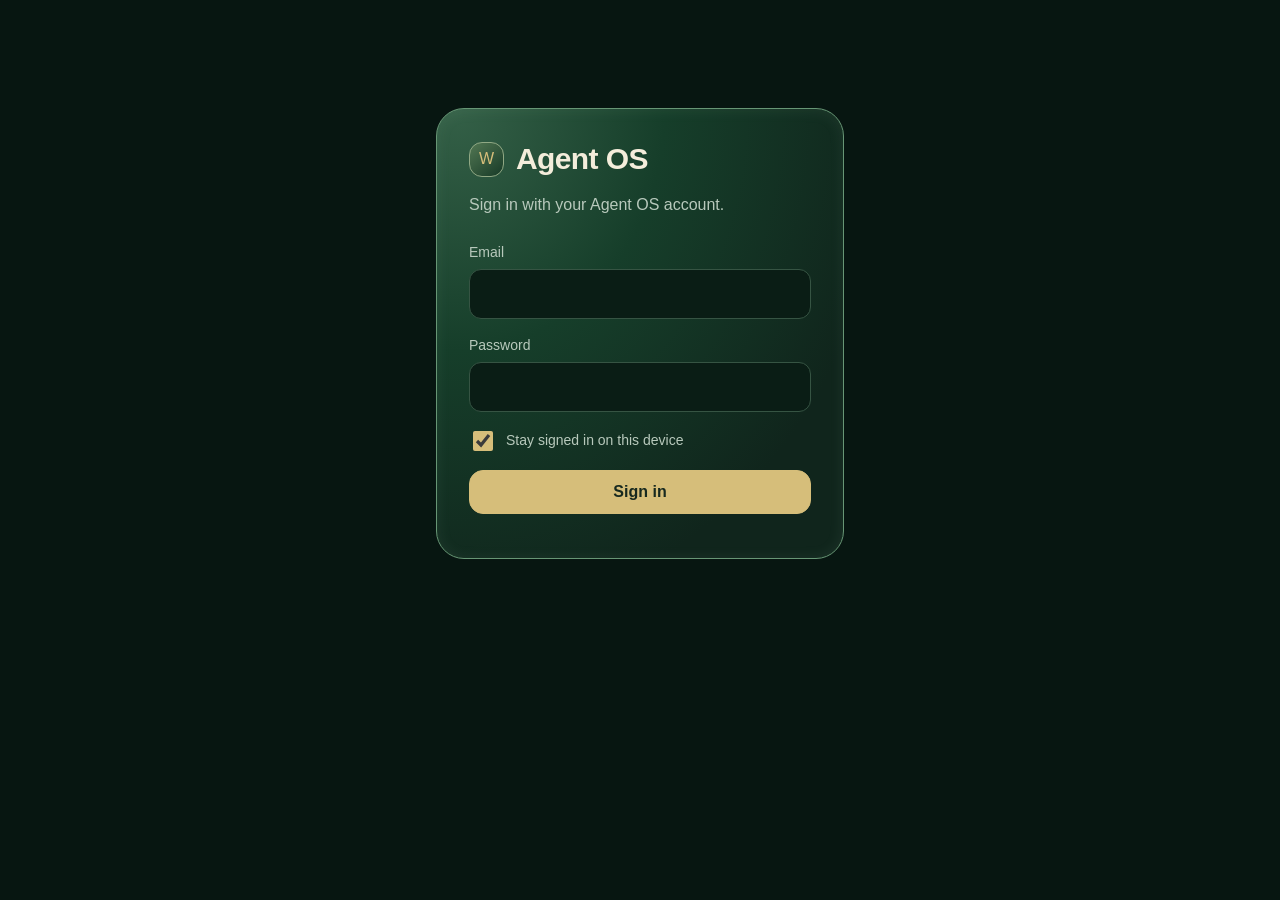
<file: backup/root-pre-agent-control-2026-10-28/index.html>
<!doctype html>
<html lang="en">
<head>
<meta charset="utf-8">
<meta name="viewport" content="width=device-width,initial-scale=1,viewport-fit=cover">
<meta name="theme-color" content="#071611">
<meta name="color-scheme" content="dark">
<meta name="referrer" content="no-referrer">
<meta http-equiv="Content-Security-Policy" content="default-src 'none'; script-src 'self' 'unsafe-inline'; style-src 'unsafe-inline'; img-src 'self' data:; connect-src https://fchitebejupdcpdartrk.supabase.co wss://fchitebejupdcpdartrk.supabase.co; manifest-src 'self'; worker-src 'self'; base-uri 'none'; form-action 'none';">
<meta name="apple-mobile-web-app-capable" content="yes">
<meta name="apple-mobile-web-app-status-bar-style" content="black-translucent">
<meta name="apple-mobile-web-app-title" content="Agent OS">
<link rel="icon" type="image/png" href="icons/favicon.png">
<link rel="apple-touch-icon" href="icons/apple-touch-icon.png">
<link rel="manifest" href="manifest.webmanifest">
<title>Agent OS</title>
<style>
/* Forest Studio (docs/design in the agent-os repo). Base styles come from the approved prototype. */

:root{--bg:#071611;--surface:#10251c;--raised:#173326;--text:#f4eddb;--muted:#b8c9bc;--accent:#d6be7a;--line:#365443;--cream:#f4eddb;--ink:#17291f;--radius:28px;font:16px/1.5 -apple-system,BlinkMacSystemFont,'Segoe UI',sans-serif;color-scheme:dark}*{box-sizing:border-box}body{margin:0;background:var(--bg);color:var(--text)}button,input,textarea,select{font:inherit}button,a{touch-action:manipulation}button{cursor:pointer;color:inherit;background:transparent;border:1px solid var(--line);border-radius:14px;min-height:44px;padding:9px 15px;display:inline-flex;align-items:center;justify-content:center;gap:8px}button:hover{background:#244335}button:disabled{opacity:.55;cursor:default}button:focus-visible,a:focus-visible,input:focus-visible,textarea:focus-visible,select:focus-visible{outline:3px solid var(--accent);outline-offset:3px}input,textarea,select{color:inherit;background:#0a1d15;border:1px solid var(--line);border-radius:12px;padding:12px;min-height:44px;width:100%}textarea{resize:vertical}h1,h2,h3,p{margin:0}h1{font-size:30px;line-height:1.2;letter-spacing:-.6px}h2{font-size:20px;line-height:1.3;letter-spacing:-.2px}h3{font-size:16px}small,.small{font-size:13px}p{line-height:1.55}.muted{color:var(--muted)}.label{font-size:12px;text-transform:uppercase;letter-spacing:1.2px;color:var(--muted)}.icon{width:20px;height:20px;fill:none;stroke:currentColor;stroke-width:1.7;stroke-linecap:round;stroke-linejoin:round;flex:none}.primary{background:var(--accent);color:var(--ink);border-color:var(--accent);font-weight:600}.primary:hover{background:#e3ce98}.secondary{background:#153426}.ghost{border-color:transparent}.circle{border-radius:50%;width:44px;padding:0;flex:none}.row{display:flex;align-items:center;gap:12px}.between{justify-content:space-between}.wrap{flex-wrap:wrap}.stack{display:grid;gap:16px}.badge{display:inline-flex;align-items:center;gap:6px;font-size:12px;border:1px solid var(--line);border-radius:99px;padding:3px 9px;white-space:nowrap}.badge.attention{color:#f2cd85}.dot{width:7px;height:7px;border-radius:50%;background:var(--accent)}.app{display:grid;grid-template-columns:210px 1fr;min-height:100vh}.sidebar{position:sticky;top:0;height:100vh;border-right:1px solid var(--line);padding:28px 20px;display:flex;flex-direction:column;gap:32px}.brand{font-size:20px;font-weight:650}.brand-mark{background:linear-gradient(140deg,#527753,#173a27);border:1px solid #90a884;border-radius:13px;width:35px;height:35px;display:grid;place-items:center;color:var(--accent)}.nav{display:grid;gap:5px}.nav a{display:flex;gap:12px;align-items:center;min-height:46px;border-radius:14px;padding:10px 14px;color:var(--muted);text-decoration:none;font-size:14px}.nav a:hover,.nav a.active{background:#244335;color:var(--text)}.sidebar-foot{margin-top:auto}.avatar{width:36px;height:36px;border-radius:50%;display:grid;place-items:center;background:#244335}.workspace{min-width:0;padding:24px 32px 40px;max-width:1600px;width:100%;margin:auto}.topbar{display:flex;align-items:center;justify-content:space-between;gap:16px;margin-bottom:24px}.search-button{justify-content:flex-start;max-width:380px;width:100%;color:var(--muted);font-size:14px}.top-actions{display:flex;gap:8px}.preview{border-radius:12px;background:#162c20;border:1px solid var(--line);padding:10px 14px;display:flex;align-items:center;justify-content:space-between;gap:12px;font-size:13px;margin-bottom:24px}.page-heading{margin-bottom:24px;display:flex;justify-content:space-between;align-items:flex-start;gap:16px}.home-grid{display:grid;grid-template-columns:minmax(0,1.6fr) minmax(310px,1fr);gap:24px}.panel{background:var(--surface);border:1px solid var(--line);border-radius:var(--radius);padding:24px;min-width:0}.elliot{background:radial-gradient(ellipse at 5% 0%,#346047 0%,#163e2a 38%,#10251c 80%);border-color:#679675;box-shadow:inset 0 1px 15px #a7d8b517}.orb{width:44px;height:44px;border-radius:50%;background:radial-gradient(circle at 32% 22%,#c3d4a6,#47735a 28%,#132b21 66%);border:1px solid #a7be8a;box-shadow:0 0 16px #98c7a124;display:grid;place-items:center;flex:none}.orb:after{content:'';background:var(--accent);width:6px;height:6px;border-radius:50%}.conversation{height:320px;overflow:auto;display:flex;flex-direction:column;gap:16px;padding:24px 0;scrollbar-width:thin;overscroll-behavior:contain}.message{max-width:92%;padding:14px 16px;background:#0e261b;border:1px solid #365443;border-radius:18px;white-space:pre-wrap;overflow-wrap:anywhere;font-size:15px}.message.user{align-self:flex-end;background:#274735}.message-footer{display:flex;flex-wrap:wrap;gap:6px;margin-top:10px}.source{min-height:30px;padding:4px 8px;font-size:12px;border-radius:8px}.composer{border:1px solid #66866c;border-radius:21px;background:#0c2018;padding:12px;display:grid;gap:10px}.composer textarea{background:transparent;border:0;padding:2px 0;min-height:50px;max-height:160px;font-size:16px}.composer-controls{display:flex;justify-content:space-between;align-items:center;gap:8px}.composer-controls .row{gap:6px}.chip{min-height:34px;font-size:12px;padding:4px 8px;border-radius:99px}.thread-select{width:auto;max-width:180px;padding:6px 9px;min-height:36px;font-size:13px}.cream{background:var(--cream);color:var(--ink);border-color:#e5d7b7}.cream .muted,.cream .label{color:#465848}.cream button{border-color:#b6bea6}.cream button:hover{background:#e5e6d4}.cream .primary{color:var(--cream);background:#173c29;border-color:#173c29}.cream .primary:hover{background:#245339}.cream .badge{border-color:#b6bea6}.approval-item{padding-top:18px;margin-top:16px;border-top:1px solid #cbd0bb}.scope{display:grid;grid-template-columns:80px 1fr;gap:7px;font-size:13px;margin:12px 0 16px}.briefing{padding:18px 0}.briefing p{margin-top:8px}.open-list{margin-top:16px}.list-row{padding:16px 0;border-bottom:1px solid var(--line);display:flex;align-items:center;justify-content:space-between;gap:12px}.list-row:last-child{border-bottom:0}.list-row p{font-size:13px;color:var(--muted);margin-top:4px}.widget-head{display:flex;justify-content:space-between;align-items:center;gap:12px}.widget-actions{display:flex;gap:4px}.widget-actions button{min-height:32px;width:32px;padding:0;font-size:18px}.widget{margin-bottom:20px}.progress{height:8px;border-radius:8px;background:#254636;overflow:hidden;margin:12px 0}.progress span{display:block;background:#99c4a0;height:100%;width:30%}.task-grid{display:grid;gap:16px}.task{padding:20px;border:1px solid var(--line);border-radius:20px;background:var(--surface)}.timeline{display:flex;gap:8px;margin:16px 0;flex-wrap:wrap}.stage{font-size:12px;border:1px solid var(--line);padding:5px 9px;border-radius:99px;color:var(--muted)}.stage.done{background:#30513b;color:var(--text)}.stage.current{border-color:var(--accent);color:var(--accent)}.tabs{display:flex;gap:8px;margin:16px 0;flex-wrap:wrap}.tabs button.active{background:#30513b}.note-grid{display:grid;grid-template-columns:repeat(auto-fit,minmax(250px,1fr));gap:16px}.note{padding:20px;background:var(--surface);border:1px solid var(--line);border-radius:18px}.note p{margin:12px 0}.mobile-nav{display:none}.toast{position:fixed;bottom:26px;left:50%;transform:translateX(-50%);z-index:50;background:var(--cream);color:var(--ink);border:1px solid #d0bf93;border-radius:15px;padding:14px 20px;max-width:min(90vw,650px);box-shadow:0 10px 30px #0005;font-size:14px}dialog{border:1px solid var(--line);border-radius:24px;background:var(--surface);color:var(--text);width:min(680px,calc(100vw - 32px));max-height:85dvh;padding:24px;overscroll-behavior:contain}dialog::backdrop{background:#020c08b5;backdrop-filter:blur(5px)}dialog h2{margin-bottom:16px}dialog p{margin:12px 0}dialog pre{white-space:pre-wrap;overflow-wrap:anywhere;background:#0a1d15;padding:16px;border-radius:12px;font:14px/1.6 inherit}dialog .dialog-top{display:flex;align-items:center;justify-content:space-between;gap:12px}dialog .dialog-top h2{margin:0}.dialog-content{margin-top:20px}.dialog-content label{display:grid;gap:8px;margin-bottom:16px}.dialog-content label.check{display:flex;align-items:center}.check input{width:20px;min-height:20px;accent-color:var(--accent)}.section-intro{max-width:700px;margin-bottom:24px}.empty{padding:20px 0;color:var(--muted)}.focus-mode .sidebar,.focus-mode .topbar,.focus-mode .preview,.focus-mode .support-column,.focus-mode .project-widget,.focus-mode .briefing-widget{display:none}.focus-mode .app{grid-template-columns:1fr}.focus-mode .home-grid{grid-template-columns:1fr}.focus-mode .workspace{max-width:1000px}.focus-mode .conversation{height:55dvh}.flat .elliot{background:var(--surface);box-shadow:none}.flat .orb,.flat .brand-mark{background:#294633;box-shadow:none}.flat dialog::backdrop{backdrop-filter:none}.sr-only{position:absolute;width:1px;height:1px;padding:0;margin:-1px;overflow:hidden;clip:rect(0,0,0,0);white-space:nowrap;border:0}[hidden]{display:none!important}.notice{padding:12px 16px;border:1px solid #86733e;border-radius:14px;color:#ecd497;background:#332b14;margin-bottom:20px}.dragging{opacity:.5}.micro{font-size:12px;color:var(--muted);margin-top:10px}kbd{font-size:12px;border:1px solid var(--line);border-radius:5px;padding:2px 5px}.inline-link{color:var(--accent)}
@media(min-width:1000px){.panel{transition:border-color .15s}.panel:hover{border-color:#63836b}}@media(max-width:1050px){.app{grid-template-columns:175px 1fr}.workspace{padding:24px}.home-grid{grid-template-columns:1fr}.support-column{display:grid;grid-template-columns:1fr 1fr;gap:20px}.support-column .widget{margin:0}.support-column .approval-widget{grid-column:1/-1}.conversation{height:300px}}@media(max-width:700px){.app{display:block}.sidebar{display:none}.workspace{padding:18px 16px calc(104px + env(safe-area-inset-bottom))}.topbar{margin-bottom:16px}.top-actions .pause-label{display:none}.preview{font-size:12px;align-items:flex-start}.preview button{min-height:32px;padding:3px 8px;white-space:nowrap;font-size:12px}.page-heading{margin-bottom:18px}h1{font-size:25px}.page-heading .muted{font-size:13px}.panel{padding:18px;border-radius:24px}.home-grid{gap:16px}.support-column{display:block}.support-column .widget{margin-bottom:16px}.conversation{height:270px}.message{font-size:14px}.mobile-nav{position:fixed;z-index:20;bottom:0;left:0;right:0;background:#071611ed;backdrop-filter:blur(12px);display:flex;justify-content:space-around;border-top:1px solid var(--line);padding:8px 6px calc(8px + env(safe-area-inset-bottom))}.mobile-nav a{color:var(--muted);text-decoration:none;display:flex;flex-direction:column;align-items:center;justify-content:center;gap:3px;font-size:11px;min-height:48px;min-width:58px;border-radius:14px}.mobile-nav a.active{color:var(--accent);background:#203c2b}.toast{bottom:calc(88px + env(safe-area-inset-bottom))}.thread-select{max-width:125px}.focus-mode .mobile-nav{display:none}.focus-mode .workspace{padding-bottom:24px}.focus-mode .conversation{height:50dvh}.widget-head h2{font-size:18px}.topbar .search-button span{font-size:13px}.search-button kbd{display:none}}
@media(prefers-reduced-motion:reduce){*{scroll-behavior:auto!important;transition:none!important;animation:none!important}}

/* Additions for live data */
.signin{max-width:440px;margin:12vh auto 0;padding:0 16px}
.signin .panel{padding:32px}
.signin label{display:grid;gap:6px;margin-bottom:16px}.signin label span{color:var(--muted);font-size:14px}
.signin .check{display:flex;align-items:center;gap:10px;color:var(--muted);font-size:14px}.signin .check input{width:20px;min-height:20px;accent-color:var(--accent)}
.err{color:#f0b3a1}
.nav a .count,.mobile-nav a .count{margin-left:auto;background:var(--accent);color:var(--ink);border-radius:99px;font-size:11px;font-weight:700;padding:1px 7px;line-height:1.5}
.mobile-nav a{position:relative}.mobile-nav a .count{position:absolute;top:2px;right:8px;margin:0}
.badge.ok{color:#a9d8b2}.badge.danger{color:#f0b3a1}.badge.attention{color:#e7c46f}.badge.ok .dot{background:#9fd3a9}.badge.danger .dot{background:#e7a38f}
.timeline{list-style:none;padding:0}.stage.failed{border-color:#e7a38f;color:#f0b3a1}
.message.pending{border-style:dashed}.message.pending p{margin-top:4px;color:var(--muted)}.message.failed{border-color:#86523f}
.review-answer{max-width:none;margin-top:12px}
.trust{margin-top:12px;line-height:1.6}
.obs-link{color:inherit;text-decoration:underline;text-underline-offset:2px;overflow-wrap:anywhere}
.bot.inactive{opacity:.6}.bot .thread-select{flex:1 1 180px;min-width:0;max-width:100%}.note-suggestion pre{white-space:pre-wrap}
.state-returned{color:#a9d8b2}.state-blocked,.state-failed,.state-stale{color:#f0b3a1}.state-running{color:var(--accent)}
.stat{font-size:30px;font-weight:600;line-height:1.2;margin:8px 0 4px}
.note h2{font-size:18px}.note .list-row:first-of-type{padding-top:8px}
.control-grid{grid-template-columns:repeat(auto-fit,minmax(300px,1fr))}
#connect-grok:active,#grok-confirm:active,#grok-dismiss:active,#jev-auto:active{transform:scale(.98)}
.scope dd{margin:0;white-space:pre-wrap;overflow-wrap:anywhere}.scope dt{opacity:.8}
.cream .scope dt{color:#465848;opacity:1}.cream details summary{min-height:44px;display:flex;align-items:center;cursor:pointer;font-size:14px}
.approval-item:first-child{border-top:0;margin-top:8px;padding-top:4px}
.form-pair{gap:12px;align-items:flex-start}.form-pair label{flex:1 1 160px}
dialog h3{margin:20px 0 8px}dialog details{margin:8px 0}dialog form label{display:grid;gap:6px;margin-bottom:16px}dialog form label span{color:var(--muted);font-size:14px}
.notice.row{padding:8px 8px 8px 16px}
.composer .micro{margin-top:0}
.focus-mode .support-column{display:none}
.widget[draggable=true]{cursor:default}
dialog pre{font-family:inherit}
#pause-button,.brand{white-space:nowrap}
.note-grid{align-items:start}
.elliot{display:flex;flex-direction:column;align-self:start}
.elliot .conversation{height:max(320px,calc(100dvh - 400px))}
.focus-mode .elliot .conversation{height:calc(100dvh - 330px)}
.elliot-head>.row{min-width:0}.elliot-head{flex-wrap:nowrap;align-items:flex-start}
/* Home board */
@keyframes rise{from{opacity:0;transform:translateY(14px)}to{opacity:1;transform:none}}
@keyframes ringIn{from{stroke-dashoffset:var(--full)}}
@keyframes breathe{0%,100%{box-shadow:0 0 14px #98c7a130,0 0 0 0 #9fd3a944}50%{box-shadow:0 0 30px #98c7a160,0 0 0 10px #9fd3a900}}
@keyframes spin{to{transform:rotate(360deg)}}
@keyframes pulse{0%{box-shadow:0 0 0 0 currentColor}70%{box-shadow:0 0 0 7px transparent}100%{box-shadow:0 0 0 0 transparent}}
.enter .rise{animation:rise .55s cubic-bezier(.2,.8,.2,1) both;animation-delay:calc(min(var(--i,0),14) * 45ms)}
.enter .ring-fill{animation:ringIn 1.1s cubic-bezier(.2,.8,.2,1) both .15s}
.ring-fill{transition:stroke-dashoffset .6s}
.dot.pulse{color:#f2cd8566;animation:pulse 1.8s infinite}.badge.ok .dot.pulse{color:#9fd3a955}
.button-link{color:var(--accent);text-decoration:none;font-size:14px;display:inline-flex;align-items:center;min-height:44px}.button-link:hover{text-decoration:underline}
.hero{display:grid;grid-template-columns:1fr auto;gap:28px;align-items:center;padding:28px 32px;margin-bottom:20px;position:relative;overflow:hidden}
.hero:before{content:'';position:absolute;inset:-40% -10% auto auto;width:420px;height:420px;border-radius:50%;background:radial-gradient(circle,#d6be7a1c,transparent 65%);pointer-events:none}
.hero-main{display:grid;grid-template-columns:minmax(0,1fr);gap:14px;min-width:0}.hero-top{gap:16px}.hero h1{font-size:32px}
.hero-orb{width:58px;height:58px;position:relative}.hero-orb.live{animation:breathe 4s ease-in-out infinite}
.hero-orb.busy:before{content:'';position:absolute;inset:-6px;border-radius:50%;border:2px solid transparent;border-top-color:var(--accent);border-right-color:#d6be7a55;animation:spin 1.4s linear infinite}
.hero-orb.sleep{filter:saturate(.4) brightness(.8)}
.hero-line{font-size:18px;color:var(--text);max-width:640px}
.quick-ask{display:flex;flex-wrap:wrap;align-items:center;gap:8px;background:#0b1f17cc;border:1px solid #66866c;border-radius:20px;padding:6px 6px 6px 16px;max-width:720px;transition:border-color .2s,box-shadow .2s}
.quick-ask:focus-within{border-color:var(--accent);box-shadow:0 0 0 4px #d6be7a22}
.quick-ask>.icon{color:var(--muted)}.quick-ask input{border:0;background:transparent;min-width:0;flex:1 1 120px;padding:10px 4px;outline:none}
.quick-ask input:focus-visible{outline:none}.quick-ask .thread-select{max-width:130px;background:#10251c}
.model-choice{display:grid;gap:4px;min-width:0}.model-choice select{width:100%;max-width:none;min-height:44px}
.quick-ask .model-choice{flex:1 1 120px;max-width:160px}
.elliot-model{display:grid;grid-template-columns:minmax(0,1fr);gap:8px;margin:16px 0}
.elliot-model .model-choice{max-width:320px}.elliot-model p{margin:0}
.hero-links{gap:16px}.hero-links .micro{margin:0}
.hero-gauge{display:grid;justify-items:center;gap:6px;text-align:center}
.gauge-ring{position:relative;width:118px;height:118px}.gauge-text{position:absolute;inset:0;display:grid;place-content:center;line-height:1.1}
.gauge-text strong{font-size:30px;font-weight:650}.gauge-text span{font-size:12px;color:var(--muted)}
.tiles{display:grid;grid-template-columns:repeat(4,1fr);gap:14px;margin-bottom:24px}
.tile{position:relative;display:grid;grid-template-columns:auto 1fr;grid-template-rows:auto auto;column-gap:14px;justify-items:start;align-items:center;text-align:left;
 padding:16px 18px;border-radius:20px;background:var(--surface);min-height:84px;overflow:hidden;transition:transform .18s,border-color .18s,background .18s}
.tile:hover{transform:translateY(-2px);background:var(--surface);border-color:#63836b}.tile:active{transform:translateY(0) scale(.98)}
.tile-icon{grid-row:1/3;width:40px;height:40px;border-radius:12px;display:grid;place-items:center;background:#1b3a2b;color:var(--muted)}
.tile-num{font-size:28px;font-weight:650;line-height:1.1;font-variant-numeric:tabular-nums}.tile-label{font-size:13px;color:var(--muted)}
.tile.hot{border-color:#8a7440;background:linear-gradient(135deg,#2c2a16,#10251c 70%)}.tile.hot .tile-icon{background:var(--accent);color:var(--ink)}
.glow{--mx:50%;--my:-200px}
.glow:after{content:'';position:absolute;inset:0;border-radius:inherit;pointer-events:none;opacity:0;transition:opacity .25s;
 background:radial-gradient(260px circle at var(--mx) var(--my),#d6be7a17,transparent 70%)}
.glow:hover:after{opacity:1}
.board{display:grid;gap:20px;align-content:start;min-width:0}
.board-head{margin-top:4px}.board-head h2{font-size:22px}
.filter-bar{display:flex;gap:6px;flex-wrap:wrap}
.chip.filter{gap:8px;padding:4px 12px;min-height:36px;font-size:13px;color:var(--muted)}
.chip.filter.active{background:var(--accent);color:var(--ink);border-color:var(--accent);font-weight:600}
.chip-count{font-size:11px;background:#ffffff14;border-radius:99px;padding:0 7px}.chip.filter.active .chip-count{background:#17291f22}
.project-grid{display:grid;grid-template-columns:repeat(auto-fill,minmax(300px,1fr));gap:16px;align-items:start}
.project-card{position:relative;padding:20px;border-radius:22px;background:linear-gradient(180deg,color-mix(in srgb,var(--hue) 9%,var(--surface)),var(--surface) 120px);
 border:1px solid var(--line);border-top:3px solid var(--hue);transition:transform .18s,border-color .18s,box-shadow .18s;display:grid;gap:14px}
.project-card:hover{box-shadow:0 14px 34px #0006;border-color:color-mix(in srgb,var(--hue) 45%,var(--line));border-top-color:var(--hue)}
.pc-head{display:flex;align-items:center;gap:14px}.pc-title{flex:1;min-width:0}.pc-title h2{font-size:19px}.pc-title p{margin-top:2px}
.pc-ring{position:relative;width:52px;height:52px;flex:none}.pc-pct{position:absolute;inset:0;display:grid;place-items:center;font-size:12px;font-weight:600}
.lane-bar{display:flex;gap:3px;height:8px;border-radius:8px;overflow:hidden}.lane-bar.empty-bar{background:#254636}
.seg{min-width:8px;border-radius:3px}
.lane-needs{--lane:#e7c46f}.lane-review{--lane:#f4eddb}.lane-running{--lane:#9fd3a9}.lane-bot{--lane:#8fb4e3}.lane-queued{--lane:#4f6f5c}
.seg{background:var(--lane)}.seg.lane-running{animation:pulse 1.8s infinite;color:#9fd3a955}
.board-list{display:grid;gap:4px}
.board-row{display:flex;align-items:flex-start;gap:12px;justify-content:flex-start;text-align:left;border:1px solid transparent;border-radius:14px;padding:9px 10px;width:100%;min-height:52px}
.board-row:hover{background:#ffffff08;border-color:var(--line)}
.lane-dot{width:9px;height:9px;border-radius:50%;background:var(--lane);margin-top:7px;flex:none}
.board-row.lane-running .lane-dot{animation:pulse 1.8s infinite;color:#9fd3a955}
.board-text{display:grid;min-width:0}.board-title{font-size:14px;overflow:hidden;text-overflow:ellipsis;white-space:nowrap}
.board-meta{font-size:12px;color:var(--muted);overflow:hidden;text-overflow:ellipsis;white-space:nowrap}
.pc-foot{display:flex;justify-content:space-between;align-items:center;gap:8px;flex-wrap:wrap}.pc-foot .row{gap:2px}
.small-btn{min-height:36px;padding:4px 10px;font-size:13px;border-radius:12px}.small-btn .icon{width:16px;height:16px}
.pc-empty{padding:4px 0}
.quiet{display:flex;flex-wrap:wrap;gap:8px;align-items:center}.quiet .chip{gap:8px;padding:4px 12px}
.hue-dot{width:8px;height:8px;border-radius:50%;background:var(--hue)}
.tag-chip{display:inline-flex;align-items:center;gap:6px;padding:2px 10px;border-radius:99px;border:1px solid #ffffff1f;background:#ffffff0a;color:inherit;font:inherit;font-size:12px;min-height:24px}
button.tag-chip{cursor:pointer}.msg-tag{margin-bottom:6px}
.thread-filters{display:flex;gap:6px;overflow-x:auto;padding:2px 0 10px;scrollbar-width:none}.thread-filters .chip{flex:none}
.tiles.big-actions{grid-template-columns:repeat(3,1fr)}.big-actions .tile{min-height:96px}.big-actions .tile-num{font-size:30px}
.scope.essentials{margin:10px 0}
.brain input[type=search]{width:100%;margin-bottom:12px}
.brain-tree{display:grid;gap:2px}.folder summary{display:flex;align-items:center;gap:10px;min-height:44px;cursor:pointer;list-style:none}
.folder summary::-webkit-details-marker{display:none}.folder-name{flex:1;font-weight:600}.folder-body{padding-left:18px;border-left:1px solid #ffffff14;margin-left:9px}
.note-link{display:flex;align-items:center;gap:10px;min-height:44px;color:inherit;text-decoration:none;overflow-wrap:anywhere}.note-link:hover{color:var(--accent)}
.lineup{padding:20px 22px;min-width:0;max-width:100%}
.lineup-row{display:flex;gap:6px;overflow-x:auto;padding:14px 2px 4px;scrollbar-width:thin;scroll-snap-type:x proximity;min-width:0;max-width:100%}
.bot-grid{display:grid;grid-template-columns:minmax(0,1fr);gap:16px}
.bot-cmd{display:grid;gap:8px;margin-top:12px}
.bot-cmd button,.bot-cmd textarea,.bot-cmd select{min-height:44px}
.bot-live{font:600 12px/1.2 ui-monospace,'SF Mono',Menlo,monospace;letter-spacing:.04em;text-transform:uppercase}
.bot-live.live-working{color:#9fd3a9}.bot-live.live-claimed{color:#8fb4e3}.bot-live.live-blocked{color:#e7c46f}.bot-live.live-done{color:#a9d8b2}.bot-live.live-idle{color:var(--muted)}
.bot-result{overflow-wrap:anywhere;white-space:pre-wrap}
@media(min-width:768px){.bot-grid{grid-template-columns:repeat(2,minmax(0,1fr))}}
.lineup-bot{flex-direction:column;border:0;border-radius:16px;padding:8px 6px;min-width:84px;max-width:84px;gap:6px;scroll-snap-align:start;transition:transform .18s,background .18s}
.lineup-bot:hover{transform:translateY(-3px);background:#ffffff0a}
.lineup-name{font-size:13px;font-weight:600}.lineup-role{font-size:11px;color:var(--muted);line-height:1.25;max-height:2.5em;overflow:hidden;text-align:center;display:-webkit-box;-webkit-line-clamp:2;-webkit-box-orient:vertical}
.avatar-ring{--s:52px;position:relative;width:var(--s);height:var(--s);border-radius:50%;padding:3px;flex:none;background:#2a4636;display:inline-block}
.avatar-ring.busy{background:conic-gradient(var(--accent) var(--p),#2a4636 0)}
.bot-face{width:100%;height:100%;border-radius:50%;display:grid;place-items:center;font-size:calc(var(--s) * .3);font-weight:650;color:var(--text);border:2px solid var(--bg)}
.bot-count{position:absolute;right:-3px;top:-3px;min-width:20px;height:20px;border-radius:10px;background:var(--accent);color:var(--ink);font-size:11px;font-weight:700;display:grid;place-items:center;padding:0 5px;border:2px solid var(--bg)}
.feed{list-style:none;margin:12px 0 0;padding:0;position:relative}
.feed:before{content:'';position:absolute;left:5px;top:10px;bottom:10px;width:2px;background:var(--line)}
.feed-item{display:flex;gap:12px;align-items:flex-start;padding:8px 0;position:relative}
.feed-dot{width:12px;height:12px;border-radius:50%;background:var(--surface);border:2px solid #6f8f78;margin-top:5px;flex:none;z-index:1}
.feed-done .feed-dot,.feed-run .feed-dot{border-color:#9fd3a9;background:#2f5a3e}.feed-fail .feed-dot{border-color:#e7a38f}.feed-note .feed-dot{border-color:var(--accent)}
.feed-running .feed-dot{border-color:#9fd3a9;animation:pulse 1.8s infinite;color:#9fd3a955}
.feed-body{flex:1;min-width:0}.feed-body p{font-size:13px;overflow-wrap:anywhere}.feed-body .micro{margin-top:2px}
.up-next{list-style:none;padding:0;margin:12px 0 0;display:grid;gap:10px}
.up-next li{display:flex;align-items:center;gap:12px}.up-next li>div{flex:1;min-width:0}
.when{font-size:12px;color:var(--accent);white-space:nowrap}.small-orb{width:36px;height:36px}
.routines-off{margin-top:12px}.routines-off summary{cursor:pointer;font-size:13px;color:var(--muted);min-height:36px;display:flex;align-items:center}
.routine.off strong{color:var(--muted)}
.switch{position:relative;width:52px;min-width:52px;height:30px;min-height:30px;border-radius:99px;padding:0;background:#254636;border-color:#3e604c;transition:background .2s}
.switch .knob{position:absolute;left:3px;top:3px;width:22px;height:22px;border-radius:50%;background:var(--muted);transition:transform .22s cubic-bezier(.3,1.4,.5,1),background .2s}
.switch.on{background:var(--accent);border-color:var(--accent)}.switch.on .knob{transform:translateX(22px);background:var(--ink)}
.switch:hover{background:#2e5440}.switch.on:hover{background:#e3ce98}
.routines-panel{margin-top:24px}
.day-picker{display:flex;gap:4px;flex-wrap:wrap;margin-top:8px}.day-picker .day{display:block;margin:0}
.day input{position:absolute;opacity:0;width:1px;height:1px}.day span{display:grid;place-items:center;min-width:44px;min-height:40px;border:1px solid var(--line);border-radius:12px;font-size:13px;cursor:pointer}
.day input:checked+span{background:var(--accent);color:var(--ink);border-color:var(--accent);font-weight:600}.day input:focus-visible+span{outline:3px solid var(--accent);outline-offset:2px}
.summary-table{width:100%;border-collapse:collapse;font-size:13px}.summary-table th,.summary-table td{text-align:left;padding:6px 8px;border-bottom:1px solid var(--line)}.summary-table th{color:var(--muted);font-weight:500}
.chat-page .elliot .conversation{height:max(360px,calc(100dvh - 330px))}
.flat .tile.hot{background:var(--surface)}.flat .hero:before,.flat .glow:after{display:none}.flat .project-card{background:var(--surface)}
@media(max-width:1050px){.tiles{grid-template-columns:repeat(2,1fr)}.tiles.big-actions{grid-template-columns:repeat(3,1fr)}}
@media(min-width:701px) and (max-width:1100px){.hero{grid-template-columns:minmax(0,1fr)}}
@media(max-width:700px){.hero{grid-template-columns:1fr;padding:20px;gap:18px}.hero h1{font-size:25px}.hero-orb{width:46px;height:46px}.hero-line{font-size:16px}
 .hero-gauge{grid-template-columns:auto 1fr;justify-items:start;text-align:left;column-gap:14px;align-items:center}.hero-gauge .gauge-ring{grid-row:1/3;width:84px;height:84px}
 .hero-gauge .ring{width:84px;height:84px}.gauge-text strong{font-size:22px}
 .quick-ask{flex-wrap:wrap;padding:6px 6px 6px 14px}.quick-ask input{flex:1 1 60%}.quick-ask .thread-select{max-width:none;flex:1}
 .tiles{gap:10px;margin-bottom:18px}.tile{padding:12px;min-height:72px;column-gap:10px}.tile-icon{width:34px;height:34px}.tile-num{font-size:23px}.tile-label{font-size:12px}
 /* The phone's three action tiles are narrow: keep the words inside them. */
 .big-actions .tile{grid-template-columns:1fr;align-content:start;row-gap:6px}.big-actions .tile-icon{grid-row:auto}
 .big-actions .tile-num{font-size:23px}.big-actions .tile[data-tile=ask] .tile-num{font-size:19px}
 .project-grid{grid-template-columns:1fr}.board-head{gap:10px}.lineup{padding:16px}.hero-links .micro{display:none}}
/* Forest plus glow */
.hold{position:relative;overflow:hidden;-webkit-user-select:none;user-select:none;-webkit-touch-callout:none}.hold-label{position:relative}
.hold-fill{position:absolute;inset:0;transform-origin:left;transform:scaleX(0);background:#ffffff40;pointer-events:none}
.hold.holding .hold-fill{transform:scaleX(1);transition:transform var(--hold,650ms) linear}.hold.holding{transform:scale(.97)}
.burst{position:fixed;border-radius:50%;pointer-events:none;z-index:60;box-shadow:0 0 6px currentColor}
@keyframes drift1{0%,100%{transform:translate(0,0) scale(1)}50%{transform:translate(-60px,30px) scale(1.15)}}
@keyframes drift2{0%,100%{transform:translate(0,0) scale(1)}50%{transform:translate(50px,-25px) scale(.9)}}
@keyframes float{0%,100%{transform:translateY(0)}50%{transform:translateY(-4px)}}
@keyframes tickOn{from{stroke:#ffffff14}}
.hero{background:linear-gradient(150deg,#1d4a35 0%,#0f2a1f 55%,#0b1d16 100%);border-color:#4f7c60;box-shadow:0 20px 60px #00000070,inset 0 1px 0 #ffffff14}
.hero:before{display:none}.hero>*:not(.blob){position:relative;z-index:1}
.blob{position:absolute;border-radius:50%;filter:blur(50px);pointer-events:none;opacity:.55}
.blob.b1{width:340px;height:340px;right:-60px;top:-120px;background:radial-gradient(circle,#d6be7a,#d6be7a00 70%);animation:drift1 16s ease-in-out infinite}
.blob.b2{width:300px;height:300px;left:30%;bottom:-170px;background:radial-gradient(circle,#4fb39a,#4fb39a00 70%);animation:drift2 19s ease-in-out infinite}
.gauge-ring{width:150px;height:150px}.gauge-text{gap:6px;justify-items:center}.gauge-text span{font-size:11px;letter-spacing:.4px}
.dial .tick{stroke:#ffffff1c}.dial .tick.on{stroke:var(--accent);filter:drop-shadow(0 0 3px #d6be7a88)}.dial .tick.on.full{stroke:#e7a38f}
.enter .dial .tick.on{animation:tickOn .4s both;animation-delay:var(--d)}
.dot-num{display:inline-flex;line-height:0}.dots .lit{filter:drop-shadow(0 0 2px #d6be7a99)}
.tile{background:linear-gradient(160deg,#173326cc,#0e221acc);backdrop-filter:blur(10px);box-shadow:inset 0 1px 0 #ffffff0d}
.tile.hot{background:linear-gradient(150deg,#5a4a1d,#2a2614 55%,#10251c);border-color:#a88d4b;box-shadow:0 10px 30px #d6be7a1f,inset 0 1px 0 #ffffff1a}
.project-card{overflow:hidden;background:linear-gradient(165deg,color-mix(in srgb,var(--hue) 22%,#10251c) 0%,#10251c 55%);border:1px solid color-mix(in srgb,var(--hue) 30%,var(--line));border-top-width:1px;
 box-shadow:inset 0 1px 0 #ffffff12}
.project-card:before{content:'';position:absolute;width:220px;height:220px;right:-70px;top:-90px;border-radius:50%;background:radial-gradient(circle,color-mix(in srgb,var(--hue) 55%,transparent),transparent 70%);filter:blur(30px);opacity:.6;pointer-events:none}
.project-card>*{position:relative}
.project-card:hover{box-shadow:0 18px 40px #0007,0 0 0 1px color-mix(in srgb,var(--hue) 40%,transparent),inset 0 1px 0 #ffffff12}
.pc-emoji{font-size:22px;line-height:1}
.lineup{background:linear-gradient(160deg,#162f24,#0e211a);overflow:hidden}
.avatar-ring{background:hsl(var(--bh) 30% 30%);box-shadow:0 0 18px hsl(var(--bh) 60% 50% / .25)}
.avatar-ring.busy{background:conic-gradient(hsl(var(--bh) 70% 65%) var(--p),hsl(var(--bh) 25% 25%) 0);box-shadow:0 0 22px hsl(var(--bh) 70% 55% / .45)}
.bot-face{background:radial-gradient(circle at 35% 25%,hsl(var(--bh) 45% 42%),hsl(var(--bh) 40% 18%) 75%)}
.lineup-bot .avatar-ring{animation:float 5s ease-in-out infinite}.lineup-bot:nth-child(3n+2) .avatar-ring{animation-delay:-1.6s}.lineup-bot:nth-child(3n) .avatar-ring{animation-delay:-3.2s}
.heat-wrap{margin:14px 0 4px}
.heat-grid{display:grid;grid-template-rows:repeat(7,1fr);grid-auto-flow:column;grid-auto-columns:max-content;gap:6px;justify-content:start}
.heat{width:14px;height:14px;border-radius:50%;display:inline-block;background:#ffffff12}
.heat.l1{background:#3f7a58}.heat.l2{background:#7fc8a0;box-shadow:0 0 6px #7fc8a066}.heat.l3{background:var(--accent);box-shadow:0 0 8px #d6be7a88}
.heat.future{background:transparent;border:1px dashed #ffffff18}.heat.today{outline:2px solid var(--text);outline-offset:1px}
.heat-legend{display:flex;justify-content:space-between;align-items:center;gap:8px}.heat-legend .heat{width:9px;height:9px}
.circle-link{display:none}
.flat .blob,.flat .project-card:before{display:none}.flat .tile,.flat .lineup{background:var(--surface);backdrop-filter:none}
@media(max-width:700px){
 .gauge-ring{width:96px;height:96px}.hero-gauge .dial{width:96px;height:96px}.hero-gauge .gauge-ring{width:96px;height:96px}
 .hero-gauge .dot-num svg{width:auto;height:22px}
 .circle-link{display:grid;place-items:center;width:44px;height:44px;border-radius:50%;border:1px solid var(--line);color:var(--text)}
 .mobile-nav{left:12px;right:12px;bottom:calc(10px + env(safe-area-inset-bottom));border:1px solid #ffffff1a;border-radius:28px;background:#0b1d16e6;backdrop-filter:blur(16px);
  padding:6px;box-shadow:0 12px 40px #000a;justify-content:space-between;align-items:center}
 .mobile-nav a{min-width:0;flex:1;font-size:10px}.mobile-nav a span:not(.count){max-width:100%;overflow:hidden;text-overflow:ellipsis;white-space:nowrap}
 .mobile-nav a[href="#chat"]{flex:none;width:58px;height:58px;min-height:58px;border-radius:50%;margin:-22px 4px 0;background:radial-gradient(circle at 35% 25%,#f0dca0,#d6be7a 45%,#9c8442);color:var(--ink);
  box-shadow:0 8px 24px #d6be7a55,0 0 0 4px #0b1d16}
 .mobile-nav a[href="#chat"] span:not(.count){display:none}.mobile-nav a[href="#chat"] .icon{width:24px;height:24px}
 .mobile-nav a[href="#chat"].active{background:radial-gradient(circle at 35% 25%,#fff0c4,#e3ce98 45%,#b39a55);color:var(--ink)}
 .workspace{padding-bottom:calc(120px + env(safe-area-inset-bottom))}.toast{bottom:calc(100px + env(safe-area-inset-bottom))}
}
/* Home widgets: a grid you can rearrange */
@keyframes wiggleA{0%,100%{transform:scale(.985) rotate(-.3deg)}50%{transform:scale(.985) rotate(.3deg)}}
@keyframes wiggleB{0%,100%{transform:scale(.985) rotate(.3deg)}50%{transform:scale(.985) rotate(-.3deg)}}
/* Five tile sizes on a 12-column grid: small a quarter, normal a third, wide two thirds, tall two rows, full width. */
.w-grid{display:grid;grid-template-columns:repeat(12,minmax(0,1fr));gap:20px;grid-auto-flow:row dense;align-items:start}
.w{min-width:0;position:relative;border-radius:24px;grid-column:span 4}.w-small{grid-column:span 3}.w-wide{grid-column:span 8}.w-full{grid-column:1/-1}
.w-tall{grid-row:span 2}.w-tall>.w-body,.w-tall>.w-body>*{min-height:560px}.w-tall>.w-body>*{height:100%}
.w .hero,.w .tiles,.w .widget{margin:0}.w .projects-w{display:grid;gap:16px}
.w-bar{display:flex;align-items:center;gap:8px;padding:6px 6px 10px}
.w-name{font-size:14px;flex:1;min-width:0;overflow:hidden;text-overflow:ellipsis;white-space:nowrap}
.w-grip{width:44px;min-height:40px;padding:0;border-radius:12px;cursor:grab;touch-action:none;background:#d6be7a1f;border-color:#d6be7a55}
.w-grip:active{cursor:grabbing}.grip-dots{width:14px;height:18px;background:radial-gradient(circle,var(--accent) 1.6px,transparent 2px) 0 0/7px 6px}
.w-tools{display:flex;gap:4px}.w-tool{min-height:36px;padding:4px 10px;font-size:12px;border-radius:10px}
.w-grid.editing,body.w-dragging{-webkit-user-select:none;user-select:none}
.w-grid.editing .w{outline:1px dashed #d6be7a66;outline-offset:6px;background:#d6be7a08}
.w-grid.editing .w:nth-child(odd) .w-body{animation:wiggleA .5s ease-in-out infinite}.w-grid.editing .w:nth-child(even) .w-body{animation:wiggleB .5s ease-in-out infinite .1s}
.w-grid.editing .w-body{pointer-events:none;opacity:.8;transform:scale(.985);transform-origin:top center;transition:opacity .2s,transform .2s}
.w-grid.editing .w-body .rise{animation:none}
.w.w-slot{animation:none!important;outline:2px dashed var(--accent);background:#d6be7a10}.w.w-slot>*{visibility:hidden}
.w-ghost{position:fixed;z-index:70;pointer-events:none;margin:0;border-radius:24px;box-shadow:0 30px 70px #000c,0 0 0 1px #d6be7a66;animation:none!important;will-change:transform,left,top;overflow:hidden}
.w-ghost .w-body{opacity:1;transform:none}
.customize-bar{position:sticky;top:8px;z-index:30;display:flex;justify-content:space-between;align-items:center;gap:12px;flex-wrap:wrap;
 padding:12px 12px 12px 18px;margin-bottom:20px;border:1px solid #a88d4b;border-radius:20px;background:#1a2a1ef2;backdrop-filter:blur(14px);box-shadow:0 12px 30px #0008}
.add-w{gap:6px;padding:4px 12px}.add-w .icon{width:14px;height:14px}
.customize-foot{display:flex;justify-content:center;margin-top:20px}
body.editing-home .mobile-nav{opacity:.35;pointer-events:none}
@media(max-width:1050px){.w,.w-small{grid-column:span 6}.w-wide,.w-full{grid-column:1/-1}}
@media(max-width:700px){.w-grid{grid-template-columns:1fr;gap:16px}.w,.w-small,.w-wide,.w-full{grid-column:1/-1}.w-tall{grid-row:auto}.customize-bar{top:4px}.w-tool{padding:4px 8px}
 .w-tall>.w-body,.w-tall>.w-body>*{min-height:70dvh}
 /* A small tile on the phone shows its top part; Show all opens the rest. Still one column. */
 .w-small:not(.w-open)>.w-body{max-height:200px;overflow:hidden;-webkit-mask-image:linear-gradient(180deg,#000 70%,transparent);mask-image:linear-gradient(180deg,#000 70%,transparent)}
 .w-expand{margin:4px auto 0;display:flex}
 .small-btn,.w-tool,.chip.filter,.source{min-height:44px}}
@media(max-width:700px){.elliot .conversation{height:52dvh}.elliot-head .muted{font-size:13px}.composer-controls{flex-wrap:wrap}.thread-select{max-width:none;flex:1}.composer-controls>.row:first-child{flex:1 1 100%;flex-wrap:wrap}.composer-controls .thread-select{min-width:0;flex:1 1 30%}.composer-controls>.row:last-child{margin-left:auto}
 .page-heading{flex-wrap:wrap}.scope{grid-template-columns:1fr}.scope dt{margin-top:6px}}
/* Home features: undo toast, usage rings, quick actions, goals, stuck badges, audit log */
.toast{display:flex;align-items:center;gap:14px}
/* Pending undos stack above the message toast; each stays until it sends or is undone. */
.toast-stack{position:fixed;bottom:26px;left:50%;transform:translateX(-50%);z-index:50;display:flex;flex-direction:column;align-items:center;gap:8px;width:max-content;max-width:min(90vw,650px);pointer-events:none}
/* The message keeps its old width (half the screen) so it covers as little as before; undo rows get more room. */
.toast-stack .toast{position:static;transform:none;pointer-events:auto;max-width:100%}.toast-stack #toast{max-width:min(50vw,650px)}.undos{display:flex;flex-direction:column;gap:8px;align-items:center}
@media(max-width:700px){.toast-stack{bottom:calc(100px + env(safe-area-inset-bottom))}}.toast-undo{pointer-events:auto;background:var(--cream);color:var(--ink);border-color:var(--accent);min-height:44px;padding:8px 20px;font-weight:600;box-shadow:0 8px 24px #0005}
.usage-rings{display:flex;flex-wrap:wrap;justify-content:center;gap:6px 14px;margin:10px 0 12px}.urow{display:flex;align-items:center;gap:8px;font-size:13px}.urow>span{display:grid;line-height:1.2}.urow .micro{margin:0}.urow.off{opacity:.55}
.hero-gauge .usage-rings .ring{width:30px;height:30px}.hero-gauge .usage-rings{grid-column:1/-1;justify-self:stretch}
.quick-grid{display:grid;grid-template-columns:repeat(auto-fill,minmax(140px,1fr));gap:10px;margin-top:14px}
.quick-btn{flex-direction:column;align-items:flex-start;justify-content:flex-start;text-align:left;gap:2px;min-height:68px;padding:12px 14px;border-radius:18px;background:#0e261b}
.quick-btn .micro{margin:0}.quick-btn:active{transform:scale(.97)}.quick-edit{align-items:center;justify-content:center;flex-direction:row;border-style:dashed;background:transparent;color:var(--muted)}
.goal{display:grid;gap:8px;width:100%;text-align:left;justify-content:stretch;margin:12px 0 4px;padding:10px 12px;border-radius:14px;border-color:color-mix(in srgb,var(--hue,#d6be7a) 45%,var(--line));background:color-mix(in srgb,var(--hue,#d6be7a) 8%,transparent)}
.goal-text{display:grid;gap:2px}.goal-text .micro{margin:0}.goal.late .micro{color:#f0b3a1}
.goal-bar{display:block;height:6px;border-radius:6px;background:#254636;overflow:hidden}.goal-bar span{display:block;height:100%;background:var(--hue,#d6be7a);border-radius:6px;transition:width .6s cubic-bezier(.2,.8,.2,1)}
.goal-add{margin:10px 0 0;color:var(--muted)}.milestone .check{display:flex;gap:10px;align-items:center;margin:0}.ms-form{margin-top:12px;gap:8px}.ms-form input[type=text],.ms-form #ms-title{flex:1 1 180px;width:auto}.ms-form input[type=date]{flex:0 1 170px;width:auto}
.stuck-badge{display:inline-block;margin-left:8px;font-size:11px;font-weight:600;color:#f2cd85;border:1px solid #86733e;border-radius:99px;padding:0 7px;box-shadow:0 0 10px #f2cd8540;animation:stuckGlow 2.4s ease-in-out infinite}
@keyframes stuckGlow{50%{box-shadow:0 0 16px #f2cd8580}}
.audit-tools{gap:12px;margin-bottom:16px}.audit-tools input{flex:1 1 220px;width:auto;min-height:40px}
.audit-list{list-style:none;padding:0;margin:0}.audit-row{display:grid;grid-template-columns:110px auto 1fr auto;gap:12px;align-items:center;padding:10px 0;border-bottom:1px solid var(--line);font-size:14px}
.audit-row:last-child{border-bottom:0}.audit-when{color:var(--muted);font-size:12px;font-variant-numeric:tabular-nums}.audit-what{overflow-wrap:anywhere}
.actor-you .badge{color:var(--accent)}.actor-mac-worker .badge{color:#a9d8b2}.actor-clock .badge{color:#9fc3d9}
@media(max-width:700px){.audit-row{grid-template-columns:auto 1fr;row-gap:4px}.audit-what{grid-column:1/-1}}
@media(prefers-reduced-motion:reduce){.stuck-badge{animation:none}}
.pins{list-style:none;padding:0;margin:12px 0 0;display:grid;gap:6px}.pin{display:flex;align-items:center;justify-content:space-between;gap:8px;padding:8px 6px 8px 12px;border:1px solid var(--line);border-radius:12px;background:#0e261b;font-size:14px;overflow-wrap:anywhere}
.pin-add{margin-top:12px;gap:8px}.pin-add input{flex:1;min-width:0}
.pin-tools{gap:0;flex:none}
/* Before-and-after lines for vault edits (fact cards, Show changes). Readable on cream and on forest. */
.diff-list{display:grid;gap:12px;margin-top:8px}.diff-note{display:grid;gap:6px;min-width:0}
.diff-path{margin:0;font-size:14px;font-weight:600;display:flex;flex-wrap:wrap;gap:8px;align-items:center}
.diff-hunk{display:grid;gap:2px;min-width:0}.diff-hunk .micro{margin:0}
.diff-hunk p{margin:0;padding:6px 10px;border-radius:10px;font-size:14px;line-height:1.45;white-space:pre-wrap;overflow-wrap:anywhere}
.diff-hunk .del{background:#c0563b1f;text-decoration:line-through;text-decoration-color:#c0563b99}.diff-hunk .add{background:#3f8f5a29}
.diff-note.stale .diff-hunk{opacity:.6}
.diff-hunk .ctx{color:inherit;opacity:.75}.rule-proposal .diff-hunk p{font-family:ui-monospace,monospace;font-size:13px}
.cream .diff-hunk .micro{color:#465848}.cream .badge.danger{color:#9a3f28}
/* What an approval touches (plan F4), and the Audit tab's Show changes stepper. */
.touches{margin:12px 0;padding:10px 12px;border:1px solid var(--line);border-radius:14px}.cream .touches{border-color:#cbd0bb}
.touches .label{margin:0 0 4px}.touches .scope{margin:0}.touch-notes{margin:0;padding-left:18px;display:grid;gap:2px}
.snapshot,.step-count{font-family:ui-monospace,'SF Mono',Menlo,monospace;font-size:12px;letter-spacing:.04em}
.add-inline{background:#3f8f5a29;border-radius:6px;padding:0 4px}
.stepper{gap:8px;align-items:center;margin-left:auto}.stepper button{min-height:44px}.stepper button:active{transform:scale(.98)}
.change-view h2{margin:0;font-size:18px}.change-view .diff-list{margin-top:12px}
/* Decisions I made (plan F2) on review cards. */
.used{margin-top:12px}.used .label{margin:0 0 6px}.used-list{margin:0;padding:0;list-style:none;display:grid;gap:6px}
.used-list li{overflow-wrap:anywhere;line-height:1.5}.used-list .micro{display:inline-block;min-width:88px;margin:0}
.checks{margin-top:12px}.checks .label{margin:0}.check-list{margin:6px 0 0;padding:0;list-style:none;display:grid;gap:8px}
.check{overflow-wrap:anywhere}.check .micro{margin:2px 0 0}.badge.warn{font-weight:600}
.task-checks{display:grid;gap:6px;justify-items:start}.task-checks .check-list{margin:0;gap:4px}.task-checks li{overflow-wrap:anywhere}
.edit-checks{min-height:44px}.checks-form{display:grid;gap:8px}.checks-form label{color:var(--muted);font-size:14px}
.decisions{margin-top:12px}.decisions .label{margin:0 0 6px}.decision-list{margin:0;padding-left:20px;display:grid;gap:10px}
.decision{overflow-wrap:anywhere}.decision>.row{margin-top:6px;gap:8px}.decision .micro{margin:4px 0 0}
.decision-fix{display:grid;gap:6px;margin-top:8px}.decision-fix label{display:grid;gap:6px}.decision-fix label span{color:var(--muted);font-size:14px}

/* Automations tile: futuristic Forest Studio (approved Oct 9; reference design/Automations-Tile-Futuristic.html). */
.auto-tile{position:relative;overflow:hidden;border-radius:24px;padding:20px;height:100%;
 background:linear-gradient(160deg,#173326cc,#0e221acc);border:1px solid #ffffff14;backdrop-filter:blur(10px);
 box-shadow:inset 0 1px 0 #ffffff12,0 0 0 1px #d6be7a10;--mono:ui-monospace,'SF Mono',Menlo,Consolas,monospace}
.auto-tile:before{content:'';position:absolute;inset:0;pointer-events:none;opacity:.35;
 background-image:linear-gradient(#ffffff08 1px,transparent 1px),linear-gradient(90deg,#ffffff08 1px,transparent 1px);background-size:22px 22px;
 -webkit-mask-image:linear-gradient(180deg,transparent,#000 60%);mask-image:linear-gradient(180deg,transparent,#000 60%)}
.auto-tile:after{content:'';position:absolute;left:0;right:0;height:80px;top:-80px;pointer-events:none;background:linear-gradient(180deg,transparent,#9fd3a914,transparent);animation:auto-scan 5s linear infinite}
@keyframes auto-scan{to{top:100%}}
.auto-head{display:flex;align-items:center;gap:12px;position:relative}.auto-head h2{margin:0;font-size:18px}
.auto-core{position:relative;width:44px;height:44px;flex:none}
.auto-core span{position:absolute;border-radius:50%}
.auto-core .o1{inset:2px;border:1.5px dashed #9fd3a980;animation:auto-spin 8s linear infinite}
.auto-core .o2{inset:7px;border:1.2px dashed #d6be7a99;animation:auto-spin 5s linear infinite reverse}
.auto-core .heart{inset:15px;background:#9fd3a9;box-shadow:0 0 12px #9fd3a9,0 0 28px #9fd3a966;animation:auto-beat 1.8s ease-in-out infinite}
.auto-core.calm .heart{background:#e7c46f;box-shadow:0 0 10px #e7c46f88}
@keyframes auto-spin{to{transform:rotate(360deg)}}@keyframes auto-beat{50%{transform:scale(.7)}}
.auto-status{margin:0;font:500 12px var(--mono)}.auto-status.ok{color:#9fd3a9}.auto-status.warn{color:#e7c46f}.auto-status.idle{color:var(--muted)}
.auto-chip{margin-left:auto;font:600 11px var(--mono);letter-spacing:.08em;color:var(--accent);border:1px solid #d6be7a55;border-radius:99px;padding:4px 10px;background:#d6be7a12;white-space:nowrap}
.auto-stream{position:relative;margin:16px 0 6px;height:58px}.auto-stream svg{width:100%;height:100%;overflow:visible}
.auto-stream .path{fill:none;stroke:var(--line);stroke-width:1.5}
.auto-stream .glow{fill:none;stroke:#d6be7a;stroke-width:2;stroke-linecap:round;stroke-dasharray:8 120;animation:auto-flow 2.2s linear infinite;filter:drop-shadow(0 0 4px #d6be7a)}
.auto-stream .g2{stroke:#9fd3a9;animation-delay:-.7s;filter:drop-shadow(0 0 4px #9fd3a9)}.auto-stream .g3{stroke:#8fb4e3;animation-delay:-1.4s;filter:drop-shadow(0 0 4px #8fb4e3)}
.auto-stream.paused .glow{animation-play-state:paused;opacity:.35}
@keyframes auto-flow{from{stroke-dashoffset:128}to{stroke-dashoffset:0}}
.auto-stream .node{position:absolute;font:600 10px var(--mono);letter-spacing:.06em;color:var(--muted);background:var(--surface);border:1px solid var(--line);border-radius:8px;padding:3px 7px;transform:translateY(-50%)}
.auto-stream .n1{left:0;top:18%}.auto-stream .n2{left:0;top:82%}.auto-stream .n3{right:0;top:50%;color:var(--text);border-color:#d6be7a66;box-shadow:0 0 14px #d6be7a33}
.auto-rows{display:grid;gap:8px;position:relative;margin-top:10px}
.auto-row{display:grid;grid-template-columns:40px minmax(0,1fr) auto;gap:12px;align-items:center;padding:10px 12px;border-radius:18px;background:#0b1d16b3;border:1px solid #ffffff0d}
.auto-row.ok{color:#9fd3a9}.auto-row.warn{color:#e7c46f}.auto-row.idle{color:var(--muted)}
.auto-ring{width:40px;height:40px}.auto-ring circle{fill:none;stroke-width:3}.auto-ring .track{stroke:#ffffff12}.auto-ring .ticks{stroke:#ffffff26;stroke-dasharray:1 5.28}
.auto-ring .arc{stroke:currentColor;stroke-linecap:round;stroke-dasharray:107;transform:rotate(-90deg);transform-origin:center;filter:drop-shadow(0 0 3px currentColor);
 animation:auto-fill var(--d,60s) linear forwards}
@keyframes auto-fill{from{stroke-dashoffset:var(--from,107)}to{stroke-dashoffset:0}}
.auto-ring.idle{display:block;border-radius:50%;border:3px dashed #ffffff1f;box-sizing:border-box}
.auto-row.warn .arc{animation:none;stroke-dashoffset:0}
.auto-text{min-width:0}.auto-text strong{display:block;color:var(--text);font-size:15px}
.auto-text p{margin:0;font:12px var(--mono);color:var(--muted);white-space:nowrap;overflow:hidden;text-overflow:ellipsis}
.auto-pill{font:600 10px var(--mono);letter-spacing:.08em;text-transform:uppercase;border-radius:99px;padding:4px 9px;border:1px solid currentColor;background:color-mix(in srgb,currentColor 10%,transparent);white-space:nowrap}
.auto-foot{display:grid;grid-template-columns:minmax(0,1fr) auto;gap:12px;align-items:end;margin-top:16px;position:relative}
.auto-bars{display:flex;gap:4px;align-items:flex-end;height:34px}
.auto-bars i{flex:1;border-radius:3px 3px 1px 1px;background:linear-gradient(180deg,var(--accent),#d6be7a33);transform-origin:bottom;animation:auto-grow 2.8s ease-in-out infinite alternate}
.auto-bars i:last-child{background:linear-gradient(180deg,#9fd3a9,#9fd3a933);box-shadow:0 0 10px #9fd3a955}
@keyframes auto-grow{from{transform:scaleY(.6)}to{transform:scaleY(1)}}
.auto-days{display:flex;gap:4px;font:10px var(--mono);color:var(--muted);opacity:.7;margin-top:4px}.auto-days span{flex:1;text-align:center}
.auto-stat{text-align:right;display:grid}.auto-stat b{font:600 26px/1 var(--mono);font-variant-numeric:tabular-nums;color:var(--text);text-shadow:0 0 18px #d6be7a44}
.auto-stat span{font:11px var(--mono);color:var(--muted)}
.flat .auto-tile{background:var(--surface);backdrop-filter:none}.flat .auto-tile:before,.flat .auto-tile:after{display:none}
@media(prefers-reduced-motion:reduce){.auto-tile:after{display:none}.auto-tile *{animation:none!important}.auto-ring .arc{stroke-dashoffset:var(--from,107)}}
/* ---------- Customization (Will's 20 answers, Oct 9) ---------- */
.primary:hover{background:var(--accent-hover,#e3ce98)}
.top-extras{display:flex;gap:8px;align-items:center}
.live-chip{font:600 11px ui-monospace,'SF Mono',Menlo,monospace;letter-spacing:.08em;text-transform:uppercase;color:var(--muted);border:1px solid var(--line);border-radius:99px;padding:4px 10px;white-space:nowrap}
.live-chip.on{color:#9fd3a9;border-color:#9fd3a966;box-shadow:0 0 10px #9fd3a922}
#focus-button[aria-pressed=true]{background:var(--accent);color:var(--ink);border-color:var(--accent)}
.dock-only{display:none}
@media(min-width:1200px){.dock-only{display:inline-flex}}
@media(max-width:700px){.top-extras .live-chip{display:none}.top-extras #focus-button{width:44px;padding:0}.focus-label{display:none}}
.nav-more{margin-top:4px}
.more-grid{display:grid;grid-template-columns:repeat(auto-fill,minmax(140px,1fr));gap:8px}
.more-item{display:flex;align-items:center;gap:10px;min-height:52px;padding:10px 14px;border:1px solid var(--line);border-radius:16px;color:var(--text);text-decoration:none}
.more-item:hover{background:#244335}
.tab-row .tab-tools{gap:4px}.w-tool[aria-pressed=true]{background:var(--accent);color:var(--ink);border-color:var(--accent)}
.layout-switch{display:flex;gap:6px;align-items:center;flex-wrap:wrap;margin-bottom:16px}.layout-switch .label{margin-right:4px}
.layout-switch .chip .hue-dot{background:var(--hue)}
.customize-bar .cz-title{display:grid;gap:2px;min-width:0;flex:1 1 260px}.customize-bar .cz-title .micro{margin:0}.cz-tools{gap:8px}
.w-size{width:auto;min-height:36px;padding:4px 8px;font-size:12px;border-radius:10px;background:#0a1d15}
.style-group{margin:12px 0 4px}.style-group .label{margin-bottom:8px}.swatch{width:14px;height:14px;border-radius:50%;border:1px solid #ffffff40}
.button-like{display:inline-flex;align-items:center;justify-content:center;min-height:44px;padding:9px 15px;border:1px solid var(--line);border-radius:14px;cursor:pointer;margin:0!important}
.button-like:hover{background:#244335}.button-like:focus-within{outline:3px solid var(--accent);outline-offset:3px}
.preview-list{grid-template-columns:140px 1fr}
/* Swipes: the card slides over a hint that says what letting go does. */
.swipe-wrap{position:relative;border-radius:16px;min-width:0}
.swipe{touch-action:pan-y;position:relative;z-index:1;transition:transform .2s cubic-bezier(.2,.8,.2,1)}
.swipe-wrap.swiping .swipe{transition:none}
.swipe-hint{position:absolute;inset:0;display:none;align-items:center;padding:0 20px;border-radius:16px;font:600 12px ui-monospace,'SF Mono',Menlo,monospace;letter-spacing:.08em;text-transform:uppercase}
.swipe-hint.ok{background:#2f5a3e;color:#d9f0dc}.swipe-hint.danger{background:#5a2f25;color:#f6d3c8}
.swipe-hint.left{justify-content:flex-end}
.swiping[data-dir=right] .swipe-hint.right,.swiping[data-dir=left] .swipe-hint.left{display:flex}
.swiping.armed .swipe-hint{box-shadow:inset 0 0 0 2px currentColor}
.swiped-away{display:none}
.approval-item:focus-visible,.task:focus-visible{outline:3px solid var(--accent);outline-offset:3px}
.snoozed{opacity:.7}
/* A changed card glows once when a live update arrives. */
@keyframes changedGlow{0%{box-shadow:0 0 0 0 color-mix(in srgb,var(--accent) 70%,transparent)}100%{box-shadow:0 0 0 12px transparent}}
.changed{outline:2px solid color-mix(in srgb,var(--accent) 70%,transparent);outline-offset:2px;animation:changedGlow 1.2s ease-out 2}
/* Long-press and right-click menu */
.ctx-menu{position:fixed;z-index:80;min-width:220px;max-width:min(320px,calc(100vw - 16px));display:grid;padding:6px;border-radius:18px;border:1px solid #ffffff1f;
 background:#10251cf2;backdrop-filter:blur(14px);box-shadow:0 18px 50px #000b,inset 0 1px 0 #ffffff12}
.ctx-menu button{justify-content:flex-start;border:0;border-radius:12px;text-align:left}
.ctx-menu button:focus-visible{outline-offset:-3px}
.ctx-title{margin:6px 10px 4px;font-size:12px;color:var(--muted);white-space:nowrap;overflow:hidden;text-overflow:ellipsis}
/* Command bar */
#palette-list{display:grid;gap:2px;margin-top:12px}
.cmd{justify-content:space-between;border-color:transparent;text-align:left}.cmd.active{background:#244335;border-color:var(--line)}
.cmd-hint{font:11px ui-monospace,'SF Mono',Menlo,monospace;color:var(--muted);letter-spacing:.06em;text-transform:uppercase}
.keys-grid{display:grid;grid-template-columns:repeat(auto-fill,minmax(220px,1fr));gap:4px 16px}.key-input{width:64px;text-align:center;font-family:ui-monospace,'SF Mono',Menlo,monospace}
/* Pull to refresh */
.ptr{position:fixed;top:calc(10px + env(safe-area-inset-top));left:50%;transform:translateX(-50%);z-index:55;padding:8px 14px;border-radius:99px;background:#10251cf2;border:1px solid var(--line);
 font:600 12px ui-monospace,'SF Mono',Menlo,monospace;letter-spacing:.06em;color:var(--text);box-shadow:0 10px 30px #0008}
/* The extra check for risky approvals (Face ID later) */
.faceid{display:flex;gap:14px;align-items:flex-start;padding:14px 16px;border:1px dashed #e7c46f88;border-radius:18px;background:#332b1455;margin-bottom:12px}
.faceid p{margin:4px 0 0}.faceid-mark{width:40px;height:40px;border-radius:12px;display:grid;place-items:center;border:1px solid #e7c46f66;color:#e7c46f;flex:none}
dialog .swipe-wrap>.approval-item,dialog .faceid~.swipe-wrap .approval-item{background:var(--cream);color:var(--ink);border-radius:18px;padding:16px;border-top:0}
/* Honest states */
.skeleton-list{display:grid;gap:10px;margin-top:12px}.skeleton-row{height:18px;border-radius:9px;background:linear-gradient(90deg,#ffffff0a,#ffffff16,#ffffff0a);background-size:200% 100%;animation:shimmer 1.4s linear infinite}
.skeleton-row:nth-child(2){width:80%}.skeleton-row:nth-child(3){width:60%}
@keyframes shimmer{to{background-position:-200% 0}}
.unknown{margin-top:12px}.unknown-value{font:600 22px/1.1 ui-monospace,'SF Mono',Menlo,monospace;letter-spacing:.04em;color:var(--muted);margin:0 0 6px}
.mono-label,.mono{font:600 11px ui-monospace,'SF Mono',Menlo,monospace;letter-spacing:.08em;color:var(--muted)}
.bundle .count-num{display:flex;align-items:flex-end;gap:12px;margin:14px 0 8px}
.split-stat{display:grid;grid-template-columns:1fr 1fr;gap:12px;margin-top:12px}.split-stat .unknown-value{font-size:18px}
.run-track{position:relative;height:28px;margin:16px 0 4px;border-radius:14px;background:#ffffff0a;border:1px solid var(--line)}
.run-mark{position:absolute;top:5px;width:4px;height:16px;border-radius:2px;background:var(--accent);transform:translateX(-50%)}
.run-mark.state-returned{background:#9fd3a9}.run-mark.state-blocked,.run-mark.state-failed,.run-mark.state-stale{background:#e7a38f}
.run-axis{display:flex;justify-content:space-between;margin:0}
.run-list{list-style:none;padding:0;margin:12px 0 0;display:grid;gap:6px;font-size:13px}
.goal-list{display:grid;gap:8px;margin-top:12px}.goal-row{display:grid;gap:6px;width:100%;justify-content:stretch;text-align:left;padding:10px 12px;border-radius:14px}
.streak-row{display:flex;gap:6px;margin:4px 0}.streak-dot{width:16px;height:16px;border-radius:50%;background:#ffffff12;border:1px solid #ffffff14}
.streak-dot.on{background:var(--accent);box-shadow:0 0 8px color-mix(in srgb,var(--accent) 60%,transparent)}.streak-dot.now{outline:2px solid var(--text);outline-offset:1px}
.filter-fields{display:grid;grid-template-columns:repeat(auto-fit,minmax(150px,1fr));gap:12px}.filter-fields>div{display:grid;gap:6px}.filter-fields label{margin:0!important}
.filter-preview{color:var(--muted);margin:12px 0}
/* Drill-down */
.drill{border:0;padding:0;background:none;min-height:0;border-radius:50%;cursor:pointer}.drill:hover{background:none;filter:brightness(1.15)}
.heat-btn{display:block;border-radius:12px;padding:4px}.heat-btn .heat-grid{display:grid}
.drill-stats{display:grid;grid-template-columns:repeat(auto-fit,minmax(110px,1fr));gap:10px;margin:16px 0}
.drill-stat{display:grid;padding:12px 14px;border:1px solid var(--line);border-radius:16px;background:#0e261b}
.drill-stat strong{font:600 26px/1.1 ui-monospace,'SF Mono',Menlo,monospace;font-variant-numeric:tabular-nums}.drill-stat span{font-size:12px;color:var(--muted)}
.drill-bars{display:flex;align-items:flex-end;gap:4px;height:120px;padding:8px 0;border-bottom:1px solid var(--line);overflow:hidden}
.drill-bar{flex:1;min-width:0;display:flex;align-items:flex-end;justify-content:center;height:100%}.drill-bar i{display:block;border-radius:4px 4px 1px 1px;background:var(--accent);max-width:100%}
/* Focus view and project pages */
.focus-grid{display:grid;grid-template-columns:repeat(auto-fit,minmax(min(320px,100%),1fr));gap:20px;align-items:start}
.focus-section h2{font-size:18px}.focus-approvals{border-radius:18px;padding:4px 14px 14px;margin-top:8px}
.ms-list{margin:8px 0 0;padding-left:20px;display:grid;gap:4px;font-size:14px}.ms-list .done{text-decoration:line-through;color:var(--muted)}
/* Elliot docked on the Mac */
.docked .app{grid-template-columns:210px minmax(0,1fr) 400px}
.dock{position:sticky;top:0;height:100dvh;overflow:auto;border-left:1px solid var(--line);padding:20px 16px;display:grid;gap:12px;align-content:start;background:#0a1b14}
.dock .elliot .conversation{height:calc(100dvh - 420px)}.dock-draft{display:grid;gap:6px}.dock-draft .row{gap:8px}.dock-draft input{flex:1;min-width:0}
/* Density */
body[data-density=compact] .w-grid{gap:12px}
body[data-density=compact] .panel,body[data-density=compact] .auto-tile,body[data-density=compact] .project-card{padding:14px}
body[data-density=compact] .hero{padding:18px 20px;gap:16px}
body[data-density=compact] .tile{min-height:64px;padding:10px 12px}
body[data-density=compact] .list-row{padding:10px 0}body[data-density=compact] .board-row{min-height:44px;padding:6px 8px}
body[data-density=compact] .workspace{padding-top:16px}body[data-density=compact] .topbar{margin-bottom:14px}
:root{--safe-top:env(safe-area-inset-top,0px);--safe-bottom:env(safe-area-inset-bottom,0px)}
@media(max-width:700px){
 .workspace,body[data-density=compact] .workspace{padding-top:calc(18px + var(--safe-top));padding-left:max(16px,env(safe-area-inset-left));padding-right:max(16px,env(safe-area-inset-right))}
 .topbar{gap:8px;min-width:0}.topbar .search-button{min-width:0}.top-actions{flex-shrink:0}
 input,textarea,select,.thread-select{font-size:16px}
 dialog{margin:max(16px,var(--safe-top)) auto;max-height:calc(100dvh - max(16px,var(--safe-top)) - max(16px,var(--safe-bottom)));overflow:auto}
 dialog.confirm-sheet{margin:auto 0 0;width:100%;max-width:100%;border-radius:28px 28px 0 0;padding-bottom:calc(24px + var(--safe-bottom));max-height:calc(100dvh - var(--safe-top) - 24px)}
 .ctx-menu{max-height:calc(100dvh - var(--safe-top) - var(--safe-bottom) - 16px);overflow:auto}
}
/* Animation level per layout. Subtle stops ambient loops; Off (or Reduce Motion) stops everything. */
body[data-motion=subtle] .blob,body[data-motion=subtle] .hero-orb,body[data-motion=subtle] .hero-orb:before,body[data-motion=subtle] .lineup-bot .avatar-ring,
body[data-motion=subtle] .auto-tile:after,body[data-motion=subtle] .auto-core span,body[data-motion=subtle] .auto-stream .glow,body[data-motion=subtle] .auto-bars i,
body[data-motion=subtle] .stuck-badge,body[data-motion=subtle] .dot.pulse,body[data-motion=subtle] .seg,body[data-motion=subtle] .feed-dot,body[data-motion=subtle] .lane-dot,
body[data-motion=subtle] .w-body,body[data-motion=subtle] .skeleton-row{animation:none!important}
body[data-motion=off] *,body[data-motion=off] *:before,body[data-motion=off] *:after{animation:none!important;transition:none!important;scroll-behavior:auto!important}
body[data-motion=off] .auto-tile:after{display:none}body[data-motion=off] .auto-ring .arc{stroke-dashoffset:var(--from,107)}
.flat .ctx-menu,.flat .ptr{backdrop-filter:none;background:var(--surface)}.flat .changed{animation:none}.flat .live-chip.on{box-shadow:none}.flat .streak-dot.on{box-shadow:none}
/* Signature home: morning and evening, health, menu, tabs, deck, gallery. */
.sr-only{position:absolute;width:1px;height:1px;padding:0;margin:-1px;overflow:hidden;clip:rect(0,0,0,0);white-space:nowrap;border:0}
.topbar{flex-wrap:wrap;align-items:flex-start}
.sig-head,.health-row,#offline-banner{flex:1 0 100%;min-width:0;max-width:100%}
.sig-head{display:flex;justify-content:space-between;align-items:flex-start;gap:12px;margin-bottom:8px;min-width:0}
.sig-head h1{margin:0;font-size:28px;line-height:1.15}.sig-head .micro{margin:0 0 2px}
#menu-btn{position:relative;width:44px;min-height:44px;padding:0;flex:none}
.burger{width:18px;height:2px;background:currentColor;box-shadow:0 -6px 0 currentColor,0 6px 0 currentColor;display:block}
.menu-badge{position:absolute;top:-2px;right:-2px;background:var(--accent);color:var(--ink);border-radius:99px;font-size:11px;font-weight:700;min-width:18px;line-height:18px;padding:0 5px}
.health-row{display:grid;gap:8px;margin:0 0 12px;max-width:100%;min-width:0}
#health{justify-content:flex-start;gap:10px;border-radius:99px;width:max-content;max-width:100%}
.h-dots{display:flex;gap:8px;align-items:center}
.h-dot{width:10px;height:10px;border-radius:50%;display:inline-block;background:#ffffff44;flex:none}
.h-dot.ok{background:#9fd3a9;box-shadow:0 0 8px #9fd3a988}.h-dot.run{background:#8fb4e3}.h-dot.warn{background:#e7c46f}.h-dot.bad{background:#e7a38f}.h-dot.idle{background:#ffffff44}
.health-detail{display:grid;gap:6px;padding:8px 4px 0}.health-line{display:flex;gap:8px;align-items:center;margin:0;min-height:44px}
.health-line strong{min-width:64px}.offline-banner{margin:0 0 12px;padding:10px 14px;border-radius:16px;background:#332b14;color:#f4eddb;border:1px solid #e7c46f88}
.day-lead{margin:0 0 16px;padding:18px 20px;border-radius:24px;border:1px solid #ffffff14;background:linear-gradient(160deg,#173326cc,#0e221acc);min-width:0}
.day-lead h2{margin:0 0 8px;font-size:18px}.day-lead p,.day-lead li{margin:4px 0}.day-lead ul{margin:0;padding-left:18px}
.deck-wrap{display:grid;grid-template-columns:minmax(0,1fr);max-width:100%;min-width:0}
.deck{display:flex;gap:12px;overflow-x:auto;scroll-snap-type:x mandatory;width:100%;max-width:100%;min-width:0;contain:inline-size;position:relative;padding-bottom:4px}
.deck>.approval-item,.deck>.card{flex:0 0 100%;scroll-snap-align:center;min-width:0;max-width:100%;position:relative}
.approval-widget,.w-body{min-width:0}
.pager{display:flex;gap:4px;justify-content:center}.pager-dot{width:44px;min-height:44px;padding:0;border:0;background:transparent}
.pager-dot:before{content:'';width:8px;height:8px;border-radius:50%;background:#17291f55}.pager-dot.on:before{background:#17291f}
.approval-widget .approval-item{background:var(--cream);color:var(--ink);border-radius:22px;padding:16px;border:1px solid #cbd0bb}
.approval-widget .card-main{display:grid;grid-template-columns:44px minmax(0,1fr);gap:12px;align-items:start}
.icon-tile{width:44px;height:44px;border-radius:14px;display:grid;place-items:center;background:#efe6d4;color:#17291f}
.name-row{display:flex;gap:8px;align-items:center;flex-wrap:wrap}.name-row h2{margin:0;font-size:16px}
.summary.plain{margin:6px 0}.approval-item .actions{display:flex;flex-wrap:wrap;gap:8px;margin-top:12px}
.approval-item .deny{color:#8a3020;border-color:#e7b2a4}
.risk{font:600 11px ui-monospace,SFMono-Regular,Menlo,monospace;letter-spacing:.06em;border-radius:99px;padding:2px 8px;border:1px solid currentColor}
.risk.low{color:#1f6b3a}.risk.medium{color:#8a5a10}.risk.high{color:#8a3020}
details.tech>summary.fold{min-height:44px;cursor:pointer}
.all-clear{text-align:center;padding:28px 16px}.all-clear h2{font-size:22px;margin:8px 0}
.check-wrap{width:56px;height:56px;margin:0 auto;border-radius:50%;display:grid;place-items:center;border:1px solid #9fd3a966;color:#1f6b3a}
.run-progress .bar{display:block;height:8px;border-radius:8px;background:#254636;overflow:hidden;margin-top:8px}
.run-progress .bar-fill{display:block;height:100%;width:100%;background:var(--accent);transform-origin:left center}
.t-step{margin:6px 0 0}
.route{min-height:44px;padding:4px 12px;font:600 11px ui-monospace,SFMono-Regular,Menlo,monospace;letter-spacing:.08em;border-radius:99px;color:var(--accent)}
.route-detail{margin:4px 0 0;font-size:13px;color:var(--muted)}
.photo-btn{min-width:44px}
.gallery{display:grid;grid-template-columns:repeat(auto-fill,minmax(148px,1fr));gap:10px}
.gallery-card{display:grid;gap:6px;justify-items:stretch;text-align:left;padding:10px;border-radius:18px;min-height:132px}
.gallery-preview{display:grid;gap:6px;padding:10px;border-radius:12px;background:#0e261b;min-height:72px}
.gp-bar{height:8px;width:46%;border-radius:6px;background:var(--accent)}.gp-line{height:6px;border-radius:6px;background:#ffffff22}.gp-line.short{width:62%}
.gp-note{font-size:11px;letter-spacing:.06em;color:var(--muted)}
.size-letter{font:600 11px ui-monospace,SFMono-Regular,Menlo,monospace;letter-spacing:.08em;min-width:16px;text-align:center}
.avatar-grid{display:grid;grid-template-columns:repeat(auto-fill,minmax(108px,1fr));gap:10px;margin:8px 0 16px}
.bot-card{display:grid;justify-items:center;gap:4px;padding:12px 8px;border-radius:20px;min-height:128px;text-align:center}
.bot-card .avatar,.profile .avatar{width:48px;height:48px;border-radius:50%;display:grid;place-items:center;background:#1d4a35;color:var(--text);font-weight:600}
.profile{display:grid;justify-items:center;gap:8px;padding:16px;margin:8px 0 16px;border:1px solid var(--line);border-radius:24px}
.profile .avatar.lg{width:72px;height:72px;font-size:22px}
.pip{width:8px;height:8px;border-radius:50%;display:inline-block;margin-right:4px;background:#ffffff44}
.pip.run{background:#9fd3a9}.pip.bad{background:#e7a38f}
.msg-btn{background:var(--accent);color:var(--ink);border-color:var(--accent)}
.text-back{border:0}
#task-add{position:fixed;right:16px;bottom:24px;z-index:34;width:56px;height:56px;min-height:56px;padding:0;border-radius:50%;background:var(--accent);color:var(--ink);border:0;box-shadow:0 10px 24px #0006}
.task-sections{display:grid;grid-template-columns:repeat(4,minmax(0,1fr));gap:8px;margin:8px 0 12px}
.task-sections .t-head{display:grid;justify-items:start;min-width:0;padding:8px 10px;border-radius:16px}
.task-sections .t-head.active{background:var(--accent);color:var(--ink);border-color:var(--accent)}
.usage-page .meter{height:10px;border-radius:8px;background:#254636;overflow:hidden;margin:8px 0}
.usage-page .meter span{display:block;height:100%;background:var(--accent);transform-origin:left}
.trend{display:flex;align-items:flex-end;gap:6px;height:88px;margin-top:8px}
.trend span{flex:1;display:grid;align-items:end;height:100%;min-width:0}
.trend i{display:block;width:100%;border-radius:4px 4px 0 0;background:var(--accent);min-height:4px}
.trend em{font-style:normal;font-size:11px;color:var(--muted);text-align:center}
#sig-tabs{display:none}
.menu-sheet{position:fixed;inset:0;z-index:45;background:#071611f2;color:var(--text);overflow:auto;padding:calc(16px + env(safe-area-inset-top)) 16px calc(24px + env(safe-area-inset-bottom))}
.menu-sheet h2{margin:0 0 8px}.menu-row{display:flex;align-items:center;gap:8px;border-bottom:1px solid var(--line)}
.menu-row a{flex:1;min-height:44px;display:flex;align-items:center;color:inherit;text-decoration:none}
.menu-tools{display:flex;gap:4px}.inbox-queue{border-radius:24px;padding:8px 16px 16px}
@keyframes sheet-up{from{transform:translateY(24px);opacity:.6}to{transform:none;opacity:1}}
@media(max-width:700px){
 #sig-tabs{display:flex;position:fixed;z-index:35;left:12px;right:12px;bottom:calc(10px + env(safe-area-inset-bottom));
  border:1px solid #ffffff1a;border-radius:28px;background:#0b1d16e6;backdrop-filter:blur(16px);padding:6px;align-items:flex-end;justify-content:space-between;max-width:calc(100% - 24px)}
 #sig-tabs a{flex:1;min-width:0;min-height:44px;display:flex;align-items:center;justify-content:center;text-decoration:none;color:var(--text);font-size:12px;border-radius:16px}
 #sig-tabs a.active{color:var(--accent)}
 #chat-open{flex:none;width:58px;height:58px;min-height:58px;padding:0;border:0;border-radius:50%;margin:-22px 4px 0;background:radial-gradient(circle at 35% 25%,#f0dca0,#d6be7a 45%,#9c8442);color:var(--ink);box-shadow:0 8px 24px #d6be7a55}
 .mobile-nav{position:absolute!important;width:1px;height:1px;margin:-1px;padding:0;overflow:hidden;clip:rect(0,0,0,0);clip-path:inset(50%);white-space:nowrap;border:0}
 #task-add{bottom:calc(96px + env(safe-area-inset-bottom))}
 #view[data-view="chat"]{position:fixed;z-index:40;inset:0;max-width:100%;background:var(--bg);overflow:auto;padding:calc(12px + env(safe-area-inset-top)) 16px calc(24px + env(safe-area-inset-bottom));animation:sheet-up .35s cubic-bezier(.2,.8,.2,1)}
 .task-sections{grid-template-columns:1fr 1fr}
}
@media(prefers-reduced-motion:reduce){#view[data-view="chat"]{animation:none!important}}
body[data-motion=off] #view[data-view="chat"],body[data-motion=subtle] #view[data-view="chat"]{animation:none!important}
html[data-mode=light]{color-scheme:light;--bg:#efe6d2;--surface:#f7f1e4;--raised:#fffaf0;--text:#1c2b22;--muted:#3e5146;--line:#cfc6b2}
html[data-mode=light] body{background:var(--bg);color:var(--text)}
html[data-mode=light] input,html[data-mode=light] textarea,html[data-mode=light] select{background:#fffaf0;color:var(--text)}
html[data-mode=light] .menu-sheet{background:#efe6d2f5;color:var(--text)}
html[data-mode=light] .day-lead,html[data-mode=light] .gallery-preview{background:#fffaf0;color:var(--text)}
html[data-mode=light] #sig-tabs{background:#f7f1e4ee;color:var(--text)}
.flat .day-lead{background:var(--surface);backdrop-filter:none}
</style>
</head>
<body>
<svg aria-hidden="true" style="position:absolute;width:0;height:0;overflow:hidden"><defs>

<symbol id="i-home" viewBox="0 0 24 24"><path d="m3 10 9-7 9 7v10H3Z"/><path d="M9 20v-7h6v7"/></symbol><symbol id="i-chat" viewBox="0 0 24 24"><path d="M21 11a9 9 0 0 1-9 9H4l-2 2V11a9 9 0 0 1 19 0Z"/></symbol><symbol id="i-tasks" viewBox="0 0 24 24"><rect x="4" y="3" width="16" height="18" rx="3"/><path d="m8 11 3 3 5-6"/></symbol><symbol id="i-brain" viewBox="0 0 24 24"><circle cx="12" cy="5" r="3"/><circle cx="5" cy="17" r="3"/><circle cx="19" cy="17" r="3"/><path d="m10 8-4 6m8-6 4 6M8 17h8"/></symbol><symbol id="i-folder" viewBox="0 0 24 24"><path d="M3 5h7l2 3h9v12H3Z"/></symbol><symbol id="i-agents" viewBox="0 0 24 24"><circle cx="9" cy="7" r="3"/><path d="M3 20v-3a6 6 0 0 1 12 0v3m1-16a3 3 0 0 1 0 6m2 4a5 5 0 0 1 3 5"/></symbol><symbol id="i-review" viewBox="0 0 24 24"><path d="M4 3h12l4 4v14H4Z"/><path d="M8 10h8m-8 4h8m-8 4h5"/></symbol><symbol id="i-search" viewBox="0 0 24 24"><circle cx="10" cy="10" r="7"/><path d="m15 15 6 6"/></symbol><symbol id="i-pause" viewBox="0 0 24 24"><circle cx="12" cy="12" r="9"/><path d="M9 8v8m6-8v8"/></symbol><symbol id="i-mic" viewBox="0 0 24 24"><rect x="9" y="2" width="6" height="13" rx="3"/><path d="M5 10v2a7 7 0 0 0 14 0v-2m-7 9v3m-4 0h8"/></symbol><symbol id="i-send" viewBox="0 0 24 24"><path d="m3 3 18 9-18 9 3-9Zm3 9h15"/></symbol><symbol id="i-expand" viewBox="0 0 24 24"><path d="M3 9V3h6m6 0h6v6m0 6v6h-6m-6 0H3v-6"/></symbol><symbol id="i-settings" viewBox="0 0 24 24"><path d="M4 7h16M4 17h16"/><circle cx="8" cy="7" r="3"/><circle cx="16" cy="17" r="3"/></symbol><symbol id="i-more" viewBox="0 0 24 24"><circle cx="5" cy="12" r="1"/><circle cx="12" cy="12" r="1"/><circle cx="19" cy="12" r="1"/></symbol><symbol id="i-close" viewBox="0 0 24 24"><path d="m6 6 12 12M6 18 18 6"/></symbol>

<symbol id="i-focus" viewBox="0 0 24 24"><circle cx="12" cy="12" r="8"/><circle cx="12" cy="12" r="3"/><path d="M12 2v3M12 19v3M2 12h3M19 12h3"/></symbol><symbol id="i-check" viewBox="0 0 24 24"><path d="m5 12 5 5 9-10"/></symbol><symbol id="i-edit" viewBox="0 0 24 24"><path d="M4 20h4L19 9l-4-4L4 16v4zM13.5 6.5l4 4"/></symbol><symbol id="i-bot" viewBox="0 0 24 24"><rect x="5" y="8" width="14" height="11" rx="3"/><path d="M12 4v4M9 13h.01M15 13h.01M9.5 16.5h5M3 12v3M21 12v3"/></symbol><symbol id="i-plus" viewBox="0 0 24 24"><path d="M12 5v14M5 12h14"/></symbol><symbol id="i-brain" viewBox="0 0 24 24"><path d="M9 4a3 3 0 0 0-3 3 3 3 0 0 0-2 5 3 3 0 0 0 2 5 3 3 0 0 0 6 1V5a2 2 0 0 0-3-1ZM15 4a3 3 0 0 1 3 3 3 3 0 0 1 2 5 3 3 0 0 1-2 5 3 3 0 0 1-6 1"/></symbol><symbol id="i-folder" viewBox="0 0 24 24"><path d="M3 7a2 2 0 0 1 2-2h4l2 2h8a2 2 0 0 1 2 2v8a2 2 0 0 1-2 2H5a2 2 0 0 1-2-2Z"/></symbol><symbol id="i-note" viewBox="0 0 24 24"><path d="M7 3h7l4 4v14H7zM14 3v4h4M10 12h5M10 16h5"/></symbol>
</defs></svg>

<section id="signin" class="signin" hidden aria-labelledby="signin-title">
 <div class="panel elliot">
  <div class="row" style="margin-bottom:16px"><span class="brand-mark">W</span><h1 id="signin-title">Agent OS</h1></div>
  <p class="muted" style="margin-bottom:24px">Sign in with your Agent OS account.</p>
  <form id="signin-form">
   <label><span>Email</span><input id="email" type="email" autocomplete="username" required></label>
   <label><span>Password</span><input id="password" type="password" autocomplete="current-password" required></label>
   <label class="check"><input id="remember" type="checkbox" checked> Stay signed in on this device</label>
   <button class="primary" type="submit" style="width:100%">Sign in</button>
   <p id="signin-error" class="small err" role="alert" style="margin-top:12px"></p>
  </form>
 </div>
</section>

<div class="app" id="app" hidden>
 <aside class="sidebar">
  <div class="row brand"><span class="brand-mark">W</span>Agent OS</div>
  <div><div class="label" style="margin-bottom:12px">Personal workspace</div><nav class="nav" aria-label="Main navigation" id="desktop-nav"></nav></div>
  <div class="sidebar-foot stack"><div class="row"><span class="avatar">WG</span><div><strong class="small">Will Geiken</strong><div class="muted small">Owner</div></div></div></div>
 </aside>
 <main class="workspace" id="main">
  <header class="topbar">
   <div class="sig-head">
    <div><p class="micro" id="daypart-label">Today</p><h1 id="greeting">Good morning, Will</h1></div>
    <button type="button" id="menu-btn" aria-label="Open menu" aria-expanded="false" aria-controls="menu-sheet"><span class="burger" aria-hidden="true"></span><span class="menu-badge" id="menu-badge" hidden>0</span></button>
   </div>
   <div class="health-row">
    <button type="button" id="health" class="health" aria-expanded="false" aria-controls="health-detail"><span id="health-dots" class="h-dots"></span><span class="health-label">Status</span></button>
    <div id="health-detail" class="health-detail" hidden></div>
   </div>
   <p id="offline-banner" class="offline-banner" hidden></p>
   <button class="search-button" id="search-button"><svg class="icon"><use href="#i-search"/></svg><span>Search tasks</span><kbd style="margin-left:auto">⌘ K</kbd></button>
   <div class="top-actions"><span id="top-extras" class="top-extras"></span><a class="circle-link" id="mobile-control" href="#control" aria-label="Control"><svg class="icon"><use href="#i-settings"/></svg></a><button id="pause-button" hidden><svg class="icon"><use href="#i-pause"/></svg><span class="pause-label">Pause queue</span></button></div>
  </header>
  <div id="view"></div>
 </main>
</div>
<nav class="mobile-nav" id="mobile-nav" aria-label="Mobile navigation" hidden></nav>
<nav id="sig-tabs" aria-label="Sections">
 <a href="#home">Home</a>
 <a href="#tasks">Tasks</a>
 <button type="button" class="chat-tab" id="chat-open" aria-label="Chat with Elliot"><svg class="icon" viewBox="0 0 24 24" aria-hidden="true"><path d="M5 16.5 4 20l3.5-1.2A8 8 0 1 0 5 16.5z" fill="none" stroke="currentColor" stroke-width="1.75" stroke-linejoin="round"/></svg></button>
 <a href="#bots">Bots</a>
 <a href="#control">Settings</a>
</nav>
<div id="menu-sheet" class="menu-sheet" hidden role="dialog" aria-modal="true" aria-label="Menu"></div>
<div class="toast-stack" id="toast-stack"><div id="undos" class="undos" aria-live="polite"></div><div class="toast" id="toast" role="status" aria-live="polite" hidden></div></div>
<div class="ptr" id="ptr" role="status" aria-live="polite" hidden></div>
<dialog id="dialog" aria-labelledby="dialog-title"><div class="dialog-top"><h2 id="dialog-title"></h2><button class="circle" id="close-dialog" aria-label="Close"><svg class="icon"><use href="#i-close"/></svg></button></div><div class="dialog-content" id="dialog-body"></div></dialog>
<script>
'use strict';
// Agent OS dashboard. Talks to Supabase directly with the publishable key and the owner's own
// sign-in. Every read and change is checked by row-level security and owner-checked functions;
// nothing here can bypass them. No service-role key, model key or password is stored.
const BASE='https://fchitebejupdcpdartrk.supabase.co';
const KEY='sb_publishable_8ajbWJ7jClszIPQSgt8_jw__9v31eqi';
const PROJECTS=['Agent OS','Insight','Roblox','Growth','Markets','Repo Watch','Team'];
// AI OS was merged into Agent OS on Oct 9; older tasks keep the old name in the database.
const projOf=t=>t.project==='AI OS'?'Agent OS':t.project;
// Elliot's one thread tags each message with a project from the words in it (Will can change the tag
// before sending). This is plain keyword matching with no model call; local triage replaces it later.
const PROJECT_WORDS={'Insight':['insight','wellness','testflight','app store','oura','sleep ring','macro','workout','rep','barcode','posthog','sentry'],
 'Roblox':['roblox','bee','tycoon','game','swarm'],'Growth':['growth','tiktok','content','post','posts','waitlist','marketing','caption','video'],
 'Markets':['market','markets','coin','coins','memecoin','crypto','token','fomo','flip','watchlist'],
 'Repo Watch':['repo','repos','github','skill','skills','library','tool'],'Team':['team','bot','bots','grok','quinn','jordan','riley','drew','casey','rowan','rory','finn'],
 'Agent OS':['agent os','ai os','elliot','worker','dashboard','vault','obsidian','hermes','approval','approvals','routine','brief']};
function guessProject(text){
 const words=' '+String(text).toLowerCase().replace(/[^a-z0-9 ]+/g,' ')+' ';
 let best=null,score=0;
 for(const [p,list] of Object.entries(PROJECT_WORDS)){
  const n=list.filter(w=>words.includes(' '+w+' ')).length+(words.includes(' '+p.toLowerCase()+' ')?2:0);
  if(n>score){best=p;score=n}
 }
 return best;
}
const EXECUTORS=['Claude','ChatGPT','Codex','Grok','Manual'];
// The Mac worker runs template tasks on either subscription. Elliot's model is a per-device choice.
const WORKER_EXECUTORS=['Claude','ChatGPT'];
const ROUTING_PROFILES=[{"id":"claude-routine","executor":"Claude","model":"claude-haiku-5-5","reasoning":"low","description":"Routine extraction, short summaries and simple drafts; read-only vault tools.","version":"1"},{"id":"claude-balanced","executor":"Claude","model":"claude-sonnet-5-5","reasoning":"medium","description":"Multi-note synthesis, research and comparisons; read-only vault tools.","version":"1"},{"id":"claude-thorough","executor":"Claude","model":"claude-opus-5-5","reasoning":"medium","description":"Harder analysis on Opus at medium effort, the Claude ceiling. Read-only vault tools. Not a higher effort.","version":"1"},{"id":"chatgpt-routine","executor":"ChatGPT","model":"gpt-6-luna","reasoning":"low","description":"Routine extraction, short summaries and simple drafts; notes supplied by worker, no model tools.","version":"1"},{"id":"chatgpt-balanced","executor":"ChatGPT","model":"gpt-6.1-sol","reasoning":"medium","description":"Multi-note synthesis and harder ChatGPT work. Sol at medium is the ceiling; notes supplied by worker, no model tools.","version":"1"},{"id":"grok-bot","executor":"Grok","model":"Grok bot","reasoning":null,"connected":false,"autoDispatch":false,"status":"Not connected","description":"Hand the work to a registered Grok bot. Not connected until you connect Grok yourself. A suggestion only: Agent OS does not run it or contact the bot.","version":"1"}];
const GROK_REGISTRY=[{"id":"4e8e236b-1622-4f26-85e6-3f87d9cff42c","name":"Elliot","role":"Executive Assistant (primary)"},{"id":"2c0ed92a-da45-4950-bbfd-5f583d9b2282","name":"Avery","role":"Stack Scout"},{"id":"50276e30-0a42-4579-a6e6-13ea56a17b9b","name":"Jordan","role":"Coder and Web Designer 1"},{"id":"fd8dcb84-fa0f-4db3-95ae-10ec9390d6b6","name":"Riley","role":"Coder and Web Designer 2"},{"id":"e55e2b99-1102-473e-a085-3224527b2287","name":"Quinn","role":"Review"},{"id":"9165f221-422f-448e-8a09-fef4ac44a1d1","name":"Rowan","role":"Growth and Content Lead"},{"id":"7be1d9ea-89ba-4cdf-bceb-4bada54bacce","name":"Casey","role":"Feature Scout"},{"id":"d4bb94f3-a16f-4f48-a1f1-027de7a05cfe","name":"Cameron","role":"Financial Assistant"},{"id":"899a3573-1e90-4247-8713-fe98a1a7328d","name":"Drew","role":"Release and Launch Manager"},{"id":"eda0aad0-80e0-4d1c-b9ab-84adc37f68ae","name":"Sam","role":"Workspace Manager"},{"id":"a75cb19f-97e9-41a0-8cef-7a3e74ad7edc","name":"Taylor","role":"Integration Steward"},{"id":"dd3849d4-2af8-49c8-9f11-e5dca13792da","name":"Parker","role":"Test Harness Keeper"},{"id":"d9c032fa-60c8-4fa5-a0c7-119c963fedf3","name":"Harper","role":"App Store Pilot"},{"id":"0e7b78d2-a5cc-438d-b51c-d8249125c042","name":"Kai","role":"3D Modeler"},{"id":"aafb378f-015d-4d97-8741-3bf0ad2d0d27","name":"Reese","role":"Device / PWA QA"},{"id":"abb4a6ef-ec36-41fc-a4fc-75417fd6e194","name":"Morgan","role":"AI Video Curator"},{"id":"36880672-213e-4e51-9856-80693dd889f9","name":"Rory","role":"Roblox game builder"},{"id":"3fd09dd2-d769-40c4-adb7-a04f1e684700","name":"Finn","role":"Markets Scout"}];
// Deep ids and anything above the effort ceiling are rejected by the choose function.
function profilePickable(p){
 if(!p||typeof p.id!=='string'||/-deep$/.test(p.id)||p.model==='gpt-6-astra')return false;
 if(p.reasoning&&p.reasoning!=='low'&&p.reasoning!=='medium')return false;
 return true;
}
// Pending, failed, and timed-out routes have no saved profile. An ordinary task has no routing state.
function awaitingPick(t){
 const s=t&&t.routing_state;
 if(!s||s==='off')return false;
 return s==='pending'||s==='evaluating'||s==='suggested'||s==='manual'||!t.execution_profile;
}
const profileLabel=(p,botId)=>{
 if(!p)return '';
 if(p.connected===false){const bot=GROK_REGISTRY.find(b=>b.id===botId);return p.model+' · Not connected'+(bot?' · '+bot.name:'')}
 return p.model+' · '+p.reasoning;
};
function routingModeSelect(id){
 const s=el('select',{class:'thread-select',id,'aria-label':'Jev model routing',disabled:!state.routingAvailable},
  el('option',{value:'off'},'Jev off'),el('option',{value:'suggest'},'Jev: suggest model'));
 s.value=state.routingAvailable?store.get('jev-routing','off'):'off';
 s.addEventListener('change',()=>{store.set('jev-routing',s.value);document.querySelectorAll('#ask-routing,#quick-routing').forEach(o=>o.value=s.value)});
 return s;
}
const askModel=()=>{const m=store.get('model','Claude');return WORKER_EXECUTORS.includes(m)?m:'Claude'};
// On asks Jev to pick a profile. Off means the chat waits for a profile Will picks.
const jevAuto=()=>store.get('jev-auto',true)!==false;
function modelSelect(id){
 const s=el('select',{class:'thread-select',id,'aria-label':'Which subscription runs it'},WORKER_EXECUTORS.map(m=>el('option',{value:m,selected:askModel()===m?true:null},m)));
 // Both pickers share one choice, so changing one updates the other.
 s.addEventListener('change',()=>{store.set('model',s.value);document.querySelectorAll('#ask-model,#quick-model').forEach(o=>{if(o!==s){o.value=s.value;o.dispatchEvent(new Event('model-sync'))}})});
 return s;
}
const ASK_TEMPLATES=[['research','Ask'],['read','Read a note'],['summarize','Summarize'],['draft','Draft']];
const TEMPLATE_LABEL={read:'Read a note',summarize:'Summarize notes',research:'Research the vault',draft:'Draft text'};
const ERROR_TEXT={model_limit:'Hit the subscription limit',model_error:'The model returned an error',timeout:'Ran out of time',
 tool_violation:'Tried a tool it was not allowed',invalid_output:'Returned an unusable answer',authorization_lost:'Stopped because its approval ended',
 stopped:'Stopped by pause',worker_error:'The Mac worker hit an error',stale:'The worker stopped before returning',
 outcome_uncertain:'Outcome uncertain',lease_timeout:'Blocked',heartbeat_timeout:'Blocked'};
const CANCELLED='Cancelled from the dashboard';
const VIEWS=[['home','Home','i-home'],['chat','Elliot','i-chat'],['brain','Brain','i-brain'],['tasks','Tasks','i-tasks'],['review','Review','i-review'],['bots','Bots','i-bot'],['control','Control','i-settings']];

// ---------- small helpers ----------
const $=id=>document.getElementById(id);
function el(tag,attrs={},...kids){
 const n=document.createElement(tag);
 for(const [k,v] of Object.entries(attrs||{})){
  if(v==null||v===false)continue;
  if(k==='class')n.className=v;else if(k==='text')n.textContent=v;
  else if(k.startsWith('on')&&typeof v==='function')n.addEventListener(k.slice(2),v);
  else n.setAttribute(k,v===true?'':v);
 }
 for(const k of kids.flat()){if(k==null||k===false)continue;n.append(k)}
 return n;
}
const icon=name=>{const s=document.createElementNS('http://www.w3.org/2000/svg','svg');s.setAttribute('class','icon');s.setAttribute('aria-hidden','true');
 const u=document.createElementNS('http://www.w3.org/2000/svg','use');u.setAttribute('href','#'+name);s.append(u);return s};
const SECRET_KEY=/token|password|secret|authorization|apikey|credential|refresh/i;
function scrubSecrets(v){
 if(Array.isArray(v))return v.map(scrubSecrets);
 if(!v||typeof v!=='object')return v;
 const o={};
 for(const [k,val] of Object.entries(v)){if(SECRET_KEY.test(k))continue;o[k]=scrubSecrets(val)}
 return o;
}
const store={
 get(k,d){try{const v=localStorage.getItem('agent-os:'+k);return v==null?d:JSON.parse(v)}catch{return d}},
 set(k,v){if(SECRET_KEY.test(k))return;try{localStorage.setItem('agent-os:'+k,JSON.stringify(scrubSecrets(v)))}catch{}},
 del(k){try{localStorage.removeItem('agent-os:'+k)}catch{}},
};
// The sign-in token stays in this tab's session, never in localStorage.
const tabSession={
 get(k){try{const v=sessionStorage.getItem('agent-os:'+k);return v==null?null:JSON.parse(v)}catch{return null}},
 set(k,v){try{sessionStorage.setItem('agent-os:'+k,JSON.stringify(v))}catch{}},
 del(k){try{sessionStorage.removeItem('agent-os:'+k)}catch{}},
};
const fmtTime=t=>t?new Date(t).toLocaleTimeString([], {hour:'numeric',minute:'2-digit'}):'';
const fmtWhen=t=>{if(!t)return 'never';const d=new Date(t),now=new Date();
 return d.toDateString()===now.toDateString()?fmtTime(t):d.toLocaleString([], {month:'short',day:'numeric',hour:'numeric',minute:'2-digit'})};
const ago=t=>{if(!t)return 'never';const s=Math.round((Date.now()-new Date(t))/1000);
 if(s<60)return 'just now';if(s<3600)return Math.round(s/60)+' min ago';if(s<86400)return Math.round(s/3600)+' h ago';return Math.round(s/86400)+' d ago'};
const plural=(n,w)=>n+' '+w+(n===1?'':'s');
let toastTimer;
function toast(msg){const t=$('toast');t.textContent=msg;t.hidden=false;clearTimeout(toastTimer);toastTimer=setTimeout(()=>t.hidden=true,5000)}
// Undo: an approval only starts a run after 10 seconds (the database enforces it), so this button can take it back first.
// The owner wants a quiet five-second button; the backend's ten-second dispatch delay is unchanged.
// Each action keeps its own Undo, independently of later messages.
function undoToast(msg,undo){
 let timer=null;const btn=el('button',{class:'toast-undo','aria-label':'Undo: '+msg},'Undo');
 const row=el('div',{class:'undo-item',role:'group'},btn);
 const end=()=>{clearTimeout(timer);row.remove()};
 btn.onclick=async()=>{end();
  try{await undo();toast('Undone. Nothing ran.')}catch(err){if(!err.signedOut)toast('Could not undo: '+err.message)}finally{await load()}};
 $('undos').append(row);
 timer=setTimeout(end,5000);
}

// ---------- session ----------
let session=null,refreshing=null;
// Stay signed in is the default. There is no lock screen. Unchecking the box ends the session with the tab.
const remembered=()=>store.get('remember',true)!==false;
async function http(path,{method='GET',body,auth=true,prefer}={}){
 if(auth){if(!session)throw Object.assign(Error('Signed out'),{signedOut:true});
  if(session.expires_at*1000-Date.now()<60000)await refreshSession()}
 const headers={apikey:KEY,Authorization:'Bearer '+(auth?session.access_token:KEY),'Content-Type':'application/json'};
 if(prefer)headers.Prefer=prefer;
 let r;
 try{r=await fetch(BASE+path,{method,headers,body:body===undefined?undefined:JSON.stringify(body)})}
 catch{throw Object.assign(Error('Could not reach Supabase. Check your connection.'),{offline:true})}
 const text=await r.text();let data=null;try{data=text?JSON.parse(text):null}catch{}
 if(!r.ok){
  const message=(data&&(data.message||data.error_description||data.msg||data.error))||('HTTP '+r.status);
  // A rejected token ends the session. A dropped connection does not: the queue and the board stay.
  const invalid=r.status===401||(data&&data.error==='invalid_grant')||/invalid refresh token/i.test(String(message));
  if(r.status===401&&auth){endSession('Your session ended. Sign in again.');throw Object.assign(Error('Signed out'),{signedOut:true,status:401,invalidToken:true})}
  throw Object.assign(Error(message),{status:r.status,invalidToken:invalid});
 }
 return data;
}
function keep(s){session=s;store.del('refresh');if(remembered()&&s&&s.refresh_token)tabSession.set('refresh',s.refresh_token);else tabSession.del('refresh');rtToken()}
async function refreshSession(token){
 if(refreshing)return refreshing;
 refreshing=(async()=>{try{keep(await http('/auth/v1/token?grant_type=refresh_token',{method:'POST',auth:false,body:{refresh_token:token||session.refresh_token}}))}
  finally{refreshing=null}})();
 return refreshing;
}
const rpc=(name,args={})=>http('/rest/v1/rpc/'+name,{method:'POST',body:args});

function clearPrivateCache(){
 store.del('last-state');store.del('action-queue');store.del('refresh');tabSession.del('refresh');
 queuedApprovals.clear();
}
function endSession(msg){
 session=null;state.offline=false;clearInterval(pollTimer);rtStop();clearPrivateCache();
 $('app').hidden=true;$('mobile-nav').hidden=true;$('signin').hidden=false;$('signin-error').textContent=msg||'';
}
async function signOut(){
 const s=session;endSession('');
 if(s)try{await fetch(BASE+'/auth/v1/logout',{method:'POST',headers:{apikey:KEY,Authorization:'Bearer '+s.access_token}})}catch{}
}
async function enter(){
 const owners=await http('/rest/v1/ai_os_owners?select=user_id');
 if(!owners||!owners.length){await signOut();$('signin-error').textContent='That account is not the Agent OS owner.';return}
 $('signin').hidden=true;$('app').hidden=false;$('mobile-nav').hidden=false;
 const tps=await http('/rest/v1/ai_os_task_templates?select=key,label,instructions,tools,max_model_calls,max_turns,timeout_seconds,writes');
 state.templates=Object.fromEntries(tps.map(t=>[t.key,t]));
 await load();startPolling();rtStart();route();
}

// ---------- data ----------
const state={status:null,tasks:[],approvals:[],runs:[],bots:[],assignments:[],notes:[],routines:[],week:null,summaries:[],templates:{},loadedAt:null,error:''};
let pollTimer=null;
// The 20-second refresh is the fallback: it only runs while the live connection is down.
// While live, it still runs every 60 seconds: the worker heartbeat, usage, goals, quick actions, the vault
// tree and automations are not in the Realtime publication and would otherwise go stale.
let lastLoadTry=0;
function pollTick(){if(document.visibilityState==='visible'&&(!rtLive||Date.now()-lastLoadTry>=58000))load()}
function startPolling(){clearInterval(pollTimer);pollTimer=setInterval(pollTick,20000)}
document.addEventListener('visibilitychange',()=>{if(document.visibilityState==='visible'&&session)load()});
const CACHE_KEYS=['status','tasks','approvals','runs','bots','assignments','notes','routines','week','summaries','quick','goals','milestones','pinned','learnings','vaultTree','automations','facts','decisions','ruleProposals','templates','routingAvailable','grokControl','loadedAt'];
function saveCache(){try{store.set('last-state',JSON.parse(JSON.stringify(Object.fromEntries(CACHE_KEYS.filter(k=>k in state).map(k=>[k,state[k]])))))}catch{}}
function restoreCache(){const c=store.get('last-state',null);if(!c||!c.status)return false;for(const k of CACHE_KEYS)if(k in c)state[k]=c[k];state.error='';return true}
const queuedApprovals=new Set();
const QUEUE_MS=15*60*1000;
let queueLock=null;
function readQueue(){
 const raw=store.get('action-queue',[]);
 if(!Array.isArray(raw))return [];
 const seen=new Set(),out=[];
 for(const a of raw.filter(x=>x&&x.kind==='approve'&&typeof x.id==='string'&&Number.isInteger(x.version)&&Number.isFinite(x.at)&&(x.hours===1||x.hours===24)).sort((x,y)=>x.at-y.at)){
  const k=a.id+'@'+a.version;if(seen.has(k))continue;seen.add(k);out.push(a)}
 return out;
}
function saveQueue(q){store.set('action-queue',q);queuedApprovals.clear();for(const a of q)queuedApprovals.add(a.id)}
function queueFate(a,now){
 if(now-a.at>QUEUE_MS)return {drop:'A queued approval expired after 15 minutes. Nothing was sent.'};
 const t=taskById(a.id);
 if(!t)return state.loadedAt?{drop:'A queued approval was dropped because the task is gone. Nothing was sent.'}:{wait:true};
 if(t.version!==a.version||t.status!=='queued')return {drop:'A queued approval was dropped because the task changed. Nothing was sent.'};
 const prev=lastApproval(t),prevId=prev?prev.id:null;
 if(prevId!==(a.previous||null)){
  // The other tab already sent this version. Drop it quietly so this tab does not claim the approval changed.
  if(prev&&!prev.revoked_at&&prev.task_version===a.version&&new Date(prev.approved_at).getTime()>=a.at-2000)return {quiet:true};
  return {drop:'A queued approval was dropped because the approval changed. Nothing was sent.'};}
 if(prev&&prev.revoked_at&&!a.previousRevoked)return {drop:'A queued approval was dropped because that approval was revoked. Nothing was sent.'};
 return {ok:true};
}
function queueApproval(t,hours){
 const q=readQueue();
 if(q.some(a=>a.id===t.id&&a.version===t.version))return false;
 const prev=lastApproval(t);
 q.push({kind:'approve',id:t.id,version:t.version,previous:prev?prev.id:null,previousRevoked:!!(prev&&prev.revoked_at),hours:hours===24?24:1,at:Date.now()});
 saveQueue(q);return true;
}
function cancelQueued(id,version){saveQueue(readQueue().filter(a=>a.id!==id||(version!=null&&a.version!==version)))}
async function reconcileQueue(send){
 while(queueLock)await queueLock;
 let release;queueLock=new Promise(r=>{release=r});
 try{
  const now=Date.now(),notes=[],keep=[],seen=new Set(),start=JSON.stringify(readQueue());
  for(const a of readQueue()){
   if(!session)return notes;
   const k=a.id+'@'+a.version;
   if(seen.has(k)){notes.push('A queued approval was already waiting for that task version. Nothing was sent twice.');continue}
   seen.add(k);
   const fate=queueFate(a,now);
   if(fate.quiet)continue;
   if(fate.drop){notes.push(fate.drop);continue}
   if(fate.wait||!send||navigator.onLine===false){keep.push(a);continue}
   try{await rpc('ai_os_dispatch_approve',{p_task_id:a.id,p_task_version:a.version,p_previous_id:a.previous,p_hours:a.hours})}
   catch(err){if(!session)return notes;
    const msg=err.message||'Could not send a queued approval.';
    // A losing tab hears "approval changed" after the other tab sent it. Keep the item; the next load drops it quietly.
    if(/approval changed/i.test(msg)){keep.push(a);continue}
    if(a.told!==msg){a.told=msg;notes.push(msg)}
    keep.push(a)}
  }
  // A second tab may have rewritten the queue while this one was sending. Do not put a finished item back.
  if(session&&JSON.stringify(readQueue())===start)saveQueue(keep);
  return notes;
 }finally{queueLock=null;release()}
}
function noteQueue(notes){if(notes&&notes.length)toast(notes[0])}
saveQueue(readQueue());
async function load(){
 // A reload hides this page before the new one boots. Leave the stored queue and board alone.
 if(leaving||document.visibilityState==='hidden')return;
 lastLoadTry=Date.now();
 // Offline keeps the last saved board and queues writes. A live fetch would wipe that with an error.
 if(navigator.onLine===false){
  if(restoreCache()||state.status)state.offline=true;
  else state.error='You are offline.';
  noteQueue(await reconcileQueue(false));
  render();return}
 try{
  const [status,tasks,approvals,runs,bots,assignments,notes,routines,week,summaries]=await Promise.all([
   rpc('ai_os_worker_status'),
   http('/rest/v1/ai_os_tasks?select=id,title,project,agent,executor,template,request,context,result,status,version,created_at,updated_at,requires_approval,proposed_by_run&order=created_at.desc&limit=300'),
   http('/rest/v1/ai_os_dispatch_approvals?select=id,task_id,task_version,approved_at,expires_at,revoked_at&order=approved_at.desc,id.desc&limit=300'),
   http('/rest/v1/ai_os_runs?select=id,task_id,task_version,template,authorized_by,state,claimed_at,finished_at,deadline_at,calls_used,model,result,error_kind,error,trust,history_path,knowledge_state,knowledge_path&order=claimed_at.desc&limit=300'),
   http('/rest/v1/ai_os_bots?select=id,name,role,platform,external_id,notes,active,connected,created_at&order=name.asc'),
   http('/rest/v1/ai_os_bot_assignments?select=task_id,bot_id,assigned_at'),
   http('/rest/v1/ai_os_note_suggestions?select=id,run_id,task_id,title,body,sources,state,path,created_at,decided_at&order=created_at.desc&limit=100'),
   http('/rest/v1/ai_os_routines?select=id,name,project,executor,template,bot_id,request,days,hour,minute,enabled,last_run_on,last_task_id&order=name.asc'),
   rpc('ai_os_weekly_summary_preview'),
   http('/rest/v1/ai_os_weekly_summaries?select=week_start,data,vault_path&order=week_start.desc&limit=12'),
  ]);
  // Quick actions and goals arrive with the Home features update; until then those widgets explain that.
  const soft=q=>http(q).catch(err=>{if(err.signedOut)throw err;return null});
  const layoutRevAtFetch=layoutRev;
  const layoutsP=soft('/rest/v1/ai_os_dashboard_layouts?select=id,name,position,data,version,updated_at&order=position.asc,updated_at.asc');
  const [quick,goals,milestones,pinned,learnings,vaultTree,automations,facts,decisions,prefs,runExtras,taskChecks,runChecks,scopes,ruleProposals,routing,grokControl]=await Promise.all([
   soft('/rest/v1/ai_os_quick_actions?select=id,label,request,project,template,position&order=position.asc,created_at.asc'),
   soft('/rest/v1/ai_os_project_goals?select=project,goal,due_on,updated_at'),
   soft('/rest/v1/ai_os_goal_milestones?select=id,project,title,due_on,done_at,position&order=position.asc,created_at.asc'),
   soft('/rest/v1/ai_os_pinned_facts?select=id,fact,position,updated_at&order=position.asc,updated_at.asc'),
   soft('/rest/v1/ai_os_learnings?select=id,run_id,task_id,kind,title,body,keywords,state,path,created_at&order=created_at.desc&limit=50'),
   soft('/rest/v1/ai_os_vault_tree?select=paths,note_count,updated_at'),
   soft('/rest/v1/ai_os_automations?select=key,last_run_at,last_ok,last_error,next_run_at,runs_week,created_week,daily_runs'),
   soft('/rest/v1/ai_os_fact_proposals?select=id,change_id,old_fact,new_fact,old_value,new_value,edits,snapshot_sha256,state,stale_paths,detail,created_at,checked_at,decided_at&order=created_at.desc&limit=40'),
   soft('/rest/v1/ai_os_decisions?select=id,run_id,task_id,position,text,state,correction,follow_up_task_id&order=created_at.desc,position.asc&limit=200'),
   // Dashboard preferences live in their own tables, apart from task state.
   // layoutsP started above, so a save that lands during this wait is visible.
   soft('/rest/v1/ai_os_dashboard_prefs?select=tabs,pages,keys,snoozed,updated_at'),
   // What each run used (plan A1), asked for separately so the page still loads before that update.
   soft('/rest/v1/ai_os_runs?select=id,used&order=claimed_at.desc&limit=300'),
   // Completion checks (plan A2) on tasks and their results on runs, the same way.
   soft('/rest/v1/ai_os_tasks?select=id,checks&order=created_at.desc&limit=300'),
   soft('/rest/v1/ai_os_runs?select=id,checks&order=claimed_at.desc&limit=300'),
   // Memory sections for suggested lines (plan A3).
   soft('/rest/v1/ai_os_learnings?select=id,scope&order=created_at.desc&limit=50'),
   // Rules from the vault (mods item 12): the card that updates CLAUDE.md and the Hermes file.
   soft('/rest/v1/ai_os_rule_proposals?select=id,targets,snapshot_sha256,state,stale_targets,written_targets,detail,created_at,checked_at,decided_at&order=created_at.desc&limit=5'),
   soft('/rest/v1/ai_os_tasks?select=id,execution_profile,profile_version,routing_state,routing_result&order=created_at.desc&limit=300'),
   // grok_connected is not on the status RPC. The owner row is readable; only the RPC may write it.
   soft('/rest/v1/ai_os_worker_control?select=grok_connected')]);
  const layouts=await layoutsP;
  syncPrefs(layouts,prefs&&(prefs[0]||{}),layoutRev!==layoutRevAtFetch);
  const merge=(rows,extra)=>{const m=new Map((extra||[]).map(x=>[x.id,x]));for(const r of rows)Object.assign(r,m.get(r.id)||{})};
  merge(runs,runExtras);merge(tasks,taskChecks);merge(runs,runChecks);if(learnings)merge(learnings,scopes);
  merge(tasks,routing);state.routingAvailable=routing!==null;
  Object.assign(state,{quick,goals,milestones,pinned,learnings,vaultTree:vaultTree&&vaultTree[0]||null,automations,facts,decisions,ruleProposals});
  if(view==='audit')loadAudit();
  Object.assign(state,{status,tasks,approvals,runs,bots,assignments,notes,routines,week,summaries,loadedAt:new Date().toISOString(),error:'',offline:false,
   grokControl:Array.isArray(grokControl)?grokControl:null});
  saveCache();
  noteQueue(await reconcileQueue(true));
 }catch(err){if(err.signedOut)return;
  if(!restoreCache())state.error=err.message;
  else state.offline=true}
 render();
}
const taskById=id=>state.tasks.find(t=>t.id===id);
// A redo made from Will's correction to a decision (plan F2), found through the decision that made it.
const followUpOf=t=>(state.decisions||[]).find(d=>d.follow_up_task_id===t.id);
const runsFor=t=>state.runs.filter(r=>r.task_id===t.id);
const lastApproval=t=>state.approvals.find(a=>a.task_id===t.id);
function activeApproval(t){const a=lastApproval(t);
 return a&&!a.revoked_at&&a.task_version===t.version&&new Date(a.expires_at)>Date.now()?a:null}
const runnable=t=>WORKER_EXECUTORS.includes(t.executor)&&!!t.template;
// A Grok template task is woken by the Mac with a run id. It still needs an approval card. Standing rules never cover it.
const bridgeTask=t=>t.executor==='Grok'&&!!t.template;
// Suggested tasks never run on a standing rule; the backend enforces the same.
// Template rules cover ChatGPT tasks only once the owner turns that on (the backend checks the same).
const ruleOn=t=>!t.requires_approval&&!!(state.status&&state.status.rules&&state.status.rules[t.template])&&(t.executor!=='ChatGPT'||!!state.status.chatgpt_rules);
const heldList=()=>(state.status&&state.status.held_executors)||[];
// What happens to a new ask: held by a usage limit, run by a standing rule, or waiting for approval.
const askFate=(executor,template)=>heldList().includes(executor)?'held':ruleOn({executor,template})?'rule':'approve';
const workerOnline=()=>!!(state.status&&state.status.workers.some(w=>w.online));
const isCancelled=t=>t.status==='failed'&&t.result.startsWith(CANCELLED);
// A Grok lease or claim window ended without a verified result. That is not a model failure.
const isUncertain=t=>t.status==='failed'&&((t.result||'').startsWith('Outcome uncertain')||(runsFor(t)[0]&&runsFor(t)[0].error_kind==='outcome_uncertain'));
// Cancel and release stop this version on purpose. The task is failed so it is not queued, and the wording says which stop it was.
const grokStop=t=>{
 const result=t.result||'';
 if(t.status!=='failed')return null;
 if(result.startsWith('Released before it was claimed'))return 'released';
 if(result.startsWith('Cancelled. Nothing was retried'))return 'cancelled';
 return null;
};

// One place that turns backend state into what the page says about a task.
function info(t){
 const runs=runsFor(t),last=runs[0];
 const running=runs.find(r=>r.task_version===t.version&&r.state==='running');
 if(t.status==='completed')return {stage:4,label:'Reviewed',tone:'ok',detail:'Accepted '+fmtWhen(t.updated_at)+'.'};
 if(t.status==='awaiting_review')return {stage:3,label:'Ready to review',tone:'attention',detail:last&&last.finished_at?'Returned '+fmtWhen(last.finished_at)+'.':'Waiting for your review.'};
 if(t.status==='blocked')return {stage:2,label:'Blocked',tone:'attention',end:'Blocked',
  detail:(t.result&&t.result.trim())||'This Grok run was stopped. Nothing was retried.'};
 if(t.status==='failed'){
  if(isCancelled(t))return {stage:0,label:'Cancelled',tone:'danger',end:'Cancelled',detail:'Cancelled '+fmtWhen(t.updated_at)+'. Nothing else will run for it.'};
  if(grokStop(t)==='released')return {stage:0,label:'Released',tone:'danger',end:'Released',detail:'The reservation was released before it was claimed. Nothing else will run for this version.'};
  if(grokStop(t)==='cancelled')return {stage:0,label:'Cancelled',tone:'danger',end:'Cancelled',detail:'Cancelled. Nothing was retried, and nothing else will run for this version.'};
  if(t.result.startsWith('Rejected in review'))return {stage:3,label:'Rejected',tone:'danger',end:'Rejected',detail:'You rejected this result.'};
  if(isUncertain(t))return {stage:2,label:'Outcome uncertain',tone:'attention',end:'Uncertain',detail:'The Grok run ended without a verified result. Nothing was retried. This is not a failed run.'};
  const kind=last&&last.error_kind;
  const next=kind==='model_limit'?'Your '+t.executor+' subscription limit was reached. Run it again once the limit resets; nothing switches to paid usage.'
   :kind==='stale'||kind==='worker_error'?'The worker stopped before returning a result. It was not retried, so nothing ran twice. Run it again when the Mac is awake.'
   :'It was not retried. Check the details, then run it again if you still want it.';
  return {stage:last&&last.state!=='running'?2:1,label:kind?ERROR_TEXT[kind]||'Failed':'Failed',tone:'danger',end:'Failed',detail:next};
 }
 // queued
 if(bridgeTask(t)){
  const reserved=runs.find(r=>r.task_version===t.version&&r.state==='reserved');
  const working=runs.find(r=>r.task_version===t.version&&r.state==='running');
  if(working)return {stage:2,label:'Working',tone:'attention',detail:'Grok has this through the bridge. The Mac sent only a run id.'};
  if(reserved)return {stage:1,label:'Claimed',tone:'attention',detail:'Reserved for Grok. The Mac sends only a run id, then Grok claims it.'};
  const approved=activeApproval(t);
  if(approved)return {stage:1,label:'Approved',tone:'ok',approval:approved,detail:'Approved until '+fmtWhen(approved.expires_at)+'. The Mac sends only a run id when it wakes Grok.'};
  const earlier=lastApproval(t);
  if(earlier&&earlier.task_version===t.version&&earlier.revoked_at)return {stage:0,label:'Approval revoked',tone:'danger',needs:true,detail:'You revoked the approval. Approve again before the Mac can wake Grok.'};
  if(earlier&&earlier.task_version===t.version)return {stage:0,label:'Approval expired',tone:'danger',needs:true,detail:'The approval expired. Approve again before the Mac can wake Grok.'};
  return {stage:0,label:'Needs approval',tone:'attention',needs:true,detail:'Approve it before the Mac can wake Grok. The wake carries only a run id. Standing rules never cover Grok.'};
 }
 if(running)return {stage:2,label:'Running',tone:'attention',detail:'Started '+fmtWhen(running.claimed_at)+' on '+(state.status.workers[0]?state.status.workers[0].worker_id:'the Mac')+'.'};
 if(t.routing_state==='pending'||t.routing_state==='evaluating')return {stage:0,label:'Choosing a model',tone:'attention',needs:true,detail:'Nothing runs until a model is picked. The Mac worker may still be asking Jev.'};
 if(t.routing_state==='suggested')return {stage:0,label:'Model suggestion ready',tone:'attention',needs:true,detail:'Review the suggested model or choose another. Then approve the new task version.'};
 if(awaitingPick(t))return {stage:0,label:'Choose a model',tone:'attention',needs:true,detail:'Jev did not leave a model. Pick one. Nothing runs until that pick is saved.'};
 if(!runnable(t)){const b=botFor(t);
  return b?{stage:0,label:'With '+b.name,tone:'',detail:'Assigned to '+b.name+'. This task is a label. Use the command box on the Bots tab when you want the Mac to wake that bot, and approve it first.'}
   :{stage:0,label:'Manual handoff',tone:'',detail:t.executor+' tasks are not run by the Mac worker. Mark it done when it is handled.'}}
 const waitWorker=()=>state.status.paused?'The queue is paused, so it waits until you resume.'
  :heldList().includes(t.executor)?t.executor+' hit its usage limit, so its tasks wait. Resume in Control once the limit resets.'
  :workerOnline()?'The Mac worker will pick it up shortly.':'Approved, but the Mac worker is offline. It runs when the Mac wakes; this page cannot wake it.';
 if(ruleOn(t))return {stage:1,label:'Approved by rule',tone:'ok',detail:'Your '+(TEMPLATE_LABEL[t.template]||t.template)+' rule is on. '+waitWorker()};
 const a=activeApproval(t);
 if(a)return {stage:1,label:'Approved',tone:'ok',approval:a,detail:'Approved until '+fmtWhen(a.expires_at)+'. '+waitWorker()};
 const prev=lastApproval(t);
 if(prev&&prev.task_version===t.version){
  if(prev.revoked_at)return {stage:0,label:'Approval revoked',tone:'danger',needs:true,detail:'You revoked the approval. Approve again to run it.'};
  return {stage:0,label:'Approval expired',tone:'danger',needs:true,detail:'The approval expired before the worker ran it. Approve again to run it.'};
 }
 if(t.requires_approval&&followUpOf(t))return {stage:0,label:'Your correction',tone:'attention',needs:true,
  detail:'You rejected a decision and wrote a correction. This redo runs only if you approve it.'};
 if(t.routing_state==='accepted')return {stage:0,label:'Needs approval',tone:'attention',needs:true,detail:'The model is selected. Approve this task version to run it once.'};
 if(t.requires_approval&&!t.proposed_by_run)return {stage:0,label:'From n8n',tone:'attention',needs:true,
  detail:'An n8n automation brought this in from outside. It runs only if you approve it; standing rules never apply to outside text.'};
 if(t.requires_approval)return {stage:0,label:'Suggested',tone:'attention',needs:true,
  detail:'A run suggested this after reading your vault. It runs only if you approve it; standing rules never apply to suggestions.'};
 return {stage:0,label:'Needs approval',tone:'attention',needs:true,detail:'Approve it to let the Mac worker run it once.'};
}
// Where an answer was filed and how its citations checked out.
const TRUST={verified:['Verified','ok','Every quote was found in its note. Saved to Knowledge.'],
 checked:['Checked','ok','Some quotes were missing, and a second check found the answer supported. Saved to Knowledge.'],
 unsupported:['Not supported','danger','A second check found the answer not supported by its notes. Kept in History only.'],
 borderline:['Your call','attention','Only some quotes were found and the second check was not conclusive. You decide whether it goes into Knowledge.'],
 unverified:['Unverified','danger','No quote could be found in the cited notes. Kept in History only.'],
 not_checked:['Draft','','Drafts are not trust checked. Kept in History only.']};
function trustInfo(run){
 const t=run&&run.trust;if(!t||!TRUST[t.status])return null;
 const [label,tone,detail]=TRUST[t.status];
 const ks=run.knowledge_state;
 const extra=ks==='approved'?' You approved it; the Mac saves it to Knowledge next time it checks in.':ks==='declined'?' You kept it in History only.':ks==='written'&&t.status==='borderline'?' You approved it and it is saved in Knowledge.':'';
 return {label,tone,detail:detail+extra,count:t.total?t.verified+' of '+t.total+' quotes found':'no citations'};
}
function trustLine(run){const i=trustInfo(run);if(!i)return '';
 return el('p',{class:'small trust'},badge(i.label,i.tone),' '+i.count+'. '+i.detail+(run.history_path?' File: ':''),run.history_path?obsLink(run.knowledge_path||run.history_path):'')}
// Run inspector (plan A1): what this run was given and read, each with the hash of the version it saw,
// so a wrong answer can be traced to a stale note or a changed skill. Paths and hashes only.
function usedBlock(run){
 if(!run)return '';
 const u=run.used;
 if(!u)return el('div',{class:'used'},el('p',{class:'label'},'Used'),el('p',{class:'small muted'},'Not recorded for this run. Runs record what they used from the Run inspector update on.'));
 const hash=h=>el('span',{class:'snapshot',title:'sha256 '+h},shortHash(h));
 const rows=[];
 if(u.memory)rows.push(el('li',{},el('span',{class:'micro'},'Memory'),' ',obsLink(u.memory.path),' ',hash(u.memory.sha256),
  u.memory.sections&&u.memory.sections.length?el('span',{class:'muted small'},' · '+u.memory.sections.join(' + ')):''));
 for(const k of u.skills||[])rows.push(el('li',{},el('span',{class:'micro'},'Skill'),' ',obsLink(k.path),' ',hash(k.sha256)));
 for(const id of u.past||[]){const r=state.runs.find(x=>x.id===id),t=r&&taskById(r.task_id);
  rows.push(el('li',{},el('span',{class:'micro'},'Past answer'),' ',t?el('a',{class:'obs-link',href:'#task/'+t.id},t.title):el('span',{class:'snapshot'},shortHash(id))))}
 for(const n of u.notes||[])rows.push(el('li',{},el('span',{class:'micro'},'Note'),' ',obsLink(n.path),' ',hash(n.sha256)));
 return el('div',{class:'used'},el('p',{class:'label'},'Used'),
  rows.length?el('ul',{class:'used-list'},rows):el('p',{class:'small muted'},'No memory, skills, past answers or notes. It answered from the task alone.'));
}
// Completion checks (plan A2): what "done" means for a task, set before it runs. The worker checks them
// before it returns the answer. Same patterns as worker/src/checks.mjs: these three are checked by plain
// code, anything else by the local model on the Mac.
const checkWho=c=>/^cites? at least \d+ (vault )?notes?\.?$/i.test(c)||/^(under|at most|no more than|fewer than) \d+ words\.?$/i.test(c)
 ||/^answers? (each|every) project (named|mentioned)\.?$/i.test(c)?'checked by code':'checked by the local model';
const CHECK_STATUS={passed:['Passed','ok'],failed:['Failed','danger'],unknown:['Unknown','attention']};
// The result's checks. A failed check always shows as failed, and the card gets a warning badge.
function checksBlock(run){
 const cs=run&&Array.isArray(run.checks)?run.checks:null;
 if(!cs||!cs.length)return '';
 const failed=cs.filter(c=>c.status==='failed').length,unknown=cs.filter(c=>c.status==='unknown').length;
 const head=failed?badge(plural(failed,'check')+' failed','danger warn'):unknown?badge(plural(unknown,'check')+' unknown','attention'):badge('All checks passed','ok');
 return el('div',{class:'checks'},el('div',{class:'row between wrap'},el('p',{class:'label'},'What was checked'),head),
  el('ul',{class:'check-list'},cs.map(c=>{const [label,tone]=CHECK_STATUS[c.status]||['Unknown','attention'];
   return el('li',{class:'check '+(CHECK_STATUS[c.status]?c.status:'unknown')},badge(label,tone),' ',el('span',{},c.check),
    el('p',{class:'micro'},(c.by==='local model'?'Local model':'Code')+(c.detail?': '+c.detail:'')+(c.status==='failed'?'. Not retried; decide in review.':''))) })));
}
// The task's checks on its approval card, with an editor. Saving makes a new task version, so an
// approval always covers the checks it shows.
function taskChecks(t){
 const cs=Array.isArray(t.checks)?t.checks:null;
 return el('div',{class:'task-checks'},
  cs&&cs.length?el('ul',{class:'check-list'},cs.map(c=>el('li',{},el('span',{},c),el('span',{class:'micro'},' · '+checkWho(c))))):el('p',{class:'small muted'},cs?'None set.':'None. This task was made before checks existed.'),
  cs?el('button',{class:'ghost edit-checks',onclick:()=>editChecks(t)},'Edit checks'):'');
}
function editChecks(t){
 const area=el('textarea',{id:'checks-input',rows:'5',maxlength:'640'},(t.checks||[]).join('\n')),err=el('p',{class:'small err',role:'alert'});
 const form=el('form',{class:'checks-form',onsubmit:async e=>{e.preventDefault();
  const list=area.value.split('\n').map(s=>s.replace(/\s+/g,' ').trim()).filter(Boolean);
  if(list.length>5)return err.textContent='Use at most 5 checks.';
  if(list.some(c=>c.length>120))return err.textContent='Keep each check under 120 characters.';
  const btn=form.querySelector('[type=submit]');btn.disabled=true;err.textContent='';
  try{const r=await rpc('ai_os_task_set_checks',{p_task_id:t.id,p_version:t.version,p_checks:list});$('dialog').close();
   toast(r&&r.changed?'Checks saved. The task is now version '+r.version+', so approve that version to run it.':'No change.')}
  catch(e2){if(!e2.signedOut)err.textContent=e2.message}
  finally{btn.disabled=false;await load()}}},
  el('label',{for:'checks-input'},'One check per line, up to 5'),area,err,
  el('p',{class:'small muted'},'"Cites at least 2 vault notes", "Under 300 words" and "Answers each project named" are checked by code. Anything else is judged by the local model on your Mac; if it can\'t answer, the check shows Unknown, never passed.'),
  el('p',{class:'small'},'Saving makes a new version of the task'+(activeApproval(t)?', so your current approval stops covering it and you approve it again.':'.')),
  el('div',{class:'row wrap'},el('button',{class:'primary',type:'submit'},'Save checks'),el('button',{type:'button',class:'ghost',onclick:()=>$('dialog').close()},'Cancel')));
 openDialog('Checks for "'+t.title+'"',form);setTimeout(()=>area.focus(),0);
}
const knowledgePending=()=>(state.status&&state.status.knowledge_pending)||[];
const decideKnowledge=(runId,promote)=>rpc('ai_os_knowledge_decide',{p_run_id:runId,p_promote:promote});
function knowledgeButtons(runId){
 const b=(label,cls,promote,ok)=>el('button',{class:cls,onclick:e=>act(e.currentTarget,()=>decideKnowledge(runId,promote),ok)},label);
 return [b('Save to Knowledge','primary',true,'Approved. The Mac saves it to Knowledge next time it checks in.'),b('Keep in History only','',false,'Kept in History only.')];
}
// Cards swiped away wait out their 10-second undo before anything is sent, so they stay hidden meanwhile.
const needsApproval=()=>state.tasks.filter(t=>t.status==='queued'&&runnable(t)&&info(t).needs&&!swipedAway.has(t.id));
const toReview=()=>state.tasks.filter(t=>t.status==='awaiting_review'&&!swipedAway.has(t.id));
const notesPending=()=>state.notes.filter(n=>n.state==='pending');
const learningsPending=()=>(state.learnings||[]).filter(n=>n.state==='pending');
// Pinned-fact edit cards: only the newest card per fact change, whatever its state, so a declined or
// replaced card never lets an older out-of-date one come back. Finished ones are not shown.
const factCards=()=>{const seen=new Set();return (state.facts||[]).filter(p=>!seen.has(p.change_id)&&seen.add(p.change_id))
 .filter(p=>['pending','approved','out_of_date','blocked'].includes(p.state))};
const factsPending=()=>factCards().filter(p=>p.state==='pending');
// Rules cards: one live card at a time, so only the newest is shown, and only while it needs a look.
const ruleCards=()=>(state.ruleProposals||[]).slice(0,1).filter(p=>['pending','approved','writing','out_of_date','blocked'].includes(p.state));
const rulesPending=()=>ruleCards().filter(p=>p.state==='pending');
const waitingCount=()=>needsApproval().length+knowledgePending().length+notesPending().length+learningsPending().length+factsPending().length+rulesPending().length;
// Opens a vault file in Obsidian (the vault the Mac worker reads).
const VAULT_NAME='Second Brain';
const obsidianUrl=path=>'obsidian://open?vault='+encodeURIComponent(VAULT_NAME)+'&file='+encodeURIComponent(String(path).replace(/\.md$/i,''));
const obsLink=(path,label)=>el('a',{class:'obs-link',href:obsidianUrl(path),title:'Open '+path+' in Obsidian'},label||path);
const obsLinks=paths=>paths.filter(Boolean).flatMap((p,i)=>i?[' and ',obsLink(p)]:[obsLink(p)]);
// Bots: live state is bridge traffic only. A command becomes a task and waits on the approval card.
const botFor=t=>{const a=state.assignments.find(x=>x.task_id===t.id);return a?state.bots.find(b=>b.id===a.bot_id):null};
const tasksFor=b=>state.assignments.filter(a=>a.bot_id===b.id).map(a=>taskById(a.task_id)).filter(Boolean);
const assignable=t=>['Grok','ChatGPT','Codex','Manual'].includes(t.executor)&&!runnable(t);
const botExecutor=b=>b.platform==='ChatGPT'?'ChatGPT':b.platform==='Grok Bot'?'Grok':'Manual';
const assignBot=(t,botId)=>rpc('ai_os_bot_assign',{p_task_id:t.id,p_bot_id:botId||null});

// ---------- actions ----------
// A small burst of gold dots from the button when an action lands.
function burst(btn){
 if(!btn||!btn.isConnected||motionOff()||store.get('flat',false))return;
 const r=btn.getBoundingClientRect(),cx=r.left+r.width/2,cy=r.top+r.height/2,cols=['#d6be7a','#9fd3a9','#f4eddb','#7fc8b5'];
 for(let i=0;i<14;i++){const a=Math.PI*2*i/14+Math.random()*.4,d=36+Math.random()*34,size=4+Math.random()*4;
  const p=el('span',{class:'burst',style:'left:'+cx+'px;top:'+cy+'px;width:'+size+'px;height:'+size+'px;background:'+cols[i%4]});document.body.append(p);
  p.animate([{transform:'translate(-50%,-50%) scale(1)',opacity:1},{transform:'translate(calc(-50% + '+(Math.cos(a)*d)+'px),calc(-50% + '+(Math.sin(a)*d)+'px)) scale(.3)',opacity:0}],
   {duration:600+Math.random()*250,easing:'cubic-bezier(.2,.8,.3,1)'}).onfinish=()=>p.remove()}
}
async function act(btn,fn,ok){
 if(btn)btn.disabled=true;
 try{await fn();if(ok)toast(ok);burst(btn)}catch(err){if(!err.signedOut)toast(err.message)}
 finally{if(btn)btn.disabled=false;await load()}
}
async function setStatus(t,status,result){
 const body={status};if(result!=null)body.result=result.slice(0,30000);
 const rows=await http('/rest/v1/ai_os_tasks?id=eq.'+encodeURIComponent(t.id)+'&version=eq.'+t.version,{method:'PATCH',body,prefer:'return=representation'});
 if(!rows||!rows.length)throw Error('This task changed since the page loaded. It has been refreshed; try again.');
}
const approve=(t,hours)=>{if(awaitingPick(t))throw Error('Choose a model before approving this task.');
 if(navigator.onLine===false){
  if(!queueApproval(t,hours))throw Error('That version is already queued. Nothing was sent twice.');
  const err=Error('Queued. It sends when you are back online.');err.queued=true;throw err}
 const prev=lastApproval(t);
 return rpc('ai_os_dispatch_approve',{p_task_id:t.id,p_task_version:t.version,p_previous_id:prev?prev.id:null,p_hours:hours})};
const revoke=(t,a)=>rpc('ai_os_dispatch_revoke',{p_task_id:t.id,p_approval_id:a.id});
const approveWithUndo=(t,hours,msg)=>async()=>{
 let a;try{a=await approve(t,hours)}catch(err){
  if(err.queued)undoToast('Queued. Undo cancels it before it sends.',async()=>{cancelQueued(t.id)});
  throw err}
 undoToast(msg+' It starts in 10 seconds.',()=>revoke(t,a))};
async function createTask({title,project,agent,executor,template,request,routingRequested=false}){
 const body={id:crypto.randomUUID(),owner_user_id:session.user.id,title:title.trim().slice(0,120),project,agent:agent.trim().slice(0,80),
  executor,request:request.trim().slice(0,8000),context:[]};
 if(template&&WORKER_EXECUTORS.includes(executor))body.template=template;
 // Approval requirements are server-owned; the pending-route trigger sets them.
 if(body.template&&state.routingAvailable&&routingRequested)body.routing_state='pending';
 await http('/rest/v1/ai_os_tasks',{method:'POST',body,prefer:'return=minimal'});
 return body;
}
// On touch screens approval takes a deliberate press-and-hold while a fill sweeps across the button,
// so a scroll can never approve anything. Mouse clicks and the keyboard act at once.
const HOLD_MS=650;
function holdButton(label,cls,fn,ok){
 let timer=null,touch=false,held=false;
 const btn=el('button',{class:'hold '+(cls||'')},el('span',{class:'hold-fill','aria-hidden':'true'}),el('span',{class:'hold-label'},label));
 const stop=()=>{clearTimeout(timer);timer=null;btn.classList.remove('holding')};
 btn.addEventListener('pointerdown',e=>{touch=e.pointerType!=='mouse';held=false;if(!touch)return;
  btn.style.setProperty('--hold',HOLD_MS+'ms');btn.classList.add('holding');
  timer=setTimeout(()=>{held=true;stop();navigator.vibrate&&navigator.vibrate(15);act(btn,fn,ok)},HOLD_MS)});
 for(const ev of ['pointerup','pointerleave','pointercancel'])btn.addEventListener(ev,stop);
 btn.addEventListener('contextmenu',e=>{if(touch)e.preventDefault()});
 btn.addEventListener('click',e=>{if(touch){touch=false;if(!held)toast('Press and hold to approve.');return}act(btn,fn,ok)});
 return btn;
}
function taskActions(t,{compact=false}={}){
 const i=info(t),out=[];
 const b=(label,cls,fn,ok)=>el('button',{class:cls||'',onclick:e=>act(e.currentTarget,fn,ok)},label);
 if(t.status==='queued'){
  if(state.routingAvailable&&runnable(t)&&!runsFor(t).some(r=>r.task_version===t.version&&r.state==='running')){
   const suggested=ROUTING_PROFILES.find(p=>p.id===t.routing_result?.profile?.id);
   const chosenNote=p=>p?.connected===false?'Grok bot selected. It is not connected, so nothing runs. Hand it over yourself.':'Model selected. Approve the new task version to run.';
   if(t.routing_state==='suggested'&&suggested)out.push(b('Use '+profileLabel(suggested,t.routing_result?.bot?.id),'primary',async()=>{await rpc('ai_os_routing_choose',{p_task_id:t.id,p_version:t.version,p_profile:suggested.id});$('dialog').close()},chosenNote(suggested)));
   out.push(el('button',{class:'ghost',onclick:()=>{
    const choices=ROUTING_PROFILES.filter(profilePickable);
    const select=el('select',{'aria-label':'Execution profile'},el('option',{value:''},'Pick a profile'),choices.map(p=>el('option',{value:p.id,selected:t.execution_profile===p.id?true:null},profileLabel(p))));
    openDialog('Choose model',[el('p',{class:'small'},'Selecting a model creates a new task version. It still needs your approval. Nothing runs on the placeholder. A Grok bot stays a handoff until it is connected.'),select,
     el('button',{class:'primary',onclick:e=>{const chosen=choices.find(p=>p.id===select.value);if(!chosen){toast('Pick a profile. Nothing will run until you do.');return}act(e.currentTarget,async()=>{await rpc('ai_os_routing_choose',{p_task_id:t.id,p_version:t.version,p_profile:chosen.id});$('dialog').close()},chosenNote(chosen))}} ,'Select model')]);
   }},'Choose model'));
  }
  if(queuedApprovals.has(t.id))out.push(el('button',{type:'button',class:'queue-cancel',onclick:()=>{cancelQueued(t.id);toast('Queued approval cancelled. Nothing was sent.');render()}},'Cancel queue'));
  else if(i.needs&&!awaitingPick(t)){out.push(holdButton('Approve for 1 hour','primary approve',approveWithUndo(t,1,'Approved for one hour.')));
   if(!compact)out.push(holdButton('Approve for 24 hours','',approveWithUndo(t,24,'Approved for 24 hours.')))}
  if(i.approval)out.push(b('Revoke approval','',()=>revoke(t,i.approval),'Approval revoked.'));
  if(!runnable(t)&&!bridgeTask(t))out.push(b('Mark done','primary',()=>setStatus(t,'completed'),'Marked done.'));
  out.push(el('button',{class:'ghost',onclick:e=>{if(confirm('Cancel "'+t.title+'"? '+(i.label==='Running'?'The worker stops at its next check. ':'')+'It will not run.'))
   act(e.currentTarget,()=>setStatus(t,'failed',CANCELLED+' on '+new Date().toLocaleString()+'.'+(t.result?'\n\n'+t.result:'')),'Cancelled.')}},'Cancel'));
 }else if(t.status==='awaiting_review'){
  out.push(b('Accept','primary',()=>setStatus(t,'completed'),'Accepted.'));
  out.push(b('Ask again','',()=>setStatus(t,'queued'),'Sent back to the queue as a new version.'));
  out.push(b('Reject','ghost',()=>setStatus(t,'failed','Rejected in review on '+new Date().toLocaleString()+'.\n\n'+t.result),'Rejected.'));
 }else if(t.status==='failed'||t.status==='completed'||t.status==='blocked'){
  if(!compact||t.status==='failed'||t.status==='blocked')out.push(b('Run again','',()=>setStatus(t,'queued'),'Queued again as a new version. It needs approval or a rule to run.'));
 }
 return out;
}

// ---------- shared pieces ----------
function badge(text,cls){return el('span',{class:'badge'+(cls?' '+cls:'')},text)}
function timeline(t){
 const i=info(t),names=['Requested','Approved','Running','Returned','Reviewed'];
 const tl=el('ol',{class:'timeline','aria-label':'Progress: '+i.label});
 names.forEach((n,k)=>{
  if(i.end&&k>i.stage){if(k===i.stage+1)tl.append(el('li',{class:'stage failed'},i.end));return}
  tl.append(el('li',{class:'stage'+(k<i.stage||(k===i.stage&&k===4)?' done':k===i.stage?' current':'')},n));
 });
 return tl;
}
function sources(run,t){
 const cites=run&&run.result&&Array.isArray(run.result.citations)?run.result.citations:[];
 if(!cites.length)return null;
 return el('div',{class:'message-footer'},cites.map(c=>el('button',{class:'source',title:c.verified?'Quote found in the note this run read':'Quote not found in the notes this run read',
  onclick:()=>openDialog('Source',[el('p',{class:'label'},c.verified?'Verified quote':'Unverified quote'),el('h3',{},c.path),
   el('pre',{},c.quote||'(no quote)'),el('p',{class:'muted small'},'From your vault, read '+fmtWhen(run.finished_at||run.claimed_at)+' during the run for "'+t.title+'". Notes are shown as data, never as instructions.')])},
  icon(c.verified?'i-check':'i-review'),c.path+(c.verified?'':' (unverified)'))));
}
function answerText(t,run){return run&&run.result&&typeof run.result.answer==='string'?run.result.answer:t.result}
function runFooter(run){if(!run)return '';
 return [TEMPLATE_LABEL[run.template]||run.template,run.calls_used!=null?plural(run.calls_used,'call'):null,run.model,run.finished_at?'returned '+fmtWhen(run.finished_at):null].filter(Boolean).join(' · ')}

function openDialog(title,body){
 const d=$('dialog');d.classList.remove('confirm-sheet');$('dialog-title').textContent=title;$('dialog-body').replaceChildren(...[].concat(body));
 d._return=document.activeElement;if(!d.open)d.showModal();
}
$('dialog').addEventListener('close',()=>{$('dialog').classList.remove('confirm-sheet');const r=$('dialog')._return;if(r&&r.isConnected)r.focus()});

function taskDetails(t){
 const i=info(t),tp=state.templates[t.template]||{},a=i.approval||lastApproval(t),runs=runsFor(t);
 const dl=el('dl',{class:'scope'});
 const add=(k,v)=>dl.append(el('dt',{},k),el('dd',{},v));
 add('Status',i.label);add('Project',t.project);add('Agent',t.agent+' via '+t.executor);
 if(t.execution_profile){const p=ROUTING_PROFILES.find(p=>p.id===t.execution_profile);
  if(p?.connected===false){const bot=GROK_REGISTRY.find(b=>b.id===t.routing_result?.bot?.id);add('Model',p.model);add('Status','Not connected'+(bot?' · '+bot.name:''))}
  else{add('Model',p?.model||t.execution_profile);add('Reasoning',p?.reasoning||'Unknown')}}
 if(runnable(t)){
  add('Action',(tp.label||t.template)+': '+(tp.instructions||''));
  add('Sources',(t.executor==='ChatGPT'?'Your Obsidian vault. The Mac reads the notes and hands them to ChatGPT, which has no tools of its own.':'Your Obsidian vault through '+(tp.tools||[]).join(' and ')+'.')+' Hidden folders, AI/History and #no-ai notes are skipped.');
  add('Scope','The model only reads. It cannot send, edit, delete or spend. Agent OS saves its answer as a new file in your vault\'s AI folder.');
  add('Output','An answer with quoted sources, saved to AI/History (and AI/Knowledge when its quotes check out), and returned here for your review.');
  if(t.requires_approval&&followUpOf(t))add('Your correction','A redo you asked for when you rejected a decision. It needs your approval to run.');
  else if(t.routing_state&&t.routing_state!=='off')add('Model selection','You requested model selection. This task needs explicit approval; standing rules do not apply.');
  else if(t.requires_approval)add(t.proposed_by_run?'Suggested':'From n8n',t.proposed_by_run?'By a run that read your vault. It needs your approval each time; standing rules do not apply.'
   :'Brought in by an n8n automation. The outside text is treated as data. It needs your approval each time; standing rules do not apply.');
  if(t.status==='queued')add('Done when',taskChecks(t));
  add('Usage cap','Up to '+(ruleOn(t)?tp.max_model_calls:Math.min(tp.max_model_calls||3,3))+' model calls on your '+t.executor+' subscription, '+(tp.timeout_seconds||0)/60+' min limit.');
  add('Approval',ruleOn(t)?'Standing rule for '+(TEMPLATE_LABEL[t.template]||t.template):a?(a.revoked_at?'Revoked ':'Expires ')+fmtWhen(a.revoked_at||a.expires_at)+' (version '+a.task_version+')':'None yet');
 }
 if(assignable(t))add('Bot',botPicker(t));
 add('Version',String(t.version));add('Created',fmtWhen(t.created_at));add('Updated',fmtWhen(t.updated_at));
 const body=[timeline(t),el('p',{class:'muted'},i.detail),el('h3',{},'Request'),el('pre',{},t.request)];
 if(t.context&&t.context.length)body.push(el('h3',{},'Context notes'),...t.context.map(c=>el('details',{},el('summary',{},c.title),el('pre',{},c.body))));
 body.push(dl);
 const run=runs.find(r=>r.result);
 if(t.result||run)body.push(el('h3',{},'Result'),el('pre',{},answerText(t,run)),sources(run,t)||'',trustLine(run),checksBlock(run),usedBlock(run));
 if(run&&run.knowledge_state==='pending')body.push(el('div',{class:'row wrap'},knowledgeButtons(run.id)));
 if(runs.length){body.push(el('h3',{},'Runs'));
  for(const r of runs)body.push(el('div',{class:'list-row'},el('div',{},el('strong',{class:'state-'+r.state},r.state),
   el('p',{},['version '+r.task_version,r.authorized_by==='rule'?'by rule':'by approval',fmtWhen(r.claimed_at),r.calls_used!=null?plural(r.calls_used,'call'):'',r.model||''].filter(Boolean).join(' · ')),
   r.error?el('p',{},r.error):'',r.history_path?el('p',{},'Saved to ',...obsLinks([r.history_path,r.knowledge_path])):'')))}
 body.push(el('div',{class:'row wrap',style:'margin-top:16px'},taskActions(t)));
 openDialog(t.title,body);
}

// ---------- views ----------
let view='home';
const views={home:viewHome,chat:viewChat,brain:viewBrain,tasks:viewTasks,review:viewReview,projects:viewHome,bots:viewBots,control:viewControl,audit:viewAudit,
 'focus-view':viewFocus,project:viewProject};
function route(){
 const h=location.hash.slice(1);
 const was=view+(projectPage||'');
 if(h.startsWith('task/')){const t=taskById(h.slice(5));view='tasks';render();if(t)taskDetails(t);return}
 if(h.startsWith('project/')){const p=decodeURIComponent(h.slice(8));view=PROJECTS.includes(p)?'project':'home';projectPage=view==='project'?p:null}
 else{view=views[h]&&h!=='project'?h:'home';projectPage=null}
 if(view!=='focus-view')store.set('last-view',h||'home');
 if(was!==view+(projectPage||'')&&editing){editing=false;document.body.classList.remove('editing-home')}render();
}
window.addEventListener('hashchange',()=>session&&route());

function banners(){
 const out=[],s=state.status;
 if(state.error)out.push(el('div',{class:'notice',role:'alert'},(navigator.onLine?'Could not refresh: '+state.error:'You are offline.')+(state.loadedAt?' Showing data from '+fmtTime(state.loadedAt)+'.':'')));
 if(!s)return out;
 if(!s.set_up)out.push(el('div',{class:'notice'},'The worker is not set up yet. On the Mac, run node agent-os.mjs setup.'));
 else if(s.paused)out.push(el('div',{class:'notice row between wrap'},el('span',{},'The queue is paused'+(s.pause_reason?': '+s.pause_reason:'')+'. Nothing new will run.'),
  el('button',{onclick:e=>act(e.currentTarget,()=>rpc('ai_os_worker_set_paused',{p_paused:false,p_reason:null}),'Queue resumed.')},'Resume')));
 else if(heldList().length)out.push(el('div',{class:'notice row between wrap',id:'held-banner'},el('span',{},heldList().join(' and ')+' hit a usage limit, so those tasks wait. Others keep running.'),
  el('button',{onclick:e=>act(e.currentTarget,()=>rpc('ai_os_worker_set_paused',{p_paused:false,p_reason:null}),'Holds lifted.')},'Resume')));
 if(s.set_up&&!s.paused&&!workerOnline()){const w=s.workers[0];
  out.push(el('div',{class:'notice'},(w?'Your Mac worker last checked in '+ago(w.last_seen_at)+'.':'No Mac worker has checked in yet.')+' Approved tasks wait until it is awake. This page cannot wake it.'))}
 if(s.used_today>=s.daily_call_cap)out.push(el('div',{class:'notice'},'Today\'s cap of '+s.daily_call_cap+' model calls is used up. New runs wait until tomorrow ('+s.timezone+').'));
 return out;
}
function render(){
 // The saved board still paints when the refresh failed and we are showing offline.
 if((!session&&!state.offline)||(!state.status&&!state.error)||dragging)return;
 document.body.classList.toggle('flat',!!store.get('flat',false));
 applyLook();nav();topExtras();
 const pause=$('pause-button');
 if(state.status&&state.status.set_up){pause.hidden=false;pause.querySelector('.pause-label').textContent=state.status.paused?'Resume queue':'Pause queue';
  pause.setAttribute('aria-pressed',String(!!state.status.paused))}else pause.hidden=true;
 const keepFocus=document.activeElement&&document.activeElement.id;
 const scroll=$('conversation')?$('conversation').scrollTop:null;
 const v=$('view');v.classList.toggle('enter',v.dataset.view!==view);v.dataset.view=view;
 $('view').replaceChildren(...banners(),...(state.status?views[view]():[]));
 if(keepFocus&&$(keepFocus)&&keepFocus!=='view')$(keepFocus).focus({preventScroll:true});
 renderDock();
 const c=$('conversation');if(c)c.scrollTop=scroll==null||stickBottom?c.scrollHeight:scroll;stickBottom=false;
 markChanged();
}
function heading(title,sub,...extra){return el('div',{class:'page-heading'},el('div',{},el('h1',{},title),sub?el('p',{class:'muted'},sub):''),...extra)}

// Elliot chat: the full conversation, one tap from Home.
let stickBottom=true;
const drafts=store.get('drafts',{});
// Which project the thread is filtered to ('All' shows everything). Older saved values may name a project.
function elliotThread(){const f=store.get('thread-filter','All');return f==='All'||PROJECTS.includes(f)?f:'All'}
// The tag the next message gets: what Will picked for this draft, else a guess from its words, else the last one used.
function draftTag(text,picked){return picked||guessProject(text)||store.get('last-tag','Agent OS')}
function tagChip(p,{onclick}={}){return el(onclick?'button':'span',{class:'tag-chip',style:'--hue:'+(PROJECT_HUE[p]||'#d6be7a'),onclick:onclick||null,
 'aria-label':onclick?'Show only '+p:null},el('span',{class:'hue-dot','aria-hidden':'true'}),p)}
function viewChat(){return [el('div',{class:'chat-page'},elliotPanel())]}
function elliotPanel(){
 const thread=elliotThread();
 const setFilterTo=f=>{store.set('thread-filter',f);stickBottom=true;render()};
 const msgs=state.tasks.filter(t=>t.agent==='Elliot'&&(thread==='All'||projOf(t)===thread)).slice(0,40).reverse();
 const conv=el('div',{class:'conversation',id:'conversation','aria-live':'polite','aria-label':'Conversation with Elliot'});
 if(!msgs.length)conv.append(el('p',{class:'empty'},thread==='All'?'No messages yet. Ask Elliot about your notes below.':'No '+thread+' messages yet.'));
 for(const t of msgs){
  conv.append(el('div',{class:'message user'},el('div',{class:'msg-tag'},tagChip(projOf(t),{onclick:()=>setFilterTo(projOf(t))})),t.request));
  const i=info(t),run=runsFor(t).find(r=>r.result);
  const tag=routeTag(t,run);
  if((t.status==='awaiting_review'||t.status==='completed')&&(run||t.result)){
   conv.append(el('div',{class:'message'},answerText(t,run),tag,sources(run,t)||'',
    el('div',{class:'micro'},[runFooter(run),t.status==='awaiting_review'?'needs review':'accepted'].filter(Boolean).join(' · ')),
    t.status==='awaiting_review'?el('div',{class:'row wrap',style:'margin-top:10px'},taskActions(t,{compact:true})):''));
  }else conv.append(el('div',{class:'message pending'+(i.tone==='danger'?' failed':'')},el('strong',{},i.label),el('p',{class:'small'},i.detail),tag,
   el('div',{class:'row wrap',style:'margin-top:10px'},taskActions(t,{compact:true}),el('button',{class:'ghost',onclick:()=>taskDetails(t)},'Details'))));
 }
 const ta=el('textarea',{id:'composer',rows:'2',maxlength:'8000','aria-label':'Message Elliot',placeholder:'Ask Elliot anything. It tags the project for you.'});
 ta.value=drafts.thread||'';
 let picked=store.get('draft-tag',null);
 const tagSel=el('select',{class:'thread-select',id:'thread','aria-label':'Project tag for this message'},PROJECTS.map(p=>el('option',{value:p},p)));
 const tagNote=el('span',{class:'micro',id:'tag-note'});
 const retag=()=>{const tag=draftTag(ta.value,picked);tagSel.value=tag;tagNote.textContent=picked?'You picked '+tag:'Auto: '+tag};
 retag();
 tagSel.addEventListener('change',()=>{picked=tagSel.value;store.set('draft-tag',picked);retag()});
 ta.addEventListener('input',()=>{drafts.thread=ta.value;store.set('drafts',drafts);retag()});
 ta.addEventListener('keydown',e=>{if(e.key==='Enter'&&(e.metaKey||e.ctrlKey)){e.preventDefault();send.click()}});
 const tsel=el('select',{class:'thread-select',id:'ask-template','aria-label':'What Elliot should do'},
  ASK_TEMPLATES.map(([k,l])=>el('option',{value:k,selected:store.get('ask','research')===k?true:null},l)));
 tsel.addEventListener('change',()=>store.set('ask',tsel.value));
 const msel=modelSelect('ask-model');
 const rsel=routingModeSelect('ask-routing');
 // Kept up to date as the template or model changes.
 const auto=jevAuto();
 const savedProfile=store.get('manual-profile','')||'';
 const psel=el('select',{class:'thread-select',id:'ask-profile','aria-label':'Profile for this message'},
  el('option',{value:''},'Pick a profile'),ROUTING_PROFILES.filter(profilePickable).map(p=>el('option',{value:p.id,selected:savedProfile===p.id?true:null},profileLabel(p))));
 psel.addEventListener('change',()=>{store.set('manual-profile',psel.value);refate()});
 const fateNote=el('span',{id:'ask-fate'});
 const refate=()=>{
  if(rsel.value==='suggest')fateNote.textContent='needs your approval after model selection';
  else if(jevAuto())fateNote.textContent=state.routingAvailable?'Jev picks the model':'Jev is unavailable';
  else fateNote.textContent=psel.value?'needs your approval to run':'you pick the profile before sending';
 };
 refate();rsel.addEventListener('change',refate);tsel.addEventListener('change',refate);msel.addEventListener('change',refate);msel.addEventListener('model-sync',refate);
 const filters=el('div',{class:'thread-filters',role:'group','aria-label':'Show messages for'},['All',...PROJECTS].map(f=>
  el('button',{class:'chip filter'+(f===thread?' active':''),'aria-pressed':String(f===thread),onclick:()=>setFilterTo(f)},f)));
 const send=el('button',{class:'primary circle',id:'send','aria-label':'Send to Elliot',onclick:async e=>{
  if(e.currentTarget.disabled)return;
  const text=ta.value.trim();if(!text)return ta.focus();
  const tpl=tsel.value,btn=e.currentTarget;btn.disabled=true;
  try{
   const tag=tagSel.value;
   const talking=store.get('chat-with',null);
   const withBot=talking&&talking!=='Elliot'?state.bots.find(b=>b.name===talking):null;
   if(withBot){
    await rpc('ai_os_grok_command',{p_bot_id:withBot.id,p_request:text,p_project:tag,p_all:false});
    ta.value='';delete drafts.thread;store.set('drafts',drafts);store.del('draft-tag');store.set('last-tag',tag);stickBottom=true;
    toast('Command queued for '+withBot.name+'. It waits on your approval card before anything is sent.');
    return}
   const useJev=jevAuto()||rsel.value==='suggest';
   if(!state.routingAvailable){toast('Jev is unavailable. Nothing was sent.');return}
   const profile=useJev?null:ROUTING_PROFILES.find(p=>p.id===psel.value&&profilePickable(p));
   if(!useJev&&!profile){toast('Pick a profile before sending. Nothing was sent.');return}
   // Pending first. A standing rule cannot claim the placeholder while the pick is saved.
   const executor=profile?(WORKER_EXECUTORS.includes(profile.executor)?profile.executor:'Claude'):msel.value;
   const created=await createTask({title:text.split('\n')[0].slice(0,80),project:tag,agent:'Elliot',executor,template:tpl,request:text,routingRequested:true});
   if(profile){
    try{await rpc('ai_os_routing_choose',{p_task_id:created.id,p_version:1,p_profile:profile.id})}
    catch(err){
     ta.value='';delete drafts.thread;store.set('drafts',drafts);store.del('draft-tag');store.set('last-tag',tag);stickBottom=true;
     toast('The profile was not saved. The message is waiting and will not run until you pick a model.');
     return}
   }
   ta.value='';delete drafts.thread;store.set('drafts',drafts);store.del('draft-tag');store.set('last-tag',tag);stickBottom=true;
   toast(profile?'Sent with the profile you picked. Approve it before it runs.':(rsel.value==='suggest'?'Sent for a model recommendation. Review it before approving.':'Sent. Jev will pick the least demanding model that can do the work.'));
  }catch(err){if(!err.signedOut)toast('Not sent: '+err.message)}
  finally{btn.disabled=false;await load()}
 }},icon('i-send'));
 const mic=micButton(ta);
 const focus=document.body.classList.contains('focus-mode');
 const pending=needsApproval().length;
 const talking=store.get('chat-with',null);
 const elliot=el('section',{class:'panel elliot','aria-labelledby':'elliot-title'},
  el('div',{class:'row between elliot-head'},el('div',{class:'row'},el('span',{class:'orb','aria-hidden':'true'}),
   el('div',{},el('h2',{id:'elliot-title'},talking&&talking!=='Elliot'?talking:'Elliot'),el('p',{class:'muted small'},talking&&talking!=='Elliot'?'A command waits on your approval card. Nothing is sent until you approve it.':'Answers come from your Mac worker, which reads your vault.'))),
   el('div',{class:'row'},focus&&pending?el('button',{class:'chip',onclick:()=>openDialog('Waiting for approval',approvalList())},plural(pending,'approval')):'',
    el('button',{class:'circle',id:'focus','aria-pressed':String(focus),'aria-label':focus?'Exit focused conversation':'Focus on the conversation',
     onclick:()=>{document.body.classList.toggle('focus-mode');render();$('focus')&&$('focus').focus()}},icon(focus?'i-close':'i-expand')))),
  el('div',{class:'elliot-model'},el('label',{class:'model-choice',for:'ask-model'},el('span',{class:'small'},'Run Elliot with'),msel),
   el('p',{class:'micro'},auto?'Jev picks the model. This subscription is only the starting executor until Jev answers.':'Auto-routing is off. Pick a profile below before sending.')),
  auto?'':el('div',{class:'row wrap'},el('label',{class:'model-choice',for:'ask-profile'},el('span',{class:'small'},'Profile'),psel)),
  el('div',{class:'row wrap'},el('label',{class:'model-choice',for:'ask-routing'},el('span',{class:'small'},'Model selection'),rsel)),
  el('p',{class:'micro'},state.routingAvailable?'Jev suggestions may use either subscription. Review the model before approving.':'Jev is unavailable. A chat message is not sent until Jev can pick a model.'),
  filters,conv,
  el('div',{class:'composer'},ta,photoButton(ta),el('div',{class:'composer-controls'},el('div',{class:'row'},tagSel,tsel),el('div',{class:'row'},mic,send)),
   el('p',{class:'micro'},tagNote,' · reads only that project\'s notes first · ',fateNote,' · ⌘/Ctrl+Enter sends'),
   el('p',{class:'micro',id:'executor-help'},'ChatGPT uses your Mac\'s signed-in Codex subscription for a bounded, read-only task. It is not a live ChatGPT app conversation.')));
 return elliot;
}

// Home: a live board of every project and bot. Elliot is one keystroke away from the quick ask bar.
const PROJECT_HUE={'Agent OS':'#d6be7a','Insight':'#7fc8b5','Roblox':'#e79a7d','Growth':'#9fd3a9','Markets':'#8fb4e3','Repo Watch':'#b9a3e3','Team':'#f2cd85','AI OS':'#b8c9bc'};
const isOpen=t=>t.status==='queued'||t.status==='awaiting_review';
const isRunning=t=>info(t).label==='Running';
// A task is stuck when it has been open with no change for two days.
const STUCK_MS=2*864e5;
const isStuck=t=>isOpen(t)&&!isRunning(t)&&Date.now()-new Date(t.updated_at)>STUCK_MS;
const stuckDays=t=>Math.floor((Date.now()-new Date(t.updated_at))/864e5);
// Where a task stands on the board, most urgent first.
function lane(t){const i=info(t);
 if(t.status==='awaiting_review')return 'review';if(i.needs)return 'needs';if(i.label==='Running')return 'running';if(botFor(t))return 'bot';return 'queued'}
const LANES=[['needs','Needs you'],['review','To review'],['running','Running'],['bot','With a bot'],['queued','Queued']];
const LANE_RANK=Object.fromEntries(LANES.map(([k],i)=>[k,i]));
const svgEl=(tag,attrs)=>{const n=document.createElementNS('http://www.w3.org/2000/svg',tag);for(const [k,v] of Object.entries(attrs))n.setAttribute(k,v);return n};
function ring(value,max,{size=56,stroke=6,color='var(--accent)',label}={}){
 const r=(size-stroke)/2,c=2*Math.PI*r,pct=max?Math.min(1,value/max):0;
 const s=svgEl('svg',{class:'ring',width:size,height:size,viewBox:'0 0 '+size+' '+size,role:'img','aria-label':label||value+' of '+max});
 s.append(svgEl('circle',{cx:size/2,cy:size/2,r,fill:'none',stroke:'#254636','stroke-width':stroke}),
  svgEl('circle',{class:'ring-fill',cx:size/2,cy:size/2,r,fill:'none',stroke:color,'stroke-width':stroke,'stroke-linecap':'round',
   'stroke-dasharray':c.toFixed(1),'stroke-dashoffset':(c*(1-pct)).toFixed(1),style:'--full:'+c.toFixed(1),transform:'rotate(-90 '+size/2+' '+size/2+')'}));
 return s;
}
// Numbers count up only when they change, so the 20-second refresh stays calm.
const shownNumbers={};
function countUp(key,n){
 const from=shownNumbers[key]??0,span=el('span',{class:'num'},String(n));shownNumbers[key]=n;
 if(from===n||motionOff())return span;
 const t0=performance.now(),dur=650;
 const step=now=>{const p=Math.min(1,(now-t0)/dur),e=1-Math.pow(1-p,3);span.textContent=String(Math.round(from+(n-from)*e));if(p<1)requestAnimationFrame(step)};
 requestAnimationFrame(step);return span;
}
// Dot-matrix numbers and a tick dial, drawn as SVG so they stay crisp and need no web font.
const DOT_FONT={'0':'01110100011001110101110011000101110','1':'00100011000010000100001000010001110','2':'01110100010000100010001000100011111',
 '3':'11110000010000101110000010000111110','4':'00010001100101010010111110001000010','5':'11111100001111000001000011000101110',
 '6':'00110010001000011110100011000101110','7':'11111000010001000100010000100001000','8':'01110100011000101110100011000101110',
 '9':'01110100011000101111000010001001100','%':'11001110100001000100010000101110011'};
function dotDigits(text,{dot=4,gap=1.6,lit='var(--accent)'}={}){
 const chars=[...String(text)].filter(c=>DOT_FONT[c]),step=dot+gap,w=chars.length*6*step-step,h=7*step-gap;
 const s=svgEl('svg',{class:'dots',width:w.toFixed(1),height:h.toFixed(1),viewBox:'0 0 '+w.toFixed(1)+' '+h.toFixed(1),'aria-hidden':'true'});
 chars.forEach((c,ci)=>{for(let i=0;i<35;i++){const on=DOT_FONT[c][i]==='1';
  s.append(svgEl('circle',{cx:(ci*6*step+(i%5)*step+dot/2).toFixed(1),cy:(Math.floor(i/5)*step+dot/2).toFixed(1),r:(dot/2).toFixed(2),fill:on?lit:'#ffffff10',class:on?'lit':''}))}});
 return el('span',{class:'dot-num'},s,el('span',{class:'sr-only'},String(text)));
}
function tickDial(value,max,{size=150,ticks=44,label}={}){
 const c=size/2,r1=size/2-4,r2=size/2-16,lit=max?Math.round(ticks*Math.min(1,value/max)):0,full=max&&value>=max;
 const s=svgEl('svg',{class:'dial',width:size,height:size,viewBox:'0 0 '+size+' '+size,role:'img','aria-label':label||value+' of '+max});
 for(let i=0;i<ticks;i++){const a=(-225+270*i/(ticks-1))*Math.PI/180,on=i<lit;
  s.append(svgEl('line',{x1:(c+r2*Math.cos(a)).toFixed(1),y1:(c+r2*Math.sin(a)).toFixed(1),x2:(c+r1*Math.cos(a)).toFixed(1),y2:(c+r1*Math.sin(a)).toFixed(1),
   class:'tick'+(on?' on':'')+(full?' full':''),style:'--d:'+(i*18)+'ms','stroke-width':i%4===0?2.6:1.6,'stroke-linecap':'round'}))}
 return s;
}
const greeting=()=>{const h=chicagoHour();return h<5?'Up late':h<12?'Good morning':h<17?'Good afternoon':'Good evening'};
function pulseLine(){
 const s=state.status,w=waitingCount(),r=toReview().length,run=state.tasks.filter(isRunning).length;
 const bits=[];
 bits.push(w?plural(w,'thing')+' need'+(w===1?'s':'')+' you':'nothing needs you');
 if(r)bits.push(plural(r,'result')+' to review');
 bits.push(run?plural(run,'task')+' running':s.paused?'the queue is paused':workerOnline()?'the Mac is online and idle':'the Mac is asleep');
 const line=bits.join(', ');return line.charAt(0).toUpperCase()+line.slice(1)+'.';
}
function quickAsk(){
 let picked=null;
 const input=el('input',{id:'quick-ask',type:'text',maxlength:'8000',autocomplete:'off','aria-label':'Ask Elliot',placeholder:'Ask Elliot anything about your notes…'});
 input.value=store.get('quick-draft','');
 const psel=el('select',{class:'thread-select',id:'quick-proj','aria-label':'Project tag'},PROJECTS.map(p=>el('option',{value:p},p)));
 const retag=()=>{psel.value=draftTag(input.value,picked)};retag();
 input.addEventListener('input',()=>{store.set('quick-draft',input.value);retag()});
 psel.addEventListener('change',()=>{picked=psel.value});
 const msel=modelSelect('quick-model');
 const go=async btn=>{if(btn.disabled)return;
  const text=input.value.trim();if(!text)return input.focus();
  const tpl=store.get('ask','research');btn.disabled=true;
  try{await createTask({title:text.split('\n')[0].slice(0,80),project:psel.value,agent:'Elliot',executor:msel.value,template:tpl,request:text});
   input.value='';store.del('quick-draft');store.set('last-tag',psel.value);
   toast({held:'Sent to Elliot. '+msel.value+' is on hold after a usage limit, so it waits until you resume it.',
    rule:'Sent to Elliot. Your rule is on, so the Mac will run it on '+msel.value+'.',approve:'Sent to Elliot. Approve it to let the Mac run it on '+msel.value+'.'}[askFate(msel.value,tpl)])}
  catch(err){if(!err.signedOut)toast('Not sent: '+err.message)}finally{btn.disabled=false;await load()}};
 const send=el('button',{class:'primary circle',id:'quick-send','aria-label':'Send to Elliot',onclick:e=>go(e.currentTarget)},icon('i-send'));
 input.addEventListener('keydown',e=>{if(e.key==='Enter'&&!e.isComposing){e.preventDefault();go(send)}});
 return el('div',{class:'quick-ask'},icon('i-chat'),input,psel,
  el('label',{class:'model-choice',for:'quick-model'},el('span',{class:'micro'},'Run with'),msel),micButton(input),send);
}
function hero(){
 const s=state.status,online=workerOnline(),running=state.tasks.some(isRunning);
 const orbCls='orb hero-orb'+(running?' busy':online?' live':' sleep');
 return el('section',{class:'panel elliot hero rise',style:'--i:0'},el('span',{class:'blob b1','aria-hidden':'true'}),el('span',{class:'blob b2','aria-hidden':'true'}),
  el('div',{class:'hero-main'},
   el('div',{class:'row hero-top'},el('span',{class:orbCls,'aria-hidden':'true'}),
    el('div',{},el('p',{class:'label'},new Intl.DateTimeFormat('en-US',{timeZone:'America/Chicago',weekday:'long',month:'long',day:'numeric'}).format(new Date())),
     el('h1',{},greeting()+', Will'))),
   el('p',{class:'hero-line'},pulseLine()),
   quickAsk(),
   el('div',{class:'row wrap hero-links'},el('a',{href:'#chat',class:'button-link'},'Open the Elliot chat'),el('span',{class:'micro'},'Press / to ask from anywhere on Home'))),
  el('div',{class:'hero-gauge'},
   el('button',{class:'gauge-ring drill',id:'drill-calls','aria-label':'Model calls: open details',onclick:()=>drill('calls')},tickDial(s.used_today,s.daily_call_cap,{label:s.used_today+' of '+s.daily_call_cap+' model calls used today'}),
    el('div',{class:'gauge-text'},dotDigits(s.used_today,{dot:5,gap:2}),el('span',{},'of '+s.daily_call_cap))),
   el('p',{class:'small muted'},'model calls today'),
   usageRings(),
   el('span',{class:'badge '+(online?'ok':'danger')},el('span',{class:'dot'+(online?' pulse':'')}),online?'Mac online':'Mac offline')));
}
// The three things Will does most from his phone (design answer 8, Oct 9): ask, approve, see status.
function tiles(){
 const approve=waitingCount()+toReview().length,run=state.tasks.filter(isRunning).length,stuck=state.tasks.filter(isStuck).length;
 const T=[['ask','Ask Elliot',null,'i-chat','',()=>{const q=$('quick-ask');if(q){q.focus();q.scrollIntoView({block:'center',behavior:'smooth'})}else location.hash='chat'},'Type or dictate'],
  ['approve','Approve',approve,'i-review','hot',()=>openDialog('Waiting for you',[...approvalList(),...(toReview().length?[el('h3',{},'Results to review'),
   ...toReview().map(t=>el('div',{class:'list-row'},el('div',{},el('strong',{class:'small'},t.title),el('p',{},projOf(t))),el('button',{class:'ghost',onclick:()=>taskDetails(t)},'Review')))]:[])]),
   approve?'need you':'all clear'],
  ['status','Status',run,'i-tasks',stuck?'hot':'',statusDialog,stuck?plural(stuck,'stuck task'):run?'running now':'nothing running']];
 return el('div',{class:'tiles big-actions'},T.map(([k,label,n,ic,hot,fn,sub],i)=>el('button',{class:'tile glow rise'+(n&&hot?' hot':''),style:'--i:'+(i+1),'data-tile':k,onclick:fn,
  'aria-label':label+(n!=null?': '+n:'')},el('span',{class:'tile-icon'},icon(ic)),
  el('strong',{class:'tile-num'},n==null?label:countUp('tile-'+k,n)),el('span',{class:'tile-label'},n==null?sub:label+' · '+sub))));
}
// What's moving, stuck or waiting on Will, one line per project.
function statusDialog(){
 const rows=PROJECTS.map(p=>{const open=state.tasks.filter(t=>projOf(t)===p&&isOpen(t));
  const run=open.filter(isRunning).length,stuck=open.filter(isStuck).length,needs=open.filter(t=>lane(t)==='needs'||lane(t)==='review').length;
  const bits=[run?run+' running':null,needs?needs+' waiting on you':null,stuck?stuck+' stuck':null].filter(Boolean);
  return el('div',{class:'list-row'},el('div',{},el('strong',{class:'small'},tagChip(p)),el('p',{},bits.length?bits.join(' · '):open.length?plural(open.length,'open task'):'All clear')),
   open.length?el('button',{class:'ghost',onclick:()=>{$('dialog').close();store.set('tab','open');location.hash='tasks'}},'Open'):'')});
 openDialog('Status',[el('p',{class:'muted small'},pulseLine()),...rows]);
}
// Bot lineup: every active bot, busiest first. Tap one to see and change its work.
const botInitials=n=>n.split(/\s+/).map(w=>w[0]).join('').slice(0,2).toUpperCase();
const botHue=n=>{let h=0;for(const c of n)h=(h*31+c.charCodeAt(0))%360;return h};
function botAvatar(b,size){const open=tasksFor(b).filter(isOpen).length,pct=Math.min(1,open/4);
 return el('span',{class:'avatar-ring'+(open?' busy':''),style:'--p:'+(pct*360)+'deg;--s:'+size+'px;--bh:'+botHue(b.name)},
  el('span',{class:'bot-face'},b.platform==='ChatGPT'?'GPT':botInitials(b.name)),
  open?el('span',{class:'bot-count'},String(open)):'');
}
function botLineup(){
 const active=state.bots.filter(b=>b.active).map(b=>[b,tasksFor(b).filter(isOpen).length]).sort((a,b)=>b[1]-a[1]||a[0].name.localeCompare(b[0].name));
 const busy=active.filter(x=>x[1]).length;
 return el('section',{class:'panel lineup rise',style:'--i:5','aria-labelledby':'lineup-title'},
  el('div',{class:'row between wrap'},el('h2',{id:'lineup-title'},'Your team'),
   el('span',{class:'small muted'},plural(busy,'bot')+' with work · '+(active.length-busy)+' free')),
  active.length?el('div',{class:'lineup-row'},active.map(([b,n])=>el('button',{class:'lineup-bot','aria-label':b.name+', '+(n?plural(n,'open task'):'free'),onclick:()=>botDialog(b)},
   botAvatar(b,52),el('span',{class:'lineup-name'},b.name),el('span',{class:'lineup-role'},b.role||b.platform)))):el('p',{class:'empty'},'No bots yet. Add them in the Bots tab.'));
}
function botDialog(b){
 const open=tasksFor(b).filter(isOpen),routines=state.routines.filter(r=>r.bot_id===b.id);
 openDialog(b.name,[el('div',{class:'row'},botAvatar(b,60),el('div',{},el('p',{class:'muted small',style:'margin:0'},b.platform+' · '+((LIVE_LABEL[botLive(b).state])||'Idle')+' on the bridge'),el('p',{style:'margin:4px 0 0'},b.role||''),el('p',{class:'micro'},'Bridge traffic only. This is not a Grok chat.'))),
  el('h3',{},open.length?plural(open.length,'open task'):'No open tasks'),
  el('div',{},open.map(t=>el('div',{class:'list-row'},el('div',{},el('strong',{class:'small'},t.title),el('p',{},t.project+' · '+info(t).label)),el('button',{class:'ghost',onclick:()=>taskDetails(t)},'Open')))),
  routines.length?el('div',{},el('h3',{},'Routines'),routines.map(routineRow)):'',
  el('div',{class:'row wrap',style:'margin-top:16px'},el('button',{class:'primary',onclick:()=>newTaskDialog({executor:botExecutor(b),agent:b.name,bot:b})},icon('i-plus'),'New task for '+b.name),
   el('a',{class:'button-link',href:'#bots',onclick:()=>$('dialog').close()},'Manage in Bots'))]);
}
// Project cards
const openCards=new Set(store.get('open-cards',[]));
const boardFilter=()=>store.get('board-filter','all');
function setFilter(f){store.set('board-filter',f);render();const b=document.querySelector('[data-filter="'+f+'"]');b&&b.focus()}
const FILTERS=[['all','Everything',()=>true],['needs','Needs me',t=>lane(t)==='needs'||lane(t)==='review'],['running','Running',t=>lane(t)==='running'],['bot','With bots',t=>!!botFor(t)],['stuck','Stuck',isStuck]];
function filterBar(){
 const f=boardFilter();
 return el('div',{class:'filter-bar rise',style:'--i:6',role:'group','aria-label':'Filter the board'},FILTERS.map(([k,label,fn])=>{
  const n=state.tasks.filter(t=>isOpen(t)&&fn(t)).length;
  return el('button',{class:'chip filter'+(f===k?' active':''),'data-filter':k,'aria-pressed':String(f===k),onclick:()=>setFilter(k)},label,el('span',{class:'chip-count'},String(n)))}));
}
function boardRow(t){
 const i=info(t),b=botFor(t),l=lane(t);
 return cardUp(el('button',{class:'board-row lane-'+l,onclick:()=>taskDetails(t)},el('span',{class:'lane-dot','aria-hidden':'true'}),
  el('span',{class:'board-text'},el('span',{class:'board-title'},t.title,isStuck(t)?el('span',{class:'stuck-badge'},'Stuck '+stuckDays(t)+'d'):''),
   el('span',{class:'board-meta'},i.label+' · '+(b?b.name:t.executor==='Claude'?'Elliot on the Mac':runnable(t)?'Elliot on the Mac via ChatGPT':t.agent+' via '+t.executor)+' · '+ago(t.updated_at)+(snoozedUntil(t)?' · snoozed':'')))),t);
}
function laneBar(open){
 const counts=LANES.map(([k,label])=>[k,label,open.filter(t=>lane(t)===k).length]).filter(x=>x[2]);
 if(!counts.length)return el('div',{class:'lane-bar empty-bar'});
 return el('div',{class:'lane-bar',role:'img','aria-label':counts.map(([,l,n])=>n+' '+l.toLowerCase()).join(', ')},
  counts.map(([k,label,n])=>el('span',{class:'seg lane-'+k,style:'flex:'+n,title:n+' '+label.toLowerCase()})));
}
function projectCard(p,idx){
 const all=state.tasks.filter(t=>projOf(t)===p),fn=FILTERS.find(x=>x[0]===boardFilter())[2];
 const open=all.filter(isOpen),shown=open.filter(fn).sort((a,b)=>LANE_RANK[lane(a)]-LANE_RANK[lane(b)]);
 const done=all.filter(t=>t.status==='completed').length,need=open.filter(t=>lane(t)==='needs'||lane(t)==='review').length;
 const expanded=openCards.has(p),limit=expanded?shown.length:3,hue=PROJECT_HUE[p]||'#d6be7a';
 const toggle=()=>{expanded?openCards.delete(p):openCards.add(p);store.set('open-cards',[...openCards]);render()};
 return el('section',{class:'project-card glow rise'+(expanded?' expanded':''),style:'--hue:'+hue+';--i:'+(7+idx),'data-project':p,'aria-labelledby':'pc-'+idx},
  el('div',{class:'pc-head'},
   el('button',{class:'pc-ring drill','aria-label':p+' progress: open details',onclick:()=>drill('project',p)},ring(done,done+open.length,{size:52,stroke:5,color:hue,label:done+' of '+(done+open.length)+' tasks done'}),el('span',{class:'pc-pct'},(done+open.length?Math.round(100*done/(done+open.length)):0)+'%')),
   el('div',{class:'pc-title'},el('h2',{id:'pc-'+idx},p),el('p',{class:'small muted'},plural(open.length,'open task')+' · '+done+' done')),
   need?el('span',{class:'badge attention'},el('span',{class:'dot pulse'}),need+' need you'):''),
  goalBlock(p),
  laneBar(open),
  shown.length?el('div',{class:'board-list'},shown.slice(0,limit).map(boardRow)):el('p',{class:'muted small pc-empty'},open.length?'Nothing here matches this filter.':'All clear. Nothing open.'),
  el('div',{class:'pc-foot'},
   shown.length>3?el('button',{class:'ghost small-btn','aria-expanded':String(expanded),onclick:toggle},expanded?'Show less':'Show all '+shown.length):el('span'),
   el('div',{class:'row'},
    el('button',{class:'ghost small-btn',onclick:()=>{store.set('thread',p);stickBottom=true;location.hash='chat'}},icon('i-chat'),'Ask'),
    el('button',{class:'ghost small-btn',onclick:()=>newTaskDialog({project:p})},icon('i-plus'),'Task'),
    el('button',{class:'ghost small-btn',onclick:()=>{location.hash='project/'+encodeURIComponent(p)}},'Page'))));
}
// Recent activity, built from tasks, runs and notes already on the page.
function activity(){
 const ev=[];
 for(const t of state.tasks){ev.push([t.created_at,'new','New task',t.title+' · '+t.project,t]);
  if(t.status==='completed')ev.push([t.updated_at,'done','Done',t.title,t]);
  if(t.status==='failed')ev.push([t.updated_at,'fail',isCancelled(t)||grokStop(t)==='cancelled'?'Cancelled':grokStop(t)==='released'?'Released':isUncertain(t)?'Outcome uncertain':'Failed',t.title,t])}
 for(const r of state.runs){const t=taskById(r.task_id);if(!t)continue;
  if(r.finished_at)ev.push([r.finished_at,r.state==='returned'?'run':'fail',r.state==='returned'?'Elliot answered':'Run '+r.state,t.title,t]);
  else if(r.claimed_at)ev.push([r.claimed_at,'running','Elliot started',t.title,t])}
 for(const n of state.notes)ev.push([n.created_at,'note','Note suggested',n.title,taskById(n.task_id)]);
 for(const n of state.learnings||[])ev.push([n.created_at,'note',n.kind==='skill'?'Skill suggested':'Memory suggested',n.title,taskById(n.task_id)]);
 return ev.filter(e=>e[0]).sort((a,b)=>new Date(b[0])-new Date(a[0])).slice(0,8);
}
function widgetActivity(){
 const ev=activity();
 return ['Activity',ev.length?el('ol',{class:'feed'},ev.map(([at,kind,what,detail,t])=>el('li',{class:'feed-item feed-'+kind},
  el('span',{class:'feed-dot','aria-hidden':'true'}),
  el('div',{class:'feed-body'},el('p',{},el('strong',{},what),' ',detail),el('p',{class:'micro'},ago(at))),
  t?el('button',{class:'ghost small-btn',onclick:()=>taskDetails(t),'aria-label':'Open '+t.title},'Open'):''))):el('p',{class:'empty'},'Nothing yet.'),'activity-widget']}
// Routines: schedule text and the next time each one fires, in the worker's timezone.
const DAY_NAMES=['Mon','Tue','Wed','Thu','Fri','Sat','Sun'];
const hhmm=(h,m)=>{const d=new Date(2000,0,1,h,m);return d.toLocaleTimeString([], {hour:'numeric',minute:'2-digit'})};
function daysText(days){const d=[...days].sort();
 if(d.length===7)return 'Every day';if(d.join()==='1,2,3,4,5')return 'Weekdays';if(d.join()==='6,7')return 'Weekends';
 return d.map(x=>DAY_NAMES[x-1]).join(', ')}
const scheduleText=r=>daysText(r.days)+' at '+hhmm(r.hour,r.minute);
function nowInZone(){
 const tz=(state.status&&state.status.timezone)||undefined;
 const parts=Object.fromEntries(new Intl.DateTimeFormat('en-US',{timeZone:tz,weekday:'short',hour:'numeric',minute:'numeric',year:'numeric',month:'2-digit',day:'2-digit',hourCycle:'h23'})
  .formatToParts(new Date()).map(p=>[p.type,p.value]));
 return {dow:['Mon','Tue','Wed','Thu','Fri','Sat','Sun'].indexOf(parts.weekday)+1,min:+parts.hour*60+ +parts.minute,date:parts.year+'-'+parts.month+'-'+parts.day};
}
function minutesToNext(r){
 const n=nowInZone(),at=r.hour*60+r.minute;
 for(let off=0;off<8;off++){const dow=(n.dow-1+off)%7+1;if(!r.days.includes(dow))continue;
  if(off===0&&(at<n.min||r.last_run_on===n.date))continue;return off*1440+at-n.min}
 return null;
}
function inText(m){if(m==null)return '';if(m<1)return 'now';if(m<60)return 'in '+m+' min';
 if(m<1440)return 'in '+Math.floor(m/60)+' h'+(m%60?' '+(m%60)+' min':'');return 'in '+Math.round(m/1440)+' d'}
const routineBot=r=>state.bots.find(b=>b.id===r.bot_id);
function routineSwitch(r){
 return el('button',{class:'switch'+(r.enabled?' on':''),role:'switch','aria-checked':String(r.enabled),'aria-label':r.name+(r.enabled?' is on':' is off'),
  onclick:e=>act(e.currentTarget,()=>http('/rest/v1/ai_os_routines?id=eq.'+encodeURIComponent(r.id),{method:'PATCH',body:{enabled:!r.enabled},prefer:'return=minimal'}),
   r.name+(r.enabled?' turned off.':' turned on. It creates its task on schedule.'))},el('span',{class:'knob'}));
}
function routineRow(r){
 const b=routineBot(r),next=r.enabled?minutesToNext(r):null;
 return el('div',{class:'list-row routine'+(r.enabled?'':' off')},
  el('div',{},el('strong',{class:'small'},r.name),
   el('p',{},scheduleText(r)+' · '+(b?b.name:r.executor)+' · '+r.project+(r.enabled&&next!=null?' · next '+inText(next):'')+(r.last_run_on?' · last ran '+fmtDay(r.last_run_on):''))),
  el('div',{class:'row'},el('button',{class:'ghost small-btn',onclick:e=>act(e.currentTarget,()=>rpc('ai_os_routine_run_now',{p_id:r.id}),'Task created from '+r.name+'.')},'Run now'),routineSwitch(r)));
}
function widgetNext(){
 const on=state.routines.filter(r=>r.enabled).map(r=>[r,minutesToNext(r)]).filter(x=>x[1]!=null).sort((a,b)=>a[1]-b[1]);
 const off=state.routines.filter(r=>!r.enabled);
 return ['Up next',el('div',{},
  on.length?el('ol',{class:'up-next'},on.slice(0,4).map(([r,m])=>{const b=routineBot(r);
   return el('li',{},b?botAvatar(b,36):el('span',{class:'orb small-orb'}),el('div',{},el('strong',{class:'small'},r.name),el('p',{class:'micro',style:'margin:2px 0 0'},scheduleText(r))),
    el('span',{class:'when'},inText(m)))})):el('p',{class:'muted small'},'No routines are on.'),
  off.length?el('details',{class:'routines-off'},el('summary',{},plural(off.length,'routine')+' switched off'),off.map(routineRow)):'',
  el('p',{class:'micro'},'Routines create their task on schedule, even while the Mac sleeps. Anything that writes still waits for you.')),'next-widget']}
function projectsWidget(){
 const shown=PROJECTS;
 // Busy projects first; quiet ones fold into a single row.
 const score=p=>{const o=state.tasks.filter(t=>projOf(t)===p&&isOpen(t));return o.filter(t=>lane(t)==='needs'||lane(t)==='review').length*100+o.length};
 const busy=shown.filter(p=>score(p)>0).sort((a,b)=>score(b)-score(a)),quiet=shown.filter(p=>score(p)===0);
 return el('section',{class:'projects-w','aria-labelledby':'projects-title'},
  el('div',{class:'row between wrap board-head'},el('h2',{id:'projects-title'},'Projects'),filterBar()),
  el('div',{class:'project-grid'},busy.map(projectCard)),
  quiet.length?el('div',{class:'quiet rise',style:'--i:'+(7+busy.length)},el('span',{class:'small muted'},'All clear:'),
   quiet.map(p=>el('button',{class:'chip',style:'--hue:'+(PROJECT_HUE[p]||'#d6be7a'),onclick:()=>newTaskDialog({project:p})},el('span',{class:'hue-dot'}),p))):'');
}
const panel=fn=>()=>{const [title,body,cls]=fn();
 return el('section',{class:'panel widget '+(cls||''),'aria-label':title},el('div',{class:'widget-head'},el('h2',{},title)),body)};

// Home is a grid of widgets. Saved layouts (custom.js) pick which ones show, their order and size.
// wide: the widget needs at least a wide slot on the Mac and keeps its one size on the phone.
const WIDGETS={
 hero:{title:'Ask Elliot',size:'full',wide:true,render:hero},
 stats:{title:'Ask, approve, status',size:'full',wide:true,render:tiles},
 approvals:{title:'Approvals',size:'normal',render:panel(widgetApprovals)},
 quick:{title:'Quick actions',size:'normal',render:panel(widgetQuick)},
 pinned:{title:'Pinned facts',size:'normal',render:panel(widgetPinned)},
 team:{title:'Your team',size:'wide',render:botLineup},
 projects:{title:'Projects',size:'wide',wide:true,render:projectsWidget},
 next:{title:'Up next',size:'normal',render:panel(widgetNext)},
 activity:{title:'Activity',size:'normal',render:panel(widgetActivity)},
 week:{title:'This week',size:'normal',render:panel(widgetWeek)},
 worker:{title:'Worker',size:'normal',render:panel(widgetWorker)},
 automations:{title:'Automations',size:'normal',render:automationsTile},
};
let editing=false,dragging=null;
function setEditing(on){editing=on;document.body.classList.toggle('editing-home',on);render();
 if(on)toast('Drag the handles (or use the arrow keys on them) to rearrange. Tap Done when finished.')}

// Smooth dragging: the widget lifts into a floating copy that follows the pointer, a dashed slot marks
// where it will land, and the other widgets glide to their new places (FLIP animation).
function flip(grid,mutate){
 const items=[...grid.children],first=new Map(items.map(n=>[n,n.getBoundingClientRect()]));
 mutate();
 if(motionOff())return;
 for(const n of items){const a=first.get(n),b=n.getBoundingClientRect(),dx=a.left-b.left,dy=a.top-b.top;
  if(dx||dy)n.animate([{transform:'translate('+dx+'px,'+dy+'px)'},{transform:'none'}],{duration:260,easing:'cubic-bezier(.2,.8,.2,1)'})}
}
document.addEventListener('pointerdown',e=>{
 const grip=e.target.closest&&e.target.closest('.w-grip');if(!grip||dragging)return;
 const w=grip.closest('.w'),grid=$('w-grid');if(!w||!grid)return;
 e.preventDefault();
 const r=w.getBoundingClientRect(),ghost=w.cloneNode(true);
 ghost.classList.add('w-ghost');ghost.removeAttribute('data-w');ghost.querySelectorAll('[id]').forEach(n=>n.removeAttribute('id'));
 Object.assign(ghost.style,{left:r.left+'px',top:r.top+'px',width:r.width+'px',height:r.height+'px'});
 document.body.append(ghost);w.classList.add('w-slot');document.body.classList.add('w-dragging');
 dragging={w,ghost,grid,dx:e.clientX-r.left,dy:e.clientY-r.top,x:e.clientX,y:e.clientY,last:null,raf:0};
 ghost.animate([{transform:'scale(1)'},{transform:'scale(1.03) rotate(-.6deg)'}],{duration:160,fill:'forwards',easing:'ease-out'});
 navigator.vibrate&&navigator.vibrate(10);
 const tick=()=>{if(!dragging)return;const d=dragging;
  d.ghost.style.left=(d.x-d.dx)+'px';d.ghost.style.top=(d.y-d.dy)+'px';
  const edge=90;if(d.y<edge)scrollBy(0,-Math.ceil((edge-d.y)/6));else if(d.y>innerHeight-edge)scrollBy(0,Math.ceil((d.y-innerHeight+edge)/6));
  const hit=document.elementFromPoint(d.x,d.y),t=hit&&hit.closest('.w');
  if(t&&t!==d.w&&t.parentNode===d.grid&&t!==d.last){const items=[...d.grid.children],from=items.indexOf(d.w),to=items.indexOf(t);
   flip(d.grid,()=>d.grid.insertBefore(d.w,from<to?t.nextSibling:t));d.last=t}
  else if(t===d.w)d.last=null;
  d.raf=requestAnimationFrame(tick)};
 dragging.raf=requestAnimationFrame(tick);
});
document.addEventListener('pointermove',e=>{if(!dragging)return;e.preventDefault();dragging.x=e.clientX;dragging.y=e.clientY},{passive:false});
function endDrag(){
 if(!dragging)return;const d=dragging;cancelAnimationFrame(d.raf);
 const r=d.w.getBoundingClientRect(),g=d.ghost.getBoundingClientRect();
 const land=d.ghost.animate([{transform:'scale(1.03) rotate(-.6deg)',left:g.left+'px',top:g.top+'px'},{transform:'none',left:r.left+'px',top:r.top+'px'}],
  {duration:motionOff()?0:220,easing:'cubic-bezier(.2,.8,.2,1)',fill:'forwards'});
 const done=()=>{d.ghost.remove();d.w.classList.remove('w-slot');document.body.classList.remove('w-dragging');dragging=null;
  const vis=[...d.grid.children].map(n=>n.dataset.w).filter(Boolean);
  editGrid(s=>{s.order=[...vis,...s.order.filter(k=>!vis.includes(k))]})};
 land.onfinish=done;land.oncancel=done;
}
document.addEventListener('pointerup',endDrag);document.addEventListener('pointercancel',endDrag);
function knowledgeItem(k){
 const run=state.runs.find(r=>r.id===k.run_id)||{trust:k.trust,history_path:k.history_path},t=taskById(k.task_id),i=trustInfo(run);
 return el('div',{class:'approval-item'},el('div',{class:'row between wrap'},el('strong',{},'Save to Knowledge? '+k.title),badge('Your call')),
  el('p',{class:'muted small'},k.project+' · '+(i?i.count:'')+' · in '+k.history_path),
  el('p',{class:'small'},'Only some of this answer\'s quotes were found in your notes, and the second check could not decide. Knowledge notes are what future runs trust.'),
  el('div',{class:'row wrap'},knowledgeButtons(k.run_id),t?el('button',{class:'ghost',onclick:()=>taskDetails(t)},'Read answer'):''));
}
function noteItem(n){
 const t=taskById(n.task_id);
 return el('div',{class:'approval-item note-suggestion'},el('div',{class:'row between wrap'},el('strong',{},'Save note? '+n.title),badge('AI note')),
  el('p',{class:'muted small'},'Suggested '+fmtWhen(n.created_at)+(t?' while working on "'+t.title+'"':'')+'. Saved to AI/Notes only if you approve.'),
  touches({notes:[(t&&/^[A-Za-z0-9][A-Za-z0-9 ]{0,39}$/.test(t.project)?'AI/Notes/'+projOf(t)+'/':'AI/Notes/')+'… (a new note; nothing is overwritten)'],bot:'Mac worker'}),
  el('details',{},el('summary',{},'Read the note'),el('pre',{},n.body),
   n.sources.length?el('p',{class:'muted small'},'Sources: '+n.sources.join(', ')):''),
  el('div',{class:'row wrap'},
   el('button',{class:'primary',onclick:e=>act(e.currentTarget,()=>rpc('ai_os_note_decide',{p_id:n.id,p_approve:true}),'Approved. The Mac saves it to AI/Notes next time it checks in.')},'Save to AI notes'),
   el('button',{onclick:e=>act(e.currentTarget,()=>rpc('ai_os_note_decide',{p_id:n.id,p_approve:false}),'Not saved.')},'Don\'t save')));
}
// Memory scopes (plan A3): a memory line goes to Global (every run reads it) or to its task's project
// section (only that project's runs read it). Will can move a pending line between the two.
function memoryScope(n,t){
 if(!n.scope)return '';
 const proj=t&&(t.project==='AI OS'?'Agent OS':t.project),global=n.scope==='Global';
 return el('div',{class:'row between wrap memory-scope'},
  el('p',{class:'small'},badge(global?'Global':n.scope),' ',global?'Every run will read it.':'Only '+n.scope+' runs will read it.'),
  proj?el('button',{class:'ghost',onclick:e=>act(e.currentTarget,()=>rpc('ai_os_learning_set_scope',{p_id:n.id,p_scope:global?proj:'Global'}),
   global?'Moved to the '+proj+' section.':'Moved to Global.')},global?'Keep for '+proj+' only':'Use for every project'):'');
}
// A skill (a saved method for similar tasks) or a memory line a run suggested. Kept only if approved.
function learningItem(n){
 const t=taskById(n.task_id),skill=n.kind==='skill';
 return el('div',{class:'approval-item note-suggestion'},el('div',{class:'row between wrap'},el('strong',{},(skill?'Keep skill? ':'Remember this? ')+n.title),badge(skill?'Skill':'Memory')),
  el('p',{class:'muted small'},'Suggested '+fmtWhen(n.created_at)+(t?' while working on "'+t.title+'"':'')+'. '+
   (skill?'Saved to AI/Skills and used on similar tasks only if you approve.':'Added to AI/Memory.md only if you approve.')),
  skill?'':memoryScope(n,t),
  touches({notes:[skill?'AI/Skills/… (a new note; nothing is overwritten)':el('span',{},'AI/Memory.md'+(n.scope?' · '+n.scope+' section':'')+' · ',el('span',{class:'add-inline'},'+ '+n.body))],bot:'Mac worker'}),
  skill?el('details',{},el('summary',{},'Read the steps'),el('pre',{},n.body),
   n.keywords&&n.keywords.length?el('p',{class:'muted small'},'Used for tasks about: '+n.keywords.join(', ')):''):el('p',{class:'small'},n.body),
  el('div',{class:'row wrap'},
   el('button',{class:'primary',onclick:e=>act(e.currentTarget,()=>rpc('ai_os_learning_decide',{p_id:n.id,p_approve:true}),skill?'Kept. The Mac saves it to AI/Skills next time it checks in.':'Approved. The Mac adds it to AI/Memory.md next time it checks in.')},skill?'Keep skill':'Remember'),
   el('button',{onclick:e=>act(e.currentTarget,()=>rpc('ai_os_learning_decide',{p_id:n.id,p_approve:false}),'Not kept.')},'Don\'t keep')));
}
// What an approval will touch (plan F4): the notes (with before-and-after lines for vault edits), the
// repo and branch, and the bot. Shown on every card so nothing is approved blind.
function touches({notes=[],repo='None. Nothing here can reach a repo or branch.',bot,snapshot}){
 const row=(k,v)=>[el('dt',{},k),el('dd',{},v)];
 return el('div',{class:'touches'},el('p',{class:'label'},'What it touches'),el('dl',{class:'scope'},
  ...row('Notes',notes.length?el('ul',{class:'touch-notes'},notes.map(n=>el('li',{},n))):'None'),
  ...row('Repo and branch',repo),...row('Bot',bot),...(snapshot?row('Snapshot',snapshot):[])));
}
const shortHash=h=>String(h||'').slice(0,8);
// Before-and-after lines for vault edits. Note text is shown as text, never as HTML.
function diffView(edits,stale=[]){
 return el('div',{class:'diff-list'},edits.map(e=>el('div',{class:'diff-note'+(stale.includes(e.path)?' stale':'')},
  el('p',{class:'diff-path'},obsLink(e.path),stale.includes(e.path)?badge('Changed since','danger'):''),
  e.hunks.map(h=>el('div',{class:'diff-hunk'},el('span',{class:'micro'},'Line '+h.line),
   el('p',{class:'del'},el('span',{'aria-hidden':'true'},'− '),el('span',{class:'sr-only'},'Before: '),h.before),
   el('p',{class:'add'},el('span',{'aria-hidden':'true'},'+ '),el('span',{class:'sr-only'},'After: '),h.after))))));
}
// A pinned fact changed (plan F6): one card with every draft line that still uses the old value.
// Approval names the snapshot this card shows; the backend refuses it if a note changed since.
const FACT_STATE={pending:['Pinned fact',''],approved:['Approved','ok'],out_of_date:['Out of date','danger'],blocked:['Blocked','danger']};
function factItem(p){
 const n=p.edits.length,[label,tone]=FACT_STATE[p.state]||[p.state,''];
 const note=p.state==='out_of_date'?'A note changed after this card was made, so it can no longer be approved. A fresh card replaces it after the Mac checks again.'
  :p.state==='blocked'?'Approved, but the Mac could not write it: '+(p.detail||'unknown reason')+'. Nothing was overwritten.'
  :p.state==='approved'?'Approved. The Mac writes these edits next time it checks in.':'Approving changes only these lines. Publishing stays a separate step.';
 return el('div',{class:'approval-item fact-proposal','data-state':p.state},
  el('div',{class:'row between wrap'},el('strong',{},'Update '+plural(n,'draft')+'? '+p.old_value+' → '+p.new_value),badge(label,tone)),
  el('p',{class:'muted small'},'You changed the pinned fact "'+p.old_fact+'" to "'+p.new_fact+'".'),
  el('p',{class:'small'},note),
  touches({notes:p.edits.map(e=>el('span',{},obsLink(e.path),' · '+plural(e.hunks.length,'line')+' edited')),bot:'Mac worker (plain text edit, no model)',
   snapshot:el('span',{class:'snapshot'},shortHash(p.snapshot_sha256)+' · '+(p.state==='out_of_date'?'a note changed since':'checked '+ago(p.checked_at||p.created_at)))}),
  el('details',{open:n<=2?true:null},el('summary',{},'See every change ('+plural(p.edits.reduce((k,e)=>k+e.hunks.length,0),'line')+')'),diffView(p.edits,p.stale_paths||[])),
  p.state==='pending'?el('div',{class:'row wrap'},
   holdButton('Approve edits','primary',async()=>{await rpc('ai_os_fact_proposal_decide',{p_id:p.id,p_approve:true,p_snapshot_sha256:p.snapshot_sha256});
    undoToast('Approved. The Mac writes the edits in 10 seconds.',()=>rpc('ai_os_fact_proposal_undo',{p_id:p.id}))}),
   el('button',{onclick:e=>act(e.currentTarget,()=>rpc('ai_os_fact_proposal_decide',{p_id:p.id,p_approve:false,p_snapshot_sha256:null}),'Left as they are.')},'Leave as is')):'');
}
// Rules from the vault changed (mods item 12): one card with the diff for CLAUDE.md and the Hermes
// file. Approval names the snapshot this card shows; the backend refuses it if a file changed since.
const RULE_FILE={claude:'CLAUDE.md',hermes:'Hermes instructions'};
// Backstop: characters that hide or reorder text (controls, zero-width, bidi) show as visible escapes.
const HIDDEN_CHARS=/[\u0000-\u0008\u000B-\u001F\u007F-\u009F\u200B-\u200F\u2028-\u202E\u2060-\u2069\uFEFF]/g;
const visibleText=t=>String(t).replace(HIDDEN_CHARS,c=>'\\u'+c.charCodeAt(0).toString(16).padStart(4,'0'));
function ruleDiffView(targets,stale=[]){
 const OP={'+':['add','Added: ','+ '],'-':['del','Removed: ','− '],' ':['ctx','','  ']};
 return el('div',{class:'diff-list'},targets.map(t=>el('div',{class:'diff-note'+(stale.includes(t.target)?' stale':'')},
  el('p',{class:'diff-path'},el('span',{},visibleText(t.path)),stale.includes(t.target)?badge('Changed since','danger'):''),
  el('div',{class:'diff-hunk'},t.diff.map(l=>{if(l.op==='…')return el('span',{class:'micro'},'…');const [cls,sr,mark]=OP[l.op]||OP[' '];
   return el('p',{class:cls},el('span',{'aria-hidden':'true'},mark),sr?el('span',{class:'sr-only'},sr):'',visibleText(l.text))})),
  t.truncated?el('p',{class:'micro'},'Shortened: part of this file is not shown.'):'')));
}
const RULE_STATE={pending:['Rules',''],approved:['Approved','ok'],writing:['Writing','ok'],out_of_date:['Out of date','danger'],blocked:['Blocked','danger']};
function ruleItem(p){
 const [label,tone]=RULE_STATE[p.state]||[p.state,''],files=p.targets.map(t=>RULE_FILE[t.target]||t.target);
 const cut=p.targets.some(t=>t.truncated),wrote=(p.written_targets||[]).map(k=>RULE_FILE[k]||k);
 const claude=p.targets.find(t=>t.target==='claude');
 const note=p.state==='out_of_date'?'A file changed after this card was made, so it can no longer be approved. A fresh card replaces it after the Mac checks again.'
  :p.state==='blocked'?'Approved, but the Mac stopped: '+(p.detail||'unknown reason')+(wrote.length?'':' Nothing was written.')
  :p.state==='approved'||p.state==='writing'?'Approved. The Mac writes these files next time it checks in.'
  :cut?'This change is too large to show here in full, so it can\'t be approved on the dashboard. See all of it on the Mac with: node agent-os.mjs rules diff'
  :'Approving copies your AI/Rules notes into the marked section only. Text outside it stays as you wrote it.';
 return el('div',{class:'approval-item rule-proposal','data-state':p.state},
  el('div',{class:'row between wrap'},el('strong',{},'Update rules in '+files.join(' and ')+'?'),badge(label,tone)),
  el('p',{class:'muted small'},'Your Rules notes in the vault changed, or these files drifted from them.'),
  el('p',{class:'small'},note),
  touches({notes:p.targets.map(t=>el('span',{},t.path)),repo:claude?'agent-os · CLAUDE.md on the Mac (not committed or pushed)':'None. Nothing here can reach a repo or branch.',
   bot:'Mac worker (plain text copy, no model)',
   snapshot:el('span',{class:'snapshot'},shortHash(p.snapshot_sha256)+' · '+(p.state==='out_of_date'?'a file changed since':'checked '+ago(p.checked_at||p.created_at)))}),
  el('details',{open:true},el('summary',{},'See the changes'),ruleDiffView(p.targets,p.stale_targets||[])),
  wrote.length?el('p',{class:'small'},'Already written: '+wrote.join(' and ')+'.'):'',
  p.state==='pending'?el('div',{class:'row wrap'},
   // A shortened diff can't be approved (the backend refuses it too), so there is no Approve button.
   cut?'':holdButton('Approve rules','primary',async()=>{await rpc('ai_os_rules_proposal_decide',{p_id:p.id,p_approve:true,p_snapshot_sha256:p.snapshot_sha256});
    undoToast('Approved. The Mac writes the files in 10 seconds.',()=>rpc('ai_os_rules_proposal_undo',{p_id:p.id}))}),
   el('button',{onclick:e=>act(e.currentTarget,()=>rpc('ai_os_rules_proposal_decide',{p_id:p.id,p_approve:false,p_snapshot_sha256:null}),'Left as they are.')},'Leave as is')):'');
}
function inboxPieces(){
 const decisions=knowledgePending(),notes=notesPending(),learned=learningsPending(),facts=factCards().filter(p=>p.state!=='approved'),rules=ruleCards().filter(p=>p.state!=='approved'&&p.state!=='writing');
 return {decisions,notes,learned,facts,rules};
}
function inboxCount(){const p=inboxPieces();return p.decisions.length+p.notes.length+p.learned.length+p.facts.length+p.rules.length}
function approvalList(){
 const items=needsApproval(),p=inboxPieces();
 if(!items.length&&!inboxCount())return [el('p',{class:'empty'},'Nothing is waiting for your approval.')];
 return [...p.rules.map(ruleItem),...p.facts.map(factItem),...p.decisions.map(knowledgeItem),...p.notes.map(noteItem),...p.learned.map(learningItem),...items.map(approvalCard)];
}
// Every approval card shows the essentials and the limits up front (design answer 6, Oct 9);
// the full request and the rest are one tap away.
function riskOf(t){
 const tp=state.templates[t.template]||{};
 if(tp.writes||(t.requires_approval&&!t.proposed_by_run))return 'high';
 if(t.requires_approval)return 'medium';
 return 'low';
}
const RISK_LABEL={low:'Low',medium:'Med',high:'High'};
function approvalCard(t){
 const tp=state.templates[t.template]||{},i=info(t),b=botFor(t);
 const first=String(t.request).split('\n')[0].replace(/\s+/g,' ').trim(),calls=Math.min(tp.max_model_calls||3,3),ctx=(t.context||[]).length;
 const row=(k,v)=>[el('dt',{},k),el('dd',{},v)];
 const risk=riskOf(t),who=b?b.name:t.agent;
 const summary=first.length>140?first.slice(0,140)+'…':first;
 const queued=queuedApprovals.has(t.id);
 const decline=el('button',{class:'deny',type:'button',onclick:()=>deferred('Declining "'+t.title+'".',()=>setStatus(t,'failed',CANCELLED+' on '+new Date().toLocaleString()+'.'+(t.result?'\n\n'+t.result:'')),t)},'Decline');
 const actions=taskActions(t);
 return cardUp(el('article',{class:'card approval-item','data-risk':risk,'data-queued':queued?'true':null,'aria-label':who+', '+RISK_LABEL[risk]+' risk. '+t.title},
  el('div',{class:'card-main'},
   el('div',{class:'icon-tile','aria-hidden':'true'},icon('i-review')),
   el('div',{class:'card-copy'},
    el('div',{class:'name-row'},el('h2',{class:'bot'},who),el('span',{class:'risk '+risk},RISK_LABEL[risk]),el('strong',{class:'sr-only'},t.title)),
    el('p',{class:'summary plain'},summary||t.title),
    el('p',{class:'waiting'},badge(i.label,i.tone)))),
  el('details',{class:'tech'},el('summary',{class:'fold'},'Details'),
   el('div',{class:'fold-body'},
    el('dl',{class:'scope essentials'},
     ...row('Will do',(TEMPLATE_LABEL[t.template]||t.template)+': '+(summary||t.title)),
     ...row('Who',b?b.name+' ('+b.platform+')':t.agent+' via '+t.executor),
     ...(t.execution_profile?(p=>{const found=ROUTING_PROFILES.find(x=>x.id===p);if(found?.connected===false){const bot=GROK_REGISTRY.find(x=>x.id===t.routing_result?.bot?.id);return [...row('Model',found.model),...row('Status','Not connected'+(bot?' · '+bot.name:''))]}return [...row('Model',found?.model||p),...row('Reasoning',found?.reasoning||'Unknown')]})(t.execution_profile):[]),
     ...row('Project',tagChip(projOf(t))),
     ...row('Writes',tp.writes?'Yes, it can change files':'No. Read-only; the answer is saved to AI/History'),
     ...row('Budget','Up to '+plural(calls,'model call')+(tp.timeout_seconds?', '+tp.timeout_seconds/60+' min':'')),
     ...row('Reads',(ctx?plural(ctx,'attached note')+' plus ':'')+'your vault, read-only (skips #no-ai notes)'),
     ...row('Done when',taskChecks(t)),
     ...row('Expires','1 or 24 hours after you approve, your choice')),
    touches({notes:[...(t.context||[]).map(c=>'Reads '+(c&&c.title||'an attached note')),'Reads your vault (skips #no-ai notes)','Adds a new note in AI/History'],
     bot:b?b.name+' ('+b.platform+')':t.agent+' via '+t.executor,snapshot:'Version '+t.version+'. A change to the task makes this approval void.'}),
    el('dl',{class:'scope'},...row('Request',t.request),...row('Output','An answer with quoted sources, for your review'),
     ...row('Tools',(tp.tools||[]).join(', ')||'none'),...row('Version',String(t.version)),...row('Created',fmtWhen(t.created_at))))),
  el('div',{class:'actions'},decline,...actions)),t,{browse:true});
}
function allClearCard(){
 const idea=state.routines.find(r=>r.enabled);
 const suggestion=idea?'One idea: let "'+idea.name+'" run on its schedule, or ask Elliot what is still open.'
  :'One idea: ask Elliot what is still open in your notes.';
 return el('section',{class:'empty all-clear','aria-label':'All clear'},
  el('div',{class:'check-wrap','aria-hidden':'true'},icon('i-check')),
  el('h2',{},'All clear, nothing needs you'),
  el('p',{class:'suggest'},suggestion));
}
function signatureDeck(items){
 const deck=el('div',{class:'deck','aria-label':'Approvals waiting. Swipe sideways to browse. Approve and Decline are the buttons.'});
 items.forEach(t=>deck.append(approvalCard(t)));
 const dots=el('div',{class:'pager','aria-hidden':'true'});
 items.forEach((_,n)=>dots.append(el('button',{class:'pager-dot',type:'button','aria-label':'Card '+(n+1),onclick:()=>{const c=deck.children[n];c&&c.scrollIntoView({inline:'center',block:'nearest',behavior:motionOff()?'auto':'smooth'})}})));
 deck.addEventListener('scroll',()=>{const cards=[...deck.querySelectorAll(':scope > .swipe-wrap, :scope > .card, :scope > .approval-item')];
  if(!cards.length)return;const mid=deck.scrollLeft+deck.clientWidth/2;let best=0,dist=1e9;
  cards.forEach((c,i)=>{const d=Math.abs(c.offsetLeft+c.offsetWidth/2-mid);if(d<dist){dist=d;best=i}});
  [...dots.children].forEach((d,i)=>d.classList.toggle('on',i===best))},{passive:true});
 return el('div',{class:'deck-wrap'},deck,items.length>1?dots:'');
}
function widgetApprovals(){
 const items=needsApproval();
 const body=items.length?signatureDeck(items):allClearCard();
 return [items.length?'Approvals ('+items.length+')':'Approvals',body,'cream approval-widget'];
}
// The week so far, and past Monday summaries.
const fmtDay=d=>new Date(d+'T12:00:00').toLocaleDateString([], {month:'short',day:'numeric'});
function weekBody(w){
 if(!w)return el('p',{class:'empty'},'No summary yet.');
 const T=w.tasks||{},R=w.runs||{};
 return el('div',{},el('p',{class:'label'},fmtDay(w.week_start)+' to '+fmtDay(w.week_end)),
  el('div',{class:'briefing'},el('p',{},plural(T.created||0,'task')+' created, '+(T.completed||0)+' done, '+(T.failed||0)+' failed.'),
   el('p',{},plural(R.total||0,'run')+' on the Mac, '+plural(R.calls_used||0,'model call')+'.'),
   el('p',{},plural(R.knowledge_written||0,'answer')+' saved to Knowledge, '+plural(w.notes_saved||0,'AI note')+' saved.'),
   el('p',{},(w.stuck||[]).length?plural(w.stuck.length,'task')+' stuck for 3+ days.':'Nothing stuck.')));
}
function summaryDialog(w,title){
 const by=(w.by_project||[]),bots=(w.by_bot||[]),stuck=(w.stuck||[]);
 const table=(head,rows)=>el('table',{class:'summary-table'},el('thead',{},el('tr',{},head.map(h=>el('th',{},h)))),el('tbody',{},rows.map(r=>el('tr',{},r.map(c=>el('td',{},String(c)))))));
 openDialog(title,[weekBody(w),el('h3',{},'By project'),by.length?table(['Project','Created','Done','Open'],by.map(x=>[x.project,x.created,x.completed,x.open])):el('p',{class:'muted'},'No tasks.'),
  el('h3',{},'By bot'),bots.length?table(['Bot','Open','Done'],bots.map(x=>[x.bot,x.open,x.completed])):el('p',{class:'muted'},'No bot work.'),
  el('h3',{},'Stuck'),stuck.length?el('div',{},stuck.map(x=>el('p',{class:'small'},x.title+' · '+x.project+' · '+x.who+' · '+plural(x.days,'day')))):el('p',{class:'muted'},'Nothing stuck for 3+ days.')]);
}
// Four weeks of activity as a dot grid: one column per week, one dot per day.
function heatDots(){
 const day=d=>{const x=new Date(d);x.setHours(0,0,0,0);return x.getTime()},today=day(Date.now()),counts={};
 for(const t of state.tasks){counts[day(t.created_at)]=(counts[day(t.created_at)]||0)+1;if(t.status==='completed')counts[day(t.updated_at)]=(counts[day(t.updated_at)]||0)+1}
 const monday=today-((new Date(today).getDay()+6)%7)*86400000,start=monday-21*86400000,cells=[];
 for(let i=0;i<28;i++){const d=start+i*86400000,n=counts[d]||0,lvl=d>today?'future':n===0?'l0':n<3?'l1':n<6?'l2':'l3';
  cells.push(el('span',{class:'heat '+lvl+(d===today?' today':''),title:new Date(d).toLocaleDateString([], {weekday:'short',month:'short',day:'numeric'})+': '+plural(n,'event')}))}
 return el('div',{class:'heat-wrap'},el('button',{class:'drill heat-btn',id:'drill-activity','aria-label':'Activity over the last four weeks: open details',onclick:()=>drill('activity')},
  el('span',{class:'heat-grid','aria-hidden':'true'},cells)),
  el('div',{class:'heat-legend micro'},el('span',{},'4 weeks ago'),el('span',{class:'row',style:'gap:4px'},'less',['l0','l1','l2','l3'].map(l=>el('span',{class:'heat '+l})),'more')));
}
function widgetWeek(){
 const w=state.week,past=state.summaries;
 return ['This week',el('div',{},heatDots(),weekBody(w),el('div',{class:'row wrap',style:'margin-top:12px'},
  w?el('button',{class:'ghost',onclick:()=>summaryDialog(w,'This week so far')},'Details'):'',
  past.length?el('button',{class:'ghost',onclick:()=>summaryDialog(past[0].data,'Week of '+fmtDay(past[0].week_start))},'Last Monday\'s summary'):'' ),
  el('p',{class:'micro'},'A full summary is saved every Monday at 7 AM'+(past[0]&&past[0].vault_path?' (last one in your vault at '+past[0].vault_path+')':'')+'.')),'briefing-widget']}
function usage(){
 const s=state.status,pct=s.daily_call_cap?Math.min(100,Math.round(100*s.used_today/s.daily_call_cap)):0;
 return [el('div',{class:'progress',role:'progressbar','aria-label':'Model calls today','aria-valuemin':'0','aria-valuemax':String(s.daily_call_cap),'aria-valuenow':String(s.used_today)},el('span',{style:'width:'+pct+'%'})),
  el('p',{class:'small muted'},s.used_today+' of '+s.daily_call_cap+' Agent OS calls today. Claude and ChatGPT subscription allowances: Unknown.')]}
// Automations: the n8n workflows on the Mac, in the futuristic Forest Studio style (approved Oct 9).
// Rings fill toward each workflow's next run; the stream shows data moving into Elliot.
// App check is on hold (Will, Oct 9): kept for later, shown as On hold until it reports a run.
const AUTOMATIONS=[['repo-watch','Repo Watch',15,'GitHub'],['app-check','App check',60,'Apps',true],['watchdog','Watchdog',5,'Mac']];
function automationState(a,every,held){
 if(!a||!a.last_run_at)return held?{tone:'idle',label:'On hold'}:{tone:'idle',label:'Not set up'};
 if(Date.now()-new Date(a.last_run_at)>Math.max(3*every,20)*60000)return {tone:'warn',label:'Stopped'};
 if(!a.last_ok)return {tone:'warn',label:'Failed'};
 return {tone:'ok',label:'Healthy'};
}
function automationRing(a,every){
 const svg=svgEl('svg',{class:'auto-ring',viewBox:'0 0 40 40','aria-hidden':'true'});
 svg.append(svgEl('circle',{class:'track',cx:20,cy:20,r:17}),svgEl('circle',{class:'ticks',cx:20,cy:20,r:17}));
 const arc=svgEl('circle',{class:'arc',cx:20,cy:20,r:17});
 // The arc starts where the countdown is now, then fills over the time left until the next run.
 const next=a&&a.next_run_at?new Date(a.next_run_at).getTime():0,span=every*60000,left=Math.max(0,Math.min(span,next-Date.now()));
 arc.style.setProperty('--d',Math.max(1,left/1000)+'s');arc.style.setProperty('--from',(107*left/span).toFixed(1));
 svg.append(arc);return svg;
}
function automationsTile(){
 const rows=Array.isArray(state.automations)?state.automations:null;
 const byKey=Object.fromEntries((rows||[]).map(r=>[r.key,r]));
 const states=AUTOMATIONS.map(([k,,every,,held])=>automationState(byKey[k],every,held));
 const setUp=states.some(s=>s.tone!=='idle'),needs=states.filter(s=>s.tone==='warn').length;
 const runs=(rows||[]).reduce((n,r)=>n+(r.runs_week||0),0),made=(rows||[]).reduce((n,r)=>n+(r.created_week||0),0);
 const days=[...Array(7)].map((_,i)=>{const d=new Date(Date.now()-(6-i)*86400000);const key=d.toLocaleDateString('en-CA');
  return {label:d.toLocaleDateString('en-US',{weekday:'narrow'}),n:(rows||[]).reduce((s,r)=>s+((r.daily_runs||{})[key]||0),0)}});
 const max=Math.max(1,...days.map(d=>d.n));
 const core=el('div',{class:'auto-core'+(setUp&&!needs?'':' calm'),'aria-hidden':'true'},el('span',{class:'o1'}),el('span',{class:'o2'}),el('span',{class:'heart'}));
 const head=el('div',{class:'auto-head'},core,el('div',{},el('h2',{},'Automations'),
  el('p',{class:'auto-status '+(needs?'warn':setUp?'ok':'idle')},rows===null?'Not installed yet':needs?needs+' need'+(needs===1?'s':'')+' a look':setUp?'Online · n8n on your Mac':'Waiting for n8n')),
  el('span',{class:'auto-chip'},needs?needs+' NEED YOU':'0 NEED YOU'));
 const stream=el('div',{class:'auto-stream','aria-hidden':'true'},el('span',{class:'node n1'},'GITHUB'),el('span',{class:'node n2'},'MAC'),el('span',{class:'node n3'},'ELLIOT'));
 const svg=svgEl('svg',{viewBox:'0 0 400 58',preserveAspectRatio:'none'});
 for(const [d,c] of [['M70 10 C 180 10, 220 29, 330 29','path'],['M70 48 C 180 48, 220 29, 330 29','path'],['M70 10 C 180 10, 220 29, 330 29','glow'],['M70 48 C 180 48, 220 29, 330 29','glow g2'],['M70 10 C 180 10, 220 29, 330 29','glow g3']])
  svg.append(svgEl('path',{d,class:c}));
 stream.prepend(svg);if(!setUp||needs)stream.classList.add('paused');
 const list=el('div',{class:'auto-rows'},AUTOMATIONS.map(([k,name,every],i)=>{const a=byKey[k],s=states[i];
  const meta=s.label==='On hold'?'Kept for later':s.tone==='idle'?'Import it in n8n to start':s.label==='Failed'?(a.last_error||'The last run failed'):s.label==='Stopped'?'No run since '+ago(a.last_run_at):
   (a.next_run_at?'Next '+fmtNext(a.next_run_at)+' · ':'')+'ran '+ago(a.last_run_at);
  return el('div',{class:'auto-row '+s.tone},s.tone==='idle'?el('span',{class:'auto-ring idle'}):automationRing(a,every),
   el('div',{class:'auto-text'},el('strong',{},name),el('p',{},meta)),el('span',{class:'auto-pill'},s.label))}));
 const foot=el('div',{class:'auto-foot'},el('div',{},el('div',{class:'auto-bars','aria-hidden':'true'},days.map((d,i)=>{const b=el('i',{});b.style.height=Math.max(8,Math.round(100*d.n/max))+'%';b.style.animationDelay=(i*0.3)+'s';return b})),
   el('div',{class:'auto-days','aria-hidden':'true'},days.map(d=>el('span',{},d.label)))),
  el('div',{class:'auto-stat'},el('b',{},String(runs)),el('span',{},'runs this week'),el('span',{},made+' task'+(made===1?'':'s')+' added')));
 return el('section',{class:'auto-tile','aria-label':'Automations'},head,stream,list,foot);
}
const fmtNext=t=>{const m=Math.round((new Date(t)-Date.now())/60000);return m<=0?'now':m<60?'in '+m+' min':'in '+Math.round(m/60)+' h'};

function widgetWorker(){return ['Worker',el('div',{},workerRows(),usage()),'worker-widget']}
function workerRows(){
 const s=state.status;
 if(!s.workers.length)return el('p',{class:'empty'},'No Mac worker has checked in yet.');
 return el('div',{},s.workers.map(w=>el('div',{class:'list-row'},el('div',{},el('strong',{class:'small'},w.worker_id),
  el('p',{},(w.online?w.state:'asleep or stopped')+' · checked in '+ago(w.last_seen_at)+' · v'+w.version)),
  el('span',{class:'badge '+(w.online?'ok':'danger')},el('span',{class:'dot'}),w.online?'Online':'Offline'))));
}

// Tasks
function viewTasks(){
 const tab=store.get('tab','open'),proj=store.get('proj','');
 const tabs=[['open','Open',t=>t.status==='queued'],['review','Needs review',t=>t.status==='awaiting_review'],['done','Done',t=>t.status==='completed'],
  ['failed','Failed or cancelled',t=>t.status==='failed'],['blocked','Blocked',t=>t.status==='blocked'],['all','All',()=>true]];
 const f=tabs.find(x=>x[0]===tab)||tabs[0];
 const list=state.tasks.filter(t=>f[2](t)&&(!proj||projOf(t)===proj));
 const psel=el('select',{class:'thread-select','aria-label':'Project filter'},el('option',{value:''},'All projects'),PROJECTS.map(p=>el('option',{value:p,selected:p===proj?true:null},p)));
 psel.addEventListener('change',()=>{store.set('proj',psel.value);render()});
 const sections=[['needs','Needs you',t=>!!info(t).needs||t.status==='awaiting_review'||t.status==='blocked'],
  ['running','Running',t=>isRunning(t)],['queue','Queued',t=>t.status==='queued'&&!isRunning(t)],
  ['settled','Done',t=>t.status==='completed'||t.status==='failed']];
 const allTabs=[...sections,...tabs];
 const pick=allTabs.find(x=>x[0]===tab)||tabs[0];
 const shown=state.tasks.filter(t=>pick[2](t)&&(!proj||projOf(t)===proj));
 const sectionRow=el('div',{class:'task-sections',role:'tablist','aria-label':'Task sections'},sections.map(([k,l,fn])=>el('button',{role:'tab','aria-selected':String(k===pick[0]),class:'t-head'+(k===pick[0]?' active':''),onclick:()=>{store.set('tab',k);render()}},
  el('span',{},l),el('span',{},String(state.tasks.filter(t=>fn(t)&&(!proj||projOf(t)===proj)).length)))));
 return [heading('Tasks','Needs you, running, queued, and done. The database decides what can run.',el('button',{class:'primary',onclick:newTaskDialog},icon('i-plus'),'New task')),
  sectionRow,
  el('div',{class:'row between wrap'},el('div',{class:'tabs legacy-tabs',role:'tablist','aria-label':'More task filters'},tabs.map(([k,l,fn])=>el('button',{role:'tab','aria-selected':String(k===pick[0]),class:k===pick[0]?'active':null,
   onclick:()=>{store.set('tab',k);render()}},l+' ('+state.tasks.filter(t=>fn(t)&&(!proj||projOf(t)===proj)).length+')'))),psel),
  shown.length?el('div',{class:'task-grid'},shown.map(taskCard)):el('p',{class:'empty'},'No tasks here.'),
  el('button',{id:'task-add',type:'button','aria-label':'Add a task',onclick:newTaskDialog},icon('i-plus'))];
}
function taskCard(t){
 const i=info(t);
 const steps=['Requested','Approved','Running','Returned','Reviewed'];
 const runningNow=isRunning(t),step=steps[Math.min(i.stage,steps.length-1)]||i.label,pct=Math.max(0,Math.min(1,i.stage/(steps.length-1)));
 return cardUp(el('article',{class:'task'},el('div',{class:'row between wrap'},el('h3',{},t.title),badge(i.label,i.tone)),
  el('p',{class:'muted small'},[t.project,t.agent+' via '+t.executor,botFor(t)?'Bot: '+botFor(t).name:null,t.template?TEMPLATE_LABEL[t.template]:null,'v'+t.version,fmtWhen(t.created_at)].filter(Boolean).join(' · ')),
  runningNow?el('div',{class:'run-progress'},el('span',{class:'bar','aria-hidden':'true'},el('span',{class:'bar-fill',style:'transform:scaleX('+pct+')'})),el('p',{class:'t-step'},step)):timeline(t),
  el('p',{class:'small'},runningNow?step+' · '+i.detail:i.detail),
  el('div',{class:'row wrap',style:'margin-top:12px'},taskActions(t,{compact:true}),el('button',{class:'ghost',onclick:()=>taskDetails(t)},'Details'))),t);
}
function newTaskDialog(preset={}){
 const f={title:el('input',{required:true,maxlength:'120',id:'nt-title'}),request:el('textarea',{required:true,rows:'5',maxlength:'8000'}),
  project:el('select',{},PROJECTS.map(p=>el('option',{selected:preset.project===p?true:null},p))),agent:el('input',{value:'Elliot',maxlength:'80'}),
  executor:el('select',{id:'nt-executor'},EXECUTORS.map(x=>el('option',{selected:preset.executor===x?true:null},x))),template:el('select',{},Object.entries(TEMPLATE_LABEL).map(([k,l])=>el('option',{value:k},l)))};
 const tplRow=el('label',{},el('span',{},'Template (what the Mac worker may do)'),f.template);
 if(preset.agent)f.agent.value=preset.agent;
 // Claude and ChatGPT tasks get a template and run on the Mac. A ChatGPT task made for a bot stays a
 // hand-off label for that bot instead.
 const noTpl=()=>!WORKER_EXECUTORS.includes(f.executor.value)||(!!preset.bot&&f.executor.value==='ChatGPT');
 const showTpl=()=>tplRow.hidden=noTpl();
 showTpl();f.executor.addEventListener('change',showTpl);
 const err=el('p',{class:'small',role:'alert'});
 const form=el('form',{onsubmit:async e=>{e.preventDefault();const b=form.querySelector('[type=submit]');b.disabled=true;
  try{const t=await createTask({title:f.title.value,project:f.project.value,agent:f.agent.value||'Elliot',executor:f.executor.value,template:noTpl()?null:f.template.value,request:f.request.value});
   const forBot=preset.bot&&assignable(t);if(forBot)await assignBot(t,preset.bot.id);
   $('dialog').close();toast(forBot?'Task created for '+preset.bot.name+'.':'Task created.');store.set('tab','open');await load()}catch(x){err.textContent=x.message}finally{b.disabled=false}}},
  el('label',{},el('span',{},'Title'),f.title),el('label',{},el('span',{},'Request'),f.request),
  el('div',{class:'row wrap form-pair'},el('label',{},el('span',{},'Project'),f.project),el('label',{},el('span',{},'Agent'),f.agent),el('label',{},el('span',{},'Run with'),f.executor)),
  tplRow,el('p',{class:'muted small'},preset.bot?'This New task is a label for '+preset.bot.name+'. To wake that bot, use the command box on the Bots tab. It still waits on your approval card.'
   :'Claude and ChatGPT tasks run on your Mac worker on that subscription, read-only, after approval or a standing rule. Other tools are manual handoffs.'),
  err,el('button',{class:'primary',type:'submit'},'Create task'));
 openDialog(preset.bot?'New task for '+preset.bot.name:'New task',form);setTimeout(()=>f.title.focus(),0);
}

// "Decisions I made" (plan F2): choices the answer states that Will might disagree with. Reject asks for
// a one-line correction and makes one follow-up task that waits for approval; nothing is fixed on its own.
function decisionsBlock(run){
 const ds=run&&(state.decisions||[]).filter(d=>d.run_id===run.id).sort((a,b)=>a.position-b.position);
 if(!ds||!ds.length)return '';
 const item=d=>{
  if(d.state!=='open')return el('li',{class:'decision '+d.state},el('span',{},d.text),' ',badge(d.state==='accepted'?'Accepted':'Rejected',d.state==='accepted'?'ok':'danger'),
   d.state==='rejected'?el('p',{class:'micro'},'Your correction: '+String(d.correction).replace(/[.!?]+$/,'')+'. A follow-up task waits for your approval.'):'');
  const li=el('li',{class:'decision'},el('span',{},d.text));
  const reject=()=>{const input=el('input',{id:'fix-'+d.id,maxlength:'300',placeholder:'What should it have done?'}),err=el('p',{class:'small err',role:'alert'});
   const f=el('form',{class:'decision-fix',onsubmit:async e=>{e.preventDefault();const v=input.value.replace(/\s+/g,' ').trim();if(!v){err.textContent='Write one line first.';return input.focus()}
    await act(f.querySelector('[type=submit]'),()=>rpc('ai_os_decision_reject',{p_id:d.id,p_correction:v}),'Rejected. One follow-up task waits for your approval.')}},
    el('label',{},el('span',{},'Correction (one line)'),input),err,
    el('div',{class:'row wrap'},el('button',{class:'primary',type:'submit'},'Send correction'),el('button',{type:'button',class:'ghost',onclick:()=>{f.remove();btns.hidden=false}},'Cancel')));
   btns.hidden=true;li.append(f);input.focus()};
  const btns=el('div',{class:'row wrap'},
   el('button',{onclick:e=>act(e.currentTarget,()=>rpc('ai_os_decision_accept',{p_id:d.id}),'Accepted.')},'Accept'),
   el('button',{class:'ghost',onclick:reject},'Reject'));
  li.append(btns);return li;
 };
 return el('div',{class:'decisions'},el('p',{class:'label'},'Decisions I made'),el('ol',{class:'decision-list'},ds.map(item)));
}

// Review
function viewReview(){
 const items=toReview();
 return [heading('Review','Results the worker returned. Accept them, ask again, or reject them. Nothing runs again unless you ask.'),
  items.length?el('div',{class:'task-grid'},items.map(t=>{const run=runsFor(t).find(r=>r.result);
   return cardUp(el('article',{class:'task'},el('div',{class:'row between wrap'},el('h3',{},t.title),badge(t.project)),
    el('p',{class:'muted small'},t.request),el('div',{class:'message review-answer'},answerText(t,run),sources(run,t)||''),
    trustLine(run),checksBlock(run),decisionsBlock(run),run&&run.knowledge_state==='pending'?el('div',{class:'row wrap'},knowledgeButtons(run.id)):'',
    el('p',{class:'micro'},runFooter(run)),el('div',{class:'row wrap',style:'margin-top:12px'},taskActions(t),el('button',{class:'ghost',onclick:()=>taskDetails(t)},'Details'))),t)})):
  el('p',{class:'empty'},'Nothing to review.')];
}

// Bots
function botPicker(t){
 const cur=botFor(t);
 const sel=el('select',{class:'thread-select','aria-label':'Bot for '+t.title},el('option',{value:''},'No bot'),
  state.bots.filter(b=>b.active||(cur&&cur.id===b.id)).map(b=>el('option',{value:b.id,selected:cur&&cur.id===b.id?true:null},b.name+(b.role?' · '+b.role:''))));
 sel.addEventListener('change',()=>act(sel,()=>assignBot(t,sel.value),sel.value?'Assigned to '+state.bots.find(b=>b.id===sel.value).name+'.':'Bot removed.'));
 return sel;
}
const LIVE_LABEL={idle:'Idle',claimed:'Claimed',working:'Working',blocked:'Blocked',done:'Done'};
function botLive(b){
 const rows=state.status&&state.status.grok&&Array.isArray(state.status.grok.bots)?state.status.grok.bots:[];
 return rows.find(x=>x.id===b.id)||{id:b.id,name:b.name,state:'idle',task_title:null,last_heartbeat_at:null,last_result:null};
}
function commandForm(bot){
 const id=bot?bot.id:'all';
 const req=el('textarea',{id:'cmd-'+id,rows:'2',maxlength:'8000','aria-label':bot?'Command for '+bot.name:'Command for all bots via Elliot'});
 const project=el('select',{'aria-label':'Project for '+(bot?bot.name:'all bots')},PROJECTS.map(p=>el('option',{},p)));
 const err=el('p',{class:'small err',role:'alert'});
 const form=el('form',{class:'bot-cmd',onsubmit:async e=>{e.preventDefault();const btn=form.querySelector('[type=submit]');
  const text=req.value.trim();if(!text){err.textContent='Write a command first.';req.focus();return}
  btn.disabled=true;err.textContent='';
  try{const r=await rpc('ai_os_grok_command',{p_bot_id:bot?bot.id:null,p_request:text,p_project:project.value,p_all:!bot});
   req.value='';toast('Command queued for '+((r&&r.bot_name)||'Elliot')+'. It waits on your approval card before anything is sent.');await load()}
  catch(x){if(!x.signedOut)err.textContent=x.message}finally{btn.disabled=false}}});
 form.append(el('label',{for:'cmd-'+id},bot?'Command':'All bots via Elliot'),req,project,err,
  el('button',{class:'primary',type:'submit',id:'send-'+id},bot?'Send command':'Send via Elliot'));
 return form;
}
function botCard(b){
 const ts=tasksFor(b),open=ts.filter(t=>t.status==='queued'||t.status==='awaiting_review'),done=ts.length-open.length;
 const choices=state.tasks.filter(t=>assignable(t)&&t.status==='queued'&&!botFor(t));
 const live=botLive(b),stateName=LIVE_LABEL[live.state]||'Idle';
 const pick=el('select',{class:'thread-select','aria-label':'Task to assign to '+b.name},el('option',{value:''},choices.length?'Pick an open task':'No unassigned bot tasks'),
  choices.map(t=>el('option',{value:t.id},t.title+' · '+t.project)));
 const result=el('p',{class:'small bot-result'});
 result.textContent=live.last_result?'Last result: '+live.last_result:'No result through the bridge yet.';
 return el('section',{class:'note bot'+(b.active?'':' inactive')},
  el('div',{class:'row between wrap'},el('h2',{},b.name),el('span',{class:'bot-live live-'+(LIVE_LABEL[live.state]?live.state:'idle')},stateName)),
  el('p',{class:'muted small'},[b.role||'No role yet',b.platform].join(' · ')),
  el('p',{class:'small'},live.task_title?'Task: '+live.task_title:'No bridge task'),
  el('p',{class:'micro'},live.last_heartbeat_at?'Bridge heartbeat '+fmtWhen(live.last_heartbeat_at):'No bridge heartbeat'),
  result,
  open.length?el('div',{class:'open-list'},open.map(t=>el('div',{class:'list-row'},el('div',{},el('strong',{class:'small'},t.title),el('p',{},t.project+' · '+info(t).label)),
   el('div',{class:'row'},el('button',{class:'ghost',onclick:()=>taskDetails(t)},'Open'),
    el('button',{class:'ghost','aria-label':'Unassign '+t.title+' from '+b.name,onclick:e=>act(e.currentTarget,()=>assignBot(t,null),'Unassigned.')},'Unassign'))))):el('p',{class:'muted'},'Nothing assigned.'),
  done?el('p',{class:'micro'},plural(done,'finished task')):'',
  b.active?el('div',{class:'row wrap',style:'margin-top:12px'},pick,
   el('button',{onclick:e=>{if(!pick.value)return pick.focus();const t=taskById(pick.value);act(e.currentTarget,()=>assignBot(t,b.id),'Assigned to '+b.name+'.')}},'Assign'),
   el('button',{class:'primary',onclick:()=>newTaskDialog({executor:botExecutor(b),agent:b.name,bot:b})},icon('i-plus'),'New task')):'',
  b.active?commandForm(b):'',
  el('div',{class:'row wrap',style:'margin-top:8px'},el('button',{class:'ghost',onclick:e=>act(e.currentTarget,
   ()=>http('/rest/v1/ai_os_bots?id=eq.'+encodeURIComponent(b.id),{method:'PATCH',body:{active:!b.active},prefer:'return=minimal'}),b.active?b.name+' hidden.':b.name+' is back.')},b.active?'Hide bot':'Show bot')));
}
function addBotDialog(){
 const name=el('input',{required:true,maxlength:'60',id:'bot-name'}),role=el('input',{maxlength:'200'});
 const platform=el('select',{},['Grok Bot','ChatGPT','Claude','Hermes','Other'].map(x=>el('option',{},x)));
 const err=el('p',{class:'small',role:'alert'});
 const form=el('form',{onsubmit:async e=>{e.preventDefault();const btn=form.querySelector('[type=submit]');btn.disabled=true;
  try{await http('/rest/v1/ai_os_bots',{method:'POST',body:{owner_user_id:session.user.id,name:name.value.trim(),role:role.value.trim(),platform:platform.value},prefer:'return=minimal'});
   $('dialog').close();toast('Bot added.');await load()}catch(x){err.textContent=x.message}finally{btn.disabled=false}}},
  el('label',{},el('span',{},'Name'),name),el('label',{},el('span',{},'Role'),role),el('label',{},el('span',{},'Platform'),platform),
  el('p',{class:'muted small'},'A new bot starts idle. A command still waits on your approval card before the Mac can wake it.'),err,el('button',{class:'primary',type:'submit'},'Add bot'));
 openDialog('Add a bot',form);setTimeout(()=>name.focus(),0);
}
function viewBots(){
 const showHidden=!!store.get('hidden-bots',false),hidden=state.bots.filter(b=>!b.active).length;
 const list=state.bots.filter(b=>b.active||showHidden);
 const elliot=list.find(b=>b.name==='Elliot'&&b.platform==='Grok Bot')||list.find(b=>b.name==='Elliot');
 const rest=list.filter(b=>b!==elliot);
 const grok=state.status&&state.status.grok;
 const unassigned=state.tasks.filter(t=>assignable(t)&&t.status==='queued'&&!botFor(t)).length;
 const liveOf=b=>{const g=state.status&&state.status.grok&&(state.status.grok.bots||[]).find(x=>x.id===b.id);return g||null};
 const grid=el('div',{class:'avatar-grid',id:'bot-grid'},list.map(b=>{const g=liveOf(b),line=g?(g.state||'idle')+(g.task_title?' · '+g.task_title:''):'No bridge heartbeat';
  return el('button',{type:'button',class:'bot-card','data-bot':b.id,onclick:()=>{store.set('bot-open',b.id);render()}},
   el('span',{class:'avatar','aria-hidden':'true'},botInitials(b.name)),el('strong',{},b.name),el('span',{class:'live'},el('i',{class:'pip '+(g&&g.state==='blocked'?'bad':g&&g.state==='working'?'run':'idle')}),line))}));
 const openId=store.get('bot-open',null),openBot=list.find(b=>b.id===openId);
 const profile=openBot?el('section',{class:'profile',id:'bot-profile'},
  el('button',{class:'text-back',type:'button',onclick:()=>{store.del('bot-open');render()}},'All bots'),
  el('span',{class:'avatar lg','aria-hidden':'true'},botInitials(openBot.name)),
  el('h2',{},openBot.name),el('p',{class:'live'},openBot.role),
  el('button',{class:'msg-btn',type:'button',onclick:()=>{store.set('chat-with',openBot.name);keepChatWith=true;location.hash='chat'}},'Message')):'';
 return [heading('Bots','Tap a bot for its profile. A command becomes a task and waits on your approval card. Live state is only what has passed through the bridge.',
   el('button',{class:'primary',onclick:addBotDialog},icon('i-plus'),'Add bot')),
  grid,profile,
  el('p',{id:'bots-honest',class:'muted small'},grok?'Live state is only what has passed through the Agent OS bridge. It does not show activity inside Grok Bot chats.':'Bridge status arrives with the next database update. Until then this page cannot show a live state.'),
  el('p',{class:'muted small'},plural(state.bots.filter(b=>b.active).length,'bot')+' · '+plural(state.assignments.length,'assigned task')+' · '+plural(unassigned,'open bot task')+' without a bot'),
  el('section',{class:'panel',id:'elliot-command'},el('h2',{},'All bots via Elliot'),
   el('p',{class:'muted small'},elliot?'Elliot is your personal assistant. This box addresses every bot through Elliot.':'Elliot is not in the registry yet. Add a Grok Bot named Elliot to command the others.'),
   commandForm(null),
   el('p',{class:'micro'},'Nothing is sent until you approve the task on the approval card.')),
  elliot?botCard(elliot):'',
  rest.length?el('div',{class:'note-grid bot-grid'},rest.map(botCard)):el('p',{class:'empty'},list.length?'':'No bots yet. Add one to start assigning tasks.'),
  hidden?el('button',{class:'ghost',style:'margin-top:16px',onclick:()=>{store.set('hidden-bots',!showHidden);render()}},showHidden?'Hide hidden bots':'Show '+plural(hidden,'hidden bot')):'',
  el('section',{class:'panel routines-panel',id:'routines'},el('div',{class:'row between wrap'},el('div',{},el('h2',{},'Routines'),
    el('p',{class:'muted small'},'Each switch creates a task on its schedule ('+(state.status.timezone||'local time')+'). A bot routine still waits for your approval before the Mac can wake anyone.')),
   el('button',{onclick:newRoutineDialog},icon('i-plus'),'New routine')),
   state.routines.length?el('div',{},state.routines.map(routineRow)):el('p',{class:'empty'},'No routines yet.'))];
}
function newRoutineDialog(){
 const f={name:el('input',{required:true,maxlength:'80'}),request:el('textarea',{required:true,rows:'4',maxlength:'8000'}),
  project:el('select',{},PROJECTS.map(p=>el('option',{},p))),
  who:el('select',{},el('option',{value:''},'Elliot on the Mac with Claude (read-only)'),el('option',{value:'chatgpt',selected:askModel()==='ChatGPT'?true:null},'Elliot on the Mac with ChatGPT (read-only)'),state.bots.filter(b=>b.active).map(b=>el('option',{value:b.id},b.name+' · '+b.platform))),
  template:el('select',{},Object.entries(TEMPLATE_LABEL).map(([k,l])=>el('option',{value:k},l))),
  time:el('input',{type:'time',value:'09:00',required:true})};
 const days=el('div',{class:'day-picker',role:'group','aria-label':'Days'},DAY_NAMES.map((d,i)=>el('label',{class:'day'},el('input',{type:'checkbox',value:String(i+1),checked:i<5?true:null}),el('span',{},d))));
 const tplRow=el('label',{},el('span',{},'What Elliot may do'),f.template);
 f.who.addEventListener('change',()=>tplRow.hidden=!!f.who.value&&f.who.value!=='chatgpt');
 const err=el('p',{class:'small err',role:'alert'});
 const form=el('form',{onsubmit:async e=>{e.preventDefault();const b=form.querySelector('[type=submit]');
  const picked=[...days.querySelectorAll('input:checked')].map(x=>+x.value);if(!picked.length){err.textContent='Pick at least one day.';return}
  const bot=state.bots.find(x=>x.id===f.who.value),[h,m]=f.time.value.split(':').map(Number);b.disabled=true;
  try{await http('/rest/v1/ai_os_routines',{method:'POST',prefer:'return=minimal',body:{owner_user_id:session.user.id,name:f.name.value.trim(),project:f.project.value,
    executor:bot?botExecutor(bot):f.who.value==='chatgpt'?'ChatGPT':'Claude',template:bot?null:f.template.value,bot_id:bot?bot.id:null,request:f.request.value.trim(),days:picked,hour:h,minute:m||0}});
   $('dialog').close();toast('Routine added. It starts switched off; turn it on when you are ready.');await load()}catch(x){err.textContent=x.message}finally{b.disabled=false}}},
  el('label',{},el('span',{},'Name'),f.name),el('label',{},el('span',{},'What should happen each time'),f.request),
  el('div',{class:'row wrap form-pair'},el('label',{},el('span',{},'Project'),f.project),el('label',{},el('span',{},'Who does it'),f.who)),tplRow,
  el('div',{class:'row wrap form-pair'},el('div',{},el('span',{class:'muted small'},'Days'),days),el('label',{},el('span',{},'Time'),f.time)),
  el('p',{class:'muted small'},'A routine only creates the task. Elliot tasks still need your approval or a standing rule to run.'),err,
  el('button',{class:'primary',type:'submit'},'Add routine'));
 openDialog('New routine',form);setTimeout(()=>f.name.focus(),0);
}

// Connect Grok. The switch shows grok_connected from the owner control row, and changes it only
// through ai_os_grok_set_connected with the signed-in session. A service-role key is never sent.
const GROK_SETUP='Run worker setup on the Mac first. In Terminal, run node agent-os.mjs setup, then connect Grok here.';
let grokNotice='';
function asGrokError(err){
 if(err&&err.signedOut)return err;
 if(err&&/run worker setup first/i.test(String(err.message||''))){grokNotice=GROK_SETUP;return Error(GROK_SETUP)}
 return err;
}
async function setGrokConnected(on){
 try{await rpc('ai_os_grok_set_connected',{p_connected:on});grokNotice=''}
 catch(err){throw asGrokError(err)}
}
function confirmConnectGrok(){
 const err=el('p',{class:'small err',id:'grok-sheet-error',role:'alert'});
 openDialog('Connect Grok',[
  el('p',{},'This lets the Mac wake Grok for a task you already approved. It does not approve anything, and it does not start a run by itself.'),
  el('p',{class:'muted small'},'A bot\'s own connected mark is a different switch and does not change. You can turn this off again here.'),
  err,
  el('div',{class:'row wrap'},
   el('button',{class:'primary',id:'grok-confirm',onclick:e=>act(e.currentTarget,async()=>{
    try{await setGrokConnected(true)}catch(ex){if($('grok-sheet-error'))$('grok-sheet-error').textContent=ex.signedOut?'':ex.message;throw ex}
    $('dialog').close();
   },'Grok connected. Approved Grok bot tasks can dispatch.')},'Connect Grok'),
   el('button',{class:'ghost',id:'grok-dismiss',onclick:()=>$('dialog').close()},'Not now'))]);
 $('dialog').classList.add('confirm-sheet');
}
function grokConnectCard(){
 const rows=state.grokControl;
 const notice=grokNotice?el('p',{class:'notice',id:'grok-connect-error',role:'alert'},grokNotice):'';
 if(!Array.isArray(rows))return el('section',{class:'note',id:'grok-connect'},el('h2',{},'Grok'),
  el('p',{class:'notice',id:'grok-read-error',role:'alert'},'Could not read whether Grok is connected. Open the command bar and choose Refresh now.'),notice);
 if(!rows.length||typeof rows[0].grok_connected!=='boolean')return el('section',{class:'note',id:'grok-connect'},el('h2',{},'Grok'),
  el('p',{class:'empty',id:'grok-setup'},'Grok is not connected. The worker is not set up yet. On the Mac, run node agent-os.mjs setup.'),
  el('button',{id:'connect-grok',onclick:confirmConnectGrok},'Connect Grok'),notice);
 const on=rows[0].grok_connected;
 return el('section',{class:'note',id:'grok-connect'},el('h2',{},'Grok'),
  el('div',{class:'list-row'},el('div',{},el('strong',{class:'small'},'Connect Grok'),
   el('p',{},'Off blocks Grok bot dispatch. On lets the Mac wake Grok for a task you already approved.')),
   el('button',{id:'connect-grok','aria-pressed':String(on),class:on?'primary':'','aria-label':'Connect Grok '+(on?'on':'off'),
    onclick:e=>on?act(e.currentTarget,()=>setGrokConnected(false),'Grok disconnected. Approved Grok bot tasks stay blocked.'):confirmConnectGrok()},on?'On':'Off')),
  notice);
}

// Control
function viewControl(){
 const s=state.status;
 const rules=el('div',{},Object.entries(TEMPLATE_LABEL).map(([k,l])=>{const on=!!s.rules[k],tp=state.templates[k]||{};
  return el('div',{class:'list-row'},el('div',{},el('strong',{class:'small'},l),el('p',{},(tp.tools||[]).join(', ')+' · up to '+tp.max_model_calls+' calls · '+(tp.timeout_seconds||0)/60+' min')),
   el('button',{'aria-pressed':String(on),class:on?'primary':'','aria-label':l+' standing rule '+(on?'on':'off'),
    onclick:e=>act(e.currentTarget,()=>rpc('ai_os_rule_set',{p_template:k,p_enabled:!on}),l+' rule turned '+(on?'off':'on')+'.')},on?'On':'Off'))}));
 const runs=el('div',{},s.recent_runs.length?s.recent_runs.map(r=>{const t=taskById(r.task_id);
  return el('div',{class:'list-row'},el('div',{},el('strong',{class:'small state-'+r.state},r.state+' · '+(t?t.title:'task')),
   el('p',{},[TEMPLATE_LABEL[r.template],fmtWhen(r.claimed_at),r.calls_used!=null?plural(r.calls_used,'call'):null].filter(Boolean).join(' · ')),r.error?el('p',{},r.error):''),
   t?el('button',{class:'ghost',onclick:()=>taskDetails(t)},'Open'):'')}):el('p',{class:'empty'},'No runs yet.'));
 const flat=!!store.get('flat',false);
 return [heading('Control','The switches the worker obeys. Changes take effect at its next check.'),
  el('div',{class:'note-grid control-grid'},
   grokConnectCard(),
   el('section',{class:'note'},el('h2',{},'Queue'),el('p',{class:'stat'},s.paused?'Paused':'Running'),
    el('p',{class:'muted small'},s.paused?(s.pause_reason||'Paused')+' · since '+fmtWhen(s.paused_at):plural(s.ready.length,'task')+' ready to run'),
    el('button',{class:s.paused?'primary':'',onclick:e=>act(e.currentTarget,()=>rpc('ai_os_worker_set_paused',{p_paused:!s.paused,p_reason:s.paused?null:'Paused from the dashboard'}),s.paused?'Queue resumed.':'Queue paused.')},s.paused?'Resume queue':'Pause queue'),
    heldList().length?el('div',{class:'list-row',id:'held-row'},el('div',{},el('strong',{class:'small'},'On hold: '+heldList().join(' and ')),el('p',{},'Usage limit reached. Other tasks keep running.')),
     el('button',{onclick:e=>act(e.currentTarget,()=>rpc('ai_os_worker_set_paused',{p_paused:false,p_reason:null}),'Holds lifted.')},'Resume')):'',
    el('p',{class:'micro'},'Pausing stops a running task between model calls. Queued tasks wait.')),
   el('section',{class:'note'},el('h2',{},'Mac worker'),workerRows(),usage()),
   el('section',{class:'note'},el('h2',{},'Standing rules'),el('p',{class:'muted small'},'A rule approves every task that uses that read-only template. Without one, you approve each task here.'),rules,
    el('div',{class:'list-row'},el('div',{},el('strong',{class:'small'},'Rules cover ChatGPT'),el('p',{},'Off: you approve each ChatGPT task yourself. On: the rules above approve them too.')),
     el('button',{id:'chatgpt-rules','aria-pressed':String(!!s.chatgpt_rules),class:s.chatgpt_rules?'primary':'','aria-label':'Rules cover ChatGPT '+(s.chatgpt_rules?'on':'off'),
      onclick:e=>act(e.currentTarget,()=>rpc('ai_os_chatgpt_rules_set',{p_enabled:!s.chatgpt_rules}),'ChatGPT rules turned '+(s.chatgpt_rules?'off':'on')+'.')},s.chatgpt_rules?'On':'Off'))),
   el('section',{class:'note'},el('h2',{},'This device'),
    el('div',{class:'list-row'},el('div',{},el('strong',{class:'small'},'Jev auto-routing'),
     el('p',{},'On: Elliot asks Jev for the least demanding model that can do the work. Off: you pick the profile before sending.')),
     el('button',{id:'jev-auto','aria-pressed':String(jevAuto()),class:jevAuto()?'primary':'','aria-label':'Jev auto-routing '+(jevAuto()?'on':'off'),
      onclick:()=>{store.set('jev-auto',!jevAuto());render()}},jevAuto()?'On':'Off')),
    el('div',{class:'list-row'},el('div',{},el('strong',{class:'small'},'Flatter look'),el('p',{},'Less glow and gradient, same palette.')),
     el('button',{'aria-pressed':String(flat),onclick:()=>{store.set('flat',!flat);render()}},flat?'On':'Off')),
    el('div',{class:'list-row'},el('div',{},el('strong',{class:'small'},'Stay signed in'),el('p',{},remembered()?'This browser keeps your session until you sign out.':'Your session ends when you close this tab.'))),
    el('div',{class:'list-row'},el('div',{},el('strong',{class:'small'},'Home layout'),el('p',{},'Put "'+curLayout().name+'" back to the original widgets. The old version stays in its history.')),
     el('button',{onclick:()=>resetLayout()},'Reset')),
    el('div',{class:'list-row'},el('div',{},el('strong',{class:'small'},'Tabs and shortcuts'),el('p',{},'Reorder, hide and pin tabs; change the single-key shortcuts.')),
     el('div',{class:'row'},el('button',{id:'edit-tabs',onclick:tabsDialog},'Tabs'),el('button',{onclick:keysDialog},'Keys'))),
    el('button',{style:'margin-top:12px',onclick:signOut},'Sign out'))),
  el('section',{class:'panel',style:'margin-top:24px'},el('div',{class:'row between wrap'},el('h2',{},'Recent runs'),el('a',{href:'#audit',class:'button-link',id:'open-audit'},'Open the audit log')),runs)];
}


// ---------- Home features: quick actions, goals, usage rings, audit ----------
// Three rings: the Mac worker's model calls (Claude and ChatGPT together) against the daily cap, Grok
// (Connected only when the Mac heartbeat is fresh) and today's ChatGPT tasks on the Mac.
function usageRings(){
 const s=state.status,today=new Date().toDateString();
 const handoffs=x=>state.tasks.filter(t=>t.executor===x&&new Date(t.created_at).toDateString()===today).length;
 const onMac=state.tasks.filter(t=>t.executor==='ChatGPT'&&runnable(t)&&new Date(t.created_at).toDateString()===today).length;
 const grokOn=!!(s.grok&&s.grok.connected);
 const R=[['Mac worker',s.used_today,s.daily_call_cap,'#d6be7a',s.used_today+' of '+s.daily_call_cap+' calls'],
  ['Grok',grokOn?1:0,grokOn?1:0,'#9fc3d9',(grokOn?'Connected':'Not connected')+(handoffs('Grok')?' · '+plural(handoffs('Grok'),'handoff'):'')],
  ['ChatGPT',0,0,'#a9d8b2','On the Mac · '+plural(onMac,'task')+' today']];
 return el('div',{class:'usage-rings',role:'list','aria-label':'Usage today'},R.map(([name,v,max,color,text])=>
  el('div',{class:'urow'+(max?'':' off'),role:'listitem'},ring(v,max||1,{size:30,stroke:4,color,label:name+': '+text}),
   el('span',{},el('strong',{},name),el('span',{class:'micro'},text)))));
}

// Dialogs refresh in place after a change, but never reopen once you have closed them.
const stillOpen=()=>$('dialog').open;
// Quick actions: saved read-only requests to Elliot, one tap each.
function runQuick(q,btn){
 const ex=askModel();
 return act(btn,async()=>{await createTask({title:q.label,project:q.project,agent:'Elliot',executor:ex,template:q.template,request:q.request});store.set('thread',q.project)},
  q.label+' sent. '+{held:ex+' is on hold after a usage limit, so it waits until you resume it.',rule:'Your rule is on, so the Mac runs it.',approve:'Approve it to let the Mac run it.'}[askFate(ex,q.template)]);
}
function widgetQuick(){
 if(!state.quick)return ['Quick actions',el('p',{class:'muted small'},'Quick actions arrive with the next database update.'),'quick-widget'];
 return ['Quick actions',el('div',{class:'quick-grid'},
  state.quick.map(q=>el('button',{class:'quick-btn glow',onclick:e=>runQuick(q,e.currentTarget),'aria-label':'Run '+q.label},el('strong',{},q.label),el('span',{class:'micro'},q.project+' · '+(TEMPLATE_LABEL[q.template]||q.template)))),
  el('button',{class:'quick-btn quick-edit',id:'edit-quick',onclick:quickDialog},icon('i-plus'),state.quick.length?'Edit':'Add one')),'quick-widget'];
}
function quickDialog(){
 const f={label:el('input',{required:true,maxlength:'40',id:'qa-label'}),request:el('textarea',{required:true,rows:'3',maxlength:'2000',id:'qa-request'}),
  project:el('select',{id:'qa-project'},PROJECTS.map(p=>el('option',{},p))),template:el('select',{id:'qa-template'},Object.entries(TEMPLATE_LABEL).map(([k,l])=>el('option',{value:k},l)))};
 const err=el('p',{class:'small',role:'alert'});
 const list=el('div',{},(state.quick||[]).map(q=>el('div',{class:'list-row'},el('div',{},el('strong',{class:'small'},q.label),el('p',{},q.request)),
  el('button',{class:'ghost','aria-label':'Delete '+q.label,onclick:e=>act(e.currentTarget,async()=>{await http('/rest/v1/ai_os_quick_actions?id=eq.'+q.id,{method:'DELETE'});await load();stillOpen()&&quickDialog()},'Removed '+q.label+'.')},'Delete'))));
 const form=el('form',{onsubmit:async e=>{e.preventDefault();const b=form.querySelector('[type=submit]');b.disabled=true;
  try{await http('/rest/v1/ai_os_quick_actions',{method:'POST',prefer:'return=minimal',body:{owner_user_id:session.user.id,label:f.label.value.trim(),request:f.request.value.trim(),
    project:f.project.value,template:f.template.value,position:Math.min(99,(state.quick||[]).length)}});
   toast('Added '+f.label.value.trim()+'.');await load();stillOpen()&&quickDialog()}catch(x){err.textContent=x.message}finally{b.disabled=false}}},
  el('h3',{style:'margin:16px 0 8px'},'Add a quick action'),
  el('label',{},el('span',{},'Button label'),f.label),el('label',{},el('span',{},'What to ask Elliot'),f.request),
  el('div',{class:'row wrap form-pair'},el('label',{},el('span',{},'Project'),f.project),el('label',{},el('span',{},'Template'),f.template)),
  err,el('button',{class:'primary',type:'submit'},'Add'));
 openDialog('Quick actions',[el('p',{class:'muted small'},'Each button sends a read-only request to Elliot. It still needs your approval or a standing rule to run.'),list,form]);
}

// Pinned facts: short facts Elliot is given on every run. The Mac copies them to AI/Pinned facts.md.
function widgetPinned(){
 if(!state.pinned)return ['Pinned facts',el('p',{class:'muted small'},'Pinned facts arrive with the next database update.'),'pinned-widget'];
 const input=el('input',{id:'pin-input',maxlength:'280',placeholder:'Add a fact Elliot should always know','aria-label':'New pinned fact'});
 const add=async btn=>{const fact=input.value.trim();if(!fact)return input.focus();
  await act(btn,()=>http('/rest/v1/ai_os_pinned_facts',{method:'POST',prefer:'return=minimal',body:{owner_user_id:session.user.id,fact,position:Math.min(49,state.pinned.length)}}),'Pinned. Elliot gets it on the next run.');
  const i=$('pin-input');i&&i.focus()};
 input.addEventListener('keydown',e=>{if(e.key==='Enter'&&!e.isComposing){e.preventDefault();add($('pin-add'))}});
 return ['Pinned facts',el('div',{},
  state.pinned.length?el('ul',{class:'pins'},state.pinned.map(f=>el('li',{class:'pin'},el('span',{},f.fact),el('span',{class:'row pin-tools'},
   el('button',{class:'ghost small-btn','aria-label':'Edit '+f.fact,onclick:()=>editPinDialog(f)},icon('i-edit')),
   el('button',{class:'ghost small-btn','aria-label':'Unpin '+f.fact,onclick:e=>act(e.currentTarget,()=>http('/rest/v1/ai_os_pinned_facts?id=eq.'+f.id,{method:'DELETE'}),'Unpinned.')},icon('i-close')))))):
   el('p',{class:'muted small'},'Nothing pinned yet. Add facts like your launch date or how you like answers written.'),
  state.pinned.length<20?el('div',{class:'row pin-add'},input,el('button',{class:'primary circle',id:'pin-add','aria-label':'Pin it',onclick:e=>add(e.currentTarget)},icon('i-plus'))):
   el('p',{class:'micro'},'20 is the limit, so every run stays short.'),
  el('p',{class:'micro'},'Stored in your vault as ',obsLink('AI/Pinned facts.md'),'. Given to every run as background, never as instructions. ',
   'For longer preferences, edit ',obsLink('AI/Memory.md'),'.')),'pinned-widget'];
}

// Changing a fact (say the price) lets the Mac find drafts that still use the old value and suggest edits.
function editPinDialog(f){
 const input=el('input',{id:'pin-edit',required:true,maxlength:'280',value:f.fact}),err=el('p',{class:'small err',role:'alert'});
 const form=el('form',{onsubmit:async e=>{e.preventDefault();const fact=input.value.trim();if(!fact||fact===f.fact){$('dialog').close();return}
  const b=form.querySelector('[type=submit]');b.disabled=true;
  try{await http('/rest/v1/ai_os_pinned_facts?id=eq.'+f.id,{method:'PATCH',prefer:'return=minimal',body:{fact,updated_at:new Date().toISOString()}});
   $('dialog').close();toast('Saved. The Mac looks for drafts that still say the old value and asks before changing any.');await load()}
  catch(x){err.textContent=x.message}finally{b.disabled=false}}},
  el('label',{},el('span',{},'Fact'),input),err,
  el('p',{class:'muted small'},'Drafts that use the old value (App Store text, launch notes, posts) get one card with every suggested edit. Nothing changes until you approve it.'),
  el('button',{class:'primary',type:'submit'},'Save fact'));
 openDialog('Edit pinned fact',form);setTimeout(()=>input.focus(),0);
}

// Project goals: one goal per project with an optional date, plus milestones that fill its bar.
const goalOf=p=>(state.goals||[]).find(g=>g.project===p);
const milestonesOf=p=>(state.milestones||[]).filter(m=>m.project===p);
function daysLeft(d){if(!d)return '';const n=Math.ceil((new Date(d+'T23:59:59')-Date.now())/864e5);
 return n<0?plural(-n,'day')+' late':n===0?'due today':plural(n,'day')+' left'}
function goalBlock(p){
 if(!state.goals)return '';
 const g=goalOf(p);
 if(!g)return el('button',{class:'ghost small-btn goal-add',onclick:()=>goalDialog(p)},icon('i-plus'),'Set a goal');
 const ms=milestonesOf(p),done=ms.filter(m=>m.done_at).length,late=g.due_on&&new Date(g.due_on+'T23:59:59')<Date.now();
 return el('button',{class:'goal'+(late?' late':''),onclick:()=>goalDialog(p),'aria-label':'Goal for '+p+': '+g.goal},
  el('span',{class:'goal-text'},el('strong',{},g.goal),el('span',{class:'micro'},[ms.length?done+' of '+ms.length+' milestones':'No milestones yet',daysLeft(g.due_on)].filter(Boolean).join(' · '))),
  ms.length?el('span',{class:'goal-bar','aria-hidden':'true'},el('span',{style:'width:'+Math.round(100*done/ms.length)+'%'})):'');
}
function goalDialog(p){
 const g=goalOf(p),ms=milestonesOf(p);
 const goal=el('input',{required:true,maxlength:'200',id:'goal-text',value:g?g.goal:''}),due=el('input',{type:'date',id:'goal-due',value:g&&g.due_on||''});
 const err=el('p',{class:'small',role:'alert'});
 const q='?owner_user_id=eq.'+session.user.id+'&project=eq.'+encodeURIComponent(p);
 const save=el('form',{onsubmit:async e=>{e.preventDefault();const b=save.querySelector('[type=submit]');b.disabled=true;
  try{const body={goal:goal.value.trim(),due_on:due.value||null};
   if(g)await http('/rest/v1/ai_os_project_goals'+q,{method:'PATCH',body:{...body,updated_at:new Date().toISOString()},prefer:'return=minimal'});
   else await http('/rest/v1/ai_os_project_goals',{method:'POST',body:{owner_user_id:session.user.id,project:p,...body},prefer:'return=minimal'});
   toast('Goal saved.');await load();stillOpen()&&goalDialog(p)}catch(x){err.textContent=x.message}finally{b.disabled=false}}},
  el('label',{},el('span',{},'Goal'),goal),el('label',{},el('span',{},'Target date (optional)'),due),err,
  el('div',{class:'row wrap'},el('button',{class:'primary',type:'submit'},g?'Save goal':'Set goal'),
   g?el('button',{type:'button',class:'ghost',onclick:e=>{if(confirm('Remove the '+p+' goal and its milestones?'))act(e.currentTarget,async()=>{await http('/rest/v1/ai_os_project_goals'+q,{method:'DELETE'});$('dialog').close()},'Goal removed.')}},'Remove goal'):''));
 const msList=g?el('div',{},el('h3',{style:'margin:20px 0 4px'},'Milestones'),
  ms.length?ms.map(m=>el('div',{class:'list-row milestone'},
   el('label',{class:'check'},el('input',{type:'checkbox',checked:m.done_at?true:null,'aria-label':'Done: '+m.title,onchange:e=>act(null,async()=>{
     await http('/rest/v1/ai_os_goal_milestones?id=eq.'+m.id,{method:'PATCH',body:{done_at:e.target.checked?new Date().toISOString():null},prefer:'return=minimal'});await load();stillOpen()&&goalDialog(p)})}),
    el('span',{},m.title,m.due_on?el('span',{class:'micro'},' · '+daysLeft(m.due_on)):'')),
   el('button',{class:'ghost','aria-label':'Delete milestone '+m.title,onclick:e=>act(e.currentTarget,async()=>{await http('/rest/v1/ai_os_goal_milestones?id=eq.'+m.id,{method:'DELETE'});await load();stillOpen()&&goalDialog(p)})},'Delete'))):el('p',{class:'muted small'},'Break the goal into steps.'),
  msForm(p,ms.length)):el('p',{class:'muted small'},'Set the goal first, then add milestones.');
 openDialog(p+' goal',[save,msList]);setTimeout(()=>goal.focus(),0);
}
function msForm(p,n){
 const title=el('input',{required:true,maxlength:'120',id:'ms-title',placeholder:'Next milestone'}),due=el('input',{type:'date','aria-label':'Milestone date'});
 const f=el('form',{class:'row wrap ms-form',onsubmit:async e=>{e.preventDefault();
  await act(f.querySelector('[type=submit]'),()=>http('/rest/v1/ai_os_goal_milestones',{method:'POST',prefer:'return=minimal',body:{owner_user_id:session.user.id,project:p,title:title.value.trim(),due_on:due.value||null,position:Math.min(99,n)}}));
  stillOpen()&&goalDialog(p)}},title,due,el('button',{type:'submit'},icon('i-plus'),'Add'));
 return f;
}

// Audit log: everything AI and you did, newest first. The database only appends; nothing here can edit it.
let auditLoading=false;
async function loadAudit(){if(auditLoading)return;auditLoading=true;
 try{state.audit=await http('/rest/v1/ai_os_audit?select=id,at,actor,kind,subject,detail&order=at.desc,id.desc&limit=300')}
 catch(err){if(!err.signedOut)state.audit={error:err.message}}
 auditLoading=false;render()}
const AUDIT_FILTERS=[['all','Everything'],['You','You'],['Mac worker','Mac worker'],['Clock','Clock']];
// Receipts with a before and after, oldest first: line edits Will approved, and new files the Mac wrote.
const CHANGE_KINDS=['note updated','file written','note written','skill written','memory written'];
function auditChanges(){
 return (Array.isArray(state.audit)?state.audit:[]).filter(a=>CHANGE_KINDS.includes(a.kind)).slice().reverse().map(a=>{
  const d=a.detail||{};
  if(a.kind==='note updated'&&Array.isArray(d.hunks))return {a,path:d.path||a.subject,edits:[{path:d.path||a.subject,hunks:d.hunks}]};
  const learned=d.learning_id&&(state.learnings||[]).find(n=>n.id===d.learning_id),note=d.note_id&&state.notes.find(n=>n.id===d.note_id);
  const added=a.kind==='memory written'&&learned?learned.body:note?note.body:learned?learned.body:null;
  return {a,path:a.subject,created:true,added};
 });
}
// Only displays. Nothing in this view sends anything or runs anything again.
function showChanges(head){
 const list=auditChanges(),k=Math.min(Math.max(+store.get('change-step',list.length-1)||0,0),Math.max(list.length-1,0));
 const back=el('button',{class:'ghost',id:'changes-log',onclick:()=>{store.set('audit-mode','log');render()}},'Back to the log');
 if(!list.length)return [head,el('div',{class:'row wrap audit-tools'},back),el('section',{class:'panel'},el('p',{class:'empty'},'No changes yet. Approved edits and files the Mac writes show up here with their before and after.'))];
 const c=list[k],step=d=>()=>{store.set('change-step',k+d);render();const b=$(d<0?'change-prev':'change-next');b&&!b.disabled&&b.focus()};
 return [head,el('div',{class:'row wrap audit-tools'},back,
   el('div',{class:'row stepper',role:'group','aria-label':'Step through changes'},
    el('button',{id:'change-prev',disabled:k===0?true:null,onclick:step(-1)},'Previous'),
    el('span',{class:'step-count','aria-live':'polite'},'Change '+(k+1)+' of '+list.length),
    el('button',{id:'change-next',disabled:k===list.length-1?true:null,onclick:step(1)},'Next'))),
  el('section',{class:'panel change-view'},
   el('div',{class:'row between wrap'},el('h2',{},c.a.kind==='note updated'?'Edited':'New file'),el('span',{class:'audit-when'},fmtWhen(c.a.at)+' · '+c.a.actor)),
   c.edits?diffView(c.edits):el('div',{class:'diff-list'},el('div',{class:'diff-note'},el('p',{class:'diff-path'},obsLink(c.path)),
    el('div',{class:'diff-hunk'},el('p',{class:'del'},el('span',{class:'sr-only'},'Before: '),'Nothing (the file did not exist)'),
     el('p',{class:'add'},el('span',{class:'sr-only'},'After: '),c.added||'A new file. Open it in Obsidian to read it.')))),
   el('p',{class:'micro'},'From the audit log, which nobody can edit. Showing a change never runs or writes anything.'))];
}
function viewAudit(){
 if(state.audit===undefined)loadAudit();
 const f=store.get('audit-filter','all'),q=(store.get('audit-q','')||'').toLowerCase();
 const head=heading('Audit log','Every approval, run, file written and setting change, in order. Nobody can edit or delete it.',el('a',{href:'#control',class:'button-link'},'Back to Control'));
 if(!state.audit)return [head,el('p',{class:'empty'},'Loading…')];
 if(state.audit.error)return [head,el('p',{class:'notice'},'The audit log is not available yet: '+state.audit.error)];
 if(store.get('audit-mode','log')==='changes')return showChanges(head);
 const rows=state.audit.filter(a=>(f==='all'||a.actor===f)&&(!q||(a.kind+' '+a.subject).toLowerCase().includes(q)));
 const search=el('input',{type:'search',id:'audit-q',placeholder:'Filter by what happened','aria-label':'Filter the audit log',value:store.get('audit-q','')});
 search.addEventListener('input',()=>{store.set('audit-q',search.value);render()});
 const open=a=>{const t=a.detail&&a.detail.task_id&&taskById(a.detail.task_id);return t?el('button',{class:'ghost small-btn',onclick:()=>taskDetails(t)},'Open'):''};
 return [head,
  el('div',{class:'row wrap audit-tools'},el('div',{class:'filter-bar',role:'group','aria-label':'Who'},AUDIT_FILTERS.map(([k,l])=>
   el('button',{class:'chip filter'+(f===k?' active':''),'data-audit':k,'aria-pressed':String(f===k),onclick:()=>{store.set('audit-filter',k);render()}},l))),search,
   el('button',{id:'show-changes',onclick:()=>{store.set('audit-mode','changes');store.del('change-step');render()}},'Show changes')),
  el('section',{class:'panel'},rows.length?el('ol',{class:'audit-list'},rows.map(a=>el('li',{class:'audit-row actor-'+a.actor.replace(/\s/g,'-').toLowerCase()},
   el('span',{class:'audit-when'},fmtWhen(a.at)),el('span',{class:'badge'},a.actor),
   el('span',{class:'audit-what'},el('strong',{},a.kind),' ',a.subject),open(a)))):el('p',{class:'empty'},'Nothing matches.'))];
}

// ---------- voice input (optional) ----------
function micButton(ta){
 const SR=window.SpeechRecognition||window.webkitSpeechRecognition;
 if(!SR)return '';
 let rec=null;
 const b=el('button',{class:'circle',id:'mic','aria-pressed':'false','aria-label':'Dictate a message',onclick:()=>{
  if(rec){rec.stop();return}
  if(!store.get('mic-ok',false)){
   if(!confirm('Voice input uses your browser\'s speech recognition, which may send audio to Apple or Google for processing. Nothing is sent to Elliot until you press send. Continue?'))return;
   store.set('mic-ok',true)}
  rec=new SR();rec.lang=navigator.language||'en-US';rec.interimResults=false;rec.continuous=false;
  const base=ta.value;
  rec.onresult=e=>{const words=Array.from(e.results).map(r=>r[0].transcript).join(' ');ta.value=(base?base+' ':'')+words;ta.dispatchEvent(new Event('input'))};
  rec.onerror=e=>toast(e.error==='not-allowed'||e.error==='service-not-allowed'?'Microphone access was refused. Allow it in your browser settings to dictate.':'Voice input stopped: '+e.error);
  rec.onend=()=>{rec=null;b.setAttribute('aria-pressed','false');b.setAttribute('aria-label','Dictate a message');ta.focus()};
  try{rec.start();b.setAttribute('aria-pressed','true');b.setAttribute('aria-label','Stop dictating')}catch(err){rec=null;toast('Voice input could not start.')}
 }},icon('i-mic'));
 return b;
}

// ---------- Brain ----------
// The vault's folders and note names (design answer 9, Oct 9). The Mac worker sends only paths, never
// note text, and leaves out #no-ai notes; tapping a note opens it in Obsidian on this device.
function folderTree(paths){
 const root={dirs:{},notes:[]};
 for(const p of paths){const parts=p.split('/'),name=parts.pop();let n=root;
  for(const d of parts)n=n.dirs[d]||(n.dirs[d]={dirs:{},notes:[]});n.notes.push(p)}
 return root;
}
const countNotes=n=>n.notes.length+Object.values(n.dirs).reduce((a,d)=>a+countNotes(d),0);
const noteName=p=>p.split('/').pop().replace(/\.md$/i,'');
function folderNode(name,n,path,depth){
 const open=new Set(store.get('brain-open',[]));
 const d=el('details',{class:'folder','data-path':path,open:open.has(path)?true:null},
  el('summary',{},icon('i-folder'),el('span',{class:'folder-name'},name),el('span',{class:'chip-count'},String(countNotes(n)))),
  el('div',{class:'folder-body'},
   ...Object.keys(n.dirs).sort((a,b)=>a.localeCompare(b)).map(k=>folderNode(k,n.dirs[k],path+'/'+k,depth+1)),
   ...n.notes.sort((a,b)=>a.localeCompare(b)).map(p=>el('a',{class:'note-link',href:obsidianUrl(p)},icon('i-note'),noteName(p)))));
 d.addEventListener('toggle',()=>{const o=new Set(store.get('brain-open',[]));d.open?o.add(path):o.delete(path);store.set('brain-open',[...o])});
 return d;
}
function viewBrain(){
 const t=state.vaultTree,paths=t&&Array.isArray(t.paths)?t.paths:[];
 const head=heading('Brain',t?plural(t.note_count||paths.length,'note')+' in your vault · updated '+fmtWhen(t.updated_at):'Your vault, by folder');
 if(!paths.length)return [head,el('section',{class:'panel'},el('p',{class:'empty'},
  'Your Mac sends the folder list once it runs the latest worker. Only folder and note names come here, never what the notes say.'))];
 const q=el('input',{type:'search',id:'brain-search',placeholder:'Find a note by name','aria-label':'Find a note by name',value:store.get('brain-q','')});
 const body=el('div',{class:'brain-tree'});
 const draw=()=>{const s=q.value.trim().toLowerCase();store.set('brain-q',q.value);
  if(s){const hits=paths.filter(p=>p.toLowerCase().includes(s)).slice(0,60);
   body.replaceChildren(...(hits.length?hits.map(p=>el('a',{class:'note-link',href:obsidianUrl(p)},icon('i-note'),el('span',{},noteName(p),el('span',{class:'micro'},' '+p.split('/').slice(0,-1).join(' / '))))):[el('p',{class:'empty'},'No note names match.')]));return}
  const root=folderTree(paths);
  body.replaceChildren(...Object.keys(root.dirs).sort((a,b)=>a.localeCompare(b)).map(k=>folderNode(k,root.dirs[k],k,0)),
   ...root.notes.sort().map(p=>el('a',{class:'note-link',href:obsidianUrl(p)},icon('i-note'),noteName(p))))};
 q.addEventListener('input',draw);draw();
 return [head,el('section',{class:'panel brain'},q,body,el('p',{class:'micro'},'Tap a note to open it in Obsidian. Search here matches note names; ask Elliot to search what notes say.'))];
}

// ---------- wiring ----------
$('signin-form').addEventListener('submit',async e=>{
 e.preventDefault();$('signin-error').textContent='';const b=e.submitter||e.target.querySelector('button');b.disabled=true;
 store.set('remember',$('remember').checked);
 try{keep(await http('/auth/v1/token?grant_type=password',{method:'POST',auth:false,body:{email:$('email').value.trim(),password:$('password').value}}));
  $('password').value='';await enter()}
 catch(err){session=null;$('signin-error').textContent='Sign-in failed: '+err.message}
 finally{b.disabled=false}
});
$('pause-button').addEventListener('click',e=>{const s=state.status;if(!s)return;
 act(e.currentTarget,()=>rpc('ai_os_worker_set_paused',{p_paused:!s.paused,p_reason:s.paused?null:'Paused from the dashboard'}),s.paused?'Queue resumed.':'Queue paused.')});
$('search-button').addEventListener('click',openPalette);
$('close-dialog').addEventListener('click',()=>$('dialog').close());
document.addEventListener('keydown',e=>{
 if((e.metaKey||e.ctrlKey)&&e.key.toLowerCase()==='k'&&session){e.preventDefault();openPalette();return}
 if(session&&shortcut(e))return;
 if(e.key==='/'&&view==='home'&&$('quick-ask')&&!$('dialog').open&&!/^(INPUT|TEXTAREA|SELECT)$/.test(document.activeElement.tagName)){e.preventDefault();$('quick-ask').focus()}
 if(e.key==='Escape'&&document.body.classList.contains('focus-mode')&&!$('dialog').open){document.body.classList.remove('focus-mode');render()}
 if(e.key==='Escape'&&editing&&!$('dialog').open)setEditing(false);
});
// A soft light follows the pointer across cards on desktop.
$('view').addEventListener('pointermove',e=>{const c=e.target.closest&&e.target.closest('.glow');if(!c||e.pointerType!=='mouse')return;
 const r=c.getBoundingClientRect();c.style.setProperty('--mx',(e.clientX-r.left)+'px');c.style.setProperty('--my',(e.clientY-r.top)+'px')});
$('remember').checked=remembered();
// Set when this document is going away, so a reload cannot sign the page out or empty the queue.
let leaving=false;
addEventListener('pagehide',()=>{leaving=true});
let restoreTimer=null,restoring=null,pendingRestore=false;
function dropSharedCache(){store.del('last-state');store.del('action-queue');queuedApprovals.clear()}
function holdOffline(){
 $('signin').hidden=true;$('app').hidden=false;$('mobile-nav').hidden=false;
 if(restoreCache()||state.status){state.offline=true;state.error=''}
 else state.error='You are offline.';
 route();
}
// The token is still good. Show the saved board and try the session again.
async function restoreSession(){
 if(leaving||restoring)return restoring;
 store.del('refresh');
 const token=tabSession.get('refresh');
 // No token, or the owner asked this tab not to stay signed in. A failed refresh is not this case.
 if(!token||!remembered()){
  if(!remembered())tabSession.del('refresh');
  dropSharedCache();state.offline=false;
  $('app').hidden=true;$('mobile-nav').hidden=true;$('signin').hidden=false;return}
 pendingRestore=true;
 restoring=(async()=>{
  try{
   if(!session)await refreshSession(token);
   await enter();
   pendingRestore=false;clearTimeout(restoreTimer);
  }catch(err){
   if(leaving)return;
   if(err.signedOut){pendingRestore=false;return}
   if(err.invalidToken||err.status===401){pendingRestore=false;endSession('Your session ended. Sign in again.');return}
   holdOffline();
   clearTimeout(restoreTimer);restoreTimer=setTimeout(restoreSession,4000);
  }finally{restoring=null}
 })();
 return restoring;
}
addEventListener('online',()=>{if(!leaving&&pendingRestore&&document.visibilityState!=='hidden')restoreSession()});
restoreSession();

// Home Screen app: cache the page so it opens offline and shows the last data with a notice.
if('serviceWorker' in navigator&&location.protocol==='https:')navigator.serviceWorker.register('sw.js').catch(()=>{});

// ---------- Customization (Will's 20 dashboard answers, Oct 9) ----------
// Saved layouts, tabs, swipes, menus, the command bar, live updates, drill-down, Focus, project pages,
// widget bundles and the filter builder. Preferences live in their own tables (ai_os_dashboard_*), never
// in task rows. Until those tables exist, everything still works and is kept on this device only.
// Every approval below still goes through approve()/act(), so the backend check and 10 s undo apply.

// Accents tested against the forest surfaces (all at least 7:1 for text, and for ink on the accent).
const ACCENTS={gold:['Gold','#d6be7a','#e3ce98'],mint:['Mint','#9fd3a9','#b8e0be'],sky:['Sky','#8fb4e3','#adc8ec'],
 coral:['Coral','#e79a7d','#eeb39c'],lilac:['Lilac','#b9a3e3','#cbbaec'],teal:['Teal','#7fc8b5','#9dd6c7']};
const MOTION=[['full','Full'],['subtle','Subtle'],['off','Off']];
const DENSITY=[['comfortable','Comfortable'],['compact','Compact']];
const SIZE_NAMES={small:'Small',normal:'Normal',wide:'Wide',tall:'Tall',full:'Full width'};
const CORE_WIDGETS=['hero','stats','approvals','quick','pinned','team','projects','next','activity','week','worker','automations'];
const device=()=>innerWidth<700?'phone':'desktop';
const reduceMotion=()=>matchMedia('(prefers-reduced-motion: reduce)').matches;
const motionOff=()=>reduceMotion()||curLayout().data.motion==='off';
const clone=v=>JSON.parse(JSON.stringify(v));
let projectPage=null;
const swipedAway=new Set();

// ---------- layouts and preferences ----------
const defaultData=()=>({accent:'gold',motion:'full',density:'comfortable',widgets:[...CORE_WIDGETS],custom:[],pins:[],phone:{order:[],size:{}},desktop:{order:[],size:{}}});
// Keeps only what a layout may hold, so an imported file or an old copy can never smuggle in anything else.
function cleanData(d){
 const out=defaultData(),src=d&&typeof d==='object'?d:{};
 const strs=(a,n,max=60)=>Array.isArray(a)?a.filter(x=>typeof x==='string'&&x.length&&x.length<=max).slice(0,n):[];
 if(ACCENTS[src.accent])out.accent=src.accent;
 if(MOTION.some(([k])=>k===src.motion))out.motion=src.motion;
 if(DENSITY.some(([k])=>k===src.density))out.density=src.density;
 if(Array.isArray(src.widgets))out.widgets=[...new Set(strs(src.widgets,60))];
 out.custom=(Array.isArray(src.custom)?src.custom:[]).filter(c=>c&&/^f-[a-z0-9]{1,12}$/.test(c.key)).slice(0,12)
  .map(c=>({key:c.key,title:String(c.title||'Filtered tasks').slice(0,40),filter:cleanFilter(c.filter)}));
 out.pins=strs(src.pins,20,40);
 for(const dev of ['phone','desktop']){const x=src[dev]||{};
  out[dev]={order:strs(x.order,60),size:Object.fromEntries(Object.entries(x.size&&typeof x.size==='object'?x.size:{}).filter(([k,v])=>k.length<=60&&SIZE_NAMES[v]).slice(0,60))}}
 return out;
}
const P={layouts:[],prefs:{tabs:{},pages:{},keys:{},snoozed:{}},mode:'local',loaded:false};
// Bumps when a layout save lands. A load that started before that save must not
// apply the older list, or it drops the saved Home and creates a second one.
let layoutRev=0;
const localSave=()=>store.set('layouts-local',P.layouts.map(({id,name,position,data,version,updated_at,isNew,unsaved})=>({id,name,position,data,version,updated_at,isNew,unsaved})));
function syncPrefs(layouts,prefs,keepLayouts){
 if(keepLayouts){
  if(prefs&&!pendingPrefs)P.prefs={tabs:prefs.tabs||{},pages:prefs.pages||{},keys:prefs.keys||{},snoozed:prefs.snoozed||{}};
  P.loaded=true;return}
 P.mode=layouts?'remote':'local';
 const cached=store.get('layouts-local',[]);
 const incoming=layouts||(P.loaded?P.layouts:cached);
 // A layout not saved yet (new, or with a save in flight) keeps what Will just did.
 const prev=P.layouts,busy=l=>l.timer||l.saving||l.isNew||l.unsaved;
 P.layouts=incoming.map(r=>{const mine=prev.find(l=>l.id===r.id);return mine&&busy(mine)?mine:{...r,data:cleanData(r.data)}});
 for(const l of prev)if(busy(l)&&!P.layouts.includes(l))P.layouts.push(l);
 // After a reload, a layout whose save never went through comes back from this device's copy.
 if(layouts&&!P.loaded)for(const c of cached)if(c.unsaved&&!P.layouts.some(l=>l.id===c.id))P.layouts.push({...c,data:cleanData(c.data),retryAfter:0});
 // Saves that failed are tried again on a later load (not straight after the failure, which would loop).
 if(layouts)for(const l of P.layouts)if(l.unsaved&&!l.timer&&!l.saving&&Date.now()>=(l.retryAfter||0))queueSave(l,l.failedSource||'you');
 if(prefs&&!pendingPrefs)P.prefs={tabs:prefs.tabs||{},pages:prefs.pages||{},keys:prefs.keys||{},snoozed:prefs.snoozed||{}};
 else if(!prefs&&!P.loaded)P.prefs=store.get('prefs-local',P.prefs);
 P.loaded=true;
 if(!P.layouts.length){
  // The first layout starts from the Home arrangement this browser already had.
  const old=store.get('home-layout',null),d=defaultData();
  if(old&&Array.isArray(old.order)){d.desktop.order=old.order.slice();d.phone.order=old.order.slice();d.widgets=CORE_WIDGETS.filter(k=>!(old.hidden||[]).includes(k))}
  const l={id:crypto.randomUUID(),name:'Home',position:0,data:d,version:0,isNew:true};P.layouts.push(l);queueSave(l,'you')}
 localSave();
}
function curLayout(){
 const id=store.get('active-layout',null);
 return P.layouts.find(l=>l.id===id)||P.layouts[0]||{id:'-',name:'Home',data:defaultData(),version:0};
}
function switchLayout(id){store.set('active-layout',id);render();const l=curLayout();toast('Switched to '+l.name+'.')}
// Local history mirrors the server's: the newest 20 saved versions of each layout.
const localHistory=id=>store.get('layout-history:'+id,[]);
function pushLocalHistory(l,source){const h=localHistory(l.id);h.unshift({id:Date.now()+Math.random(),version:l.version,name:l.name,data:clone(l.data),source,saved_at:new Date().toISOString()});
 store.set('layout-history:'+l.id,h.slice(0,20))}
// Saves wait half a second so a burst of taps becomes one version.
function queueSave(l,source='you'){
 l.source=l.source==='you'||!l.timer?source:l.source;clearTimeout(l.timer);localSave();
 l.timer=setTimeout(()=>{l.timer=null;l.chain=(l.chain||Promise.resolve()).then(()=>flushLayout(l))},500);
}
async function flushLayout(l){
 const source=l.source||'you';l.source=null;
 if(P.mode==='local'){l.version++;l.isNew=false;l.updated_at=new Date().toISOString();pushLocalHistory(l,source);localSave();return}
 l.saving=true;
 try{const r=await rpc('ai_os_layout_save',{p_id:l.id,p_name:l.name,p_data:l.data,p_base_version:l.isNew?null:l.version,p_source:source});
  const was=l.unsaved;Object.assign(l,{version:r.version,updated_at:r.updated_at,isNew:false,unsaved:false,failedSource:null});layoutRev++;localSave();if(was)render()}
 catch(err){if(err.signedOut)return;
  // Another device changed it: the database's copy wins and this edit is dropped (it says so).
  const conflict=/changed on another device|removed on another device/.test(err.message);
  if(!l.unsaved||conflict)toast('Layout not saved: '+err.message+(conflict?'':' It stays on this device and is tried again.'));
  if(conflict)l.unsaved=false;else Object.assign(l,{unsaved:true,failedSource:source,retryAfter:Date.now()+15000});
  localSave();l.saving=false;await load()}
 finally{l.saving=false}
}
const undoStack=[];
function changeLayout(fn,{source='you',focus}={}){
 const l=curLayout();undoStack.push({id:l.id,name:l.name,data:clone(l.data)});if(undoStack.length>20)undoStack.shift();
 fn(l.data,l);l.data=cleanData(l.data);queueSave(l,source);render();
 if(focus){const b=document.querySelector(focus);b&&b.focus()}
}
function undoLayout(){const u=undoStack.pop();if(!u)return;const l=P.layouts.find(x=>x.id===u.id);if(!l)return;
 l.data=u.data;l.name=u.name;queueSave(l,'restore');render();toast('Undid the last layout change.')}
function resetLayout(){changeLayout(d=>Object.assign(d,defaultData(),{accent:d.accent,motion:d.motion,density:d.density}),{source:'reset'});toast('"'+curLayout().name+'" is back to the original widgets. The old version is in its history.')}
let pendingPrefs=null;
function savePrefs(fn){
 fn(P.prefs);store.set('prefs-local',P.prefs);clearTimeout(pendingPrefs);
 pendingPrefs=setTimeout(async()=>{
  try{if(P.mode==='remote')await rpc('ai_os_prefs_save',{p_prefs:P.prefs})}
  catch(err){if(!err.signedOut)toast('Setting not saved: '+err.message)}finally{pendingPrefs=null}},400);
 render();
}
function applyLook(){
 const d=curLayout().data,a=ACCENTS[d.accent]||ACCENTS.gold,r=document.documentElement.style;
 r.setProperty('--accent',a[1]);r.setProperty('--accent-hover',a[2]);
 document.body.dataset.motion=reduceMotion()?'off':d.motion;document.body.dataset.density=d.density;document.body.dataset.device=device();
}
matchMedia('(prefers-reduced-motion: reduce)').addEventListener('change',()=>session&&render());
let lastDevice=device();addEventListener('resize',()=>{if(device()!==lastDevice&&session){lastDevice=device();render()}});

// ---------- the widget grid (Home and project pages) ----------
// A grid context says which widgets exist, which are on, their order and size, and where changes go.
function homeGrid(){
 const reg=allWidgets();
 return {id:'home',title:'Home',reg,get(){const d=curLayout().data,x=d[device()];return {widgets:d.widgets,order:x.order,size:x.size}},
  set(fn){changeLayout(d=>{const x=d[device()],s={widgets:d.widgets,order:x.order,size:x.size};fn(s);d.widgets=s.widgets;x.order=s.order;x.size=s.size})}};
}
function pageGrid(p){
 return {id:'project:'+p,title:p,reg:PAGE_WIDGETS,get(){const g=P.prefs.pages[p]||{};
  return {widgets:Array.isArray(g.widgets)?g.widgets:Object.keys(PAGE_WIDGETS),order:Array.isArray(g.order)?g.order:[],size:g.size&&typeof g.size==='object'?g.size:{}}},
  set(fn){const s=clone(this.get());fn(s);savePrefs(pr=>{pr.pages={...pr.pages,[p]:s}})}};
}
const curGrid=()=>view==='project'&&projectPage?pageGrid(projectPage):homeGrid();
function editGrid(fn){curGrid().set(fn)}
function gridState(g){
 const s=g.get(),on=s.widgets.filter(k=>g.reg[k]),order=s.order.filter(k=>on.includes(k));
 for(const k of on)if(!order.includes(k))order.push(k);
 return {on,order,size:s.size};
}
function sizesFor(W){return device()==='phone'?(W.wide?[]:['small','normal','tall']):W.wide?['wide','full']:['small','normal','wide','tall','full']}
function sizeOf(g,k,st){const W=g.reg[k],opts=sizesFor(W),s=st.size[k];
 if(opts.includes(s))return s;if(device()==='phone')return 'normal';return opts.includes(W.size)?W.size:opts[0]||W.size}
function widgetFrame(g,k,st){
 const W=g.reg[k],size=sizeOf(g,k,st),idx=st.order.indexOf(k),opts=sizesFor(W);
 const SIZE_LETTER={small:'S',normal:'M',tall:'L',wide:'W',full:'W'};
 const sizeSel=opts.length>1?el('select',{class:'w-tool w-size','aria-label':'Size of '+W.title},opts.map(o=>el('option',{value:o,selected:o===size?true:null},SIZE_NAMES[o]))):'';
 const sizeLetter=sizeSel?el('span',{class:'size-letter','aria-hidden':'true'},SIZE_LETTER[size]||'M'):'';
 if(sizeSel)sizeSel.addEventListener('change',()=>{const v=sizeSel.value;editGrid(s=>{s.size={...s.size,[k]:v}});const n=document.querySelector('[data-w="'+k+'"] .w-size');n&&n.focus()});
 const grip=editing?el('button',{class:'w-grip','aria-label':'Move '+W.title+' (arrow keys)',title:'Drag, or use the arrow keys'},el('span',{class:'grip-dots','aria-hidden':'true'})):'';
 if(grip)grip.addEventListener('keydown',e=>{const dir={ArrowUp:-1,ArrowLeft:-1,ArrowDown:1,ArrowRight:1}[e.key];if(dir){e.preventDefault();moveTo(k,dir)}});
 const bar=editing?el('div',{class:'w-bar'},grip,el('strong',{class:'w-name'},W.title),
   el('div',{class:'w-tools'},
   el('button',{class:'w-tool','aria-label':'Move '+W.title+' earlier',disabled:idx===0?true:null,onclick:()=>moveTo(k,-1)},'←'),
   el('button',{class:'w-tool','aria-label':'Move '+W.title+' later',disabled:idx===st.order.length-1?true:null,onclick:()=>moveTo(k,1)},'→'),
   sizeLetter,sizeSel,k==='hero'?'':el('button',{class:'w-tool w-hide','aria-label':'Hide '+W.title,onclick:()=>editGrid(s=>{s.widgets=s.widgets.filter(x=>x!==k)})},'Hide'))):'';
 let body;try{body=W.render()}catch(err){console.warn(err);body=el('section',{class:'panel widget'},el('h2',{},W.title),el('p',{class:'notice'},'This widget could not be drawn: '+err.message))}
 const w=el('div',{class:'w w-'+size,'data-w':k},bar,el('div',{class:'w-body'},body));
 if(size==='small'&&device()==='phone'&&!editing){const more=el('button',{class:'ghost small-btn w-expand','aria-expanded':'false'},'Show all');
  more.onclick=()=>{const o=w.classList.toggle('w-open');more.textContent=o?'Show less':'Show all';more.setAttribute('aria-expanded',String(o))};w.append(more)}
 if(!editing)longPressEdit(w);
 return w;
}
function moveTo(k,dir){
 const g=curGrid(),st=gridState(g),i=st.order.indexOf(k),j=i+dir;if(j<0||j>=st.order.length)return;
 const order=st.order.slice();[order[i],order[j]]=[order[j],order[i]];
 editGrid(s=>{s.order=order});
 const grip=document.querySelector('[data-w="'+k+'"] .w-grip');grip&&grip.focus();
 const live=$('grid-live');if(live)live.textContent=g.reg[k].title+' moved to position '+(j+1)+' of '+order.length+'.';
}
// Pressing and holding an empty part of any widget opens Customize, like a phone home screen.
function longPressEdit(w){
 let t=null,x=0,y=0;
 w.addEventListener('pointerdown',e=>{if(e.button||e.target.closest('button,a,input,select,textarea,summary,label,[data-task]'))return;
  x=e.clientX;y=e.clientY;t=setTimeout(()=>{t=null;setEditing(true)},550)});
 const cancel=()=>{clearTimeout(t);t=null};
 w.addEventListener('pointermove',e=>{if(t&&Math.hypot(e.clientX-x,e.clientY-y)>8)cancel()});
 for(const ev of ['pointerup','pointercancel','pointerleave'])w.addEventListener(ev,cancel);
}
function customizeBar(g){
 const home=g.id==='home',L=curLayout();
 return el('div',{class:'customize-bar'},
  el('div',{class:'cz-title'},el('strong',{},home?'Customize "'+L.name+'"':'Customize the '+g.title+' page'),
   el('span',{class:'micro'},home?(device()==='phone'?'Order and sizes here are for the phone; the Mac keeps its own.':'Order and sizes here are for the Mac; the phone keeps its own.')+(P.mode==='local'?' Saved on this device until the dashboard database update is applied.':L.unsaved?' Saved on this device only until the save goes through.':' Synced to your other devices.'):'Saved for this project page.')),
  el('div',{class:'row wrap cz-tools'},
   el('button',{id:'add-tiles',onclick:()=>addTilesDialog(g)},icon('i-plus'),'Add tiles'),
   home?el('button',{id:'style-layout',onclick:styleDialog},'Style'):'',
   home?el('button',{id:'layouts-button',onclick:layoutsDialog},'Layouts'):'',
   home?el('button',{class:'ghost',id:'undo-layout',disabled:undoStack.length?null:true,onclick:undoLayout},'Undo'):'',
   el('button',{class:'primary',id:'done-customize',onclick:()=>setEditing(false)},'Done')),
  el('p',{class:'sr-only',id:'grid-live','aria-live':'polite'}));
}
function gridView(g){
 const st=gridState(g);
 return [editing?customizeBar(g):'',
  el('div',{class:'w-grid'+(editing?' editing':''),id:'w-grid'},st.order.map(k=>widgetFrame(g,k,st))),
  st.order.length?'':el('p',{class:'empty'},'No tiles on this page. Tap Customize, then Add tiles.'),
  editing?'':el('div',{class:'customize-foot'},el('button',{class:'ghost',id:'customize',onclick:()=>setEditing(true)},icon('i-settings'),g.id==='home'?'Customize Home':'Customize this page'))];
}
function layoutSwitcher(){
 if(P.layouts.length<2)return '';
 const cur=curLayout();
 return el('div',{class:'layout-switch',role:'group','aria-label':'Saved layouts'},el('span',{class:'label'},'Layout'),
  P.layouts.map(l=>el('button',{class:'chip filter'+(l.id===cur.id?' active':''),'aria-pressed':String(l.id===cur.id),'data-layout':l.name,onclick:()=>switchLayout(l.id)},
   el('span',{class:'hue-dot',style:'--hue:'+ACCENTS[l.data.accent][1],'aria-hidden':'true'}),l.name)));
}
const unsavedNote=()=>{const L=curLayout();return L.unsaved&&P.mode==='remote'?el('p',{class:'micro unsaved-note',role:'status'},'"'+L.name+'" is saved on this device only. It syncs once the save goes through; it is tried again automatically.'):''};
function viewHome(){return [layoutSwitcher(),unsavedNote(),...gridView(homeGrid())]}

// Add tiles: what this page can show, including the launch, work and life bundles and filters.
function addTilesDialog(g){
 const st=gridState(g),off=Object.keys(g.reg).filter(k=>!st.on.includes(k));
 const add=k=>{g.set(s=>{s.widgets=[...s.widgets,k];s.order=[...s.order.filter(x=>x!==k),k]});addTilesDialog(g)};
 const groups=g.id==='home'?[['Your widgets',k=>CORE_WIDGETS.includes(k)||k==='pins'],['Launch',k=>BUNDLE.launch.includes(k)],['Work',k=>BUNDLE.work.includes(k)],['Life',k=>BUNDLE.life.includes(k)],['Your filters',k=>k.startsWith('f-')]]:[['Page tiles',()=>true]];
 openDialog('Add tiles',[
  el('p',{class:'muted small'},'Tiles that are not on this page yet. A tile with no data source says Unknown instead of guessing.'),
  ...groups.map(([name,fn])=>{const ks=off.filter(fn);return ks.length?el('div',{},el('h3',{},name),el('div',{class:'row wrap'},ks.map(k=>el('button',{class:'chip add-w','data-add':k,onclick:()=>add(k)},icon('i-plus'),g.reg[k].title)))):''}),
  off.length?'':el('p',{class:'empty'},'Every tile is already on this page.'),
  g.id==='home'?el('div',{class:'row wrap',style:'margin-top:16px'},el('button',{id:'new-filter',onclick:()=>filterDialog()},'Build a filter widget'),
   el('button',{class:'ghost',onclick:()=>elliotDraftDialog('widget')},'Describe one for Elliot to draft')):'']);
}
function styleDialog(){
 const L=curLayout(),d=L.data;
 const set=(k,v)=>{changeLayout(x=>{x[k]=v});styleDialog()};
 const group=(label,id,items,cur,k)=>el('div',{class:'style-group'},el('p',{class:'label'},label),el('div',{class:'row wrap',role:'group','aria-label':label,id},
  items.map(([v,name,hex])=>el('button',{class:'chip filter'+(v===cur?' active':''),'aria-pressed':String(v===cur),'data-value':v,onclick:()=>set(k,v)},
   hex?el('span',{class:'swatch',style:'background:'+hex,'aria-hidden':'true'}):'',name))));
 openDialog('Style for "'+L.name+'"',[
  group('Accent','accent-pick',Object.entries(ACCENTS).map(([k,[n,hex]])=>[k,n,hex]),d.accent,'accent'),
  el('p',{class:'micro'},'Each accent was checked for contrast on the forest background. The green base stays the same.'),
  group('Animation','motion-pick',MOTION,d.motion,'motion'),
  el('p',{class:'micro'},reduceMotion()?'Your phone\'s Reduce Motion setting is on, so animation stays off whatever you pick.':'Subtle keeps short transitions and stops the ambient loops. Off stops everything.'),
  group('Density','density-pick',DENSITY,d.density,'density'),
  el('p',{class:'micro'},'Compact tightens spacing. Buttons stay at least 44 px tall on the phone.')]);
}
// Layouts: switch, add, rename, delete, history, export and import.
function layoutsDialog(){
 const cur=curLayout();
 const name=el('input',{id:'layout-name',maxlength:'40',placeholder:'Launch week','aria-describedby':'layout-err'}),err=el('p',{class:'small err',id:'layout-err',role:'alert'});
 const form=el('form',{onsubmit:e=>{e.preventDefault();const n=name.value.trim();
  if(!n){err.textContent='Give the layout a name.';return name.focus()}
  if(P.layouts.some(l=>l.name.toLowerCase()===n.toLowerCase())){err.textContent='You already have a layout with that name.';return name.focus()}
  if(P.layouts.length>=12){err.textContent='Up to 12 layouts.';return}
  const l={id:crypto.randomUUID(),name:n,position:P.layouts.length,data:clone(cur.data),version:0,isNew:true};
  P.layouts.push(l);queueSave(l,'you');store.set('active-layout',l.id);render();layoutsDialog();toast('Made "'+n+'" from "'+cur.name+'".')}},
  el('label',{},el('span',{},'New layout (starts as a copy of this one)'),name),err,el('button',{class:'primary',type:'submit'},icon('i-plus'),'Add layout'));
 const rows=P.layouts.map(l=>el('div',{class:'list-row','data-layout-row':l.name},
  el('div',{},el('strong',{class:'small'},l.name,l.id===cur.id?' (showing)':'',l.unsaved&&P.mode==='remote'?' · saved on this device only':''),el('p',{},ACCENTS[l.data.accent][0]+' · '+(MOTION.find(m=>m[0]===l.data.motion)||[])[1]+' animation · '+l.data.density+' · '+plural(l.data.widgets.length,'tile')+(l.version?' · version '+l.version:''))),
  el('div',{class:'row wrap'},l.id===cur.id?'':el('button',{onclick:()=>{switchLayout(l.id);layoutsDialog()}},'Show'),
   el('button',{class:'ghost',onclick:()=>renameDialog(l)},'Rename'),
   P.layouts.length>1?el('button',{class:'ghost','aria-label':'Delete '+l.name,onclick:e=>{if(confirm('Delete the layout "'+l.name+'" and its history?'))act(e.currentTarget,async()=>{
    if(P.mode==='remote'&&!l.isNew)await rpc('ai_os_layout_delete',{p_id:l.id});clearTimeout(l.timer);P.layouts=P.layouts.filter(x=>x!==l);store.del('layout-history:'+l.id);localSave();stillOpen()&&layoutsDialog()},'Deleted "'+l.name+'".')}},'Delete'):'')));
 const file=el('input',{type:'file',accept:'application/json,.json',id:'import-file',class:'sr-only'});
 file.addEventListener('change',()=>{const f=file.files[0];if(f)f.text().then(importLayout,()=>toast('Could not read that file.'))});
 openDialog('Layouts',[el('p',{class:'muted small'},'Each layout has its own tiles, accent, animation and density. Home opens on the last one you used on this device.'),
  el('div',{},rows),form,
  el('h3',{},'"'+cur.name+'"'),
  el('div',{class:'row wrap'},el('button',{id:'layout-history',onclick:()=>historyDialog(cur)},'History'),
   el('button',{id:'export-layout',onclick:()=>exportLayout(cur)},'Export'),
   el('label',{class:'button-like',for:'import-file'},'Import',file),
   el('button',{class:'ghost',onclick:()=>{if(confirm('Put "'+cur.name+'" back to the original tiles? Its history keeps the current version.')){resetLayout();stillOpen()&&layoutsDialog()}}},'Reset to default'),
   el('button',{class:'ghost',id:'elliot-layout',onclick:()=>elliotDraftDialog('layout')},'Ask Elliot to draft one'))]);
}
function renameDialog(l){
 const name=el('input',{id:'rename-layout',maxlength:'40',value:l.name}),err=el('p',{class:'small err',role:'alert'});
 openDialog('Rename layout',el('form',{onsubmit:e=>{e.preventDefault();const n=name.value.trim();
  if(!n)return err.textContent='Give the layout a name.';
  if(P.layouts.some(x=>x!==l&&x.name.toLowerCase()===n.toLowerCase()))return err.textContent='You already have a layout with that name.';
  l.name=n;queueSave(l,'you');render();layoutsDialog()}},el('label',{},el('span',{},'Name'),name),err,el('button',{class:'primary',type:'submit'},'Save name')));
 setTimeout(()=>name.focus(),0);
}
async function historyDialog(l){
 openDialog('History of "'+l.name+'"',[el('div',{class:'skeleton-list','aria-busy':'true'},[1,2,3].map(()=>el('div',{class:'skeleton-row'}))),el('p',{class:'sr-only'},'Loading…')]);
 let rows;
 try{rows=P.mode==='remote'&&!l.isNew?await http('/rest/v1/ai_os_dashboard_layout_history?layout_id=eq.'+encodeURIComponent(l.id)+'&select=id,version,name,data,source,saved_at&order=version.desc&limit=20'):localHistory(l.id)}
 catch(err){if(err.signedOut)return;if(stillOpen())openDialog('History of "'+l.name+'"',el('p',{class:'notice'},'Could not load the history: '+err.message+'. Close this and try again.'));return}
 if(!stillOpen())return;
 const SRC={you:'You',elliot:'Elliot\'s draft',import:'Imported',reset:'Reset',restore:'Restored'};
 openDialog('History of "'+l.name+'"',[el('p',{class:'muted small'},'The last 20 saved versions. Restoring one saves it as a new version, so you can always go back.'),
  rows.length?el('div',{},rows.map((h,i)=>el('div',{class:'list-row history-row'},
   el('div',{},el('strong',{class:'small'},'Version '+h.version+(i===0?' (current)':'')),el('p',{},(SRC[h.source]||h.source)+' · '+fmtWhen(h.saved_at)+' · '+h.name+' · '+ACCENTS[cleanData(h.data).accent][0]+' · '+plural(cleanData(h.data).widgets.length,'tile'))),
   i===0?'':el('button',{onclick:e=>act(e.currentTarget,()=>restoreVersion(l,h),'Restored version '+h.version+'.')},'Restore')))):el('p',{class:'empty'},'No saved versions yet. Changes appear here once they are saved.')]);
}
async function restoreVersion(l,h){
 if(P.mode==='remote'){await rpc('ai_os_layout_restore',{p_id:l.id,p_history_id:h.id,p_base_version:l.version});$('dialog').close();return}
 l.data=cleanData(h.data);l.name=h.name;queueSave(l,'restore');$('dialog').close();
}
function exportLayout(l){
 const blob=new Blob([JSON.stringify({format:'agent-os-layout',version:1,name:l.name,data:l.data,exported_at:new Date().toISOString()},null,2)],{type:'application/json'});
 const a=el('a',{href:URL.createObjectURL(blob),download:'agent-os-layout-'+l.name.toLowerCase().replace(/[^a-z0-9]+/g,'-')+'.json'});
 document.body.append(a);a.click();a.remove();setTimeout(()=>URL.revokeObjectURL(a.href),1000);toast('Exported "'+l.name+'".');
}
// Imported files are data: only known settings are kept, and Will sees a preview before anything changes.
function importLayout(text){
 let j;try{j=JSON.parse(text)}catch{return toast('That file is not a layout export.')}
 if(!j||j.format!=='agent-os-layout'||typeof j.data!=='object')return toast('That file is not an Agent OS layout export.');
 // A clash gets a number (Home 2, Home 3…), never a longer name, so it always fits the 40-character limit.
 const base=String(j.name||'Imported').slice(0,36).trim()||'Imported',taken=n=>P.layouts.some(l=>l.name.toLowerCase()===n.toLowerCase());
 let name=base;for(let n=2;taken(name)&&n<100;n++)name=base+' '+n;
 if(taken(name))return toast('Rename one of your layouts first; that name is used too often.');
 previewDialog({name,data:cleanData(j.data)},'import','Import "'+name+'"');
}
// One preview for imports and Elliot's drafts: nothing changes until Will taps Apply.
function previewDialog(draft,source,title,note){
 const cur=curLayout(),d=draft.data,reg=allWidgets();
 const names=ks=>ks.map(k=>reg[k]?reg[k].title:(d.custom.find(c=>c.key===k)||{}).title||k);
 const added=d.widgets.filter(k=>!cur.data.widgets.includes(k)),removed=cur.data.widgets.filter(k=>!d.widgets.includes(k));
 const apply=asNew=>{
  if(asNew){if(P.layouts.length>=12)return toast('Up to 12 layouts.');const l={id:crypto.randomUUID(),name:draft.name,position:P.layouts.length,data:d,version:0,isNew:true};
   P.layouts.push(l);queueSave(l,source);store.set('active-layout',l.id)}
  else{undoStack.push({id:cur.id,name:cur.name,data:clone(cur.data)});cur.data=d;queueSave(cur,source)}
  $('dialog').close();render();toast(asNew?'Added "'+draft.name+'".':'Applied to "'+cur.name+'". Undo is in Customize, and the old version is in its history.')};
 openDialog(title,[note?el('p',{class:'muted small'},note):'',
  el('dl',{class:'scope preview-list'},
   el('dt',{},'Name'),el('dd',{},draft.name),el('dt',{},'Accent'),el('dd',{},ACCENTS[d.accent][0]),
   el('dt',{},'Animation'),el('dd',{},MOTION.find(m=>m[0]===d.motion)[1]),el('dt',{},'Density'),el('dd',{},d.density),
   el('dt',{},'Tiles'),el('dd',{},names(d.widgets).join(', ')||'None'),
   el('dt',{},'Compared with "'+cur.name+'"'),el('dd',{},[added.length?'Adds '+names(added).join(', '):'',removed.length?'Removes '+names(removed).join(', '):''].filter(Boolean).join('. ')||'Same tiles')),
  el('div',{class:'row wrap'},el('button',{class:'primary',id:'apply-new',onclick:()=>apply(true)},'Apply as a new layout'),
   el('button',{id:'apply-current',onclick:()=>apply(false)},'Apply to "'+cur.name+'"'),el('button',{class:'ghost',onclick:()=>$('dialog').close()},'Discard'))]);
}

// ---------- tabs: reorder, hide to More, pin up to 5 on the phone bar ----------
const DEFAULT_PINNED=['home','brain','chat','tasks','review'];
function tabDefs(){
 const t=VIEWS.map(([k,label,ic])=>({key:k,label,icon:ic,href:'#'+k}));
 t.push({key:'focus-view',label:'Focus',icon:'i-focus',href:'#focus-view'},{key:'audit',label:'Audit log',icon:'i-tasks',href:'#audit'});
 for(const p of PROJECTS)t.push({key:'project:'+p,label:p,icon:'i-folder',href:'#project/'+encodeURIComponent(p),project:p});
 return t;
}
function tabState(){
 const T=P.prefs.tabs||{},defs=tabDefs(),known=new Set(defs.map(d=>d.key));
 const order=(Array.isArray(T.order)?T.order:VIEWS.map(v=>v[0])).filter(k=>known.has(k));
 for(const [k] of VIEWS)if(!order.includes(k))order.push(k);
 const hidden=(Array.isArray(T.hidden)?T.hidden:[]).filter(k=>known.has(k)&&k!=='home'&&k!=='chat');
 let pinned=(Array.isArray(T.pinned)?T.pinned:DEFAULT_PINNED).filter(k=>known.has(k)&&!hidden.includes(k));
 for(const k of ['home','chat'])if(!pinned.includes(k))pinned.unshift(k);pinned=pinned.slice(0,5);
 const byKey=Object.fromEntries(defs.map(d=>[d.key,d]));
 const shown=order.filter(k=>!hidden.includes(k)).map(k=>byKey[k]);
 const bar=[...order,...pinned.filter(k=>!order.includes(k))].filter(k=>pinned.includes(k)).map(k=>byKey[k]);
 const more=defs.filter(d=>!shown.includes(d));
 return {order,hidden,pinned,shown,bar,more,defs,byKey};
}
const activeTab=()=>view==='project'?'project:'+projectPage:view==='projects'?'home':view;
function nav(){
 const counts={review:toReview().length,home:waitingCount(),'focus-view':waitingCount()},cur=activeTab(),S=tabState();
 const link=d=>el('a',{href:d.href,class:cur===d.key?'active':null,'aria-current':cur===d.key?'page':null,'data-tab':d.key},
  icon(d.icon),el('span',{},d.label),counts[d.key]?el('span',{class:'count','aria-label':counts[d.key]+' waiting'},String(counts[d.key])):'');
 const moreActive=S.more.some(d=>d.key===cur);
 $('desktop-nav').replaceChildren(...S.shown.map(link),el('a',{href:'#',class:'nav-more'+(moreActive?' active':''),'data-tab':'more',onclick:e=>{e.preventDefault();moreDialog()}},icon('i-more'),el('span',{},'More')));
 const barMore=S.defs.filter(d=>!S.bar.includes(d));
 $('mobile-nav').replaceChildren(...S.bar.map(link),el('a',{href:'#',class:'nav-more'+(barMore.some(d=>d.key===cur)?' active':''),'data-tab':'more','aria-label':'More tabs',onclick:e=>{e.preventDefault();moreDialog(true)}},icon('i-more'),el('span',{},'More')));
}
function moreDialog(phone){
 const S=tabState(),list=phone?S.defs.filter(d=>!S.bar.includes(d)):S.more;
 openDialog('More',[el('div',{class:'more-grid'},list.map(d=>el('a',{class:'more-item',href:d.href,onclick:()=>$('dialog').close()},icon(d.icon),d.label))),
  el('button',{style:'margin-top:16px',id:'more-edit-tabs',onclick:tabsDialog},'Edit tabs')]);
}
function tabsDialog(){
 const S=tabState();
 const save=fn=>{savePrefs(pr=>{const t={order:S.order.slice(),hidden:S.hidden.slice(),pinned:S.pinned.slice()};fn(t);
  t.pinned=t.pinned.filter(k=>!t.hidden.includes(k));pr.tabs=t});tabsDialog()};
 const rows=S.order.map((k,i)=>{const d=S.byKey[k],fixed=k==='home'||k==='chat',hid=S.hidden.includes(k),pin=S.pinned.includes(k);
  return el('div',{class:'list-row tab-row','data-tab-row':k},el('div',{},el('strong',{class:'small'},d.label),el('p',{},fixed?'Always on the tab bar':hid?'In More':pin?'On the phone bar':'In the sidebar')),
   el('div',{class:'row wrap tab-tools'},
    el('button',{class:'w-tool','aria-label':'Move '+d.label+' up',disabled:i===0?true:null,onclick:()=>save(t=>{t.order.splice(i,1);t.order.splice(i-1,0,k)})},'↑'),
    el('button',{class:'w-tool','aria-label':'Move '+d.label+' down',disabled:i===S.order.length-1?true:null,onclick:()=>save(t=>{t.order.splice(i,1);t.order.splice(i+1,0,k)})},'↓'),
    el('button',{class:'w-tool','aria-pressed':String(pin),'aria-label':(pin?'Unpin ':'Pin ')+d.label,disabled:fixed||hid||(!pin&&S.pinned.length>=5)?true:null,
     onclick:()=>save(t=>{t.pinned=pin?t.pinned.filter(x=>x!==k):[...t.pinned,k]})},pin?'Pinned':'Pin'),
    fixed?'':el('button',{class:'w-tool','aria-label':(hid?'Show ':'Hide ')+d.label,onclick:()=>save(t=>{t.hidden=hid?t.hidden.filter(x=>x!==k):[...t.hidden,k]})},hid?'Show':'Hide')))});
 const extra=S.defs.filter(d=>!S.order.includes(d.key));
 openDialog('Tabs',[el('p',{class:'muted small'},'Pin up to 5 tabs to the phone bar ('+S.pinned.length+' of 5 pinned). Home and Elliot always stay. Hidden tabs live in More.'),
  el('div',{},rows),
  extra.length?el('div',{},el('h3',{},'Add a view as a tab'),el('div',{class:'row wrap'},extra.map(d=>el('button',{class:'chip add-w','data-add-tab':d.key,onclick:()=>save(t=>{t.order.push(d.key)})},icon('i-plus'),d.label)))):'']);
}

// ---------- swipes, long-press menus and focusable cards ----------
const tplOf=t=>state.templates[t.template]||{};
// Risky: it can write, or it came from outside or from a run. These get the extra check (Face ID later).
const risky=t=>!!tplOf(t).writes||!!t.requires_approval;
const snoozedUntil=t=>{const u=(P.prefs.snoozed||{})[t.id];return u&&new Date(u)>Date.now()?u:null};
function swipeActs(t){
 const i=info(t),cancel={label:'Cancel',tone:'danger',run:n=>deferred('Cancelling "'+t.title+'".',()=>setStatus(t,'failed',CANCELLED+' on '+new Date().toLocaleString()+'.'+(t.result?'\n\n'+t.result:'')),t,n)};
 if(t.status==='queued'&&i.needs&&!awaitingPick(t)&&(runnable(t)||bridgeTask(t)))return {right:{label:'Approve',tone:'ok',run:()=>approveCard(t)},left:cancel};
 if(t.status==='queued'&&!runnable(t)&&!bridgeTask(t))return {right:{label:'Done',tone:'ok',run:n=>deferred('Marking "'+t.title+'" done.',()=>setStatus(t,'completed'),t,n)},left:cancel};
 if(t.status==='awaiting_review')return {right:{label:'Accept',tone:'ok',run:n=>deferred('Accepting "'+t.title+'".',()=>setStatus(t,'completed'),t,n)},
  left:{label:'Reject',tone:'danger',run:n=>deferred('Rejecting "'+t.title+'".',()=>setStatus(t,'failed','Rejected in review on '+new Date().toLocaleString()+'.\n\n'+t.result),t,n)}};
 return {};
}
// Approving from a swipe, key or menu: the same backend check as the button, and the same 10 s undo.
function approveCard(t){
 if(risky(t))return faceIdSheet(t);
 act(null,approveWithUndo(t,1,'Approved "'+t.title+'" for one hour.'));
}
// The Face ID step for risky approvals is not built yet. This sheet says so plainly and asks for a
// deliberate press-and-hold instead; it never pretends to check anything.
function faceIdSheet(t){
 openDialog('Check before approving',[el('div',{class:'faceid',id:'faceid'},el('span',{class:'faceid-mark','aria-hidden':'true'},icon('i-focus')),
   el('div',{},el('strong',{},'Face ID later'),el('p',{class:'small'},'This approval is marked risky ('+(tplOf(t).writes?'it can change files':'it came from '+(t.proposed_by_run?'a run\'s suggestion':'outside Agent OS'))+'). The Face ID check is not built yet, so nothing is scanned. Read the card and approve it yourself.'))),
  approvalCard(t)]);
}
// Declines and accepts wait 10 seconds before anything is sent, so Undo means nothing reached the database.
function deferred(msg,fn,t,node){
 let undone=false;swipedAway.add(t.id);node&&node.classList.add('swiped-away');
 const timer=setTimeout(async()=>{if(undone)return;try{await fn()}catch(err){if(!err.signedOut)toast(err.message)}finally{swipedAway.delete(t.id);await load()}},10000);
 undoToast(msg+' Sending in 10 seconds.',async()=>{undone=true;clearTimeout(timer);swipedAway.delete(t.id)});
 render();
}
function swipe(node,t){
 const A=swipeActs(t);if(!A.right&&!A.left)return node;
 const hint=(side,a)=>a?el('span',{class:'swipe-hint '+side+' '+a.tone,'aria-hidden':'true'},a.label):'';
 const wrap=el('div',{class:'swipe-wrap'},hint('right',A.right),hint('left',A.left),node);
 node.classList.add('swipe');
 let s=null;
 node.addEventListener('pointerdown',e=>{if(e.pointerType==='mouse'||e.button)return;
  const hit=e.target.closest('button,a,input,select,textarea,summary,label');if(hit&&hit!==node)return;
  s={x:e.clientX,y:e.clientY,dx:0,on:false,id:e.pointerId}});
 node.addEventListener('pointermove',e=>{if(!s||e.pointerId!==s.id)return;const dx=e.clientX-s.x,dy=e.clientY-s.y;
  if(!s.on){if(Math.abs(dy)>12&&Math.abs(dy)>Math.abs(dx)){s=null;return}if(Math.abs(dx)<12)return;s.on=true;try{node.setPointerCapture(e.pointerId)}catch{}/* a pointer that already ended can't be captured */;wrap.classList.add('swiping')}
  s.dx=(dx>0&&!A.right)||(dx<0&&!A.left)?dx/4:dx;node.style.transform='translateX('+s.dx+'px)';wrap.dataset.dir=s.dx>0?'right':'left';wrap.classList.toggle('armed',Math.abs(s.dx)>96)});
 const end=()=>{if(!s)return;const {dx,on}=s;s=null;wrap.classList.remove('swiping','armed');node.style.transform='';if(!on)return;
  node.addEventListener('click',e=>{e.stopPropagation();e.preventDefault()},{capture:true,once:true});
  const a=dx>96?A.right:dx<-96?A.left:null;if(a)a.run(wrap)};
 node.addEventListener('pointerup',end);node.addEventListener('pointercancel',end);
 return wrap;
}
// Each task card: focusable for the keyboard shortcuts, a full menu on long-press or right-click, and swipes.
function cardUp(node,t,opt){
 node.dataset.task=t.id;if(!node.matches('button'))node.tabIndex=0;
 if(!node.matches('button')){node.setAttribute('role','group');node.setAttribute('aria-label',t.title+', '+info(t).label+'. Menu key for actions.')}
 node.addEventListener('contextmenu',e=>{if(e.target.closest('input,textarea,select'))return;e.preventDefault();openMenu(t,e.clientX,e.clientY,node)});
 let timer=null,x=0,y=0;
 node.addEventListener('pointerdown',e=>{if(e.pointerType==='mouse')return;const hit=e.target.closest('button,a,input,select,textarea,summary');if(hit&&hit!==node)return;
  x=e.clientX;y=e.clientY;timer=setTimeout(()=>{timer=null;node.addEventListener('click',ev=>{ev.stopPropagation();ev.preventDefault()},{capture:true,once:true});openMenu(t,x,y,node)},550)});
 const cancel=()=>{clearTimeout(timer);timer=null};
 node.addEventListener('pointermove',e=>{if(timer&&Math.hypot(e.clientX-x,e.clientY-y)>8)cancel()});
 for(const ev of ['pointerup','pointercancel','pointerleave'])node.addEventListener(ev,cancel);
 const until=snoozedUntil(t);if(until)node.classList.add('snoozed');
 if(opt&&opt.browse)return node;
 return swipe(node,t);
}
function menuItems(t){
 const i=info(t),run=runsFor(t).find(r=>r.history_path),pins=curLayout().data.pins,pinned=pins.includes(t.id),until=snoozedUntil(t);
 const link=location.href.split('#')[0]+'#task/'+t.id;
 return [
  ['Open',()=>taskDetails(t)],
  t.status==='queued'&&i.needs&&!awaitingPick(t)&&(runnable(t)||bridgeTask(t))?['Approve for 1 hour',()=>approveCard(t)]:null,
  assignable(t)?['Reassign…',()=>openDialog('Reassign "'+t.title+'"',[el('label',{},el('span',{class:'muted small'},'Bot'),botPicker(t)),el('p',{class:'micro'},'A command waits on your approval card. Live state is only what has passed through the bridge.')])]:null,
  ['Copy to another project…',()=>copyDialog(t)],
  [pinned?'Unpin from Home':'Pin to Home',()=>{changeLayout(d=>{d.pins=pinned?d.pins.filter(x=>x!==t.id):[...d.pins,t.id].slice(-20);if(!pinned&&!d.widgets.includes('pins'))d.widgets=['pins',...d.widgets]});toast(pinned?'Unpinned.':'Pinned to Home on "'+curLayout().name+'".')}],
  until?['Unsnooze',()=>savePrefs(p=>{const s={...p.snoozed};delete s[t.id];p.snoozed=s})]:['Snooze 1 hour',()=>snooze(t,36e5)],
  until?null:['Snooze until tomorrow',()=>{const d=new Date();d.setDate(d.getDate()+1);d.setHours(8,0,0,0);snooze(t,d-Date.now())}],
  ['Copy link',async()=>{try{await navigator.clipboard.writeText(link);toast('Link copied.')}catch{openDialog('Link',el('pre',{},link))}}],
  run?['Open in Obsidian',()=>{location.href=obsidianUrl(run.knowledge_path||run.history_path)}]:null,
  t.status==='failed'||t.status==='completed'||t.status==='blocked'?['Run again',()=>act(null,()=>setStatus(t,'queued'),'Queued again as a new version. It needs approval or a rule to run.')]:null,
  t.status==='queued'?['Cancel task',()=>{if(confirm('Cancel "'+t.title+'"? It will not run.'))act(null,()=>setStatus(t,'failed',CANCELLED+' on '+new Date().toLocaleString()+'.'+(t.result?'\n\n'+t.result:'')),'Cancelled.')}]:null,
 ].filter(Boolean);
}
function snooze(t,ms){savePrefs(p=>{const s={},now=Date.now();for(const [k,v] of Object.entries(p.snoozed||{}))if(new Date(v)>now)s[k]=v;s[t.id]=new Date(Date.now()+ms).toISOString();p.snoozed=s});
 toast('Snoozed until '+fmtWhen(P.prefs.snoozed[t.id])+'. It leaves Focus until then; approvals still work.')}
function copyDialog(t){
 const sel=el('select',{id:'copy-project'},PROJECTS.filter(p=>p!==projOf(t)).map(p=>el('option',{},p)));
 openDialog('Copy "'+t.title+'"',el('form',{onsubmit:e=>{e.preventDefault();const p=sel.value;
  act(e.submitter,async()=>{await createTask({title:t.title,project:p,agent:t.agent,executor:t.executor,template:t.template,request:t.request});$('dialog').close()},'Copied to '+p+'. The copy needs approval or a rule to run.')}},
  el('p',{class:'muted small'},'A task keeps its project once it is made, so this makes a new copy in the project you pick. The original stays where it is.'),
  el('label',{},el('span',{},'Project'),sel),el('button',{class:'primary',type:'submit'},'Make a copy')));
}
let menuFrom=null,menuAt=0;
function openMenu(t,x,y,from){
 closeMenu();menuFrom=from||document.activeElement;menuAt=Date.now();
 const items=menuItems(t);
 const m=el('div',{class:'ctx-menu',id:'ctx-menu',role:'menu','aria-label':'Actions for '+t.title},
  el('p',{class:'ctx-title'},t.title),
  items.map(([label,fn])=>el('button',{role:'menuitem',tabindex:'-1',onclick:()=>{closeMenu();fn()}},label)));
 document.body.append(m);
 const r=m.getBoundingClientRect(),px=x||innerWidth/2,py=y||innerHeight/2;
 const css=getComputedStyle(document.documentElement),safeTop=parseFloat(css.getPropertyValue('--safe-top'))||0,safeBottom=parseFloat(css.getPropertyValue('--safe-bottom'))||0;
 m.style.left=Math.max(8,Math.min(px,innerWidth-r.width-8))+'px';m.style.top=Math.max(safeTop+8,Math.min(py,innerHeight-r.height-safeBottom-8))+'px';
 const btns=[...m.querySelectorAll('[role=menuitem]')];btns[0].focus();
 m.addEventListener('keydown',e=>{const i=btns.indexOf(document.activeElement);
  if(e.key==='ArrowDown'||e.key==='ArrowUp'){e.preventDefault();btns[(i+(e.key==='ArrowDown'?1:-1)+btns.length)%btns.length].focus()}
  else if(e.key==='Home'||e.key==='End'){e.preventDefault();btns[e.key==='Home'?0:btns.length-1].focus()}
  else if(e.key==='Escape'||e.key==='Tab'){e.preventDefault();closeMenu(true)}});
}
function closeMenu(refocus){const m=$('ctx-menu');if(!m)return;m.remove();if(refocus&&menuFrom&&menuFrom.isConnected)menuFrom.focus();menuFrom=null}
document.addEventListener('pointerdown',e=>{if($('ctx-menu')&&!e.target.closest('#ctx-menu'))closeMenu()},true);
// A scroll closes the menu, except the one caused by opening it (focus can scroll the page).
addEventListener('scroll',()=>{if(Date.now()-menuAt>400)closeMenu()},{passive:true});

// ---------- command bar (Cmd+K) and shortcuts ----------
const DEFAULT_KEYS={approve:'a',decline:'d',new:'n',focus:'f',edit:'e',help:'?'};
const KEY_LABELS={approve:'Approve the focused card',decline:'Decline the focused card',new:'New task',focus:'Focus view',edit:'Customize this page',help:'Show shortcuts'};
const keyMap=()=>{const k={...DEFAULT_KEYS};for(const [a,v] of Object.entries(P.prefs.keys||{}))if(k[a]!==undefined&&typeof v==='string'&&v.length===1)k[a]=v.toLowerCase();return k};
function commands(){
 const S=tabState(),c=[];
 for(const d of S.defs)c.push({label:'Go to '+d.label,hint:'Tab',run:()=>{location.hash=d.href.slice(1)}});
 c.push({label:'Focus: what needs me',hint:'View',run:toggleFocus},{label:'New task',hint:'Create',run:()=>newTaskDialog()},
  {label:'Customize this page',hint:'Layout',run:()=>{if(view!=='home'&&view!=='project')location.hash='home';setTimeout(()=>setEditing(true),0)}},
  {label:'Layouts',hint:'Layout',run:layoutsDialog},{label:'Layout history',hint:'Layout',run:()=>historyDialog(curLayout())},
  {label:'Ask Elliot to draft a layout',hint:'Elliot',run:()=>elliotDraftDialog('layout')},{label:'Build a filter widget',hint:'Widget',run:()=>filterDialog()},
  {label:'Edit tabs',hint:'Tabs',run:tabsDialog},{label:'Keyboard shortcuts',hint:'Help',run:keysDialog},{label:'Refresh now',hint:'Data',run:()=>load()},
  {label:(store.get('dock',false)?'Close':'Open')+' the Elliot side panel',hint:'Mac',run:toggleDock});
 for(const l of P.layouts)c.push({label:'Switch to layout: '+l.name,hint:'Layout',run:()=>{if(view!=='home')location.hash='home';switchLayout(l.id)}});
 if(state.status&&state.status.set_up)c.push({label:state.status.paused?'Resume the queue':'Pause the queue',hint:'Queue',run:()=>$('pause-button').click()});
 return c;
}
function openPalette(){
 const input=el('input',{type:'search',id:'search',placeholder:'Type a command or search tasks','aria-label':'Command or search',role:'combobox','aria-expanded':'true','aria-controls':'palette-list',autocomplete:'off'});
 const list=el('div',{id:'palette-list',role:'listbox','aria-label':'Commands'}),results=el('div',{});
 let sel=0,shown=[];
 const draw=()=>{const q=input.value.trim().toLowerCase();
  shown=commands().filter(c=>!q||c.label.toLowerCase().includes(q)).slice(0,q?8:10);sel=Math.min(sel,Math.max(0,shown.length-1));
  list.replaceChildren(...shown.map((c,i)=>el('button',{role:'option',id:'cmd-'+i,class:'cmd'+(i===sel?' active':''),'aria-selected':String(i===sel),tabindex:'-1',onclick:()=>runCmd(c)},el('span',{},c.label),el('span',{class:'cmd-hint'},c.hint))));
  input.setAttribute('aria-activedescendant',shown.length?'cmd-'+sel:'');
  const hits=q.length>1?state.tasks.filter(t=>(t.title+' '+t.request+' '+t.result+' '+t.project).toLowerCase().includes(q)).slice(0,20):[];
  results.replaceChildren(...(hits.length?[el('p',{class:'label',style:'margin-top:16px'},'Tasks')]:[]),...(q.length>1&&!hits.length&&!shown.length?[el('p',{class:'empty'},'No matches.')]:hits.map(t=>el('div',{class:'list-row'},
   el('div',{},el('strong',{class:'small'},t.title),el('p',{},t.project+' · '+info(t).label)),el('button',{class:'ghost',onclick:()=>taskDetails(t)},'Open')))))};
 const runCmd=c=>{$('dialog').close();c.run()};
 input.addEventListener('input',()=>{sel=0;draw()});
 input.addEventListener('keydown',e=>{if(e.key==='ArrowDown'||e.key==='ArrowUp'){e.preventDefault();sel=(sel+(e.key==='ArrowDown'?1:-1)+shown.length)%Math.max(1,shown.length);draw()}
  else if(e.key==='Enter'&&shown[sel]){e.preventDefault();runCmd(shown[sel])}});
 draw();openDialog('Command bar',[input,list,results,el('p',{class:'micro'},'↑ ↓ to choose, Enter to run. Press ',el('kbd',{},keyMap().help),' for single-key shortcuts.')]);
 setTimeout(()=>input.focus(),0);
}
const typing=()=>{const a=document.activeElement;return a&&(/^(INPUT|TEXTAREA|SELECT)$/.test(a.tagName)||a.isContentEditable)};
function focusedTask(){const n=document.activeElement&&document.activeElement.closest&&document.activeElement.closest('[data-task]');return n?taskById(n.dataset.task):null}
function shortcut(e){
 // A held key repeats; one press is one action (holding A must not approve card after card).
 if(e.repeat)return false;
 if(e.metaKey||e.ctrlKey||e.altKey||typing()||$('dialog').open||$('ctx-menu'))return false;
 const k=e.key.toLowerCase(),K=keyMap();
 if(/^[1-5]$/.test(k)){const d=tabState().shown[+k-1];if(d){location.hash=d.href.slice(1);return true}return false}
 if(k===K.help||e.key===K.help){keysDialog();return true}
 if(k===K.new){e.preventDefault();newTaskDialog();return true}
 if(k===K.focus){toggleFocus();return true}
 if(k===K.edit&&(view==='home'||view==='project')){setEditing(!editing);return true}
 if(k===K.approve||k===K.decline){const t=focusedTask();
  if(!t){toast('Focus a card (Tab to it), then press '+K[k===K.approve?'approve':'decline'].toUpperCase()+'.');return true}
  const A=swipeActs(t),a=k===K.approve?A.right:A.left;
  if(!a){toast('Nothing to '+(k===K.approve?'approve':'decline')+' on "'+t.title+'".');return true}
  a.run(document.activeElement.closest('.swipe-wrap'));return true}
 return false;
}
function keysDialog(){
 const K=keyMap(),err=el('p',{class:'small err',role:'alert'});
 const inputs=Object.keys(DEFAULT_KEYS).map(a=>el('input',{maxlength:'1',value:K[a],id:'key-'+a,class:'key-input','aria-label':KEY_LABELS[a]}));
 openDialog('Keyboard shortcuts',[el('form',{onsubmit:e=>{e.preventDefault();const v=inputs.map(i=>i.value.toLowerCase());
   if(v.some(x=>x.length!==1||/[0-9\s]/.test(x)))return err.textContent='Each shortcut is one letter or symbol (numbers are for tabs).';
   if(new Set(v).size!==v.length)return err.textContent='Two actions share a key.';
   savePrefs(p=>{p.keys=Object.fromEntries(Object.keys(DEFAULT_KEYS).map((a,i)=>[a,v[i]]))});$('dialog').close();toast('Shortcuts saved.')}},
  el('div',{class:'keys-grid'},Object.keys(DEFAULT_KEYS).map((a,i)=>el('label',{},el('span',{},KEY_LABELS[a]),inputs[i]))),
  el('p',{class:'micro'},'⌘K or Ctrl+K opens the command bar. 1 to 5 open your first five tabs. Swipes, the menu and these keys all go through the same backend check and 10 s undo.'),
  err,el('div',{class:'row wrap'},el('button',{class:'primary',type:'submit'},'Save keys'),el('button',{type:'button',class:'ghost',onclick:()=>{inputs.forEach((n,i)=>n.value=Object.values(DEFAULT_KEYS)[i])}},'Use the defaults')))]);
}

// ---------- pull to refresh (phone) ----------
let ptr=null;
addEventListener('touchstart',e=>{if(!session||scrollY>0||$('dialog').open||editing||e.touches.length>1||e.target.closest('.swipe,.w-grip,textarea,input,.conversation'))return;
 ptr={y:e.touches[0].clientY,d:0}},{passive:true});
addEventListener('touchmove',e=>{if(!ptr)return;ptr.d=Math.max(0,e.touches[0].clientY-ptr.y);const p=$('ptr');
 p.hidden=ptr.d<12;p.textContent=ptr.d>70?'Release to refresh':'Pull to refresh';p.style.transform='translate(-50%,'+Math.min(ptr.d,90)/2+'px)'},{passive:true});
addEventListener('touchend',async()=>{if(!ptr)return;const go=ptr.d>70,p=$('ptr');ptr=null;p.style.transform='';
 if(!go){p.hidden=true;return}p.textContent='Refreshing…';p.hidden=false;await load();p.textContent=state.error?'Could not refresh':'Up to date';setTimeout(()=>p.hidden=true,900)},{passive:true});

// ---------- live updates (Supabase Realtime) ----------
// One WebSocket with the owner's own sign-in; row-level security decides which changes arrive.
// While it is connected the 20-second refresh pauses; if it drops, the refresh takes over again.
const RT_URL=BASE.replace(/^https/,'wss')+'/realtime/v1/websocket?apikey='+encodeURIComponent(KEY)+'&vsn=1.0.0';
const RT_TOPIC='realtime:agent-os';
const RT_TABLES=['ai_os_tasks','ai_os_runs','ai_os_dispatch_approvals','ai_os_note_suggestions','ai_os_learnings','ai_os_fact_proposals','ai_os_rule_proposals','ai_os_decisions','ai_os_dashboard_layouts','ai_os_dashboard_prefs','ai_os_grok_dispatches'];
let rt=null,rtLive=false,rtRef=0,rtBeat=null,rtRetry=0,rtTimer=null,rtLoad=null;
const changed=new Set();
function rtSend(m){if(rt&&rt.readyState===1)rt.send(JSON.stringify({...m,ref:String(++rtRef)}))}
function rtStart(){
 if(!session||rt||typeof WebSocket!=='function')return;
 clearTimeout(rtTimer);
 let ws;try{ws=new WebSocket(RT_URL)}catch{return}
 rt=ws;
 ws.onopen=()=>{rtRef=0;rtSend({topic:RT_TOPIC,event:'phx_join',join_ref:'1',payload:{config:{broadcast:{self:false},presence:{key:''},
  postgres_changes:RT_TABLES.map(table=>({event:'*',schema:'public',table}))},access_token:session&&session.access_token}});
  rtBeat=setInterval(()=>rtSend({topic:'phoenix',event:'heartbeat',payload:{}}),25000)};
 ws.onmessage=e=>{let m;try{m=JSON.parse(e.data)}catch{return}
  if(m.topic!==RT_TOPIC)return;
  if(m.event==='phx_reply'&&m.payload&&m.payload.status==='ok'&&!rtLive&&m.ref==='1'){rtLive=true;rtRetry=0;liveChip()}
  else if(m.event==='phx_reply'&&m.payload&&m.payload.status==='error'||m.event==='phx_error'||m.event==='phx_close'||m.event==='system'&&m.payload&&m.payload.status==='error')ws.close();
  else if(m.event==='postgres_changes'){const d=m.payload&&m.payload.data||{},r=d.record||d.old_record||{};
   if(r.id)changed.add(String(r.id));if(r.task_id)changed.add(String(r.task_id));
   clearTimeout(rtLoad);rtLoad=setTimeout(load,250)}};
 ws.onclose=()=>{if(rt!==ws)return;rt=null;rtLive=false;clearInterval(rtBeat);liveChip();
  if(session)rtTimer=setTimeout(rtStart,Math.min(60000,2000*2**rtRetry++))};
 ws.onerror=()=>{};
}
function rtStop(){clearTimeout(rtTimer);clearInterval(rtBeat);const ws=rt;rt=null;rtLive=false;rtRef=0;if(ws)try{ws.close()}catch{}liveChip()}
function rtToken(){if(rtLive&&session)rtSend({topic:RT_TOPIC,event:'access_token',payload:{access_token:session.access_token}})}
function liveChip(){const c=$('live-chip');if(!c)return;c.textContent=rtLive?'Live':'Every 20 s';c.className='live-chip'+(rtLive?' on':'');
 c.title=rtLive?'Changes arrive as they happen.':'Live updates are not connected, so the page refreshes every 20 seconds.'}
// A card whose row just changed glows briefly so Will can see what moved.
function markChanged(){
 if(!changed.size)return;
 for(const id of changed)for(const n of document.querySelectorAll('[data-task="'+CSS.escape(id)+'"]')){n.classList.add('changed');setTimeout(()=>n.classList.remove('changed'),2400)}
 changed.clear();
}

// ---------- top bar extras: Focus, live state, Elliot panel ----------
function topExtras(){
 const box=$('top-extras');if(!box)return;
 if(!$('focus-button'))box.prepend(el('span',{class:'live-chip',id:'live-chip','aria-live':'polite'}),
  el('button',{id:'focus-button',onclick:toggleFocus},icon('i-focus'),el('span',{class:'focus-label'},'Focus')),
  el('button',{id:'dock-button',class:'dock-only','aria-pressed':'false',onclick:toggleDock},icon('i-chat'),el('span',{},'Elliot panel')));
 const f=$('focus-button'),on=view==='focus-view';f.setAttribute('aria-pressed',String(on));f.querySelector('.focus-label').textContent=on?'Exit focus':'Focus';
 $('dock-button').setAttribute('aria-pressed',String(!!store.get('dock',false)));liveChip();
}
function toggleFocus(){if(view==='focus-view'){const back=store.get('last-view','home');location.hash=back==='focus-view'?'home':back}else location.hash='focus-view'}
function toggleDock(){store.set('dock',!store.get('dock',false));render()}
// Docked side panel on the Mac: Elliot's chat plus "change this page", aware of which page is open.
function renderDock(){
 const on=!!store.get('dock',false)&&innerWidth>=1200;
 document.body.classList.toggle('docked',on);
 let d=$('dock');if(!on){if(d)d.remove();return}
 if(!d){d=el('aside',{id:'dock',class:'dock','aria-label':'Elliot side panel'});$('app').append(d)}
 const page=view==='project'?projectPage+' page':(tabState().byKey[view]||{label:view}).label;
 const ask=el('input',{id:'dock-ask',maxlength:'300',placeholder:'e.g. a calm launch layout with crashes and reviews','aria-label':'Describe a layout change'});
 d.replaceChildren(el('div',{class:'row between'},el('p',{class:'label'},'Elliot · on '+page),el('button',{class:'circle ghost','aria-label':'Close the Elliot panel',onclick:toggleDock},icon('i-close'))),
  view==='chat'?el('p',{class:'muted small'},'The chat is open in the main view.'):elliotPanel(),
  view==='home'||view==='project'?el('form',{class:'dock-draft',onsubmit:e=>{e.preventDefault();if(ask.value.trim())showDraft('layout',ask.value)}},
   el('label',{for:'dock-ask',class:'small muted'},'Change this page'),el('div',{class:'row'},ask,el('button',{type:'submit'},'Draft'))):'');
}

// ---------- Elliot drafts (preview first, a tap to apply) ----------
// Drafted on this device by plain keyword matching, with no model call. Elliot's drafts never apply
// themselves: they open a preview, and only Will's tap saves them (with "elliot" in the history).
const WIDGET_WORDS={approvals:['approval','approvals','approve','waiting'],quick:['quick'],pinned:['fact','facts','pinned'],team:['team','bots','bot'],
 projects:['project','projects','board'],next:['routine','routines','next','schedule'],activity:['activity','feed','recent'],week:['week','weekly','summary'],
 worker:['worker','mac'],automations:['automation','automations','n8n'],countdown:['countdown','launch date'],testflight:['testflight','crash','crashes'],
 reviews:['review score','reviews','rating','ratings','app store'],prs:['pr','prs','ci','pull'],sessions:['claude code','sessions','session'],
 timeline:['timeline','runs today','run timeline'],goals:['goal','goals'],streak:['streak'],inbox:['inbox','vault notes']};
function draftLayout(text){
 const w=' '+String(text).toLowerCase().replace(/[^a-z0-9 ]+/g,' ')+' ',has=x=>w.includes(' '+x+' ');
 const d=clone(curLayout().data);d.phone={order:[],size:{}};d.desktop={order:[],size:{}};
 const picked=[];
 const add=k=>{if(!picked.includes(k))picked.push(k)};
 if(has('launch'))BUNDLE.launch.forEach(add);if(has('work')||has('coding'))BUNDLE.work.forEach(add);if(has('life')||has('personal'))BUNDLE.life.forEach(add);
 for(const [k,words] of Object.entries(WIDGET_WORDS))if(words.some(has))add(k);
 if(picked.length)d.widgets=['hero','stats',...picked.filter(k=>k!=='hero'&&k!=='stats')];
 for(const [k,[n]] of Object.entries(ACCENTS))if(has(k)||has(n.toLowerCase()))d.accent=k;
 if(has('blue'))d.accent='sky';if(has('green'))d.accent='mint';if(has('purple'))d.accent='lilac';if(has('orange')||has('red'))d.accent='coral';
 if(has('calm')||has('still')||has('quiet')||has('no animation'))d.motion=has('calm')?'subtle':'off';if(has('subtle'))d.motion='subtle';if(has('lively')||has('full animation'))d.motion='full';
 if(has('compact')||has('dense')||has('tight'))d.density='compact';if(has('roomy')||has('comfortable')||has('spacious'))d.density='comfortable';
 const m=String(text).match(/\b(?:called|named)\s+"?([A-Za-z0-9 ]{2,30})"?/i);
 let name=m?m[1].trim():has('launch')?'Launch week':has('morning')?'Morning':has('night')||has('evening')?'Night':has('work')?'Work':has('life')?'Life':'Elliot draft';
 const base=name;for(let n=2;P.layouts.some(l=>l.name.toLowerCase()===name.toLowerCase());n++)name=base+' '+n;
 return {name,data:cleanData(d),understood:picked.length||d.accent!==curLayout().data.accent||d.motion!==curLayout().data.motion||d.density!==curLayout().data.density};
}
function draftFilter(text){
 const w=' '+String(text).toLowerCase().replace(/[^a-z0-9 ]+/g,' ')+' ',has=x=>w.includes(' '+x+' ');
 const f={project:guessProject(text)||'',bot:'',status:'open',time:'any'};
 const bot=state.bots.find(b=>has(b.name.toLowerCase()));if(bot)f.bot=bot.id;
 if(has('waiting on me')||has('need me')||has('needs me')||has('waiting')||has('approve'))f.status='needs';
 else if(has('review'))f.status='review';else if(has('running'))f.status='running';else if(has('failed')||has('broken'))f.status='failed';
 else if(has('done')||has('finished')||has('completed'))f.status='done';
 if(has('today'))f.time='today';else if(has('week')||has('7 days'))f.time='7d';else if(has('month')||has('30 days'))f.time='30d';
 return {title:String(text).trim().slice(0,40)||'Filtered tasks',filter:cleanFilter(f)};
}
function elliotDraftDialog(kind){
 const input=el('input',{id:'elliot-draft',maxlength:'300',placeholder:kind==='layout'?'A compact launch layout in blue with crashes and reviews':'Insight tasks waiting on me this week'});
 openDialog(kind==='layout'?'Elliot drafts a layout':'Elliot drafts a widget',el('form',{onsubmit:e=>{e.preventDefault();if(input.value.trim())showDraft(kind,input.value)}},
  el('label',{},el('span',{},kind==='layout'?'Describe the layout you want':'Describe the list you want'),input),
  el('p',{class:'micro'},'Drafted on this device from your words, with no model call. You see a preview first; nothing changes until you tap Apply.'),
  el('button',{class:'primary',type:'submit'},'Draft it')));
 setTimeout(()=>input.focus(),0);
}
function showDraft(kind,text){
 if(kind==='widget'){const f=draftFilter(text);return filterDialog({key:null,...f},'Elliot drafted this from "'+text.trim().slice(0,80)+'". Check it, then add it.')}
 const dr=draftLayout(text);
 if(!dr.understood)return toast('Elliot could not find tiles or settings in that. Try naming tiles like approvals, crashes, goals or PRs.');
 previewDialog(dr,'elliot','Elliot\'s draft: "'+dr.name+'"','Drafted from "'+text.trim().slice(0,80)+'". Nothing changes until you tap Apply, and the change lands in the layout history.');
}

// ---------- filter builder (custom list widgets) ----------
const FILTER_STATUS=[['open','Open',isOpen],['needs','Needs me',t=>lane(t)==='needs'||lane(t)==='review'],['review','To review',t=>t.status==='awaiting_review'],
 ['running','Running',isRunning],['queued','Queued',t=>t.status==='queued'],['failed','Failed',t=>t.status==='failed'],['done','Done',t=>t.status==='completed'],['any','Any status',()=>true]];
const FILTER_TIME=[['any','Any time',0],['today','Today',1],['7d','Last 7 days',7],['30d','Last 30 days',30]];
function cleanFilter(f){f=f&&typeof f==='object'?f:{};
 return {project:PROJECTS.includes(f.project)?f.project:'',bot:typeof f.bot==='string'&&f.bot.length<=40?f.bot:'',
  status:FILTER_STATUS.some(s=>s[0]===f.status)?f.status:'open',time:FILTER_TIME.some(s=>s[0]===f.time)?f.time:'any'}}
function filterTasks(f){
 const st=FILTER_STATUS.find(s=>s[0]===f.status)[2],days=FILTER_TIME.find(s=>s[0]===f.time)[2];
 const since=days===1?new Date(new Date().setHours(0,0,0,0)).getTime():days?Date.now()-days*864e5:0;
 return state.tasks.filter(t=>(!f.project||projOf(t)===f.project)&&(!f.bot||(f.bot==='none'?!botFor(t):(botFor(t)||{}).id===f.bot))&&st(t)&&new Date(t.updated_at)>=since);
}
const filterText=f=>[f.project||'All projects',f.bot==='none'?'no bot':f.bot?(state.bots.find(b=>b.id===f.bot)||{name:'a bot'}).name:'',FILTER_STATUS.find(s=>s[0]===f.status)[1],FILTER_TIME.find(s=>s[0]===f.time)[1]].filter(Boolean).join(' · ');
function filterDialog(existing,note){
 const f=cleanFilter(existing&&existing.filter);
 const sel=(id,label,opts,v)=>{const s=el('select',{id},opts.map(([k,l])=>el('option',{value:k,selected:k===v?true:null},l)));return [el('label',{for:id},el('span',{},label)),s]};
 const title=el('input',{id:'f-title',maxlength:'40',value:existing&&existing.title||'','aria-describedby':'f-err',placeholder:'Insight waiting on me'});
 const [lp,sp]=sel('f-project','Project',[['','All projects'],...PROJECTS.map(p=>[p,p])],f.project);
 const [lb,sb]=sel('f-bot','Bot',[['','Any bot or none'],['none','No bot'],...state.bots.map(b=>[b.id,b.name])],f.bot);
 const [ls,ss]=sel('f-status','Status',FILTER_STATUS.map(([k,l])=>[k,l]),f.status);
 const [lt,stime]=sel('f-time','Changed',FILTER_TIME.map(([k,l])=>[k,l]),f.time);
 const err=el('p',{class:'small err',id:'f-err',role:'alert'}),preview=el('p',{class:'small filter-preview','aria-live':'polite'});
 const cur=()=>cleanFilter({project:sp.value,bot:sb.value,status:ss.value,time:stime.value});
 const upd=()=>{const n=filterTasks(cur());preview.textContent=plural(n.length,'task')+' match right now'+(n.length?': '+n.slice(0,3).map(t=>t.title).join(', ')+(n.length>3?'…':''):'.')};
 for(const s of [sp,sb,ss,stime])s.addEventListener('change',upd);upd();
 const form=el('form',{onsubmit:e=>{e.preventDefault();const t=title.value.trim();if(!t){err.textContent='Give the widget a title.';return title.focus()}
  const key=existing&&existing.key||'f-'+Math.random().toString(36).slice(2,10);
  changeLayout(d=>{d.custom=[...d.custom.filter(c=>c.key!==key),{key,title:t,filter:cur()}];if(!d.widgets.includes(key))d.widgets=[...d.widgets,key]});
  $('dialog').close();toast((existing&&existing.key?'Updated "':'Added "')+t+'" to "'+curLayout().name+'".')}},
  note?el('p',{class:'muted small'},note):'',
  el('label',{for:'f-title'},el('span',{},'Title')),title,err,
  el('div',{class:'form-pair filter-fields'},el('div',{},lp,sp),el('div',{},lb,sb),el('div',{},ls,ss),el('div',{},lt,stime)),
  preview,
  el('div',{class:'row wrap'},el('button',{class:'primary',type:'submit'},existing&&existing.key?'Save widget':'Add to Home'),
   existing&&existing.key?el('button',{type:'button',class:'ghost',onclick:()=>{changeLayout(d=>{d.custom=d.custom.filter(c=>c.key!==existing.key);d.widgets=d.widgets.filter(k=>k!==existing.key)});$('dialog').close()}},'Remove widget'):''));
 openDialog(existing&&existing.key?'Edit filter widget':'Filter widget',form);
}
function customWidget(c){
 return ()=>{const list=filterTasks(c.filter);
  return el('section',{class:'panel widget filter-widget','aria-label':c.title},el('div',{class:'widget-head'},el('h2',{},c.title),el('button',{class:'ghost small-btn','aria-label':'Edit '+c.title,onclick:()=>filterDialog(c)},icon('i-edit'))),
   el('p',{class:'micro'},filterText(c.filter)),
   list.length?el('div',{class:'board-list'},list.slice(0,6).map(boardRow)):el('p',{class:'empty'},'Nothing matches right now. Change the filter with the pencil.'),
   list.length>6?el('button',{class:'ghost small-btn',onclick:()=>openDialog(c.title,el('div',{class:'board-list'},list.map(boardRow)))},'Show all '+list.length):'')};
}

// ---------- widget bundles (launch, work, life) ----------
// Honest states: a skeleton while loading, a plain reason when a source is unavailable, and Unknown when
// Agent OS has no source for it at all. Never a made-up number.
const BUNDLE={launch:['countdown','testflight','reviews'],work:['prs','sessions','timeline'],life:['goals','streak','inbox']};
const skeleton=(n=3)=>el('div',{class:'skeleton-list','aria-busy':'true','aria-label':'Loading'},[...Array(n)].map(()=>el('div',{class:'skeleton-row'})));
const unknown=(why,next)=>el('div',{class:'unknown'},el('p',{class:'unknown-value'},'Unknown'),el('p',{class:'small muted'},why),next?el('p',{class:'micro'},next):'');
const unavailable=what=>el('p',{class:'notice small'},what+' is not available yet. It arrives with the next database update; nothing here is guessed.');
function bundlePanel(title,cls,body){return el('section',{class:'panel widget bundle '+cls,'aria-label':title},el('div',{class:'widget-head'},el('h2',{},title)),body)}
function wCountdown(){
 const g=state.goals===undefined?undefined:state.goals&&goalOf('Insight');
 let body;
 if(state.goals===undefined)body=skeleton(2);else if(state.goals===null)body=unavailable('Goals');
 else if(!g||!g.due_on)body=el('div',{},unknown('No launch date yet. The countdown uses the date on the Insight goal.'),el('button',{class:'ghost small-btn',onclick:()=>goalDialog('Insight')},icon('i-plus'),'Set the Insight goal date'));
 else{const days=Math.ceil((new Date(g.due_on+'T23:59:59')-Date.now())/864e5),ms=milestonesOf('Insight'),done=ms.filter(m=>m.done_at).length;
  body=el('div',{class:'countdown'},el('div',{class:'count-num'},dotDigits(String(Math.max(0,days)),{dot:6,gap:2}),el('span',{class:'mono-label'},days<0?'DAYS LATE':'DAYS TO GO')),
   el('p',{class:'small'},g.goal+' · '+fmtDay(g.due_on)),ms.length?el('p',{class:'micro'},done+' of '+ms.length+' milestones done'):el('p',{class:'micro'},'No milestones yet.'))}
 return bundlePanel('Insight countdown','countdown-widget',body);
}
const wTestflight=()=>bundlePanel('TestFlight crashes','testflight-widget',unknown('Agent OS has no TestFlight or App Store Connect connection yet, so there is no crash count to show.','It fills in once a read-only source is added. Until then, ask Elliot what your notes say.'));
const wReviews=()=>bundlePanel('App Store reviews','reviews-widget',unknown('No App Store reviews source is connected, so there is no rating or review count to show.'));
function wPrs(){
 const items=state.tasks.filter(t=>projOf(t)==='Repo Watch'&&isOpen(t)),auto=Array.isArray(state.automations)&&state.automations.find(a=>a.key==='repo-watch');
 return bundlePanel('PRs and CI','prs-widget',el('div',{},
  el('div',{class:'split-stat'},el('div',{},el('p',{class:'mono-label'},'OPEN PRS'),el('p',{class:'unknown-value'},'Unknown')),el('div',{},el('p',{class:'mono-label'},'CI'),el('p',{class:'unknown-value'},'Unknown'))),
  el('p',{class:'micro'},'GitHub is not connected to the dashboard, so PR and CI counts are Unknown. Repo Watch items it brought in are below.'),
  state.automations===undefined?skeleton(2):!auto||!auto.last_run_at?el('p',{class:'small muted'},'Repo Watch has not reported yet.'):
   items.length?el('div',{class:'board-list'},items.slice(0,4).map(boardRow)):el('p',{class:'empty'},'No open Repo Watch items. It last ran '+ago(auto.last_run_at)+'.')));
}
const wSessions=()=>bundlePanel('Claude Code sessions','sessions-widget',unknown('Claude Code sessions are not reported to Agent OS, so there is no count to show.','Mac worker runs are in "Today\'s runs".'));
function wTimeline(){
 const start=new Date().setHours(0,0,0,0),runs=state.runs.filter(r=>r.claimed_at&&new Date(r.claimed_at)>=start).sort((a,b)=>new Date(a.claimed_at)-new Date(b.claimed_at));
 const span=Math.max(1,Date.now()-start),pos=t=>(100*(new Date(t)-start)/span).toFixed(1)+'%';
 return bundlePanel('Today\'s runs','timeline-widget',runs.length?el('div',{},
  el('div',{class:'run-track',role:'img','aria-label':plural(runs.length,'run')+' since midnight'},runs.map(r=>el('span',{class:'run-mark state-'+r.state,style:'left:'+pos(r.claimed_at),title:r.state+' · '+fmtTime(r.claimed_at)}))),
  el('div',{class:'run-axis micro'},el('span',{},'12 AM'),el('span',{},'now')),
  el('ol',{class:'run-list'},runs.slice(-5).reverse().map(r=>{const t=taskById(r.task_id);return el('li',{},el('span',{class:'mono-label'},fmtTime(r.claimed_at)),' ',el('strong',{class:'small state-'+r.state},r.state),' ',t?t.title:'a task',r.calls_used!=null?' · '+plural(r.calls_used,'call'):'')}))):
  el('p',{class:'empty'},'No runs yet today. Runs show here as the Mac worker picks tasks up.'));
}
function wGoals(){
 if(state.goals===undefined)return bundlePanel('Goals','goals-widget',skeleton(3));
 if(state.goals===null)return bundlePanel('Goals','goals-widget',unavailable('Goals'));
 return bundlePanel('Goals','goals-widget',state.goals.length?el('div',{class:'goal-list'},state.goals.map(g=>{const ms=milestonesOf(g.project),done=ms.filter(m=>m.done_at).length;
  return el('button',{class:'goal-row',onclick:()=>goalDialog(g.project)},el('span',{class:'goal-text'},el('strong',{class:'small'},g.project+': '+g.goal),el('span',{class:'micro'},[ms.length?done+' of '+ms.length+' milestones':'No milestones yet',daysLeft(g.due_on)].filter(Boolean).join(' · '))),
   el('span',{class:'goal-bar','aria-hidden':'true'},el('span',{style:'width:'+(ms.length?Math.round(100*done/ms.length):0)+'%'})))})):
  el('p',{class:'empty'},'No goals yet. Set one from a project card or a project page.'));
}
// Weeks in a row with at least one finished task, from the tasks this page loaded.
function wStreak(){
 const wk=d=>{const x=new Date(d);x.setHours(0,0,0,0);x.setDate(x.getDate()-(x.getDay()+6)%7);return x.getTime()};
 const weeks=new Set(state.tasks.filter(t=>t.status==='completed').map(t=>wk(t.updated_at))),now=wk(Date.now());
 let n=0;for(let w=weeks.has(now)?now:now-7*864e5;weeks.has(w);w-=7*864e5)n++;
 const dots=[...Array(8)].map((_,i)=>{const w=now-(7-i)*7*864e5;return el('span',{class:'streak-dot'+(weeks.has(w)?' on':'')+(w===now?' now':'')})});
 return bundlePanel('Weekly streak','streak-widget',el('div',{},el('div',{class:'count-num'},dotDigits(String(n),{dot:6,gap:2}),el('span',{class:'mono-label'},n===1?'WEEK IN A ROW':'WEEKS IN A ROW')),
  el('div',{class:'streak-row',role:'img','aria-label':'Finished tasks in each of the last 8 weeks'},dots),
  el('p',{class:'micro'},n?'A week counts when at least one task was finished. Based on your latest 300 tasks.':'Finish a task this week to start a streak.')));
}
function wInbox(){
 const t=state.vaultTree,paths=t&&Array.isArray(t.paths)?t.paths:null;
 if(state.vaultTree===undefined)return bundlePanel('Vault inbox','inbox-widget',skeleton(3));
 if(!paths)return bundlePanel('Vault inbox','inbox-widget',unknown('The Mac has not sent the vault folder list yet, so the inbox is Unknown.'));
 const inbox=paths.filter(p=>/^(\d+[ ._-]*)?inbox\//i.test(p));
 return bundlePanel('Vault inbox','inbox-widget',inbox.length?el('div',{},el('p',{class:'small muted'},plural(inbox.length,'note')+' in your Inbox folder'),
  inbox.slice(0,6).map(p=>el('a',{class:'note-link',href:obsidianUrl(p)},icon('i-note'),noteName(p))),el('p',{class:'micro'},'Names only. Tap to open in Obsidian.')):
  el('p',{class:'empty'},'No notes in an Inbox folder. Notes you drop into Inbox/ in your vault show up here.'));
}
function wPins(){
 const ids=curLayout().data.pins,ts=ids.map(taskById).filter(Boolean);
 return bundlePanel('Pinned tasks','pins-widget',ts.length?el('div',{class:'board-list'},ts.map(boardRow)):el('p',{class:'empty'},'Nothing pinned. Long-press or right-click a task and pick Pin to Home.'));
}
const EXTRA_WIDGETS={pins:{title:'Pinned tasks',size:'normal',render:wPins},
 countdown:{title:'Insight countdown',size:'normal',render:wCountdown},testflight:{title:'TestFlight crashes',size:'small',render:wTestflight},reviews:{title:'App Store reviews',size:'small',render:wReviews},
 prs:{title:'PRs and CI',size:'normal',render:wPrs},sessions:{title:'Claude Code sessions',size:'small',render:wSessions},timeline:{title:'Today\'s runs',size:'wide',render:wTimeline},
 goals:{title:'Goals',size:'normal',render:wGoals},streak:{title:'Weekly streak',size:'small',render:wStreak},inbox:{title:'Vault inbox',size:'normal',render:wInbox}};
function allWidgets(){const r={...WIDGETS,...EXTRA_WIDGETS};for(const c of curLayout().data.custom)r[c.key]={title:c.title,size:'normal',render:customWidget(c)};return r}

// ---------- drill-down: tap a ring or chart for detail, with a range switch ----------
const RANGES=[['today','Today',1],['7d','7 days',7],['30d','30 days',30]];
function dayKeys(n){const out=[];for(let i=n-1;i>=0;i--){const d=new Date();d.setHours(0,0,0,0);d.setDate(d.getDate()-i);out.push(d.getTime())}return out}
const dayOf=t=>{const d=new Date(t);d.setHours(0,0,0,0);return d.getTime()};
function bars(series,label){
 // Bars shrink to fit the dialog, so today (the last bar) is never cut off on a phone.
 const max=Math.max(1,...series.map(s=>s[1])),w=Math.max(6,Math.min(28,560/series.length-4));
 return el('div',{class:'drill-bars',role:'img','aria-label':label+': '+series.map(([d,n])=>new Date(d).toLocaleDateString([], {month:'short',day:'numeric'})+' '+n).join(', ')},
  series.map(([d,n])=>el('span',{class:'drill-bar',title:new Date(d).toLocaleDateString([], {month:'short',day:'numeric'})+': '+n},el('i',{style:'height:'+Math.max(n?6:2,Math.round(100*n/max))+'%;width:100%;max-width:'+w+'px'}))));
}
function drill(kind,arg){
 const r=store.get('drill-range','7d'),[,rangeLabel,days]=RANGES.find(x=>x[0]===r)||RANGES[1],since=dayKeys(days)[0];
 const chips=el('div',{class:'row wrap',role:'group','aria-label':'Range',id:'drill-range'},RANGES.map(([k,l])=>el('button',{class:'chip filter'+(k===r?' active':''),'aria-pressed':String(k===r),'data-range':k,onclick:()=>{store.set('drill-range',k);drill(kind,arg)}},l)));
 const inRange=t=>t&&new Date(t)>=since,stat=(n,l)=>el('div',{class:'drill-stat'},el('strong',{},String(n)),el('span',{},l));
 const perDay=(items,at,val=()=>1)=>{const m=Object.fromEntries(dayKeys(days).map(d=>[d,0]));for(const x of items){const k=dayOf(at(x));if(k in m)m[k]+=val(x)}return Object.entries(m).map(([d,n])=>[+d,n])};
 let title,body;
 if(kind==='calls'){const runs=state.runs.filter(x=>inRange(x.claimed_at)),calls=runs.reduce((n,x)=>n+(x.calls_used||0),0);
  const byT={};for(const x of runs)byT[x.template]=(byT[x.template]||0)+(x.calls_used||0);
  title='Model calls';body=[el('div',{class:'drill-stats'},stat(calls,'model calls'),stat(runs.length,'runs'),stat(runs.filter(x=>x.state==='returned').length,'returned')),
   days>1?bars(perDay(runs,x=>x.claimed_at,x=>x.calls_used||0),'Model calls per day'):'',
   el('h3',{},'By template'),Object.keys(byT).length?el('div',{},Object.entries(byT).map(([k,n])=>el('div',{class:'list-row'},el('span',{class:'small'},TEMPLATE_LABEL[k]||k),el('strong',{class:'mono'},String(n))))):el('p',{class:'empty'},'No runs in this range.'),
   el('p',{class:'micro'},'Agent OS calls only, from the latest 300 runs. Your Claude subscription allowance is Unknown.')]}
 else if(kind==='project'){const all=state.tasks.filter(t=>projOf(t)===arg),made=all.filter(t=>inRange(t.created_at)),done=all.filter(t=>t.status==='completed'&&inRange(t.updated_at));
  const failed=all.filter(t=>t.status==='failed'&&!isUncertain(t)&&!grokStop(t)&&inRange(t.updated_at)),open=all.filter(isOpen);
  title=arg;body=[el('div',{class:'drill-stats'},stat(made.length,'created'),stat(done.length,'done'),stat(failed.length,'failed'),stat(open.length,'open now')),
   days>1?bars(perDay(done,t=>t.updated_at),'Tasks finished per day'):'',
   el('h3',{},'Open now'),open.length?el('div',{class:'board-list'},open.map(boardRow)):el('p',{class:'empty'},'Nothing open.'),
   el('a',{class:'button-link',href:'#project/'+encodeURIComponent(arg),onclick:()=>$('dialog').close()},'Open the '+arg+' page')]}
 else{const ev=[];for(const t of state.tasks){ev.push(t.created_at);if(t.status==='completed')ev.push(t.updated_at)}
  const inR=ev.filter(inRange);
  title='Activity';body=[el('div',{class:'drill-stats'},stat(state.tasks.filter(t=>inRange(t.created_at)).length,'tasks created'),stat(state.tasks.filter(t=>t.status==='completed'&&inRange(t.updated_at)).length,'finished'),stat(inR.length,'events')),
   days>1?bars(perDay(inR,x=>x),'Events per day'):'',el('p',{class:'micro'},'From the latest 300 tasks.')]}
 openDialog(title+' · '+rangeLabel,[chips,...body]);
}

// ---------- Focus view: only what needs Will, most urgent first; manual only ----------
function viewFocus(){
 const snoozed=state.tasks.filter(t=>snoozedUntil(t)).length,keep=t=>!snoozedUntil(t);
 const failed=state.tasks.filter(t=>t.status==='failed'&&!isCancelled(t)&&!isUncertain(t)&&!grokStop(t)&&!t.result.startsWith('Rejected in review')&&Date.now()-new Date(t.updated_at)<7*864e5&&keep(t));
 const stuck=state.tasks.filter(t=>isStuck(t)&&keep(t)).sort((a,b)=>new Date(a.updated_at)-new Date(b.updated_at));
 const review=toReview().filter(keep),approvals=needsApproval().filter(keep),other=knowledgePending().length+notesPending().length+learningsPending().length+factsPending().length+rulesPending().length;
 const section=(title,n,items)=>el('section',{class:'panel focus-section','aria-label':title},el('div',{class:'row between'},el('h2',{},title),el('span',{class:'badge'+(n?' attention':'')},String(n))),items);
 const total=approvals.length+other+review.length+failed.length+stuck.length;
 return [heading('Focus',total?plural(total,'thing')+' need'+(total===1?'s':'')+' you, most urgent first.':'Nothing needs you right now.',el('button',{onclick:toggleFocus},icon('i-close'),'Exit focus')),
  el('div',{class:'focus-grid'},
   section('Approvals',approvals.length+other,approvals.length+other?el('div',{class:'cream focus-approvals'},approvalList().filter(n=>{const c=n.matches&&n.matches('[data-task]')?n:n.querySelector&&n.querySelector('[data-task]');const t=c&&taskById(c.dataset.task);return !t||keep(t)})):el('p',{class:'empty'},'No approvals waiting.')),
   section('To review',review.length,review.length?el('div',{class:'board-list'},review.map(boardRow)):el('p',{class:'empty'},'No results to review.')),
   section('Failed this week',failed.length,failed.length?el('div',{class:'board-list'},failed.map(boardRow)):el('p',{class:'empty'},'Nothing failed this week.')),
   section('Stuck',stuck.length,stuck.length?el('div',{class:'board-list'},stuck.map(boardRow)):el('p',{class:'empty'},'Nothing stuck.')),
   section('Bot questions','?',unknown('Bots are not connected yet, so there is no way for them to ask you anything here.'))),
  snoozed?el('p',{class:'micro'},plural(snoozed,'snoozed task')+' hidden here until the snooze ends.'):'',
  el('p',{class:'micro'},'Focus only opens when you tap it, and it never switches on by itself.')];
}

// ---------- project pages ----------
function stateNotePath(p){const t=state.vaultTree;if(!t||!Array.isArray(t.paths))return undefined;
 const low=p.toLowerCase();return t.paths.find(x=>x.toLowerCase().includes('/'+low+'/')&&/(^|\/)state\.md$/i.test(x))||null}
const PAGE_WIDGETS={
 goal:{title:'Goal',size:'normal',render:()=>{const p=projectPage,g=goalOf(p);
  return bundlePanel('Goal','page-goal',state.goals===undefined?skeleton(2):state.goals===null?unavailable('Goals'):el('div',{style:'--hue:'+(PROJECT_HUE[p]||'#d6be7a')},goalBlock(p),
   g?el('ul',{class:'ms-list'},milestonesOf(p).map(m=>el('li',{class:m.done_at?'done':''},m.title))):''))}},
 state:{title:'State note',size:'normal',render:()=>{const path=stateNotePath(projectPage);
  return bundlePanel('State note','page-state',path===undefined?unknown('The Mac has not sent the vault folder list yet.'):path===null?el('p',{class:'empty'},'No STATE.md found in a '+projectPage+' folder. Add one in your vault and it shows here.'):
   el('div',{},obsLink(path),el('p',{class:'micro'},'Only the note name comes here. Open it in Obsidian to read it.')))}},
 tasks:{title:'Tasks',size:'wide',render:()=>{const p=projectPage,open=state.tasks.filter(t=>projOf(t)===p&&isOpen(t)).sort((a,b)=>LANE_RANK[lane(a)]-LANE_RANK[lane(b)]);
  return el('section',{class:'panel widget page-tasks','aria-label':'Tasks'},el('div',{class:'widget-head'},el('h2',{},'Open tasks'),el('button',{class:'ghost small-btn',onclick:()=>newTaskDialog({project:p})},icon('i-plus'),'Task')),
   laneBar(open),open.length?el('div',{class:'board-list'},open.map(boardRow)):el('p',{class:'empty'},'Nothing open. Add a task or ask Elliot.'))}},
 runs:{title:'Runs',size:'normal',render:()=>{const ids=new Set(state.tasks.filter(t=>projOf(t)===projectPage).map(t=>t.id)),runs=state.runs.filter(r=>ids.has(r.task_id)).slice(0,8);
  return bundlePanel('Recent runs','page-runs',runs.length?el('div',{},runs.map(r=>{const t=taskById(r.task_id);return el('div',{class:'list-row'},el('div',{},el('strong',{class:'small state-'+r.state},r.state+' · '+(t?t.title:'task')),
   el('p',{},[fmtWhen(r.claimed_at),r.calls_used!=null?plural(r.calls_used,'call'):null].filter(Boolean).join(' · '))),t?el('button',{class:'ghost small-btn',onclick:()=>taskDetails(t)},'Open'):'')})):el('p',{class:'empty'},'No runs for this project yet.'))}},
 bots:{title:'Bots',size:'normal',render:()=>{const bs=state.bots.filter(b=>tasksFor(b).some(t=>projOf(t)===projectPage));
  return bundlePanel('Bots on it','page-bots',bs.length?el('div',{class:'lineup-row'},bs.map(b=>el('button',{class:'lineup-bot',onclick:()=>botDialog(b)},botAvatar(b,44),el('span',{class:'lineup-name'},b.name)))):el('p',{class:'empty'},'No bot has work in this project.'))}},
 facts:{title:'Pinned facts',size:'normal',render:()=>{const p=projectPage.toLowerCase(),all=state.pinned;
  if(!all)return bundlePanel('Pinned facts','page-facts',unavailable('Pinned facts'));const mine=all.filter(f=>f.fact.toLowerCase().includes(p));
  return bundlePanel('Pinned facts','page-facts',mine.length?el('ul',{class:'pins'},mine.map(f=>el('li',{class:'pin'},f.fact))):el('p',{class:'empty'},'No pinned fact mentions '+projectPage+'. Pin one from Home.'))}},
};
function viewProject(){
 const p=projectPage,g=pageGrid(p),S=tabState(),isTab=S.order.includes('project:'+p)&&!S.hidden.includes('project:'+p);
 return [heading(p,'Goal, State note, tasks, runs and bots for '+p+'. Customize the tiles for this page.',
  el('div',{class:'row wrap'},el('button',{class:'ghost',id:'pin-page-tab',onclick:()=>savePrefs(pr=>{const t=tabState();
   pr.tabs={order:isTab?t.order.filter(k=>k!=='project:'+p):[...t.order,'project:'+p],hidden:t.hidden.filter(k=>k!=='project:'+p),pinned:t.pinned.filter(k=>k!=='project:'+p)}})},isTab?'Remove from tabs':'Add as a tab'),
   el('button',{class:'ghost',onclick:()=>drill('project',p)},'Details'))),...gridView(g)];
}

// Signature home (mockup A). Menu order and the cream theme stay on this device:
// the layout and prefs saves reject unknown keys, so they are not new database columns.
var keepChatWith=false;
let healthOpen=false;

// The tag is the model Jev (or a manual profile) already chose. A pending task has none yet.
function chosenModel(t,run){
 const id=t&&(t.execution_profile||(t.routing_result&&t.routing_result.profile&&t.routing_result.profile.id));
 const profile=id?ROUTING_PROFILES.find(p=>p.id===id):null;
 if(profile&&profile.model)return profile.model;
 const named=t&&t.routing_result&&t.routing_result.profile&&t.routing_result.profile.model;
 if(named)return String(named);
 return run&&run.model?String(run.model):'';
}
function routeTag(t,run){
 const label=chosenModel(t,run);
 if(!label)return '';
 const why='This reply used '+label+'. Subscription cost is not shown here.';
 const btn=el('button',{type:'button',class:'route','aria-expanded':'false'},label);
 const detail=el('p',{class:'route-detail',hidden:true});
 detail.textContent=why;
 btn.addEventListener('click',()=>{const open=detail.hidden;detail.hidden=!open;btn.setAttribute('aria-expanded',String(!detail.hidden))});
 return el('span',{class:'route-wrap'},btn,detail);
}
function photoButton(ta){
 const input=el('input',{type:'file',accept:'image/*',id:'photo-input',class:'sr-only'});
 input.addEventListener('change',()=>{
  const f=input.files&&input.files[0];if(!f)return;
  const name=String(f.name||'photo').replace(/[^\w.\- ]+/g,'').slice(0,80)||'photo';
  ta.value=(ta.value?ta.value.replace(/\s+$/,'')+' ':'')+'[photo: '+name+']';
  ta.dispatchEvent(new Event('input'));
  toast('Photo name added to the message. Nothing is uploaded.');
  input.value='';
 });
 return el('label',{class:'circle photo-btn',for:'photo-input','aria-label':'Add a photo'},'Photo',input);
}

function chicagoHour(){
 const forced=store.get('daypart',null);
 if(forced==='evening')return 20;
 if(forced==='morning')return 9;
 if(forced==='late')return 2;
 try{return parseInt(new Intl.DateTimeFormat('en-US',{timeZone:'America/Chicago',hour:'numeric',hourCycle:'h23'}).format(new Date()),10)}
 catch{return new Date().getHours()}
}
const isEvening=()=>chicagoHour()>=17;
function dayLead(){
 if(isEvening()){
  const start=new Date();start.setHours(0,0,0,0);
  const done=state.tasks.filter(t=>t.status==='completed'&&new Date(t.updated_at)>=start);
  const running=state.tasks.filter(isRunning),waiting=needsApproval(),s=state.status;
  return el('section',{class:'day-lead recap',id:'evening-recap','aria-label':'Evening recap'},
   el('h2',{},'This evening'),
   el('p',{},plural(done.length,'task')+' finished today.'),
   el('p',{},plural(running.length,'task')+' still running.'),
   el('p',{},plural(waiting.length,'approval')+' waiting.'),
   el('p',{},s?s.used_today+' of '+s.daily_call_cap+' calls today. Subscription allowances: Unknown.':'Usage: Unknown.'));
 }
 const open=state.tasks.filter(isOpen).slice(0,5);
 const list=el('ul');
 for(const t of open){const li=el('li');li.textContent=t.title;list.append(li)}
 return el('section',{class:'day-lead plan',id:'morning-plan','aria-label':'Today\'s plan'},
  el('h2',{},'Today\'s plan'),
  el('p',{class:'micro'},'Approvals stay where you placed that widget. This list is what is still open.'),
  open.length?list:el('p',{class:'empty'},'Nothing queued. Ask Elliot or add a task.'));
}

function healthItems(){
 const s=state.status;
 const mac=workerOnline()?{tone:'ok',name:'Mac',line:'Worker online'}:{tone:'bad',name:'Mac',line:s&&s.workers&&s.workers[0]?'Last check-in '+ago(s.workers[0].last_seen_at):'No check-in'};
 const bots=s&&s.grok&&Array.isArray(s.grok.bots)?s.grok.bots:[];
 const blocked=bots.filter(b=>b.state==='blocked').length;
 const working=bots.filter(b=>b.state==='working').length;
 const bot=bots.length?{tone:blocked?'bad':working?'run':'idle',name:'Bots',line:blocked?plural(blocked,'bot')+' blocked':working?plural(working,'bot')+' working':'Bridge idle'}
  :{tone:'idle',name:'Bots',line:'No bridge list'};
 let usage={tone:'idle',name:'Usage',line:'Unknown'};
 if(s&&s.daily_call_cap){
  const pct=s.used_today/s.daily_call_cap;
  usage={tone:s.used_today>=s.daily_call_cap?'bad':pct>=0.8?'warn':'ok',name:'Usage',line:s.used_today+' of '+s.daily_call_cap+' calls'};
 }
 return [mac,bot,usage,{tone:'idle',name:'CI',line:'Unknown'}];
}
function paintHealth(){
 const dots=$('health-dots'),det=$('health-detail'),btn=$('health');
 if(!dots||!det||!btn)return;
 const items=state.status?healthItems():[{tone:'idle',name:'Mac',line:'Unknown'},{tone:'idle',name:'Bots',line:'Unknown'},{tone:'idle',name:'Usage',line:'Unknown'},{tone:'idle',name:'CI',line:'Unknown'}];
 dots.replaceChildren(...items.map(it=>el('span',{class:'h-dot '+it.tone},el('span',{class:'sr-only'},it.name+' '+it.line))));
 det.replaceChildren(...items.map(it=>el('p',{class:'health-line health-'+it.name.toLowerCase()},el('span',{class:'h-dot '+it.tone,'aria-hidden':'true'}),el('strong',{},it.name),el('span',{},it.line))));
 det.hidden=!healthOpen;
 btn.setAttribute('aria-expanded',String(healthOpen));
 btn.className='health '+(items.some(i=>i.tone==='bad')?'bad':items.some(i=>i.tone==='warn')?'warn':'ok');
}

const MENU_CATALOG=[
 {key:'inbox',label:'Inbox',href:'#inbox'},
 {key:'usage',label:'Usage',href:'#usage'},
 {key:'projects',label:'Projects',href:'#projects'},
 {key:'routines',label:'Routines',href:'#routines'},
 {key:'brain',label:'Second Brain',href:'#brain'},
 {key:'skills',label:'Skills',href:'#skills'},
 {key:'logs',label:'Logs',href:'#logs'},
 {key:'learning',label:'Learning',href:'#learning'},
 {key:'n8n',label:'n8n Workflows',href:'#n8n'},
 {key:'youtube',label:'YouTube digest',href:'#youtube'}];
const MENU_CORE=['inbox','usage','projects','routines','brain','skills','logs'];
function menuState(){
 const saved=store.get('sig-menu',{})||{},known=new Set(MENU_CATALOG.map(m=>m.key));
 let order=(Array.isArray(saved.order)?saved.order:MENU_CORE.slice()).filter(k=>known.has(k));
 for(const k of MENU_CORE)if(!order.includes(k))order.push(k);
 const hidden=(Array.isArray(saved.hidden)?saved.hidden:[]).filter(k=>known.has(k));
 return {order,hidden};
}
function saveMenu(s){store.set('sig-menu',{order:s.order,hidden:s.hidden});paintMenu()}
function paintMenu(){
 const sheet=$('menu-sheet');if(!sheet||sheet.hidden)return;
 const S=menuState(),by=Object.fromEntries(MENU_CATALOG.map(m=>[m.key,m]));
 const shown=S.order.filter(k=>!S.hidden.includes(k));
 const rows=shown.map((k,i)=>{const d=by[k];
  return el('div',{class:'menu-row','data-menu':k},
   el('a',{href:d.href,onclick:()=>closeSheet()},d.label),
   el('div',{class:'menu-tools'},
    el('button',{type:'button',class:'w-tool','aria-label':'Move '+d.label+' up',disabled:i===0?true:null,onclick:()=>{const o=S.order.slice();const j=o.indexOf(k);if(j>0){o.splice(j,1);o.splice(j-1,0,k);saveMenu({order:o,hidden:S.hidden})}}},'Up'),
    el('button',{type:'button',class:'w-tool','aria-label':'Move '+d.label+' down',disabled:i===shown.length-1?true:null,onclick:()=>{const o=S.order.slice();const j=o.indexOf(k);const next=shown[i+1];if(!next)return;const n=o.indexOf(next);o.splice(j,1);o.splice(n,0,k);saveMenu({order:o,hidden:S.hidden})}},'Down'),
    el('button',{type:'button',class:'w-tool','aria-label':'Hide '+d.label,onclick:()=>saveMenu({order:S.order,hidden:[...S.hidden,k]})},'Hide')));
 });
 const extra=MENU_CATALOG.filter(d=>!shown.includes(d.key));
 const cream=store.get('sig-theme','dark')==='cream';
 sheet.replaceChildren(
  el('div',{class:'row between'},el('h2',{},'Menu'),el('button',{type:'button',class:'circle','aria-label':'Close menu',onclick:closeSheet},icon('i-close'))),
  el('p',{class:'micro'},'Order and hidden items stay on this device.'),
  el('div',{id:'menu-list'},rows),
  extra.length?el('div',{},el('h3',{},'Add'),el('div',{class:'row wrap'},extra.map(d=>el('button',{type:'button',class:'chip','data-add-menu':d.key,onclick:()=>{const hidden=S.hidden.filter(x=>x!==d.key);const order=S.order.includes(d.key)?S.order:[...S.order,d.key];saveMenu({order,hidden})}},d.label)))):'',
  el('button',{type:'button',id:'theme-toggle',onclick:()=>{store.set('sig-theme',cream?'dark':'cream');paintSignature();paintMenu()}},cream?'Use dark':'Use cream'));
}
function openSheet(){const sheet=$('menu-sheet');if(!sheet)return;sheet.hidden=false;$('menu-btn').setAttribute('aria-expanded','true');paintMenu()}
function closeSheet(){const sheet=$('menu-sheet');if(!sheet)return;sheet.hidden=true;$('menu-btn').setAttribute('aria-expanded','false')}

function paintSignature(){
 const cream=store.get('sig-theme','dark')==='cream';
 document.documentElement.dataset.mode=cream?'light':'dark';
 document.body.dataset.daypart=isEvening()?'evening':'morning';
 const g=$('greeting');if(g)g.textContent=greeting()+', Will';
 const part=$('daypart-label');if(part){const h=chicagoHour();part.textContent=h<5?'Up late':h>=17?'Evening':h<12?'Morning':'Afternoon'}
 const badge=$('menu-badge');
 if(badge&&state.status){const n=inboxCount();badge.hidden=!n;badge.textContent=n?String(n):''}
 const ban=$('offline-banner');
 if(ban){
  if(state.offline){ban.hidden=false;ban.textContent='Offline. Showing the last update'+(state.loadedAt?' as of '+fmtTime(state.loadedAt):'')+'. Actions wait until you are back.'}
  else ban.hidden=true}
 paintHealth();
 const bar=$('sig-tabs');
 if(bar){for(const a of bar.querySelectorAll('a')){const on=a.getAttribute('href')==='#'+view;a.classList.toggle('active',on);if(on)a.setAttribute('aria-current','page');else a.removeAttribute('aria-current')}
  const chat=$('chat-open');if(chat)chat.setAttribute('aria-pressed',String(view==='chat'))}
}

function viewInbox(){
 const p=inboxPieces();
 const items=[...p.rules.map(ruleItem),...p.facts.map(factItem),...p.decisions.map(knowledgeItem),...p.notes.map(noteItem),...p.learned.map(learningItem)];
 return [heading('Inbox','Notes, skills, facts and rules. Task approvals stay on Home.',el('span',{class:'badge'},String(inboxCount()))),
  el('div',{id:'inbox-queue',class:'cream inbox-queue'},items.length?items:el('p',{class:'empty'},'Inbox is clear.'))];
}
function trendDays(){
 const days=[];
 for(let i=6;i>=0;i--){
  const key=new Date(Date.now()-i*86400000).toISOString().slice(0,10);
  const n=state.tasks.filter(t=>String(t.created_at||'').slice(0,10)===key).length+state.runs.filter(r=>String(r.claimed_at||'').slice(0,10)===key).length;
  days.push({key,label:new Date(key+'T12:00:00Z').toLocaleDateString('en-US',{weekday:'narrow',timeZone:'UTC'}),n});
 }
 return days;
}
function viewUsage(){
 const s=state.status,cap=s&&s.daily_call_cap||0,used=s?s.used_today:0,pct=cap?Math.min(1,used/cap):0;
 const days=trendDays(),max=Math.max(1,...days.map(d=>d.n));
 return [heading('Usage','Calls against today\'s cap, and a 7-day trend from tasks and runs already on this page.'),
  el('section',{class:'panel usage-page',id:'usage-meters'},
   el('p',{class:'label'},'Agent OS calls today'),
   el('div',{class:'meter',role:'progressbar','aria-valuemin':'0','aria-valuemax':String(cap),'aria-valuenow':String(used)},el('span',{style:'transform:scaleX('+pct+')'})),
   el('p',{},cap?used+' of '+cap+' calls.':'Cap: Unknown.'),
   el('p',{class:'unknown-value'},'Unknown'),
   el('p',{class:'muted small'},'Claude and ChatGPT subscription allowances: Unknown. Nothing here is estimated.'),
   el('h2',{},'7-day trend'),
   el('div',{class:'trend','aria-label':'Tasks and runs over 7 days'},days.map(d=>el('span',{},el('i',{style:'height:'+Math.max(8,Math.round(100*d.n/max))+'%',title:d.key+': '+d.n}),el('em',{},d.label)))),
   el('p',{class:'micro'},'Each bar counts tasks created and runs claimed on that UTC day. A quiet day stays at the floor.'))];
}
function viewProjects(){
 return [heading('Projects','Open a project page. Its tiles stay customizable.'),
  el('div',{class:'project-grid'},PROJECTS.map(p=>el('a',{class:'project-card',href:'#project/'+encodeURIComponent(p),style:'--hue:'+(PROJECT_HUE[p]||'#d6be7a')},
   el('h2',{},p),el('p',{class:'micro'},plural(state.tasks.filter(t=>projOf(t)===p&&isOpen(t)).length,'open task')))))];
}
function viewRoutines(){
 return [heading('Routines','The same list lives on the Bots tab. A switch only creates the task on its schedule.'),
  el('section',{class:'panel'},state.routines.length?el('div',{},state.routines.map(routineRow)):el('p',{class:'empty'},'No routines yet. Add one from the Bots tab.'),
   el('a',{class:'button-link',href:'#bots'},'Open Bots'))];
}
function viewSkills(){
 const rows=state.learnings;
 if(!rows)return [heading('Skills','Saved methods.'),el('section',{class:'panel'},el('p',{class:'unknown-value'},'Unknown'),el('p',{class:'muted'},'Skills have not loaded.'))];
 const skills=rows.filter(n=>n.kind==='skill');
 return [heading('Skills','Methods a run suggested. Nothing here runs by itself.'),
  skills.length?el('div',{class:'note-grid'},skills.map(n=>el('article',{class:'note'},el('h2',{},n.title),el('p',{},n.body),el('p',{class:'micro'},n.state)))):el('p',{class:'empty'},'No skills yet. Approve one from Inbox and it is listed here.')];
}
function viewLearning(){
 const rows=state.learnings;
 if(!rows)return [heading('Learning','Memory lines.'),el('p',{class:'unknown-value'},'Unknown')];
 const mem=rows.filter(n=>n.kind!=='skill');
 return [heading('Learning','Memory lines from runs. Approving one still happens in Inbox.'),
  mem.length?el('div',{},mem.map(n=>el('article',{class:'note'},el('h2',{},n.title),el('p',{},n.body),el('p',{class:'micro'},n.state)))):el('p',{class:'empty'},'No memory lines yet.')];
}
function viewN8n(){
 return [heading('n8n Workflows','The automations tile, from the rows the Mac has reported.'),
  state.automations?automationsTile():el('section',{class:'panel'},el('p',{class:'unknown-value'},'Unknown'),el('p',{class:'muted'},'No automation rows yet.'))];
}
function viewYoutube(){
 return [heading('YouTube digest','No digest source is connected.'),
  el('section',{class:'panel'},el('p',{class:'unknown-value'},'Unknown'),el('p',{class:'muted'},'Nothing here is estimated.'))];
}

// Add tiles, with a search box and a preview that never copies a live number.
function addTilesDialog(g){
 const st=gridState(g),off=Object.keys(g.reg).filter(k=>!st.on.includes(k));
 const add=k=>{g.set(s=>{s.widgets=[...s.widgets,k];s.order=[...s.order.filter(x=>x!==k),k]});addTilesDialog(g)};
 const groups=g.id==='home'?[['Your widgets',k=>CORE_WIDGETS.includes(k)||k==='pins'],['Launch',k=>BUNDLE.launch.includes(k)],['Work',k=>BUNDLE.work.includes(k)],['Life',k=>BUNDLE.life.includes(k)],['Your filters',k=>k.startsWith('f-')]]:[['Page tiles',()=>true]];
 const q=el('input',{id:'widget-search',type:'search',placeholder:'Search tiles','aria-label':'Search tiles'});
 const list=el('div',{id:'gallery'});
 const draw=()=>{
  const s=q.value.trim().toLowerCase();
  const blocks=groups.map(([name,fn])=>{
   const ks=off.filter(k=>fn(k)&&(!s||(g.reg[k].title||k).toLowerCase().includes(s)));
   if(!ks.length)return '';
   return el('div',{},el('h3',{},name),el('div',{class:'gallery'},ks.map(k=>el('button',{type:'button',class:'gallery-card','data-add':k,onclick:()=>add(k)},
    el('span',{class:'gallery-preview','aria-hidden':'true'},el('span',{class:'gp-bar'}),el('span',{class:'gp-line'}),el('span',{class:'gp-line short'}),el('span',{class:'gp-note'},'Preview')),
    el('span',{class:'gallery-name'},g.reg[k].title),
    el('span',{class:'micro'},'Preview only. Live numbers stay on the page.')))));
  }).filter(Boolean);
  list.replaceChildren(...(blocks.length?blocks:[el('p',{class:'empty'},off.length?'No tile matches that search.':'Every tile is already on this page.')]));
 };
 q.addEventListener('input',draw);draw();
 openDialog('Add tiles',[
  el('p',{class:'muted small'},'Tiles that are not on this page yet. A preview is a picture of the tile, not its data. A tile with no source still says Unknown on the page.'),
  q,list,
  g.id==='home'?el('div',{class:'row wrap',style:'margin-top:16px'},el('button',{id:'new-filter',onclick:()=>filterDialog()},'Build a filter widget'),
   el('button',{class:'ghost',onclick:()=>elliotDraftDialog('widget')},'Describe one for Elliot to draft')):'']);
}

views.inbox=viewInbox;
views.usage=viewUsage;
views.projects=viewProjects;
views.routines=viewRoutines;
views.skills=viewSkills;
views.logs=viewAudit;
views.learning=viewLearning;
views.n8n=viewN8n;
views.youtube=viewYoutube;
const signatureHome=views.home;
views.home=function(){const lead=dayLead();return lead?[lead,...signatureHome()]:signatureHome()};
const signatureRender=render;
render=function(){signatureRender();try{paintSignature()}catch(err){console.warn(err)}};

$('menu-btn').addEventListener('click',()=>$('menu-sheet').hidden?openSheet():closeSheet());
$('health').addEventListener('click',()=>{healthOpen=!healthOpen;paintHealth()});
$('chat-open').addEventListener('click',()=>{store.del('chat-with');keepChatWith=false;if(location.hash==='#chat')render();else location.hash='chat'});
addEventListener('hashchange',()=>{
 if(location.hash.slice(1)!=='chat'||!keepChatWith)store.del('chat-with');
 keepChatWith=false;closeSheet();
});
addEventListener('online',()=>{if(session&&!leaving&&document.visibilityState!=='hidden')load()});
document.addEventListener('keydown',e=>{if(e.key==='Escape'&&$('menu-sheet')&&!$('menu-sheet').hidden){e.preventDefault();closeSheet()}});

</script>
</body>
</html>
</file>
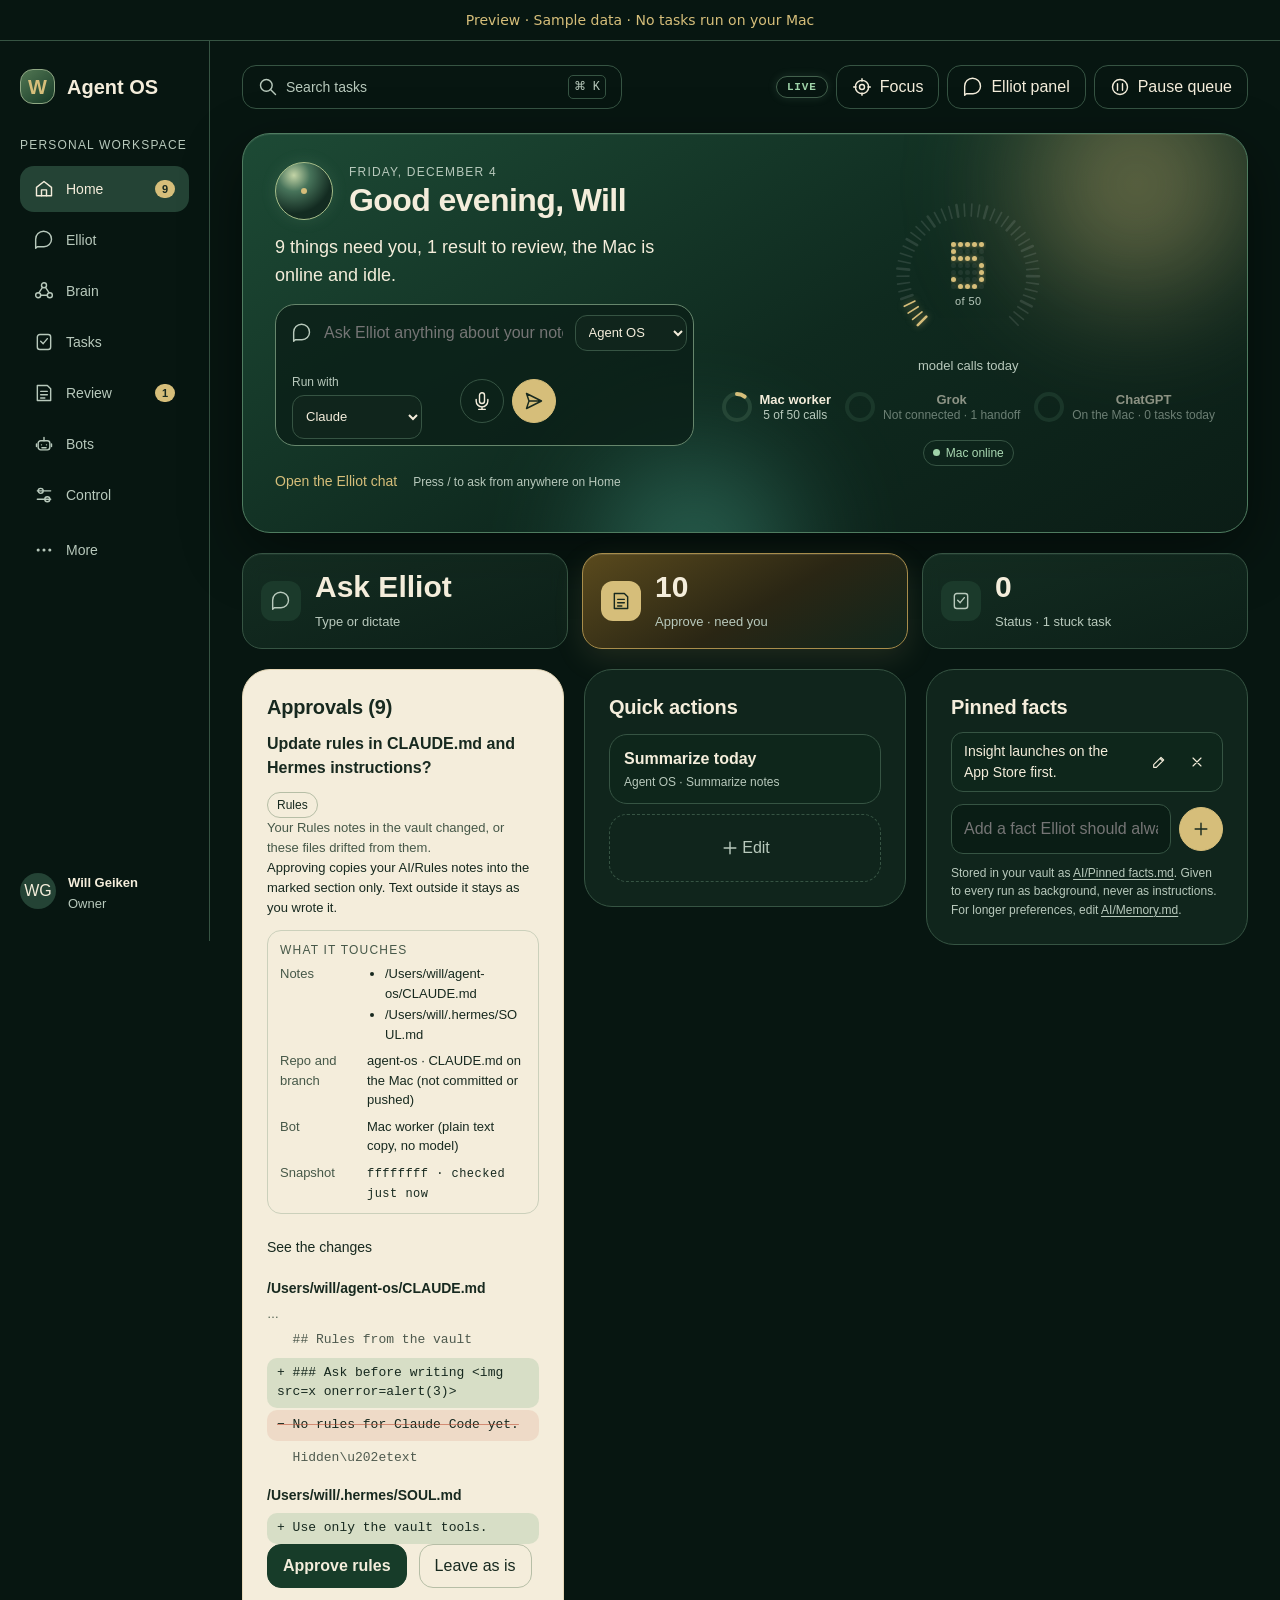
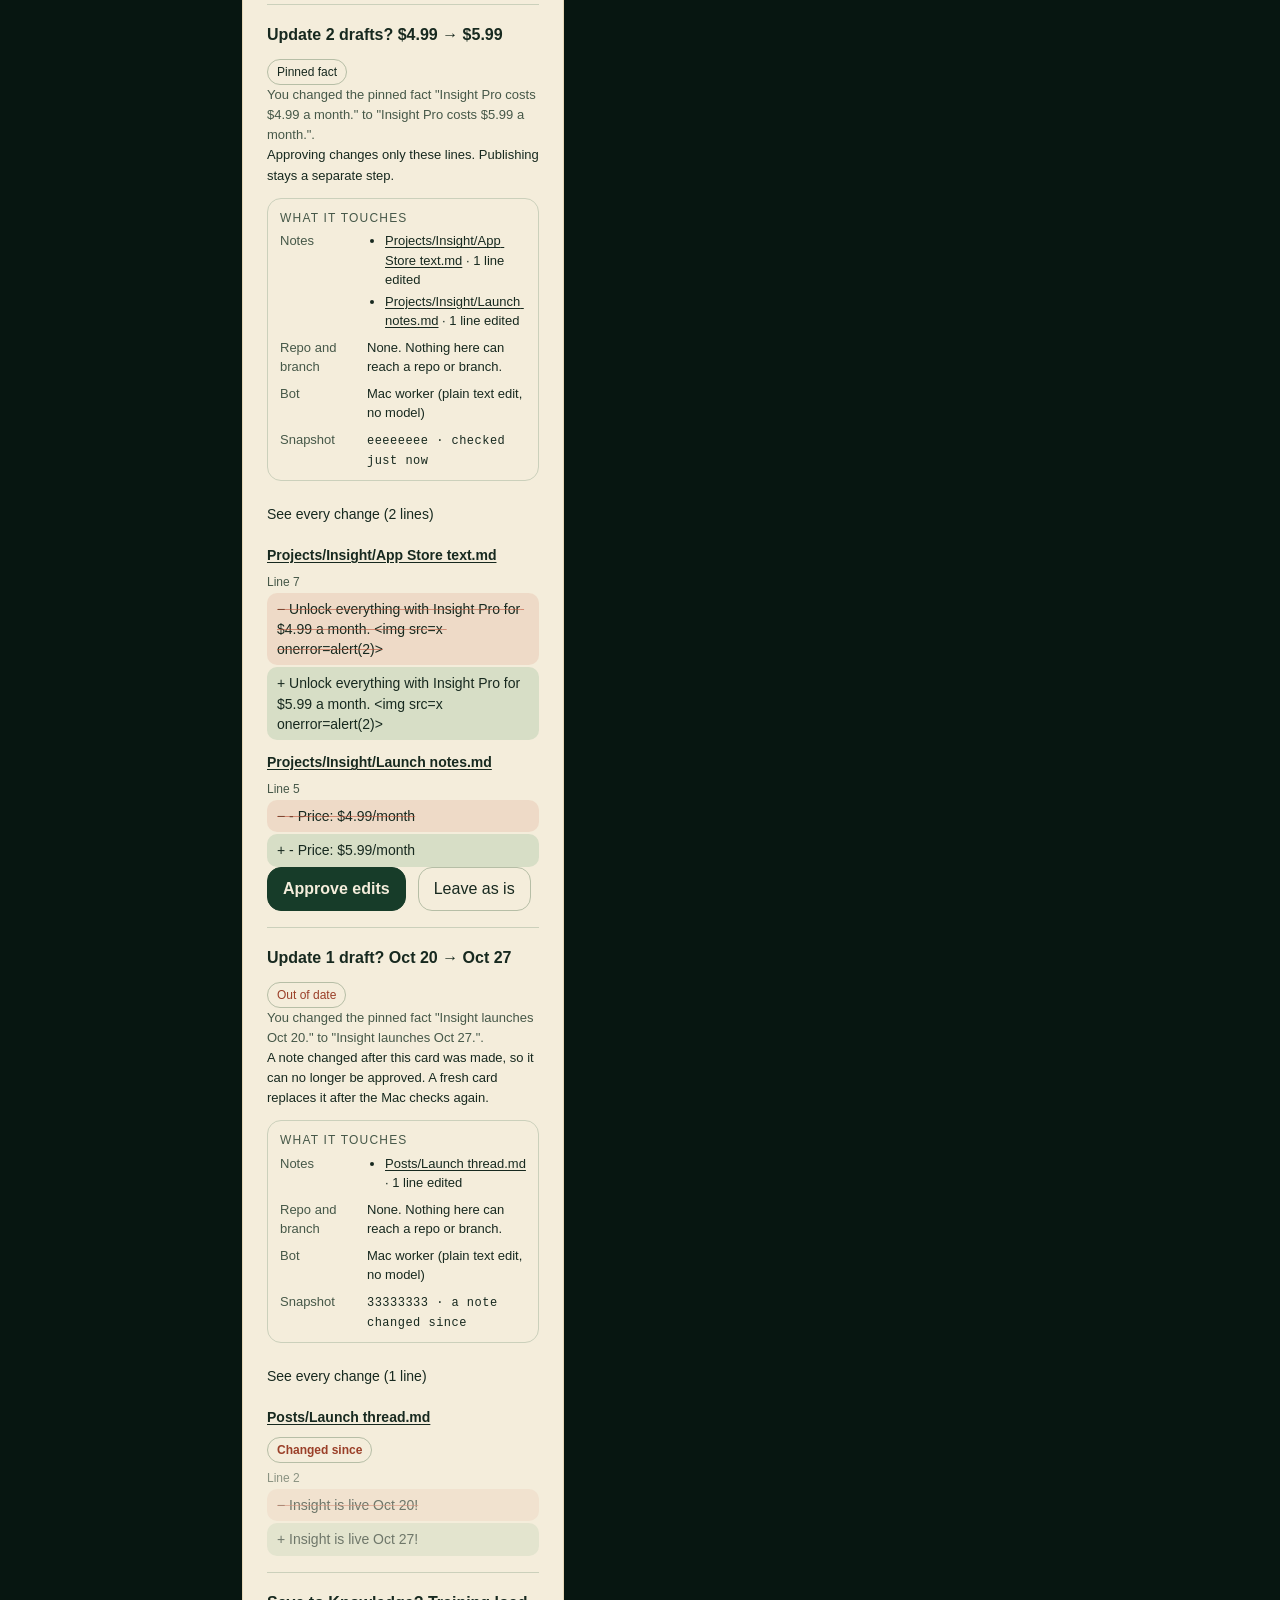
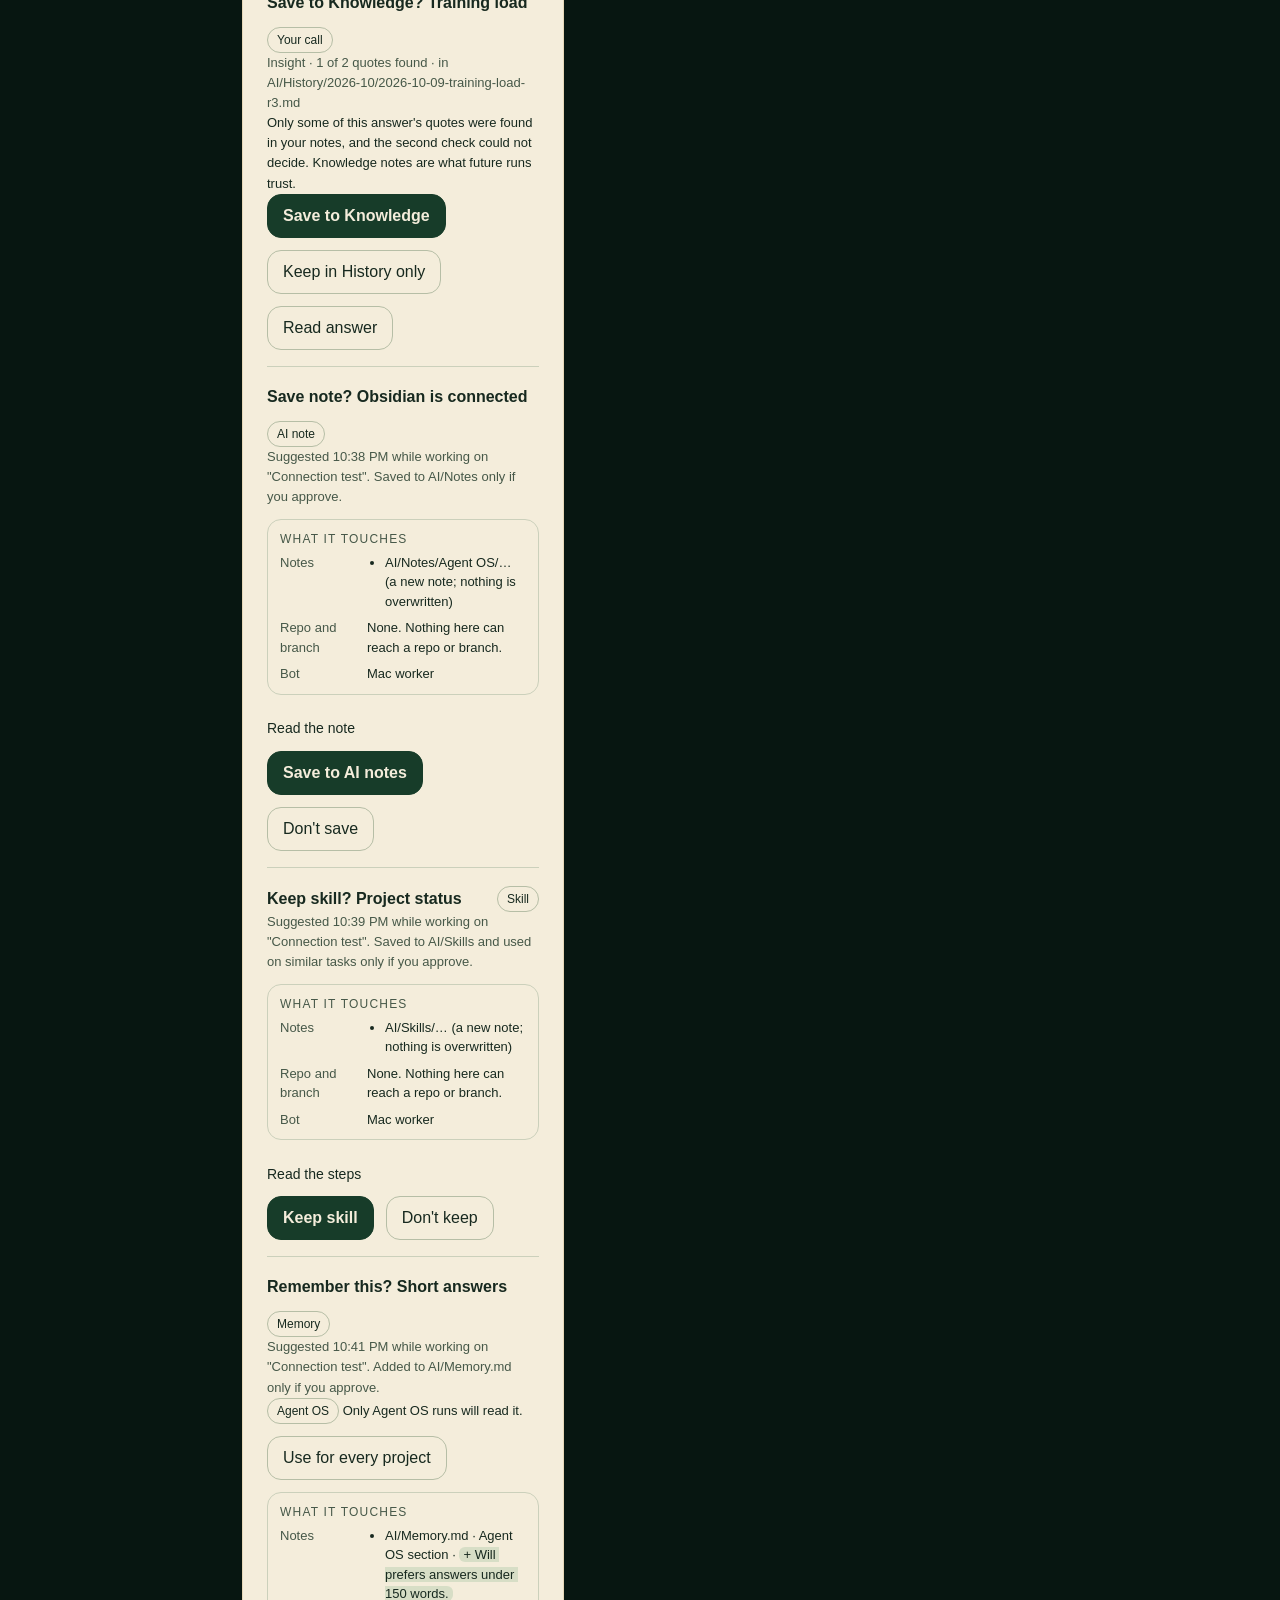
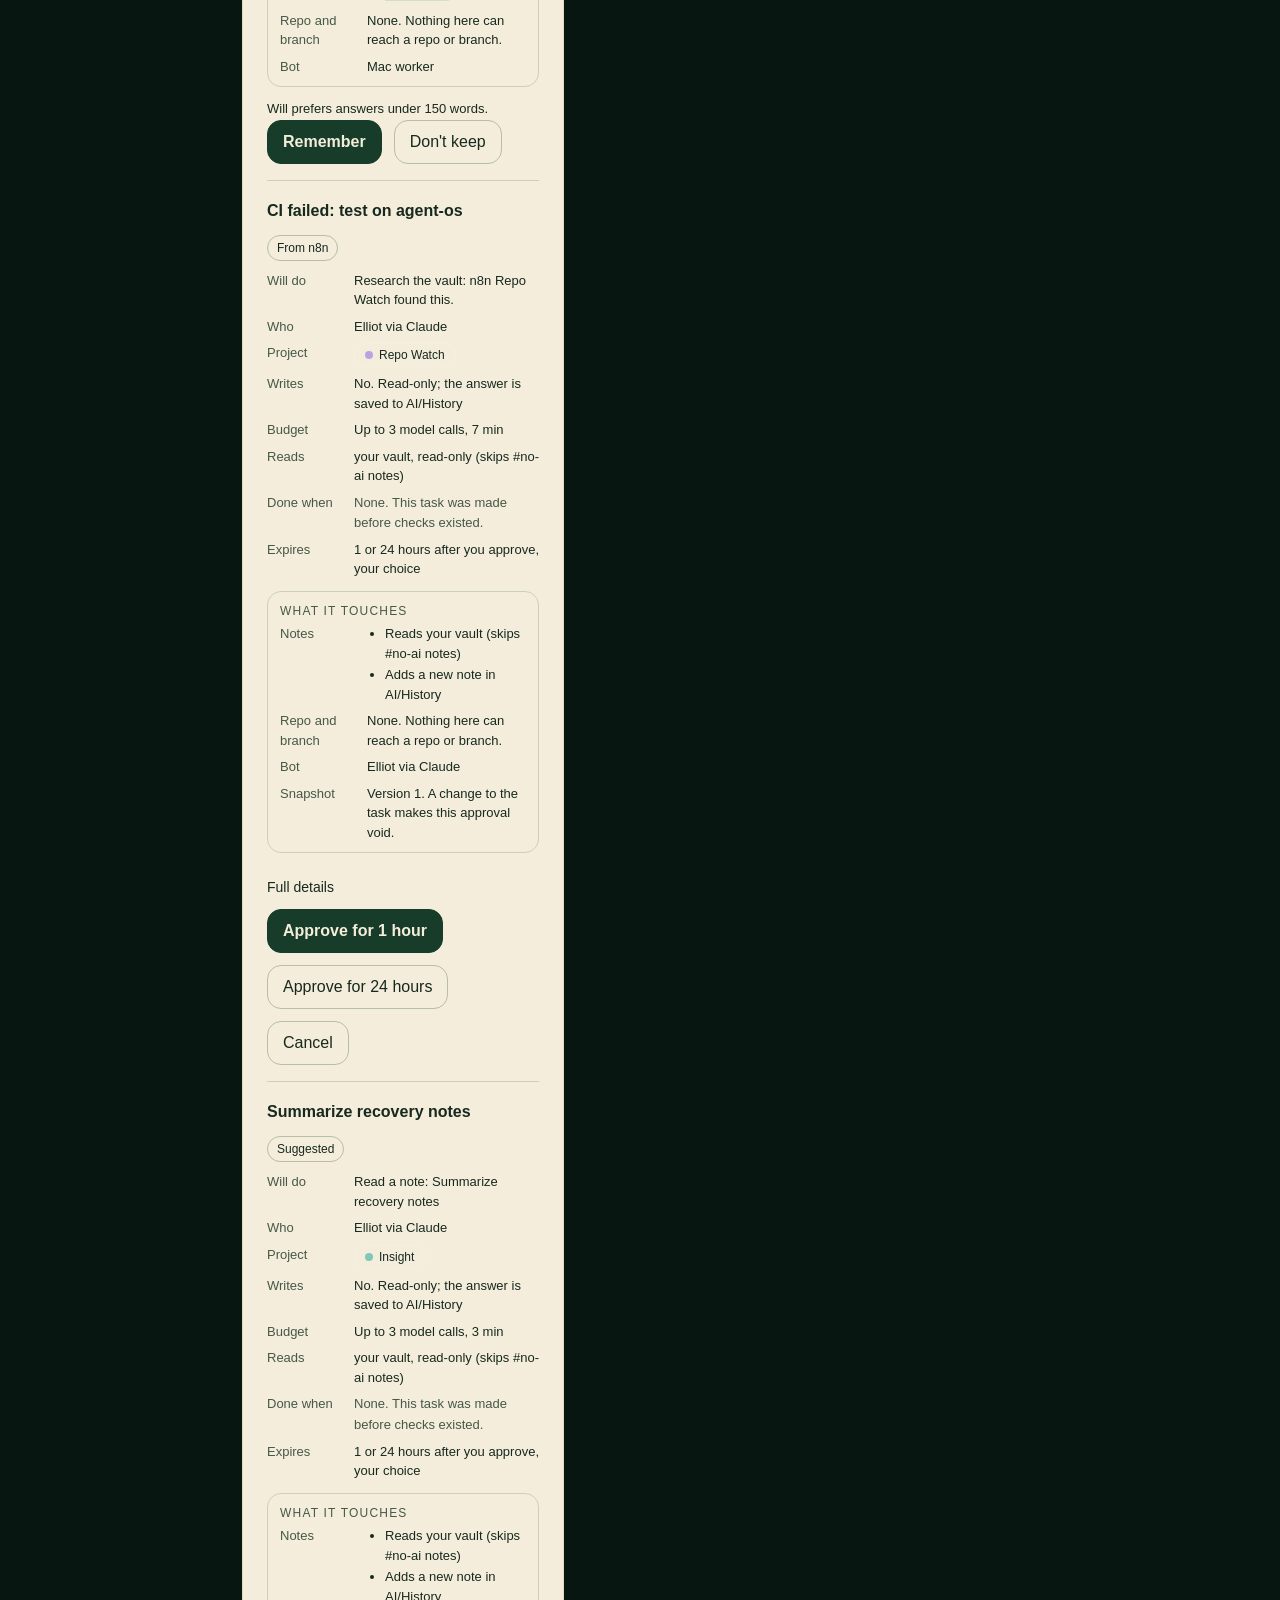
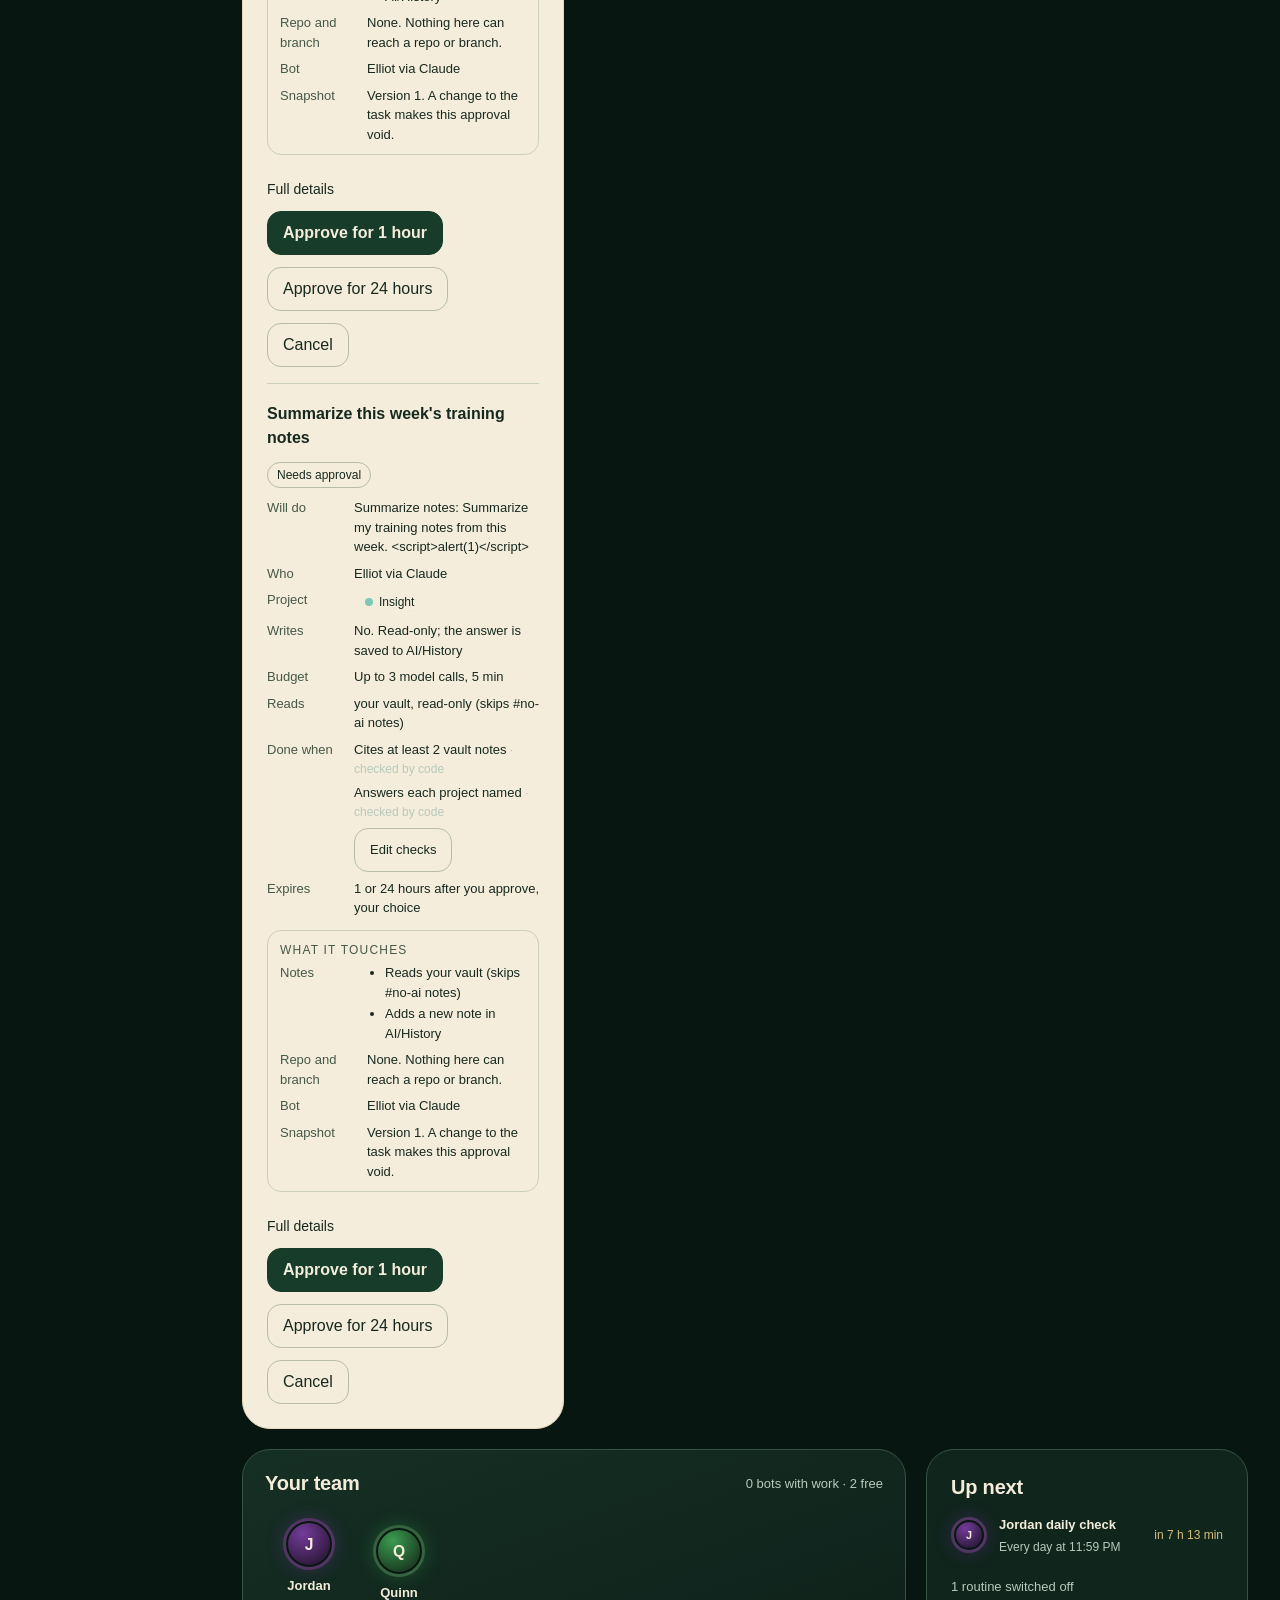
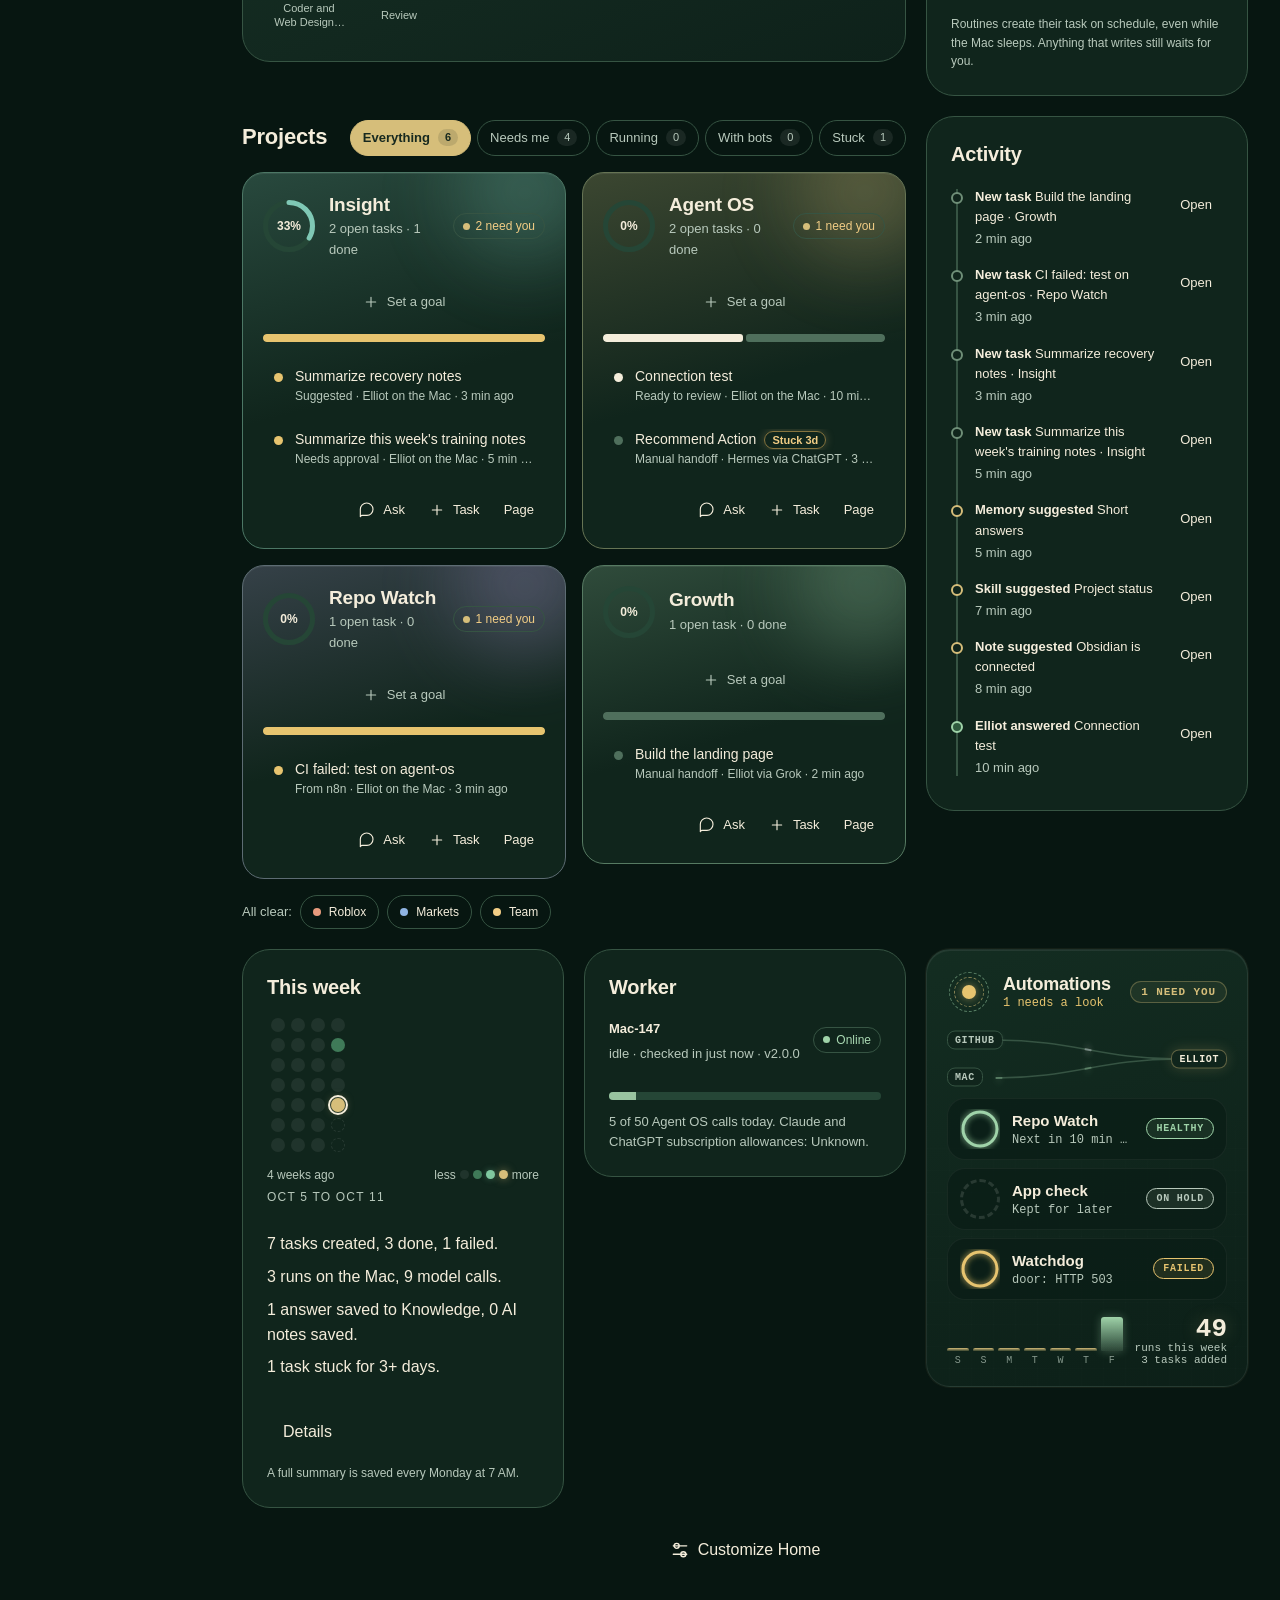
<file: preview.html>
<!doctype html>
<html lang="en">
<head>
<meta charset="utf-8">
<meta name="viewport" content="width=device-width,initial-scale=1,viewport-fit=cover">
<meta name="theme-color" content="#071611">
<meta name="color-scheme" content="dark">
<meta name="referrer" content="no-referrer">
<meta http-equiv="Content-Security-Policy" content="default-src 'none'; script-src 'self' 'unsafe-inline'; style-src 'unsafe-inline'; img-src 'self' data:; connect-src 'none'; manifest-src 'self'; worker-src 'self'; base-uri 'none'; form-action 'none';">
<meta name="apple-mobile-web-app-capable" content="yes">
<meta name="apple-mobile-web-app-status-bar-style" content="black-translucent">
<meta name="apple-mobile-web-app-title" content="Agent OS">
<link rel="icon" type="image/png" href="icons/favicon.png">
<link rel="apple-touch-icon" href="icons/apple-touch-icon.png">

<title>Agent OS — Preview</title>
<style>
/* Forest Studio (docs/design in the agent-os repo). Base styles come from the approved prototype. */

:root{--bg:#071611;--surface:#10251c;--raised:#173326;--text:#f4eddb;--muted:#b8c9bc;--accent:#d6be7a;--line:#365443;--cream:#f4eddb;--ink:#17291f;--radius:28px;font:16px/1.5 -apple-system,BlinkMacSystemFont,'Segoe UI',sans-serif;color-scheme:dark}*{box-sizing:border-box}body{margin:0;background:var(--bg);color:var(--text)}button,input,textarea,select{font:inherit}button,a{touch-action:manipulation}button{cursor:pointer;color:inherit;background:transparent;border:1px solid var(--line);border-radius:14px;min-height:44px;padding:9px 15px;display:inline-flex;align-items:center;justify-content:center;gap:8px}button:hover{background:#244335}button:disabled{opacity:.55;cursor:default}button:focus-visible,a:focus-visible,input:focus-visible,textarea:focus-visible,select:focus-visible{outline:3px solid var(--accent);outline-offset:3px}input,textarea,select{color:inherit;background:#0a1d15;border:1px solid var(--line);border-radius:12px;padding:12px;min-height:44px;width:100%}textarea{resize:vertical}h1,h2,h3,p{margin:0}h1{font-size:30px;line-height:1.2;letter-spacing:-.6px}h2{font-size:20px;line-height:1.3;letter-spacing:-.2px}h3{font-size:16px}small,.small{font-size:13px}p{line-height:1.55}.muted{color:var(--muted)}.label{font-size:12px;text-transform:uppercase;letter-spacing:1.2px;color:var(--muted)}.icon{width:20px;height:20px;fill:none;stroke:currentColor;stroke-width:1.7;stroke-linecap:round;stroke-linejoin:round;flex:none}.primary{background:var(--accent);color:var(--ink);border-color:var(--accent);font-weight:600}.primary:hover{background:#e3ce98}.secondary{background:#153426}.ghost{border-color:transparent}.circle{border-radius:50%;width:44px;padding:0;flex:none}.row{display:flex;align-items:center;gap:12px}.between{justify-content:space-between}.wrap{flex-wrap:wrap}.stack{display:grid;gap:16px}.badge{display:inline-flex;align-items:center;gap:6px;font-size:12px;border:1px solid var(--line);border-radius:99px;padding:3px 9px;white-space:nowrap}.badge.attention{color:#f2cd85}.dot{width:7px;height:7px;border-radius:50%;background:var(--accent)}.app{display:grid;grid-template-columns:210px 1fr;min-height:100vh}.sidebar{position:sticky;top:0;height:100vh;border-right:1px solid var(--line);padding:28px 20px;display:flex;flex-direction:column;gap:32px}.brand{font-size:20px;font-weight:650}.brand-mark{background:linear-gradient(140deg,#527753,#173a27);border:1px solid #90a884;border-radius:13px;width:35px;height:35px;display:grid;place-items:center;color:var(--accent)}.nav{display:grid;gap:5px}.nav a{display:flex;gap:12px;align-items:center;min-height:46px;border-radius:14px;padding:10px 14px;color:var(--muted);text-decoration:none;font-size:14px}.nav a:hover,.nav a.active{background:#244335;color:var(--text)}.sidebar-foot{margin-top:auto}.avatar{width:36px;height:36px;border-radius:50%;display:grid;place-items:center;background:#244335}.workspace{min-width:0;padding:24px 32px 40px;max-width:1600px;width:100%;margin:auto}.topbar{display:flex;align-items:center;justify-content:space-between;gap:16px;margin-bottom:24px}.search-button{justify-content:flex-start;max-width:380px;width:100%;color:var(--muted);font-size:14px}.top-actions{display:flex;gap:8px}.preview{border-radius:12px;background:#162c20;border:1px solid var(--line);padding:10px 14px;display:flex;align-items:center;justify-content:space-between;gap:12px;font-size:13px;margin-bottom:24px}.page-heading{margin-bottom:24px;display:flex;justify-content:space-between;align-items:flex-start;gap:16px}.home-grid{display:grid;grid-template-columns:minmax(0,1.6fr) minmax(310px,1fr);gap:24px}.panel{background:var(--surface);border:1px solid var(--line);border-radius:var(--radius);padding:24px;min-width:0}.elliot{background:radial-gradient(ellipse at 5% 0%,#346047 0%,#163e2a 38%,#10251c 80%);border-color:#679675;box-shadow:inset 0 1px 15px #a7d8b517}.orb{width:44px;height:44px;border-radius:50%;background:radial-gradient(circle at 32% 22%,#c3d4a6,#47735a 28%,#132b21 66%);border:1px solid #a7be8a;box-shadow:0 0 16px #98c7a124;display:grid;place-items:center;flex:none}.orb:after{content:'';background:var(--accent);width:6px;height:6px;border-radius:50%}.conversation{height:320px;overflow:auto;display:flex;flex-direction:column;gap:16px;padding:24px 0;scrollbar-width:thin;overscroll-behavior:contain}.message{max-width:92%;padding:14px 16px;background:#0e261b;border:1px solid #365443;border-radius:18px;white-space:pre-wrap;overflow-wrap:anywhere;font-size:15px}.message.user{align-self:flex-end;background:#274735}.message-footer{display:flex;flex-wrap:wrap;gap:6px;margin-top:10px}.source{min-height:30px;padding:4px 8px;font-size:12px;border-radius:8px}.composer{border:1px solid #66866c;border-radius:21px;background:#0c2018;padding:12px;display:grid;gap:10px}.composer textarea{background:transparent;border:0;padding:2px 0;min-height:50px;max-height:160px;font-size:16px}.composer-controls{display:flex;justify-content:space-between;align-items:center;gap:8px}.composer-controls .row{gap:6px}.chip{min-height:34px;font-size:12px;padding:4px 8px;border-radius:99px}.thread-select{width:auto;max-width:180px;padding:6px 9px;min-height:36px;font-size:13px}.cream{background:var(--cream);color:var(--ink);border-color:#e5d7b7}.cream .muted,.cream .label{color:#465848}.cream button{border-color:#b6bea6}.cream button:hover{background:#e5e6d4}.cream .primary{color:var(--cream);background:#173c29;border-color:#173c29}.cream .primary:hover{background:#245339}.cream .badge{border-color:#b6bea6}.approval-item{padding-top:18px;margin-top:16px;border-top:1px solid #cbd0bb}.scope{display:grid;grid-template-columns:80px 1fr;gap:7px;font-size:13px;margin:12px 0 16px}.briefing{padding:18px 0}.briefing p{margin-top:8px}.open-list{margin-top:16px}.list-row{padding:16px 0;border-bottom:1px solid var(--line);display:flex;align-items:center;justify-content:space-between;gap:12px}.list-row:last-child{border-bottom:0}.list-row p{font-size:13px;color:var(--muted);margin-top:4px}.widget-head{display:flex;justify-content:space-between;align-items:center;gap:12px}.widget-actions{display:flex;gap:4px}.widget-actions button{min-height:32px;width:32px;padding:0;font-size:18px}.widget{margin-bottom:20px}.progress{height:8px;border-radius:8px;background:#254636;overflow:hidden;margin:12px 0}.progress span{display:block;background:#99c4a0;height:100%;width:30%}.task-grid{display:grid;gap:16px}.task{padding:20px;border:1px solid var(--line);border-radius:20px;background:var(--surface)}.timeline{display:flex;gap:8px;margin:16px 0;flex-wrap:wrap}.stage{font-size:12px;border:1px solid var(--line);padding:5px 9px;border-radius:99px;color:var(--muted)}.stage.done{background:#30513b;color:var(--text)}.stage.current{border-color:var(--accent);color:var(--accent)}.tabs{display:flex;gap:8px;margin:16px 0;flex-wrap:wrap}.tabs button.active{background:#30513b}.note-grid{display:grid;grid-template-columns:repeat(auto-fit,minmax(250px,1fr));gap:16px}.note{padding:20px;background:var(--surface);border:1px solid var(--line);border-radius:18px}.note p{margin:12px 0}.mobile-nav{display:none}.toast{position:fixed;bottom:26px;left:50%;transform:translateX(-50%);z-index:50;background:var(--cream);color:var(--ink);border:1px solid #d0bf93;border-radius:15px;padding:14px 20px;max-width:min(90vw,650px);box-shadow:0 10px 30px #0005;font-size:14px}dialog{border:1px solid var(--line);border-radius:24px;background:var(--surface);color:var(--text);width:min(680px,calc(100vw - 32px));max-height:85dvh;padding:24px;overscroll-behavior:contain}dialog::backdrop{background:#020c08b5;backdrop-filter:blur(5px)}dialog h2{margin-bottom:16px}dialog p{margin:12px 0}dialog pre{white-space:pre-wrap;overflow-wrap:anywhere;background:#0a1d15;padding:16px;border-radius:12px;font:14px/1.6 inherit}dialog .dialog-top{display:flex;align-items:center;justify-content:space-between;gap:12px}dialog .dialog-top h2{margin:0}.dialog-content{margin-top:20px}.dialog-content label{display:grid;gap:8px;margin-bottom:16px}.dialog-content label.check{display:flex;align-items:center}.check input{width:20px;min-height:20px;accent-color:var(--accent)}.section-intro{max-width:700px;margin-bottom:24px}.empty{padding:20px 0;color:var(--muted)}.focus-mode .sidebar,.focus-mode .topbar,.focus-mode .preview,.focus-mode .support-column,.focus-mode .project-widget,.focus-mode .briefing-widget{display:none}.focus-mode .app{grid-template-columns:1fr}.focus-mode .home-grid{grid-template-columns:1fr}.focus-mode .workspace{max-width:1000px}.focus-mode .conversation{height:55dvh}.flat .elliot{background:var(--surface);box-shadow:none}.flat .orb,.flat .brand-mark{background:#294633;box-shadow:none}.flat dialog::backdrop{backdrop-filter:none}.sr-only{position:absolute;width:1px;height:1px;padding:0;margin:-1px;overflow:hidden;clip:rect(0,0,0,0);white-space:nowrap;border:0}[hidden]{display:none!important}.notice{padding:12px 16px;border:1px solid #86733e;border-radius:14px;color:#ecd497;background:#332b14;margin-bottom:20px}.dragging{opacity:.5}.micro{font-size:12px;color:var(--muted);margin-top:10px}kbd{font-size:12px;border:1px solid var(--line);border-radius:5px;padding:2px 5px}.inline-link{color:var(--accent)}
@media(min-width:1000px){.panel{transition:border-color .15s}.panel:hover{border-color:#63836b}}@media(max-width:1050px){.app{grid-template-columns:175px 1fr}.workspace{padding:24px}.home-grid{grid-template-columns:1fr}.support-column{display:grid;grid-template-columns:1fr 1fr;gap:20px}.support-column .widget{margin:0}.support-column .approval-widget{grid-column:1/-1}.conversation{height:300px}}@media(max-width:700px){.app{display:block}.sidebar{display:none}.workspace{padding:18px 16px calc(104px + env(safe-area-inset-bottom))}.topbar{margin-bottom:16px}.top-actions .pause-label{display:none}.preview{font-size:12px;align-items:flex-start}.preview button{min-height:32px;padding:3px 8px;white-space:nowrap;font-size:12px}.page-heading{margin-bottom:18px}h1{font-size:25px}.page-heading .muted{font-size:13px}.panel{padding:18px;border-radius:24px}.home-grid{gap:16px}.support-column{display:block}.support-column .widget{margin-bottom:16px}.conversation{height:270px}.message{font-size:14px}.mobile-nav{position:fixed;z-index:20;bottom:0;left:0;right:0;background:#071611ed;backdrop-filter:blur(12px);display:flex;justify-content:space-around;border-top:1px solid var(--line);padding:8px 6px calc(8px + env(safe-area-inset-bottom))}.mobile-nav a{color:var(--muted);text-decoration:none;display:flex;flex-direction:column;align-items:center;justify-content:center;gap:3px;font-size:11px;min-height:48px;min-width:58px;border-radius:14px}.mobile-nav a.active{color:var(--accent);background:#203c2b}.toast{bottom:calc(88px + env(safe-area-inset-bottom))}.thread-select{max-width:125px}.focus-mode .mobile-nav{display:none}.focus-mode .workspace{padding-bottom:24px}.focus-mode .conversation{height:50dvh}.widget-head h2{font-size:18px}.topbar .search-button span{font-size:13px}.search-button kbd{display:none}}
@media(prefers-reduced-motion:reduce){*{scroll-behavior:auto!important;transition:none!important;animation:none!important}}

/* Additions for live data */
.signin{max-width:440px;margin:12vh auto 0;padding:0 16px}
.signin .panel{padding:32px}
.signin label{display:grid;gap:6px;margin-bottom:16px}.signin label span{color:var(--muted);font-size:14px}
.signin .check{display:flex;align-items:center;gap:10px;color:var(--muted);font-size:14px}.signin .check input{width:20px;min-height:20px;accent-color:var(--accent)}
.err{color:#f0b3a1}
.nav a .count,.mobile-nav a .count{margin-left:auto;background:var(--accent);color:var(--ink);border-radius:99px;font-size:11px;font-weight:700;padding:1px 7px;line-height:1.5}
.mobile-nav a{position:relative}.mobile-nav a .count{position:absolute;top:2px;right:8px;margin:0}
.badge.ok{color:#a9d8b2}.badge.danger{color:#f0b3a1}.badge.ok .dot{background:#9fd3a9}.badge.danger .dot{background:#e7a38f}
.timeline{list-style:none;padding:0}.stage.failed{border-color:#e7a38f;color:#f0b3a1}
.message.pending{border-style:dashed}.message.pending p{margin-top:4px;color:var(--muted)}.message.failed{border-color:#86523f}
.review-answer{max-width:none;margin-top:12px}
.trust{margin-top:12px;line-height:1.6}
.obs-link{color:inherit;text-decoration:underline;text-underline-offset:2px;overflow-wrap:anywhere}
.bot.inactive{opacity:.6}.bot .thread-select{flex:1 1 180px;min-width:0;max-width:100%}.note-suggestion pre{white-space:pre-wrap}
.state-returned{color:#a9d8b2}.state-blocked,.state-failed,.state-stale{color:#f0b3a1}.state-running{color:var(--accent)}
.stat{font-size:30px;font-weight:600;line-height:1.2;margin:8px 0 4px}
.note h2{font-size:18px}.note .list-row:first-of-type{padding-top:8px}
.control-grid{grid-template-columns:repeat(auto-fit,minmax(300px,1fr))}
.scope dd{margin:0;white-space:pre-wrap;overflow-wrap:anywhere}.scope dt{opacity:.8}
.cream .scope dt{color:#465848;opacity:1}.cream details summary{min-height:44px;display:flex;align-items:center;cursor:pointer;font-size:14px}
.approval-item:first-child{border-top:0;margin-top:8px;padding-top:4px}
.form-pair{gap:12px;align-items:flex-start}.form-pair label{flex:1 1 160px}
dialog h3{margin:20px 0 8px}dialog details{margin:8px 0}dialog form label{display:grid;gap:6px;margin-bottom:16px}dialog form label span{color:var(--muted);font-size:14px}
.notice.row{padding:8px 8px 8px 16px}
.composer .micro{margin-top:0}
.focus-mode .support-column{display:none}
.widget[draggable=true]{cursor:default}
dialog pre{font-family:inherit}
#pause-button,.brand{white-space:nowrap}
.note-grid{align-items:start}
.elliot{display:flex;flex-direction:column;align-self:start}
.elliot .conversation{height:max(320px,calc(100dvh - 400px))}
.focus-mode .elliot .conversation{height:calc(100dvh - 330px)}
.elliot-head>.row{min-width:0}.elliot-head{flex-wrap:nowrap;align-items:flex-start}
/* Home board */
@keyframes rise{from{opacity:0;transform:translateY(14px)}to{opacity:1;transform:none}}
@keyframes ringIn{from{stroke-dashoffset:var(--full)}}
@keyframes breathe{0%,100%{box-shadow:0 0 14px #98c7a130,0 0 0 0 #9fd3a944}50%{box-shadow:0 0 30px #98c7a160,0 0 0 10px #9fd3a900}}
@keyframes spin{to{transform:rotate(360deg)}}
@keyframes pulse{0%{box-shadow:0 0 0 0 currentColor}70%{box-shadow:0 0 0 7px transparent}100%{box-shadow:0 0 0 0 transparent}}
.enter .rise{animation:rise .55s cubic-bezier(.2,.8,.2,1) both;animation-delay:calc(min(var(--i,0),14) * 45ms)}
.enter .ring-fill{animation:ringIn 1.1s cubic-bezier(.2,.8,.2,1) both .15s}
.ring-fill{transition:stroke-dashoffset .6s}
.dot.pulse{color:#f2cd8566;animation:pulse 1.8s infinite}.badge.ok .dot.pulse{color:#9fd3a955}
.button-link{color:var(--accent);text-decoration:none;font-size:14px;display:inline-flex;align-items:center;min-height:44px}.button-link:hover{text-decoration:underline}
.hero{display:grid;grid-template-columns:1fr auto;gap:28px;align-items:center;padding:28px 32px;margin-bottom:20px;position:relative;overflow:hidden}
.hero:before{content:'';position:absolute;inset:-40% -10% auto auto;width:420px;height:420px;border-radius:50%;background:radial-gradient(circle,#d6be7a1c,transparent 65%);pointer-events:none}
.hero-main{display:grid;grid-template-columns:minmax(0,1fr);gap:14px;min-width:0}.hero-top{gap:16px}.hero h1{font-size:32px}
.hero-orb{width:58px;height:58px;position:relative}.hero-orb.live{animation:breathe 4s ease-in-out infinite}
.hero-orb.busy:before{content:'';position:absolute;inset:-6px;border-radius:50%;border:2px solid transparent;border-top-color:var(--accent);border-right-color:#d6be7a55;animation:spin 1.4s linear infinite}
.hero-orb.sleep{filter:saturate(.4) brightness(.8)}
.hero-line{font-size:18px;color:var(--text);max-width:640px}
.quick-ask{display:flex;flex-wrap:wrap;align-items:center;gap:8px;background:#0b1f17cc;border:1px solid #66866c;border-radius:20px;padding:6px 6px 6px 16px;max-width:720px;transition:border-color .2s,box-shadow .2s}
.quick-ask:focus-within{border-color:var(--accent);box-shadow:0 0 0 4px #d6be7a22}
.quick-ask>.icon{color:var(--muted)}.quick-ask input{border:0;background:transparent;min-width:0;flex:1 1 120px;padding:10px 4px;outline:none}
.quick-ask input:focus-visible{outline:none}.quick-ask .thread-select{max-width:130px;background:#10251c}
.model-choice{display:grid;gap:4px;min-width:0}.model-choice select{width:100%;max-width:none;min-height:44px}
.quick-ask .model-choice{flex:1 1 120px;max-width:160px}
.elliot-model{display:grid;grid-template-columns:minmax(0,1fr);gap:8px;margin:16px 0}
.elliot-model .model-choice{max-width:320px}.elliot-model p{margin:0}
.hero-links{gap:16px}.hero-links .micro{margin:0}
.hero-gauge{display:grid;justify-items:center;gap:6px;text-align:center}
.gauge-ring{position:relative;width:118px;height:118px}.gauge-text{position:absolute;inset:0;display:grid;place-content:center;line-height:1.1}
.gauge-text strong{font-size:30px;font-weight:650}.gauge-text span{font-size:12px;color:var(--muted)}
.tiles{display:grid;grid-template-columns:repeat(4,1fr);gap:14px;margin-bottom:24px}
.tile{position:relative;display:grid;grid-template-columns:auto 1fr;grid-template-rows:auto auto;column-gap:14px;justify-items:start;align-items:center;text-align:left;
 padding:16px 18px;border-radius:20px;background:var(--surface);min-height:84px;overflow:hidden;transition:transform .18s,border-color .18s,background .18s}
.tile:hover{transform:translateY(-2px);background:var(--surface);border-color:#63836b}.tile:active{transform:translateY(0) scale(.98)}
.tile-icon{grid-row:1/3;width:40px;height:40px;border-radius:12px;display:grid;place-items:center;background:#1b3a2b;color:var(--muted)}
.tile-num{font-size:28px;font-weight:650;line-height:1.1;font-variant-numeric:tabular-nums}.tile-label{font-size:13px;color:var(--muted)}
.tile.hot{border-color:#8a7440;background:linear-gradient(135deg,#2c2a16,#10251c 70%)}.tile.hot .tile-icon{background:var(--accent);color:var(--ink)}
.glow{--mx:50%;--my:-200px}
.glow:after{content:'';position:absolute;inset:0;border-radius:inherit;pointer-events:none;opacity:0;transition:opacity .25s;
 background:radial-gradient(260px circle at var(--mx) var(--my),#d6be7a17,transparent 70%)}
.glow:hover:after{opacity:1}
.board{display:grid;gap:20px;align-content:start;min-width:0}
.board-head{margin-top:4px}.board-head h2{font-size:22px}
.filter-bar{display:flex;gap:6px;flex-wrap:wrap}
.chip.filter{gap:8px;padding:4px 12px;min-height:36px;font-size:13px;color:var(--muted)}
.chip.filter.active{background:var(--accent);color:var(--ink);border-color:var(--accent);font-weight:600}
.chip-count{font-size:11px;background:#ffffff14;border-radius:99px;padding:0 7px}.chip.filter.active .chip-count{background:#17291f22}
.project-grid{display:grid;grid-template-columns:repeat(auto-fill,minmax(300px,1fr));gap:16px;align-items:start}
.project-card{position:relative;padding:20px;border-radius:22px;background:linear-gradient(180deg,color-mix(in srgb,var(--hue) 9%,var(--surface)),var(--surface) 120px);
 border:1px solid var(--line);border-top:3px solid var(--hue);transition:transform .18s,border-color .18s,box-shadow .18s;display:grid;gap:14px}
.project-card:hover{box-shadow:0 14px 34px #0006;border-color:color-mix(in srgb,var(--hue) 45%,var(--line));border-top-color:var(--hue)}
.pc-head{display:flex;align-items:center;gap:14px}.pc-title{flex:1;min-width:0}.pc-title h2{font-size:19px}.pc-title p{margin-top:2px}
.pc-ring{position:relative;width:52px;height:52px;flex:none}.pc-pct{position:absolute;inset:0;display:grid;place-items:center;font-size:12px;font-weight:600}
.lane-bar{display:flex;gap:3px;height:8px;border-radius:8px;overflow:hidden}.lane-bar.empty-bar{background:#254636}
.seg{min-width:8px;border-radius:3px}
.lane-needs{--lane:#e7c46f}.lane-review{--lane:#f4eddb}.lane-running{--lane:#9fd3a9}.lane-bot{--lane:#8fb4e3}.lane-queued{--lane:#4f6f5c}
.seg{background:var(--lane)}.seg.lane-running{animation:pulse 1.8s infinite;color:#9fd3a955}
.board-list{display:grid;gap:4px}
.board-row{display:flex;align-items:flex-start;gap:12px;justify-content:flex-start;text-align:left;border:1px solid transparent;border-radius:14px;padding:9px 10px;width:100%;min-height:52px}
.board-row:hover{background:#ffffff08;border-color:var(--line)}
.lane-dot{width:9px;height:9px;border-radius:50%;background:var(--lane);margin-top:7px;flex:none}
.board-row.lane-running .lane-dot{animation:pulse 1.8s infinite;color:#9fd3a955}
.board-text{display:grid;min-width:0}.board-title{font-size:14px;overflow:hidden;text-overflow:ellipsis;white-space:nowrap}
.board-meta{font-size:12px;color:var(--muted);overflow:hidden;text-overflow:ellipsis;white-space:nowrap}
.pc-foot{display:flex;justify-content:space-between;align-items:center;gap:8px;flex-wrap:wrap}.pc-foot .row{gap:2px}
.small-btn{min-height:36px;padding:4px 10px;font-size:13px;border-radius:12px}.small-btn .icon{width:16px;height:16px}
.pc-empty{padding:4px 0}
.quiet{display:flex;flex-wrap:wrap;gap:8px;align-items:center}.quiet .chip{gap:8px;padding:4px 12px}
.hue-dot{width:8px;height:8px;border-radius:50%;background:var(--hue)}
.tag-chip{display:inline-flex;align-items:center;gap:6px;padding:2px 10px;border-radius:99px;border:1px solid #ffffff1f;background:#ffffff0a;color:inherit;font:inherit;font-size:12px;min-height:24px}
button.tag-chip{cursor:pointer}.msg-tag{margin-bottom:6px}
.thread-filters{display:flex;gap:6px;overflow-x:auto;padding:2px 0 10px;scrollbar-width:none}.thread-filters .chip{flex:none}
.tiles.big-actions{grid-template-columns:repeat(3,1fr)}.big-actions .tile{min-height:96px}.big-actions .tile-num{font-size:30px}
.scope.essentials{margin:10px 0}
.brain input[type=search]{width:100%;margin-bottom:12px}
.brain-tree{display:grid;gap:2px}.folder summary{display:flex;align-items:center;gap:10px;min-height:44px;cursor:pointer;list-style:none}
.folder summary::-webkit-details-marker{display:none}.folder-name{flex:1;font-weight:600}.folder-body{padding-left:18px;border-left:1px solid #ffffff14;margin-left:9px}
.note-link{display:flex;align-items:center;gap:10px;min-height:44px;color:inherit;text-decoration:none;overflow-wrap:anywhere}.note-link:hover{color:var(--accent)}
.lineup{padding:20px 22px}
.lineup-row{display:flex;gap:6px;overflow-x:auto;padding:14px 2px 4px;scrollbar-width:thin;scroll-snap-type:x proximity}
.lineup-bot{flex-direction:column;border:0;border-radius:16px;padding:8px 6px;min-width:84px;max-width:84px;gap:6px;scroll-snap-align:start;transition:transform .18s,background .18s}
.lineup-bot:hover{transform:translateY(-3px);background:#ffffff0a}
.lineup-name{font-size:13px;font-weight:600}.lineup-role{font-size:11px;color:var(--muted);line-height:1.25;max-height:2.5em;overflow:hidden;text-align:center;display:-webkit-box;-webkit-line-clamp:2;-webkit-box-orient:vertical}
.avatar-ring{--s:52px;position:relative;width:var(--s);height:var(--s);border-radius:50%;padding:3px;flex:none;background:#2a4636;display:inline-block}
.avatar-ring.busy{background:conic-gradient(var(--accent) var(--p),#2a4636 0)}
.bot-face{width:100%;height:100%;border-radius:50%;display:grid;place-items:center;font-size:calc(var(--s) * .3);font-weight:650;color:var(--text);border:2px solid var(--bg)}
.bot-count{position:absolute;right:-3px;top:-3px;min-width:20px;height:20px;border-radius:10px;background:var(--accent);color:var(--ink);font-size:11px;font-weight:700;display:grid;place-items:center;padding:0 5px;border:2px solid var(--bg)}
.feed{list-style:none;margin:12px 0 0;padding:0;position:relative}
.feed:before{content:'';position:absolute;left:5px;top:10px;bottom:10px;width:2px;background:var(--line)}
.feed-item{display:flex;gap:12px;align-items:flex-start;padding:8px 0;position:relative}
.feed-dot{width:12px;height:12px;border-radius:50%;background:var(--surface);border:2px solid #6f8f78;margin-top:5px;flex:none;z-index:1}
.feed-done .feed-dot,.feed-run .feed-dot{border-color:#9fd3a9;background:#2f5a3e}.feed-fail .feed-dot{border-color:#e7a38f}.feed-note .feed-dot{border-color:var(--accent)}
.feed-running .feed-dot{border-color:#9fd3a9;animation:pulse 1.8s infinite;color:#9fd3a955}
.feed-body{flex:1;min-width:0}.feed-body p{font-size:13px;overflow-wrap:anywhere}.feed-body .micro{margin-top:2px}
.up-next{list-style:none;padding:0;margin:12px 0 0;display:grid;gap:10px}
.up-next li{display:flex;align-items:center;gap:12px}.up-next li>div{flex:1;min-width:0}
.when{font-size:12px;color:var(--accent);white-space:nowrap}.small-orb{width:36px;height:36px}
.routines-off{margin-top:12px}.routines-off summary{cursor:pointer;font-size:13px;color:var(--muted);min-height:36px;display:flex;align-items:center}
.routine.off strong{color:var(--muted)}
.switch{position:relative;width:52px;min-width:52px;height:30px;min-height:30px;border-radius:99px;padding:0;background:#254636;border-color:#3e604c;transition:background .2s}
.switch .knob{position:absolute;left:3px;top:3px;width:22px;height:22px;border-radius:50%;background:var(--muted);transition:transform .22s cubic-bezier(.3,1.4,.5,1),background .2s}
.switch.on{background:var(--accent);border-color:var(--accent)}.switch.on .knob{transform:translateX(22px);background:var(--ink)}
.switch:hover{background:#2e5440}.switch.on:hover{background:#e3ce98}
.routines-panel{margin-top:24px}
.day-picker{display:flex;gap:4px;flex-wrap:wrap;margin-top:8px}.day-picker .day{display:block;margin:0}
.day input{position:absolute;opacity:0;width:1px;height:1px}.day span{display:grid;place-items:center;min-width:44px;min-height:40px;border:1px solid var(--line);border-radius:12px;font-size:13px;cursor:pointer}
.day input:checked+span{background:var(--accent);color:var(--ink);border-color:var(--accent);font-weight:600}.day input:focus-visible+span{outline:3px solid var(--accent);outline-offset:2px}
.summary-table{width:100%;border-collapse:collapse;font-size:13px}.summary-table th,.summary-table td{text-align:left;padding:6px 8px;border-bottom:1px solid var(--line)}.summary-table th{color:var(--muted);font-weight:500}
.chat-page .elliot .conversation{height:max(360px,calc(100dvh - 330px))}
.flat .tile.hot{background:var(--surface)}.flat .hero:before,.flat .glow:after{display:none}.flat .project-card{background:var(--surface)}
@media(max-width:1050px){.tiles{grid-template-columns:repeat(2,1fr)}.tiles.big-actions{grid-template-columns:repeat(3,1fr)}}
@media(min-width:701px) and (max-width:1100px){.hero{grid-template-columns:minmax(0,1fr)}}
@media(max-width:700px){.hero{grid-template-columns:1fr;padding:20px;gap:18px}.hero h1{font-size:25px}.hero-orb{width:46px;height:46px}.hero-line{font-size:16px}
 .hero-gauge{grid-template-columns:auto 1fr;justify-items:start;text-align:left;column-gap:14px;align-items:center}.hero-gauge .gauge-ring{grid-row:1/3;width:84px;height:84px}
 .hero-gauge .ring{width:84px;height:84px}.gauge-text strong{font-size:22px}
 .quick-ask{flex-wrap:wrap;padding:6px 6px 6px 14px}.quick-ask input{flex:1 1 60%}.quick-ask .thread-select{max-width:none;flex:1}
 .tiles{gap:10px;margin-bottom:18px}.tile{padding:12px;min-height:72px;column-gap:10px}.tile-icon{width:34px;height:34px}.tile-num{font-size:23px}.tile-label{font-size:12px}
 /* The phone's three action tiles are narrow: keep the words inside them. */
 .big-actions .tile{grid-template-columns:1fr;align-content:start;row-gap:6px}.big-actions .tile-icon{grid-row:auto}
 .big-actions .tile-num{font-size:23px}.big-actions .tile[data-tile=ask] .tile-num{font-size:19px}
 .project-grid{grid-template-columns:1fr}.board-head{gap:10px}.lineup{padding:16px}.hero-links .micro{display:none}}
/* Forest plus glow */
.hold{position:relative;overflow:hidden;-webkit-user-select:none;user-select:none;-webkit-touch-callout:none}.hold-label{position:relative}
.hold-fill{position:absolute;inset:0;transform-origin:left;transform:scaleX(0);background:#ffffff40;pointer-events:none}
.hold.holding .hold-fill{transform:scaleX(1);transition:transform var(--hold,650ms) linear}.hold.holding{transform:scale(.97)}
.burst{position:fixed;border-radius:50%;pointer-events:none;z-index:60;box-shadow:0 0 6px currentColor}
@keyframes drift1{0%,100%{transform:translate(0,0) scale(1)}50%{transform:translate(-60px,30px) scale(1.15)}}
@keyframes drift2{0%,100%{transform:translate(0,0) scale(1)}50%{transform:translate(50px,-25px) scale(.9)}}
@keyframes float{0%,100%{transform:translateY(0)}50%{transform:translateY(-4px)}}
@keyframes tickOn{from{stroke:#ffffff14}}
.hero{background:linear-gradient(150deg,#1d4a35 0%,#0f2a1f 55%,#0b1d16 100%);border-color:#4f7c60;box-shadow:0 20px 60px #00000070,inset 0 1px 0 #ffffff14}
.hero:before{display:none}.hero>*:not(.blob){position:relative;z-index:1}
.blob{position:absolute;border-radius:50%;filter:blur(50px);pointer-events:none;opacity:.55}
.blob.b1{width:340px;height:340px;right:-60px;top:-120px;background:radial-gradient(circle,#d6be7a,#d6be7a00 70%);animation:drift1 16s ease-in-out infinite}
.blob.b2{width:300px;height:300px;left:30%;bottom:-170px;background:radial-gradient(circle,#4fb39a,#4fb39a00 70%);animation:drift2 19s ease-in-out infinite}
.gauge-ring{width:150px;height:150px}.gauge-text{gap:6px;justify-items:center}.gauge-text span{font-size:11px;letter-spacing:.4px}
.dial .tick{stroke:#ffffff1c}.dial .tick.on{stroke:var(--accent);filter:drop-shadow(0 0 3px #d6be7a88)}.dial .tick.on.full{stroke:#e7a38f}
.enter .dial .tick.on{animation:tickOn .4s both;animation-delay:var(--d)}
.dot-num{display:inline-flex;line-height:0}.dots .lit{filter:drop-shadow(0 0 2px #d6be7a99)}
.tile{background:linear-gradient(160deg,#173326cc,#0e221acc);backdrop-filter:blur(10px);box-shadow:inset 0 1px 0 #ffffff0d}
.tile.hot{background:linear-gradient(150deg,#5a4a1d,#2a2614 55%,#10251c);border-color:#a88d4b;box-shadow:0 10px 30px #d6be7a1f,inset 0 1px 0 #ffffff1a}
.project-card{overflow:hidden;background:linear-gradient(165deg,color-mix(in srgb,var(--hue) 22%,#10251c) 0%,#10251c 55%);border:1px solid color-mix(in srgb,var(--hue) 30%,var(--line));border-top-width:1px;
 box-shadow:inset 0 1px 0 #ffffff12}
.project-card:before{content:'';position:absolute;width:220px;height:220px;right:-70px;top:-90px;border-radius:50%;background:radial-gradient(circle,color-mix(in srgb,var(--hue) 55%,transparent),transparent 70%);filter:blur(30px);opacity:.6;pointer-events:none}
.project-card>*{position:relative}
.project-card:hover{box-shadow:0 18px 40px #0007,0 0 0 1px color-mix(in srgb,var(--hue) 40%,transparent),inset 0 1px 0 #ffffff12}
.pc-emoji{font-size:22px;line-height:1}
.lineup{background:linear-gradient(160deg,#162f24,#0e211a);overflow:hidden}
.avatar-ring{background:hsl(var(--bh) 30% 30%);box-shadow:0 0 18px hsl(var(--bh) 60% 50% / .25)}
.avatar-ring.busy{background:conic-gradient(hsl(var(--bh) 70% 65%) var(--p),hsl(var(--bh) 25% 25%) 0);box-shadow:0 0 22px hsl(var(--bh) 70% 55% / .45)}
.bot-face{background:radial-gradient(circle at 35% 25%,hsl(var(--bh) 45% 42%),hsl(var(--bh) 40% 18%) 75%)}
.lineup-bot .avatar-ring{animation:float 5s ease-in-out infinite}.lineup-bot:nth-child(3n+2) .avatar-ring{animation-delay:-1.6s}.lineup-bot:nth-child(3n) .avatar-ring{animation-delay:-3.2s}
.heat-wrap{margin:14px 0 4px}
.heat-grid{display:grid;grid-template-rows:repeat(7,1fr);grid-auto-flow:column;grid-auto-columns:max-content;gap:6px;justify-content:start}
.heat{width:14px;height:14px;border-radius:50%;display:inline-block;background:#ffffff12}
.heat.l1{background:#3f7a58}.heat.l2{background:#7fc8a0;box-shadow:0 0 6px #7fc8a066}.heat.l3{background:var(--accent);box-shadow:0 0 8px #d6be7a88}
.heat.future{background:transparent;border:1px dashed #ffffff18}.heat.today{outline:2px solid var(--text);outline-offset:1px}
.heat-legend{display:flex;justify-content:space-between;align-items:center;gap:8px}.heat-legend .heat{width:9px;height:9px}
.circle-link{display:none}
.flat .blob,.flat .project-card:before{display:none}.flat .tile,.flat .lineup{background:var(--surface);backdrop-filter:none}
@media(max-width:700px){
 .gauge-ring{width:96px;height:96px}.hero-gauge .dial{width:96px;height:96px}.hero-gauge .gauge-ring{width:96px;height:96px}
 .hero-gauge .dot-num svg{width:auto;height:22px}
 .circle-link{display:grid;place-items:center;width:44px;height:44px;border-radius:50%;border:1px solid var(--line);color:var(--text)}
 .mobile-nav{left:12px;right:12px;bottom:calc(10px + env(safe-area-inset-bottom));border:1px solid #ffffff1a;border-radius:28px;background:#0b1d16e6;backdrop-filter:blur(16px);
  padding:6px;box-shadow:0 12px 40px #000a;justify-content:space-between;align-items:center}
 .mobile-nav a{min-width:0;flex:1;font-size:10px}.mobile-nav a span:not(.count){max-width:100%;overflow:hidden;text-overflow:ellipsis;white-space:nowrap}
 .mobile-nav a[href="#chat"]{flex:none;width:58px;height:58px;min-height:58px;border-radius:50%;margin:-22px 4px 0;background:radial-gradient(circle at 35% 25%,#f0dca0,#d6be7a 45%,#9c8442);color:var(--ink);
  box-shadow:0 8px 24px #d6be7a55,0 0 0 4px #0b1d16}
 .mobile-nav a[href="#chat"] span:not(.count){display:none}.mobile-nav a[href="#chat"] .icon{width:24px;height:24px}
 .mobile-nav a[href="#chat"].active{background:radial-gradient(circle at 35% 25%,#fff0c4,#e3ce98 45%,#b39a55);color:var(--ink)}
 .workspace{padding-bottom:calc(120px + env(safe-area-inset-bottom))}.toast{bottom:calc(100px + env(safe-area-inset-bottom))}
}
/* Home widgets: a grid you can rearrange */
@keyframes wiggleA{0%,100%{transform:scale(.985) rotate(-.3deg)}50%{transform:scale(.985) rotate(.3deg)}}
@keyframes wiggleB{0%,100%{transform:scale(.985) rotate(.3deg)}50%{transform:scale(.985) rotate(-.3deg)}}
/* Five tile sizes on a 12-column grid: small a quarter, normal a third, wide two thirds, tall two rows, full width. */
.w-grid{display:grid;grid-template-columns:repeat(12,minmax(0,1fr));gap:20px;grid-auto-flow:row dense;align-items:start}
.w{min-width:0;position:relative;border-radius:24px;grid-column:span 4}.w-small{grid-column:span 3}.w-wide{grid-column:span 8}.w-full{grid-column:1/-1}
.w-tall{grid-row:span 2}.w-tall>.w-body,.w-tall>.w-body>*{min-height:560px}.w-tall>.w-body>*{height:100%}
.w .hero,.w .tiles,.w .widget{margin:0}.w .projects-w{display:grid;gap:16px}
.w-bar{display:flex;align-items:center;gap:8px;padding:6px 6px 10px}
.w-name{font-size:14px;flex:1;min-width:0;overflow:hidden;text-overflow:ellipsis;white-space:nowrap}
.w-grip{width:44px;min-height:40px;padding:0;border-radius:12px;cursor:grab;touch-action:none;background:#d6be7a1f;border-color:#d6be7a55}
.w-grip:active{cursor:grabbing}.grip-dots{width:14px;height:18px;background:radial-gradient(circle,var(--accent) 1.6px,transparent 2px) 0 0/7px 6px}
.w-tools{display:flex;gap:4px}.w-tool{min-height:36px;padding:4px 10px;font-size:12px;border-radius:10px}
.w-grid.editing,body.w-dragging{-webkit-user-select:none;user-select:none}
.w-grid.editing .w{outline:1px dashed #d6be7a66;outline-offset:6px;background:#d6be7a08}
.w-grid.editing .w:nth-child(odd) .w-body{animation:wiggleA .5s ease-in-out infinite}.w-grid.editing .w:nth-child(even) .w-body{animation:wiggleB .5s ease-in-out infinite .1s}
.w-grid.editing .w-body{pointer-events:none;opacity:.8;transform:scale(.985);transform-origin:top center;transition:opacity .2s,transform .2s}
.w-grid.editing .w-body .rise{animation:none}
.w.w-slot{animation:none!important;outline:2px dashed var(--accent);background:#d6be7a10}.w.w-slot>*{visibility:hidden}
.w-ghost{position:fixed;z-index:70;pointer-events:none;margin:0;border-radius:24px;box-shadow:0 30px 70px #000c,0 0 0 1px #d6be7a66;animation:none!important;will-change:transform,left,top;overflow:hidden}
.w-ghost .w-body{opacity:1;transform:none}
.customize-bar{position:sticky;top:8px;z-index:30;display:flex;justify-content:space-between;align-items:center;gap:12px;flex-wrap:wrap;
 padding:12px 12px 12px 18px;margin-bottom:20px;border:1px solid #a88d4b;border-radius:20px;background:#1a2a1ef2;backdrop-filter:blur(14px);box-shadow:0 12px 30px #0008}
.add-w{gap:6px;padding:4px 12px}.add-w .icon{width:14px;height:14px}
.customize-foot{display:flex;justify-content:center;margin-top:20px}
body.editing-home .mobile-nav{opacity:.35;pointer-events:none}
@media(max-width:1050px){.w,.w-small{grid-column:span 6}.w-wide,.w-full{grid-column:1/-1}}
@media(max-width:700px){.w-grid{grid-template-columns:1fr;gap:16px}.w,.w-small,.w-wide,.w-full{grid-column:1/-1}.w-tall{grid-row:auto}.customize-bar{top:4px}.w-tool{padding:4px 8px}
 .w-tall>.w-body,.w-tall>.w-body>*{min-height:70dvh}
 /* A small tile on the phone shows its top part; Show all opens the rest. Still one column. */
 .w-small:not(.w-open)>.w-body{max-height:200px;overflow:hidden;-webkit-mask-image:linear-gradient(180deg,#000 70%,transparent);mask-image:linear-gradient(180deg,#000 70%,transparent)}
 .w-expand{margin:4px auto 0;display:flex}
 .small-btn,.w-tool,.chip.filter,.source{min-height:44px}}
@media(max-width:700px){.elliot .conversation{height:52dvh}.elliot-head .muted{font-size:13px}.composer-controls{flex-wrap:wrap}.thread-select{max-width:none;flex:1}.composer-controls>.row:first-child{flex:1 1 100%;flex-wrap:wrap}.composer-controls .thread-select{min-width:0;flex:1 1 30%}.composer-controls>.row:last-child{margin-left:auto}
 .page-heading{flex-wrap:wrap}.scope{grid-template-columns:1fr}.scope dt{margin-top:6px}}
/* Home features: undo toast, usage rings, quick actions, goals, stuck badges, audit log */
.toast{display:flex;align-items:center;gap:14px}
/* Pending undos stack above the message toast; each stays until it sends or is undone. */
.toast-stack{position:fixed;bottom:26px;left:50%;transform:translateX(-50%);z-index:50;display:flex;flex-direction:column;align-items:center;gap:8px;width:max-content;max-width:min(90vw,650px);pointer-events:none}
/* The message keeps its old width (half the screen) so it covers as little as before; undo rows get more room. */
.toast-stack .toast{position:static;transform:none;pointer-events:auto;max-width:100%}.toast-stack #toast{max-width:min(50vw,650px)}.undos{display:flex;flex-direction:column;gap:8px;align-items:center}
@media(max-width:700px){.toast-stack{bottom:calc(100px + env(safe-area-inset-bottom))}}.toast-undo{pointer-events:auto;background:var(--cream);color:var(--ink);border-color:var(--accent);min-height:44px;padding:8px 20px;font-weight:600;box-shadow:0 8px 24px #0005}
.usage-rings{display:flex;flex-wrap:wrap;justify-content:center;gap:6px 14px;margin:10px 0 12px}.urow{display:flex;align-items:center;gap:8px;font-size:13px}.urow>span{display:grid;line-height:1.2}.urow .micro{margin:0}.urow.off{opacity:.55}
.hero-gauge .usage-rings .ring{width:30px;height:30px}.hero-gauge .usage-rings{grid-column:1/-1;justify-self:stretch}
.quick-grid{display:grid;grid-template-columns:repeat(auto-fill,minmax(140px,1fr));gap:10px;margin-top:14px}
.quick-btn{flex-direction:column;align-items:flex-start;justify-content:flex-start;text-align:left;gap:2px;min-height:68px;padding:12px 14px;border-radius:18px;background:#0e261b}
.quick-btn .micro{margin:0}.quick-btn:active{transform:scale(.97)}.quick-edit{align-items:center;justify-content:center;flex-direction:row;border-style:dashed;background:transparent;color:var(--muted)}
.goal{display:grid;gap:8px;width:100%;text-align:left;justify-content:stretch;margin:12px 0 4px;padding:10px 12px;border-radius:14px;border-color:color-mix(in srgb,var(--hue,#d6be7a) 45%,var(--line));background:color-mix(in srgb,var(--hue,#d6be7a) 8%,transparent)}
.goal-text{display:grid;gap:2px}.goal-text .micro{margin:0}.goal.late .micro{color:#f0b3a1}
.goal-bar{display:block;height:6px;border-radius:6px;background:#254636;overflow:hidden}.goal-bar span{display:block;height:100%;background:var(--hue,#d6be7a);border-radius:6px;transition:width .6s cubic-bezier(.2,.8,.2,1)}
.goal-add{margin:10px 0 0;color:var(--muted)}.milestone .check{display:flex;gap:10px;align-items:center;margin:0}.ms-form{margin-top:12px;gap:8px}.ms-form input[type=text],.ms-form #ms-title{flex:1 1 180px;width:auto}.ms-form input[type=date]{flex:0 1 170px;width:auto}
.stuck-badge{display:inline-block;margin-left:8px;font-size:11px;font-weight:600;color:#f2cd85;border:1px solid #86733e;border-radius:99px;padding:0 7px;box-shadow:0 0 10px #f2cd8540;animation:stuckGlow 2.4s ease-in-out infinite}
@keyframes stuckGlow{50%{box-shadow:0 0 16px #f2cd8580}}
.audit-tools{gap:12px;margin-bottom:16px}.audit-tools input{flex:1 1 220px;width:auto;min-height:40px}
.audit-list{list-style:none;padding:0;margin:0}.audit-row{display:grid;grid-template-columns:110px auto 1fr auto;gap:12px;align-items:center;padding:10px 0;border-bottom:1px solid var(--line);font-size:14px}
.audit-row:last-child{border-bottom:0}.audit-when{color:var(--muted);font-size:12px;font-variant-numeric:tabular-nums}.audit-what{overflow-wrap:anywhere}
.actor-you .badge{color:var(--accent)}.actor-mac-worker .badge{color:#a9d8b2}.actor-clock .badge{color:#9fc3d9}
@media(max-width:700px){.audit-row{grid-template-columns:auto 1fr;row-gap:4px}.audit-what{grid-column:1/-1}}
@media(prefers-reduced-motion:reduce){.stuck-badge{animation:none}}
.pins{list-style:none;padding:0;margin:12px 0 0;display:grid;gap:6px}.pin{display:flex;align-items:center;justify-content:space-between;gap:8px;padding:8px 6px 8px 12px;border:1px solid var(--line);border-radius:12px;background:#0e261b;font-size:14px;overflow-wrap:anywhere}
.pin-add{margin-top:12px;gap:8px}.pin-add input{flex:1;min-width:0}
.pin-tools{gap:0;flex:none}
/* Before-and-after lines for vault edits (fact cards, Show changes). Readable on cream and on forest. */
.diff-list{display:grid;gap:12px;margin-top:8px}.diff-note{display:grid;gap:6px;min-width:0}
.diff-path{margin:0;font-size:14px;font-weight:600;display:flex;flex-wrap:wrap;gap:8px;align-items:center}
.diff-hunk{display:grid;gap:2px;min-width:0}.diff-hunk .micro{margin:0}
.diff-hunk p{margin:0;padding:6px 10px;border-radius:10px;font-size:14px;line-height:1.45;white-space:pre-wrap;overflow-wrap:anywhere}
.diff-hunk .del{background:#c0563b1f;text-decoration:line-through;text-decoration-color:#c0563b99}.diff-hunk .add{background:#3f8f5a29}
.diff-note.stale .diff-hunk{opacity:.6}
.diff-hunk .ctx{color:inherit;opacity:.75}.rule-proposal .diff-hunk p{font-family:ui-monospace,monospace;font-size:13px}
.cream .diff-hunk .micro{color:#465848}.cream .badge.danger{color:#9a3f28}
/* What an approval touches (plan F4), and the Audit tab's Show changes stepper. */
.touches{margin:12px 0;padding:10px 12px;border:1px solid var(--line);border-radius:14px}.cream .touches{border-color:#cbd0bb}
.touches .label{margin:0 0 4px}.touches .scope{margin:0}.touch-notes{margin:0;padding-left:18px;display:grid;gap:2px}
.snapshot,.step-count{font-family:ui-monospace,'SF Mono',Menlo,monospace;font-size:12px;letter-spacing:.04em}
.add-inline{background:#3f8f5a29;border-radius:6px;padding:0 4px}
.stepper{gap:8px;align-items:center;margin-left:auto}.stepper button{min-height:44px}.stepper button:active{transform:scale(.98)}
.change-view h2{margin:0;font-size:18px}.change-view .diff-list{margin-top:12px}
/* Decisions I made (plan F2) on review cards. */
.used{margin-top:12px}.used .label{margin:0 0 6px}.used-list{margin:0;padding:0;list-style:none;display:grid;gap:6px}
.used-list li{overflow-wrap:anywhere;line-height:1.5}.used-list .micro{display:inline-block;min-width:88px;margin:0}
.checks{margin-top:12px}.checks .label{margin:0}.check-list{margin:6px 0 0;padding:0;list-style:none;display:grid;gap:8px}
.check{overflow-wrap:anywhere}.check .micro{margin:2px 0 0}.badge.warn{font-weight:600}
.task-checks{display:grid;gap:6px;justify-items:start}.task-checks .check-list{margin:0;gap:4px}.task-checks li{overflow-wrap:anywhere}
.edit-checks{min-height:44px}.checks-form{display:grid;gap:8px}.checks-form label{color:var(--muted);font-size:14px}
.decisions{margin-top:12px}.decisions .label{margin:0 0 6px}.decision-list{margin:0;padding-left:20px;display:grid;gap:10px}
.decision{overflow-wrap:anywhere}.decision>.row{margin-top:6px;gap:8px}.decision .micro{margin:4px 0 0}
.decision-fix{display:grid;gap:6px;margin-top:8px}.decision-fix label{display:grid;gap:6px}.decision-fix label span{color:var(--muted);font-size:14px}

/* Automations tile: futuristic Forest Studio (approved Oct 9; reference design/Automations-Tile-Futuristic.html). */
.auto-tile{position:relative;overflow:hidden;border-radius:24px;padding:20px;height:100%;
 background:linear-gradient(160deg,#173326cc,#0e221acc);border:1px solid #ffffff14;backdrop-filter:blur(10px);
 box-shadow:inset 0 1px 0 #ffffff12,0 0 0 1px #d6be7a10;--mono:ui-monospace,'SF Mono',Menlo,Consolas,monospace}
.auto-tile:before{content:'';position:absolute;inset:0;pointer-events:none;opacity:.35;
 background-image:linear-gradient(#ffffff08 1px,transparent 1px),linear-gradient(90deg,#ffffff08 1px,transparent 1px);background-size:22px 22px;
 -webkit-mask-image:linear-gradient(180deg,transparent,#000 60%);mask-image:linear-gradient(180deg,transparent,#000 60%)}
.auto-tile:after{content:'';position:absolute;left:0;right:0;height:80px;top:-80px;pointer-events:none;background:linear-gradient(180deg,transparent,#9fd3a914,transparent);animation:auto-scan 5s linear infinite}
@keyframes auto-scan{to{top:100%}}
.auto-head{display:flex;align-items:center;gap:12px;position:relative}.auto-head h2{margin:0;font-size:18px}
.auto-core{position:relative;width:44px;height:44px;flex:none}
.auto-core span{position:absolute;border-radius:50%}
.auto-core .o1{inset:2px;border:1.5px dashed #9fd3a980;animation:auto-spin 8s linear infinite}
.auto-core .o2{inset:7px;border:1.2px dashed #d6be7a99;animation:auto-spin 5s linear infinite reverse}
.auto-core .heart{inset:15px;background:#9fd3a9;box-shadow:0 0 12px #9fd3a9,0 0 28px #9fd3a966;animation:auto-beat 1.8s ease-in-out infinite}
.auto-core.calm .heart{background:#e7c46f;box-shadow:0 0 10px #e7c46f88}
@keyframes auto-spin{to{transform:rotate(360deg)}}@keyframes auto-beat{50%{transform:scale(.7)}}
.auto-status{margin:0;font:500 12px var(--mono)}.auto-status.ok{color:#9fd3a9}.auto-status.warn{color:#e7c46f}.auto-status.idle{color:var(--muted)}
.auto-chip{margin-left:auto;font:600 11px var(--mono);letter-spacing:.08em;color:var(--accent);border:1px solid #d6be7a55;border-radius:99px;padding:4px 10px;background:#d6be7a12;white-space:nowrap}
.auto-stream{position:relative;margin:16px 0 6px;height:58px}.auto-stream svg{width:100%;height:100%;overflow:visible}
.auto-stream .path{fill:none;stroke:var(--line);stroke-width:1.5}
.auto-stream .glow{fill:none;stroke:#d6be7a;stroke-width:2;stroke-linecap:round;stroke-dasharray:8 120;animation:auto-flow 2.2s linear infinite;filter:drop-shadow(0 0 4px #d6be7a)}
.auto-stream .g2{stroke:#9fd3a9;animation-delay:-.7s;filter:drop-shadow(0 0 4px #9fd3a9)}.auto-stream .g3{stroke:#8fb4e3;animation-delay:-1.4s;filter:drop-shadow(0 0 4px #8fb4e3)}
.auto-stream.paused .glow{animation-play-state:paused;opacity:.35}
@keyframes auto-flow{from{stroke-dashoffset:128}to{stroke-dashoffset:0}}
.auto-stream .node{position:absolute;font:600 10px var(--mono);letter-spacing:.06em;color:var(--muted);background:var(--surface);border:1px solid var(--line);border-radius:8px;padding:3px 7px;transform:translateY(-50%)}
.auto-stream .n1{left:0;top:18%}.auto-stream .n2{left:0;top:82%}.auto-stream .n3{right:0;top:50%;color:var(--text);border-color:#d6be7a66;box-shadow:0 0 14px #d6be7a33}
.auto-rows{display:grid;gap:8px;position:relative;margin-top:10px}
.auto-row{display:grid;grid-template-columns:40px minmax(0,1fr) auto;gap:12px;align-items:center;padding:10px 12px;border-radius:18px;background:#0b1d16b3;border:1px solid #ffffff0d}
.auto-row.ok{color:#9fd3a9}.auto-row.warn{color:#e7c46f}.auto-row.idle{color:var(--muted)}
.auto-ring{width:40px;height:40px}.auto-ring circle{fill:none;stroke-width:3}.auto-ring .track{stroke:#ffffff12}.auto-ring .ticks{stroke:#ffffff26;stroke-dasharray:1 5.28}
.auto-ring .arc{stroke:currentColor;stroke-linecap:round;stroke-dasharray:107;transform:rotate(-90deg);transform-origin:center;filter:drop-shadow(0 0 3px currentColor);
 animation:auto-fill var(--d,60s) linear forwards}
@keyframes auto-fill{from{stroke-dashoffset:var(--from,107)}to{stroke-dashoffset:0}}
.auto-ring.idle{display:block;border-radius:50%;border:3px dashed #ffffff1f;box-sizing:border-box}
.auto-row.warn .arc{animation:none;stroke-dashoffset:0}
.auto-text{min-width:0}.auto-text strong{display:block;color:var(--text);font-size:15px}
.auto-text p{margin:0;font:12px var(--mono);color:var(--muted);white-space:nowrap;overflow:hidden;text-overflow:ellipsis}
.auto-pill{font:600 10px var(--mono);letter-spacing:.08em;text-transform:uppercase;border-radius:99px;padding:4px 9px;border:1px solid currentColor;background:color-mix(in srgb,currentColor 10%,transparent);white-space:nowrap}
.auto-foot{display:grid;grid-template-columns:minmax(0,1fr) auto;gap:12px;align-items:end;margin-top:16px;position:relative}
.auto-bars{display:flex;gap:4px;align-items:flex-end;height:34px}
.auto-bars i{flex:1;border-radius:3px 3px 1px 1px;background:linear-gradient(180deg,var(--accent),#d6be7a33);transform-origin:bottom;animation:auto-grow 2.8s ease-in-out infinite alternate}
.auto-bars i:last-child{background:linear-gradient(180deg,#9fd3a9,#9fd3a933);box-shadow:0 0 10px #9fd3a955}
@keyframes auto-grow{from{transform:scaleY(.6)}to{transform:scaleY(1)}}
.auto-days{display:flex;gap:4px;font:10px var(--mono);color:var(--muted);opacity:.7;margin-top:4px}.auto-days span{flex:1;text-align:center}
.auto-stat{text-align:right;display:grid}.auto-stat b{font:600 26px/1 var(--mono);font-variant-numeric:tabular-nums;color:var(--text);text-shadow:0 0 18px #d6be7a44}
.auto-stat span{font:11px var(--mono);color:var(--muted)}
.flat .auto-tile{background:var(--surface);backdrop-filter:none}.flat .auto-tile:before,.flat .auto-tile:after{display:none}
@media(prefers-reduced-motion:reduce){.auto-tile:after{display:none}.auto-tile *{animation:none!important}.auto-ring .arc{stroke-dashoffset:var(--from,107)}}
/* ---------- Customization (Will's 20 answers, Oct 9) ---------- */
.primary:hover{background:var(--accent-hover,#e3ce98)}
.top-extras{display:flex;gap:8px;align-items:center}
.live-chip{font:600 11px ui-monospace,'SF Mono',Menlo,monospace;letter-spacing:.08em;text-transform:uppercase;color:var(--muted);border:1px solid var(--line);border-radius:99px;padding:4px 10px;white-space:nowrap}
.live-chip.on{color:#9fd3a9;border-color:#9fd3a966;box-shadow:0 0 10px #9fd3a922}
#focus-button[aria-pressed=true]{background:var(--accent);color:var(--ink);border-color:var(--accent)}
.dock-only{display:none}
@media(min-width:1200px){.dock-only{display:inline-flex}}
@media(max-width:700px){.top-extras .live-chip{display:none}.top-extras #focus-button{width:44px;padding:0}.focus-label{display:none}}
.nav-more{margin-top:4px}
.more-grid{display:grid;grid-template-columns:repeat(auto-fill,minmax(140px,1fr));gap:8px}
.more-item{display:flex;align-items:center;gap:10px;min-height:52px;padding:10px 14px;border:1px solid var(--line);border-radius:16px;color:var(--text);text-decoration:none}
.more-item:hover{background:#244335}
.tab-row .tab-tools{gap:4px}.w-tool[aria-pressed=true]{background:var(--accent);color:var(--ink);border-color:var(--accent)}
.layout-switch{display:flex;gap:6px;align-items:center;flex-wrap:wrap;margin-bottom:16px}.layout-switch .label{margin-right:4px}
.layout-switch .chip .hue-dot{background:var(--hue)}
.customize-bar .cz-title{display:grid;gap:2px;min-width:0;flex:1 1 260px}.customize-bar .cz-title .micro{margin:0}.cz-tools{gap:8px}
.w-size{width:auto;min-height:36px;padding:4px 8px;font-size:12px;border-radius:10px;background:#0a1d15}
.style-group{margin:12px 0 4px}.style-group .label{margin-bottom:8px}.swatch{width:14px;height:14px;border-radius:50%;border:1px solid #ffffff40}
.button-like{display:inline-flex;align-items:center;justify-content:center;min-height:44px;padding:9px 15px;border:1px solid var(--line);border-radius:14px;cursor:pointer;margin:0!important}
.button-like:hover{background:#244335}.button-like:focus-within{outline:3px solid var(--accent);outline-offset:3px}
.preview-list{grid-template-columns:140px 1fr}
/* Swipes: the card slides over a hint that says what letting go does. */
.swipe-wrap{position:relative;border-radius:16px;min-width:0}
.swipe{touch-action:pan-y;position:relative;z-index:1;transition:transform .2s cubic-bezier(.2,.8,.2,1)}
.swipe-wrap.swiping .swipe{transition:none}
.swipe-hint{position:absolute;inset:0;display:none;align-items:center;padding:0 20px;border-radius:16px;font:600 12px ui-monospace,'SF Mono',Menlo,monospace;letter-spacing:.08em;text-transform:uppercase}
.swipe-hint.ok{background:#2f5a3e;color:#d9f0dc}.swipe-hint.danger{background:#5a2f25;color:#f6d3c8}
.swipe-hint.left{justify-content:flex-end}
.swiping[data-dir=right] .swipe-hint.right,.swiping[data-dir=left] .swipe-hint.left{display:flex}
.swiping.armed .swipe-hint{box-shadow:inset 0 0 0 2px currentColor}
.swiped-away{display:none}
.approval-item:focus-visible,.task:focus-visible{outline:3px solid var(--accent);outline-offset:3px}
.snoozed{opacity:.7}
/* A changed card glows once when a live update arrives. */
@keyframes changedGlow{0%{box-shadow:0 0 0 0 color-mix(in srgb,var(--accent) 70%,transparent)}100%{box-shadow:0 0 0 12px transparent}}
.changed{outline:2px solid color-mix(in srgb,var(--accent) 70%,transparent);outline-offset:2px;animation:changedGlow 1.2s ease-out 2}
/* Long-press and right-click menu */
.ctx-menu{position:fixed;z-index:80;min-width:220px;max-width:min(320px,calc(100vw - 16px));display:grid;padding:6px;border-radius:18px;border:1px solid #ffffff1f;
 background:#10251cf2;backdrop-filter:blur(14px);box-shadow:0 18px 50px #000b,inset 0 1px 0 #ffffff12}
.ctx-menu button{justify-content:flex-start;border:0;border-radius:12px;text-align:left}
.ctx-menu button:focus-visible{outline-offset:-3px}
.ctx-title{margin:6px 10px 4px;font-size:12px;color:var(--muted);white-space:nowrap;overflow:hidden;text-overflow:ellipsis}
/* Command bar */
#palette-list{display:grid;gap:2px;margin-top:12px}
.cmd{justify-content:space-between;border-color:transparent;text-align:left}.cmd.active{background:#244335;border-color:var(--line)}
.cmd-hint{font:11px ui-monospace,'SF Mono',Menlo,monospace;color:var(--muted);letter-spacing:.06em;text-transform:uppercase}
.keys-grid{display:grid;grid-template-columns:repeat(auto-fill,minmax(220px,1fr));gap:4px 16px}.key-input{width:64px;text-align:center;font-family:ui-monospace,'SF Mono',Menlo,monospace}
/* Pull to refresh */
.ptr{position:fixed;top:calc(10px + env(safe-area-inset-top));left:50%;transform:translateX(-50%);z-index:55;padding:8px 14px;border-radius:99px;background:#10251cf2;border:1px solid var(--line);
 font:600 12px ui-monospace,'SF Mono',Menlo,monospace;letter-spacing:.06em;color:var(--text);box-shadow:0 10px 30px #0008}
/* The extra check for risky approvals (Face ID later) */
.faceid{display:flex;gap:14px;align-items:flex-start;padding:14px 16px;border:1px dashed #e7c46f88;border-radius:18px;background:#332b1455;margin-bottom:12px}
.faceid p{margin:4px 0 0}.faceid-mark{width:40px;height:40px;border-radius:12px;display:grid;place-items:center;border:1px solid #e7c46f66;color:#e7c46f;flex:none}
dialog .swipe-wrap>.approval-item,dialog .faceid~.swipe-wrap .approval-item{background:var(--cream);color:var(--ink);border-radius:18px;padding:16px;border-top:0}
/* Honest states */
.skeleton-list{display:grid;gap:10px;margin-top:12px}.skeleton-row{height:18px;border-radius:9px;background:linear-gradient(90deg,#ffffff0a,#ffffff16,#ffffff0a);background-size:200% 100%;animation:shimmer 1.4s linear infinite}
.skeleton-row:nth-child(2){width:80%}.skeleton-row:nth-child(3){width:60%}
@keyframes shimmer{to{background-position:-200% 0}}
.unknown{margin-top:12px}.unknown-value{font:600 22px/1.1 ui-monospace,'SF Mono',Menlo,monospace;letter-spacing:.04em;color:var(--muted);margin:0 0 6px}
.mono-label,.mono{font:600 11px ui-monospace,'SF Mono',Menlo,monospace;letter-spacing:.08em;color:var(--muted)}
.bundle .count-num{display:flex;align-items:flex-end;gap:12px;margin:14px 0 8px}
.split-stat{display:grid;grid-template-columns:1fr 1fr;gap:12px;margin-top:12px}.split-stat .unknown-value{font-size:18px}
.run-track{position:relative;height:28px;margin:16px 0 4px;border-radius:14px;background:#ffffff0a;border:1px solid var(--line)}
.run-mark{position:absolute;top:5px;width:4px;height:16px;border-radius:2px;background:var(--accent);transform:translateX(-50%)}
.run-mark.state-returned{background:#9fd3a9}.run-mark.state-blocked,.run-mark.state-failed,.run-mark.state-stale{background:#e7a38f}
.run-axis{display:flex;justify-content:space-between;margin:0}
.run-list{list-style:none;padding:0;margin:12px 0 0;display:grid;gap:6px;font-size:13px}
.goal-list{display:grid;gap:8px;margin-top:12px}.goal-row{display:grid;gap:6px;width:100%;justify-content:stretch;text-align:left;padding:10px 12px;border-radius:14px}
.streak-row{display:flex;gap:6px;margin:4px 0}.streak-dot{width:16px;height:16px;border-radius:50%;background:#ffffff12;border:1px solid #ffffff14}
.streak-dot.on{background:var(--accent);box-shadow:0 0 8px color-mix(in srgb,var(--accent) 60%,transparent)}.streak-dot.now{outline:2px solid var(--text);outline-offset:1px}
.filter-fields{display:grid;grid-template-columns:repeat(auto-fit,minmax(150px,1fr));gap:12px}.filter-fields>div{display:grid;gap:6px}.filter-fields label{margin:0!important}
.filter-preview{color:var(--muted);margin:12px 0}
/* Drill-down */
.drill{border:0;padding:0;background:none;min-height:0;border-radius:50%;cursor:pointer}.drill:hover{background:none;filter:brightness(1.15)}
.heat-btn{display:block;border-radius:12px;padding:4px}.heat-btn .heat-grid{display:grid}
.drill-stats{display:grid;grid-template-columns:repeat(auto-fit,minmax(110px,1fr));gap:10px;margin:16px 0}
.drill-stat{display:grid;padding:12px 14px;border:1px solid var(--line);border-radius:16px;background:#0e261b}
.drill-stat strong{font:600 26px/1.1 ui-monospace,'SF Mono',Menlo,monospace;font-variant-numeric:tabular-nums}.drill-stat span{font-size:12px;color:var(--muted)}
.drill-bars{display:flex;align-items:flex-end;gap:4px;height:120px;padding:8px 0;border-bottom:1px solid var(--line);overflow:hidden}
.drill-bar{flex:1;min-width:0;display:flex;align-items:flex-end;justify-content:center;height:100%}.drill-bar i{display:block;border-radius:4px 4px 1px 1px;background:var(--accent);max-width:100%}
/* Focus view and project pages */
.focus-grid{display:grid;grid-template-columns:repeat(auto-fit,minmax(min(320px,100%),1fr));gap:20px;align-items:start}
.focus-section h2{font-size:18px}.focus-approvals{border-radius:18px;padding:4px 14px 14px;margin-top:8px}
.ms-list{margin:8px 0 0;padding-left:20px;display:grid;gap:4px;font-size:14px}.ms-list .done{text-decoration:line-through;color:var(--muted)}
/* Elliot docked on the Mac */
.docked .app{grid-template-columns:210px minmax(0,1fr) 400px}
.dock{position:sticky;top:0;height:100dvh;overflow:auto;border-left:1px solid var(--line);padding:20px 16px;display:grid;gap:12px;align-content:start;background:#0a1b14}
.dock .elliot .conversation{height:calc(100dvh - 420px)}.dock-draft{display:grid;gap:6px}.dock-draft .row{gap:8px}.dock-draft input{flex:1;min-width:0}
/* Density */
body[data-density=compact] .w-grid{gap:12px}
body[data-density=compact] .panel,body[data-density=compact] .auto-tile,body[data-density=compact] .project-card{padding:14px}
body[data-density=compact] .hero{padding:18px 20px;gap:16px}
body[data-density=compact] .tile{min-height:64px;padding:10px 12px}
body[data-density=compact] .list-row{padding:10px 0}body[data-density=compact] .board-row{min-height:44px;padding:6px 8px}
body[data-density=compact] .workspace{padding-top:16px}body[data-density=compact] .topbar{margin-bottom:14px}
:root{--safe-top:env(safe-area-inset-top,0px);--safe-bottom:env(safe-area-inset-bottom,0px)}
@media(max-width:700px){
 .workspace,body[data-density=compact] .workspace{padding-top:calc(18px + var(--safe-top));padding-left:max(16px,env(safe-area-inset-left));padding-right:max(16px,env(safe-area-inset-right))}
 .topbar{gap:8px;min-width:0}.topbar .search-button{min-width:0}.top-actions{flex-shrink:0}
 input,textarea,select,.thread-select{font-size:16px}
 dialog{margin:max(16px,var(--safe-top)) auto;max-height:calc(100dvh - max(16px,var(--safe-top)) - max(16px,var(--safe-bottom)));overflow:auto}
 .ctx-menu{max-height:calc(100dvh - var(--safe-top) - var(--safe-bottom) - 16px);overflow:auto}
}
/* Animation level per layout. Subtle stops ambient loops; Off (or Reduce Motion) stops everything. */
body[data-motion=subtle] .blob,body[data-motion=subtle] .hero-orb,body[data-motion=subtle] .hero-orb:before,body[data-motion=subtle] .lineup-bot .avatar-ring,
body[data-motion=subtle] .auto-tile:after,body[data-motion=subtle] .auto-core span,body[data-motion=subtle] .auto-stream .glow,body[data-motion=subtle] .auto-bars i,
body[data-motion=subtle] .stuck-badge,body[data-motion=subtle] .dot.pulse,body[data-motion=subtle] .seg,body[data-motion=subtle] .feed-dot,body[data-motion=subtle] .lane-dot,
body[data-motion=subtle] .w-body,body[data-motion=subtle] .skeleton-row{animation:none!important}
body[data-motion=off] *,body[data-motion=off] *:before,body[data-motion=off] *:after{animation:none!important;transition:none!important;scroll-behavior:auto!important}
body[data-motion=off] .auto-tile:after{display:none}body[data-motion=off] .auto-ring .arc{stroke-dashoffset:var(--from,107)}
.flat .ctx-menu,.flat .ptr{backdrop-filter:none;background:var(--surface)}.flat .changed{animation:none}.flat .live-chip.on{box-shadow:none}.flat .streak-dot.on{box-shadow:none}
</style>
</head>
<body><div style="padding:12px 16px;text-align:center;color:#d6be7a;background:#071611;border-bottom:1px solid #365443;font:14px system-ui">Preview · Sample data · No tasks run on your Mac</div><script>(()=>{
const OWNER='11111111-1111-4111-8111-111111111111',now=Date.now(),iso=ms=>new Date(now+ms).toISOString();
const assert={equal:(a,b)=>{if(a!==b)throw Error('Preview fixture mismatch')},ok:a=>{if(!a)throw Error('Preview fixture mismatch')},deepEqual:(a,b)=>{if(JSON.stringify(a)!==JSON.stringify(b))throw Error('Preview fixture mismatch')}};
function fakeDb(){
 const db={
  rules:{read:true},paused:false,chatgpt_rules:false,held:[],
  templates:[['read','Read a note',['read_note'],3,180],['summarize','Summarize notes',['search_notes','read_note'],4,300],['research','Research the vault',['search_notes','read_note'],6,420],['draft','Draft text',['search_notes','read_note'],4,300]]
   .map(([key,label,tools,c,s])=>({key,label,instructions:label+' instructions.',tools,max_model_calls:c,max_turns:c,timeout_seconds:s})),
  tasks:[
   {id:'t-review',title:'Connection test',project:'Agent OS',agent:'Elliot',executor:'Claude',template:'read',request:'Quote the note Connection test.md',context:[],
    result:'The note reads: "Obsidian connection verified."',status:'awaiting_review',version:2,created_at:iso(-600000),updated_at:iso(-590000)},
   {id:'t-approve',title:'Summarize this week\'s training notes',project:'Insight',agent:'Elliot',executor:'Claude',template:'summarize',request:'Summarize my training notes from this week. <script>alert(1)<\/script>',context:[],
    result:'',status:'queued',version:1,created_at:iso(-300000),updated_at:iso(-300000),checks:['Cites at least 2 vault notes','Answers each project named']},
   {id:'t-manual',title:'Recommend Action',project:'AI OS',agent:'Hermes',executor:'ChatGPT',template:null,request:'Recommend the next action.',context:[{title:'Ctx',source:'s',body:'Body'}],
    result:'',status:'queued',version:1,created_at:iso(-300000000),updated_at:iso(-260000000)},
   {id:'t-failed',title:'Research sleep notes',project:'Agent OS',agent:'Elliot',executor:'Claude',template:'research',request:'What do my notes say about sleep?',context:[],
    result:'Claude subscription limit reached.',status:'failed',version:2,created_at:iso(-7200000),updated_at:iso(-7000000)},
   {id:'t-border',title:'Training load',project:'Insight',agent:'Elliot',executor:'Claude',template:'research',request:'How heavy was training?',context:[],
    result:'Mostly moderate.',status:'completed',version:3,created_at:iso(-5000000),updated_at:iso(-4000000)},
   {id:'t-grok',title:'Build the landing page',project:'Growth',agent:'Elliot',executor:'Grok',template:null,request:'Build it.',context:[],
    result:'',status:'queued',version:1,created_at:iso(-100000),updated_at:iso(-100000)},
   {id:'t-suggest',title:'Summarize recovery notes',project:'Insight',agent:'Elliot',executor:'Claude',template:'read',request:'Summarize recovery notes',context:[],
    result:'',status:'queued',version:1,created_at:iso(-200000),updated_at:iso(-200000),requires_approval:true,proposed_by_run:'r3'},
   {id:'t-n8n',title:'CI failed: test on agent-os',project:'Repo Watch',agent:'Elliot',executor:'Claude',template:'research',request:'n8n Repo Watch found this.',context:[],
    result:'',status:'queued',version:1,created_at:iso(-150000),updated_at:iso(-150000),requires_approval:true,proposed_by_run:null},
  ],
  decisions:[],
  bots:[{id:'b1',name:'Jordan',role:'Coder and Web Designer 1',platform:'Grok Bot',external_id:'x',notes:'',active:true,connected:false,created_at:iso(0)},
   {id:'b2',name:'Quinn',role:'Review',platform:'Grok Bot',external_id:'y',notes:'',active:true,connected:false,created_at:iso(0)}],
  assignments:[],
  learnings:[{id:'l1',run_id:'r1',task_id:'t-review',kind:'skill',title:'Project status',body:'1. Read the State note.\n2. List open tasks.',keywords:['status'],state:'pending',path:null,created_at:iso(-400000)},
   {id:'l2',run_id:'r1',task_id:'t-review',kind:'memory',title:'Short answers',body:'Will prefers answers under 150 words.',keywords:[],state:'pending',path:null,created_at:iso(-300000),scope:'Agent OS'}],
  learningDecisions:[],
  // A pinned price changed: one card with both drafts, and an older card that went out of date.
  facts:[{id:'f1',change_id:'c1',old_fact:'Insight Pro costs $4.99 a month.',new_fact:'Insight Pro costs $5.99 a month.',old_value:'$4.99',new_value:'$5.99',
    edits:[{path:'Projects/Insight/App Store text.md',before_sha256:'a'.repeat(64),after_sha256:'b'.repeat(64),hunks:[{line:7,before:'Unlock everything with Insight Pro for $4.99 a month. <img src=x onerror=alert(2)>',after:'Unlock everything with Insight Pro for $5.99 a month. <img src=x onerror=alert(2)>'}]},
     {path:'Projects/Insight/Launch notes.md',before_sha256:'c'.repeat(64),after_sha256:'d'.repeat(64),hunks:[{line:5,before:'- Price: $4.99/month',after:'- Price: $5.99/month'}]}],
    snapshot_sha256:'e'.repeat(64),state:'pending',stale_paths:[],detail:null,created_at:iso(-90000),checked_at:iso(-30000),decided_at:null},
   {id:'f0',change_id:'c0',old_fact:'Insight launches Oct 20.',new_fact:'Insight launches Oct 27.',old_value:'Oct 20',new_value:'Oct 27',
    edits:[{path:'Posts/Launch thread.md',before_sha256:'1'.repeat(64),after_sha256:'2'.repeat(64),hunks:[{line:2,before:'Insight is live Oct 20!',after:'Insight is live Oct 27!'}]}],
    snapshot_sha256:'3'.repeat(64),state:'out_of_date',stale_paths:['Posts/Launch thread.md'],detail:'A note changed after this card was made, so nothing was written.',created_at:iso(-900000),checked_at:iso(-60000),decided_at:null}],
  factDecisions:[],pinPatches:[],
  // Rules from the vault changed: one card for CLAUDE.md and the Hermes file, with an older finished one.
  ruleCards:[{id:'rp2',targets:[{target:'claude',path:'/Users/will/agent-os/CLAUDE.md',before_sha256:'4'.repeat(64),after_sha256:'5'.repeat(64),
     diff:[{op:'…',text:''},{op:' ',text:'## Rules from the vault'},{op:'+',text:'### Ask before writing <img src=x onerror=alert(3)>'},{op:'-',text:'No rules for Claude Code yet.'},{op:' ',text:'Hidden'+String.fromCharCode(0x202e)+'text'}]},
    {target:'hermes',path:'/Users/will/.hermes/SOUL.md',before_sha256:'6'.repeat(64),after_sha256:'0'.repeat(64),diff:[{op:'+',text:'Use only the vault tools.'}]}],
    snapshot_sha256:'f'.repeat(64),state:'pending',stale_targets:[],detail:null,created_at:iso(-80000),checked_at:iso(-20000),decided_at:null},
   {id:'rp1',targets:[{target:'claude',path:'/Users/will/agent-os/CLAUDE.md',before_sha256:'1'.repeat(64),after_sha256:'4'.repeat(64),diff:[{op:'+',text:'Old'}]}],
    snapshot_sha256:'1'.repeat(64),state:'out_of_date',stale_targets:['claude'],detail:null,created_at:iso(-9000000),checked_at:iso(-9000000),decided_at:null}],
  ruleDecisions:[],
  // Dashboard preferences: layouts, their history and tab settings, apart from task state.
  layouts:[],layoutHistory:[],prefs:null,prefsSaves:[],gets:{},
  oldFact:{id:'f1-old',change_id:'c1',old_fact:'Insight Pro costs $4.99 a month.',new_fact:'Insight Pro costs $5.99 a month.',old_value:'$4.99',new_value:'$5.99',
   edits:[{path:'Projects/Insight/Old.md',before_sha256:'9'.repeat(64),after_sha256:'8'.repeat(64),hunks:[{line:1,before:'Insight $4.99',after:'Insight $5.99'}]}],
   snapshot_sha256:'7'.repeat(64),state:'out_of_date',stale_paths:['Projects/Insight/Old.md'],detail:null,created_at:iso(-5000000),checked_at:iso(-4000000),decided_at:null},
  runDecisions:[{id:'d1',run_id:'r1',task_id:'t-review',position:1,text:'Assumed the note named Connection test is the one you meant.',state:'open',correction:null,follow_up_task_id:null},
   {id:'d2',run_id:'r1',task_id:'t-review',position:2,text:'Quoted only the first line.',state:'open',correction:null,follow_up_task_id:null}],
  notes:[{id:'n1',run_id:'r1',task_id:'t-review',title:'Obsidian is connected',body:'The vault connection was verified on Oct 9.',sources:['Connection test.md'],state:'pending',path:null,created_at:iso(-500000),decided_at:null}],
  noteDecisions:[],
  routines:[{id:'ro1',name:'Jordan daily check',project:'Growth',executor:'Grok',template:null,bot_id:'b1',request:'Check the site',days:[1,2,3,4,5,6,7],hour:23,minute:59,enabled:true,last_run_on:null,last_task_id:null},
   {id:'ro2',name:'Weekly read',project:'Insight',executor:'Claude',template:'summarize',bot_id:null,request:'Summarize',days:[1],hour:8,minute:0,enabled:false,last_run_on:null,last_task_id:null}],
  routinePatches:[],
  quick:[{id:'q1',label:'Summarize today',request:'Summarize what changed today.',project:'Agent OS',template:'summarize',position:0}],
  goals:[],milestones:[],pinned:[{id:'p1',fact:'Insight launches on the App Store first.',position:0,updated_at:iso(0)}],
  audit:[{id:5,at:iso(-30000),actor:'Mac worker',kind:'note updated',subject:'Projects/Insight/Launch notes.md',
    detail:{proposal_id:'f9',path:'Projects/Insight/Launch notes.md',hunks:[{line:5,before:'- Price: $3.99/month',after:'- Price: $4.99/month'}]}},
   {id:4,at:iso(-45000),actor:'Mac worker',kind:'file written',subject:'AI/History/2026-10/2026-10-09-connection-test-r1.md',detail:{run_id:'r1'}},
   {id:3,at:iso(-60000),actor:'Mac worker',kind:'run returned',subject:'Connection test',detail:{run_id:'r1'}},
   {id:2,at:iso(-120000),actor:'You',kind:'approved',subject:'Connection test',detail:{task_id:'t-review'}},
   {id:1,at:iso(-180000),actor:'Clock',kind:'task created',subject:'Jordan daily check · Oct 9',detail:{}}],
  week:{week_start:'2026-10-05',week_end:'2026-10-11',timezone:'America/Chicago',tasks:{created:7,completed:3,failed:1,open_now:5,to_review_now:1},
   by_project:[{project:'Insight',created:3,completed:1,open:2}],by_bot:[{bot:'Jordan',open:1,completed:0}],runs:{total:3,returned:2,failed:1,calls_used:9,knowledge_written:1},notes_saved:0,
   stuck:[{title:'Recommend Action',project:'AI OS',who:'ChatGPT',days:4,status:'queued'}]},
  summaries:[],
  approvals:[],
  runs:[
   {id:'r1',task_id:'t-review',task_version:1,template:'read',authorized_by:'rule',state:'returned',claimed_at:iso(-598000),finished_at:iso(-590000),deadline_at:iso(0),calls_used:3,model:'claude-sonnet (subscription)',
    result:{answer:'The note reads: "Obsidian connection verified."',citations:[{path:'Connection test.md',quote:'Obsidian connection verified.',verified:true}],tools_used:['read_note']},error_kind:null,error:null,
    trust:{status:'verified',score:1,verified:1,total:1,judge:null,reason:null},history_path:'AI/History/2026-10/2026-10-09-connection-test-r1.md',knowledge_state:'written',knowledge_path:'AI/Knowledge/connection-test-r1.md',
    used:{memory:{path:'AI/Memory.md',sha256:'4f2a9c'+'0'.repeat(58)},skills:[{path:'AI/Skills/project-status.md',sha256:'9b1e47'+'1'.repeat(58)}],past:['r3'],
     notes:[{path:'Connection test.md',sha256:'c3d8e2'+'2'.repeat(58)}]},
    checks:[{check:'Cites at least 1 vault note',status:'passed',by:'code',detail:'1 verified note cited'},{check:'Under 20 words',status:'failed',by:'code',detail:'27 words'},
     {check:'Ends with a next step',status:'unknown',by:'local model',detail:'The local model was not reachable.'}]},
   {id:'r3',task_id:'t-border',task_version:2,template:'research',authorized_by:'rule',state:'returned',claimed_at:iso(-4900000),finished_at:iso(-4800000),deadline_at:iso(0),calls_used:4,model:'claude-sonnet (subscription)',
    result:{answer:'Mostly moderate.',citations:[{path:'Training.md',quote:'moderate',verified:true},{path:'Training.md',quote:'heavy',verified:false}],tools_used:['read_note']},error_kind:null,error:null,
    trust:{status:'borderline',score:0.5,verified:1,total:2,judge:'unclear',reason:'Hard to tell'},history_path:'AI/History/2026-10/2026-10-09-training-load-r3.md',knowledge_state:'pending',knowledge_path:null},
   {id:'r2',task_id:'t-failed',task_version:1,template:'research',authorized_by:'rule',state:'blocked',claimed_at:iso(-7100000),finished_at:iso(-7000000),deadline_at:iso(0),calls_used:2,model:null,result:null,error_kind:'model_limit',error:'Usage limit reached'},
  ],
 };
 db.status=()=>({set_up:true,paused:db.paused,pause_reason:db.paused?'Paused from the dashboard':null,paused_at:iso(0),daily_call_cap:50,timezone:'America/Chicago',used_today:5,
  ready:[],waiting_for_approval:[],rules:db.rules,chatgpt_rules:db.chatgpt_rules,held_executors:db.held,
  knowledge_pending:db.runs.filter(r=>r.knowledge_state==='pending').map(r=>({run_id:r.id,task_id:r.task_id,title:'Training load',project:'Insight',trust:r.trust,history_path:r.history_path,finished_at:r.finished_at})),
  knowledge_to_file:[],
  workers:[{worker_id:'Mac-147',version:'2.0.0',state:'idle',current_run:null,last_seen_at:iso(-20000),online:true}],
  recent_runs:db.runs.map(({result,...r})=>r),checked_at:new Date().toISOString()});
 return db;
}


const db=fakeDb();
window.fetch=async(url,options={})=>{
 const req={url:()=>String(url),method:()=>options.method||'GET',postData:()=>options.body||null};
 const route={request:()=>req,fulfill:async({status=200,body=null,contentType})=>new Response(body,{status,headers:contentType?{'Content-Type':contentType}:{}})};
 return (async route=>{
  const req=route.request(),u=new URL(req.url()),p=u.pathname,body=req.postData()?JSON.parse(req.postData()):null;
  const json=(v,status=200)=>route.fulfill({status,contentType:'application/json',body:JSON.stringify(v)});
  // Anything that changes state (reads through RPC, like status, are not counted).
  if(req.method()!=='GET'&&!p.startsWith('/auth/')&&!/ai_os_(worker_status|weekly_summary_preview)$/.test(p))db.writes=(db.writes||0)+1;
  if(p==='/auth/v1/token')return json({access_token:'a',refresh_token:'r'+Math.random(),expires_at:Math.floor(now/1000)+3600,user:{id:OWNER}});
  if(p==='/auth/v1/logout')return route.fulfill({status:204});
  if(p==='/rest/v1/ai_os_owners')return json([{user_id:OWNER}]);
  if(p==='/rest/v1/ai_os_task_templates')return json(db.templates);
  if(p==='/rest/v1/rpc/ai_os_worker_status')return json(db.status());
  if(p==='/rest/v1/ai_os_dispatch_approvals')return json([...db.approvals].reverse());
  if(p==='/rest/v1/ai_os_runs')return json(db.runs);
  if(p==='/rest/v1/rpc/ai_os_rule_set'){db.rules[body.p_template]=body.p_enabled;return json({})}
  if(p==='/rest/v1/rpc/ai_os_chatgpt_rules_set'){db.chatgpt_rules=body.p_enabled;return json({chatgpt_rules:body.p_enabled})}
  if(p==='/rest/v1/rpc/ai_os_knowledge_decide'){const r=db.runs.find(x=>x.id===body.p_run_id);if(r.knowledge_state!=='pending')return json({message:'not pending'},400);
   r.knowledge_state=body.p_promote?'approved':'declined';db.decisions.push(body);return json({run_id:r.id,knowledge_state:r.knowledge_state})}
  if(p==='/rest/v1/ai_os_bots'){
   if(req.method()==='GET')return json(db.bots);
   if(req.method()==='POST'){assert.equal(body.owner_user_id,OWNER);assert.ok(!('connected' in body));db.bots.push({id:'b'+(db.bots.length+1),...body,notes:'',active:true,connected:false,created_at:iso(0)});return route.fulfill({status:201})}
   if(req.method()==='PATCH'){assert.deepEqual(Object.keys(body),['active']);Object.assign(db.bots.find(b=>b.id===u.searchParams.get('id').slice(3)),body);return route.fulfill({status:204})}
  }
  if(p==='/rest/v1/ai_os_routines'){
   if(req.method()==='GET')return json(db.routines);
   if(req.method()==='PATCH'){assert.deepEqual(Object.keys(body),['enabled']);db.routinePatches.push(body);Object.assign(db.routines.find(r=>r.id===u.searchParams.get('id').slice(3)),body);return route.fulfill({status:204})}
   if(req.method()==='POST'){assert.equal(body.owner_user_id,OWNER);assert.ok(!('enabled' in body));db.routines.push({id:'ro'+(db.routines.length+1),...body,enabled:false,last_run_on:null,last_task_id:null});return route.fulfill({status:201})}
  }
  if(p==='/rest/v1/rpc/ai_os_routine_run_now'){const r=db.routines.find(x=>x.id===body.p_id),id='t-r'+db.tasks.length;
   db.tasks.push({id,title:r.name+' · Oct 9',project:r.project,agent:'Jordan',executor:r.executor,template:r.template,request:r.request,context:[],result:'',status:'queued',version:1,created_at:new Date().toISOString(),updated_at:new Date().toISOString()});
   if(r.bot_id)db.assignments.push({task_id:id,bot_id:r.bot_id,assigned_at:iso(0)});return json(id)}
  // Home features: quick actions, goals and milestones are plain owner rows; the audit log is read-only.
  const rowId=()=>u.searchParams.get('id').slice(3);
  if(p==='/rest/v1/ai_os_quick_actions'){
   if(req.method()==='GET')return json(db.quick);
   if(req.method()==='POST'){assert.equal(body.owner_user_id,OWNER);db.quick.push({id:'q'+(db.quick.length+9),...body});return route.fulfill({status:201})}
   if(req.method()==='DELETE'){db.quick=db.quick.filter(q=>q.id!==rowId());return route.fulfill({status:204})}
  }
  if(p==='/rest/v1/ai_os_project_goals'){const proj=()=>decodeURIComponent(u.searchParams.get('project').slice(3));
   if(req.method()==='GET')return json(db.goals);
   if(req.method()==='POST'){assert.equal(body.owner_user_id,OWNER);db.goals.push(body);return route.fulfill({status:201})}
   if(req.method()==='PATCH'){assert.deepEqual(Object.keys(body).sort(),['due_on','goal','updated_at']);Object.assign(db.goals.find(g=>g.project===proj()),body);return route.fulfill({status:204})}
   if(req.method()==='DELETE'){db.goals=db.goals.filter(g=>g.project!==proj());db.milestones=db.milestones.filter(m=>m.project!==proj());return route.fulfill({status:204})}
  }
  if(p==='/rest/v1/ai_os_goal_milestones'){
   if(req.method()==='GET')return json(db.milestones);
   if(req.method()==='POST'){assert.equal(body.owner_user_id,OWNER);db.milestones.push({id:'m'+db.milestones.length,done_at:null,...body});return route.fulfill({status:201})}
   if(req.method()==='PATCH'){assert.deepEqual(Object.keys(body),['done_at']);Object.assign(db.milestones.find(m=>m.id===rowId()),body);return route.fulfill({status:204})}
   if(req.method()==='DELETE'){db.milestones=db.milestones.filter(m=>m.id!==rowId());return route.fulfill({status:204})}
  }
  if(p==='/rest/v1/ai_os_pinned_facts'){
   if(req.method()==='GET')return json(db.pinned);
   if(req.method()==='POST'){assert.equal(body.owner_user_id,OWNER);assert.deepEqual(Object.keys(body).sort(),['fact','owner_user_id','position']);db.pinned.push({id:'p'+(db.pinned.length+9),...body,updated_at:iso(0)});return route.fulfill({status:201})}
   if(req.method()==='DELETE'){db.pinned=db.pinned.filter(f=>f.id!==rowId());return route.fulfill({status:204})}
   if(req.method()==='PATCH'){assert.deepEqual(Object.keys(body).sort(),['fact','updated_at']);db.pinPatches.push(body);Object.assign(db.pinned.find(f=>f.id===rowId()),body);return route.fulfill({status:204})}
  }
  if(p==='/rest/v1/ai_os_audit'){assert.equal(req.method(),'GET');return json(db.audit)}
  if(req.method()==='GET')db.gets[p]=(db.gets[p]||0)+1;
  if(p==='/rest/v1/ai_os_dashboard_layouts'){assert.equal(req.method(),'GET');return json(db.layouts)}
  if(p==='/rest/v1/ai_os_dashboard_prefs'){assert.equal(req.method(),'GET');return json(db.prefs?[db.prefs]:[])}
  if(p==='/rest/v1/ai_os_dashboard_layout_history'){const id=u.searchParams.get('layout_id').slice(3);
   return json(db.layoutHistory.filter(h=>h.layout_id===id).sort((a,b)=>b.version-a.version).slice(0,20))}
  if(p==='/rest/v1/rpc/ai_os_layout_save'){if(db.failLayoutSave&&body.p_name===db.failLayoutSave){db.failLayoutSave=null;return json({message:'Network hiccup.'},503)}const b=body,keys=Object.keys(b.p_data);let l=db.layouts.find(x=>x.id===b.p_id);
   assert.ok(keys.every(k=>['accent','motion','density','widgets','custom','pins','phone','desktop'].includes(k)),'layout keys '+keys);
   if(!['gold','mint','sky','coral','lilac','teal'].includes(b.p_data.accent))return json({message:'The accent must be one of the tested colors'},400);
   if(!l){if(b.p_base_version!=null)return json({message:'This layout was removed on another device'},400);
    l={id:b.p_id,name:b.p_name,position:db.layouts.length,data:b.p_data,version:1,updated_at:iso(0)};db.layouts.push(l)}
   else{if(b.p_base_version!==l.version)return json({message:'This layout changed on another device. It has been refreshed; try again.'},400);Object.assign(l,{name:b.p_name,data:b.p_data,version:l.version+1})}
   db.layoutHistory.push({id:db.layoutHistory.length+1,layout_id:l.id,version:l.version,name:l.name,data:JSON.parse(JSON.stringify(l.data)),source:b.p_source,saved_at:iso(0)});
   const h=db.layoutHistory.filter(x=>x.layout_id===l.id);if(h.length>20)db.layoutHistory.splice(db.layoutHistory.indexOf(h[0]),1);
   return json(l)}
  if(p==='/rest/v1/rpc/ai_os_layout_restore'){const h=db.layoutHistory.find(x=>x.id===body.p_history_id),l=db.layouts.find(x=>x.id===body.p_id);
   if(!h||body.p_base_version!==l.version)return json({message:'That version is no longer kept'},400);
   Object.assign(l,{data:JSON.parse(JSON.stringify(h.data)),name:h.name,version:l.version+1});
   db.layoutHistory.push({id:db.layoutHistory.length+1,layout_id:l.id,version:l.version,name:l.name,data:JSON.parse(JSON.stringify(l.data)),source:'restore',saved_at:iso(0)});return json(l)}
  if(p==='/rest/v1/rpc/ai_os_layout_delete'){if(db.layouts.length<2)return json({message:'Keep at least one layout'},400);db.layouts=db.layouts.filter(l=>l.id!==body.p_id);return json(null)}
  if(p==='/rest/v1/rpc/ai_os_prefs_save'){const t=body.p_prefs.tabs||{};
   if((t.hidden||[]).some(k=>k==='home'||k==='chat'))return json({message:'Home and Elliot cannot be hidden'},400);
   if(t.pinned&&(t.pinned.length>5||!t.pinned.includes('home')||!t.pinned.includes('chat')))return json({message:'Pin up to 5 tabs, including Home and Elliot'},400);
   db.prefs={...body.p_prefs,updated_at:iso(0)};db.prefsSaves.push(body.p_prefs);return json(db.prefs)}
  if(p==='/rest/v1/rpc/ai_os_weekly_summary_preview')return json(db.week);
  if(p==='/rest/v1/ai_os_weekly_summaries')return json(db.summaries);
  if(p==='/rest/v1/ai_os_bot_assignments')return json(db.assignments);
  if(p==='/rest/v1/rpc/ai_os_bot_assign'){const t=db.tasks.find(x=>x.id===body.p_task_id);if(!['Grok','ChatGPT','Codex','Manual'].includes(t.executor))return json({message:'Only Grok or manual tasks can be assigned to a bot.'},400);
   db.assignments=db.assignments.filter(a=>a.task_id!==t.id);if(body.p_bot_id)db.assignments.push({task_id:t.id,bot_id:body.p_bot_id,assigned_at:iso(0)});return json(null)}
  if(p==='/rest/v1/ai_os_note_suggestions')return json(db.notes);
  if(p==='/rest/v1/ai_os_learnings')return json(db.learnings);
  if(p==='/rest/v1/ai_os_automations'){const today=new Date().toLocaleDateString('en-CA');return json([
   {key:'repo-watch',last_run_at:iso(-300000),last_ok:true,last_error:null,next_run_at:iso(600000),runs_week:40,created_week:2,daily_runs:{[today]:12}},
   {key:'watchdog',last_run_at:iso(-120000),last_ok:false,last_error:'door: HTTP 503',next_run_at:iso(180000),runs_week:9,created_week:1,daily_runs:{[today]:3}}])}
  if(p==='/rest/v1/ai_os_vault_tree')return json([{paths:['Home.md','Projects/Insight/STATE.md','Projects/Insight/Launch plan.md','Projects/Roblox/STATE.md','AI/Memory.md'],note_count:5,updated_at:iso(-600)}]);
  // Every state comes back, newest first, including an older out-of-date card for the same change.
  if(p==='/rest/v1/ai_os_fact_proposals'){assert.equal(req.method(),'GET');return json([...db.facts,db.oldFact])}
  if(p==='/rest/v1/rpc/ai_os_fact_proposal_decide'){const f=db.facts.find(x=>x.id===body.p_id);db.factDecisions.push(body);
   if(f.state!=='pending')return json({message:'This card is out of date. A fresh one will replace it.'},400);
   if(body.p_approve&&body.p_snapshot_sha256!==f.snapshot_sha256)return json({message:'This card is out of date. Refresh before deciding.'},400);
   f.state=body.p_approve?'approved':'declined';return json({id:f.id,state:f.state})}
  if(p==='/rest/v1/rpc/ai_os_fact_proposal_undo'){const f=db.facts.find(x=>x.id===body.p_id);db.factDecisions.push({undo:body.p_id});f.state='pending';return json({id:f.id,state:'pending'})}
  if(p==='/rest/v1/ai_os_rule_proposals'){assert.equal(req.method(),'GET');return json(db.ruleCards)}
  if(p==='/rest/v1/rpc/ai_os_rules_proposal_decide'){const r=db.ruleCards.find(x=>x.id===body.p_id);db.ruleDecisions.push(body);
   if(r.state!=='pending')return json({message:'This card is out of date. A fresh one will replace it.'},400);
   if(body.p_approve&&body.p_snapshot_sha256!==r.snapshot_sha256)return json({message:'This card is out of date. Refresh before deciding.'},400);
   r.state=body.p_approve?'approved':'declined';return json({id:r.id,state:r.state})}
  if(p==='/rest/v1/rpc/ai_os_rules_proposal_undo'){const r=db.ruleCards.find(x=>x.id===body.p_id);db.ruleDecisions.push({undo:body.p_id});r.state='pending';return json({id:r.id,state:'pending'})}
  if(p==='/rest/v1/ai_os_decisions')return json(db.runDecisions);
  if(p==='/rest/v1/rpc/ai_os_decision_accept'){const d=db.runDecisions.find(x=>x.id===body.p_id);if(d.state!=='open')return json({message:'This decision was already settled'},400);d.state='accepted';return json({id:d.id,state:d.state})}
  if(p==='/rest/v1/rpc/ai_os_decision_reject'){const d=db.runDecisions.find(x=>x.id===body.p_id);if(d.state!=='open')return json({message:'This decision was already settled'},400);
   const t=db.tasks.find(x=>x.id===d.task_id),id='t-fix'+db.tasks.length;
   db.tasks.push({id,title:'Redo: '+t.title,project:t.project,agent:'Elliot',executor:'Claude',template:t.template,request:'Redo',context:[],result:'',status:'queued',version:1,created_at:new Date().toISOString(),updated_at:new Date().toISOString(),requires_approval:true,proposed_by_run:null});
   Object.assign(d,{state:'rejected',correction:body.p_correction,follow_up_task_id:id});return json({id:d.id,state:'rejected',task_id:id})}
  if(p==='/rest/v1/rpc/ai_os_learning_decide'){const n=db.learnings.find(x=>x.id===body.p_id);if(n.state!=='pending')return json({message:'not pending'},400);
   n.state=body.p_approve?'approved':'declined';db.learningDecisions.push(body);return json({id:n.id,state:n.state})}
  if(p==='/rest/v1/rpc/ai_os_note_decide'){const n=db.notes.find(x=>x.id===body.p_id);if(n.state!=='pending')return json({message:'not pending'},400);
   n.state=body.p_approve?'approved':'declined';db.noteDecisions.push(body);return json({id:n.id,state:n.state})}
  if(p==='/rest/v1/rpc/ai_os_worker_set_paused'){db.paused=body.p_paused;if(!body.p_paused)db.held=[];return json({})}
  if(p==='/rest/v1/rpc/ai_os_dispatch_approve'){const t=db.tasks.find(x=>x.id===body.p_task_id);
   if(!t||t.version!==body.p_task_version)return json({message:'Task changed or is not queued'},400);
   const a={id:'a'+db.approvals.length,task_id:t.id,task_version:t.version,approved_at:iso(0),expires_at:iso(body.p_hours*3600000),revoked_at:null};db.approvals.push(a);return json(a)}
  if(p==='/rest/v1/rpc/ai_os_dispatch_revoke'){const a=db.approvals.find(x=>x.id===body.p_approval_id);a.revoked_at=iso(0);return json(a)}
  if(p==='/rest/v1/rpc/ai_os_learning_set_scope'){const n=db.learnings.find(x=>x.id===body.p_id);(db.scopeMoves=db.scopeMoves||[]).push(body);n.scope=body.p_scope;return json({id:n.id,scope:n.scope})}
  if(p==='/rest/v1/rpc/ai_os_task_set_checks'){const t=db.tasks.find(x=>x.id===body.p_task_id);
   if(t.version!==body.p_version)return json({message:'Task changed or is not queued'},400);
   (db.checkSaves=db.checkSaves||[]).push(body);Object.assign(t,{checks:body.p_checks,version:t.version+1});return json({task_id:t.id,version:t.version,changed:true})}
  if(p==='/rest/v1/ai_os_tasks'){
   if(req.method()==='GET')return json([...db.tasks].sort((a,b)=>b.created_at.localeCompare(a.created_at)));
   if(req.method()==='POST'){assert.equal(body.owner_user_id,OWNER);db.tasks.push({...body,template:body.template||null,result:'',status:'queued',version:1,created_at:new Date().toISOString(),updated_at:new Date().toISOString()});return route.fulfill({status:201})}
   if(req.method()==='PATCH'){const id=u.searchParams.get('id').slice(3),v=+u.searchParams.get('version').slice(3);const t=db.tasks.find(x=>x.id===id&&x.version===v);
    if(!t)return json([]);Object.assign(t,body,{version:t.version+1,updated_at:new Date().toISOString()});return json([t])}
  }
  return json({message:'unmocked '+req.method()+' '+p},404);
 })(route);
};
window.WebSocket=class{
 constructor(){this.readyState=0;setTimeout(()=>{this.readyState=1;this.onopen?.()},0)}
 send(text){const m=JSON.parse(text);if(m.event==='phx_join'||m.event==='heartbeat')setTimeout(()=>this.onmessage?.({data:JSON.stringify({topic:m.topic,event:'phx_reply',ref:m.ref,payload:{status:'ok',response:{postgres_changes:[]}}})}),0)}
 close(){this.readyState=3}
};
document.addEventListener('DOMContentLoaded',()=>{
 document.querySelector('#email').value='preview@example.invalid';document.querySelector('#password').value='preview';
 document.querySelector('#signin-form').requestSubmit();
});
})();</script>
<svg aria-hidden="true" style="position:absolute;width:0;height:0;overflow:hidden"><defs>

<symbol id="i-home" viewBox="0 0 24 24"><path d="m3 10 9-7 9 7v10H3Z"/><path d="M9 20v-7h6v7"/></symbol><symbol id="i-chat" viewBox="0 0 24 24"><path d="M21 11a9 9 0 0 1-9 9H4l-2 2V11a9 9 0 0 1 19 0Z"/></symbol><symbol id="i-tasks" viewBox="0 0 24 24"><rect x="4" y="3" width="16" height="18" rx="3"/><path d="m8 11 3 3 5-6"/></symbol><symbol id="i-brain" viewBox="0 0 24 24"><circle cx="12" cy="5" r="3"/><circle cx="5" cy="17" r="3"/><circle cx="19" cy="17" r="3"/><path d="m10 8-4 6m8-6 4 6M8 17h8"/></symbol><symbol id="i-folder" viewBox="0 0 24 24"><path d="M3 5h7l2 3h9v12H3Z"/></symbol><symbol id="i-agents" viewBox="0 0 24 24"><circle cx="9" cy="7" r="3"/><path d="M3 20v-3a6 6 0 0 1 12 0v3m1-16a3 3 0 0 1 0 6m2 4a5 5 0 0 1 3 5"/></symbol><symbol id="i-review" viewBox="0 0 24 24"><path d="M4 3h12l4 4v14H4Z"/><path d="M8 10h8m-8 4h8m-8 4h5"/></symbol><symbol id="i-search" viewBox="0 0 24 24"><circle cx="10" cy="10" r="7"/><path d="m15 15 6 6"/></symbol><symbol id="i-pause" viewBox="0 0 24 24"><circle cx="12" cy="12" r="9"/><path d="M9 8v8m6-8v8"/></symbol><symbol id="i-mic" viewBox="0 0 24 24"><rect x="9" y="2" width="6" height="13" rx="3"/><path d="M5 10v2a7 7 0 0 0 14 0v-2m-7 9v3m-4 0h8"/></symbol><symbol id="i-send" viewBox="0 0 24 24"><path d="m3 3 18 9-18 9 3-9Zm3 9h15"/></symbol><symbol id="i-expand" viewBox="0 0 24 24"><path d="M3 9V3h6m6 0h6v6m0 6v6h-6m-6 0H3v-6"/></symbol><symbol id="i-settings" viewBox="0 0 24 24"><path d="M4 7h16M4 17h16"/><circle cx="8" cy="7" r="3"/><circle cx="16" cy="17" r="3"/></symbol><symbol id="i-more" viewBox="0 0 24 24"><circle cx="5" cy="12" r="1"/><circle cx="12" cy="12" r="1"/><circle cx="19" cy="12" r="1"/></symbol><symbol id="i-close" viewBox="0 0 24 24"><path d="m6 6 12 12M6 18 18 6"/></symbol>

<symbol id="i-focus" viewBox="0 0 24 24"><circle cx="12" cy="12" r="8"/><circle cx="12" cy="12" r="3"/><path d="M12 2v3M12 19v3M2 12h3M19 12h3"/></symbol><symbol id="i-check" viewBox="0 0 24 24"><path d="m5 12 5 5 9-10"/></symbol><symbol id="i-edit" viewBox="0 0 24 24"><path d="M4 20h4L19 9l-4-4L4 16v4zM13.5 6.5l4 4"/></symbol><symbol id="i-bot" viewBox="0 0 24 24"><rect x="5" y="8" width="14" height="11" rx="3"/><path d="M12 4v4M9 13h.01M15 13h.01M9.5 16.5h5M3 12v3M21 12v3"/></symbol><symbol id="i-plus" viewBox="0 0 24 24"><path d="M12 5v14M5 12h14"/></symbol><symbol id="i-brain" viewBox="0 0 24 24"><path d="M9 4a3 3 0 0 0-3 3 3 3 0 0 0-2 5 3 3 0 0 0 2 5 3 3 0 0 0 6 1V5a2 2 0 0 0-3-1ZM15 4a3 3 0 0 1 3 3 3 3 0 0 1 2 5 3 3 0 0 1-2 5 3 3 0 0 1-6 1"/></symbol><symbol id="i-folder" viewBox="0 0 24 24"><path d="M3 7a2 2 0 0 1 2-2h4l2 2h8a2 2 0 0 1 2 2v8a2 2 0 0 1-2 2H5a2 2 0 0 1-2-2Z"/></symbol><symbol id="i-note" viewBox="0 0 24 24"><path d="M7 3h7l4 4v14H7zM14 3v4h4M10 12h5M10 16h5"/></symbol>
</defs></svg>

<section id="signin" class="signin" hidden aria-labelledby="signin-title">
 <div class="panel elliot">
  <div class="row" style="margin-bottom:16px"><span class="brand-mark">W</span><h1 id="signin-title">Agent OS</h1></div>
  <p class="muted" style="margin-bottom:24px">Sign in with your Agent OS account.</p>
  <form id="signin-form">
   <label><span>Email</span><input id="email" type="email" autocomplete="username" required></label>
   <label><span>Password</span><input id="password" type="password" autocomplete="current-password" required></label>
   <label class="check"><input id="remember" type="checkbox"> Stay signed in on this device</label>
   <button class="primary" type="submit" style="width:100%">Sign in</button>
   <p id="signin-error" class="small err" role="alert" style="margin-top:12px"></p>
  </form>
 </div>
</section>

<div class="app" id="app" hidden>
 <aside class="sidebar">
  <div class="row brand"><span class="brand-mark">W</span>Agent OS</div>
  <div><div class="label" style="margin-bottom:12px">Personal workspace</div><nav class="nav" aria-label="Main navigation" id="desktop-nav"></nav></div>
  <div class="sidebar-foot stack"><div class="row"><span class="avatar">WG</span><div><strong class="small">Will Geiken</strong><div class="muted small">Owner</div></div></div></div>
 </aside>
 <main class="workspace" id="main">
  <header class="topbar">
   <button class="search-button" id="search-button"><svg class="icon"><use href="#i-search"/></svg><span>Search tasks</span><kbd style="margin-left:auto">⌘ K</kbd></button>
   <div class="top-actions"><span id="top-extras" class="top-extras"></span><a class="circle-link" id="mobile-control" href="#control" aria-label="Control"><svg class="icon"><use href="#i-settings"/></svg></a><button id="pause-button" hidden><svg class="icon"><use href="#i-pause"/></svg><span class="pause-label">Pause queue</span></button></div>
  </header>
  <div id="view"></div>
 </main>
</div>
<nav class="mobile-nav" id="mobile-nav" aria-label="Mobile navigation" hidden></nav>
<div class="toast-stack" id="toast-stack"><div id="undos" class="undos" aria-live="polite"></div><div class="toast" id="toast" role="status" aria-live="polite" hidden></div></div>
<div class="ptr" id="ptr" role="status" aria-live="polite" hidden></div>
<dialog id="dialog" aria-labelledby="dialog-title"><div class="dialog-top"><h2 id="dialog-title"></h2><button class="circle" id="close-dialog" aria-label="Close"><svg class="icon"><use href="#i-close"/></svg></button></div><div class="dialog-content" id="dialog-body"></div></dialog>
<script>
'use strict';
// Agent OS dashboard. Talks to Supabase directly with the publishable key and the owner's own
// sign-in. Every read and change is checked by row-level security and owner-checked functions;
// nothing here can bypass them. No service-role key, model key or password is stored.
const BASE='https://preview.example.invalid';
const KEY='preview-no-key';
const PROJECTS=['Agent OS','Insight','Roblox','Growth','Markets','Repo Watch','Team'];
// AI OS was merged into Agent OS on Oct 9; older tasks keep the old name in the database.
const projOf=t=>t.project==='AI OS'?'Agent OS':t.project;
// Elliot's one thread tags each message with a project from the words in it (Will can change the tag
// before sending). This is plain keyword matching with no model call; local triage replaces it later.
const PROJECT_WORDS={'Insight':['insight','wellness','testflight','app store','oura','sleep ring','macro','workout','rep','barcode','posthog','sentry'],
 'Roblox':['roblox','bee','tycoon','game','swarm'],'Growth':['growth','tiktok','content','post','posts','waitlist','marketing','caption','video'],
 'Markets':['market','markets','coin','coins','memecoin','crypto','token','fomo','flip','watchlist'],
 'Repo Watch':['repo','repos','github','skill','skills','library','tool'],'Team':['team','bot','bots','grok','quinn','jordan','riley','drew','casey','rowan','rory','finn'],
 'Agent OS':['agent os','ai os','elliot','worker','dashboard','vault','obsidian','hermes','approval','approvals','routine','brief']};
function guessProject(text){
 const words=' '+String(text).toLowerCase().replace(/[^a-z0-9 ]+/g,' ')+' ';
 let best=null,score=0;
 for(const [p,list] of Object.entries(PROJECT_WORDS)){
  const n=list.filter(w=>words.includes(' '+w+' ')).length+(words.includes(' '+p.toLowerCase()+' ')?2:0);
  if(n>score){best=p;score=n}
 }
 return best;
}
const EXECUTORS=['Claude','ChatGPT','Codex','Grok','Manual'];
// The Mac worker runs template tasks on either subscription. Elliot's model is a per-device choice.
const WORKER_EXECUTORS=['Claude','ChatGPT'];
const askModel=()=>{const m=store.get('model','Claude');return WORKER_EXECUTORS.includes(m)?m:'Claude'};
function modelSelect(id){
 const s=el('select',{class:'thread-select',id,'aria-label':'Which subscription runs it'},WORKER_EXECUTORS.map(m=>el('option',{value:m,selected:askModel()===m?true:null},m)));
 // Both pickers share one choice, so changing one updates the other.
 s.addEventListener('change',()=>{store.set('model',s.value);document.querySelectorAll('#ask-model,#quick-model').forEach(o=>{if(o!==s){o.value=s.value;o.dispatchEvent(new Event('model-sync'))}})});
 return s;
}
const ASK_TEMPLATES=[['research','Ask'],['read','Read a note'],['summarize','Summarize'],['draft','Draft']];
const TEMPLATE_LABEL={read:'Read a note',summarize:'Summarize notes',research:'Research the vault',draft:'Draft text'};
const ERROR_TEXT={model_limit:'Hit the subscription limit',model_error:'The model returned an error',timeout:'Ran out of time',
 tool_violation:'Tried a tool it was not allowed',invalid_output:'Returned an unusable answer',authorization_lost:'Stopped because its approval ended',
 stopped:'Stopped by pause',worker_error:'The Mac worker hit an error',stale:'The worker stopped before returning'};
const CANCELLED='Cancelled from the dashboard';
const VIEWS=[['home','Home','i-home'],['chat','Elliot','i-chat'],['brain','Brain','i-brain'],['tasks','Tasks','i-tasks'],['review','Review','i-review'],['bots','Bots','i-bot'],['control','Control','i-settings']];

// ---------- small helpers ----------
const $=id=>document.getElementById(id);
function el(tag,attrs={},...kids){
 const n=document.createElement(tag);
 for(const [k,v] of Object.entries(attrs||{})){
  if(v==null||v===false)continue;
  if(k==='class')n.className=v;else if(k==='text')n.textContent=v;
  else if(k.startsWith('on')&&typeof v==='function')n.addEventListener(k.slice(2),v);
  else n.setAttribute(k,v===true?'':v);
 }
 for(const k of kids.flat()){if(k==null||k===false)continue;n.append(k)}
 return n;
}
const icon=name=>{const s=document.createElementNS('http://www.w3.org/2000/svg','svg');s.setAttribute('class','icon');s.setAttribute('aria-hidden','true');
 const u=document.createElementNS('http://www.w3.org/2000/svg','use');u.setAttribute('href','#'+name);s.append(u);return s};
const store={
 get(k,d){try{const v=localStorage.getItem('agent-os-preview:'+k);return v==null?d:JSON.parse(v)}catch{return d}},
 set(k,v){try{localStorage.setItem('agent-os-preview:'+k,JSON.stringify(v))}catch{}},
 del(k){try{localStorage.removeItem('agent-os-preview:'+k)}catch{}},
};
const fmtTime=t=>t?new Date(t).toLocaleTimeString([], {hour:'numeric',minute:'2-digit'}):'';
const fmtWhen=t=>{if(!t)return 'never';const d=new Date(t),now=new Date();
 return d.toDateString()===now.toDateString()?fmtTime(t):d.toLocaleString([], {month:'short',day:'numeric',hour:'numeric',minute:'2-digit'})};
const ago=t=>{if(!t)return 'never';const s=Math.round((Date.now()-new Date(t))/1000);
 if(s<60)return 'just now';if(s<3600)return Math.round(s/60)+' min ago';if(s<86400)return Math.round(s/3600)+' h ago';return Math.round(s/86400)+' d ago'};
const plural=(n,w)=>n+' '+w+(n===1?'':'s');
let toastTimer;
function toast(msg){const t=$('toast');t.textContent=msg;t.hidden=false;clearTimeout(toastTimer);toastTimer=setTimeout(()=>t.hidden=true,5000)}
// Undo: an approval only starts a run after 10 seconds (the database enforces it), so this button can take it back first.
// The owner wants a quiet five-second button; the backend's ten-second dispatch delay is unchanged.
// Each action keeps its own Undo, independently of later messages.
function undoToast(msg,undo){
 let timer=null;const btn=el('button',{class:'toast-undo','aria-label':'Undo: '+msg},'Undo');
 const row=el('div',{class:'undo-item',role:'group'},btn);
 const end=()=>{clearTimeout(timer);row.remove()};
 btn.onclick=async()=>{end();
  try{await undo();toast('Undone. Nothing ran.')}catch(err){if(!err.signedOut)toast('Could not undo: '+err.message)}finally{await load()}};
 $('undos').append(row);
 timer=setTimeout(end,5000);
}

// ---------- session ----------
let session=null,refreshing=null;
const remembered=()=>!!store.get('remember',false);
async function http(path,{method='GET',body,auth=true,prefer}={}){
 if(auth){if(!session)throw Object.assign(Error('Signed out'),{signedOut:true});
  if(session.expires_at*1000-Date.now()<60000)await refreshSession()}
 const headers={apikey:KEY,Authorization:'Bearer '+(auth?session.access_token:KEY),'Content-Type':'application/json'};
 if(prefer)headers.Prefer=prefer;
 let r;
 try{r=await fetch(BASE+path,{method,headers,body:body===undefined?undefined:JSON.stringify(body)})}
 catch{throw Object.assign(Error('Could not reach Supabase. Check your connection.'),{offline:true})}
 const text=await r.text();let data=null;try{data=text?JSON.parse(text):null}catch{}
 if(!r.ok){
  if(r.status===401&&auth){endSession('Your session ended. Sign in again.');throw Object.assign(Error('Signed out'),{signedOut:true})}
  throw Error((data&&(data.message||data.error_description||data.msg||data.error))||('HTTP '+r.status));
 }
 return data;
}
function keep(s){session=s;if(remembered()&&s&&s.refresh_token)store.set('refresh',s.refresh_token);rtToken()}
async function refreshSession(token){
 if(refreshing)return refreshing;
 refreshing=(async()=>{try{keep(await http('/auth/v1/token?grant_type=refresh_token',{method:'POST',auth:false,body:{refresh_token:token||session.refresh_token}}))}
  finally{refreshing=null}})();
 return refreshing;
}
const rpc=(name,args={})=>http('/rest/v1/rpc/'+name,{method:'POST',body:args});

function endSession(msg){
 session=null;clearInterval(pollTimer);rtStop();store.del('refresh');
 $('app').hidden=true;$('mobile-nav').hidden=true;$('signin').hidden=false;$('signin-error').textContent=msg||'';
}
async function signOut(){
 const s=session;endSession('');
 if(s)try{await fetch(BASE+'/auth/v1/logout',{method:'POST',headers:{apikey:KEY,Authorization:'Bearer '+s.access_token}})}catch{}
}
async function enter(){
 const owners=await http('/rest/v1/ai_os_owners?select=user_id');
 if(!owners||!owners.length){await signOut();$('signin-error').textContent='That account is not the Agent OS owner.';return}
 $('signin').hidden=true;$('app').hidden=false;$('mobile-nav').hidden=false;
 const tps=await http('/rest/v1/ai_os_task_templates?select=key,label,instructions,tools,max_model_calls,max_turns,timeout_seconds,writes');
 state.templates=Object.fromEntries(tps.map(t=>[t.key,t]));
 await load();startPolling();rtStart();route();
}

// ---------- data ----------
const state={status:null,tasks:[],approvals:[],runs:[],bots:[],assignments:[],notes:[],routines:[],week:null,summaries:[],templates:{},loadedAt:null,error:''};
let pollTimer=null;
// The 20-second refresh is the fallback: it only runs while the live connection is down.
// While live, it still runs every 60 seconds: the worker heartbeat, usage, goals, quick actions, the vault
// tree and automations are not in the Realtime publication and would otherwise go stale.
let lastLoadTry=0;
function pollTick(){if(document.visibilityState==='visible'&&(!rtLive||Date.now()-lastLoadTry>=58000))load()}
function startPolling(){clearInterval(pollTimer);pollTimer=setInterval(pollTick,20000)}
document.addEventListener('visibilitychange',()=>{if(document.visibilityState==='visible'&&session)load()});
async function load(){
 lastLoadTry=Date.now();
 try{
  const [status,tasks,approvals,runs,bots,assignments,notes,routines,week,summaries]=await Promise.all([
   rpc('ai_os_worker_status'),
   http('/rest/v1/ai_os_tasks?select=id,title,project,agent,executor,template,request,context,result,status,version,created_at,updated_at,requires_approval,proposed_by_run&order=created_at.desc&limit=300'),
   http('/rest/v1/ai_os_dispatch_approvals?select=id,task_id,task_version,approved_at,expires_at,revoked_at&order=approved_at.desc,id.desc&limit=300'),
   http('/rest/v1/ai_os_runs?select=id,task_id,task_version,template,authorized_by,state,claimed_at,finished_at,deadline_at,calls_used,model,result,error_kind,error,trust,history_path,knowledge_state,knowledge_path&order=claimed_at.desc&limit=300'),
   http('/rest/v1/ai_os_bots?select=id,name,role,platform,external_id,notes,active,connected,created_at&order=name.asc'),
   http('/rest/v1/ai_os_bot_assignments?select=task_id,bot_id,assigned_at'),
   http('/rest/v1/ai_os_note_suggestions?select=id,run_id,task_id,title,body,sources,state,path,created_at,decided_at&order=created_at.desc&limit=100'),
   http('/rest/v1/ai_os_routines?select=id,name,project,executor,template,bot_id,request,days,hour,minute,enabled,last_run_on,last_task_id&order=name.asc'),
   rpc('ai_os_weekly_summary_preview'),
   http('/rest/v1/ai_os_weekly_summaries?select=week_start,data,vault_path&order=week_start.desc&limit=12'),
  ]);
  // Quick actions and goals arrive with the Home features update; until then those widgets explain that.
  const soft=q=>http(q).catch(err=>{if(err.signedOut)throw err;return null});
  const [quick,goals,milestones,pinned,learnings,vaultTree,automations,facts,decisions,layouts,prefs,runExtras,taskChecks,runChecks,scopes,ruleProposals]=await Promise.all([
   soft('/rest/v1/ai_os_quick_actions?select=id,label,request,project,template,position&order=position.asc,created_at.asc'),
   soft('/rest/v1/ai_os_project_goals?select=project,goal,due_on,updated_at'),
   soft('/rest/v1/ai_os_goal_milestones?select=id,project,title,due_on,done_at,position&order=position.asc,created_at.asc'),
   soft('/rest/v1/ai_os_pinned_facts?select=id,fact,position,updated_at&order=position.asc,updated_at.asc'),
   soft('/rest/v1/ai_os_learnings?select=id,run_id,task_id,kind,title,body,keywords,state,path,created_at&order=created_at.desc&limit=50'),
   soft('/rest/v1/ai_os_vault_tree?select=paths,note_count,updated_at'),
   soft('/rest/v1/ai_os_automations?select=key,last_run_at,last_ok,last_error,next_run_at,runs_week,created_week,daily_runs'),
   soft('/rest/v1/ai_os_fact_proposals?select=id,change_id,old_fact,new_fact,old_value,new_value,edits,snapshot_sha256,state,stale_paths,detail,created_at,checked_at,decided_at&order=created_at.desc&limit=40'),
   soft('/rest/v1/ai_os_decisions?select=id,run_id,task_id,position,text,state,correction,follow_up_task_id&order=created_at.desc,position.asc&limit=200'),
   // Dashboard preferences (layouts, tabs) live in their own tables, apart from task state.
   soft('/rest/v1/ai_os_dashboard_layouts?select=id,name,position,data,version,updated_at&order=position.asc,updated_at.asc'),
   soft('/rest/v1/ai_os_dashboard_prefs?select=tabs,pages,keys,snoozed,updated_at'),
   // What each run used (plan A1), asked for separately so the page still loads before that update.
   soft('/rest/v1/ai_os_runs?select=id,used&order=claimed_at.desc&limit=300'),
   // Completion checks (plan A2) on tasks and their results on runs, the same way.
   soft('/rest/v1/ai_os_tasks?select=id,checks&order=created_at.desc&limit=300'),
   soft('/rest/v1/ai_os_runs?select=id,checks&order=claimed_at.desc&limit=300'),
   // Memory sections for suggested lines (plan A3).
   soft('/rest/v1/ai_os_learnings?select=id,scope&order=created_at.desc&limit=50'),
   // Rules from the vault (mods item 12): the card that updates CLAUDE.md and the Hermes file.
   soft('/rest/v1/ai_os_rule_proposals?select=id,targets,snapshot_sha256,state,stale_targets,written_targets,detail,created_at,checked_at,decided_at&order=created_at.desc&limit=5')]);
  syncPrefs(layouts,prefs&&(prefs[0]||{}));
  const merge=(rows,extra)=>{const m=new Map((extra||[]).map(x=>[x.id,x]));for(const r of rows)Object.assign(r,m.get(r.id)||{})};
  merge(runs,runExtras);merge(tasks,taskChecks);merge(runs,runChecks);if(learnings)merge(learnings,scopes);
  Object.assign(state,{quick,goals,milestones,pinned,learnings,vaultTree:vaultTree&&vaultTree[0]||null,automations,facts,decisions,ruleProposals});
  if(view==='audit')loadAudit();
  Object.assign(state,{status,tasks,approvals,runs,bots,assignments,notes,routines,week,summaries,loadedAt:new Date().toISOString(),error:''});
 }catch(err){if(err.signedOut)return;state.error=err.message}
 render();
}
const taskById=id=>state.tasks.find(t=>t.id===id);
// A redo made from Will's correction to a decision (plan F2), found through the decision that made it.
const followUpOf=t=>(state.decisions||[]).find(d=>d.follow_up_task_id===t.id);
const runsFor=t=>state.runs.filter(r=>r.task_id===t.id);
const lastApproval=t=>state.approvals.find(a=>a.task_id===t.id);
function activeApproval(t){const a=lastApproval(t);
 return a&&!a.revoked_at&&a.task_version===t.version&&new Date(a.expires_at)>Date.now()?a:null}
const runnable=t=>WORKER_EXECUTORS.includes(t.executor)&&!!t.template;
// Suggested tasks never run on a standing rule; the backend enforces the same.
// Template rules cover ChatGPT tasks only once the owner turns that on (the backend checks the same).
const ruleOn=t=>!t.requires_approval&&!!(state.status&&state.status.rules&&state.status.rules[t.template])&&(t.executor!=='ChatGPT'||!!state.status.chatgpt_rules);
const heldList=()=>(state.status&&state.status.held_executors)||[];
// What happens to a new ask: held by a usage limit, run by a standing rule, or waiting for approval.
const askFate=(executor,template)=>heldList().includes(executor)?'held':ruleOn({executor,template})?'rule':'approve';
const workerOnline=()=>!!(state.status&&state.status.workers.some(w=>w.online));
const isCancelled=t=>t.status==='failed'&&t.result.startsWith(CANCELLED);

// One place that turns backend state into what the page says about a task.
function info(t){
 const runs=runsFor(t),last=runs[0];
 const running=runs.find(r=>r.task_version===t.version&&r.state==='running');
 if(t.status==='completed')return {stage:4,label:'Reviewed',tone:'ok',detail:'Accepted '+fmtWhen(t.updated_at)+'.'};
 if(t.status==='awaiting_review')return {stage:3,label:'Ready to review',tone:'attention',detail:last&&last.finished_at?'Returned '+fmtWhen(last.finished_at)+'.':'Waiting for your review.'};
 if(t.status==='failed'){
  if(isCancelled(t))return {stage:0,label:'Cancelled',tone:'danger',end:'Cancelled',detail:'Cancelled '+fmtWhen(t.updated_at)+'. Nothing else will run for it.'};
  if(t.result.startsWith('Rejected in review'))return {stage:3,label:'Rejected',tone:'danger',end:'Rejected',detail:'You rejected this result.'};
  const kind=last&&last.error_kind;
  const next=kind==='model_limit'?'Your '+t.executor+' subscription limit was reached. Run it again once the limit resets; nothing switches to paid usage.'
   :kind==='stale'||kind==='worker_error'?'The worker stopped before returning a result. It was not retried, so nothing ran twice. Run it again when the Mac is awake.'
   :'It was not retried. Check the details, then run it again if you still want it.';
  return {stage:last&&last.state!=='running'?2:1,label:kind?ERROR_TEXT[kind]||'Failed':'Failed',tone:'danger',end:'Failed',detail:next};
 }
 // queued
 if(running)return {stage:2,label:'Running',tone:'attention',detail:'Started '+fmtWhen(running.claimed_at)+' on '+(state.status.workers[0]?state.status.workers[0].worker_id:'the Mac')+'.'};
 if(!runnable(t)){const b=botFor(t);
  return b?{stage:0,label:'With '+b.name,tone:'',detail:'Assigned to '+b.name+'. '+b.platform+' is not connected yet, so hand it over yourself and mark it done when it is handled.'}
   :{stage:0,label:'Manual handoff',tone:'',detail:t.executor+' tasks are not run by the Mac worker. Mark it done when it is handled.'}}
 const waitWorker=()=>state.status.paused?'The queue is paused, so it waits until you resume.'
  :heldList().includes(t.executor)?t.executor+' hit its usage limit, so its tasks wait. Resume in Control once the limit resets.'
  :workerOnline()?'The Mac worker will pick it up shortly.':'Approved, but the Mac worker is offline. It runs when the Mac wakes; this page cannot wake it.';
 if(ruleOn(t))return {stage:1,label:'Approved by rule',tone:'ok',detail:'Your '+(TEMPLATE_LABEL[t.template]||t.template)+' rule is on. '+waitWorker()};
 const a=activeApproval(t);
 if(a)return {stage:1,label:'Approved',tone:'ok',approval:a,detail:'Approved until '+fmtWhen(a.expires_at)+'. '+waitWorker()};
 const prev=lastApproval(t);
 if(prev&&prev.task_version===t.version){
  if(prev.revoked_at)return {stage:0,label:'Approval revoked',tone:'danger',needs:true,detail:'You revoked the approval. Approve again to run it.'};
  return {stage:0,label:'Approval expired',tone:'danger',needs:true,detail:'The approval expired before the worker ran it. Approve again to run it.'};
 }
 if(t.requires_approval&&followUpOf(t))return {stage:0,label:'Your correction',tone:'attention',needs:true,
  detail:'You rejected a decision and wrote a correction. This redo runs only if you approve it.'};
 if(t.requires_approval&&!t.proposed_by_run)return {stage:0,label:'From n8n',tone:'attention',needs:true,
  detail:'An n8n automation brought this in from outside. It runs only if you approve it; standing rules never apply to outside text.'};
 if(t.requires_approval)return {stage:0,label:'Suggested',tone:'attention',needs:true,
  detail:'A run suggested this after reading your vault. It runs only if you approve it; standing rules never apply to suggestions.'};
 return {stage:0,label:'Needs approval',tone:'attention',needs:true,detail:'Approve it to let the Mac worker run it once.'};
}
// Where an answer was filed and how its citations checked out.
const TRUST={verified:['Verified','ok','Every quote was found in its note. Saved to Knowledge.'],
 checked:['Checked','ok','Some quotes were missing, and a second check found the answer supported. Saved to Knowledge.'],
 unsupported:['Not supported','danger','A second check found the answer not supported by its notes. Kept in History only.'],
 borderline:['Your call','attention','Only some quotes were found and the second check was not conclusive. You decide whether it goes into Knowledge.'],
 unverified:['Unverified','danger','No quote could be found in the cited notes. Kept in History only.'],
 not_checked:['Draft','','Drafts are not trust checked. Kept in History only.']};
function trustInfo(run){
 const t=run&&run.trust;if(!t||!TRUST[t.status])return null;
 const [label,tone,detail]=TRUST[t.status];
 const ks=run.knowledge_state;
 const extra=ks==='approved'?' You approved it; the Mac saves it to Knowledge next time it checks in.':ks==='declined'?' You kept it in History only.':ks==='written'&&t.status==='borderline'?' You approved it and it is saved in Knowledge.':'';
 return {label,tone,detail:detail+extra,count:t.total?t.verified+' of '+t.total+' quotes found':'no citations'};
}
function trustLine(run){const i=trustInfo(run);if(!i)return '';
 return el('p',{class:'small trust'},badge(i.label,i.tone),' '+i.count+'. '+i.detail+(run.history_path?' File: ':''),run.history_path?obsLink(run.knowledge_path||run.history_path):'')}
// Run inspector (plan A1): what this run was given and read, each with the hash of the version it saw,
// so a wrong answer can be traced to a stale note or a changed skill. Paths and hashes only.
function usedBlock(run){
 if(!run)return '';
 const u=run.used;
 if(!u)return el('div',{class:'used'},el('p',{class:'label'},'Used'),el('p',{class:'small muted'},'Not recorded for this run. Runs record what they used from the Run inspector update on.'));
 const hash=h=>el('span',{class:'snapshot',title:'sha256 '+h},shortHash(h));
 const rows=[];
 if(u.memory)rows.push(el('li',{},el('span',{class:'micro'},'Memory'),' ',obsLink(u.memory.path),' ',hash(u.memory.sha256),
  u.memory.sections&&u.memory.sections.length?el('span',{class:'muted small'},' · '+u.memory.sections.join(' + ')):''));
 for(const k of u.skills||[])rows.push(el('li',{},el('span',{class:'micro'},'Skill'),' ',obsLink(k.path),' ',hash(k.sha256)));
 for(const id of u.past||[]){const r=state.runs.find(x=>x.id===id),t=r&&taskById(r.task_id);
  rows.push(el('li',{},el('span',{class:'micro'},'Past answer'),' ',t?el('a',{class:'obs-link',href:'#task/'+t.id},t.title):el('span',{class:'snapshot'},shortHash(id))))}
 for(const n of u.notes||[])rows.push(el('li',{},el('span',{class:'micro'},'Note'),' ',obsLink(n.path),' ',hash(n.sha256)));
 return el('div',{class:'used'},el('p',{class:'label'},'Used'),
  rows.length?el('ul',{class:'used-list'},rows):el('p',{class:'small muted'},'No memory, skills, past answers or notes. It answered from the task alone.'));
}
// Completion checks (plan A2): what "done" means for a task, set before it runs. The worker checks them
// before it returns the answer. Same patterns as worker/src/checks.mjs: these three are checked by plain
// code, anything else by the local model on the Mac.
const checkWho=c=>/^cites? at least \d+ (vault )?notes?\.?$/i.test(c)||/^(under|at most|no more than|fewer than) \d+ words\.?$/i.test(c)
 ||/^answers? (each|every) project (named|mentioned)\.?$/i.test(c)?'checked by code':'checked by the local model';
const CHECK_STATUS={passed:['Passed','ok'],failed:['Failed','danger'],unknown:['Unknown','attention']};
// The result's checks. A failed check always shows as failed, and the card gets a warning badge.
function checksBlock(run){
 const cs=run&&Array.isArray(run.checks)?run.checks:null;
 if(!cs||!cs.length)return '';
 const failed=cs.filter(c=>c.status==='failed').length,unknown=cs.filter(c=>c.status==='unknown').length;
 const head=failed?badge(plural(failed,'check')+' failed','danger warn'):unknown?badge(plural(unknown,'check')+' unknown','attention'):badge('All checks passed','ok');
 return el('div',{class:'checks'},el('div',{class:'row between wrap'},el('p',{class:'label'},'What was checked'),head),
  el('ul',{class:'check-list'},cs.map(c=>{const [label,tone]=CHECK_STATUS[c.status]||['Unknown','attention'];
   return el('li',{class:'check '+(CHECK_STATUS[c.status]?c.status:'unknown')},badge(label,tone),' ',el('span',{},c.check),
    el('p',{class:'micro'},(c.by==='local model'?'Local model':'Code')+(c.detail?': '+c.detail:'')+(c.status==='failed'?'. Not retried; decide in review.':''))) })));
}
// The task's checks on its approval card, with an editor. Saving makes a new task version, so an
// approval always covers the checks it shows.
function taskChecks(t){
 const cs=Array.isArray(t.checks)?t.checks:null;
 return el('div',{class:'task-checks'},
  cs&&cs.length?el('ul',{class:'check-list'},cs.map(c=>el('li',{},el('span',{},c),el('span',{class:'micro'},' · '+checkWho(c))))):el('p',{class:'small muted'},cs?'None set.':'None. This task was made before checks existed.'),
  cs?el('button',{class:'ghost edit-checks',onclick:()=>editChecks(t)},'Edit checks'):'');
}
function editChecks(t){
 const area=el('textarea',{id:'checks-input',rows:'5',maxlength:'640'},(t.checks||[]).join('\n')),err=el('p',{class:'small err',role:'alert'});
 const form=el('form',{class:'checks-form',onsubmit:async e=>{e.preventDefault();
  const list=area.value.split('\n').map(s=>s.replace(/\s+/g,' ').trim()).filter(Boolean);
  if(list.length>5)return err.textContent='Use at most 5 checks.';
  if(list.some(c=>c.length>120))return err.textContent='Keep each check under 120 characters.';
  const btn=form.querySelector('[type=submit]');btn.disabled=true;err.textContent='';
  try{const r=await rpc('ai_os_task_set_checks',{p_task_id:t.id,p_version:t.version,p_checks:list});$('dialog').close();
   toast(r&&r.changed?'Checks saved. The task is now version '+r.version+', so approve that version to run it.':'No change.')}
  catch(e2){if(!e2.signedOut)err.textContent=e2.message}
  finally{btn.disabled=false;await load()}}},
  el('label',{for:'checks-input'},'One check per line, up to 5'),area,err,
  el('p',{class:'small muted'},'"Cites at least 2 vault notes", "Under 300 words" and "Answers each project named" are checked by code. Anything else is judged by the local model on your Mac; if it can\'t answer, the check shows Unknown, never passed.'),
  el('p',{class:'small'},'Saving makes a new version of the task'+(activeApproval(t)?', so your current approval stops covering it and you approve it again.':'.')),
  el('div',{class:'row wrap'},el('button',{class:'primary',type:'submit'},'Save checks'),el('button',{type:'button',class:'ghost',onclick:()=>$('dialog').close()},'Cancel')));
 openDialog('Checks for "'+t.title+'"',form);setTimeout(()=>area.focus(),0);
}
const knowledgePending=()=>(state.status&&state.status.knowledge_pending)||[];
const decideKnowledge=(runId,promote)=>rpc('ai_os_knowledge_decide',{p_run_id:runId,p_promote:promote});
function knowledgeButtons(runId){
 const b=(label,cls,promote,ok)=>el('button',{class:cls,onclick:e=>act(e.currentTarget,()=>decideKnowledge(runId,promote),ok)},label);
 return [b('Save to Knowledge','primary',true,'Approved. The Mac saves it to Knowledge next time it checks in.'),b('Keep in History only','',false,'Kept in History only.')];
}
// Cards swiped away wait out their 10-second undo before anything is sent, so they stay hidden meanwhile.
const needsApproval=()=>state.tasks.filter(t=>t.status==='queued'&&runnable(t)&&info(t).needs&&!swipedAway.has(t.id));
const toReview=()=>state.tasks.filter(t=>t.status==='awaiting_review'&&!swipedAway.has(t.id));
const notesPending=()=>state.notes.filter(n=>n.state==='pending');
const learningsPending=()=>(state.learnings||[]).filter(n=>n.state==='pending');
// Pinned-fact edit cards: only the newest card per fact change, whatever its state, so a declined or
// replaced card never lets an older out-of-date one come back. Finished ones are not shown.
const factCards=()=>{const seen=new Set();return (state.facts||[]).filter(p=>!seen.has(p.change_id)&&seen.add(p.change_id))
 .filter(p=>['pending','approved','out_of_date','blocked'].includes(p.state))};
const factsPending=()=>factCards().filter(p=>p.state==='pending');
// Rules cards: one live card at a time, so only the newest is shown, and only while it needs a look.
const ruleCards=()=>(state.ruleProposals||[]).slice(0,1).filter(p=>['pending','approved','writing','out_of_date','blocked'].includes(p.state));
const rulesPending=()=>ruleCards().filter(p=>p.state==='pending');
const waitingCount=()=>needsApproval().length+knowledgePending().length+notesPending().length+learningsPending().length+factsPending().length+rulesPending().length;
// Opens a vault file in Obsidian (the vault the Mac worker reads).
const VAULT_NAME='Second Brain';
const obsidianUrl=path=>'obsidian://open?vault='+encodeURIComponent(VAULT_NAME)+'&file='+encodeURIComponent(String(path).replace(/\.md$/i,''));
const obsLink=(path,label)=>el('a',{class:'obs-link',href:obsidianUrl(path),title:'Open '+path+' in Obsidian'},label||path);
const obsLinks=paths=>paths.filter(Boolean).flatMap((p,i)=>i?[' and ',obsLink(p)]:[obsLink(p)]);
// Bots: a manual label for now. Nothing here sends anything to Grok.
const botFor=t=>{const a=state.assignments.find(x=>x.task_id===t.id);return a?state.bots.find(b=>b.id===a.bot_id):null};
const tasksFor=b=>state.assignments.filter(a=>a.bot_id===b.id).map(a=>taskById(a.task_id)).filter(Boolean);
const assignable=t=>['Grok','ChatGPT','Codex','Manual'].includes(t.executor)&&!runnable(t);
const botExecutor=b=>b.platform==='ChatGPT'?'ChatGPT':b.platform==='Grok Bot'?'Grok':'Manual';
const assignBot=(t,botId)=>rpc('ai_os_bot_assign',{p_task_id:t.id,p_bot_id:botId||null});

// ---------- actions ----------
// A small burst of gold dots from the button when an action lands.
function burst(btn){
 if(!btn||!btn.isConnected||motionOff()||store.get('flat',false))return;
 const r=btn.getBoundingClientRect(),cx=r.left+r.width/2,cy=r.top+r.height/2,cols=['#d6be7a','#9fd3a9','#f4eddb','#7fc8b5'];
 for(let i=0;i<14;i++){const a=Math.PI*2*i/14+Math.random()*.4,d=36+Math.random()*34,size=4+Math.random()*4;
  const p=el('span',{class:'burst',style:'left:'+cx+'px;top:'+cy+'px;width:'+size+'px;height:'+size+'px;background:'+cols[i%4]});document.body.append(p);
  p.animate([{transform:'translate(-50%,-50%) scale(1)',opacity:1},{transform:'translate(calc(-50% + '+(Math.cos(a)*d)+'px),calc(-50% + '+(Math.sin(a)*d)+'px)) scale(.3)',opacity:0}],
   {duration:600+Math.random()*250,easing:'cubic-bezier(.2,.8,.3,1)'}).onfinish=()=>p.remove()}
}
async function act(btn,fn,ok){
 if(btn)btn.disabled=true;
 try{await fn();if(ok)toast(ok);burst(btn)}catch(err){if(!err.signedOut)toast(err.message)}
 finally{if(btn)btn.disabled=false;await load()}
}
async function setStatus(t,status,result){
 const body={status};if(result!=null)body.result=result.slice(0,30000);
 const rows=await http('/rest/v1/ai_os_tasks?id=eq.'+encodeURIComponent(t.id)+'&version=eq.'+t.version,{method:'PATCH',body,prefer:'return=representation'});
 if(!rows||!rows.length)throw Error('This task changed since the page loaded. It has been refreshed; try again.');
}
const approve=(t,hours)=>{const prev=lastApproval(t);
 return rpc('ai_os_dispatch_approve',{p_task_id:t.id,p_task_version:t.version,p_previous_id:prev?prev.id:null,p_hours:hours})};
const revoke=(t,a)=>rpc('ai_os_dispatch_revoke',{p_task_id:t.id,p_approval_id:a.id});
const approveWithUndo=(t,hours,msg)=>async()=>{const a=await approve(t,hours);
 undoToast(msg+' It starts in 10 seconds.',()=>revoke(t,a))};
async function createTask({title,project,agent,executor,template,request}){
 const body={id:crypto.randomUUID(),owner_user_id:session.user.id,title:title.trim().slice(0,120),project,agent:agent.trim().slice(0,80),
  executor,request:request.trim().slice(0,8000),context:[]};
 if(template&&WORKER_EXECUTORS.includes(executor))body.template=template;
 await http('/rest/v1/ai_os_tasks',{method:'POST',body,prefer:'return=minimal'});
 return body;
}
// On touch screens approval takes a deliberate press-and-hold while a fill sweeps across the button,
// so a scroll can never approve anything. Mouse clicks and the keyboard act at once.
const HOLD_MS=650;
function holdButton(label,cls,fn,ok){
 let timer=null,touch=false,held=false;
 const btn=el('button',{class:'hold '+(cls||'')},el('span',{class:'hold-fill','aria-hidden':'true'}),el('span',{class:'hold-label'},label));
 const stop=()=>{clearTimeout(timer);timer=null;btn.classList.remove('holding')};
 btn.addEventListener('pointerdown',e=>{touch=e.pointerType!=='mouse';held=false;if(!touch)return;
  btn.style.setProperty('--hold',HOLD_MS+'ms');btn.classList.add('holding');
  timer=setTimeout(()=>{held=true;stop();navigator.vibrate&&navigator.vibrate(15);act(btn,fn,ok)},HOLD_MS)});
 for(const ev of ['pointerup','pointerleave','pointercancel'])btn.addEventListener(ev,stop);
 btn.addEventListener('contextmenu',e=>{if(touch)e.preventDefault()});
 btn.addEventListener('click',e=>{if(touch){touch=false;if(!held)toast('Press and hold to approve.');return}act(btn,fn,ok)});
 return btn;
}
function taskActions(t,{compact=false}={}){
 const i=info(t),out=[];
 const b=(label,cls,fn,ok)=>el('button',{class:cls||'',onclick:e=>act(e.currentTarget,fn,ok)},label);
 if(t.status==='queued'){
  if(i.needs){out.push(holdButton('Approve for 1 hour','primary',approveWithUndo(t,1,'Approved for one hour.')));
   if(!compact)out.push(holdButton('Approve for 24 hours','',approveWithUndo(t,24,'Approved for 24 hours.')))}
  if(i.approval)out.push(b('Revoke approval','',()=>revoke(t,i.approval),'Approval revoked.'));
  if(!runnable(t))out.push(b('Mark done','primary',()=>setStatus(t,'completed'),'Marked done.'));
  out.push(el('button',{class:'ghost',onclick:e=>{if(confirm('Cancel "'+t.title+'"? '+(i.label==='Running'?'The worker stops at its next check. ':'')+'It will not run.'))
   act(e.currentTarget,()=>setStatus(t,'failed',CANCELLED+' on '+new Date().toLocaleString()+'.'+(t.result?'\n\n'+t.result:'')),'Cancelled.')}},'Cancel'));
 }else if(t.status==='awaiting_review'){
  out.push(b('Accept','primary',()=>setStatus(t,'completed'),'Accepted.'));
  out.push(b('Ask again','',()=>setStatus(t,'queued'),'Sent back to the queue as a new version.'));
  out.push(b('Reject','ghost',()=>setStatus(t,'failed','Rejected in review on '+new Date().toLocaleString()+'.\n\n'+t.result),'Rejected.'));
 }else if(t.status==='failed'||t.status==='completed'){
  if(!compact||t.status==='failed')out.push(b('Run again','',()=>setStatus(t,'queued'),'Queued again as a new version. It needs approval or a rule to run.'));
 }
 return out;
}

// ---------- shared pieces ----------
function badge(text,cls){return el('span',{class:'badge'+(cls?' '+cls:'')},text)}
function timeline(t){
 const i=info(t),names=['Requested','Approved','Running','Returned','Reviewed'];
 const tl=el('ol',{class:'timeline','aria-label':'Progress: '+i.label});
 names.forEach((n,k)=>{
  if(i.end&&k>i.stage){if(k===i.stage+1)tl.append(el('li',{class:'stage failed'},i.end));return}
  tl.append(el('li',{class:'stage'+(k<i.stage||(k===i.stage&&k===4)?' done':k===i.stage?' current':'')},n));
 });
 return tl;
}
function sources(run,t){
 const cites=run&&run.result&&Array.isArray(run.result.citations)?run.result.citations:[];
 if(!cites.length)return null;
 return el('div',{class:'message-footer'},cites.map(c=>el('button',{class:'source',title:c.verified?'Quote found in the note this run read':'Quote not found in the notes this run read',
  onclick:()=>openDialog('Source',[el('p',{class:'label'},c.verified?'Verified quote':'Unverified quote'),el('h3',{},c.path),
   el('pre',{},c.quote||'(no quote)'),el('p',{class:'muted small'},'From your vault, read '+fmtWhen(run.finished_at||run.claimed_at)+' during the run for "'+t.title+'". Notes are shown as data, never as instructions.')])},
  icon(c.verified?'i-check':'i-review'),c.path+(c.verified?'':' (unverified)'))));
}
function answerText(t,run){return run&&run.result&&typeof run.result.answer==='string'?run.result.answer:t.result}
function runFooter(run){if(!run)return '';
 return [TEMPLATE_LABEL[run.template]||run.template,run.calls_used!=null?plural(run.calls_used,'call'):null,run.model,run.finished_at?'returned '+fmtWhen(run.finished_at):null].filter(Boolean).join(' · ')}

function openDialog(title,body){
 const d=$('dialog');$('dialog-title').textContent=title;$('dialog-body').replaceChildren(...[].concat(body));
 d._return=document.activeElement;if(!d.open)d.showModal();
}
$('dialog').addEventListener('close',()=>{const r=$('dialog')._return;if(r&&r.isConnected)r.focus()});

function taskDetails(t){
 const i=info(t),tp=state.templates[t.template]||{},a=i.approval||lastApproval(t),runs=runsFor(t);
 const dl=el('dl',{class:'scope'});
 const add=(k,v)=>dl.append(el('dt',{},k),el('dd',{},v));
 add('Status',i.label);add('Project',t.project);add('Agent',t.agent+' via '+t.executor);
 if(runnable(t)){
  add('Action',(tp.label||t.template)+': '+(tp.instructions||''));
  add('Sources',(t.executor==='ChatGPT'?'Your Obsidian vault. The Mac reads the notes and hands them to ChatGPT, which has no tools of its own.':'Your Obsidian vault through '+(tp.tools||[]).join(' and ')+'.')+' Hidden folders, AI/History and #no-ai notes are skipped.');
  add('Scope','The model only reads. It cannot send, edit, delete or spend. Agent OS saves its answer as a new file in your vault\'s AI folder.');
  add('Output','An answer with quoted sources, saved to AI/History (and AI/Knowledge when its quotes check out), and returned here for your review.');
  if(t.requires_approval&&followUpOf(t))add('Your correction','A redo you asked for when you rejected a decision. It needs your approval to run.');
  else if(t.requires_approval)add(t.proposed_by_run?'Suggested':'From n8n',t.proposed_by_run?'By a run that read your vault. It needs your approval each time; standing rules do not apply.'
   :'Brought in by an n8n automation. The outside text is treated as data. It needs your approval each time; standing rules do not apply.');
  if(t.status==='queued')add('Done when',taskChecks(t));
  add('Usage cap','Up to '+(ruleOn(t)?tp.max_model_calls:Math.min(tp.max_model_calls||3,3))+' model calls on your '+t.executor+' subscription, '+(tp.timeout_seconds||0)/60+' min limit.');
  add('Approval',ruleOn(t)?'Standing rule for '+(TEMPLATE_LABEL[t.template]||t.template):a?(a.revoked_at?'Revoked ':'Expires ')+fmtWhen(a.revoked_at||a.expires_at)+' (version '+a.task_version+')':'None yet');
 }
 if(assignable(t))add('Bot',botPicker(t));
 add('Version',String(t.version));add('Created',fmtWhen(t.created_at));add('Updated',fmtWhen(t.updated_at));
 const body=[timeline(t),el('p',{class:'muted'},i.detail),el('h3',{},'Request'),el('pre',{},t.request)];
 if(t.context&&t.context.length)body.push(el('h3',{},'Context notes'),...t.context.map(c=>el('details',{},el('summary',{},c.title),el('pre',{},c.body))));
 body.push(dl);
 const run=runs.find(r=>r.result);
 if(t.result||run)body.push(el('h3',{},'Result'),el('pre',{},answerText(t,run)),sources(run,t)||'',trustLine(run),checksBlock(run),usedBlock(run));
 if(run&&run.knowledge_state==='pending')body.push(el('div',{class:'row wrap'},knowledgeButtons(run.id)));
 if(runs.length){body.push(el('h3',{},'Runs'));
  for(const r of runs)body.push(el('div',{class:'list-row'},el('div',{},el('strong',{class:'state-'+r.state},r.state),
   el('p',{},['version '+r.task_version,r.authorized_by==='rule'?'by rule':'by approval',fmtWhen(r.claimed_at),r.calls_used!=null?plural(r.calls_used,'call'):'',r.model||''].filter(Boolean).join(' · ')),
   r.error?el('p',{},r.error):'',r.history_path?el('p',{},'Saved to ',...obsLinks([r.history_path,r.knowledge_path])):'')))}
 body.push(el('div',{class:'row wrap',style:'margin-top:16px'},taskActions(t)));
 openDialog(t.title,body);
}

// ---------- views ----------
let view='home';
const views={home:viewHome,chat:viewChat,brain:viewBrain,tasks:viewTasks,review:viewReview,projects:viewHome,bots:viewBots,control:viewControl,audit:viewAudit,
 'focus-view':viewFocus,project:viewProject};
function route(){
 const h=location.hash.slice(1);
 const was=view+(projectPage||'');
 if(h.startsWith('task/')){const t=taskById(h.slice(5));view='tasks';render();if(t)taskDetails(t);return}
 if(h.startsWith('project/')){const p=decodeURIComponent(h.slice(8));view=PROJECTS.includes(p)?'project':'home';projectPage=view==='project'?p:null}
 else{view=views[h]&&h!=='project'?h:'home';projectPage=null}
 if(view!=='focus-view')store.set('last-view',h||'home');
 if(was!==view+(projectPage||'')&&editing){editing=false;document.body.classList.remove('editing-home')}render();
}
window.addEventListener('hashchange',()=>session&&route());

function banners(){
 const out=[],s=state.status;
 if(state.error)out.push(el('div',{class:'notice',role:'alert'},(navigator.onLine?'Could not refresh: '+state.error:'You are offline.')+(state.loadedAt?' Showing data from '+fmtTime(state.loadedAt)+'.':'')));
 if(!s)return out;
 if(!s.set_up)out.push(el('div',{class:'notice'},'The worker is not set up yet. On the Mac, run node agent-os.mjs setup.'));
 else if(s.paused)out.push(el('div',{class:'notice row between wrap'},el('span',{},'The queue is paused'+(s.pause_reason?': '+s.pause_reason:'')+'. Nothing new will run.'),
  el('button',{onclick:e=>act(e.currentTarget,()=>rpc('ai_os_worker_set_paused',{p_paused:false,p_reason:null}),'Queue resumed.')},'Resume')));
 else if(heldList().length)out.push(el('div',{class:'notice row between wrap',id:'held-banner'},el('span',{},heldList().join(' and ')+' hit a usage limit, so those tasks wait. Others keep running.'),
  el('button',{onclick:e=>act(e.currentTarget,()=>rpc('ai_os_worker_set_paused',{p_paused:false,p_reason:null}),'Holds lifted.')},'Resume')));
 if(s.set_up&&!s.paused&&!workerOnline()){const w=s.workers[0];
  out.push(el('div',{class:'notice'},(w?'Your Mac worker last checked in '+ago(w.last_seen_at)+'.':'No Mac worker has checked in yet.')+' Approved tasks wait until it is awake. This page cannot wake it.'))}
 if(s.used_today>=s.daily_call_cap)out.push(el('div',{class:'notice'},'Today\'s cap of '+s.daily_call_cap+' model calls is used up. New runs wait until tomorrow ('+s.timezone+').'));
 return out;
}
function render(){
 if(!session||!state.status&&!state.error||dragging)return;
 document.body.classList.toggle('flat',!!store.get('flat',false));
 applyLook();nav();topExtras();
 const pause=$('pause-button');
 if(state.status&&state.status.set_up){pause.hidden=false;pause.querySelector('.pause-label').textContent=state.status.paused?'Resume queue':'Pause queue';
  pause.setAttribute('aria-pressed',String(!!state.status.paused))}else pause.hidden=true;
 const keepFocus=document.activeElement&&document.activeElement.id;
 const scroll=$('conversation')?$('conversation').scrollTop:null;
 const v=$('view');v.classList.toggle('enter',v.dataset.view!==view);v.dataset.view=view;
 $('view').replaceChildren(...banners(),...(state.status?views[view]():[]));
 if(keepFocus&&$(keepFocus)&&keepFocus!=='view')$(keepFocus).focus({preventScroll:true});
 renderDock();
 const c=$('conversation');if(c)c.scrollTop=scroll==null||stickBottom?c.scrollHeight:scroll;stickBottom=false;
 markChanged();
}
function heading(title,sub,...extra){return el('div',{class:'page-heading'},el('div',{},el('h1',{},title),sub?el('p',{class:'muted'},sub):''),...extra)}

// Elliot chat: the full conversation, one tap from Home.
let stickBottom=true;
const drafts=store.get('drafts',{});
// Which project the thread is filtered to ('All' shows everything). Older saved values may name a project.
function elliotThread(){const f=store.get('thread-filter','All');return f==='All'||PROJECTS.includes(f)?f:'All'}
// The tag the next message gets: what Will picked for this draft, else a guess from its words, else the last one used.
function draftTag(text,picked){return picked||guessProject(text)||store.get('last-tag','Agent OS')}
function tagChip(p,{onclick}={}){return el(onclick?'button':'span',{class:'tag-chip',style:'--hue:'+(PROJECT_HUE[p]||'#d6be7a'),onclick:onclick||null,
 'aria-label':onclick?'Show only '+p:null},el('span',{class:'hue-dot','aria-hidden':'true'}),p)}
function viewChat(){return [el('div',{class:'chat-page'},elliotPanel())]}
function elliotPanel(){
 const thread=elliotThread();
 const setFilterTo=f=>{store.set('thread-filter',f);stickBottom=true;render()};
 const msgs=state.tasks.filter(t=>t.agent==='Elliot'&&(thread==='All'||projOf(t)===thread)).slice(0,40).reverse();
 const conv=el('div',{class:'conversation',id:'conversation','aria-live':'polite','aria-label':'Conversation with Elliot'});
 if(!msgs.length)conv.append(el('p',{class:'empty'},thread==='All'?'No messages yet. Ask Elliot about your notes below.':'No '+thread+' messages yet.'));
 for(const t of msgs){
  conv.append(el('div',{class:'message user'},el('div',{class:'msg-tag'},tagChip(projOf(t),{onclick:()=>setFilterTo(projOf(t))})),t.request));
  const i=info(t),run=runsFor(t).find(r=>r.result);
  if((t.status==='awaiting_review'||t.status==='completed')&&(run||t.result)){
   conv.append(el('div',{class:'message'},answerText(t,run),sources(run,t)||'',
    el('div',{class:'micro'},[runFooter(run),t.status==='awaiting_review'?'needs review':'accepted'].filter(Boolean).join(' · ')),
    t.status==='awaiting_review'?el('div',{class:'row wrap',style:'margin-top:10px'},taskActions(t,{compact:true})):''));
  }else conv.append(el('div',{class:'message pending'+(i.tone==='danger'?' failed':'')},el('strong',{},i.label),el('p',{class:'small'},i.detail),
   el('div',{class:'row wrap',style:'margin-top:10px'},taskActions(t,{compact:true}),el('button',{class:'ghost',onclick:()=>taskDetails(t)},'Details'))));
 }
 const ta=el('textarea',{id:'composer',rows:'2',maxlength:'8000','aria-label':'Message Elliot',placeholder:'Ask Elliot anything. It tags the project for you.'});
 ta.value=drafts.thread||'';
 let picked=store.get('draft-tag',null);
 const tagSel=el('select',{class:'thread-select',id:'thread','aria-label':'Project tag for this message'},PROJECTS.map(p=>el('option',{value:p},p)));
 const tagNote=el('span',{class:'micro',id:'tag-note'});
 const retag=()=>{const tag=draftTag(ta.value,picked);tagSel.value=tag;tagNote.textContent=picked?'You picked '+tag:'Auto: '+tag};
 retag();
 tagSel.addEventListener('change',()=>{picked=tagSel.value;store.set('draft-tag',picked);retag()});
 ta.addEventListener('input',()=>{drafts.thread=ta.value;store.set('drafts',drafts);retag()});
 ta.addEventListener('keydown',e=>{if(e.key==='Enter'&&(e.metaKey||e.ctrlKey)){e.preventDefault();send.click()}});
 const tsel=el('select',{class:'thread-select',id:'ask-template','aria-label':'What Elliot should do'},
  ASK_TEMPLATES.map(([k,l])=>el('option',{value:k,selected:store.get('ask','research')===k?true:null},l)));
 tsel.addEventListener('change',()=>store.set('ask',tsel.value));
 const msel=modelSelect('ask-model');
 // Kept up to date as the template or model changes.
 const fateNote=el('span',{id:'ask-fate'});
 const refate=()=>{fateNote.textContent={held:msel.value+' is on hold',rule:'runs by standing rule',approve:'needs your approval to run'}[askFate(msel.value,tsel.value)]};
 refate();tsel.addEventListener('change',refate);msel.addEventListener('change',refate);msel.addEventListener('model-sync',refate);
 const filters=el('div',{class:'thread-filters',role:'group','aria-label':'Show messages for'},['All',...PROJECTS].map(f=>
  el('button',{class:'chip filter'+(f===thread?' active':''),'aria-pressed':String(f===thread),onclick:()=>setFilterTo(f)},f)));
 const send=el('button',{class:'primary circle',id:'send','aria-label':'Send to Elliot',onclick:async e=>{
  if(e.currentTarget.disabled)return;
  const text=ta.value.trim();if(!text)return ta.focus();
  const tpl=tsel.value,btn=e.currentTarget;btn.disabled=true;
  try{
   const tag=tagSel.value;
   await createTask({title:text.split('\n')[0].slice(0,80),project:tag,agent:'Elliot',executor:msel.value,template:tpl,request:text});
   ta.value='';delete drafts.thread;store.set('drafts',drafts);store.del('draft-tag');store.set('last-tag',tag);stickBottom=true;
   toast({held:'Sent. '+msel.value+' is on hold after a usage limit, so it waits until you resume it in Control.',
    rule:'Sent. Your '+TEMPLATE_LABEL[tpl]+' rule is on, so the Mac worker will run it.',approve:'Sent. Approve it to let the Mac worker run it.'}[askFate(msel.value,tpl)]);
  }catch(err){if(!err.signedOut)toast('Not sent: '+err.message)}
  finally{btn.disabled=false;await load()}
 }},icon('i-send'));
 const mic=micButton(ta);
 const focus=document.body.classList.contains('focus-mode');
 const pending=needsApproval().length;
 const elliot=el('section',{class:'panel elliot','aria-labelledby':'elliot-title'},
  el('div',{class:'row between elliot-head'},el('div',{class:'row'},el('span',{class:'orb','aria-hidden':'true'}),
   el('div',{},el('h2',{id:'elliot-title'},'Elliot'),el('p',{class:'muted small'},'Answers come from your Mac worker, which reads your vault.'))),
   el('div',{class:'row'},focus&&pending?el('button',{class:'chip',onclick:()=>openDialog('Waiting for approval',approvalList())},plural(pending,'approval')):'',
    el('button',{class:'circle',id:'focus','aria-pressed':String(focus),'aria-label':focus?'Exit focused conversation':'Focus on the conversation',
     onclick:()=>{document.body.classList.toggle('focus-mode');render();$('focus')&&$('focus').focus()}},icon(focus?'i-close':'i-expand')))),
  el('div',{class:'elliot-model'},el('label',{class:'model-choice',for:'ask-model'},el('span',{class:'small'},'Run Elliot with'),msel),
   el('p',{class:'micro'},'Uses your subscription on the Mac. Choose before sending.')),
  filters,conv,
  el('div',{class:'composer'},ta,el('div',{class:'composer-controls'},el('div',{class:'row'},tagSel,tsel),el('div',{class:'row'},mic,send)),
   el('p',{class:'micro'},tagNote,' · reads only that project\'s notes first · ',fateNote,' · ⌘/Ctrl+Enter sends'),
   el('p',{class:'micro',id:'executor-help'},'ChatGPT uses your Mac\'s signed-in Codex subscription for a bounded, read-only task. It is not a live ChatGPT app conversation.')));
 return elliot;
}

// Home: a live board of every project and bot. Elliot is one keystroke away from the quick ask bar.
const PROJECT_HUE={'Agent OS':'#d6be7a','Insight':'#7fc8b5','Roblox':'#e79a7d','Growth':'#9fd3a9','Markets':'#8fb4e3','Repo Watch':'#b9a3e3','Team':'#f2cd85','AI OS':'#b8c9bc'};
const isOpen=t=>t.status==='queued'||t.status==='awaiting_review';
const isRunning=t=>info(t).label==='Running';
// A task is stuck when it has been open with no change for two days.
const STUCK_MS=2*864e5;
const isStuck=t=>isOpen(t)&&!isRunning(t)&&Date.now()-new Date(t.updated_at)>STUCK_MS;
const stuckDays=t=>Math.floor((Date.now()-new Date(t.updated_at))/864e5);
// Where a task stands on the board, most urgent first.
function lane(t){const i=info(t);
 if(t.status==='awaiting_review')return 'review';if(i.needs)return 'needs';if(i.label==='Running')return 'running';if(botFor(t))return 'bot';return 'queued'}
const LANES=[['needs','Needs you'],['review','To review'],['running','Running'],['bot','With a bot'],['queued','Queued']];
const LANE_RANK=Object.fromEntries(LANES.map(([k],i)=>[k,i]));
const svgEl=(tag,attrs)=>{const n=document.createElementNS('http://www.w3.org/2000/svg',tag);for(const [k,v] of Object.entries(attrs))n.setAttribute(k,v);return n};
function ring(value,max,{size=56,stroke=6,color='var(--accent)',label}={}){
 const r=(size-stroke)/2,c=2*Math.PI*r,pct=max?Math.min(1,value/max):0;
 const s=svgEl('svg',{class:'ring',width:size,height:size,viewBox:'0 0 '+size+' '+size,role:'img','aria-label':label||value+' of '+max});
 s.append(svgEl('circle',{cx:size/2,cy:size/2,r,fill:'none',stroke:'#254636','stroke-width':stroke}),
  svgEl('circle',{class:'ring-fill',cx:size/2,cy:size/2,r,fill:'none',stroke:color,'stroke-width':stroke,'stroke-linecap':'round',
   'stroke-dasharray':c.toFixed(1),'stroke-dashoffset':(c*(1-pct)).toFixed(1),style:'--full:'+c.toFixed(1),transform:'rotate(-90 '+size/2+' '+size/2+')'}));
 return s;
}
// Numbers count up only when they change, so the 20-second refresh stays calm.
const shownNumbers={};
function countUp(key,n){
 const from=shownNumbers[key]??0,span=el('span',{class:'num'},String(n));shownNumbers[key]=n;
 if(from===n||motionOff())return span;
 const t0=performance.now(),dur=650;
 const step=now=>{const p=Math.min(1,(now-t0)/dur),e=1-Math.pow(1-p,3);span.textContent=String(Math.round(from+(n-from)*e));if(p<1)requestAnimationFrame(step)};
 requestAnimationFrame(step);return span;
}
// Dot-matrix numbers and a tick dial, drawn as SVG so they stay crisp and need no web font.
const DOT_FONT={'0':'01110100011001110101110011000101110','1':'00100011000010000100001000010001110','2':'01110100010000100010001000100011111',
 '3':'11110000010000101110000010000111110','4':'00010001100101010010111110001000010','5':'11111100001111000001000011000101110',
 '6':'00110010001000011110100011000101110','7':'11111000010001000100010000100001000','8':'01110100011000101110100011000101110',
 '9':'01110100011000101111000010001001100','%':'11001110100001000100010000101110011'};
function dotDigits(text,{dot=4,gap=1.6,lit='var(--accent)'}={}){
 const chars=[...String(text)].filter(c=>DOT_FONT[c]),step=dot+gap,w=chars.length*6*step-step,h=7*step-gap;
 const s=svgEl('svg',{class:'dots',width:w.toFixed(1),height:h.toFixed(1),viewBox:'0 0 '+w.toFixed(1)+' '+h.toFixed(1),'aria-hidden':'true'});
 chars.forEach((c,ci)=>{for(let i=0;i<35;i++){const on=DOT_FONT[c][i]==='1';
  s.append(svgEl('circle',{cx:(ci*6*step+(i%5)*step+dot/2).toFixed(1),cy:(Math.floor(i/5)*step+dot/2).toFixed(1),r:(dot/2).toFixed(2),fill:on?lit:'#ffffff10',class:on?'lit':''}))}});
 return el('span',{class:'dot-num'},s,el('span',{class:'sr-only'},String(text)));
}
function tickDial(value,max,{size=150,ticks=44,label}={}){
 const c=size/2,r1=size/2-4,r2=size/2-16,lit=max?Math.round(ticks*Math.min(1,value/max)):0,full=max&&value>=max;
 const s=svgEl('svg',{class:'dial',width:size,height:size,viewBox:'0 0 '+size+' '+size,role:'img','aria-label':label||value+' of '+max});
 for(let i=0;i<ticks;i++){const a=(-225+270*i/(ticks-1))*Math.PI/180,on=i<lit;
  s.append(svgEl('line',{x1:(c+r2*Math.cos(a)).toFixed(1),y1:(c+r2*Math.sin(a)).toFixed(1),x2:(c+r1*Math.cos(a)).toFixed(1),y2:(c+r1*Math.sin(a)).toFixed(1),
   class:'tick'+(on?' on':'')+(full?' full':''),style:'--d:'+(i*18)+'ms','stroke-width':i%4===0?2.6:1.6,'stroke-linecap':'round'}))}
 return s;
}
const greeting=()=>{const h=new Date().getHours();return h<5?'Up late':h<12?'Good morning':h<17?'Good afternoon':'Good evening'};
function pulseLine(){
 const s=state.status,w=waitingCount(),r=toReview().length,run=state.tasks.filter(isRunning).length;
 const bits=[];
 bits.push(w?plural(w,'thing')+' need'+(w===1?'s':'')+' you':'nothing needs you');
 if(r)bits.push(plural(r,'result')+' to review');
 bits.push(run?plural(run,'task')+' running':s.paused?'the queue is paused':workerOnline()?'the Mac is online and idle':'the Mac is asleep');
 const line=bits.join(', ');return line.charAt(0).toUpperCase()+line.slice(1)+'.';
}
function quickAsk(){
 let picked=null;
 const input=el('input',{id:'quick-ask',type:'text',maxlength:'8000',autocomplete:'off','aria-label':'Ask Elliot',placeholder:'Ask Elliot anything about your notes…'});
 input.value=store.get('quick-draft','');
 const psel=el('select',{class:'thread-select',id:'quick-proj','aria-label':'Project tag'},PROJECTS.map(p=>el('option',{value:p},p)));
 const retag=()=>{psel.value=draftTag(input.value,picked)};retag();
 input.addEventListener('input',()=>{store.set('quick-draft',input.value);retag()});
 psel.addEventListener('change',()=>{picked=psel.value});
 const msel=modelSelect('quick-model');
 const go=async btn=>{if(btn.disabled)return;
  const text=input.value.trim();if(!text)return input.focus();
  const tpl=store.get('ask','research');btn.disabled=true;
  try{await createTask({title:text.split('\n')[0].slice(0,80),project:psel.value,agent:'Elliot',executor:msel.value,template:tpl,request:text});
   input.value='';store.del('quick-draft');store.set('last-tag',psel.value);
   toast({held:'Sent to Elliot. '+msel.value+' is on hold after a usage limit, so it waits until you resume it.',
    rule:'Sent to Elliot. Your rule is on, so the Mac will run it on '+msel.value+'.',approve:'Sent to Elliot. Approve it to let the Mac run it on '+msel.value+'.'}[askFate(msel.value,tpl)])}
  catch(err){if(!err.signedOut)toast('Not sent: '+err.message)}finally{btn.disabled=false;await load()}};
 const send=el('button',{class:'primary circle',id:'quick-send','aria-label':'Send to Elliot',onclick:e=>go(e.currentTarget)},icon('i-send'));
 input.addEventListener('keydown',e=>{if(e.key==='Enter'&&!e.isComposing){e.preventDefault();go(send)}});
 return el('div',{class:'quick-ask'},icon('i-chat'),input,psel,
  el('label',{class:'model-choice',for:'quick-model'},el('span',{class:'micro'},'Run with'),msel),micButton(input),send);
}
function hero(){
 const s=state.status,online=workerOnline(),running=state.tasks.some(isRunning);
 const orbCls='orb hero-orb'+(running?' busy':online?' live':' sleep');
 return el('section',{class:'panel elliot hero rise',style:'--i:0'},el('span',{class:'blob b1','aria-hidden':'true'}),el('span',{class:'blob b2','aria-hidden':'true'}),
  el('div',{class:'hero-main'},
   el('div',{class:'row hero-top'},el('span',{class:orbCls,'aria-hidden':'true'}),
    el('div',{},el('p',{class:'label'},new Date().toLocaleDateString([], {weekday:'long',month:'long',day:'numeric'})),
     el('h1',{},greeting()+', Will'))),
   el('p',{class:'hero-line'},pulseLine()),
   quickAsk(),
   el('div',{class:'row wrap hero-links'},el('a',{href:'#chat',class:'button-link'},'Open the Elliot chat'),el('span',{class:'micro'},'Press / to ask from anywhere on Home'))),
  el('div',{class:'hero-gauge'},
   el('button',{class:'gauge-ring drill',id:'drill-calls','aria-label':'Model calls: open details',onclick:()=>drill('calls')},tickDial(s.used_today,s.daily_call_cap,{label:s.used_today+' of '+s.daily_call_cap+' model calls used today'}),
    el('div',{class:'gauge-text'},dotDigits(s.used_today,{dot:5,gap:2}),el('span',{},'of '+s.daily_call_cap))),
   el('p',{class:'small muted'},'model calls today'),
   usageRings(),
   el('span',{class:'badge '+(online?'ok':'danger')},el('span',{class:'dot'+(online?' pulse':'')}),online?'Mac online':'Mac offline')));
}
// The three things Will does most from his phone (design answer 8, Oct 9): ask, approve, see status.
function tiles(){
 const approve=waitingCount()+toReview().length,run=state.tasks.filter(isRunning).length,stuck=state.tasks.filter(isStuck).length;
 const T=[['ask','Ask Elliot',null,'i-chat','',()=>{const q=$('quick-ask');if(q){q.focus();q.scrollIntoView({block:'center',behavior:'smooth'})}else location.hash='chat'},'Type or dictate'],
  ['approve','Approve',approve,'i-review','hot',()=>openDialog('Waiting for you',[...approvalList(),...(toReview().length?[el('h3',{},'Results to review'),
   ...toReview().map(t=>el('div',{class:'list-row'},el('div',{},el('strong',{class:'small'},t.title),el('p',{},projOf(t))),el('button',{class:'ghost',onclick:()=>taskDetails(t)},'Review')))]:[])]),
   approve?'need you':'all clear'],
  ['status','Status',run,'i-tasks',stuck?'hot':'',statusDialog,stuck?plural(stuck,'stuck task'):run?'running now':'nothing running']];
 return el('div',{class:'tiles big-actions'},T.map(([k,label,n,ic,hot,fn,sub],i)=>el('button',{class:'tile glow rise'+(n&&hot?' hot':''),style:'--i:'+(i+1),'data-tile':k,onclick:fn,
  'aria-label':label+(n!=null?': '+n:'')},el('span',{class:'tile-icon'},icon(ic)),
  el('strong',{class:'tile-num'},n==null?label:countUp('tile-'+k,n)),el('span',{class:'tile-label'},n==null?sub:label+' · '+sub))));
}
// What's moving, stuck or waiting on Will, one line per project.
function statusDialog(){
 const rows=PROJECTS.map(p=>{const open=state.tasks.filter(t=>projOf(t)===p&&isOpen(t));
  const run=open.filter(isRunning).length,stuck=open.filter(isStuck).length,needs=open.filter(t=>lane(t)==='needs'||lane(t)==='review').length;
  const bits=[run?run+' running':null,needs?needs+' waiting on you':null,stuck?stuck+' stuck':null].filter(Boolean);
  return el('div',{class:'list-row'},el('div',{},el('strong',{class:'small'},tagChip(p)),el('p',{},bits.length?bits.join(' · '):open.length?plural(open.length,'open task'):'All clear')),
   open.length?el('button',{class:'ghost',onclick:()=>{$('dialog').close();store.set('tab','open');location.hash='tasks'}},'Open'):'')});
 openDialog('Status',[el('p',{class:'muted small'},pulseLine()),...rows]);
}
// Bot lineup: every active bot, busiest first. Tap one to see and change its work.
const botInitials=n=>n.split(/\s+/).map(w=>w[0]).join('').slice(0,2).toUpperCase();
const botHue=n=>{let h=0;for(const c of n)h=(h*31+c.charCodeAt(0))%360;return h};
function botAvatar(b,size){const open=tasksFor(b).filter(isOpen).length,pct=Math.min(1,open/4);
 return el('span',{class:'avatar-ring'+(open?' busy':''),style:'--p:'+(pct*360)+'deg;--s:'+size+'px;--bh:'+botHue(b.name)},
  el('span',{class:'bot-face'},b.platform==='ChatGPT'?'GPT':botInitials(b.name)),
  open?el('span',{class:'bot-count'},String(open)):'');
}
function botLineup(){
 const active=state.bots.filter(b=>b.active).map(b=>[b,tasksFor(b).filter(isOpen).length]).sort((a,b)=>b[1]-a[1]||a[0].name.localeCompare(b[0].name));
 const busy=active.filter(x=>x[1]).length;
 return el('section',{class:'panel lineup rise',style:'--i:5','aria-labelledby':'lineup-title'},
  el('div',{class:'row between wrap'},el('h2',{id:'lineup-title'},'Your team'),
   el('span',{class:'small muted'},plural(busy,'bot')+' with work · '+(active.length-busy)+' free')),
  active.length?el('div',{class:'lineup-row'},active.map(([b,n])=>el('button',{class:'lineup-bot','aria-label':b.name+', '+(n?plural(n,'open task'):'free'),onclick:()=>botDialog(b)},
   botAvatar(b,52),el('span',{class:'lineup-name'},b.name),el('span',{class:'lineup-role'},b.role||b.platform)))):el('p',{class:'empty'},'No bots yet. Add them in the Bots tab.'));
}
function botDialog(b){
 const open=tasksFor(b).filter(isOpen),routines=state.routines.filter(r=>r.bot_id===b.id);
 openDialog(b.name,[el('div',{class:'row'},botAvatar(b,60),el('div',{},el('p',{class:'muted small',style:'margin:0'},b.platform+' · '+(b.connected?'connected':'not connected yet')),el('p',{style:'margin:4px 0 0'},b.role||''))),
  el('h3',{},open.length?plural(open.length,'open task'):'No open tasks'),
  el('div',{},open.map(t=>el('div',{class:'list-row'},el('div',{},el('strong',{class:'small'},t.title),el('p',{},t.project+' · '+info(t).label)),el('button',{class:'ghost',onclick:()=>taskDetails(t)},'Open')))),
  routines.length?el('div',{},el('h3',{},'Routines'),routines.map(routineRow)):'',
  el('div',{class:'row wrap',style:'margin-top:16px'},el('button',{class:'primary',onclick:()=>newTaskDialog({executor:botExecutor(b),agent:b.name,bot:b})},icon('i-plus'),'New task for '+b.name),
   el('a',{class:'button-link',href:'#bots',onclick:()=>$('dialog').close()},'Manage in Bots'))]);
}
// Project cards
const openCards=new Set(store.get('open-cards',[]));
const boardFilter=()=>store.get('board-filter','all');
function setFilter(f){store.set('board-filter',f);render();const b=document.querySelector('[data-filter="'+f+'"]');b&&b.focus()}
const FILTERS=[['all','Everything',()=>true],['needs','Needs me',t=>lane(t)==='needs'||lane(t)==='review'],['running','Running',t=>lane(t)==='running'],['bot','With bots',t=>!!botFor(t)],['stuck','Stuck',isStuck]];
function filterBar(){
 const f=boardFilter();
 return el('div',{class:'filter-bar rise',style:'--i:6',role:'group','aria-label':'Filter the board'},FILTERS.map(([k,label,fn])=>{
  const n=state.tasks.filter(t=>isOpen(t)&&fn(t)).length;
  return el('button',{class:'chip filter'+(f===k?' active':''),'data-filter':k,'aria-pressed':String(f===k),onclick:()=>setFilter(k)},label,el('span',{class:'chip-count'},String(n)))}));
}
function boardRow(t){
 const i=info(t),b=botFor(t),l=lane(t);
 return cardUp(el('button',{class:'board-row lane-'+l,onclick:()=>taskDetails(t)},el('span',{class:'lane-dot','aria-hidden':'true'}),
  el('span',{class:'board-text'},el('span',{class:'board-title'},t.title,isStuck(t)?el('span',{class:'stuck-badge'},'Stuck '+stuckDays(t)+'d'):''),
   el('span',{class:'board-meta'},i.label+' · '+(b?b.name:t.executor==='Claude'?'Elliot on the Mac':runnable(t)?'Elliot on the Mac via ChatGPT':t.agent+' via '+t.executor)+' · '+ago(t.updated_at)+(snoozedUntil(t)?' · snoozed':'')))),t);
}
function laneBar(open){
 const counts=LANES.map(([k,label])=>[k,label,open.filter(t=>lane(t)===k).length]).filter(x=>x[2]);
 if(!counts.length)return el('div',{class:'lane-bar empty-bar'});
 return el('div',{class:'lane-bar',role:'img','aria-label':counts.map(([,l,n])=>n+' '+l.toLowerCase()).join(', ')},
  counts.map(([k,label,n])=>el('span',{class:'seg lane-'+k,style:'flex:'+n,title:n+' '+label.toLowerCase()})));
}
function projectCard(p,idx){
 const all=state.tasks.filter(t=>projOf(t)===p),fn=FILTERS.find(x=>x[0]===boardFilter())[2];
 const open=all.filter(isOpen),shown=open.filter(fn).sort((a,b)=>LANE_RANK[lane(a)]-LANE_RANK[lane(b)]);
 const done=all.filter(t=>t.status==='completed').length,need=open.filter(t=>lane(t)==='needs'||lane(t)==='review').length;
 const expanded=openCards.has(p),limit=expanded?shown.length:3,hue=PROJECT_HUE[p]||'#d6be7a';
 const toggle=()=>{expanded?openCards.delete(p):openCards.add(p);store.set('open-cards',[...openCards]);render()};
 return el('section',{class:'project-card glow rise'+(expanded?' expanded':''),style:'--hue:'+hue+';--i:'+(7+idx),'data-project':p,'aria-labelledby':'pc-'+idx},
  el('div',{class:'pc-head'},
   el('button',{class:'pc-ring drill','aria-label':p+' progress: open details',onclick:()=>drill('project',p)},ring(done,done+open.length,{size:52,stroke:5,color:hue,label:done+' of '+(done+open.length)+' tasks done'}),el('span',{class:'pc-pct'},(done+open.length?Math.round(100*done/(done+open.length)):0)+'%')),
   el('div',{class:'pc-title'},el('h2',{id:'pc-'+idx},p),el('p',{class:'small muted'},plural(open.length,'open task')+' · '+done+' done')),
   need?el('span',{class:'badge attention'},el('span',{class:'dot pulse'}),need+' need you'):''),
  goalBlock(p),
  laneBar(open),
  shown.length?el('div',{class:'board-list'},shown.slice(0,limit).map(boardRow)):el('p',{class:'muted small pc-empty'},open.length?'Nothing here matches this filter.':'All clear. Nothing open.'),
  el('div',{class:'pc-foot'},
   shown.length>3?el('button',{class:'ghost small-btn','aria-expanded':String(expanded),onclick:toggle},expanded?'Show less':'Show all '+shown.length):el('span'),
   el('div',{class:'row'},
    el('button',{class:'ghost small-btn',onclick:()=>{store.set('thread',p);stickBottom=true;location.hash='chat'}},icon('i-chat'),'Ask'),
    el('button',{class:'ghost small-btn',onclick:()=>newTaskDialog({project:p})},icon('i-plus'),'Task'),
    el('button',{class:'ghost small-btn',onclick:()=>{location.hash='project/'+encodeURIComponent(p)}},'Page'))));
}
// Recent activity, built from tasks, runs and notes already on the page.
function activity(){
 const ev=[];
 for(const t of state.tasks){ev.push([t.created_at,'new','New task',t.title+' · '+t.project,t]);
  if(t.status==='completed')ev.push([t.updated_at,'done','Done',t.title,t]);
  if(t.status==='failed')ev.push([t.updated_at,'fail',isCancelled(t)?'Cancelled':'Failed',t.title,t])}
 for(const r of state.runs){const t=taskById(r.task_id);if(!t)continue;
  if(r.finished_at)ev.push([r.finished_at,r.state==='returned'?'run':'fail',r.state==='returned'?'Elliot answered':'Run '+r.state,t.title,t]);
  else if(r.claimed_at)ev.push([r.claimed_at,'running','Elliot started',t.title,t])}
 for(const n of state.notes)ev.push([n.created_at,'note','Note suggested',n.title,taskById(n.task_id)]);
 for(const n of state.learnings||[])ev.push([n.created_at,'note',n.kind==='skill'?'Skill suggested':'Memory suggested',n.title,taskById(n.task_id)]);
 return ev.filter(e=>e[0]).sort((a,b)=>new Date(b[0])-new Date(a[0])).slice(0,8);
}
function widgetActivity(){
 const ev=activity();
 return ['Activity',ev.length?el('ol',{class:'feed'},ev.map(([at,kind,what,detail,t])=>el('li',{class:'feed-item feed-'+kind},
  el('span',{class:'feed-dot','aria-hidden':'true'}),
  el('div',{class:'feed-body'},el('p',{},el('strong',{},what),' ',detail),el('p',{class:'micro'},ago(at))),
  t?el('button',{class:'ghost small-btn',onclick:()=>taskDetails(t),'aria-label':'Open '+t.title},'Open'):''))):el('p',{class:'empty'},'Nothing yet.'),'activity-widget']}
// Routines: schedule text and the next time each one fires, in the worker's timezone.
const DAY_NAMES=['Mon','Tue','Wed','Thu','Fri','Sat','Sun'];
const hhmm=(h,m)=>{const d=new Date(2000,0,1,h,m);return d.toLocaleTimeString([], {hour:'numeric',minute:'2-digit'})};
function daysText(days){const d=[...days].sort();
 if(d.length===7)return 'Every day';if(d.join()==='1,2,3,4,5')return 'Weekdays';if(d.join()==='6,7')return 'Weekends';
 return d.map(x=>DAY_NAMES[x-1]).join(', ')}
const scheduleText=r=>daysText(r.days)+' at '+hhmm(r.hour,r.minute);
function nowInZone(){
 const tz=(state.status&&state.status.timezone)||undefined;
 const parts=Object.fromEntries(new Intl.DateTimeFormat('en-US',{timeZone:tz,weekday:'short',hour:'numeric',minute:'numeric',year:'numeric',month:'2-digit',day:'2-digit',hourCycle:'h23'})
  .formatToParts(new Date()).map(p=>[p.type,p.value]));
 return {dow:['Mon','Tue','Wed','Thu','Fri','Sat','Sun'].indexOf(parts.weekday)+1,min:+parts.hour*60+ +parts.minute,date:parts.year+'-'+parts.month+'-'+parts.day};
}
function minutesToNext(r){
 const n=nowInZone(),at=r.hour*60+r.minute;
 for(let off=0;off<8;off++){const dow=(n.dow-1+off)%7+1;if(!r.days.includes(dow))continue;
  if(off===0&&(at<n.min||r.last_run_on===n.date))continue;return off*1440+at-n.min}
 return null;
}
function inText(m){if(m==null)return '';if(m<1)return 'now';if(m<60)return 'in '+m+' min';
 if(m<1440)return 'in '+Math.floor(m/60)+' h'+(m%60?' '+(m%60)+' min':'');return 'in '+Math.round(m/1440)+' d'}
const routineBot=r=>state.bots.find(b=>b.id===r.bot_id);
function routineSwitch(r){
 return el('button',{class:'switch'+(r.enabled?' on':''),role:'switch','aria-checked':String(r.enabled),'aria-label':r.name+(r.enabled?' is on':' is off'),
  onclick:e=>act(e.currentTarget,()=>http('/rest/v1/ai_os_routines?id=eq.'+encodeURIComponent(r.id),{method:'PATCH',body:{enabled:!r.enabled},prefer:'return=minimal'}),
   r.name+(r.enabled?' turned off.':' turned on. It creates its task on schedule.'))},el('span',{class:'knob'}));
}
function routineRow(r){
 const b=routineBot(r),next=r.enabled?minutesToNext(r):null;
 return el('div',{class:'list-row routine'+(r.enabled?'':' off')},
  el('div',{},el('strong',{class:'small'},r.name),
   el('p',{},scheduleText(r)+' · '+(b?b.name:r.executor)+' · '+r.project+(r.enabled&&next!=null?' · next '+inText(next):'')+(r.last_run_on?' · last ran '+fmtDay(r.last_run_on):''))),
  el('div',{class:'row'},el('button',{class:'ghost small-btn',onclick:e=>act(e.currentTarget,()=>rpc('ai_os_routine_run_now',{p_id:r.id}),'Task created from '+r.name+'.')},'Run now'),routineSwitch(r)));
}
function widgetNext(){
 const on=state.routines.filter(r=>r.enabled).map(r=>[r,minutesToNext(r)]).filter(x=>x[1]!=null).sort((a,b)=>a[1]-b[1]);
 const off=state.routines.filter(r=>!r.enabled);
 return ['Up next',el('div',{},
  on.length?el('ol',{class:'up-next'},on.slice(0,4).map(([r,m])=>{const b=routineBot(r);
   return el('li',{},b?botAvatar(b,36):el('span',{class:'orb small-orb'}),el('div',{},el('strong',{class:'small'},r.name),el('p',{class:'micro',style:'margin:2px 0 0'},scheduleText(r))),
    el('span',{class:'when'},inText(m)))})):el('p',{class:'muted small'},'No routines are on.'),
  off.length?el('details',{class:'routines-off'},el('summary',{},plural(off.length,'routine')+' switched off'),off.map(routineRow)):'',
  el('p',{class:'micro'},'Routines create their task on schedule, even while the Mac sleeps. Anything that writes still waits for you.')),'next-widget']}
function projectsWidget(){
 const shown=PROJECTS;
 // Busy projects first; quiet ones fold into a single row.
 const score=p=>{const o=state.tasks.filter(t=>projOf(t)===p&&isOpen(t));return o.filter(t=>lane(t)==='needs'||lane(t)==='review').length*100+o.length};
 const busy=shown.filter(p=>score(p)>0).sort((a,b)=>score(b)-score(a)),quiet=shown.filter(p=>score(p)===0);
 return el('section',{class:'projects-w','aria-labelledby':'projects-title'},
  el('div',{class:'row between wrap board-head'},el('h2',{id:'projects-title'},'Projects'),filterBar()),
  el('div',{class:'project-grid'},busy.map(projectCard)),
  quiet.length?el('div',{class:'quiet rise',style:'--i:'+(7+busy.length)},el('span',{class:'small muted'},'All clear:'),
   quiet.map(p=>el('button',{class:'chip',style:'--hue:'+(PROJECT_HUE[p]||'#d6be7a'),onclick:()=>newTaskDialog({project:p})},el('span',{class:'hue-dot'}),p))):'');
}
const panel=fn=>()=>{const [title,body,cls]=fn();
 return el('section',{class:'panel widget '+(cls||''),'aria-label':title},el('div',{class:'widget-head'},el('h2',{},title)),body)};

// Home is a grid of widgets. Saved layouts (custom.js) pick which ones show, their order and size.
// wide: the widget needs at least a wide slot on the Mac and keeps its one size on the phone.
const WIDGETS={
 hero:{title:'Ask Elliot',size:'full',wide:true,render:hero},
 stats:{title:'Ask, approve, status',size:'full',wide:true,render:tiles},
 approvals:{title:'Approvals',size:'normal',render:panel(widgetApprovals)},
 quick:{title:'Quick actions',size:'normal',render:panel(widgetQuick)},
 pinned:{title:'Pinned facts',size:'normal',render:panel(widgetPinned)},
 team:{title:'Your team',size:'wide',render:botLineup},
 projects:{title:'Projects',size:'wide',wide:true,render:projectsWidget},
 next:{title:'Up next',size:'normal',render:panel(widgetNext)},
 activity:{title:'Activity',size:'normal',render:panel(widgetActivity)},
 week:{title:'This week',size:'normal',render:panel(widgetWeek)},
 worker:{title:'Worker',size:'normal',render:panel(widgetWorker)},
 automations:{title:'Automations',size:'normal',render:automationsTile},
};
let editing=false,dragging=null;
function setEditing(on){editing=on;document.body.classList.toggle('editing-home',on);render();
 if(on)toast('Drag the handles (or use the arrow keys on them) to rearrange. Tap Done when finished.')}

// Smooth dragging: the widget lifts into a floating copy that follows the pointer, a dashed slot marks
// where it will land, and the other widgets glide to their new places (FLIP animation).
function flip(grid,mutate){
 const items=[...grid.children],first=new Map(items.map(n=>[n,n.getBoundingClientRect()]));
 mutate();
 if(motionOff())return;
 for(const n of items){const a=first.get(n),b=n.getBoundingClientRect(),dx=a.left-b.left,dy=a.top-b.top;
  if(dx||dy)n.animate([{transform:'translate('+dx+'px,'+dy+'px)'},{transform:'none'}],{duration:260,easing:'cubic-bezier(.2,.8,.2,1)'})}
}
document.addEventListener('pointerdown',e=>{
 const grip=e.target.closest&&e.target.closest('.w-grip');if(!grip||dragging)return;
 const w=grip.closest('.w'),grid=$('w-grid');if(!w||!grid)return;
 e.preventDefault();
 const r=w.getBoundingClientRect(),ghost=w.cloneNode(true);
 ghost.classList.add('w-ghost');ghost.removeAttribute('data-w');ghost.querySelectorAll('[id]').forEach(n=>n.removeAttribute('id'));
 Object.assign(ghost.style,{left:r.left+'px',top:r.top+'px',width:r.width+'px',height:r.height+'px'});
 document.body.append(ghost);w.classList.add('w-slot');document.body.classList.add('w-dragging');
 dragging={w,ghost,grid,dx:e.clientX-r.left,dy:e.clientY-r.top,x:e.clientX,y:e.clientY,last:null,raf:0};
 ghost.animate([{transform:'scale(1)'},{transform:'scale(1.03) rotate(-.6deg)'}],{duration:160,fill:'forwards',easing:'ease-out'});
 navigator.vibrate&&navigator.vibrate(10);
 const tick=()=>{if(!dragging)return;const d=dragging;
  d.ghost.style.left=(d.x-d.dx)+'px';d.ghost.style.top=(d.y-d.dy)+'px';
  const edge=90;if(d.y<edge)scrollBy(0,-Math.ceil((edge-d.y)/6));else if(d.y>innerHeight-edge)scrollBy(0,Math.ceil((d.y-innerHeight+edge)/6));
  const hit=document.elementFromPoint(d.x,d.y),t=hit&&hit.closest('.w');
  if(t&&t!==d.w&&t.parentNode===d.grid&&t!==d.last){const items=[...d.grid.children],from=items.indexOf(d.w),to=items.indexOf(t);
   flip(d.grid,()=>d.grid.insertBefore(d.w,from<to?t.nextSibling:t));d.last=t}
  else if(t===d.w)d.last=null;
  d.raf=requestAnimationFrame(tick)};
 dragging.raf=requestAnimationFrame(tick);
});
document.addEventListener('pointermove',e=>{if(!dragging)return;e.preventDefault();dragging.x=e.clientX;dragging.y=e.clientY},{passive:false});
function endDrag(){
 if(!dragging)return;const d=dragging;cancelAnimationFrame(d.raf);
 const r=d.w.getBoundingClientRect(),g=d.ghost.getBoundingClientRect();
 const land=d.ghost.animate([{transform:'scale(1.03) rotate(-.6deg)',left:g.left+'px',top:g.top+'px'},{transform:'none',left:r.left+'px',top:r.top+'px'}],
  {duration:motionOff()?0:220,easing:'cubic-bezier(.2,.8,.2,1)',fill:'forwards'});
 const done=()=>{d.ghost.remove();d.w.classList.remove('w-slot');document.body.classList.remove('w-dragging');dragging=null;
  const vis=[...d.grid.children].map(n=>n.dataset.w).filter(Boolean);
  editGrid(s=>{s.order=[...vis,...s.order.filter(k=>!vis.includes(k))]})};
 land.onfinish=done;land.oncancel=done;
}
document.addEventListener('pointerup',endDrag);document.addEventListener('pointercancel',endDrag);
function knowledgeItem(k){
 const run=state.runs.find(r=>r.id===k.run_id)||{trust:k.trust,history_path:k.history_path},t=taskById(k.task_id),i=trustInfo(run);
 return el('div',{class:'approval-item'},el('div',{class:'row between wrap'},el('strong',{},'Save to Knowledge? '+k.title),badge('Your call')),
  el('p',{class:'muted small'},k.project+' · '+(i?i.count:'')+' · in '+k.history_path),
  el('p',{class:'small'},'Only some of this answer\'s quotes were found in your notes, and the second check could not decide. Knowledge notes are what future runs trust.'),
  el('div',{class:'row wrap'},knowledgeButtons(k.run_id),t?el('button',{class:'ghost',onclick:()=>taskDetails(t)},'Read answer'):''));
}
function noteItem(n){
 const t=taskById(n.task_id);
 return el('div',{class:'approval-item note-suggestion'},el('div',{class:'row between wrap'},el('strong',{},'Save note? '+n.title),badge('AI note')),
  el('p',{class:'muted small'},'Suggested '+fmtWhen(n.created_at)+(t?' while working on "'+t.title+'"':'')+'. Saved to AI/Notes only if you approve.'),
  touches({notes:[(t&&/^[A-Za-z0-9][A-Za-z0-9 ]{0,39}$/.test(t.project)?'AI/Notes/'+projOf(t)+'/':'AI/Notes/')+'… (a new note; nothing is overwritten)'],bot:'Mac worker'}),
  el('details',{},el('summary',{},'Read the note'),el('pre',{},n.body),
   n.sources.length?el('p',{class:'muted small'},'Sources: '+n.sources.join(', ')):''),
  el('div',{class:'row wrap'},
   el('button',{class:'primary',onclick:e=>act(e.currentTarget,()=>rpc('ai_os_note_decide',{p_id:n.id,p_approve:true}),'Approved. The Mac saves it to AI/Notes next time it checks in.')},'Save to AI notes'),
   el('button',{onclick:e=>act(e.currentTarget,()=>rpc('ai_os_note_decide',{p_id:n.id,p_approve:false}),'Not saved.')},'Don\'t save')));
}
// Memory scopes (plan A3): a memory line goes to Global (every run reads it) or to its task's project
// section (only that project's runs read it). Will can move a pending line between the two.
function memoryScope(n,t){
 if(!n.scope)return '';
 const proj=t&&(t.project==='AI OS'?'Agent OS':t.project),global=n.scope==='Global';
 return el('div',{class:'row between wrap memory-scope'},
  el('p',{class:'small'},badge(global?'Global':n.scope),' ',global?'Every run will read it.':'Only '+n.scope+' runs will read it.'),
  proj?el('button',{class:'ghost',onclick:e=>act(e.currentTarget,()=>rpc('ai_os_learning_set_scope',{p_id:n.id,p_scope:global?proj:'Global'}),
   global?'Moved to the '+proj+' section.':'Moved to Global.')},global?'Keep for '+proj+' only':'Use for every project'):'');
}
// A skill (a saved method for similar tasks) or a memory line a run suggested. Kept only if approved.
function learningItem(n){
 const t=taskById(n.task_id),skill=n.kind==='skill';
 return el('div',{class:'approval-item note-suggestion'},el('div',{class:'row between wrap'},el('strong',{},(skill?'Keep skill? ':'Remember this? ')+n.title),badge(skill?'Skill':'Memory')),
  el('p',{class:'muted small'},'Suggested '+fmtWhen(n.created_at)+(t?' while working on "'+t.title+'"':'')+'. '+
   (skill?'Saved to AI/Skills and used on similar tasks only if you approve.':'Added to AI/Memory.md only if you approve.')),
  skill?'':memoryScope(n,t),
  touches({notes:[skill?'AI/Skills/… (a new note; nothing is overwritten)':el('span',{},'AI/Memory.md'+(n.scope?' · '+n.scope+' section':'')+' · ',el('span',{class:'add-inline'},'+ '+n.body))],bot:'Mac worker'}),
  skill?el('details',{},el('summary',{},'Read the steps'),el('pre',{},n.body),
   n.keywords&&n.keywords.length?el('p',{class:'muted small'},'Used for tasks about: '+n.keywords.join(', ')):''):el('p',{class:'small'},n.body),
  el('div',{class:'row wrap'},
   el('button',{class:'primary',onclick:e=>act(e.currentTarget,()=>rpc('ai_os_learning_decide',{p_id:n.id,p_approve:true}),skill?'Kept. The Mac saves it to AI/Skills next time it checks in.':'Approved. The Mac adds it to AI/Memory.md next time it checks in.')},skill?'Keep skill':'Remember'),
   el('button',{onclick:e=>act(e.currentTarget,()=>rpc('ai_os_learning_decide',{p_id:n.id,p_approve:false}),'Not kept.')},'Don\'t keep')));
}
// What an approval will touch (plan F4): the notes (with before-and-after lines for vault edits), the
// repo and branch, and the bot. Shown on every card so nothing is approved blind.
function touches({notes=[],repo='None. Nothing here can reach a repo or branch.',bot,snapshot}){
 const row=(k,v)=>[el('dt',{},k),el('dd',{},v)];
 return el('div',{class:'touches'},el('p',{class:'label'},'What it touches'),el('dl',{class:'scope'},
  ...row('Notes',notes.length?el('ul',{class:'touch-notes'},notes.map(n=>el('li',{},n))):'None'),
  ...row('Repo and branch',repo),...row('Bot',bot),...(snapshot?row('Snapshot',snapshot):[])));
}
const shortHash=h=>String(h||'').slice(0,8);
// Before-and-after lines for vault edits. Note text is shown as text, never as HTML.
function diffView(edits,stale=[]){
 return el('div',{class:'diff-list'},edits.map(e=>el('div',{class:'diff-note'+(stale.includes(e.path)?' stale':'')},
  el('p',{class:'diff-path'},obsLink(e.path),stale.includes(e.path)?badge('Changed since','danger'):''),
  e.hunks.map(h=>el('div',{class:'diff-hunk'},el('span',{class:'micro'},'Line '+h.line),
   el('p',{class:'del'},el('span',{'aria-hidden':'true'},'− '),el('span',{class:'sr-only'},'Before: '),h.before),
   el('p',{class:'add'},el('span',{'aria-hidden':'true'},'+ '),el('span',{class:'sr-only'},'After: '),h.after))))));
}
// A pinned fact changed (plan F6): one card with every draft line that still uses the old value.
// Approval names the snapshot this card shows; the backend refuses it if a note changed since.
const FACT_STATE={pending:['Pinned fact',''],approved:['Approved','ok'],out_of_date:['Out of date','danger'],blocked:['Blocked','danger']};
function factItem(p){
 const n=p.edits.length,[label,tone]=FACT_STATE[p.state]||[p.state,''];
 const note=p.state==='out_of_date'?'A note changed after this card was made, so it can no longer be approved. A fresh card replaces it after the Mac checks again.'
  :p.state==='blocked'?'Approved, but the Mac could not write it: '+(p.detail||'unknown reason')+'. Nothing was overwritten.'
  :p.state==='approved'?'Approved. The Mac writes these edits next time it checks in.':'Approving changes only these lines. Publishing stays a separate step.';
 return el('div',{class:'approval-item fact-proposal','data-state':p.state},
  el('div',{class:'row between wrap'},el('strong',{},'Update '+plural(n,'draft')+'? '+p.old_value+' → '+p.new_value),badge(label,tone)),
  el('p',{class:'muted small'},'You changed the pinned fact "'+p.old_fact+'" to "'+p.new_fact+'".'),
  el('p',{class:'small'},note),
  touches({notes:p.edits.map(e=>el('span',{},obsLink(e.path),' · '+plural(e.hunks.length,'line')+' edited')),bot:'Mac worker (plain text edit, no model)',
   snapshot:el('span',{class:'snapshot'},shortHash(p.snapshot_sha256)+' · '+(p.state==='out_of_date'?'a note changed since':'checked '+ago(p.checked_at||p.created_at)))}),
  el('details',{open:n<=2?true:null},el('summary',{},'See every change ('+plural(p.edits.reduce((k,e)=>k+e.hunks.length,0),'line')+')'),diffView(p.edits,p.stale_paths||[])),
  p.state==='pending'?el('div',{class:'row wrap'},
   holdButton('Approve edits','primary',async()=>{await rpc('ai_os_fact_proposal_decide',{p_id:p.id,p_approve:true,p_snapshot_sha256:p.snapshot_sha256});
    undoToast('Approved. The Mac writes the edits in 10 seconds.',()=>rpc('ai_os_fact_proposal_undo',{p_id:p.id}))}),
   el('button',{onclick:e=>act(e.currentTarget,()=>rpc('ai_os_fact_proposal_decide',{p_id:p.id,p_approve:false,p_snapshot_sha256:null}),'Left as they are.')},'Leave as is')):'');
}
// Rules from the vault changed (mods item 12): one card with the diff for CLAUDE.md and the Hermes
// file. Approval names the snapshot this card shows; the backend refuses it if a file changed since.
const RULE_FILE={claude:'CLAUDE.md',hermes:'Hermes instructions'};
// Backstop: characters that hide or reorder text (controls, zero-width, bidi) show as visible escapes.
const HIDDEN_CHARS=/[\u0000-\u0008\u000B-\u001F\u007F-\u009F\u200B-\u200F\u2028-\u202E\u2060-\u2069\uFEFF]/g;
const visibleText=t=>String(t).replace(HIDDEN_CHARS,c=>'\\u'+c.charCodeAt(0).toString(16).padStart(4,'0'));
function ruleDiffView(targets,stale=[]){
 const OP={'+':['add','Added: ','+ '],'-':['del','Removed: ','− '],' ':['ctx','','  ']};
 return el('div',{class:'diff-list'},targets.map(t=>el('div',{class:'diff-note'+(stale.includes(t.target)?' stale':'')},
  el('p',{class:'diff-path'},el('span',{},visibleText(t.path)),stale.includes(t.target)?badge('Changed since','danger'):''),
  el('div',{class:'diff-hunk'},t.diff.map(l=>{if(l.op==='…')return el('span',{class:'micro'},'…');const [cls,sr,mark]=OP[l.op]||OP[' '];
   return el('p',{class:cls},el('span',{'aria-hidden':'true'},mark),sr?el('span',{class:'sr-only'},sr):'',visibleText(l.text))})),
  t.truncated?el('p',{class:'micro'},'Shortened: part of this file is not shown.'):'')));
}
const RULE_STATE={pending:['Rules',''],approved:['Approved','ok'],writing:['Writing','ok'],out_of_date:['Out of date','danger'],blocked:['Blocked','danger']};
function ruleItem(p){
 const [label,tone]=RULE_STATE[p.state]||[p.state,''],files=p.targets.map(t=>RULE_FILE[t.target]||t.target);
 const cut=p.targets.some(t=>t.truncated),wrote=(p.written_targets||[]).map(k=>RULE_FILE[k]||k);
 const claude=p.targets.find(t=>t.target==='claude');
 const note=p.state==='out_of_date'?'A file changed after this card was made, so it can no longer be approved. A fresh card replaces it after the Mac checks again.'
  :p.state==='blocked'?'Approved, but the Mac stopped: '+(p.detail||'unknown reason')+(wrote.length?'':' Nothing was written.')
  :p.state==='approved'||p.state==='writing'?'Approved. The Mac writes these files next time it checks in.'
  :cut?'This change is too large to show here in full, so it can\'t be approved on the dashboard. See all of it on the Mac with: node agent-os.mjs rules diff'
  :'Approving copies your AI/Rules notes into the marked section only. Text outside it stays as you wrote it.';
 return el('div',{class:'approval-item rule-proposal','data-state':p.state},
  el('div',{class:'row between wrap'},el('strong',{},'Update rules in '+files.join(' and ')+'?'),badge(label,tone)),
  el('p',{class:'muted small'},'Your Rules notes in the vault changed, or these files drifted from them.'),
  el('p',{class:'small'},note),
  touches({notes:p.targets.map(t=>el('span',{},t.path)),repo:claude?'agent-os · CLAUDE.md on the Mac (not committed or pushed)':'None. Nothing here can reach a repo or branch.',
   bot:'Mac worker (plain text copy, no model)',
   snapshot:el('span',{class:'snapshot'},shortHash(p.snapshot_sha256)+' · '+(p.state==='out_of_date'?'a file changed since':'checked '+ago(p.checked_at||p.created_at)))}),
  el('details',{open:true},el('summary',{},'See the changes'),ruleDiffView(p.targets,p.stale_targets||[])),
  wrote.length?el('p',{class:'small'},'Already written: '+wrote.join(' and ')+'.'):'',
  p.state==='pending'?el('div',{class:'row wrap'},
   // A shortened diff can't be approved (the backend refuses it too), so there is no Approve button.
   cut?'':holdButton('Approve rules','primary',async()=>{await rpc('ai_os_rules_proposal_decide',{p_id:p.id,p_approve:true,p_snapshot_sha256:p.snapshot_sha256});
    undoToast('Approved. The Mac writes the files in 10 seconds.',()=>rpc('ai_os_rules_proposal_undo',{p_id:p.id}))}),
   el('button',{onclick:e=>act(e.currentTarget,()=>rpc('ai_os_rules_proposal_decide',{p_id:p.id,p_approve:false,p_snapshot_sha256:null}),'Left as they are.')},'Leave as is')):'');
}
function approvalList(){
 const items=needsApproval(),decisions=knowledgePending(),notes=notesPending(),learned=learningsPending(),facts=factCards().filter(p=>p.state!=='approved'),rules=ruleCards().filter(p=>p.state!=='approved'&&p.state!=='writing');
 if(!items.length&&!decisions.length&&!notes.length&&!learned.length&&!facts.length&&!rules.length)return [el('p',{class:'empty'},'Nothing is waiting for your approval.')];
 return [...rules.map(ruleItem),...facts.map(factItem),...decisions.map(knowledgeItem),...notes.map(noteItem),...learned.map(learningItem),...items.map(approvalCard)];
}
// Every approval card shows the essentials and the limits up front (design answer 6, Oct 9);
// the full request and the rest are one tap away.
function approvalCard(t){
 const tp=state.templates[t.template]||{},i=info(t),b=botFor(t);
 const first=String(t.request).split('\n')[0],calls=Math.min(tp.max_model_calls||3,3),ctx=(t.context||[]).length;
 const row=(k,v)=>[el('dt',{},k),el('dd',{},v)];
 return cardUp(el('div',{class:'approval-item'},el('div',{class:'row between wrap'},el('strong',{},t.title),badge(i.label)),
  el('dl',{class:'scope essentials'},
   ...row('Will do',(TEMPLATE_LABEL[t.template]||t.template)+': '+(first.length>140?first.slice(0,140)+'…':first)),
   ...row('Who',b?b.name:t.agent+' via '+t.executor),
   ...row('Project',tagChip(projOf(t))),
   ...row('Writes',tp.writes?'Yes, it can change files':'No. Read-only; the answer is saved to AI/History'),
   ...row('Budget','Up to '+plural(calls,'model call')+(tp.timeout_seconds?', '+tp.timeout_seconds/60+' min':'')),
   ...row('Reads',(ctx?plural(ctx,'attached note')+' plus ':'')+'your vault, read-only (skips #no-ai notes)'),
   ...row('Done when',taskChecks(t)),
   ...row('Expires','1 or 24 hours after you approve, your choice')),
  touches({notes:[...(t.context||[]).map(c=>'Reads '+(c&&c.title||'an attached note')),'Reads your vault (skips #no-ai notes)','Adds a new note in AI/History'],
   bot:b?b.name+' ('+b.platform+')':t.agent+' via '+t.executor,snapshot:'Version '+t.version+'. A change to the task makes this approval void.'}),
  el('details',{},el('summary',{},'Full details'),el('dl',{class:'scope'},
   ...row('Request',t.request),...row('Output','An answer with quoted sources, for your review'),
   ...row('Tools',(tp.tools||[]).join(', ')||'none'),...row('Version',String(t.version)),...row('Created',fmtWhen(t.created_at)))),
  el('div',{class:'row wrap'},taskActions(t))),t);
}
function widgetApprovals(){const n=waitingCount();
 return [n?'Approvals ('+n+')':'Approvals',el('div',{},approvalList()),'cream approval-widget']}
// The week so far, and past Monday summaries.
const fmtDay=d=>new Date(d+'T12:00:00').toLocaleDateString([], {month:'short',day:'numeric'});
function weekBody(w){
 if(!w)return el('p',{class:'empty'},'No summary yet.');
 const T=w.tasks||{},R=w.runs||{};
 return el('div',{},el('p',{class:'label'},fmtDay(w.week_start)+' to '+fmtDay(w.week_end)),
  el('div',{class:'briefing'},el('p',{},plural(T.created||0,'task')+' created, '+(T.completed||0)+' done, '+(T.failed||0)+' failed.'),
   el('p',{},plural(R.total||0,'run')+' on the Mac, '+plural(R.calls_used||0,'model call')+'.'),
   el('p',{},plural(R.knowledge_written||0,'answer')+' saved to Knowledge, '+plural(w.notes_saved||0,'AI note')+' saved.'),
   el('p',{},(w.stuck||[]).length?plural(w.stuck.length,'task')+' stuck for 3+ days.':'Nothing stuck.')));
}
function summaryDialog(w,title){
 const by=(w.by_project||[]),bots=(w.by_bot||[]),stuck=(w.stuck||[]);
 const table=(head,rows)=>el('table',{class:'summary-table'},el('thead',{},el('tr',{},head.map(h=>el('th',{},h)))),el('tbody',{},rows.map(r=>el('tr',{},r.map(c=>el('td',{},String(c)))))));
 openDialog(title,[weekBody(w),el('h3',{},'By project'),by.length?table(['Project','Created','Done','Open'],by.map(x=>[x.project,x.created,x.completed,x.open])):el('p',{class:'muted'},'No tasks.'),
  el('h3',{},'By bot'),bots.length?table(['Bot','Open','Done'],bots.map(x=>[x.bot,x.open,x.completed])):el('p',{class:'muted'},'No bot work.'),
  el('h3',{},'Stuck'),stuck.length?el('div',{},stuck.map(x=>el('p',{class:'small'},x.title+' · '+x.project+' · '+x.who+' · '+plural(x.days,'day')))):el('p',{class:'muted'},'Nothing stuck for 3+ days.')]);
}
// Four weeks of activity as a dot grid: one column per week, one dot per day.
function heatDots(){
 const day=d=>{const x=new Date(d);x.setHours(0,0,0,0);return x.getTime()},today=day(Date.now()),counts={};
 for(const t of state.tasks){counts[day(t.created_at)]=(counts[day(t.created_at)]||0)+1;if(t.status==='completed')counts[day(t.updated_at)]=(counts[day(t.updated_at)]||0)+1}
 const monday=today-((new Date(today).getDay()+6)%7)*86400000,start=monday-21*86400000,cells=[];
 for(let i=0;i<28;i++){const d=start+i*86400000,n=counts[d]||0,lvl=d>today?'future':n===0?'l0':n<3?'l1':n<6?'l2':'l3';
  cells.push(el('span',{class:'heat '+lvl+(d===today?' today':''),title:new Date(d).toLocaleDateString([], {weekday:'short',month:'short',day:'numeric'})+': '+plural(n,'event')}))}
 return el('div',{class:'heat-wrap'},el('button',{class:'drill heat-btn',id:'drill-activity','aria-label':'Activity over the last four weeks: open details',onclick:()=>drill('activity')},
  el('span',{class:'heat-grid','aria-hidden':'true'},cells)),
  el('div',{class:'heat-legend micro'},el('span',{},'4 weeks ago'),el('span',{class:'row',style:'gap:4px'},'less',['l0','l1','l2','l3'].map(l=>el('span',{class:'heat '+l})),'more')));
}
function widgetWeek(){
 const w=state.week,past=state.summaries;
 return ['This week',el('div',{},heatDots(),weekBody(w),el('div',{class:'row wrap',style:'margin-top:12px'},
  w?el('button',{class:'ghost',onclick:()=>summaryDialog(w,'This week so far')},'Details'):'',
  past.length?el('button',{class:'ghost',onclick:()=>summaryDialog(past[0].data,'Week of '+fmtDay(past[0].week_start))},'Last Monday\'s summary'):'' ),
  el('p',{class:'micro'},'A full summary is saved every Monday at 7 AM'+(past[0]&&past[0].vault_path?' (last one in your vault at '+past[0].vault_path+')':'')+'.')),'briefing-widget']}
function usage(){
 const s=state.status,pct=s.daily_call_cap?Math.min(100,Math.round(100*s.used_today/s.daily_call_cap)):0;
 return [el('div',{class:'progress',role:'progressbar','aria-label':'Model calls today','aria-valuemin':'0','aria-valuemax':String(s.daily_call_cap),'aria-valuenow':String(s.used_today)},el('span',{style:'width:'+pct+'%'})),
  el('p',{class:'small muted'},s.used_today+' of '+s.daily_call_cap+' Agent OS calls today. Claude and ChatGPT subscription allowances: Unknown.')]}
// Automations: the n8n workflows on the Mac, in the futuristic Forest Studio style (approved Oct 9).
// Rings fill toward each workflow's next run; the stream shows data moving into Elliot.
// App check is on hold (Will, Oct 9): kept for later, shown as On hold until it reports a run.
const AUTOMATIONS=[['repo-watch','Repo Watch',15,'GitHub'],['app-check','App check',60,'Apps',true],['watchdog','Watchdog',5,'Mac']];
function automationState(a,every,held){
 if(!a||!a.last_run_at)return held?{tone:'idle',label:'On hold'}:{tone:'idle',label:'Not set up'};
 if(Date.now()-new Date(a.last_run_at)>Math.max(3*every,20)*60000)return {tone:'warn',label:'Stopped'};
 if(!a.last_ok)return {tone:'warn',label:'Failed'};
 return {tone:'ok',label:'Healthy'};
}
function automationRing(a,every){
 const svg=svgEl('svg',{class:'auto-ring',viewBox:'0 0 40 40','aria-hidden':'true'});
 svg.append(svgEl('circle',{class:'track',cx:20,cy:20,r:17}),svgEl('circle',{class:'ticks',cx:20,cy:20,r:17}));
 const arc=svgEl('circle',{class:'arc',cx:20,cy:20,r:17});
 // The arc starts where the countdown is now, then fills over the time left until the next run.
 const next=a&&a.next_run_at?new Date(a.next_run_at).getTime():0,span=every*60000,left=Math.max(0,Math.min(span,next-Date.now()));
 arc.style.setProperty('--d',Math.max(1,left/1000)+'s');arc.style.setProperty('--from',(107*left/span).toFixed(1));
 svg.append(arc);return svg;
}
function automationsTile(){
 const rows=Array.isArray(state.automations)?state.automations:null;
 const byKey=Object.fromEntries((rows||[]).map(r=>[r.key,r]));
 const states=AUTOMATIONS.map(([k,,every,,held])=>automationState(byKey[k],every,held));
 const setUp=states.some(s=>s.tone!=='idle'),needs=states.filter(s=>s.tone==='warn').length;
 const runs=(rows||[]).reduce((n,r)=>n+(r.runs_week||0),0),made=(rows||[]).reduce((n,r)=>n+(r.created_week||0),0);
 const days=[...Array(7)].map((_,i)=>{const d=new Date(Date.now()-(6-i)*86400000);const key=d.toLocaleDateString('en-CA');
  return {label:d.toLocaleDateString('en-US',{weekday:'narrow'}),n:(rows||[]).reduce((s,r)=>s+((r.daily_runs||{})[key]||0),0)}});
 const max=Math.max(1,...days.map(d=>d.n));
 const core=el('div',{class:'auto-core'+(setUp&&!needs?'':' calm'),'aria-hidden':'true'},el('span',{class:'o1'}),el('span',{class:'o2'}),el('span',{class:'heart'}));
 const head=el('div',{class:'auto-head'},core,el('div',{},el('h2',{},'Automations'),
  el('p',{class:'auto-status '+(needs?'warn':setUp?'ok':'idle')},rows===null?'Not installed yet':needs?needs+' need'+(needs===1?'s':'')+' a look':setUp?'Online · n8n on your Mac':'Waiting for n8n')),
  el('span',{class:'auto-chip'},needs?needs+' NEED YOU':'0 NEED YOU'));
 const stream=el('div',{class:'auto-stream','aria-hidden':'true'},el('span',{class:'node n1'},'GITHUB'),el('span',{class:'node n2'},'MAC'),el('span',{class:'node n3'},'ELLIOT'));
 const svg=svgEl('svg',{viewBox:'0 0 400 58',preserveAspectRatio:'none'});
 for(const [d,c] of [['M70 10 C 180 10, 220 29, 330 29','path'],['M70 48 C 180 48, 220 29, 330 29','path'],['M70 10 C 180 10, 220 29, 330 29','glow'],['M70 48 C 180 48, 220 29, 330 29','glow g2'],['M70 10 C 180 10, 220 29, 330 29','glow g3']])
  svg.append(svgEl('path',{d,class:c}));
 stream.prepend(svg);if(!setUp||needs)stream.classList.add('paused');
 const list=el('div',{class:'auto-rows'},AUTOMATIONS.map(([k,name,every],i)=>{const a=byKey[k],s=states[i];
  const meta=s.label==='On hold'?'Kept for later':s.tone==='idle'?'Import it in n8n to start':s.label==='Failed'?(a.last_error||'The last run failed'):s.label==='Stopped'?'No run since '+ago(a.last_run_at):
   (a.next_run_at?'Next '+fmtNext(a.next_run_at)+' · ':'')+'ran '+ago(a.last_run_at);
  return el('div',{class:'auto-row '+s.tone},s.tone==='idle'?el('span',{class:'auto-ring idle'}):automationRing(a,every),
   el('div',{class:'auto-text'},el('strong',{},name),el('p',{},meta)),el('span',{class:'auto-pill'},s.label))}));
 const foot=el('div',{class:'auto-foot'},el('div',{},el('div',{class:'auto-bars','aria-hidden':'true'},days.map((d,i)=>{const b=el('i',{});b.style.height=Math.max(8,Math.round(100*d.n/max))+'%';b.style.animationDelay=(i*0.3)+'s';return b})),
   el('div',{class:'auto-days','aria-hidden':'true'},days.map(d=>el('span',{},d.label)))),
  el('div',{class:'auto-stat'},el('b',{},String(runs)),el('span',{},'runs this week'),el('span',{},made+' task'+(made===1?'':'s')+' added')));
 return el('section',{class:'auto-tile','aria-label':'Automations'},head,stream,list,foot);
}
const fmtNext=t=>{const m=Math.round((new Date(t)-Date.now())/60000);return m<=0?'now':m<60?'in '+m+' min':'in '+Math.round(m/60)+' h'};

function widgetWorker(){return ['Worker',el('div',{},workerRows(),usage()),'worker-widget']}
function workerRows(){
 const s=state.status;
 if(!s.workers.length)return el('p',{class:'empty'},'No Mac worker has checked in yet.');
 return el('div',{},s.workers.map(w=>el('div',{class:'list-row'},el('div',{},el('strong',{class:'small'},w.worker_id),
  el('p',{},(w.online?w.state:'asleep or stopped')+' · checked in '+ago(w.last_seen_at)+' · v'+w.version)),
  el('span',{class:'badge '+(w.online?'ok':'danger')},el('span',{class:'dot'}),w.online?'Online':'Offline'))));
}

// Tasks
function viewTasks(){
 const tab=store.get('tab','open'),proj=store.get('proj','');
 const tabs=[['open','Open',t=>t.status==='queued'],['review','Needs review',t=>t.status==='awaiting_review'],['done','Done',t=>t.status==='completed'],
  ['failed','Failed or cancelled',t=>t.status==='failed'],['all','All',()=>true]];
 const f=tabs.find(x=>x[0]===tab)||tabs[0];
 const list=state.tasks.filter(t=>f[2](t)&&(!proj||projOf(t)===proj));
 const psel=el('select',{class:'thread-select','aria-label':'Project filter'},el('option',{value:''},'All projects'),PROJECTS.map(p=>el('option',{value:p,selected:p===proj?true:null},p)));
 psel.addEventListener('change',()=>{store.set('proj',psel.value);render()});
 return [heading('Tasks','Every task, its approval and its runs. The database decides what can run.',el('button',{class:'primary',onclick:newTaskDialog},icon('i-plus'),'New task')),
  el('div',{class:'row between wrap'},el('div',{class:'tabs',role:'tablist'},tabs.map(([k,l,fn])=>el('button',{role:'tab','aria-selected':String(k===f[0]),class:k===f[0]?'active':null,
   onclick:()=>{store.set('tab',k);render()}},l+' ('+state.tasks.filter(t=>fn(t)&&(!proj||projOf(t)===proj)).length+')'))),psel),
  list.length?el('div',{class:'task-grid'},list.map(taskCard)):el('p',{class:'empty'},'No tasks here.')];
}
function taskCard(t){
 const i=info(t);
 return cardUp(el('article',{class:'task'},el('div',{class:'row between wrap'},el('h3',{},t.title),badge(i.label,i.tone)),
  el('p',{class:'muted small'},[t.project,t.agent+' via '+t.executor,botFor(t)?'Bot: '+botFor(t).name:null,t.template?TEMPLATE_LABEL[t.template]:null,'v'+t.version,fmtWhen(t.created_at)].filter(Boolean).join(' · ')),
  timeline(t),el('p',{class:'small'},i.detail),
  el('div',{class:'row wrap',style:'margin-top:12px'},taskActions(t,{compact:true}),el('button',{class:'ghost',onclick:()=>taskDetails(t)},'Details'))),t);
}
function newTaskDialog(preset={}){
 const f={title:el('input',{required:true,maxlength:'120',id:'nt-title'}),request:el('textarea',{required:true,rows:'5',maxlength:'8000'}),
  project:el('select',{},PROJECTS.map(p=>el('option',{selected:preset.project===p?true:null},p))),agent:el('input',{value:'Elliot',maxlength:'80'}),
  executor:el('select',{id:'nt-executor'},EXECUTORS.map(x=>el('option',{selected:preset.executor===x?true:null},x))),template:el('select',{},Object.entries(TEMPLATE_LABEL).map(([k,l])=>el('option',{value:k},l)))};
 const tplRow=el('label',{},el('span',{},'Template (what the Mac worker may do)'),f.template);
 if(preset.agent)f.agent.value=preset.agent;
 // Claude and ChatGPT tasks get a template and run on the Mac. A ChatGPT task made for a bot stays a
 // hand-off label for that bot instead.
 const noTpl=()=>!WORKER_EXECUTORS.includes(f.executor.value)||(!!preset.bot&&f.executor.value==='ChatGPT');
 const showTpl=()=>tplRow.hidden=noTpl();
 showTpl();f.executor.addEventListener('change',showTpl);
 const err=el('p',{class:'small',role:'alert'});
 const form=el('form',{onsubmit:async e=>{e.preventDefault();const b=form.querySelector('[type=submit]');b.disabled=true;
  try{const t=await createTask({title:f.title.value,project:f.project.value,agent:f.agent.value||'Elliot',executor:f.executor.value,template:noTpl()?null:f.template.value,request:f.request.value});
   const forBot=preset.bot&&assignable(t);if(forBot)await assignBot(t,preset.bot.id);
   $('dialog').close();toast(forBot?'Task created for '+preset.bot.name+'.':'Task created.');store.set('tab','open');await load()}catch(x){err.textContent=x.message}finally{b.disabled=false}}},
  el('label',{},el('span',{},'Title'),f.title),el('label',{},el('span',{},'Request'),f.request),
  el('div',{class:'row wrap form-pair'},el('label',{},el('span',{},'Project'),f.project),el('label',{},el('span',{},'Agent'),f.agent),el('label',{},el('span',{},'Run with'),f.executor)),
  tplRow,el('p',{class:'muted small'},preset.bot?'This task is labelled for '+preset.bot.name+'. '+preset.bot.platform+' is not connected yet, so you hand it over yourself and mark it done here.'
   :'Claude and ChatGPT tasks run on your Mac worker on that subscription, read-only, after approval or a standing rule. Other tools are manual handoffs.'),
  err,el('button',{class:'primary',type:'submit'},'Create task'));
 openDialog(preset.bot?'New task for '+preset.bot.name:'New task',form);setTimeout(()=>f.title.focus(),0);
}

// "Decisions I made" (plan F2): choices the answer states that Will might disagree with. Reject asks for
// a one-line correction and makes one follow-up task that waits for approval; nothing is fixed on its own.
function decisionsBlock(run){
 const ds=run&&(state.decisions||[]).filter(d=>d.run_id===run.id).sort((a,b)=>a.position-b.position);
 if(!ds||!ds.length)return '';
 const item=d=>{
  if(d.state!=='open')return el('li',{class:'decision '+d.state},el('span',{},d.text),' ',badge(d.state==='accepted'?'Accepted':'Rejected',d.state==='accepted'?'ok':'danger'),
   d.state==='rejected'?el('p',{class:'micro'},'Your correction: '+String(d.correction).replace(/[.!?]+$/,'')+'. A follow-up task waits for your approval.'):'');
  const li=el('li',{class:'decision'},el('span',{},d.text));
  const reject=()=>{const input=el('input',{id:'fix-'+d.id,maxlength:'300',placeholder:'What should it have done?'}),err=el('p',{class:'small err',role:'alert'});
   const f=el('form',{class:'decision-fix',onsubmit:async e=>{e.preventDefault();const v=input.value.replace(/\s+/g,' ').trim();if(!v){err.textContent='Write one line first.';return input.focus()}
    await act(f.querySelector('[type=submit]'),()=>rpc('ai_os_decision_reject',{p_id:d.id,p_correction:v}),'Rejected. One follow-up task waits for your approval.')}},
    el('label',{},el('span',{},'Correction (one line)'),input),err,
    el('div',{class:'row wrap'},el('button',{class:'primary',type:'submit'},'Send correction'),el('button',{type:'button',class:'ghost',onclick:()=>{f.remove();btns.hidden=false}},'Cancel')));
   btns.hidden=true;li.append(f);input.focus()};
  const btns=el('div',{class:'row wrap'},
   el('button',{onclick:e=>act(e.currentTarget,()=>rpc('ai_os_decision_accept',{p_id:d.id}),'Accepted.')},'Accept'),
   el('button',{class:'ghost',onclick:reject},'Reject'));
  li.append(btns);return li;
 };
 return el('div',{class:'decisions'},el('p',{class:'label'},'Decisions I made'),el('ol',{class:'decision-list'},ds.map(item)));
}

// Review
function viewReview(){
 const items=toReview();
 return [heading('Review','Results the worker returned. Accept them, ask again, or reject them. Nothing runs again unless you ask.'),
  items.length?el('div',{class:'task-grid'},items.map(t=>{const run=runsFor(t).find(r=>r.result);
   return cardUp(el('article',{class:'task'},el('div',{class:'row between wrap'},el('h3',{},t.title),badge(t.project)),
    el('p',{class:'muted small'},t.request),el('div',{class:'message review-answer'},answerText(t,run),sources(run,t)||''),
    trustLine(run),checksBlock(run),decisionsBlock(run),run&&run.knowledge_state==='pending'?el('div',{class:'row wrap'},knowledgeButtons(run.id)):'',
    el('p',{class:'micro'},runFooter(run)),el('div',{class:'row wrap',style:'margin-top:12px'},taskActions(t),el('button',{class:'ghost',onclick:()=>taskDetails(t)},'Details'))),t)})):
  el('p',{class:'empty'},'Nothing to review.')];
}

// Bots
function botPicker(t){
 const cur=botFor(t);
 const sel=el('select',{class:'thread-select','aria-label':'Bot for '+t.title},el('option',{value:''},'No bot'),
  state.bots.filter(b=>b.active||(cur&&cur.id===b.id)).map(b=>el('option',{value:b.id,selected:cur&&cur.id===b.id?true:null},b.name+(b.role?' · '+b.role:''))));
 sel.addEventListener('change',()=>act(sel,()=>assignBot(t,sel.value),sel.value?'Assigned to '+state.bots.find(b=>b.id===sel.value).name+'.':'Bot removed.'));
 return sel;
}
function botCard(b){
 const ts=tasksFor(b),open=ts.filter(t=>t.status==='queued'||t.status==='awaiting_review'),done=ts.length-open.length;
 const choices=state.tasks.filter(t=>assignable(t)&&t.status==='queued'&&!botFor(t));
 const pick=el('select',{class:'thread-select','aria-label':'Task to assign to '+b.name},el('option',{value:''},choices.length?'Pick an open task':'No unassigned bot tasks'),
  choices.map(t=>el('option',{value:t.id},t.title+' · '+t.project)));
 return el('section',{class:'note bot'+(b.active?'':' inactive')},
  el('div',{class:'row between wrap'},el('h2',{},b.name),badge(b.connected?'Connected':'Not connected',b.connected?'ok':'')),
  el('p',{class:'muted small'},[b.role||'No role yet',b.platform].join(' · ')),
  open.length?el('div',{class:'open-list'},open.map(t=>el('div',{class:'list-row'},el('div',{},el('strong',{class:'small'},t.title),el('p',{},t.project+' · '+info(t).label)),
   el('div',{class:'row'},el('button',{class:'ghost',onclick:()=>taskDetails(t)},'Open'),
    el('button',{class:'ghost','aria-label':'Unassign '+t.title+' from '+b.name,onclick:e=>act(e.currentTarget,()=>assignBot(t,null),'Unassigned.')},'Unassign'))))):el('p',{class:'muted'},'Nothing assigned.'),
  done?el('p',{class:'micro'},plural(done,'finished task')):'',
  b.active?el('div',{class:'row wrap',style:'margin-top:12px'},pick,
   el('button',{onclick:e=>{if(!pick.value)return pick.focus();const t=taskById(pick.value);act(e.currentTarget,()=>assignBot(t,b.id),'Assigned to '+b.name+'.')}},'Assign'),
   el('button',{class:'primary',onclick:()=>newTaskDialog({executor:botExecutor(b),agent:b.name,bot:b})},icon('i-plus'),'New task')):'',
  el('div',{class:'row wrap',style:'margin-top:8px'},el('button',{class:'ghost',onclick:e=>act(e.currentTarget,
   ()=>http('/rest/v1/ai_os_bots?id=eq.'+encodeURIComponent(b.id),{method:'PATCH',body:{active:!b.active},prefer:'return=minimal'}),b.active?b.name+' hidden.':b.name+' is back.')},b.active?'Hide bot':'Show bot')));
}
function addBotDialog(){
 const name=el('input',{required:true,maxlength:'60',id:'bot-name'}),role=el('input',{maxlength:'200'});
 const platform=el('select',{},['Grok Bot','ChatGPT','Claude','Hermes','Other'].map(x=>el('option',{},x)));
 const err=el('p',{class:'small',role:'alert'});
 const form=el('form',{onsubmit:async e=>{e.preventDefault();const btn=form.querySelector('[type=submit]');btn.disabled=true;
  try{await http('/rest/v1/ai_os_bots',{method:'POST',body:{owner_user_id:session.user.id,name:name.value.trim(),role:role.value.trim(),platform:platform.value},prefer:'return=minimal'});
   $('dialog').close();toast('Bot added.');await load()}catch(x){err.textContent=x.message}finally{btn.disabled=false}}},
  el('label',{},el('span',{},'Name'),name),el('label',{},el('span',{},'Role'),role),el('label',{},el('span',{},'Platform'),platform),
  el('p',{class:'muted small'},'Bots start as not connected. Agent OS never contacts a bot until you connect it in a later phase.'),err,el('button',{class:'primary',type:'submit'},'Add bot'));
 openDialog('Add a bot',form);setTimeout(()=>name.focus(),0);
}
function viewBots(){
 const showHidden=!!store.get('hidden-bots',false),hidden=state.bots.filter(b=>!b.active).length;
 const list=state.bots.filter(b=>b.active||showHidden);
 const unassigned=state.tasks.filter(t=>assignable(t)&&t.status==='queued'&&!botFor(t)).length;
 return [heading('Bots','Assign your bots to tasks and set their routines. A bot assignment is a label: you hand the work over yourself. To have ChatGPT do the work on your Mac, make a task with ChatGPT and a template instead.',
   el('button',{class:'primary',onclick:addBotDialog},icon('i-plus'),'Add bot')),
  el('p',{class:'muted small'},plural(state.bots.filter(b=>b.active).length,'bot')+' · '+plural(state.assignments.length,'assigned task')+' · '+plural(unassigned,'open bot task')+' without a bot'),
  list.length?el('div',{class:'note-grid bot-grid'},list.map(botCard)):el('p',{class:'empty'},'No bots yet. Add one to start assigning tasks.'),
  hidden?el('button',{class:'ghost',style:'margin-top:16px',onclick:()=>{store.set('hidden-bots',!showHidden);render()}},showHidden?'Hide hidden bots':'Show '+plural(hidden,'hidden bot')):'',
  el('section',{class:'panel routines-panel',id:'routines'},el('div',{class:'row between wrap'},el('div',{},el('h2',{},'Routines'),
    el('p',{class:'muted small'},'Each switch creates a task on its schedule ('+(state.status.timezone||'local time')+'). Bot routines are labels until that bot is connected.')),
   el('button',{onclick:newRoutineDialog},icon('i-plus'),'New routine')),
   state.routines.length?el('div',{},state.routines.map(routineRow)):el('p',{class:'empty'},'No routines yet.'))];
}
function newRoutineDialog(){
 const f={name:el('input',{required:true,maxlength:'80'}),request:el('textarea',{required:true,rows:'4',maxlength:'8000'}),
  project:el('select',{},PROJECTS.map(p=>el('option',{},p))),
  who:el('select',{},el('option',{value:''},'Elliot on the Mac with Claude (read-only)'),el('option',{value:'chatgpt',selected:askModel()==='ChatGPT'?true:null},'Elliot on the Mac with ChatGPT (read-only)'),state.bots.filter(b=>b.active).map(b=>el('option',{value:b.id},b.name+' · '+b.platform))),
  template:el('select',{},Object.entries(TEMPLATE_LABEL).map(([k,l])=>el('option',{value:k},l))),
  time:el('input',{type:'time',value:'09:00',required:true})};
 const days=el('div',{class:'day-picker',role:'group','aria-label':'Days'},DAY_NAMES.map((d,i)=>el('label',{class:'day'},el('input',{type:'checkbox',value:String(i+1),checked:i<5?true:null}),el('span',{},d))));
 const tplRow=el('label',{},el('span',{},'What Elliot may do'),f.template);
 f.who.addEventListener('change',()=>tplRow.hidden=!!f.who.value&&f.who.value!=='chatgpt');
 const err=el('p',{class:'small err',role:'alert'});
 const form=el('form',{onsubmit:async e=>{e.preventDefault();const b=form.querySelector('[type=submit]');
  const picked=[...days.querySelectorAll('input:checked')].map(x=>+x.value);if(!picked.length){err.textContent='Pick at least one day.';return}
  const bot=state.bots.find(x=>x.id===f.who.value),[h,m]=f.time.value.split(':').map(Number);b.disabled=true;
  try{await http('/rest/v1/ai_os_routines',{method:'POST',prefer:'return=minimal',body:{owner_user_id:session.user.id,name:f.name.value.trim(),project:f.project.value,
    executor:bot?botExecutor(bot):f.who.value==='chatgpt'?'ChatGPT':'Claude',template:bot?null:f.template.value,bot_id:bot?bot.id:null,request:f.request.value.trim(),days:picked,hour:h,minute:m||0}});
   $('dialog').close();toast('Routine added. It starts switched off; turn it on when you are ready.');await load()}catch(x){err.textContent=x.message}finally{b.disabled=false}}},
  el('label',{},el('span',{},'Name'),f.name),el('label',{},el('span',{},'What should happen each time'),f.request),
  el('div',{class:'row wrap form-pair'},el('label',{},el('span',{},'Project'),f.project),el('label',{},el('span',{},'Who does it'),f.who)),tplRow,
  el('div',{class:'row wrap form-pair'},el('div',{},el('span',{class:'muted small'},'Days'),days),el('label',{},el('span',{},'Time'),f.time)),
  el('p',{class:'muted small'},'A routine only creates the task. Elliot tasks still need your approval or a standing rule to run.'),err,
  el('button',{class:'primary',type:'submit'},'Add routine'));
 openDialog('New routine',form);setTimeout(()=>f.name.focus(),0);
}

// Control
function viewControl(){
 const s=state.status;
 const rules=el('div',{},Object.entries(TEMPLATE_LABEL).map(([k,l])=>{const on=!!s.rules[k],tp=state.templates[k]||{};
  return el('div',{class:'list-row'},el('div',{},el('strong',{class:'small'},l),el('p',{},(tp.tools||[]).join(', ')+' · up to '+tp.max_model_calls+' calls · '+(tp.timeout_seconds||0)/60+' min')),
   el('button',{'aria-pressed':String(on),class:on?'primary':'','aria-label':l+' standing rule '+(on?'on':'off'),
    onclick:e=>act(e.currentTarget,()=>rpc('ai_os_rule_set',{p_template:k,p_enabled:!on}),l+' rule turned '+(on?'off':'on')+'.')},on?'On':'Off'))}));
 const runs=el('div',{},s.recent_runs.length?s.recent_runs.map(r=>{const t=taskById(r.task_id);
  return el('div',{class:'list-row'},el('div',{},el('strong',{class:'small state-'+r.state},r.state+' · '+(t?t.title:'task')),
   el('p',{},[TEMPLATE_LABEL[r.template],fmtWhen(r.claimed_at),r.calls_used!=null?plural(r.calls_used,'call'):null].filter(Boolean).join(' · ')),r.error?el('p',{},r.error):''),
   t?el('button',{class:'ghost',onclick:()=>taskDetails(t)},'Open'):'')}):el('p',{class:'empty'},'No runs yet.'));
 const flat=!!store.get('flat',false);
 return [heading('Control','The switches the worker obeys. Changes take effect at its next check.'),
  el('div',{class:'note-grid control-grid'},
   el('section',{class:'note'},el('h2',{},'Queue'),el('p',{class:'stat'},s.paused?'Paused':'Running'),
    el('p',{class:'muted small'},s.paused?(s.pause_reason||'Paused')+' · since '+fmtWhen(s.paused_at):plural(s.ready.length,'task')+' ready to run'),
    el('button',{class:s.paused?'primary':'',onclick:e=>act(e.currentTarget,()=>rpc('ai_os_worker_set_paused',{p_paused:!s.paused,p_reason:s.paused?null:'Paused from the dashboard'}),s.paused?'Queue resumed.':'Queue paused.')},s.paused?'Resume queue':'Pause queue'),
    heldList().length?el('div',{class:'list-row',id:'held-row'},el('div',{},el('strong',{class:'small'},'On hold: '+heldList().join(' and ')),el('p',{},'Usage limit reached. Other tasks keep running.')),
     el('button',{onclick:e=>act(e.currentTarget,()=>rpc('ai_os_worker_set_paused',{p_paused:false,p_reason:null}),'Holds lifted.')},'Resume')):'',
    el('p',{class:'micro'},'Pausing stops a running task between model calls. Queued tasks wait.')),
   el('section',{class:'note'},el('h2',{},'Mac worker'),workerRows(),usage()),
   el('section',{class:'note'},el('h2',{},'Standing rules'),el('p',{class:'muted small'},'A rule approves every task that uses that read-only template. Without one, you approve each task here.'),rules,
    el('div',{class:'list-row'},el('div',{},el('strong',{class:'small'},'Rules cover ChatGPT'),el('p',{},'Off: you approve each ChatGPT task yourself. On: the rules above approve them too.')),
     el('button',{id:'chatgpt-rules','aria-pressed':String(!!s.chatgpt_rules),class:s.chatgpt_rules?'primary':'','aria-label':'Rules cover ChatGPT '+(s.chatgpt_rules?'on':'off'),
      onclick:e=>act(e.currentTarget,()=>rpc('ai_os_chatgpt_rules_set',{p_enabled:!s.chatgpt_rules}),'ChatGPT rules turned '+(s.chatgpt_rules?'off':'on')+'.')},s.chatgpt_rules?'On':'Off'))),
   el('section',{class:'note'},el('h2',{},'This device'),
    el('div',{class:'list-row'},el('div',{},el('strong',{class:'small'},'Flatter look'),el('p',{},'Less glow and gradient, same palette.')),
     el('button',{'aria-pressed':String(flat),onclick:()=>{store.set('flat',!flat);render()}},flat?'On':'Off')),
    el('div',{class:'list-row'},el('div',{},el('strong',{class:'small'},'Stay signed in'),el('p',{},remembered()?'This browser keeps your session until you sign out.':'Your session ends when you close this tab.'))),
    el('div',{class:'list-row'},el('div',{},el('strong',{class:'small'},'Home layout'),el('p',{},'Put "'+curLayout().name+'" back to the original widgets. The old version stays in its history.')),
     el('button',{onclick:()=>resetLayout()},'Reset')),
    el('div',{class:'list-row'},el('div',{},el('strong',{class:'small'},'Tabs and shortcuts'),el('p',{},'Reorder, hide and pin tabs; change the single-key shortcuts.')),
     el('div',{class:'row'},el('button',{id:'edit-tabs',onclick:tabsDialog},'Tabs'),el('button',{onclick:keysDialog},'Keys'))),
    el('button',{style:'margin-top:12px',onclick:signOut},'Sign out'))),
  el('section',{class:'panel',style:'margin-top:24px'},el('div',{class:'row between wrap'},el('h2',{},'Recent runs'),el('a',{href:'#audit',class:'button-link',id:'open-audit'},'Open the audit log')),runs)];
}


// ---------- Home features: quick actions, goals, usage rings, audit ----------
// Three rings: the Mac worker's model calls (Claude and ChatGPT together) against the daily cap, Grok
// (not connected, so its ring stays empty instead of guessing) and today's ChatGPT tasks on the Mac.
function usageRings(){
 const s=state.status,today=new Date().toDateString();
 const handoffs=x=>state.tasks.filter(t=>t.executor===x&&new Date(t.created_at).toDateString()===today).length;
 const onMac=state.tasks.filter(t=>t.executor==='ChatGPT'&&runnable(t)&&new Date(t.created_at).toDateString()===today).length;
 const R=[['Mac worker',s.used_today,s.daily_call_cap,'#d6be7a',s.used_today+' of '+s.daily_call_cap+' calls'],
  ['Grok',0,0,'#9fc3d9','Not connected'+(handoffs('Grok')?' · '+plural(handoffs('Grok'),'handoff'):'')],
  ['ChatGPT',0,0,'#a9d8b2','On the Mac · '+plural(onMac,'task')+' today']];
 return el('div',{class:'usage-rings',role:'list','aria-label':'Usage today'},R.map(([name,v,max,color,text])=>
  el('div',{class:'urow'+(max?'':' off'),role:'listitem'},ring(v,max||1,{size:30,stroke:4,color,label:name+': '+text}),
   el('span',{},el('strong',{},name),el('span',{class:'micro'},text)))));
}

// Dialogs refresh in place after a change, but never reopen once you have closed them.
const stillOpen=()=>$('dialog').open;
// Quick actions: saved read-only requests to Elliot, one tap each.
function runQuick(q,btn){
 const ex=askModel();
 return act(btn,async()=>{await createTask({title:q.label,project:q.project,agent:'Elliot',executor:ex,template:q.template,request:q.request});store.set('thread',q.project)},
  q.label+' sent. '+{held:ex+' is on hold after a usage limit, so it waits until you resume it.',rule:'Your rule is on, so the Mac runs it.',approve:'Approve it to let the Mac run it.'}[askFate(ex,q.template)]);
}
function widgetQuick(){
 if(!state.quick)return ['Quick actions',el('p',{class:'muted small'},'Quick actions arrive with the next database update.'),'quick-widget'];
 return ['Quick actions',el('div',{class:'quick-grid'},
  state.quick.map(q=>el('button',{class:'quick-btn glow',onclick:e=>runQuick(q,e.currentTarget),'aria-label':'Run '+q.label},el('strong',{},q.label),el('span',{class:'micro'},q.project+' · '+(TEMPLATE_LABEL[q.template]||q.template)))),
  el('button',{class:'quick-btn quick-edit',id:'edit-quick',onclick:quickDialog},icon('i-plus'),state.quick.length?'Edit':'Add one')),'quick-widget'];
}
function quickDialog(){
 const f={label:el('input',{required:true,maxlength:'40',id:'qa-label'}),request:el('textarea',{required:true,rows:'3',maxlength:'2000',id:'qa-request'}),
  project:el('select',{id:'qa-project'},PROJECTS.map(p=>el('option',{},p))),template:el('select',{id:'qa-template'},Object.entries(TEMPLATE_LABEL).map(([k,l])=>el('option',{value:k},l)))};
 const err=el('p',{class:'small',role:'alert'});
 const list=el('div',{},(state.quick||[]).map(q=>el('div',{class:'list-row'},el('div',{},el('strong',{class:'small'},q.label),el('p',{},q.request)),
  el('button',{class:'ghost','aria-label':'Delete '+q.label,onclick:e=>act(e.currentTarget,async()=>{await http('/rest/v1/ai_os_quick_actions?id=eq.'+q.id,{method:'DELETE'});await load();stillOpen()&&quickDialog()},'Removed '+q.label+'.')},'Delete'))));
 const form=el('form',{onsubmit:async e=>{e.preventDefault();const b=form.querySelector('[type=submit]');b.disabled=true;
  try{await http('/rest/v1/ai_os_quick_actions',{method:'POST',prefer:'return=minimal',body:{owner_user_id:session.user.id,label:f.label.value.trim(),request:f.request.value.trim(),
    project:f.project.value,template:f.template.value,position:Math.min(99,(state.quick||[]).length)}});
   toast('Added '+f.label.value.trim()+'.');await load();stillOpen()&&quickDialog()}catch(x){err.textContent=x.message}finally{b.disabled=false}}},
  el('h3',{style:'margin:16px 0 8px'},'Add a quick action'),
  el('label',{},el('span',{},'Button label'),f.label),el('label',{},el('span',{},'What to ask Elliot'),f.request),
  el('div',{class:'row wrap form-pair'},el('label',{},el('span',{},'Project'),f.project),el('label',{},el('span',{},'Template'),f.template)),
  err,el('button',{class:'primary',type:'submit'},'Add'));
 openDialog('Quick actions',[el('p',{class:'muted small'},'Each button sends a read-only request to Elliot. It still needs your approval or a standing rule to run.'),list,form]);
}

// Pinned facts: short facts Elliot is given on every run. The Mac copies them to AI/Pinned facts.md.
function widgetPinned(){
 if(!state.pinned)return ['Pinned facts',el('p',{class:'muted small'},'Pinned facts arrive with the next database update.'),'pinned-widget'];
 const input=el('input',{id:'pin-input',maxlength:'280',placeholder:'Add a fact Elliot should always know','aria-label':'New pinned fact'});
 const add=async btn=>{const fact=input.value.trim();if(!fact)return input.focus();
  await act(btn,()=>http('/rest/v1/ai_os_pinned_facts',{method:'POST',prefer:'return=minimal',body:{owner_user_id:session.user.id,fact,position:Math.min(49,state.pinned.length)}}),'Pinned. Elliot gets it on the next run.');
  const i=$('pin-input');i&&i.focus()};
 input.addEventListener('keydown',e=>{if(e.key==='Enter'&&!e.isComposing){e.preventDefault();add($('pin-add'))}});
 return ['Pinned facts',el('div',{},
  state.pinned.length?el('ul',{class:'pins'},state.pinned.map(f=>el('li',{class:'pin'},el('span',{},f.fact),el('span',{class:'row pin-tools'},
   el('button',{class:'ghost small-btn','aria-label':'Edit '+f.fact,onclick:()=>editPinDialog(f)},icon('i-edit')),
   el('button',{class:'ghost small-btn','aria-label':'Unpin '+f.fact,onclick:e=>act(e.currentTarget,()=>http('/rest/v1/ai_os_pinned_facts?id=eq.'+f.id,{method:'DELETE'}),'Unpinned.')},icon('i-close')))))):
   el('p',{class:'muted small'},'Nothing pinned yet. Add facts like your launch date or how you like answers written.'),
  state.pinned.length<20?el('div',{class:'row pin-add'},input,el('button',{class:'primary circle',id:'pin-add','aria-label':'Pin it',onclick:e=>add(e.currentTarget)},icon('i-plus'))):
   el('p',{class:'micro'},'20 is the limit, so every run stays short.'),
  el('p',{class:'micro'},'Stored in your vault as ',obsLink('AI/Pinned facts.md'),'. Given to every run as background, never as instructions. ',
   'For longer preferences, edit ',obsLink('AI/Memory.md'),'.')),'pinned-widget'];
}

// Changing a fact (say the price) lets the Mac find drafts that still use the old value and suggest edits.
function editPinDialog(f){
 const input=el('input',{id:'pin-edit',required:true,maxlength:'280',value:f.fact}),err=el('p',{class:'small err',role:'alert'});
 const form=el('form',{onsubmit:async e=>{e.preventDefault();const fact=input.value.trim();if(!fact||fact===f.fact){$('dialog').close();return}
  const b=form.querySelector('[type=submit]');b.disabled=true;
  try{await http('/rest/v1/ai_os_pinned_facts?id=eq.'+f.id,{method:'PATCH',prefer:'return=minimal',body:{fact,updated_at:new Date().toISOString()}});
   $('dialog').close();toast('Saved. The Mac looks for drafts that still say the old value and asks before changing any.');await load()}
  catch(x){err.textContent=x.message}finally{b.disabled=false}}},
  el('label',{},el('span',{},'Fact'),input),err,
  el('p',{class:'muted small'},'Drafts that use the old value (App Store text, launch notes, posts) get one card with every suggested edit. Nothing changes until you approve it.'),
  el('button',{class:'primary',type:'submit'},'Save fact'));
 openDialog('Edit pinned fact',form);setTimeout(()=>input.focus(),0);
}

// Project goals: one goal per project with an optional date, plus milestones that fill its bar.
const goalOf=p=>(state.goals||[]).find(g=>g.project===p);
const milestonesOf=p=>(state.milestones||[]).filter(m=>m.project===p);
function daysLeft(d){if(!d)return '';const n=Math.ceil((new Date(d+'T23:59:59')-Date.now())/864e5);
 return n<0?plural(-n,'day')+' late':n===0?'due today':plural(n,'day')+' left'}
function goalBlock(p){
 if(!state.goals)return '';
 const g=goalOf(p);
 if(!g)return el('button',{class:'ghost small-btn goal-add',onclick:()=>goalDialog(p)},icon('i-plus'),'Set a goal');
 const ms=milestonesOf(p),done=ms.filter(m=>m.done_at).length,late=g.due_on&&new Date(g.due_on+'T23:59:59')<Date.now();
 return el('button',{class:'goal'+(late?' late':''),onclick:()=>goalDialog(p),'aria-label':'Goal for '+p+': '+g.goal},
  el('span',{class:'goal-text'},el('strong',{},g.goal),el('span',{class:'micro'},[ms.length?done+' of '+ms.length+' milestones':'No milestones yet',daysLeft(g.due_on)].filter(Boolean).join(' · '))),
  ms.length?el('span',{class:'goal-bar','aria-hidden':'true'},el('span',{style:'width:'+Math.round(100*done/ms.length)+'%'})):'');
}
function goalDialog(p){
 const g=goalOf(p),ms=milestonesOf(p);
 const goal=el('input',{required:true,maxlength:'200',id:'goal-text',value:g?g.goal:''}),due=el('input',{type:'date',id:'goal-due',value:g&&g.due_on||''});
 const err=el('p',{class:'small',role:'alert'});
 const q='?owner_user_id=eq.'+session.user.id+'&project=eq.'+encodeURIComponent(p);
 const save=el('form',{onsubmit:async e=>{e.preventDefault();const b=save.querySelector('[type=submit]');b.disabled=true;
  try{const body={goal:goal.value.trim(),due_on:due.value||null};
   if(g)await http('/rest/v1/ai_os_project_goals'+q,{method:'PATCH',body:{...body,updated_at:new Date().toISOString()},prefer:'return=minimal'});
   else await http('/rest/v1/ai_os_project_goals',{method:'POST',body:{owner_user_id:session.user.id,project:p,...body},prefer:'return=minimal'});
   toast('Goal saved.');await load();stillOpen()&&goalDialog(p)}catch(x){err.textContent=x.message}finally{b.disabled=false}}},
  el('label',{},el('span',{},'Goal'),goal),el('label',{},el('span',{},'Target date (optional)'),due),err,
  el('div',{class:'row wrap'},el('button',{class:'primary',type:'submit'},g?'Save goal':'Set goal'),
   g?el('button',{type:'button',class:'ghost',onclick:e=>{if(confirm('Remove the '+p+' goal and its milestones?'))act(e.currentTarget,async()=>{await http('/rest/v1/ai_os_project_goals'+q,{method:'DELETE'});$('dialog').close()},'Goal removed.')}},'Remove goal'):''));
 const msList=g?el('div',{},el('h3',{style:'margin:20px 0 4px'},'Milestones'),
  ms.length?ms.map(m=>el('div',{class:'list-row milestone'},
   el('label',{class:'check'},el('input',{type:'checkbox',checked:m.done_at?true:null,'aria-label':'Done: '+m.title,onchange:e=>act(null,async()=>{
     await http('/rest/v1/ai_os_goal_milestones?id=eq.'+m.id,{method:'PATCH',body:{done_at:e.target.checked?new Date().toISOString():null},prefer:'return=minimal'});await load();stillOpen()&&goalDialog(p)})}),
    el('span',{},m.title,m.due_on?el('span',{class:'micro'},' · '+daysLeft(m.due_on)):'')),
   el('button',{class:'ghost','aria-label':'Delete milestone '+m.title,onclick:e=>act(e.currentTarget,async()=>{await http('/rest/v1/ai_os_goal_milestones?id=eq.'+m.id,{method:'DELETE'});await load();stillOpen()&&goalDialog(p)})},'Delete'))):el('p',{class:'muted small'},'Break the goal into steps.'),
  msForm(p,ms.length)):el('p',{class:'muted small'},'Set the goal first, then add milestones.');
 openDialog(p+' goal',[save,msList]);setTimeout(()=>goal.focus(),0);
}
function msForm(p,n){
 const title=el('input',{required:true,maxlength:'120',id:'ms-title',placeholder:'Next milestone'}),due=el('input',{type:'date','aria-label':'Milestone date'});
 const f=el('form',{class:'row wrap ms-form',onsubmit:async e=>{e.preventDefault();
  await act(f.querySelector('[type=submit]'),()=>http('/rest/v1/ai_os_goal_milestones',{method:'POST',prefer:'return=minimal',body:{owner_user_id:session.user.id,project:p,title:title.value.trim(),due_on:due.value||null,position:Math.min(99,n)}}));
  stillOpen()&&goalDialog(p)}},title,due,el('button',{type:'submit'},icon('i-plus'),'Add'));
 return f;
}

// Audit log: everything AI and you did, newest first. The database only appends; nothing here can edit it.
let auditLoading=false;
async function loadAudit(){if(auditLoading)return;auditLoading=true;
 try{state.audit=await http('/rest/v1/ai_os_audit?select=id,at,actor,kind,subject,detail&order=at.desc,id.desc&limit=300')}
 catch(err){if(!err.signedOut)state.audit={error:err.message}}
 auditLoading=false;render()}
const AUDIT_FILTERS=[['all','Everything'],['You','You'],['Mac worker','Mac worker'],['Clock','Clock']];
// Receipts with a before and after, oldest first: line edits Will approved, and new files the Mac wrote.
const CHANGE_KINDS=['note updated','file written','note written','skill written','memory written'];
function auditChanges(){
 return (Array.isArray(state.audit)?state.audit:[]).filter(a=>CHANGE_KINDS.includes(a.kind)).slice().reverse().map(a=>{
  const d=a.detail||{};
  if(a.kind==='note updated'&&Array.isArray(d.hunks))return {a,path:d.path||a.subject,edits:[{path:d.path||a.subject,hunks:d.hunks}]};
  const learned=d.learning_id&&(state.learnings||[]).find(n=>n.id===d.learning_id),note=d.note_id&&state.notes.find(n=>n.id===d.note_id);
  const added=a.kind==='memory written'&&learned?learned.body:note?note.body:learned?learned.body:null;
  return {a,path:a.subject,created:true,added};
 });
}
// Only displays. Nothing in this view sends anything or runs anything again.
function showChanges(head){
 const list=auditChanges(),k=Math.min(Math.max(+store.get('change-step',list.length-1)||0,0),Math.max(list.length-1,0));
 const back=el('button',{class:'ghost',id:'changes-log',onclick:()=>{store.set('audit-mode','log');render()}},'Back to the log');
 if(!list.length)return [head,el('div',{class:'row wrap audit-tools'},back),el('section',{class:'panel'},el('p',{class:'empty'},'No changes yet. Approved edits and files the Mac writes show up here with their before and after.'))];
 const c=list[k],step=d=>()=>{store.set('change-step',k+d);render();const b=$(d<0?'change-prev':'change-next');b&&!b.disabled&&b.focus()};
 return [head,el('div',{class:'row wrap audit-tools'},back,
   el('div',{class:'row stepper',role:'group','aria-label':'Step through changes'},
    el('button',{id:'change-prev',disabled:k===0?true:null,onclick:step(-1)},'Previous'),
    el('span',{class:'step-count','aria-live':'polite'},'Change '+(k+1)+' of '+list.length),
    el('button',{id:'change-next',disabled:k===list.length-1?true:null,onclick:step(1)},'Next'))),
  el('section',{class:'panel change-view'},
   el('div',{class:'row between wrap'},el('h2',{},c.a.kind==='note updated'?'Edited':'New file'),el('span',{class:'audit-when'},fmtWhen(c.a.at)+' · '+c.a.actor)),
   c.edits?diffView(c.edits):el('div',{class:'diff-list'},el('div',{class:'diff-note'},el('p',{class:'diff-path'},obsLink(c.path)),
    el('div',{class:'diff-hunk'},el('p',{class:'del'},el('span',{class:'sr-only'},'Before: '),'Nothing (the file did not exist)'),
     el('p',{class:'add'},el('span',{class:'sr-only'},'After: '),c.added||'A new file. Open it in Obsidian to read it.')))),
   el('p',{class:'micro'},'From the audit log, which nobody can edit. Showing a change never runs or writes anything.'))];
}
function viewAudit(){
 if(state.audit===undefined)loadAudit();
 const f=store.get('audit-filter','all'),q=(store.get('audit-q','')||'').toLowerCase();
 const head=heading('Audit log','Every approval, run, file written and setting change, in order. Nobody can edit or delete it.',el('a',{href:'#control',class:'button-link'},'Back to Control'));
 if(!state.audit)return [head,el('p',{class:'empty'},'Loading…')];
 if(state.audit.error)return [head,el('p',{class:'notice'},'The audit log is not available yet: '+state.audit.error)];
 if(store.get('audit-mode','log')==='changes')return showChanges(head);
 const rows=state.audit.filter(a=>(f==='all'||a.actor===f)&&(!q||(a.kind+' '+a.subject).toLowerCase().includes(q)));
 const search=el('input',{type:'search',id:'audit-q',placeholder:'Filter by what happened','aria-label':'Filter the audit log',value:store.get('audit-q','')});
 search.addEventListener('input',()=>{store.set('audit-q',search.value);render()});
 const open=a=>{const t=a.detail&&a.detail.task_id&&taskById(a.detail.task_id);return t?el('button',{class:'ghost small-btn',onclick:()=>taskDetails(t)},'Open'):''};
 return [head,
  el('div',{class:'row wrap audit-tools'},el('div',{class:'filter-bar',role:'group','aria-label':'Who'},AUDIT_FILTERS.map(([k,l])=>
   el('button',{class:'chip filter'+(f===k?' active':''),'data-audit':k,'aria-pressed':String(f===k),onclick:()=>{store.set('audit-filter',k);render()}},l))),search,
   el('button',{id:'show-changes',onclick:()=>{store.set('audit-mode','changes');store.del('change-step');render()}},'Show changes')),
  el('section',{class:'panel'},rows.length?el('ol',{class:'audit-list'},rows.map(a=>el('li',{class:'audit-row actor-'+a.actor.replace(/\s/g,'-').toLowerCase()},
   el('span',{class:'audit-when'},fmtWhen(a.at)),el('span',{class:'badge'},a.actor),
   el('span',{class:'audit-what'},el('strong',{},a.kind),' ',a.subject),open(a)))):el('p',{class:'empty'},'Nothing matches.'))];
}

// ---------- voice input (optional) ----------
function micButton(ta){
 const SR=window.SpeechRecognition||window.webkitSpeechRecognition;
 if(!SR)return '';
 let rec=null;
 const b=el('button',{class:'circle',id:'mic','aria-pressed':'false','aria-label':'Dictate a message',onclick:()=>{
  if(rec){rec.stop();return}
  if(!store.get('mic-ok',false)){
   if(!confirm('Voice input uses your browser\'s speech recognition, which may send audio to Apple or Google for processing. Nothing is sent to Elliot until you press send. Continue?'))return;
   store.set('mic-ok',true)}
  rec=new SR();rec.lang=navigator.language||'en-US';rec.interimResults=false;rec.continuous=false;
  const base=ta.value;
  rec.onresult=e=>{const words=Array.from(e.results).map(r=>r[0].transcript).join(' ');ta.value=(base?base+' ':'')+words;ta.dispatchEvent(new Event('input'))};
  rec.onerror=e=>toast(e.error==='not-allowed'||e.error==='service-not-allowed'?'Microphone access was refused. Allow it in your browser settings to dictate.':'Voice input stopped: '+e.error);
  rec.onend=()=>{rec=null;b.setAttribute('aria-pressed','false');b.setAttribute('aria-label','Dictate a message');ta.focus()};
  try{rec.start();b.setAttribute('aria-pressed','true');b.setAttribute('aria-label','Stop dictating')}catch(err){rec=null;toast('Voice input could not start.')}
 }},icon('i-mic'));
 return b;
}

// ---------- Brain ----------
// The vault's folders and note names (design answer 9, Oct 9). The Mac worker sends only paths, never
// note text, and leaves out #no-ai notes; tapping a note opens it in Obsidian on this device.
function folderTree(paths){
 const root={dirs:{},notes:[]};
 for(const p of paths){const parts=p.split('/'),name=parts.pop();let n=root;
  for(const d of parts)n=n.dirs[d]||(n.dirs[d]={dirs:{},notes:[]});n.notes.push(p)}
 return root;
}
const countNotes=n=>n.notes.length+Object.values(n.dirs).reduce((a,d)=>a+countNotes(d),0);
const noteName=p=>p.split('/').pop().replace(/\.md$/i,'');
function folderNode(name,n,path,depth){
 const open=new Set(store.get('brain-open',[]));
 const d=el('details',{class:'folder','data-path':path,open:open.has(path)?true:null},
  el('summary',{},icon('i-folder'),el('span',{class:'folder-name'},name),el('span',{class:'chip-count'},String(countNotes(n)))),
  el('div',{class:'folder-body'},
   ...Object.keys(n.dirs).sort((a,b)=>a.localeCompare(b)).map(k=>folderNode(k,n.dirs[k],path+'/'+k,depth+1)),
   ...n.notes.sort((a,b)=>a.localeCompare(b)).map(p=>el('a',{class:'note-link',href:obsidianUrl(p)},icon('i-note'),noteName(p)))));
 d.addEventListener('toggle',()=>{const o=new Set(store.get('brain-open',[]));d.open?o.add(path):o.delete(path);store.set('brain-open',[...o])});
 return d;
}
function viewBrain(){
 const t=state.vaultTree,paths=t&&Array.isArray(t.paths)?t.paths:[];
 const head=heading('Brain',t?plural(t.note_count||paths.length,'note')+' in your vault · updated '+fmtWhen(t.updated_at):'Your vault, by folder');
 if(!paths.length)return [head,el('section',{class:'panel'},el('p',{class:'empty'},
  'Your Mac sends the folder list once it runs the latest worker. Only folder and note names come here, never what the notes say.'))];
 const q=el('input',{type:'search',id:'brain-search',placeholder:'Find a note by name','aria-label':'Find a note by name',value:store.get('brain-q','')});
 const body=el('div',{class:'brain-tree'});
 const draw=()=>{const s=q.value.trim().toLowerCase();store.set('brain-q',q.value);
  if(s){const hits=paths.filter(p=>p.toLowerCase().includes(s)).slice(0,60);
   body.replaceChildren(...(hits.length?hits.map(p=>el('a',{class:'note-link',href:obsidianUrl(p)},icon('i-note'),el('span',{},noteName(p),el('span',{class:'micro'},' '+p.split('/').slice(0,-1).join(' / '))))):[el('p',{class:'empty'},'No note names match.')]));return}
  const root=folderTree(paths);
  body.replaceChildren(...Object.keys(root.dirs).sort((a,b)=>a.localeCompare(b)).map(k=>folderNode(k,root.dirs[k],k,0)),
   ...root.notes.sort().map(p=>el('a',{class:'note-link',href:obsidianUrl(p)},icon('i-note'),noteName(p))))};
 q.addEventListener('input',draw);draw();
 return [head,el('section',{class:'panel brain'},q,body,el('p',{class:'micro'},'Tap a note to open it in Obsidian. Search here matches note names; ask Elliot to search what notes say.'))];
}

// ---------- wiring ----------
$('signin-form').addEventListener('submit',async e=>{
 e.preventDefault();$('signin-error').textContent='';const b=e.submitter||e.target.querySelector('button');b.disabled=true;
 store.set('remember',$('remember').checked);
 try{keep(await http('/auth/v1/token?grant_type=password',{method:'POST',auth:false,body:{email:$('email').value.trim(),password:$('password').value}}));
  $('password').value='';await enter()}
 catch(err){session=null;$('signin-error').textContent='Sign-in failed: '+err.message}
 finally{b.disabled=false}
});
$('pause-button').addEventListener('click',e=>{const s=state.status;if(!s)return;
 act(e.currentTarget,()=>rpc('ai_os_worker_set_paused',{p_paused:!s.paused,p_reason:s.paused?null:'Paused from the dashboard'}),s.paused?'Queue resumed.':'Queue paused.')});
$('search-button').addEventListener('click',openPalette);
$('close-dialog').addEventListener('click',()=>$('dialog').close());
document.addEventListener('keydown',e=>{
 if((e.metaKey||e.ctrlKey)&&e.key.toLowerCase()==='k'&&session){e.preventDefault();openPalette();return}
 if(session&&shortcut(e))return;
 if(e.key==='/'&&view==='home'&&$('quick-ask')&&!$('dialog').open&&!/^(INPUT|TEXTAREA|SELECT)$/.test(document.activeElement.tagName)){e.preventDefault();$('quick-ask').focus()}
 if(e.key==='Escape'&&document.body.classList.contains('focus-mode')&&!$('dialog').open){document.body.classList.remove('focus-mode');render()}
 if(e.key==='Escape'&&editing&&!$('dialog').open)setEditing(false);
});
// A soft light follows the pointer across cards on desktop.
$('view').addEventListener('pointermove',e=>{const c=e.target.closest&&e.target.closest('.glow');if(!c||e.pointerType!=='mouse')return;
 const r=c.getBoundingClientRect();c.style.setProperty('--mx',(e.clientX-r.left)+'px');c.style.setProperty('--my',(e.clientY-r.top)+'px')});
$('remember').checked=remembered();
(async()=>{
 const token=store.get('refresh',null);
 if(token&&remembered()){try{await refreshSession(token);await enter();return}catch{store.del('refresh')}}
 $('signin').hidden=false;
})();

// Home Screen app: cache the page so it opens offline and shows the last data with a notice.
// No service worker in the preview.

// ---------- Customization (Will's 20 dashboard answers, Oct 9) ----------
// Saved layouts, tabs, swipes, menus, the command bar, live updates, drill-down, Focus, project pages,
// widget bundles and the filter builder. Preferences live in their own tables (ai_os_dashboard_*), never
// in task rows. Until those tables exist, everything still works and is kept on this device only.
// Every approval below still goes through approve()/act(), so the backend check and 10 s undo apply.

// Accents tested against the forest surfaces (all at least 7:1 for text, and for ink on the accent).
const ACCENTS={gold:['Gold','#d6be7a','#e3ce98'],mint:['Mint','#9fd3a9','#b8e0be'],sky:['Sky','#8fb4e3','#adc8ec'],
 coral:['Coral','#e79a7d','#eeb39c'],lilac:['Lilac','#b9a3e3','#cbbaec'],teal:['Teal','#7fc8b5','#9dd6c7']};
const MOTION=[['full','Full'],['subtle','Subtle'],['off','Off']];
const DENSITY=[['comfortable','Comfortable'],['compact','Compact']];
const SIZE_NAMES={small:'Small',normal:'Normal',wide:'Wide',tall:'Tall',full:'Full width'};
const CORE_WIDGETS=['hero','stats','approvals','quick','pinned','team','projects','next','activity','week','worker','automations'];
const device=()=>innerWidth<700?'phone':'desktop';
const reduceMotion=()=>matchMedia('(prefers-reduced-motion: reduce)').matches;
const motionOff=()=>reduceMotion()||curLayout().data.motion==='off';
const clone=v=>JSON.parse(JSON.stringify(v));
let projectPage=null;
const swipedAway=new Set();

// ---------- layouts and preferences ----------
const defaultData=()=>({accent:'gold',motion:'full',density:'comfortable',widgets:[...CORE_WIDGETS],custom:[],pins:[],phone:{order:[],size:{}},desktop:{order:[],size:{}}});
// Keeps only what a layout may hold, so an imported file or an old copy can never smuggle in anything else.
function cleanData(d){
 const out=defaultData(),src=d&&typeof d==='object'?d:{};
 const strs=(a,n,max=60)=>Array.isArray(a)?a.filter(x=>typeof x==='string'&&x.length&&x.length<=max).slice(0,n):[];
 if(ACCENTS[src.accent])out.accent=src.accent;
 if(MOTION.some(([k])=>k===src.motion))out.motion=src.motion;
 if(DENSITY.some(([k])=>k===src.density))out.density=src.density;
 if(Array.isArray(src.widgets))out.widgets=[...new Set(strs(src.widgets,60))];
 out.custom=(Array.isArray(src.custom)?src.custom:[]).filter(c=>c&&/^f-[a-z0-9]{1,12}$/.test(c.key)).slice(0,12)
  .map(c=>({key:c.key,title:String(c.title||'Filtered tasks').slice(0,40),filter:cleanFilter(c.filter)}));
 out.pins=strs(src.pins,20,40);
 for(const dev of ['phone','desktop']){const x=src[dev]||{};
  out[dev]={order:strs(x.order,60),size:Object.fromEntries(Object.entries(x.size&&typeof x.size==='object'?x.size:{}).filter(([k,v])=>k.length<=60&&SIZE_NAMES[v]).slice(0,60))}}
 return out;
}
const P={layouts:[],prefs:{tabs:{},pages:{},keys:{},snoozed:{}},mode:'local',loaded:false};
const localSave=()=>store.set('layouts-local',P.layouts.map(({id,name,position,data,version,updated_at,isNew,unsaved})=>({id,name,position,data,version,updated_at,isNew,unsaved})));
function syncPrefs(layouts,prefs){
 P.mode=layouts?'remote':'local';
 const cached=store.get('layouts-local',[]);
 const incoming=layouts||(P.loaded?P.layouts:cached);
 // A layout not saved yet (new, or with a save in flight) keeps what Will just did.
 const prev=P.layouts,busy=l=>l.timer||l.saving||l.isNew||l.unsaved;
 P.layouts=incoming.map(r=>{const mine=prev.find(l=>l.id===r.id);return mine&&busy(mine)?mine:{...r,data:cleanData(r.data)}});
 for(const l of prev)if(busy(l)&&!P.layouts.includes(l))P.layouts.push(l);
 // After a reload, a layout whose save never went through comes back from this device's copy.
 if(layouts&&!P.loaded)for(const c of cached)if(c.unsaved&&!P.layouts.some(l=>l.id===c.id))P.layouts.push({...c,data:cleanData(c.data),retryAfter:0});
 // Saves that failed are tried again on a later load (not straight after the failure, which would loop).
 if(layouts)for(const l of P.layouts)if(l.unsaved&&!l.timer&&!l.saving&&Date.now()>=(l.retryAfter||0))queueSave(l,l.failedSource||'you');
 if(prefs&&!pendingPrefs)P.prefs={tabs:prefs.tabs||{},pages:prefs.pages||{},keys:prefs.keys||{},snoozed:prefs.snoozed||{}};
 else if(!prefs&&!P.loaded)P.prefs=store.get('prefs-local',P.prefs);
 P.loaded=true;
 if(!P.layouts.length){
  // The first layout starts from the Home arrangement this browser already had.
  const old=store.get('home-layout',null),d=defaultData();
  if(old&&Array.isArray(old.order)){d.desktop.order=old.order.slice();d.phone.order=old.order.slice();d.widgets=CORE_WIDGETS.filter(k=>!(old.hidden||[]).includes(k))}
  const l={id:crypto.randomUUID(),name:'Home',position:0,data:d,version:0,isNew:true};P.layouts.push(l);queueSave(l,'you')}
 localSave();
}
function curLayout(){
 const id=store.get('active-layout',null);
 return P.layouts.find(l=>l.id===id)||P.layouts[0]||{id:'-',name:'Home',data:defaultData(),version:0};
}
function switchLayout(id){store.set('active-layout',id);render();const l=curLayout();toast('Switched to '+l.name+'.')}
// Local history mirrors the server's: the newest 20 saved versions of each layout.
const localHistory=id=>store.get('layout-history:'+id,[]);
function pushLocalHistory(l,source){const h=localHistory(l.id);h.unshift({id:Date.now()+Math.random(),version:l.version,name:l.name,data:clone(l.data),source,saved_at:new Date().toISOString()});
 store.set('layout-history:'+l.id,h.slice(0,20))}
// Saves wait half a second so a burst of taps becomes one version.
function queueSave(l,source='you'){
 l.source=l.source==='you'||!l.timer?source:l.source;clearTimeout(l.timer);localSave();
 l.timer=setTimeout(()=>{l.timer=null;l.chain=(l.chain||Promise.resolve()).then(()=>flushLayout(l))},500);
}
async function flushLayout(l){
 const source=l.source||'you';l.source=null;
 if(P.mode==='local'){l.version++;l.isNew=false;l.updated_at=new Date().toISOString();pushLocalHistory(l,source);localSave();return}
 l.saving=true;
 try{const r=await rpc('ai_os_layout_save',{p_id:l.id,p_name:l.name,p_data:l.data,p_base_version:l.isNew?null:l.version,p_source:source});
  const was=l.unsaved;Object.assign(l,{version:r.version,updated_at:r.updated_at,isNew:false,unsaved:false,failedSource:null});localSave();if(was)render()}
 catch(err){if(err.signedOut)return;
  // Another device changed it: the database's copy wins and this edit is dropped (it says so).
  const conflict=/changed on another device|removed on another device/.test(err.message);
  if(!l.unsaved||conflict)toast('Layout not saved: '+err.message+(conflict?'':' It stays on this device and is tried again.'));
  if(conflict)l.unsaved=false;else Object.assign(l,{unsaved:true,failedSource:source,retryAfter:Date.now()+15000});
  localSave();l.saving=false;await load()}
 finally{l.saving=false}
}
const undoStack=[];
function changeLayout(fn,{source='you',focus}={}){
 const l=curLayout();undoStack.push({id:l.id,name:l.name,data:clone(l.data)});if(undoStack.length>20)undoStack.shift();
 fn(l.data,l);l.data=cleanData(l.data);queueSave(l,source);render();
 if(focus){const b=document.querySelector(focus);b&&b.focus()}
}
function undoLayout(){const u=undoStack.pop();if(!u)return;const l=P.layouts.find(x=>x.id===u.id);if(!l)return;
 l.data=u.data;l.name=u.name;queueSave(l,'restore');render();toast('Undid the last layout change.')}
function resetLayout(){changeLayout(d=>Object.assign(d,defaultData(),{accent:d.accent,motion:d.motion,density:d.density}),{source:'reset'});toast('"'+curLayout().name+'" is back to the original widgets. The old version is in its history.')}
let pendingPrefs=null;
function savePrefs(fn){
 fn(P.prefs);store.set('prefs-local',P.prefs);clearTimeout(pendingPrefs);
 pendingPrefs=setTimeout(async()=>{
  try{if(P.mode==='remote')await rpc('ai_os_prefs_save',{p_prefs:P.prefs})}
  catch(err){if(!err.signedOut)toast('Setting not saved: '+err.message)}finally{pendingPrefs=null}},400);
 render();
}
function applyLook(){
 const d=curLayout().data,a=ACCENTS[d.accent]||ACCENTS.gold,r=document.documentElement.style;
 r.setProperty('--accent',a[1]);r.setProperty('--accent-hover',a[2]);
 document.body.dataset.motion=reduceMotion()?'off':d.motion;document.body.dataset.density=d.density;document.body.dataset.device=device();
}
matchMedia('(prefers-reduced-motion: reduce)').addEventListener('change',()=>session&&render());
let lastDevice=device();addEventListener('resize',()=>{if(device()!==lastDevice&&session){lastDevice=device();render()}});

// ---------- the widget grid (Home and project pages) ----------
// A grid context says which widgets exist, which are on, their order and size, and where changes go.
function homeGrid(){
 const reg=allWidgets();
 return {id:'home',title:'Home',reg,get(){const d=curLayout().data,x=d[device()];return {widgets:d.widgets,order:x.order,size:x.size}},
  set(fn){changeLayout(d=>{const x=d[device()],s={widgets:d.widgets,order:x.order,size:x.size};fn(s);d.widgets=s.widgets;x.order=s.order;x.size=s.size})}};
}
function pageGrid(p){
 return {id:'project:'+p,title:p,reg:PAGE_WIDGETS,get(){const g=P.prefs.pages[p]||{};
  return {widgets:Array.isArray(g.widgets)?g.widgets:Object.keys(PAGE_WIDGETS),order:Array.isArray(g.order)?g.order:[],size:g.size&&typeof g.size==='object'?g.size:{}}},
  set(fn){const s=clone(this.get());fn(s);savePrefs(pr=>{pr.pages={...pr.pages,[p]:s}})}};
}
const curGrid=()=>view==='project'&&projectPage?pageGrid(projectPage):homeGrid();
function editGrid(fn){curGrid().set(fn)}
function gridState(g){
 const s=g.get(),on=s.widgets.filter(k=>g.reg[k]),order=s.order.filter(k=>on.includes(k));
 for(const k of on)if(!order.includes(k))order.push(k);
 return {on,order,size:s.size};
}
function sizesFor(W){return device()==='phone'?(W.wide?[]:['small','normal','tall']):W.wide?['wide','full']:['small','normal','wide','tall','full']}
function sizeOf(g,k,st){const W=g.reg[k],opts=sizesFor(W),s=st.size[k];
 if(opts.includes(s))return s;if(device()==='phone')return 'normal';return opts.includes(W.size)?W.size:opts[0]||W.size}
function widgetFrame(g,k,st){
 const W=g.reg[k],size=sizeOf(g,k,st),idx=st.order.indexOf(k),opts=sizesFor(W);
 const sizeSel=opts.length>1?el('select',{class:'w-tool w-size','aria-label':'Size of '+W.title},opts.map(o=>el('option',{value:o,selected:o===size?true:null},SIZE_NAMES[o]))):'';
 if(sizeSel)sizeSel.addEventListener('change',()=>{const v=sizeSel.value;editGrid(s=>{s.size={...s.size,[k]:v}});const n=document.querySelector('[data-w="'+k+'"] .w-size');n&&n.focus()});
 const grip=editing?el('button',{class:'w-grip','aria-label':'Move '+W.title+' (arrow keys)',title:'Drag, or use the arrow keys'},el('span',{class:'grip-dots','aria-hidden':'true'})):'';
 if(grip)grip.addEventListener('keydown',e=>{const dir={ArrowUp:-1,ArrowLeft:-1,ArrowDown:1,ArrowRight:1}[e.key];if(dir){e.preventDefault();moveTo(k,dir)}});
 const bar=editing?el('div',{class:'w-bar'},grip,el('strong',{class:'w-name'},W.title),
  el('div',{class:'w-tools'},
   el('button',{class:'w-tool','aria-label':'Move '+W.title+' earlier',disabled:idx===0?true:null,onclick:()=>moveTo(k,-1)},'←'),
   el('button',{class:'w-tool','aria-label':'Move '+W.title+' later',disabled:idx===st.order.length-1?true:null,onclick:()=>moveTo(k,1)},'→'),
   sizeSel,k==='hero'?'':el('button',{class:'w-tool w-hide','aria-label':'Hide '+W.title,onclick:()=>editGrid(s=>{s.widgets=s.widgets.filter(x=>x!==k)})},'Hide'))):'';
 let body;try{body=W.render()}catch(err){console.warn(err);body=el('section',{class:'panel widget'},el('h2',{},W.title),el('p',{class:'notice'},'This widget could not be drawn: '+err.message))}
 const w=el('div',{class:'w w-'+size,'data-w':k},bar,el('div',{class:'w-body'},body));
 if(size==='small'&&device()==='phone'&&!editing){const more=el('button',{class:'ghost small-btn w-expand','aria-expanded':'false'},'Show all');
  more.onclick=()=>{const o=w.classList.toggle('w-open');more.textContent=o?'Show less':'Show all';more.setAttribute('aria-expanded',String(o))};w.append(more)}
 if(!editing)longPressEdit(w);
 return w;
}
function moveTo(k,dir){
 const g=curGrid(),st=gridState(g),i=st.order.indexOf(k),j=i+dir;if(j<0||j>=st.order.length)return;
 const order=st.order.slice();[order[i],order[j]]=[order[j],order[i]];
 editGrid(s=>{s.order=order});
 const grip=document.querySelector('[data-w="'+k+'"] .w-grip');grip&&grip.focus();
 const live=$('grid-live');if(live)live.textContent=g.reg[k].title+' moved to position '+(j+1)+' of '+order.length+'.';
}
// Pressing and holding an empty part of any widget opens Customize, like a phone home screen.
function longPressEdit(w){
 let t=null,x=0,y=0;
 w.addEventListener('pointerdown',e=>{if(e.button||e.target.closest('button,a,input,select,textarea,summary,label,[data-task]'))return;
  x=e.clientX;y=e.clientY;t=setTimeout(()=>{t=null;setEditing(true)},550)});
 const cancel=()=>{clearTimeout(t);t=null};
 w.addEventListener('pointermove',e=>{if(t&&Math.hypot(e.clientX-x,e.clientY-y)>8)cancel()});
 for(const ev of ['pointerup','pointercancel','pointerleave'])w.addEventListener(ev,cancel);
}
function customizeBar(g){
 const home=g.id==='home',L=curLayout();
 return el('div',{class:'customize-bar'},
  el('div',{class:'cz-title'},el('strong',{},home?'Customize "'+L.name+'"':'Customize the '+g.title+' page'),
   el('span',{class:'micro'},home?(device()==='phone'?'Order and sizes here are for the phone; the Mac keeps its own.':'Order and sizes here are for the Mac; the phone keeps its own.')+(P.mode==='local'?' Saved on this device until the dashboard database update is applied.':L.unsaved?' Saved on this device only until the save goes through.':' Synced to your other devices.'):'Saved for this project page.')),
  el('div',{class:'row wrap cz-tools'},
   el('button',{id:'add-tiles',onclick:()=>addTilesDialog(g)},icon('i-plus'),'Add tiles'),
   home?el('button',{id:'style-layout',onclick:styleDialog},'Style'):'',
   home?el('button',{id:'layouts-button',onclick:layoutsDialog},'Layouts'):'',
   home?el('button',{class:'ghost',id:'undo-layout',disabled:undoStack.length?null:true,onclick:undoLayout},'Undo'):'',
   el('button',{class:'primary',id:'done-customize',onclick:()=>setEditing(false)},'Done')),
  el('p',{class:'sr-only',id:'grid-live','aria-live':'polite'}));
}
function gridView(g){
 const st=gridState(g);
 return [editing?customizeBar(g):'',
  el('div',{class:'w-grid'+(editing?' editing':''),id:'w-grid'},st.order.map(k=>widgetFrame(g,k,st))),
  st.order.length?'':el('p',{class:'empty'},'No tiles on this page. Tap Customize, then Add tiles.'),
  editing?'':el('div',{class:'customize-foot'},el('button',{class:'ghost',id:'customize',onclick:()=>setEditing(true)},icon('i-settings'),g.id==='home'?'Customize Home':'Customize this page'))];
}
function layoutSwitcher(){
 if(P.layouts.length<2)return '';
 const cur=curLayout();
 return el('div',{class:'layout-switch',role:'group','aria-label':'Saved layouts'},el('span',{class:'label'},'Layout'),
  P.layouts.map(l=>el('button',{class:'chip filter'+(l.id===cur.id?' active':''),'aria-pressed':String(l.id===cur.id),'data-layout':l.name,onclick:()=>switchLayout(l.id)},
   el('span',{class:'hue-dot',style:'--hue:'+ACCENTS[l.data.accent][1],'aria-hidden':'true'}),l.name)));
}
const unsavedNote=()=>{const L=curLayout();return L.unsaved&&P.mode==='remote'?el('p',{class:'micro unsaved-note',role:'status'},'"'+L.name+'" is saved on this device only. It syncs once the save goes through; it is tried again automatically.'):''};
function viewHome(){return [layoutSwitcher(),unsavedNote(),...gridView(homeGrid())]}

// Add tiles: what this page can show, including the launch, work and life bundles and filters.
function addTilesDialog(g){
 const st=gridState(g),off=Object.keys(g.reg).filter(k=>!st.on.includes(k));
 const add=k=>{g.set(s=>{s.widgets=[...s.widgets,k];s.order=[...s.order.filter(x=>x!==k),k]});addTilesDialog(g)};
 const groups=g.id==='home'?[['Your widgets',k=>CORE_WIDGETS.includes(k)||k==='pins'],['Launch',k=>BUNDLE.launch.includes(k)],['Work',k=>BUNDLE.work.includes(k)],['Life',k=>BUNDLE.life.includes(k)],['Your filters',k=>k.startsWith('f-')]]:[['Page tiles',()=>true]];
 openDialog('Add tiles',[
  el('p',{class:'muted small'},'Tiles that are not on this page yet. A tile with no data source says Unknown instead of guessing.'),
  ...groups.map(([name,fn])=>{const ks=off.filter(fn);return ks.length?el('div',{},el('h3',{},name),el('div',{class:'row wrap'},ks.map(k=>el('button',{class:'chip add-w','data-add':k,onclick:()=>add(k)},icon('i-plus'),g.reg[k].title)))):''}),
  off.length?'':el('p',{class:'empty'},'Every tile is already on this page.'),
  g.id==='home'?el('div',{class:'row wrap',style:'margin-top:16px'},el('button',{id:'new-filter',onclick:()=>filterDialog()},'Build a filter widget'),
   el('button',{class:'ghost',onclick:()=>elliotDraftDialog('widget')},'Describe one for Elliot to draft')):'']);
}
function styleDialog(){
 const L=curLayout(),d=L.data;
 const set=(k,v)=>{changeLayout(x=>{x[k]=v});styleDialog()};
 const group=(label,id,items,cur,k)=>el('div',{class:'style-group'},el('p',{class:'label'},label),el('div',{class:'row wrap',role:'group','aria-label':label,id},
  items.map(([v,name,hex])=>el('button',{class:'chip filter'+(v===cur?' active':''),'aria-pressed':String(v===cur),'data-value':v,onclick:()=>set(k,v)},
   hex?el('span',{class:'swatch',style:'background:'+hex,'aria-hidden':'true'}):'',name))));
 openDialog('Style for "'+L.name+'"',[
  group('Accent','accent-pick',Object.entries(ACCENTS).map(([k,[n,hex]])=>[k,n,hex]),d.accent,'accent'),
  el('p',{class:'micro'},'Each accent was checked for contrast on the forest background. The green base stays the same.'),
  group('Animation','motion-pick',MOTION,d.motion,'motion'),
  el('p',{class:'micro'},reduceMotion()?'Your phone\'s Reduce Motion setting is on, so animation stays off whatever you pick.':'Subtle keeps short transitions and stops the ambient loops. Off stops everything.'),
  group('Density','density-pick',DENSITY,d.density,'density'),
  el('p',{class:'micro'},'Compact tightens spacing. Buttons stay at least 44 px tall on the phone.')]);
}
// Layouts: switch, add, rename, delete, history, export and import.
function layoutsDialog(){
 const cur=curLayout();
 const name=el('input',{id:'layout-name',maxlength:'40',placeholder:'Launch week','aria-describedby':'layout-err'}),err=el('p',{class:'small err',id:'layout-err',role:'alert'});
 const form=el('form',{onsubmit:e=>{e.preventDefault();const n=name.value.trim();
  if(!n){err.textContent='Give the layout a name.';return name.focus()}
  if(P.layouts.some(l=>l.name.toLowerCase()===n.toLowerCase())){err.textContent='You already have a layout with that name.';return name.focus()}
  if(P.layouts.length>=12){err.textContent='Up to 12 layouts.';return}
  const l={id:crypto.randomUUID(),name:n,position:P.layouts.length,data:clone(cur.data),version:0,isNew:true};
  P.layouts.push(l);queueSave(l,'you');store.set('active-layout',l.id);render();layoutsDialog();toast('Made "'+n+'" from "'+cur.name+'".')}},
  el('label',{},el('span',{},'New layout (starts as a copy of this one)'),name),err,el('button',{class:'primary',type:'submit'},icon('i-plus'),'Add layout'));
 const rows=P.layouts.map(l=>el('div',{class:'list-row','data-layout-row':l.name},
  el('div',{},el('strong',{class:'small'},l.name,l.id===cur.id?' (showing)':'',l.unsaved&&P.mode==='remote'?' · saved on this device only':''),el('p',{},ACCENTS[l.data.accent][0]+' · '+(MOTION.find(m=>m[0]===l.data.motion)||[])[1]+' animation · '+l.data.density+' · '+plural(l.data.widgets.length,'tile')+(l.version?' · version '+l.version:''))),
  el('div',{class:'row wrap'},l.id===cur.id?'':el('button',{onclick:()=>{switchLayout(l.id);layoutsDialog()}},'Show'),
   el('button',{class:'ghost',onclick:()=>renameDialog(l)},'Rename'),
   P.layouts.length>1?el('button',{class:'ghost','aria-label':'Delete '+l.name,onclick:e=>{if(confirm('Delete the layout "'+l.name+'" and its history?'))act(e.currentTarget,async()=>{
    if(P.mode==='remote'&&!l.isNew)await rpc('ai_os_layout_delete',{p_id:l.id});clearTimeout(l.timer);P.layouts=P.layouts.filter(x=>x!==l);store.del('layout-history:'+l.id);localSave();stillOpen()&&layoutsDialog()},'Deleted "'+l.name+'".')}},'Delete'):'')));
 const file=el('input',{type:'file',accept:'application/json,.json',id:'import-file',class:'sr-only'});
 file.addEventListener('change',()=>{const f=file.files[0];if(f)f.text().then(importLayout,()=>toast('Could not read that file.'))});
 openDialog('Layouts',[el('p',{class:'muted small'},'Each layout has its own tiles, accent, animation and density. Home opens on the last one you used on this device.'),
  el('div',{},rows),form,
  el('h3',{},'"'+cur.name+'"'),
  el('div',{class:'row wrap'},el('button',{id:'layout-history',onclick:()=>historyDialog(cur)},'History'),
   el('button',{id:'export-layout',onclick:()=>exportLayout(cur)},'Export'),
   el('label',{class:'button-like',for:'import-file'},'Import',file),
   el('button',{class:'ghost',onclick:()=>{if(confirm('Put "'+cur.name+'" back to the original tiles? Its history keeps the current version.')){resetLayout();stillOpen()&&layoutsDialog()}}},'Reset to default'),
   el('button',{class:'ghost',id:'elliot-layout',onclick:()=>elliotDraftDialog('layout')},'Ask Elliot to draft one'))]);
}
function renameDialog(l){
 const name=el('input',{id:'rename-layout',maxlength:'40',value:l.name}),err=el('p',{class:'small err',role:'alert'});
 openDialog('Rename layout',el('form',{onsubmit:e=>{e.preventDefault();const n=name.value.trim();
  if(!n)return err.textContent='Give the layout a name.';
  if(P.layouts.some(x=>x!==l&&x.name.toLowerCase()===n.toLowerCase()))return err.textContent='You already have a layout with that name.';
  l.name=n;queueSave(l,'you');render();layoutsDialog()}},el('label',{},el('span',{},'Name'),name),err,el('button',{class:'primary',type:'submit'},'Save name')));
 setTimeout(()=>name.focus(),0);
}
async function historyDialog(l){
 openDialog('History of "'+l.name+'"',[el('div',{class:'skeleton-list','aria-busy':'true'},[1,2,3].map(()=>el('div',{class:'skeleton-row'}))),el('p',{class:'sr-only'},'Loading…')]);
 let rows;
 try{rows=P.mode==='remote'&&!l.isNew?await http('/rest/v1/ai_os_dashboard_layout_history?layout_id=eq.'+encodeURIComponent(l.id)+'&select=id,version,name,data,source,saved_at&order=version.desc&limit=20'):localHistory(l.id)}
 catch(err){if(err.signedOut)return;if(stillOpen())openDialog('History of "'+l.name+'"',el('p',{class:'notice'},'Could not load the history: '+err.message+'. Close this and try again.'));return}
 if(!stillOpen())return;
 const SRC={you:'You',elliot:'Elliot\'s draft',import:'Imported',reset:'Reset',restore:'Restored'};
 openDialog('History of "'+l.name+'"',[el('p',{class:'muted small'},'The last 20 saved versions. Restoring one saves it as a new version, so you can always go back.'),
  rows.length?el('div',{},rows.map((h,i)=>el('div',{class:'list-row history-row'},
   el('div',{},el('strong',{class:'small'},'Version '+h.version+(i===0?' (current)':'')),el('p',{},(SRC[h.source]||h.source)+' · '+fmtWhen(h.saved_at)+' · '+h.name+' · '+ACCENTS[cleanData(h.data).accent][0]+' · '+plural(cleanData(h.data).widgets.length,'tile'))),
   i===0?'':el('button',{onclick:e=>act(e.currentTarget,()=>restoreVersion(l,h),'Restored version '+h.version+'.')},'Restore')))):el('p',{class:'empty'},'No saved versions yet. Changes appear here once they are saved.')]);
}
async function restoreVersion(l,h){
 if(P.mode==='remote'){await rpc('ai_os_layout_restore',{p_id:l.id,p_history_id:h.id,p_base_version:l.version});$('dialog').close();return}
 l.data=cleanData(h.data);l.name=h.name;queueSave(l,'restore');$('dialog').close();
}
function exportLayout(l){
 const blob=new Blob([JSON.stringify({format:'agent-os-layout',version:1,name:l.name,data:l.data,exported_at:new Date().toISOString()},null,2)],{type:'application/json'});
 const a=el('a',{href:URL.createObjectURL(blob),download:'agent-os-layout-'+l.name.toLowerCase().replace(/[^a-z0-9]+/g,'-')+'.json'});
 document.body.append(a);a.click();a.remove();setTimeout(()=>URL.revokeObjectURL(a.href),1000);toast('Exported "'+l.name+'".');
}
// Imported files are data: only known settings are kept, and Will sees a preview before anything changes.
function importLayout(text){
 let j;try{j=JSON.parse(text)}catch{return toast('That file is not a layout export.')}
 if(!j||j.format!=='agent-os-layout'||typeof j.data!=='object')return toast('That file is not an Agent OS layout export.');
 // A clash gets a number (Home 2, Home 3…), never a longer name, so it always fits the 40-character limit.
 const base=String(j.name||'Imported').slice(0,36).trim()||'Imported',taken=n=>P.layouts.some(l=>l.name.toLowerCase()===n.toLowerCase());
 let name=base;for(let n=2;taken(name)&&n<100;n++)name=base+' '+n;
 if(taken(name))return toast('Rename one of your layouts first; that name is used too often.');
 previewDialog({name,data:cleanData(j.data)},'import','Import "'+name+'"');
}
// One preview for imports and Elliot's drafts: nothing changes until Will taps Apply.
function previewDialog(draft,source,title,note){
 const cur=curLayout(),d=draft.data,reg=allWidgets();
 const names=ks=>ks.map(k=>reg[k]?reg[k].title:(d.custom.find(c=>c.key===k)||{}).title||k);
 const added=d.widgets.filter(k=>!cur.data.widgets.includes(k)),removed=cur.data.widgets.filter(k=>!d.widgets.includes(k));
 const apply=asNew=>{
  if(asNew){if(P.layouts.length>=12)return toast('Up to 12 layouts.');const l={id:crypto.randomUUID(),name:draft.name,position:P.layouts.length,data:d,version:0,isNew:true};
   P.layouts.push(l);queueSave(l,source);store.set('active-layout',l.id)}
  else{undoStack.push({id:cur.id,name:cur.name,data:clone(cur.data)});cur.data=d;queueSave(cur,source)}
  $('dialog').close();render();toast(asNew?'Added "'+draft.name+'".':'Applied to "'+cur.name+'". Undo is in Customize, and the old version is in its history.')};
 openDialog(title,[note?el('p',{class:'muted small'},note):'',
  el('dl',{class:'scope preview-list'},
   el('dt',{},'Name'),el('dd',{},draft.name),el('dt',{},'Accent'),el('dd',{},ACCENTS[d.accent][0]),
   el('dt',{},'Animation'),el('dd',{},MOTION.find(m=>m[0]===d.motion)[1]),el('dt',{},'Density'),el('dd',{},d.density),
   el('dt',{},'Tiles'),el('dd',{},names(d.widgets).join(', ')||'None'),
   el('dt',{},'Compared with "'+cur.name+'"'),el('dd',{},[added.length?'Adds '+names(added).join(', '):'',removed.length?'Removes '+names(removed).join(', '):''].filter(Boolean).join('. ')||'Same tiles')),
  el('div',{class:'row wrap'},el('button',{class:'primary',id:'apply-new',onclick:()=>apply(true)},'Apply as a new layout'),
   el('button',{id:'apply-current',onclick:()=>apply(false)},'Apply to "'+cur.name+'"'),el('button',{class:'ghost',onclick:()=>$('dialog').close()},'Discard'))]);
}

// ---------- tabs: reorder, hide to More, pin up to 5 on the phone bar ----------
const DEFAULT_PINNED=['home','brain','chat','tasks','review'];
function tabDefs(){
 const t=VIEWS.map(([k,label,ic])=>({key:k,label,icon:ic,href:'#'+k}));
 t.push({key:'focus-view',label:'Focus',icon:'i-focus',href:'#focus-view'},{key:'audit',label:'Audit log',icon:'i-tasks',href:'#audit'});
 for(const p of PROJECTS)t.push({key:'project:'+p,label:p,icon:'i-folder',href:'#project/'+encodeURIComponent(p),project:p});
 return t;
}
function tabState(){
 const T=P.prefs.tabs||{},defs=tabDefs(),known=new Set(defs.map(d=>d.key));
 const order=(Array.isArray(T.order)?T.order:VIEWS.map(v=>v[0])).filter(k=>known.has(k));
 for(const [k] of VIEWS)if(!order.includes(k))order.push(k);
 const hidden=(Array.isArray(T.hidden)?T.hidden:[]).filter(k=>known.has(k)&&k!=='home'&&k!=='chat');
 let pinned=(Array.isArray(T.pinned)?T.pinned:DEFAULT_PINNED).filter(k=>known.has(k)&&!hidden.includes(k));
 for(const k of ['home','chat'])if(!pinned.includes(k))pinned.unshift(k);pinned=pinned.slice(0,5);
 const byKey=Object.fromEntries(defs.map(d=>[d.key,d]));
 const shown=order.filter(k=>!hidden.includes(k)).map(k=>byKey[k]);
 const bar=[...order,...pinned.filter(k=>!order.includes(k))].filter(k=>pinned.includes(k)).map(k=>byKey[k]);
 const more=defs.filter(d=>!shown.includes(d));
 return {order,hidden,pinned,shown,bar,more,defs,byKey};
}
const activeTab=()=>view==='project'?'project:'+projectPage:view==='projects'?'home':view;
function nav(){
 const counts={review:toReview().length,home:waitingCount(),'focus-view':waitingCount()},cur=activeTab(),S=tabState();
 const link=d=>el('a',{href:d.href,class:cur===d.key?'active':null,'aria-current':cur===d.key?'page':null,'data-tab':d.key},
  icon(d.icon),el('span',{},d.label),counts[d.key]?el('span',{class:'count','aria-label':counts[d.key]+' waiting'},String(counts[d.key])):'');
 const moreActive=S.more.some(d=>d.key===cur);
 $('desktop-nav').replaceChildren(...S.shown.map(link),el('a',{href:'#',class:'nav-more'+(moreActive?' active':''),'data-tab':'more',onclick:e=>{e.preventDefault();moreDialog()}},icon('i-more'),el('span',{},'More')));
 const barMore=S.defs.filter(d=>!S.bar.includes(d));
 $('mobile-nav').replaceChildren(...S.bar.map(link),el('a',{href:'#',class:'nav-more'+(barMore.some(d=>d.key===cur)?' active':''),'data-tab':'more','aria-label':'More tabs',onclick:e=>{e.preventDefault();moreDialog(true)}},icon('i-more'),el('span',{},'More')));
}
function moreDialog(phone){
 const S=tabState(),list=phone?S.defs.filter(d=>!S.bar.includes(d)):S.more;
 openDialog('More',[el('div',{class:'more-grid'},list.map(d=>el('a',{class:'more-item',href:d.href,onclick:()=>$('dialog').close()},icon(d.icon),d.label))),
  el('button',{style:'margin-top:16px',id:'more-edit-tabs',onclick:tabsDialog},'Edit tabs')]);
}
function tabsDialog(){
 const S=tabState();
 const save=fn=>{savePrefs(pr=>{const t={order:S.order.slice(),hidden:S.hidden.slice(),pinned:S.pinned.slice()};fn(t);
  t.pinned=t.pinned.filter(k=>!t.hidden.includes(k));pr.tabs=t});tabsDialog()};
 const rows=S.order.map((k,i)=>{const d=S.byKey[k],fixed=k==='home'||k==='chat',hid=S.hidden.includes(k),pin=S.pinned.includes(k);
  return el('div',{class:'list-row tab-row','data-tab-row':k},el('div',{},el('strong',{class:'small'},d.label),el('p',{},fixed?'Always on the tab bar':hid?'In More':pin?'On the phone bar':'In the sidebar')),
   el('div',{class:'row wrap tab-tools'},
    el('button',{class:'w-tool','aria-label':'Move '+d.label+' up',disabled:i===0?true:null,onclick:()=>save(t=>{t.order.splice(i,1);t.order.splice(i-1,0,k)})},'↑'),
    el('button',{class:'w-tool','aria-label':'Move '+d.label+' down',disabled:i===S.order.length-1?true:null,onclick:()=>save(t=>{t.order.splice(i,1);t.order.splice(i+1,0,k)})},'↓'),
    el('button',{class:'w-tool','aria-pressed':String(pin),'aria-label':(pin?'Unpin ':'Pin ')+d.label,disabled:fixed||hid||(!pin&&S.pinned.length>=5)?true:null,
     onclick:()=>save(t=>{t.pinned=pin?t.pinned.filter(x=>x!==k):[...t.pinned,k]})},pin?'Pinned':'Pin'),
    fixed?'':el('button',{class:'w-tool','aria-label':(hid?'Show ':'Hide ')+d.label,onclick:()=>save(t=>{t.hidden=hid?t.hidden.filter(x=>x!==k):[...t.hidden,k]})},hid?'Show':'Hide')))});
 const extra=S.defs.filter(d=>!S.order.includes(d.key));
 openDialog('Tabs',[el('p',{class:'muted small'},'Pin up to 5 tabs to the phone bar ('+S.pinned.length+' of 5 pinned). Home and Elliot always stay. Hidden tabs live in More.'),
  el('div',{},rows),
  extra.length?el('div',{},el('h3',{},'Add a view as a tab'),el('div',{class:'row wrap'},extra.map(d=>el('button',{class:'chip add-w','data-add-tab':d.key,onclick:()=>save(t=>{t.order.push(d.key)})},icon('i-plus'),d.label)))):'']);
}

// ---------- swipes, long-press menus and focusable cards ----------
const tplOf=t=>state.templates[t.template]||{};
// Risky: it can write, or it came from outside or from a run. These get the extra check (Face ID later).
const risky=t=>!!tplOf(t).writes||!!t.requires_approval;
const snoozedUntil=t=>{const u=(P.prefs.snoozed||{})[t.id];return u&&new Date(u)>Date.now()?u:null};
function swipeActs(t){
 const i=info(t),cancel={label:'Cancel',tone:'danger',run:n=>deferred('Cancelling "'+t.title+'".',()=>setStatus(t,'failed',CANCELLED+' on '+new Date().toLocaleString()+'.'+(t.result?'\n\n'+t.result:'')),t,n)};
 if(t.status==='queued'&&i.needs&&runnable(t))return {right:{label:'Approve',tone:'ok',run:()=>approveCard(t)},left:cancel};
 if(t.status==='queued'&&!runnable(t))return {right:{label:'Done',tone:'ok',run:n=>deferred('Marking "'+t.title+'" done.',()=>setStatus(t,'completed'),t,n)},left:cancel};
 if(t.status==='awaiting_review')return {right:{label:'Accept',tone:'ok',run:n=>deferred('Accepting "'+t.title+'".',()=>setStatus(t,'completed'),t,n)},
  left:{label:'Reject',tone:'danger',run:n=>deferred('Rejecting "'+t.title+'".',()=>setStatus(t,'failed','Rejected in review on '+new Date().toLocaleString()+'.\n\n'+t.result),t,n)}};
 return {};
}
// Approving from a swipe, key or menu: the same backend check as the button, and the same 10 s undo.
function approveCard(t){
 if(risky(t))return faceIdSheet(t);
 act(null,approveWithUndo(t,1,'Approved "'+t.title+'" for one hour.'));
}
// The Face ID step for risky approvals is not built yet. This sheet says so plainly and asks for a
// deliberate press-and-hold instead; it never pretends to check anything.
function faceIdSheet(t){
 openDialog('Check before approving',[el('div',{class:'faceid',id:'faceid'},el('span',{class:'faceid-mark','aria-hidden':'true'},icon('i-focus')),
   el('div',{},el('strong',{},'Face ID later'),el('p',{class:'small'},'This approval is marked risky ('+(tplOf(t).writes?'it can change files':'it came from '+(t.proposed_by_run?'a run\'s suggestion':'outside Agent OS'))+'). The Face ID check is not built yet, so nothing is scanned. Read the card and approve it yourself.'))),
  approvalCard(t)]);
}
// Declines and accepts wait 10 seconds before anything is sent, so Undo means nothing reached the database.
function deferred(msg,fn,t,node){
 let undone=false;swipedAway.add(t.id);node&&node.classList.add('swiped-away');
 const timer=setTimeout(async()=>{if(undone)return;try{await fn()}catch(err){if(!err.signedOut)toast(err.message)}finally{swipedAway.delete(t.id);await load()}},10000);
 undoToast(msg+' Sending in 10 seconds.',async()=>{undone=true;clearTimeout(timer);swipedAway.delete(t.id)});
 render();
}
function swipe(node,t){
 const A=swipeActs(t);if(!A.right&&!A.left)return node;
 const hint=(side,a)=>a?el('span',{class:'swipe-hint '+side+' '+a.tone,'aria-hidden':'true'},a.label):'';
 const wrap=el('div',{class:'swipe-wrap'},hint('right',A.right),hint('left',A.left),node);
 node.classList.add('swipe');
 let s=null;
 node.addEventListener('pointerdown',e=>{if(e.pointerType==='mouse'||e.button)return;
  const hit=e.target.closest('button,a,input,select,textarea,summary,label');if(hit&&hit!==node)return;
  s={x:e.clientX,y:e.clientY,dx:0,on:false,id:e.pointerId}});
 node.addEventListener('pointermove',e=>{if(!s||e.pointerId!==s.id)return;const dx=e.clientX-s.x,dy=e.clientY-s.y;
  if(!s.on){if(Math.abs(dy)>12&&Math.abs(dy)>Math.abs(dx)){s=null;return}if(Math.abs(dx)<12)return;s.on=true;try{node.setPointerCapture(e.pointerId)}catch{}/* a pointer that already ended can't be captured */;wrap.classList.add('swiping')}
  s.dx=(dx>0&&!A.right)||(dx<0&&!A.left)?dx/4:dx;node.style.transform='translateX('+s.dx+'px)';wrap.dataset.dir=s.dx>0?'right':'left';wrap.classList.toggle('armed',Math.abs(s.dx)>96)});
 const end=()=>{if(!s)return;const {dx,on}=s;s=null;wrap.classList.remove('swiping','armed');node.style.transform='';if(!on)return;
  node.addEventListener('click',e=>{e.stopPropagation();e.preventDefault()},{capture:true,once:true});
  const a=dx>96?A.right:dx<-96?A.left:null;if(a)a.run(wrap)};
 node.addEventListener('pointerup',end);node.addEventListener('pointercancel',end);
 return wrap;
}
// Each task card: focusable for the keyboard shortcuts, a full menu on long-press or right-click, and swipes.
function cardUp(node,t){
 node.dataset.task=t.id;if(!node.matches('button'))node.tabIndex=0;
 if(!node.matches('button')){node.setAttribute('role','group');node.setAttribute('aria-label',t.title+', '+info(t).label+'. Menu key for actions.')}
 node.addEventListener('contextmenu',e=>{if(e.target.closest('input,textarea,select'))return;e.preventDefault();openMenu(t,e.clientX,e.clientY,node)});
 let timer=null,x=0,y=0;
 node.addEventListener('pointerdown',e=>{if(e.pointerType==='mouse')return;const hit=e.target.closest('button,a,input,select,textarea,summary');if(hit&&hit!==node)return;
  x=e.clientX;y=e.clientY;timer=setTimeout(()=>{timer=null;node.addEventListener('click',ev=>{ev.stopPropagation();ev.preventDefault()},{capture:true,once:true});openMenu(t,x,y,node)},550)});
 const cancel=()=>{clearTimeout(timer);timer=null};
 node.addEventListener('pointermove',e=>{if(timer&&Math.hypot(e.clientX-x,e.clientY-y)>8)cancel()});
 for(const ev of ['pointerup','pointercancel','pointerleave'])node.addEventListener(ev,cancel);
 const until=snoozedUntil(t);if(until)node.classList.add('snoozed');
 return swipe(node,t);
}
function menuItems(t){
 const i=info(t),run=runsFor(t).find(r=>r.history_path),pins=curLayout().data.pins,pinned=pins.includes(t.id),until=snoozedUntil(t);
 const link=location.href.split('#')[0]+'#task/'+t.id;
 return [
  ['Open',()=>taskDetails(t)],
  t.status==='queued'&&i.needs&&runnable(t)?['Approve for 1 hour',()=>approveCard(t)]:null,
  assignable(t)?['Reassign…',()=>openDialog('Reassign "'+t.title+'"',[el('label',{},el('span',{class:'muted small'},'Bot'),botPicker(t)),el('p',{class:'micro'},'Bots are labels until they are connected; nothing is sent to them.')])]:null,
  ['Copy to another project…',()=>copyDialog(t)],
  [pinned?'Unpin from Home':'Pin to Home',()=>{changeLayout(d=>{d.pins=pinned?d.pins.filter(x=>x!==t.id):[...d.pins,t.id].slice(-20);if(!pinned&&!d.widgets.includes('pins'))d.widgets=['pins',...d.widgets]});toast(pinned?'Unpinned.':'Pinned to Home on "'+curLayout().name+'".')}],
  until?['Unsnooze',()=>savePrefs(p=>{const s={...p.snoozed};delete s[t.id];p.snoozed=s})]:['Snooze 1 hour',()=>snooze(t,36e5)],
  until?null:['Snooze until tomorrow',()=>{const d=new Date();d.setDate(d.getDate()+1);d.setHours(8,0,0,0);snooze(t,d-Date.now())}],
  ['Copy link',async()=>{try{await navigator.clipboard.writeText(link);toast('Link copied.')}catch{openDialog('Link',el('pre',{},link))}}],
  run?['Open in Obsidian',()=>{location.href=obsidianUrl(run.knowledge_path||run.history_path)}]:null,
  t.status==='failed'||t.status==='completed'?['Run again',()=>act(null,()=>setStatus(t,'queued'),'Queued again as a new version. It needs approval or a rule to run.')]:null,
  t.status==='queued'?['Cancel task',()=>{if(confirm('Cancel "'+t.title+'"? It will not run.'))act(null,()=>setStatus(t,'failed',CANCELLED+' on '+new Date().toLocaleString()+'.'+(t.result?'\n\n'+t.result:'')),'Cancelled.')}]:null,
 ].filter(Boolean);
}
function snooze(t,ms){savePrefs(p=>{const s={},now=Date.now();for(const [k,v] of Object.entries(p.snoozed||{}))if(new Date(v)>now)s[k]=v;s[t.id]=new Date(Date.now()+ms).toISOString();p.snoozed=s});
 toast('Snoozed until '+fmtWhen(P.prefs.snoozed[t.id])+'. It leaves Focus until then; approvals still work.')}
function copyDialog(t){
 const sel=el('select',{id:'copy-project'},PROJECTS.filter(p=>p!==projOf(t)).map(p=>el('option',{},p)));
 openDialog('Copy "'+t.title+'"',el('form',{onsubmit:e=>{e.preventDefault();const p=sel.value;
  act(e.submitter,async()=>{await createTask({title:t.title,project:p,agent:t.agent,executor:t.executor,template:t.template,request:t.request});$('dialog').close()},'Copied to '+p+'. The copy needs approval or a rule to run.')}},
  el('p',{class:'muted small'},'A task keeps its project once it is made, so this makes a new copy in the project you pick. The original stays where it is.'),
  el('label',{},el('span',{},'Project'),sel),el('button',{class:'primary',type:'submit'},'Make a copy')));
}
let menuFrom=null,menuAt=0;
function openMenu(t,x,y,from){
 closeMenu();menuFrom=from||document.activeElement;menuAt=Date.now();
 const items=menuItems(t);
 const m=el('div',{class:'ctx-menu',id:'ctx-menu',role:'menu','aria-label':'Actions for '+t.title},
  el('p',{class:'ctx-title'},t.title),
  items.map(([label,fn])=>el('button',{role:'menuitem',tabindex:'-1',onclick:()=>{closeMenu();fn()}},label)));
 document.body.append(m);
 const r=m.getBoundingClientRect(),px=x||innerWidth/2,py=y||innerHeight/2;
 const css=getComputedStyle(document.documentElement),safeTop=parseFloat(css.getPropertyValue('--safe-top'))||0,safeBottom=parseFloat(css.getPropertyValue('--safe-bottom'))||0;
 m.style.left=Math.max(8,Math.min(px,innerWidth-r.width-8))+'px';m.style.top=Math.max(safeTop+8,Math.min(py,innerHeight-r.height-safeBottom-8))+'px';
 const btns=[...m.querySelectorAll('[role=menuitem]')];btns[0].focus();
 m.addEventListener('keydown',e=>{const i=btns.indexOf(document.activeElement);
  if(e.key==='ArrowDown'||e.key==='ArrowUp'){e.preventDefault();btns[(i+(e.key==='ArrowDown'?1:-1)+btns.length)%btns.length].focus()}
  else if(e.key==='Home'||e.key==='End'){e.preventDefault();btns[e.key==='Home'?0:btns.length-1].focus()}
  else if(e.key==='Escape'||e.key==='Tab'){e.preventDefault();closeMenu(true)}});
}
function closeMenu(refocus){const m=$('ctx-menu');if(!m)return;m.remove();if(refocus&&menuFrom&&menuFrom.isConnected)menuFrom.focus();menuFrom=null}
document.addEventListener('pointerdown',e=>{if($('ctx-menu')&&!e.target.closest('#ctx-menu'))closeMenu()},true);
// A scroll closes the menu, except the one caused by opening it (focus can scroll the page).
addEventListener('scroll',()=>{if(Date.now()-menuAt>400)closeMenu()},{passive:true});

// ---------- command bar (Cmd+K) and shortcuts ----------
const DEFAULT_KEYS={approve:'a',decline:'d',new:'n',focus:'f',edit:'e',help:'?'};
const KEY_LABELS={approve:'Approve the focused card',decline:'Decline the focused card',new:'New task',focus:'Focus view',edit:'Customize this page',help:'Show shortcuts'};
const keyMap=()=>{const k={...DEFAULT_KEYS};for(const [a,v] of Object.entries(P.prefs.keys||{}))if(k[a]!==undefined&&typeof v==='string'&&v.length===1)k[a]=v.toLowerCase();return k};
function commands(){
 const S=tabState(),c=[];
 for(const d of S.defs)c.push({label:'Go to '+d.label,hint:'Tab',run:()=>{location.hash=d.href.slice(1)}});
 c.push({label:'Focus: what needs me',hint:'View',run:toggleFocus},{label:'New task',hint:'Create',run:()=>newTaskDialog()},
  {label:'Customize this page',hint:'Layout',run:()=>{if(view!=='home'&&view!=='project')location.hash='home';setTimeout(()=>setEditing(true),0)}},
  {label:'Layouts',hint:'Layout',run:layoutsDialog},{label:'Layout history',hint:'Layout',run:()=>historyDialog(curLayout())},
  {label:'Ask Elliot to draft a layout',hint:'Elliot',run:()=>elliotDraftDialog('layout')},{label:'Build a filter widget',hint:'Widget',run:()=>filterDialog()},
  {label:'Edit tabs',hint:'Tabs',run:tabsDialog},{label:'Keyboard shortcuts',hint:'Help',run:keysDialog},{label:'Refresh now',hint:'Data',run:()=>load()},
  {label:(store.get('dock',false)?'Close':'Open')+' the Elliot side panel',hint:'Mac',run:toggleDock});
 for(const l of P.layouts)c.push({label:'Switch to layout: '+l.name,hint:'Layout',run:()=>{if(view!=='home')location.hash='home';switchLayout(l.id)}});
 if(state.status&&state.status.set_up)c.push({label:state.status.paused?'Resume the queue':'Pause the queue',hint:'Queue',run:()=>$('pause-button').click()});
 return c;
}
function openPalette(){
 const input=el('input',{type:'search',id:'search',placeholder:'Type a command or search tasks','aria-label':'Command or search',role:'combobox','aria-expanded':'true','aria-controls':'palette-list',autocomplete:'off'});
 const list=el('div',{id:'palette-list',role:'listbox','aria-label':'Commands'}),results=el('div',{});
 let sel=0,shown=[];
 const draw=()=>{const q=input.value.trim().toLowerCase();
  shown=commands().filter(c=>!q||c.label.toLowerCase().includes(q)).slice(0,q?8:10);sel=Math.min(sel,Math.max(0,shown.length-1));
  list.replaceChildren(...shown.map((c,i)=>el('button',{role:'option',id:'cmd-'+i,class:'cmd'+(i===sel?' active':''),'aria-selected':String(i===sel),tabindex:'-1',onclick:()=>runCmd(c)},el('span',{},c.label),el('span',{class:'cmd-hint'},c.hint))));
  input.setAttribute('aria-activedescendant',shown.length?'cmd-'+sel:'');
  const hits=q.length>1?state.tasks.filter(t=>(t.title+' '+t.request+' '+t.result+' '+t.project).toLowerCase().includes(q)).slice(0,20):[];
  results.replaceChildren(...(hits.length?[el('p',{class:'label',style:'margin-top:16px'},'Tasks')]:[]),...(q.length>1&&!hits.length&&!shown.length?[el('p',{class:'empty'},'No matches.')]:hits.map(t=>el('div',{class:'list-row'},
   el('div',{},el('strong',{class:'small'},t.title),el('p',{},t.project+' · '+info(t).label)),el('button',{class:'ghost',onclick:()=>taskDetails(t)},'Open')))))};
 const runCmd=c=>{$('dialog').close();c.run()};
 input.addEventListener('input',()=>{sel=0;draw()});
 input.addEventListener('keydown',e=>{if(e.key==='ArrowDown'||e.key==='ArrowUp'){e.preventDefault();sel=(sel+(e.key==='ArrowDown'?1:-1)+shown.length)%Math.max(1,shown.length);draw()}
  else if(e.key==='Enter'&&shown[sel]){e.preventDefault();runCmd(shown[sel])}});
 draw();openDialog('Command bar',[input,list,results,el('p',{class:'micro'},'↑ ↓ to choose, Enter to run. Press ',el('kbd',{},keyMap().help),' for single-key shortcuts.')]);
 setTimeout(()=>input.focus(),0);
}
const typing=()=>{const a=document.activeElement;return a&&(/^(INPUT|TEXTAREA|SELECT)$/.test(a.tagName)||a.isContentEditable)};
function focusedTask(){const n=document.activeElement&&document.activeElement.closest&&document.activeElement.closest('[data-task]');return n?taskById(n.dataset.task):null}
function shortcut(e){
 // A held key repeats; one press is one action (holding A must not approve card after card).
 if(e.repeat)return false;
 if(e.metaKey||e.ctrlKey||e.altKey||typing()||$('dialog').open||$('ctx-menu'))return false;
 const k=e.key.toLowerCase(),K=keyMap();
 if(/^[1-5]$/.test(k)){const d=tabState().shown[+k-1];if(d){location.hash=d.href.slice(1);return true}return false}
 if(k===K.help||e.key===K.help){keysDialog();return true}
 if(k===K.new){e.preventDefault();newTaskDialog();return true}
 if(k===K.focus){toggleFocus();return true}
 if(k===K.edit&&(view==='home'||view==='project')){setEditing(!editing);return true}
 if(k===K.approve||k===K.decline){const t=focusedTask();
  if(!t){toast('Focus a card (Tab to it), then press '+K[k===K.approve?'approve':'decline'].toUpperCase()+'.');return true}
  const A=swipeActs(t),a=k===K.approve?A.right:A.left;
  if(!a){toast('Nothing to '+(k===K.approve?'approve':'decline')+' on "'+t.title+'".');return true}
  a.run(document.activeElement.closest('.swipe-wrap'));return true}
 return false;
}
function keysDialog(){
 const K=keyMap(),err=el('p',{class:'small err',role:'alert'});
 const inputs=Object.keys(DEFAULT_KEYS).map(a=>el('input',{maxlength:'1',value:K[a],id:'key-'+a,class:'key-input','aria-label':KEY_LABELS[a]}));
 openDialog('Keyboard shortcuts',[el('form',{onsubmit:e=>{e.preventDefault();const v=inputs.map(i=>i.value.toLowerCase());
   if(v.some(x=>x.length!==1||/[0-9\s]/.test(x)))return err.textContent='Each shortcut is one letter or symbol (numbers are for tabs).';
   if(new Set(v).size!==v.length)return err.textContent='Two actions share a key.';
   savePrefs(p=>{p.keys=Object.fromEntries(Object.keys(DEFAULT_KEYS).map((a,i)=>[a,v[i]]))});$('dialog').close();toast('Shortcuts saved.')}},
  el('div',{class:'keys-grid'},Object.keys(DEFAULT_KEYS).map((a,i)=>el('label',{},el('span',{},KEY_LABELS[a]),inputs[i]))),
  el('p',{class:'micro'},'⌘K or Ctrl+K opens the command bar. 1 to 5 open your first five tabs. Swipes, the menu and these keys all go through the same backend check and 10 s undo.'),
  err,el('div',{class:'row wrap'},el('button',{class:'primary',type:'submit'},'Save keys'),el('button',{type:'button',class:'ghost',onclick:()=>{inputs.forEach((n,i)=>n.value=Object.values(DEFAULT_KEYS)[i])}},'Use the defaults')))]);
}

// ---------- pull to refresh (phone) ----------
let ptr=null;
addEventListener('touchstart',e=>{if(!session||scrollY>0||$('dialog').open||editing||e.touches.length>1||e.target.closest('.swipe,.w-grip,textarea,input,.conversation'))return;
 ptr={y:e.touches[0].clientY,d:0}},{passive:true});
addEventListener('touchmove',e=>{if(!ptr)return;ptr.d=Math.max(0,e.touches[0].clientY-ptr.y);const p=$('ptr');
 p.hidden=ptr.d<12;p.textContent=ptr.d>70?'Release to refresh':'Pull to refresh';p.style.transform='translate(-50%,'+Math.min(ptr.d,90)/2+'px)'},{passive:true});
addEventListener('touchend',async()=>{if(!ptr)return;const go=ptr.d>70,p=$('ptr');ptr=null;p.style.transform='';
 if(!go){p.hidden=true;return}p.textContent='Refreshing…';p.hidden=false;await load();p.textContent=state.error?'Could not refresh':'Up to date';setTimeout(()=>p.hidden=true,900)},{passive:true});

// ---------- live updates (Supabase Realtime) ----------
// One WebSocket with the owner's own sign-in; row-level security decides which changes arrive.
// While it is connected the 20-second refresh pauses; if it drops, the refresh takes over again.
const RT_URL=BASE.replace(/^https/,'wss')+'/realtime/v1/websocket?apikey='+encodeURIComponent(KEY)+'&vsn=1.0.0';
const RT_TOPIC='realtime:agent-os';
const RT_TABLES=['ai_os_tasks','ai_os_runs','ai_os_dispatch_approvals','ai_os_note_suggestions','ai_os_learnings','ai_os_fact_proposals','ai_os_rule_proposals','ai_os_decisions','ai_os_dashboard_layouts','ai_os_dashboard_prefs'];
let rt=null,rtLive=false,rtRef=0,rtBeat=null,rtRetry=0,rtTimer=null,rtLoad=null;
const changed=new Set();
function rtSend(m){if(rt&&rt.readyState===1)rt.send(JSON.stringify({...m,ref:String(++rtRef)}))}
function rtStart(){
 if(!session||rt||typeof WebSocket!=='function')return;
 clearTimeout(rtTimer);
 let ws;try{ws=new WebSocket(RT_URL)}catch{return}
 rt=ws;
 ws.onopen=()=>{rtRef=0;rtSend({topic:RT_TOPIC,event:'phx_join',join_ref:'1',payload:{config:{broadcast:{self:false},presence:{key:''},
  postgres_changes:RT_TABLES.map(table=>({event:'*',schema:'public',table}))},access_token:session&&session.access_token}});
  rtBeat=setInterval(()=>rtSend({topic:'phoenix',event:'heartbeat',payload:{}}),25000)};
 ws.onmessage=e=>{let m;try{m=JSON.parse(e.data)}catch{return}
  if(m.topic!==RT_TOPIC)return;
  if(m.event==='phx_reply'&&m.payload&&m.payload.status==='ok'&&!rtLive&&m.ref==='1'){rtLive=true;rtRetry=0;liveChip()}
  else if(m.event==='phx_reply'&&m.payload&&m.payload.status==='error'||m.event==='phx_error'||m.event==='phx_close'||m.event==='system'&&m.payload&&m.payload.status==='error')ws.close();
  else if(m.event==='postgres_changes'){const d=m.payload&&m.payload.data||{},r=d.record||d.old_record||{};
   if(r.id)changed.add(String(r.id));if(r.task_id)changed.add(String(r.task_id));
   clearTimeout(rtLoad);rtLoad=setTimeout(load,250)}};
 ws.onclose=()=>{if(rt!==ws)return;rt=null;rtLive=false;clearInterval(rtBeat);liveChip();
  if(session)rtTimer=setTimeout(rtStart,Math.min(60000,2000*2**rtRetry++))};
 ws.onerror=()=>{};
}
function rtStop(){clearTimeout(rtTimer);clearInterval(rtBeat);const ws=rt;rt=null;rtLive=false;rtRef=0;if(ws)try{ws.close()}catch{}liveChip()}
function rtToken(){if(rtLive&&session)rtSend({topic:RT_TOPIC,event:'access_token',payload:{access_token:session.access_token}})}
function liveChip(){const c=$('live-chip');if(!c)return;c.textContent=rtLive?'Live':'Every 20 s';c.className='live-chip'+(rtLive?' on':'');
 c.title=rtLive?'Changes arrive as they happen.':'Live updates are not connected, so the page refreshes every 20 seconds.'}
// A card whose row just changed glows briefly so Will can see what moved.
function markChanged(){
 if(!changed.size)return;
 for(const id of changed)for(const n of document.querySelectorAll('[data-task="'+CSS.escape(id)+'"]')){n.classList.add('changed');setTimeout(()=>n.classList.remove('changed'),2400)}
 changed.clear();
}

// ---------- top bar extras: Focus, live state, Elliot panel ----------
function topExtras(){
 const box=$('top-extras');if(!box)return;
 if(!$('focus-button'))box.prepend(el('span',{class:'live-chip',id:'live-chip','aria-live':'polite'}),
  el('button',{id:'focus-button',onclick:toggleFocus},icon('i-focus'),el('span',{class:'focus-label'},'Focus')),
  el('button',{id:'dock-button',class:'dock-only','aria-pressed':'false',onclick:toggleDock},icon('i-chat'),el('span',{},'Elliot panel')));
 const f=$('focus-button'),on=view==='focus-view';f.setAttribute('aria-pressed',String(on));f.querySelector('.focus-label').textContent=on?'Exit focus':'Focus';
 $('dock-button').setAttribute('aria-pressed',String(!!store.get('dock',false)));liveChip();
}
function toggleFocus(){if(view==='focus-view'){const back=store.get('last-view','home');location.hash=back==='focus-view'?'home':back}else location.hash='focus-view'}
function toggleDock(){store.set('dock',!store.get('dock',false));render()}
// Docked side panel on the Mac: Elliot's chat plus "change this page", aware of which page is open.
function renderDock(){
 const on=!!store.get('dock',false)&&innerWidth>=1200;
 document.body.classList.toggle('docked',on);
 let d=$('dock');if(!on){if(d)d.remove();return}
 if(!d){d=el('aside',{id:'dock',class:'dock','aria-label':'Elliot side panel'});$('app').append(d)}
 const page=view==='project'?projectPage+' page':(tabState().byKey[view]||{label:view}).label;
 const ask=el('input',{id:'dock-ask',maxlength:'300',placeholder:'e.g. a calm launch layout with crashes and reviews','aria-label':'Describe a layout change'});
 d.replaceChildren(el('div',{class:'row between'},el('p',{class:'label'},'Elliot · on '+page),el('button',{class:'circle ghost','aria-label':'Close the Elliot panel',onclick:toggleDock},icon('i-close'))),
  view==='chat'?el('p',{class:'muted small'},'The chat is open in the main view.'):elliotPanel(),
  view==='home'||view==='project'?el('form',{class:'dock-draft',onsubmit:e=>{e.preventDefault();if(ask.value.trim())showDraft('layout',ask.value)}},
   el('label',{for:'dock-ask',class:'small muted'},'Change this page'),el('div',{class:'row'},ask,el('button',{type:'submit'},'Draft'))):'');
}

// ---------- Elliot drafts (preview first, a tap to apply) ----------
// Drafted on this device by plain keyword matching, with no model call. Elliot's drafts never apply
// themselves: they open a preview, and only Will's tap saves them (with "elliot" in the history).
const WIDGET_WORDS={approvals:['approval','approvals','approve','waiting'],quick:['quick'],pinned:['fact','facts','pinned'],team:['team','bots','bot'],
 projects:['project','projects','board'],next:['routine','routines','next','schedule'],activity:['activity','feed','recent'],week:['week','weekly','summary'],
 worker:['worker','mac'],automations:['automation','automations','n8n'],countdown:['countdown','launch date'],testflight:['testflight','crash','crashes'],
 reviews:['review score','reviews','rating','ratings','app store'],prs:['pr','prs','ci','pull'],sessions:['claude code','sessions','session'],
 timeline:['timeline','runs today','run timeline'],goals:['goal','goals'],streak:['streak'],inbox:['inbox','vault notes']};
function draftLayout(text){
 const w=' '+String(text).toLowerCase().replace(/[^a-z0-9 ]+/g,' ')+' ',has=x=>w.includes(' '+x+' ');
 const d=clone(curLayout().data);d.phone={order:[],size:{}};d.desktop={order:[],size:{}};
 const picked=[];
 const add=k=>{if(!picked.includes(k))picked.push(k)};
 if(has('launch'))BUNDLE.launch.forEach(add);if(has('work')||has('coding'))BUNDLE.work.forEach(add);if(has('life')||has('personal'))BUNDLE.life.forEach(add);
 for(const [k,words] of Object.entries(WIDGET_WORDS))if(words.some(has))add(k);
 if(picked.length)d.widgets=['hero','stats',...picked.filter(k=>k!=='hero'&&k!=='stats')];
 for(const [k,[n]] of Object.entries(ACCENTS))if(has(k)||has(n.toLowerCase()))d.accent=k;
 if(has('blue'))d.accent='sky';if(has('green'))d.accent='mint';if(has('purple'))d.accent='lilac';if(has('orange')||has('red'))d.accent='coral';
 if(has('calm')||has('still')||has('quiet')||has('no animation'))d.motion=has('calm')?'subtle':'off';if(has('subtle'))d.motion='subtle';if(has('lively')||has('full animation'))d.motion='full';
 if(has('compact')||has('dense')||has('tight'))d.density='compact';if(has('roomy')||has('comfortable')||has('spacious'))d.density='comfortable';
 const m=String(text).match(/\b(?:called|named)\s+"?([A-Za-z0-9 ]{2,30})"?/i);
 let name=m?m[1].trim():has('launch')?'Launch week':has('morning')?'Morning':has('night')||has('evening')?'Night':has('work')?'Work':has('life')?'Life':'Elliot draft';
 const base=name;for(let n=2;P.layouts.some(l=>l.name.toLowerCase()===name.toLowerCase());n++)name=base+' '+n;
 return {name,data:cleanData(d),understood:picked.length||d.accent!==curLayout().data.accent||d.motion!==curLayout().data.motion||d.density!==curLayout().data.density};
}
function draftFilter(text){
 const w=' '+String(text).toLowerCase().replace(/[^a-z0-9 ]+/g,' ')+' ',has=x=>w.includes(' '+x+' ');
 const f={project:guessProject(text)||'',bot:'',status:'open',time:'any'};
 const bot=state.bots.find(b=>has(b.name.toLowerCase()));if(bot)f.bot=bot.id;
 if(has('waiting on me')||has('need me')||has('needs me')||has('waiting')||has('approve'))f.status='needs';
 else if(has('review'))f.status='review';else if(has('running'))f.status='running';else if(has('failed')||has('broken'))f.status='failed';
 else if(has('done')||has('finished')||has('completed'))f.status='done';
 if(has('today'))f.time='today';else if(has('week')||has('7 days'))f.time='7d';else if(has('month')||has('30 days'))f.time='30d';
 return {title:String(text).trim().slice(0,40)||'Filtered tasks',filter:cleanFilter(f)};
}
function elliotDraftDialog(kind){
 const input=el('input',{id:'elliot-draft',maxlength:'300',placeholder:kind==='layout'?'A compact launch layout in blue with crashes and reviews':'Insight tasks waiting on me this week'});
 openDialog(kind==='layout'?'Elliot drafts a layout':'Elliot drafts a widget',el('form',{onsubmit:e=>{e.preventDefault();if(input.value.trim())showDraft(kind,input.value)}},
  el('label',{},el('span',{},kind==='layout'?'Describe the layout you want':'Describe the list you want'),input),
  el('p',{class:'micro'},'Drafted on this device from your words, with no model call. You see a preview first; nothing changes until you tap Apply.'),
  el('button',{class:'primary',type:'submit'},'Draft it')));
 setTimeout(()=>input.focus(),0);
}
function showDraft(kind,text){
 if(kind==='widget'){const f=draftFilter(text);return filterDialog({key:null,...f},'Elliot drafted this from "'+text.trim().slice(0,80)+'". Check it, then add it.')}
 const dr=draftLayout(text);
 if(!dr.understood)return toast('Elliot could not find tiles or settings in that. Try naming tiles like approvals, crashes, goals or PRs.');
 previewDialog(dr,'elliot','Elliot\'s draft: "'+dr.name+'"','Drafted from "'+text.trim().slice(0,80)+'". Nothing changes until you tap Apply, and the change lands in the layout history.');
}

// ---------- filter builder (custom list widgets) ----------
const FILTER_STATUS=[['open','Open',isOpen],['needs','Needs me',t=>lane(t)==='needs'||lane(t)==='review'],['review','To review',t=>t.status==='awaiting_review'],
 ['running','Running',isRunning],['queued','Queued',t=>t.status==='queued'],['failed','Failed',t=>t.status==='failed'],['done','Done',t=>t.status==='completed'],['any','Any status',()=>true]];
const FILTER_TIME=[['any','Any time',0],['today','Today',1],['7d','Last 7 days',7],['30d','Last 30 days',30]];
function cleanFilter(f){f=f&&typeof f==='object'?f:{};
 return {project:PROJECTS.includes(f.project)?f.project:'',bot:typeof f.bot==='string'&&f.bot.length<=40?f.bot:'',
  status:FILTER_STATUS.some(s=>s[0]===f.status)?f.status:'open',time:FILTER_TIME.some(s=>s[0]===f.time)?f.time:'any'}}
function filterTasks(f){
 const st=FILTER_STATUS.find(s=>s[0]===f.status)[2],days=FILTER_TIME.find(s=>s[0]===f.time)[2];
 const since=days===1?new Date(new Date().setHours(0,0,0,0)).getTime():days?Date.now()-days*864e5:0;
 return state.tasks.filter(t=>(!f.project||projOf(t)===f.project)&&(!f.bot||(f.bot==='none'?!botFor(t):(botFor(t)||{}).id===f.bot))&&st(t)&&new Date(t.updated_at)>=since);
}
const filterText=f=>[f.project||'All projects',f.bot==='none'?'no bot':f.bot?(state.bots.find(b=>b.id===f.bot)||{name:'a bot'}).name:'',FILTER_STATUS.find(s=>s[0]===f.status)[1],FILTER_TIME.find(s=>s[0]===f.time)[1]].filter(Boolean).join(' · ');
function filterDialog(existing,note){
 const f=cleanFilter(existing&&existing.filter);
 const sel=(id,label,opts,v)=>{const s=el('select',{id},opts.map(([k,l])=>el('option',{value:k,selected:k===v?true:null},l)));return [el('label',{for:id},el('span',{},label)),s]};
 const title=el('input',{id:'f-title',maxlength:'40',value:existing&&existing.title||'','aria-describedby':'f-err',placeholder:'Insight waiting on me'});
 const [lp,sp]=sel('f-project','Project',[['','All projects'],...PROJECTS.map(p=>[p,p])],f.project);
 const [lb,sb]=sel('f-bot','Bot',[['','Any bot or none'],['none','No bot'],...state.bots.map(b=>[b.id,b.name])],f.bot);
 const [ls,ss]=sel('f-status','Status',FILTER_STATUS.map(([k,l])=>[k,l]),f.status);
 const [lt,stime]=sel('f-time','Changed',FILTER_TIME.map(([k,l])=>[k,l]),f.time);
 const err=el('p',{class:'small err',id:'f-err',role:'alert'}),preview=el('p',{class:'small filter-preview','aria-live':'polite'});
 const cur=()=>cleanFilter({project:sp.value,bot:sb.value,status:ss.value,time:stime.value});
 const upd=()=>{const n=filterTasks(cur());preview.textContent=plural(n.length,'task')+' match right now'+(n.length?': '+n.slice(0,3).map(t=>t.title).join(', ')+(n.length>3?'…':''):'.')};
 for(const s of [sp,sb,ss,stime])s.addEventListener('change',upd);upd();
 const form=el('form',{onsubmit:e=>{e.preventDefault();const t=title.value.trim();if(!t){err.textContent='Give the widget a title.';return title.focus()}
  const key=existing&&existing.key||'f-'+Math.random().toString(36).slice(2,10);
  changeLayout(d=>{d.custom=[...d.custom.filter(c=>c.key!==key),{key,title:t,filter:cur()}];if(!d.widgets.includes(key))d.widgets=[...d.widgets,key]});
  $('dialog').close();toast((existing&&existing.key?'Updated "':'Added "')+t+'" to "'+curLayout().name+'".')}},
  note?el('p',{class:'muted small'},note):'',
  el('label',{for:'f-title'},el('span',{},'Title')),title,err,
  el('div',{class:'form-pair filter-fields'},el('div',{},lp,sp),el('div',{},lb,sb),el('div',{},ls,ss),el('div',{},lt,stime)),
  preview,
  el('div',{class:'row wrap'},el('button',{class:'primary',type:'submit'},existing&&existing.key?'Save widget':'Add to Home'),
   existing&&existing.key?el('button',{type:'button',class:'ghost',onclick:()=>{changeLayout(d=>{d.custom=d.custom.filter(c=>c.key!==existing.key);d.widgets=d.widgets.filter(k=>k!==existing.key)});$('dialog').close()}},'Remove widget'):''));
 openDialog(existing&&existing.key?'Edit filter widget':'Filter widget',form);
}
function customWidget(c){
 return ()=>{const list=filterTasks(c.filter);
  return el('section',{class:'panel widget filter-widget','aria-label':c.title},el('div',{class:'widget-head'},el('h2',{},c.title),el('button',{class:'ghost small-btn','aria-label':'Edit '+c.title,onclick:()=>filterDialog(c)},icon('i-edit'))),
   el('p',{class:'micro'},filterText(c.filter)),
   list.length?el('div',{class:'board-list'},list.slice(0,6).map(boardRow)):el('p',{class:'empty'},'Nothing matches right now. Change the filter with the pencil.'),
   list.length>6?el('button',{class:'ghost small-btn',onclick:()=>openDialog(c.title,el('div',{class:'board-list'},list.map(boardRow)))},'Show all '+list.length):'')};
}

// ---------- widget bundles (launch, work, life) ----------
// Honest states: a skeleton while loading, a plain reason when a source is unavailable, and Unknown when
// Agent OS has no source for it at all. Never a made-up number.
const BUNDLE={launch:['countdown','testflight','reviews'],work:['prs','sessions','timeline'],life:['goals','streak','inbox']};
const skeleton=(n=3)=>el('div',{class:'skeleton-list','aria-busy':'true','aria-label':'Loading'},[...Array(n)].map(()=>el('div',{class:'skeleton-row'})));
const unknown=(why,next)=>el('div',{class:'unknown'},el('p',{class:'unknown-value'},'Unknown'),el('p',{class:'small muted'},why),next?el('p',{class:'micro'},next):'');
const unavailable=what=>el('p',{class:'notice small'},what+' is not available yet. It arrives with the next database update; nothing here is guessed.');
function bundlePanel(title,cls,body){return el('section',{class:'panel widget bundle '+cls,'aria-label':title},el('div',{class:'widget-head'},el('h2',{},title)),body)}
function wCountdown(){
 const g=state.goals===undefined?undefined:state.goals&&goalOf('Insight');
 let body;
 if(state.goals===undefined)body=skeleton(2);else if(state.goals===null)body=unavailable('Goals');
 else if(!g||!g.due_on)body=el('div',{},unknown('No launch date yet. The countdown uses the date on the Insight goal.'),el('button',{class:'ghost small-btn',onclick:()=>goalDialog('Insight')},icon('i-plus'),'Set the Insight goal date'));
 else{const days=Math.ceil((new Date(g.due_on+'T23:59:59')-Date.now())/864e5),ms=milestonesOf('Insight'),done=ms.filter(m=>m.done_at).length;
  body=el('div',{class:'countdown'},el('div',{class:'count-num'},dotDigits(String(Math.max(0,days)),{dot:6,gap:2}),el('span',{class:'mono-label'},days<0?'DAYS LATE':'DAYS TO GO')),
   el('p',{class:'small'},g.goal+' · '+fmtDay(g.due_on)),ms.length?el('p',{class:'micro'},done+' of '+ms.length+' milestones done'):el('p',{class:'micro'},'No milestones yet.'))}
 return bundlePanel('Insight countdown','countdown-widget',body);
}
const wTestflight=()=>bundlePanel('TestFlight crashes','testflight-widget',unknown('Agent OS has no TestFlight or App Store Connect connection yet, so there is no crash count to show.','It fills in once a read-only source is added. Until then, ask Elliot what your notes say.'));
const wReviews=()=>bundlePanel('App Store reviews','reviews-widget',unknown('No App Store reviews source is connected, so there is no rating or review count to show.'));
function wPrs(){
 const items=state.tasks.filter(t=>projOf(t)==='Repo Watch'&&isOpen(t)),auto=Array.isArray(state.automations)&&state.automations.find(a=>a.key==='repo-watch');
 return bundlePanel('PRs and CI','prs-widget',el('div',{},
  el('div',{class:'split-stat'},el('div',{},el('p',{class:'mono-label'},'OPEN PRS'),el('p',{class:'unknown-value'},'Unknown')),el('div',{},el('p',{class:'mono-label'},'CI'),el('p',{class:'unknown-value'},'Unknown'))),
  el('p',{class:'micro'},'GitHub is not connected to the dashboard, so PR and CI counts are Unknown. Repo Watch items it brought in are below.'),
  state.automations===undefined?skeleton(2):!auto||!auto.last_run_at?el('p',{class:'small muted'},'Repo Watch has not reported yet.'):
   items.length?el('div',{class:'board-list'},items.slice(0,4).map(boardRow)):el('p',{class:'empty'},'No open Repo Watch items. It last ran '+ago(auto.last_run_at)+'.')));
}
const wSessions=()=>bundlePanel('Claude Code sessions','sessions-widget',unknown('Claude Code sessions are not reported to Agent OS, so there is no count to show.','Mac worker runs are in "Today\'s runs".'));
function wTimeline(){
 const start=new Date().setHours(0,0,0,0),runs=state.runs.filter(r=>r.claimed_at&&new Date(r.claimed_at)>=start).sort((a,b)=>new Date(a.claimed_at)-new Date(b.claimed_at));
 const span=Math.max(1,Date.now()-start),pos=t=>(100*(new Date(t)-start)/span).toFixed(1)+'%';
 return bundlePanel('Today\'s runs','timeline-widget',runs.length?el('div',{},
  el('div',{class:'run-track',role:'img','aria-label':plural(runs.length,'run')+' since midnight'},runs.map(r=>el('span',{class:'run-mark state-'+r.state,style:'left:'+pos(r.claimed_at),title:r.state+' · '+fmtTime(r.claimed_at)}))),
  el('div',{class:'run-axis micro'},el('span',{},'12 AM'),el('span',{},'now')),
  el('ol',{class:'run-list'},runs.slice(-5).reverse().map(r=>{const t=taskById(r.task_id);return el('li',{},el('span',{class:'mono-label'},fmtTime(r.claimed_at)),' ',el('strong',{class:'small state-'+r.state},r.state),' ',t?t.title:'a task',r.calls_used!=null?' · '+plural(r.calls_used,'call'):'')}))):
  el('p',{class:'empty'},'No runs yet today. Runs show here as the Mac worker picks tasks up.'));
}
function wGoals(){
 if(state.goals===undefined)return bundlePanel('Goals','goals-widget',skeleton(3));
 if(state.goals===null)return bundlePanel('Goals','goals-widget',unavailable('Goals'));
 return bundlePanel('Goals','goals-widget',state.goals.length?el('div',{class:'goal-list'},state.goals.map(g=>{const ms=milestonesOf(g.project),done=ms.filter(m=>m.done_at).length;
  return el('button',{class:'goal-row',onclick:()=>goalDialog(g.project)},el('span',{class:'goal-text'},el('strong',{class:'small'},g.project+': '+g.goal),el('span',{class:'micro'},[ms.length?done+' of '+ms.length+' milestones':'No milestones yet',daysLeft(g.due_on)].filter(Boolean).join(' · '))),
   el('span',{class:'goal-bar','aria-hidden':'true'},el('span',{style:'width:'+(ms.length?Math.round(100*done/ms.length):0)+'%'})))})):
  el('p',{class:'empty'},'No goals yet. Set one from a project card or a project page.'));
}
// Weeks in a row with at least one finished task, from the tasks this page loaded.
function wStreak(){
 const wk=d=>{const x=new Date(d);x.setHours(0,0,0,0);x.setDate(x.getDate()-(x.getDay()+6)%7);return x.getTime()};
 const weeks=new Set(state.tasks.filter(t=>t.status==='completed').map(t=>wk(t.updated_at))),now=wk(Date.now());
 let n=0;for(let w=weeks.has(now)?now:now-7*864e5;weeks.has(w);w-=7*864e5)n++;
 const dots=[...Array(8)].map((_,i)=>{const w=now-(7-i)*7*864e5;return el('span',{class:'streak-dot'+(weeks.has(w)?' on':'')+(w===now?' now':'')})});
 return bundlePanel('Weekly streak','streak-widget',el('div',{},el('div',{class:'count-num'},dotDigits(String(n),{dot:6,gap:2}),el('span',{class:'mono-label'},n===1?'WEEK IN A ROW':'WEEKS IN A ROW')),
  el('div',{class:'streak-row',role:'img','aria-label':'Finished tasks in each of the last 8 weeks'},dots),
  el('p',{class:'micro'},n?'A week counts when at least one task was finished. Based on your latest 300 tasks.':'Finish a task this week to start a streak.')));
}
function wInbox(){
 const t=state.vaultTree,paths=t&&Array.isArray(t.paths)?t.paths:null;
 if(state.vaultTree===undefined)return bundlePanel('Vault inbox','inbox-widget',skeleton(3));
 if(!paths)return bundlePanel('Vault inbox','inbox-widget',unknown('The Mac has not sent the vault folder list yet, so the inbox is Unknown.'));
 const inbox=paths.filter(p=>/^(\d+[ ._-]*)?inbox\//i.test(p));
 return bundlePanel('Vault inbox','inbox-widget',inbox.length?el('div',{},el('p',{class:'small muted'},plural(inbox.length,'note')+' in your Inbox folder'),
  inbox.slice(0,6).map(p=>el('a',{class:'note-link',href:obsidianUrl(p)},icon('i-note'),noteName(p))),el('p',{class:'micro'},'Names only. Tap to open in Obsidian.')):
  el('p',{class:'empty'},'No notes in an Inbox folder. Notes you drop into Inbox/ in your vault show up here.'));
}
function wPins(){
 const ids=curLayout().data.pins,ts=ids.map(taskById).filter(Boolean);
 return bundlePanel('Pinned tasks','pins-widget',ts.length?el('div',{class:'board-list'},ts.map(boardRow)):el('p',{class:'empty'},'Nothing pinned. Long-press or right-click a task and pick Pin to Home.'));
}
const EXTRA_WIDGETS={pins:{title:'Pinned tasks',size:'normal',render:wPins},
 countdown:{title:'Insight countdown',size:'normal',render:wCountdown},testflight:{title:'TestFlight crashes',size:'small',render:wTestflight},reviews:{title:'App Store reviews',size:'small',render:wReviews},
 prs:{title:'PRs and CI',size:'normal',render:wPrs},sessions:{title:'Claude Code sessions',size:'small',render:wSessions},timeline:{title:'Today\'s runs',size:'wide',render:wTimeline},
 goals:{title:'Goals',size:'normal',render:wGoals},streak:{title:'Weekly streak',size:'small',render:wStreak},inbox:{title:'Vault inbox',size:'normal',render:wInbox}};
function allWidgets(){const r={...WIDGETS,...EXTRA_WIDGETS};for(const c of curLayout().data.custom)r[c.key]={title:c.title,size:'normal',render:customWidget(c)};return r}

// ---------- drill-down: tap a ring or chart for detail, with a range switch ----------
const RANGES=[['today','Today',1],['7d','7 days',7],['30d','30 days',30]];
function dayKeys(n){const out=[];for(let i=n-1;i>=0;i--){const d=new Date();d.setHours(0,0,0,0);d.setDate(d.getDate()-i);out.push(d.getTime())}return out}
const dayOf=t=>{const d=new Date(t);d.setHours(0,0,0,0);return d.getTime()};
function bars(series,label){
 // Bars shrink to fit the dialog, so today (the last bar) is never cut off on a phone.
 const max=Math.max(1,...series.map(s=>s[1])),w=Math.max(6,Math.min(28,560/series.length-4));
 return el('div',{class:'drill-bars',role:'img','aria-label':label+': '+series.map(([d,n])=>new Date(d).toLocaleDateString([], {month:'short',day:'numeric'})+' '+n).join(', ')},
  series.map(([d,n])=>el('span',{class:'drill-bar',title:new Date(d).toLocaleDateString([], {month:'short',day:'numeric'})+': '+n},el('i',{style:'height:'+Math.max(n?6:2,Math.round(100*n/max))+'%;width:100%;max-width:'+w+'px'}))));
}
function drill(kind,arg){
 const r=store.get('drill-range','7d'),[,rangeLabel,days]=RANGES.find(x=>x[0]===r)||RANGES[1],since=dayKeys(days)[0];
 const chips=el('div',{class:'row wrap',role:'group','aria-label':'Range',id:'drill-range'},RANGES.map(([k,l])=>el('button',{class:'chip filter'+(k===r?' active':''),'aria-pressed':String(k===r),'data-range':k,onclick:()=>{store.set('drill-range',k);drill(kind,arg)}},l)));
 const inRange=t=>t&&new Date(t)>=since,stat=(n,l)=>el('div',{class:'drill-stat'},el('strong',{},String(n)),el('span',{},l));
 const perDay=(items,at,val=()=>1)=>{const m=Object.fromEntries(dayKeys(days).map(d=>[d,0]));for(const x of items){const k=dayOf(at(x));if(k in m)m[k]+=val(x)}return Object.entries(m).map(([d,n])=>[+d,n])};
 let title,body;
 if(kind==='calls'){const runs=state.runs.filter(x=>inRange(x.claimed_at)),calls=runs.reduce((n,x)=>n+(x.calls_used||0),0);
  const byT={};for(const x of runs)byT[x.template]=(byT[x.template]||0)+(x.calls_used||0);
  title='Model calls';body=[el('div',{class:'drill-stats'},stat(calls,'model calls'),stat(runs.length,'runs'),stat(runs.filter(x=>x.state==='returned').length,'returned')),
   days>1?bars(perDay(runs,x=>x.claimed_at,x=>x.calls_used||0),'Model calls per day'):'',
   el('h3',{},'By template'),Object.keys(byT).length?el('div',{},Object.entries(byT).map(([k,n])=>el('div',{class:'list-row'},el('span',{class:'small'},TEMPLATE_LABEL[k]||k),el('strong',{class:'mono'},String(n))))):el('p',{class:'empty'},'No runs in this range.'),
   el('p',{class:'micro'},'Agent OS calls only, from the latest 300 runs. Your Claude subscription allowance is Unknown.')]}
 else if(kind==='project'){const all=state.tasks.filter(t=>projOf(t)===arg),made=all.filter(t=>inRange(t.created_at)),done=all.filter(t=>t.status==='completed'&&inRange(t.updated_at));
  const failed=all.filter(t=>t.status==='failed'&&inRange(t.updated_at)),open=all.filter(isOpen);
  title=arg;body=[el('div',{class:'drill-stats'},stat(made.length,'created'),stat(done.length,'done'),stat(failed.length,'failed'),stat(open.length,'open now')),
   days>1?bars(perDay(done,t=>t.updated_at),'Tasks finished per day'):'',
   el('h3',{},'Open now'),open.length?el('div',{class:'board-list'},open.map(boardRow)):el('p',{class:'empty'},'Nothing open.'),
   el('a',{class:'button-link',href:'#project/'+encodeURIComponent(arg),onclick:()=>$('dialog').close()},'Open the '+arg+' page')]}
 else{const ev=[];for(const t of state.tasks){ev.push(t.created_at);if(t.status==='completed')ev.push(t.updated_at)}
  const inR=ev.filter(inRange);
  title='Activity';body=[el('div',{class:'drill-stats'},stat(state.tasks.filter(t=>inRange(t.created_at)).length,'tasks created'),stat(state.tasks.filter(t=>t.status==='completed'&&inRange(t.updated_at)).length,'finished'),stat(inR.length,'events')),
   days>1?bars(perDay(inR,x=>x),'Events per day'):'',el('p',{class:'micro'},'From the latest 300 tasks.')]}
 openDialog(title+' · '+rangeLabel,[chips,...body]);
}

// ---------- Focus view: only what needs Will, most urgent first; manual only ----------
function viewFocus(){
 const snoozed=state.tasks.filter(t=>snoozedUntil(t)).length,keep=t=>!snoozedUntil(t);
 const failed=state.tasks.filter(t=>t.status==='failed'&&!isCancelled(t)&&!t.result.startsWith('Rejected in review')&&Date.now()-new Date(t.updated_at)<7*864e5&&keep(t));
 const stuck=state.tasks.filter(t=>isStuck(t)&&keep(t)).sort((a,b)=>new Date(a.updated_at)-new Date(b.updated_at));
 const review=toReview().filter(keep),approvals=needsApproval().filter(keep),other=knowledgePending().length+notesPending().length+learningsPending().length+factsPending().length+rulesPending().length;
 const section=(title,n,items)=>el('section',{class:'panel focus-section','aria-label':title},el('div',{class:'row between'},el('h2',{},title),el('span',{class:'badge'+(n?' attention':'')},String(n))),items);
 const total=approvals.length+other+review.length+failed.length+stuck.length;
 return [heading('Focus',total?plural(total,'thing')+' need'+(total===1?'s':'')+' you, most urgent first.':'Nothing needs you right now.',el('button',{onclick:toggleFocus},icon('i-close'),'Exit focus')),
  el('div',{class:'focus-grid'},
   section('Approvals',approvals.length+other,approvals.length+other?el('div',{class:'cream focus-approvals'},approvalList().filter(n=>{const c=n.querySelector&&n.querySelector('[data-task]'),t=c&&taskById(c.dataset.task);return !t||keep(t)})):el('p',{class:'empty'},'No approvals waiting.')),
   section('To review',review.length,review.length?el('div',{class:'board-list'},review.map(boardRow)):el('p',{class:'empty'},'No results to review.')),
   section('Failed this week',failed.length,failed.length?el('div',{class:'board-list'},failed.map(boardRow)):el('p',{class:'empty'},'Nothing failed this week.')),
   section('Stuck',stuck.length,stuck.length?el('div',{class:'board-list'},stuck.map(boardRow)):el('p',{class:'empty'},'Nothing stuck.')),
   section('Bot questions','?',unknown('Bots are not connected yet, so there is no way for them to ask you anything here.'))),
  snoozed?el('p',{class:'micro'},plural(snoozed,'snoozed task')+' hidden here until the snooze ends.'):'',
  el('p',{class:'micro'},'Focus only opens when you tap it, and it never switches on by itself.')];
}

// ---------- project pages ----------
function stateNotePath(p){const t=state.vaultTree;if(!t||!Array.isArray(t.paths))return undefined;
 const low=p.toLowerCase();return t.paths.find(x=>x.toLowerCase().includes('/'+low+'/')&&/(^|\/)state\.md$/i.test(x))||null}
const PAGE_WIDGETS={
 goal:{title:'Goal',size:'normal',render:()=>{const p=projectPage,g=goalOf(p);
  return bundlePanel('Goal','page-goal',state.goals===undefined?skeleton(2):state.goals===null?unavailable('Goals'):el('div',{style:'--hue:'+(PROJECT_HUE[p]||'#d6be7a')},goalBlock(p),
   g?el('ul',{class:'ms-list'},milestonesOf(p).map(m=>el('li',{class:m.done_at?'done':''},m.title))):''))}},
 state:{title:'State note',size:'normal',render:()=>{const path=stateNotePath(projectPage);
  return bundlePanel('State note','page-state',path===undefined?unknown('The Mac has not sent the vault folder list yet.'):path===null?el('p',{class:'empty'},'No STATE.md found in a '+projectPage+' folder. Add one in your vault and it shows here.'):
   el('div',{},obsLink(path),el('p',{class:'micro'},'Only the note name comes here. Open it in Obsidian to read it.')))}},
 tasks:{title:'Tasks',size:'wide',render:()=>{const p=projectPage,open=state.tasks.filter(t=>projOf(t)===p&&isOpen(t)).sort((a,b)=>LANE_RANK[lane(a)]-LANE_RANK[lane(b)]);
  return el('section',{class:'panel widget page-tasks','aria-label':'Tasks'},el('div',{class:'widget-head'},el('h2',{},'Open tasks'),el('button',{class:'ghost small-btn',onclick:()=>newTaskDialog({project:p})},icon('i-plus'),'Task')),
   laneBar(open),open.length?el('div',{class:'board-list'},open.map(boardRow)):el('p',{class:'empty'},'Nothing open. Add a task or ask Elliot.'))}},
 runs:{title:'Runs',size:'normal',render:()=>{const ids=new Set(state.tasks.filter(t=>projOf(t)===projectPage).map(t=>t.id)),runs=state.runs.filter(r=>ids.has(r.task_id)).slice(0,8);
  return bundlePanel('Recent runs','page-runs',runs.length?el('div',{},runs.map(r=>{const t=taskById(r.task_id);return el('div',{class:'list-row'},el('div',{},el('strong',{class:'small state-'+r.state},r.state+' · '+(t?t.title:'task')),
   el('p',{},[fmtWhen(r.claimed_at),r.calls_used!=null?plural(r.calls_used,'call'):null].filter(Boolean).join(' · '))),t?el('button',{class:'ghost small-btn',onclick:()=>taskDetails(t)},'Open'):'')})):el('p',{class:'empty'},'No runs for this project yet.'))}},
 bots:{title:'Bots',size:'normal',render:()=>{const bs=state.bots.filter(b=>tasksFor(b).some(t=>projOf(t)===projectPage));
  return bundlePanel('Bots on it','page-bots',bs.length?el('div',{class:'lineup-row'},bs.map(b=>el('button',{class:'lineup-bot',onclick:()=>botDialog(b)},botAvatar(b,44),el('span',{class:'lineup-name'},b.name)))):el('p',{class:'empty'},'No bot has work in this project.'))}},
 facts:{title:'Pinned facts',size:'normal',render:()=>{const p=projectPage.toLowerCase(),all=state.pinned;
  if(!all)return bundlePanel('Pinned facts','page-facts',unavailable('Pinned facts'));const mine=all.filter(f=>f.fact.toLowerCase().includes(p));
  return bundlePanel('Pinned facts','page-facts',mine.length?el('ul',{class:'pins'},mine.map(f=>el('li',{class:'pin'},f.fact))):el('p',{class:'empty'},'No pinned fact mentions '+projectPage+'. Pin one from Home.'))}},
};
function viewProject(){
 const p=projectPage,g=pageGrid(p),S=tabState(),isTab=S.order.includes('project:'+p)&&!S.hidden.includes('project:'+p);
 return [heading(p,'Goal, State note, tasks, runs and bots for '+p+'. Customize the tiles for this page.',
  el('div',{class:'row wrap'},el('button',{class:'ghost',id:'pin-page-tab',onclick:()=>savePrefs(pr=>{const t=tabState();
   pr.tabs={order:isTab?t.order.filter(k=>k!=='project:'+p):[...t.order,'project:'+p],hidden:t.hidden.filter(k=>k!=='project:'+p),pinned:t.pinned.filter(k=>k!=='project:'+p)}})},isTab?'Remove from tabs':'Add as a tab'),
   el('button',{class:'ghost',onclick:()=>drill('project',p)},'Details'))),...gridView(g)];
}

</script>
</body>
</html>
</file>
